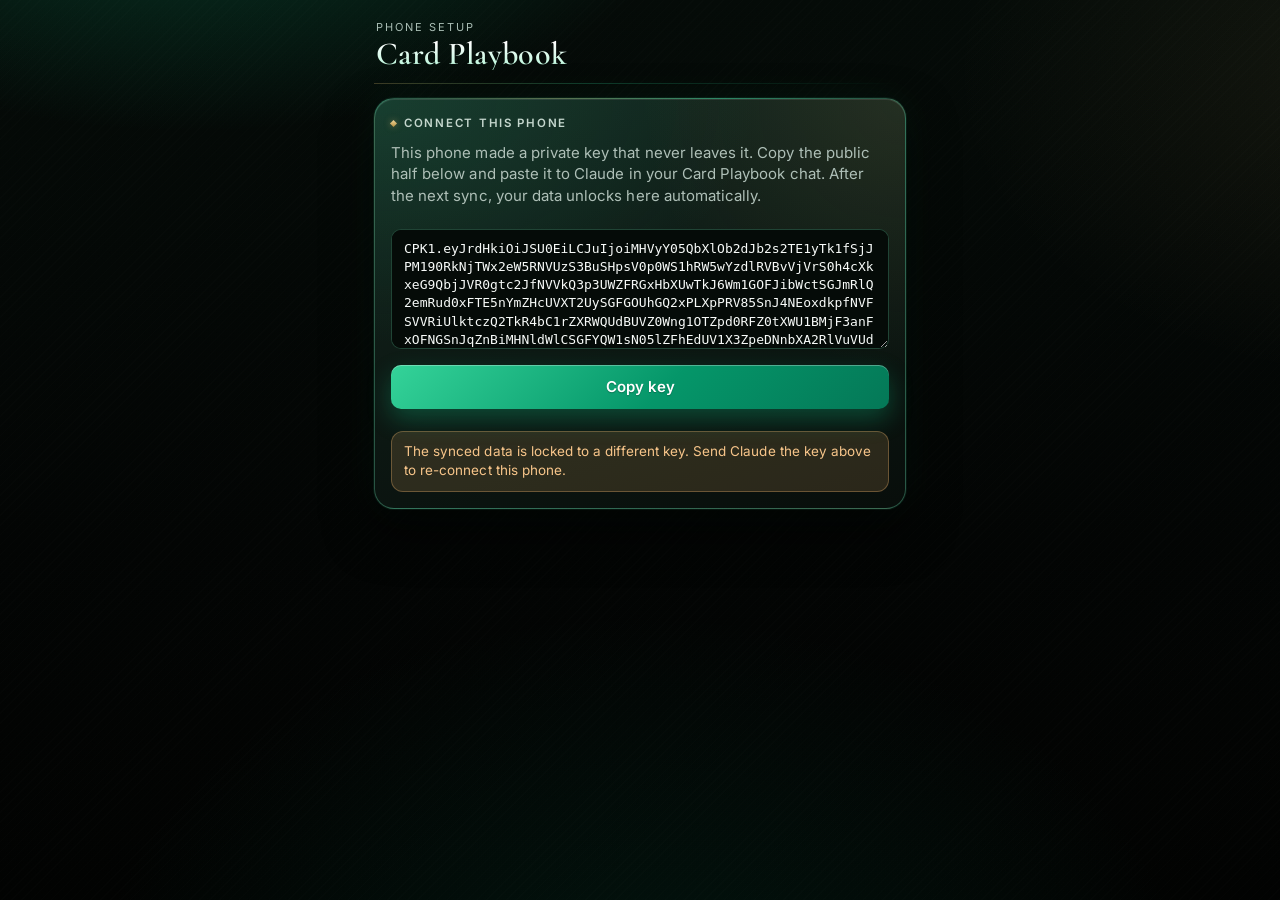
<file: index.html>
<!DOCTYPE html>
<html lang="en">
<head>
<meta charset="utf-8">
<meta name="viewport" content="width=device-width, initial-scale=1, viewport-fit=cover">
<meta name="theme-color" content="#06100c">
<meta name="apple-mobile-web-app-capable" content="yes">
<meta name="mobile-web-app-capable" content="yes">
<meta name="apple-mobile-web-app-status-bar-style" content="black-translucent">
<meta name="apple-mobile-web-app-title" content="Card Playbook">
<meta name="robots" content="noindex">
<link rel="apple-touch-icon" href="icon-180.png">
<link rel="icon" href="icon-180.png">
<title>Card Playbook</title>
<style id="css">
@import url('https://fonts.googleapis.com/css2?family=Cormorant+Garamond:wght@500;600;700&family=Inter:wght@400;500;600;700&display=swap');
:root{color-scheme:dark;--bg:#070b09;--card:#0f1613;--ink:#eef3ef;--muted:#8a9c94;--line:rgba(110,231,183,.13);--accent:#34d399;--accent-soft:rgba(52,211,153,.13);--warn:#f2b46d;--warn-soft:rgba(242,180,109,.11);--bar:#16211c;--c2:#d6b46a;--c3:#7fa7d9;--b1:#5b6b64;--b2:#34d399;--b3:#0f9f73;--b4:#d6b46a;--b5:#e08a5e;--b6:#7fa7d9;--b7:#a99fc9}
*{box-sizing:border-box}
body{margin:0;background:var(--bg);color:var(--ink);font:15px/1.45 -apple-system,BlinkMacSystemFont,"SF Pro Text","Segoe UI",Roboto,sans-serif;-webkit-font-smoothing:antialiased}
.wrap{max-width:560px;margin:0 auto;padding:16px 16px 96px}
header{display:flex;justify-content:space-between;align-items:baseline;margin:4px 0 14px}
h1{font-size:22px;letter-spacing:-.01em;margin:0}
.save{font-size:12px;color:var(--muted)}
.synclink{color:var(--accent);font-weight:600;text-decoration:none}
nav{display:grid;grid-template-columns:repeat(4,1fr);gap:4px;background:var(--card);border:1px solid var(--line);border-radius:12px;padding:4px;margin-bottom:16px;position:sticky;top:8px;z-index:5}
nav button{border:0;background:none;color:var(--muted);font:inherit;font-size:12px;line-height:1.15;font-weight:600;padding:8px 0;border-radius:9px;cursor:pointer}
nav button.on{background:var(--accent-soft);color:var(--accent)}
.card{background:var(--card);border:1px solid var(--line);border-radius:14px;padding:16px;margin-bottom:12px}
h2{font-size:13px;text-transform:uppercase;letter-spacing:.06em;color:var(--muted);margin:0 0 10px;font-weight:600}
.cats{display:grid;grid-template-columns:1fr 1fr;gap:8px}
.cats button{text-align:left;border:1px solid var(--line);background:var(--card);color:var(--ink);border-radius:12px;padding:12px;font:inherit;font-weight:600;cursor:pointer}
.cats button span{display:block;font-size:12px;font-weight:400;color:var(--muted);margin-top:2px}
.cats button.on{border-color:var(--accent);background:var(--accent-soft)}
.pick{font-size:24px;font-weight:700;letter-spacing:-.01em;margin:2px 0}
.rate{display:inline-block;background:var(--accent-soft);color:var(--accent);font-weight:700;font-size:13px;border-radius:99px;padding:2px 10px;margin-bottom:8px}
.why{color:var(--muted);margin:6px 0 0}
.rank{margin-top:12px;border-top:1px solid var(--line)}
.rk{display:flex;align-items:center;gap:10px;padding:10px 0;border-bottom:1px solid var(--line);cursor:pointer}
.rk:last-child{border-bottom:0}
.dot{width:18px;height:18px;border-radius:50%;border:2px solid var(--line);flex:none}
.rk.sel .dot{border:6px solid var(--accent)}
.rk .nm{flex:1;min-width:0}
.rk .nm b{display:block;font-weight:600}
.rk .nm small{color:var(--muted)}
.rk .pc{font-weight:700;font-variant-numeric:tabular-nums}
.rk.na{opacity:.5;cursor:default}
.row{display:flex;gap:8px;margin-top:12px}
input[type=number],input[type=text],select{flex:1;min-width:0;font:inherit;font-size:16px;padding:10px 12px;border:1px solid var(--line);border-radius:10px;background:var(--bg);color:var(--ink)}
select{appearance:none;-webkit-appearance:none}
.btn{border:0;background:var(--accent);color:#fff;font:inherit;font-weight:600;padding:10px 16px;border-radius:10px;cursor:pointer}
@media (prefers-color-scheme:dark){.btn{color:#10201a}}
.btn.ghost{background:none;color:var(--accent);border:1px solid var(--line)}
.btn.danger{background:none;color:var(--warn);border:1px solid var(--line)}
.meter{margin:12px 0 4px}
.mhead{display:flex;justify-content:space-between;font-size:14px;margin-bottom:6px;gap:8px}
.mhead b{font-variant-numeric:tabular-nums;white-space:nowrap}
.bar{height:10px;background:var(--bar);border-radius:99px;overflow:hidden}
.bar i{display:block;height:100%;background:var(--accent);border-radius:99px;transition:width .3s}
.bar.warn i{background:var(--warn)}
.ticks{position:relative;height:18px;font-size:11px;color:var(--muted)}
.ticks span{position:absolute;transform:translateX(-50%);top:3px}
.big{font-size:30px;font-weight:700;letter-spacing:-.02em;font-variant-numeric:tabular-nums}
.sub{color:var(--muted);font-size:14px}
.note{background:var(--warn-soft);color:var(--warn);border-radius:10px;padding:10px 12px;font-size:14px;margin-top:10px}
.ok{background:var(--accent-soft);color:var(--accent)}
.credit{display:flex;align-items:center;gap:12px;padding:11px 0;border-top:1px solid var(--line);cursor:pointer}
.credit:first-of-type{border-top:0}
.chk{width:24px;height:24px;border-radius:7px;border:2px solid var(--line);flex:none;display:grid;place-items:center}
.credit.done .chk{background:var(--accent);border-color:var(--accent)}
.credit.done .chk::after{content:"";width:6px;height:11px;border:solid var(--card);border-width:0 2.5px 2.5px 0;transform:rotate(45deg) translate(-1px,-1px)}
.credit.done .ctext b{color:var(--muted);text-decoration:line-through}
.ctext{flex:1}
.ctext b{display:block;font-weight:600}
.ctext small{color:var(--muted)}
.amt{font-weight:700;font-variant-numeric:tabular-nums}
.toast{position:fixed;left:50%;bottom:24px;transform:translateX(-50%);background:var(--ink);color:var(--bg);padding:10px 16px;border-radius:99px;font-size:14px;opacity:0;transition:opacity .2s;pointer-events:none;z-index:20}
.toast.show{opacity:1}
body.busy #app{pointer-events:none;opacity:.7;transition:opacity .2s}
.foot{font-size:12px;color:var(--muted);text-align:center;margin-top:18px}
label.inline{display:flex;align-items:center;justify-content:space-between;gap:10px;font-size:14px;margin-top:8px}
label.inline input,label.inline select{max-width:150px;flex:none}
textarea{width:100%;min-height:88px;font:13px/1.4 ui-monospace,Menlo,monospace;padding:10px 12px;border:1px solid var(--line);border-radius:10px;background:var(--bg);color:var(--ink);resize:vertical;margin-top:10px;word-break:break-all}
.chead{display:flex;justify-content:space-between;align-items:center;gap:8px}
.chead b{font-size:17px}
.tags{display:flex;flex-wrap:wrap;gap:6px;margin-top:8px}
.tag{font-size:12px;background:var(--bar);border-radius:99px;padding:2px 9px;color:var(--ink)}
.tag.hi{background:var(--accent-soft);color:var(--accent);font-weight:600}
.grid3{display:grid;grid-template-columns:1.2fr .8fr 1fr;gap:8px;align-items:center;margin-top:8px;font-size:14px}
.grid3 input{width:100%;padding:8px 10px;font-size:16px}
.grid3 .h{font-size:12px;color:var(--muted);text-transform:uppercase;letter-spacing:.05em}
.check{display:flex;align-items:center;gap:10px;margin-top:12px;font-size:14px}
.check input{width:20px;height:20px}
.link{background:none;border:0;color:var(--accent);font:inherit;font-weight:600;cursor:pointer;padding:0}
.calcrow{display:flex;align-items:center;gap:10px;margin-top:8px;flex-wrap:wrap}
.calcrow input{flex:0 0 150px;width:150px;padding:8px 10px}
.calcout{display:block;font-weight:700;color:var(--accent);font-variant-numeric:tabular-nums;margin-top:2px}
.calcout:empty{display:none}
details.earn{margin-top:12px;border-top:1px solid var(--line);padding-top:10px}
.cvt{margin-top:14px;border-top:1px solid var(--line);padding-top:12px}
.cvt h3{font-size:12px;text-transform:uppercase;letter-spacing:.06em;color:var(--muted);margin:0 0 6px;font-weight:600}
.cvt .net{display:flex;align-items:baseline;justify-content:space-between;gap:8px}
.cvt .net .big{font-size:26px}
.sbar{position:relative;display:flex;height:12px;background:var(--bar);border-radius:99px;overflow:visible;margin:10px 0 4px}
.sbar i{display:block;height:100%}
.sbar i:first-child{border-radius:99px 0 0 99px}
.sbar .fee{position:absolute;top:-4px;bottom:-4px;width:2px;background:var(--ink);border-radius:2px}
.legend{display:flex;flex-wrap:wrap;gap:4px 12px;font-size:12px;color:var(--muted);margin-bottom:6px}
.legend span::before{content:"";display:inline-block;width:8px;height:8px;border-radius:2px;margin-right:5px;background:var(--k)}
.lines{margin-top:6px}
.line{display:flex;justify-content:space-between;gap:10px;padding:6px 0;font-size:14px;border-bottom:1px solid var(--line)}
.line b{font-variant-numeric:tabular-nums}
.line.tot{border-bottom:0;font-weight:700}
.cred{display:flex;align-items:center;gap:10px;padding:8px 0;border-bottom:1px solid var(--line);font-size:14px}
.cred:last-child{border-bottom:0}
.cred .ctext{flex:1;min-width:0}
.cred small{display:block;color:var(--muted)}
.step{display:flex;align-items:center;gap:6px}
.step button{width:30px;height:30px;border-radius:8px;border:1px solid var(--line);background:var(--bg);color:var(--ink);font:inherit;font-size:17px;line-height:1;cursor:pointer}
.step span{min-width:44px;text-align:center;font-variant-numeric:tabular-nums;font-size:13px}
details.earn summary{display:flex;justify-content:space-between;align-items:center;cursor:pointer;list-style:none;font-size:14px;font-weight:600}
details.earn summary::-webkit-details-marker{display:none}
details.earn summary::after{content:"";width:7px;height:7px;border:solid var(--muted);border-width:0 2px 2px 0;transform:rotate(45deg);margin-left:10px;transition:transform .2s}
details.earn[open] summary::after{transform:rotate(-135deg)}
details.earn summary span{margin-left:auto;font-variant-numeric:tabular-nums;color:var(--accent)}
.erow{display:grid;grid-template-columns:1fr auto;gap:2px 10px;padding:8px 0;border-bottom:1px solid var(--line);font-size:14px}
.erow:last-child{border-bottom:0}
.erow b{font-weight:600;font-variant-numeric:tabular-nums;text-align:right}
.erow small{color:var(--muted);grid-column:1/-1}
.ebar{grid-column:1/-1;height:6px;background:var(--bar);border-radius:99px;overflow:hidden}
.ebar i{display:block;height:100%;background:var(--accent);border-radius:99px}
.stmt{display:flex;align-items:center;gap:10px;padding:9px 0;border-bottom:1px solid var(--line);font-size:14px}
.stmt:last-of-type{border-bottom:0}
.stmt .nm{flex:1;min-width:0}
.stmt .nm b{display:block;font-weight:600}
.stmt .nm small{color:var(--muted)}
.stmt .soon{color:var(--warn);font-weight:600}
.stmt label{display:flex;align-items:center;gap:6px;font-size:12px;color:var(--muted)}
.stmt input{width:56px;flex:none;padding:7px 6px;font-size:16px;text-align:center}
.stmt .ins{display:flex;gap:6px;align-items:flex-start}
.tip{padding:12px 0;border-bottom:1px solid var(--line)}
.tip:last-child{border-bottom:0;padding-bottom:0}
.tip:first-of-type{padding-top:2px}
.tip .th{display:flex;justify-content:space-between;align-items:baseline;gap:10px}
.tip .th b{font-weight:600}
.tip .imp{flex:none;font-size:12px;font-weight:700;color:var(--accent);background:var(--accent-soft);border-radius:99px;padding:2px 9px;white-space:nowrap}
.tip .imp.w{color:var(--warn);background:var(--warn-soft)}
.tip p{margin:4px 0 0;color:var(--muted);font-size:14px}
.kpis{display:grid;grid-template-columns:1fr 1fr;gap:10px;margin-top:6px}
.kpi{background:var(--bg);border-radius:10px;padding:10px 12px}
.kpi b{display:block;font-size:20px;font-variant-numeric:tabular-nums;letter-spacing:-.01em}
.kpi span{font-size:12px;color:var(--muted)}
.ibar{display:grid;grid-template-columns:1fr auto;gap:3px 10px;padding:7px 0;font-size:14px}
.ibar .tr{grid-column:1/-1;height:10px;background:var(--bar);border-radius:99px;overflow:hidden}
.ibar .tr i{display:block;height:100%;border-radius:99px}
.ibar b{font-variant-numeric:tabular-nums}
.stack{display:flex;height:22px;border-radius:7px;overflow:hidden;margin:4px 0 2px;background:var(--bar)}
.stack i{display:block;height:100%}
.stk-l{display:flex;justify-content:space-between;font-size:12px;color:var(--muted);margin-top:10px}
.btab{width:100%;border-collapse:collapse;font-size:14px;margin-top:10px}
.btab th{font-size:11px;text-transform:uppercase;letter-spacing:.05em;color:var(--muted);font-weight:600;text-align:right;padding:4px 0}
.btab th:first-child,.btab td:first-child{text-align:left}
.btab td{padding:7px 0;border-top:1px solid var(--line);text-align:right;font-variant-numeric:tabular-nums}
.btab td:first-child span{display:inline-block;width:9px;height:9px;border-radius:2px;margin-right:7px;vertical-align:0}
.btab .dn{color:var(--accent);font-weight:600}
.btab .up{color:var(--warn);font-weight:600}
.btab tr.tot td{font-weight:700}
.stmt .ins label{flex-direction:column;gap:2px;align-items:center}
.stmt .nm small.ln{display:block}
/* ---- Luxe theme: deep emerald on black ---- */
body{background:radial-gradient(1100px 560px at 50% -220px,rgba(16,185,129,.24),transparent 62%),radial-gradient(700px 420px at 110% 30%,rgba(4,120,87,.10),transparent 70%),linear-gradient(180deg,#06100c 0%,#040706 70%);background-attachment:fixed;font-family:Inter,-apple-system,BlinkMacSystemFont,"SF Pro Text","Segoe UI",Roboto,sans-serif;letter-spacing:.003em}
::selection{background:rgba(52,211,153,.35)}
header{padding:2px 2px 12px;border-bottom:1px solid var(--line);margin-bottom:14px}
h1{font-family:"Cormorant Garamond",Georgia,serif;font-size:31px;font-weight:600;letter-spacing:.01em;background:linear-gradient(180deg,#f4fbf7 10%,#8fe3bf 100%);-webkit-background-clip:text;background-clip:text;color:transparent}
.save{color:#7f948a}
nav{background:rgba(8,14,11,.78);backdrop-filter:blur(16px) saturate(140%);-webkit-backdrop-filter:blur(16px) saturate(140%);border:1px solid var(--line);border-radius:16px;box-shadow:0 10px 28px rgba(0,0,0,.45)}
nav button{position:relative;color:#7f948a;letter-spacing:.02em}
nav button.on{background:linear-gradient(180deg,rgba(52,211,153,.24),rgba(16,185,129,.08));color:#d1fae5;box-shadow:inset 0 0 0 1px rgba(52,211,153,.35)}
.card{background:linear-gradient(160deg,rgba(21,35,29,.94),rgba(10,16,13,.97));border:1px solid var(--line);border-radius:18px;box-shadow:inset 0 1px 0 rgba(255,255,255,.04),0 14px 34px rgba(0,0,0,.38)}
h2{color:#93ada2;letter-spacing:.15em;font-size:11.5px}
.big,.pick{font-family:"Cormorant Garamond",Georgia,serif;font-weight:600;letter-spacing:0;color:#f2f7f4}
.big{font-size:38px;line-height:1.1}.pick{font-size:31px}
.big .sub,.pick .sub{font-family:Inter,-apple-system,sans-serif}
.chead b{font-family:"Cormorant Garamond",Georgia,serif;font-size:21px;font-weight:600;letter-spacing:.005em}
.amt{color:#6ee7b7}
.btn{background:linear-gradient(135deg,#10b981 0%,#047857 100%);color:#ecfdf5;box-shadow:0 8px 20px rgba(16,185,129,.22),inset 0 1px 0 rgba(255,255,255,.2)}
.btn.ghost{background:rgba(52,211,153,.06);color:#a7f3d0;border:1px solid rgba(52,211,153,.24);box-shadow:none}
.btn.danger{background:rgba(242,180,109,.04);box-shadow:none}
.link,.synclink{color:#6ee7b7}
.tag{background:rgba(255,255,255,.045);color:#cfdcd5;border:1px solid rgba(255,255,255,.06)}
.tag.hi{background:rgba(52,211,153,.12);color:#6ee7b7;border-color:rgba(52,211,153,.26)}
.rate{background:rgba(52,211,153,.12);color:#6ee7b7;box-shadow:inset 0 0 0 1px rgba(52,211,153,.25)}
.bar,.ebar,.ibar .tr,.stack{background:#16211c}
.bar i,.ebar i{background:linear-gradient(90deg,#047857,#34d399);box-shadow:0 0 12px rgba(52,211,153,.35)}
.cats button{background:rgba(255,255,255,.02)}
.cats button.on{background:rgba(52,211,153,.10);border-color:rgba(52,211,153,.55);box-shadow:0 0 0 1px rgba(52,211,153,.2)}
.rk.sel .dot{border-color:#34d399}
input[type=number],input[type=text],input[type=search],input[type=date],select,textarea{background:#08100c!important;border-color:rgba(110,231,183,.16)!important;color:var(--ink)!important}
input:focus,select:focus,textarea:focus{outline:none;border-color:#34d399!important;box-shadow:0 0 0 3px rgba(52,211,153,.18)}
.note{border:1px solid rgba(242,180,109,.18)}
.note.ok,.ok{border-color:rgba(52,211,153,.22)}
.kpi{background:rgba(255,255,255,.03);border:1px solid var(--line)}
.credit.done .chk{background:linear-gradient(135deg,#34d399,#059669);border-color:#34d399}
.toast{background:linear-gradient(135deg,#10b981,#047857);color:#ecfdf5;box-shadow:0 10px 26px rgba(0,0,0,.45)}
.foot{color:#5f7369}
/* red "new" dots */
.rdot{display:inline-block;width:8px;height:8px;border-radius:50%;background:#ff4d5e;box-shadow:0 0 0 2px rgba(6,12,9,.9),0 0 10px rgba(255,77,94,.7);margin-left:7px;vertical-align:middle;position:relative;top:-2px}
nav button .rdot{position:absolute;top:5px;right:7px;margin:0;width:7px;height:7px}
.note.new{background:rgba(255,77,94,.10);color:#ff9aa4;border-color:rgba(255,77,94,.25)}
/* ---- Phone polish ---- */
html{-webkit-text-size-adjust:100%}
body{-webkit-tap-highlight-color:transparent;touch-action:manipulation;overscroll-behavior-y:none}
.wrap{padding:max(14px,env(safe-area-inset-top)) max(14px,env(safe-area-inset-right)) calc(88px + env(safe-area-inset-bottom)) max(14px,env(safe-area-inset-left))}
nav{display:flex;gap:4px;overflow-x:auto;scrollbar-width:none;-webkit-overflow-scrolling:touch;scroll-snap-type:x proximity;top:max(8px,env(safe-area-inset-top))}
nav::-webkit-scrollbar{display:none}
nav button{flex:none;min-height:40px;padding:10px 14px;font-size:13px;white-space:nowrap;scroll-snap-align:center}
.btn{min-height:44px}
label.btn{display:inline-flex;align-items:center;justify-content:center}
.step button{width:36px;height:36px}
/* ---- Card faces (Cards tab) ---- */
.cface{position:relative;aspect-ratio:1.586;border-radius:16px;padding:16px 18px;display:flex;flex-direction:column;justify-content:space-between;gap:8px;overflow:hidden;box-shadow:0 18px 40px rgba(0,0,0,.5),inset 0 1px 0 rgba(255,255,255,.28);margin-bottom:6px}
.cface::before{content:"";position:absolute;inset:0;background:radial-gradient(120% 80% at 0% 0%,rgba(255,255,255,.24),transparent 55%),repeating-linear-gradient(115deg,rgba(255,255,255,.035) 0 2px,transparent 2px 6px);pointer-events:none}
.cface>*{position:relative}
.cf-top{display:flex;justify-content:space-between;align-items:flex-start;gap:10px}
.cf-name{font-family:"Cormorant Garamond",Georgia,serif;font-size:23px;font-weight:600;letter-spacing:.02em;line-height:1.1}
.cf-edit{border:1px solid currentColor;background:rgba(255,255,255,.12);color:inherit;font:inherit;font-size:12px;font-weight:600;padding:4px 11px;border-radius:99px;opacity:.85;cursor:pointer}
.cf-mid{display:flex;align-items:center;gap:12px}
.cf-chip{display:none;width:40px;height:30px;border-radius:6px;background:linear-gradient(135deg,#f5e1a4,#c9a24e 55%,#f1dc9a);box-shadow:inset 0 0 0 1px rgba(0,0,0,.18)}
/* realism layer */
.cface{border-radius:15px;box-shadow:0 22px 44px -10px rgba(0,0,0,.7),0 6px 14px rgba(0,0,0,.35),inset 0 1px 0 rgba(255,255,255,.35),inset 0 -1px 0 rgba(0,0,0,.35),inset 1px 0 0 rgba(255,255,255,.12),inset -1px 0 0 rgba(0,0,0,.2)}
.cface::after{content:"";position:absolute;inset:0;border-radius:inherit;pointer-events:none;opacity:.22;mix-blend-mode:overlay;background-image:url("data:image/svg+xml;utf8,<svg xmlns='http://www.w3.org/2000/svg' width='160' height='160'><filter id='n'><feTurbulence type='fractalNoise' baseFrequency='.9' numOctaves='2' stitchTiles='stitch'/><feColorMatrix values='0 0 0 0 .5 0 0 0 0 .5 0 0 0 0 .5 0 0 0 .9 0'/></filter><rect width='100%' height='100%' filter='url(%23n)'/></svg>")}
.cface::before{background:linear-gradient(115deg,transparent 30%,rgba(255,255,255,.22) 45%,rgba(255,255,255,.05) 52%,transparent 60%),radial-gradient(130% 90% at 0% 0%,rgba(255,255,255,.2),transparent 55%),radial-gradient(90% 70% at 100% 100%,rgba(0,0,0,.28),transparent 60%)}
.cface.metal::before{background:linear-gradient(115deg,transparent 30%,rgba(255,255,255,.3) 45%,rgba(255,255,255,.06) 52%,transparent 60%),repeating-linear-gradient(90deg,rgba(255,255,255,.05) 0 1px,rgba(0,0,0,.04) 1px 2px,transparent 2px 3px),radial-gradient(90% 70% at 100% 100%,rgba(0,0,0,.25),transparent 60%)}
.cf-emv{display:block;width:44px;height:34px;filter:drop-shadow(0 1px 1px rgba(0,0,0,.35))}
.cf-nfc{display:block;width:20px;height:22px;opacity:.8}
.cf-name,.cf-val,.cf-cur,.cf-net,.cf-num{text-shadow:0 -1px 0 rgba(0,0,0,.45),0 1px 0 rgba(255,255,255,.18)}
.cface.light .cf-name,.cface.light .cf-val,.cface.light .cf-cur,.cface.light .cf-net,.cface.light .cf-num{text-shadow:0 1px 0 rgba(255,255,255,.45),0 -1px 0 rgba(0,0,0,.25)}
.cf-num{font-family:"OCR A Std","Courier New",monospace;font-size:13px;letter-spacing:.18em;opacity:.8;margin-left:auto}
.cf-net{font-family:Georgia,serif;font-size:15px;letter-spacing:.06em}
.cf-cur{font-size:11.5px;letter-spacing:.14em;text-transform:uppercase;opacity:.85}
.cface .tags{margin:0;gap:5px}
.cface .tag{background:rgba(255,255,255,.16);border:1px solid rgba(255,255,255,.24);color:inherit;font-size:11.5px;padding:2px 8px}
.cface .tag.hi{background:rgba(255,255,255,.32);border-color:rgba(255,255,255,.5);color:inherit;font-weight:700}
.cface.light .tag{background:rgba(0,0,0,.08);border-color:rgba(0,0,0,.14)}
.cface.light .tag.hi{background:rgba(0,0,0,.17);border-color:rgba(0,0,0,.28)}
.cface.light .cf-edit{background:rgba(0,0,0,.06)}
.cf-bot{display:flex;justify-content:space-between;align-items:flex-end;gap:10px}
.cf-lbl{display:block;font-size:10px;letter-spacing:.14em;text-transform:uppercase;opacity:.75;margin-bottom:2px}
.cf-val{font-family:"Cormorant Garamond",Georgia,serif;font-size:27px;font-weight:600;font-variant-numeric:tabular-nums;line-height:1}
.cf-net{font-size:13px;font-weight:700;letter-spacing:.16em;text-transform:uppercase;font-style:italic;opacity:.9}
.txrow{display:flex;align-items:center;gap:8px;padding:9px 0;border-top:1px solid var(--line,rgba(255,255,255,.08))}
.txm{flex:1;min-width:0;display:flex;flex-direction:column}
.txm b{font-weight:600;white-space:nowrap;overflow:hidden;text-overflow:ellipsis}
.txm span{font-size:12px;opacity:.65}
.txrow select{max-width:118px;font-size:13px;padding:6px 4px;min-height:36px}
.txa{font-variant-numeric:tabular-nums;white-space:nowrap}
.txx{background:none;border:0;color:inherit;opacity:.5;font-size:20px;min-width:32px;min-height:36px;cursor:pointer}

/* ==== Refined shell v2: textures, bottom tab bar, compact lists ==== */
:root{--gold:#d6b46a;--gold-soft:rgba(214,180,106,.12);--glass:rgba(9,15,12,.72);--hair:rgba(214,180,106,.28)}
body{background:
 radial-gradient(900px 520px at 15% -180px,rgba(16,185,129,.22),transparent 60%),
 radial-gradient(700px 480px at 110% 8%,rgba(214,180,106,.07),transparent 65%),
 radial-gradient(800px 600px at 50% 115%,rgba(4,120,87,.14),transparent 70%),
 linear-gradient(180deg,#06100c 0%,#040806 60%,#030504 100%);background-attachment:fixed}
body::before{content:"";position:fixed;inset:0;pointer-events:none;z-index:0;opacity:.06;mix-blend-mode:overlay;background-image:url("data:image/svg+xml;utf8,<svg xmlns='http://www.w3.org/2000/svg' width='180' height='180'><filter id='n'><feTurbulence type='fractalNoise' baseFrequency='.85' numOctaves='3' stitchTiles='stitch'/></filter><rect width='100%' height='100%' filter='url(%23n)'/></svg>")}
body::after{content:"";position:fixed;inset:0;pointer-events:none;z-index:0;background:repeating-linear-gradient(135deg,rgba(255,255,255,.012) 0 1px,transparent 1px 7px)}
.wrap{position:relative;z-index:1;padding-bottom:calc(112px + env(safe-area-inset-bottom))}
/* header */
header{display:flex;justify-content:space-between;align-items:flex-end;padding:6px 2px 14px;margin:0 0 14px;border-bottom:0;position:relative}
header::after{content:"";position:absolute;left:0;right:0;bottom:0;height:1px;background:linear-gradient(90deg,var(--hair),rgba(52,211,153,.25) 40%,transparent)}
.eyebrow{font-size:11px;letter-spacing:.18em;text-transform:uppercase;color:#8aa197;margin-bottom:2px}
h1{font-size:32px;line-height:1}
.hdr-r{display:flex;align-items:center;gap:10px}
.save{font-size:11.5px;letter-spacing:.04em}.save.err{color:var(--warn)}
.gear{width:38px;height:38px;border-radius:12px;border:1px solid var(--line);background:rgba(255,255,255,.03);color:#a7c4b8;display:grid;place-items:center;cursor:pointer;padding:0}
.gear svg{width:19px;height:19px}.gear.on{color:#d1fae5;border-color:rgba(52,211,153,.45);background:rgba(52,211,153,.12)}
/* segmented sub-tabs */
.seg{display:flex;gap:4px;padding:4px;margin:0 0 14px;border-radius:14px;background:var(--glass);border:1px solid var(--line);backdrop-filter:blur(14px);-webkit-backdrop-filter:blur(14px);position:sticky;top:max(8px,env(safe-area-inset-top));z-index:6;box-shadow:0 8px 24px rgba(0,0,0,.35)}
.seg button{flex:1;border:0;background:none;color:#86a094;font:inherit;font-size:13.5px;font-weight:600;padding:9px 6px;border-radius:10px;cursor:pointer;position:relative;transition:background .2s,color .2s}
.seg button.on{color:#ecfdf5;background:linear-gradient(180deg,rgba(52,211,153,.26),rgba(16,185,129,.1));box-shadow:inset 0 0 0 1px rgba(52,211,153,.35),0 4px 14px rgba(16,185,129,.15)}
.seg .rdot{position:absolute;top:7px;right:10px;margin:0}
/* bottom tab bar */
nav.tabbar{grid-template-columns:repeat(6,1fr)!important;position:fixed;left:50%;transform:translateX(-50%);bottom:max(10px,env(safe-area-inset-bottom));top:auto;width:min(528px,calc(100% - 20px));display:grid;grid-template-columns:repeat(5,1fr);gap:2px;padding:6px;margin:0;border-radius:22px;overflow:visible;background:rgba(7,12,10,.82);border:1px solid rgba(110,231,183,.16);box-shadow:0 18px 40px rgba(0,0,0,.6),inset 0 1px 0 rgba(255,255,255,.05);backdrop-filter:blur(20px) saturate(150%);-webkit-backdrop-filter:blur(20px) saturate(150%);z-index:10;scroll-snap-type:none}
nav.tabbar button{display:flex;flex-direction:column;align-items:center;gap:3px;min-height:52px;padding:7px 0 5px;border-radius:16px;background:none;color:#728a80;font-size:10.5px;letter-spacing:.04em;box-shadow:none;scroll-snap-align:none}
nav.tabbar .ti{position:relative;width:24px;height:24px}
nav.tabbar svg{width:24px;height:24px}
nav.tabbar .tl{font-weight:600}
nav.tabbar button.on{color:#d1fae5;background:radial-gradient(80% 90% at 50% 0%,rgba(52,211,153,.22),rgba(52,211,153,.04) 70%);box-shadow:inset 0 0 0 1px rgba(52,211,153,.22)}
nav.tabbar button.on svg{filter:drop-shadow(0 0 8px rgba(52,211,153,.55))}
nav.tabbar .rdot{position:absolute;top:-2px;right:-5px;margin:0}
.toast{bottom:calc(96px + env(safe-area-inset-bottom))}
/* view transition */
.view.enter{animation:vin .32s cubic-bezier(.2,.7,.2,1)}
@keyframes vin{from{opacity:0;transform:translateY(8px)}to{opacity:1;transform:none}}
@media (prefers-reduced-motion:reduce){.view.enter{animation:none}}
/* cards */
.card{position:relative;border-radius:20px;background:
 radial-gradient(120% 90% at 0% 0%,rgba(52,211,153,.06),transparent 55%),
 linear-gradient(165deg,rgba(22,36,30,.95),rgba(9,15,12,.97));border:1px solid rgba(110,231,183,.11)}
.card::before{content:"";position:absolute;left:20px;right:20px;top:-1px;height:1px;background:linear-gradient(90deg,transparent,var(--hair),rgba(52,211,153,.4),transparent);pointer-events:none}
.card.hero{background:
 radial-gradient(90% 120% at 100% 0%,rgba(214,180,106,.10),transparent 55%),
 radial-gradient(120% 100% at 0% 0%,rgba(52,211,153,.14),transparent 60%),
 linear-gradient(165deg,rgba(20,40,32,.96),rgba(8,14,11,.98));border-color:rgba(110,231,183,.18)}
h2{display:flex;align-items:center;gap:8px;color:#9cb6aa}
h2::before{content:"";width:5px;height:5px;flex:none;transform:rotate(45deg);background:linear-gradient(135deg,#f1d79a,#b8913f);box-shadow:0 0 6px rgba(214,180,106,.5)}
.big:not([style]){background:linear-gradient(180deg,#ffffff 0%,#b7f0d6 120%);-webkit-background-clip:text;background-clip:text;color:transparent}
.big:not([style]) .sub{-webkit-text-fill-color:var(--muted);color:var(--muted)}
.hint{color:#7f978c;font-size:13px;line-height:1.5;margin:10px 0 0}
.wide{width:100%;margin:2px 0 12px}
.kpis.three{grid-template-columns:repeat(3,1fr);gap:8px;margin-top:12px}
.kpis.three .kpi{padding:10px}
.kpis.three .kpi b{font-size:17px}
.kpi{background:linear-gradient(160deg,rgba(255,255,255,.04),rgba(255,255,255,.01))}
/* collapsible sections */
details.more>summary{display:flex;align-items:center;gap:8px;cursor:pointer;list-style:none;font-size:11.5px;font-weight:600;letter-spacing:.15em;text-transform:uppercase;color:#9cb6aa}
details.more>summary::-webkit-details-marker{display:none}
details.more>summary::before{content:"";width:5px;height:5px;flex:none;transform:rotate(45deg);background:linear-gradient(135deg,#f1d79a,#b8913f)}
details.more>summary::after{content:"";width:7px;height:7px;margin-left:auto;flex:none;border:solid #7f978c;border-width:0 1.8px 1.8px 0;transform:rotate(45deg) translateY(-2px);transition:transform .2s}
details.more[open]>summary::after{transform:rotate(-135deg) translateY(-2px)}
details.more[open]>summary{margin-bottom:10px}
details.more .sumr{margin-left:auto;font-size:12px;letter-spacing:0;text-transform:none;color:var(--warn);font-weight:600}
.card details.more{margin-top:12px;padding-top:12px;border-top:1px solid var(--line)}
details.vt .cvt{margin-top:6px;border-top:0;padding-top:0}
/* Pay tiles */
.cats button{position:relative;display:flex;flex-direction:column;gap:1px;padding:12px 12px 12px 54px;min-height:62px;justify-content:center;border-radius:14px;background:linear-gradient(160deg,rgba(255,255,255,.035),rgba(255,255,255,.008));transition:transform .15s,border-color .2s,background .2s}
.cats button:active{transform:scale(.98)}
.cats button b{font-weight:600}
.cats button span{margin:0}
.cats .ci{position:absolute;left:11px;top:50%;transform:translateY(-50%);width:32px;height:32px;border-radius:10px;display:grid;place-items:center;color:var(--k);background:color-mix(in srgb,var(--k) 15%,transparent);box-shadow:inset 0 0 0 1px color-mix(in srgb,var(--k) 30%,transparent)}
.cats .ci svg{width:18px;height:18px}
.cats button.on{border-color:color-mix(in srgb,var(--k) 70%,transparent);background:linear-gradient(160deg,color-mix(in srgb,var(--k) 16%,transparent),rgba(255,255,255,.01));box-shadow:0 0 0 1px color-mix(in srgb,var(--k) 25%,transparent),0 8px 22px color-mix(in srgb,var(--k) 14%,transparent)}
.rk{border-radius:10px}
.rk.sel{background:linear-gradient(90deg,rgba(52,211,153,.08),transparent)}
/* toolbar: search + chips */
.toolbar{position:sticky;top:calc(max(8px,env(safe-area-inset-top)) + 58px);z-index:5;margin:0 -4px 10px;padding:8px 4px 4px;background:linear-gradient(180deg,rgba(5,10,8,.97) 88%,rgba(5,10,8,0));backdrop-filter:blur(10px);-webkit-backdrop-filter:blur(10px)}
.search{display:flex;align-items:center;gap:8px;padding:0 12px;border-radius:14px;border:1px solid rgba(110,231,183,.16);background:#08100c}
.search svg{width:18px;height:18px;color:#7f978c;flex:none}
.search input{border:0!important;background:transparent!important;box-shadow:none!important;padding:11px 0!important;width:100%}
.chips{display:flex;gap:6px;overflow-x:auto;padding:8px 0 2px;scrollbar-width:none;-webkit-overflow-scrolling:touch}
.chips::-webkit-scrollbar{display:none}
.chip{flex:none;display:inline-flex;align-items:center;gap:6px;border:1px solid var(--line);background:rgba(255,255,255,.025);color:#cfe0d8;border-radius:999px;padding:7px 12px;font:inherit;font-size:13px;white-space:nowrap;cursor:pointer}
.chip span{color:#7f978c;font-variant-numeric:tabular-nums}
.chip.on{border-color:color-mix(in srgb,var(--k) 65%,transparent);background:color-mix(in srgb,var(--k) 14%,transparent);color:#fff}
.chip.on span{color:#e6efe9}
.cdot{display:inline-block;width:8px;height:8px;border-radius:50%;background:var(--k);box-shadow:0 0 6px color-mix(in srgb,var(--k) 60%,transparent);flex:none}
/* compact list rows */
.card.list{padding:4px 16px}
.ofr{display:flex;gap:10px;padding:13px 0;border-top:1px solid rgba(110,231,183,.08);content-visibility:auto;contain-intrinsic-size:auto 92px}
.ofr:first-child{border-top:0}
.ofr.lz:not(.q){display:none}
.ofr-m{flex:1;min-width:0}
.ofr-t{display:flex;justify-content:space-between;align-items:baseline;gap:10px}
.ofr-t b{font-family:"Cormorant Garamond",Georgia,serif;font-size:19px;font-weight:600;line-height:1.15;min-width:0;overflow:hidden;text-overflow:ellipsis;white-space:nowrap}
.ofr-t .amt{flex:none;font-weight:700;font-variant-numeric:tabular-nums;color:#6ee7b7;max-width:48%;text-align:right;font-size:14px}
.ofr-s{display:flex;align-items:center;gap:6px;font-size:12.5px;color:#8aa197;margin-top:2px;white-space:nowrap;overflow:hidden;text-overflow:ellipsis}
.ofr-s.free{display:block;white-space:normal}
.ofr-s .cdot{width:6px;height:6px}
.ofr-f{display:flex;flex-wrap:wrap;align-items:center;gap:5px;margin-top:8px}
.ofr-a{margin-left:auto;display:flex;gap:5px}
.pill{font-size:11.5px;line-height:1;padding:6px 9px;border-radius:99px;background:rgba(255,255,255,.04);border:1px solid rgba(255,255,255,.06);color:#c3d3cb;font-family:inherit;white-space:nowrap}
.pill.warn{background:var(--warn-soft);border-color:rgba(242,180,109,.25);color:var(--warn)}
.pill.ok{background:rgba(52,211,153,.1);border-color:rgba(52,211,153,.25);color:#6ee7b7}
.pill.act{background:rgba(214,180,106,.1);border-color:rgba(214,180,106,.35);color:#ecd49a;cursor:pointer;font-weight:600}
.pill.code{background:rgba(52,211,153,.12);border-color:rgba(52,211,153,.35);color:#a7f3d0;cursor:pointer;font-weight:700;letter-spacing:.04em}
.mini{font:inherit;font-size:12px;font-weight:600;line-height:1;padding:7px 11px;min-height:30px;border-radius:9px;border:1px solid rgba(110,231,183,.2);background:rgba(52,211,153,.06);color:#a7f3d0;cursor:pointer;text-decoration:none;display:inline-flex;align-items:center}
.mini.x{color:#9aa9a2;border-color:rgba(255,255,255,.08);background:none;padding:7px 9px}
h3.sec{display:flex;align-items:center;gap:8px;margin:18px 4px 8px;font-family:"Cormorant Garamond",Georgia,serif;font-size:20px;font-weight:600;color:#e9f2ed}
h3.sec span{font-family:Inter,sans-serif;font-size:11px;font-weight:700;color:#0b1a14;background:#6ee7b7;border-radius:99px;padding:2px 7px}
/* wallet card wrapper */
.card.cwrap{padding:12px 12px 6px;background:linear-gradient(170deg,rgba(18,30,25,.9),rgba(8,13,11,.96))}
.card.cwrap .meter,.card.cwrap details.earn{margin-left:4px;margin-right:4px}
.card.cwrap details.earn{margin-top:10px;padding-bottom:8px}
.cface{margin-bottom:10px}
/* quieter notes */
.note{border-radius:12px;font-size:13.5px;line-height:1.45}
/* sync log list */
.stmts .stmt:first-of-type{padding-top:0}
.perk{display:flex;align-items:center;gap:8px;margin:2px 0 6px;font-size:13.5px;font-weight:600;color:#ecd49a}
.perk svg{width:17px;height:17px;flex:none;color:#e6c776}
.rk small.pk{display:block;font-size:12px;color:#c9b27a;margin-top:1px}
.rk small.pk.neg{color:#e7a07a}
details.pkd,details.perkd{margin-top:2px}
details.pkd>summary,details.perkd>summary{list-style:none;cursor:pointer}
details.pkd>summary::-webkit-details-marker,details.perkd>summary::-webkit-details-marker{display:none}
details.pkd>summary.pk{display:flex;align-items:baseline;gap:6px;flex-wrap:wrap}
.pkm{display:inline-flex;align-items:center;gap:4px;font-size:11px;font-weight:700;letter-spacing:.04em;color:#e6c776;border-bottom:1px dotted rgba(230,199,118,.6);line-height:1.3;white-space:nowrap}
.pkm::after{content:"";width:5px;height:5px;border:solid currentColor;border-width:0 1.5px 1.5px 0;transform:rotate(45deg) translateY(-2px);transition:transform .2s}
details[open]>summary .pkm::after{transform:rotate(-135deg) translateY(-1px)}
details.perkd>summary.perk{flex-wrap:wrap}
details.perkd>summary.perk .pkm{margin-left:auto}
.pki{margin:8px 0 4px;padding:10px 12px;border-radius:12px;background:linear-gradient(160deg,rgba(214,180,106,.09),rgba(214,180,106,.03));border:1px solid rgba(214,180,106,.22);color:#d9e4de;font-size:13px;line-height:1.55;animation:vin .25s ease}
.pks{display:block;margin-top:6px;font-size:11px;color:#8aa197}
.rk summary.pk{font-size:12px;color:#c9b27a;margin-top:1px}
.rk summary.pk.neg{color:#e7a07a}
.fcface{background:radial-gradient(120% 140% at 100% 0%,rgba(214,180,106,.22),transparent 50%),linear-gradient(135deg,#0d0f0e 0%,#1a1d1b 55%,#2a2e2b 100%);color:#efe6cf}
.fcface::before{background:repeating-linear-gradient(90deg,rgba(255,255,255,.035) 0 1px,transparent 1px 3px),linear-gradient(115deg,transparent 35%,rgba(255,255,255,.14) 47%,transparent 58%)}
.fcface .cf-name{letter-spacing:.08em;text-transform:uppercase;font-size:20px;color:#ecd49a}
.fc-badge{font-size:10px;letter-spacing:.2em;text-transform:uppercase;border:1px solid rgba(236,212,154,.5);color:#ecd49a;border-radius:99px;padding:4px 9px}
.fcb{padding:9px 0;border-bottom:1px solid var(--line);font-size:14px}
.fcb:last-child{border-bottom:0}
.fcb b{display:block;font-weight:600}
.fcb p{margin:2px 0 0;color:#a9bbb2;font-size:13px;line-height:1.5}
.fcb.num{display:flex;gap:10px;align-items:flex-start}
.fcb.num i{flex:none;width:22px;height:22px;border-radius:50%;display:grid;place-items:center;font-style:normal;font-size:12px;font-weight:700;color:#0b1a14;background:linear-gradient(135deg,#f1d79a,#b8913f)}
.fcb.tipline p{position:relative;padding-left:14px;color:#cfdcd5}
.fcb.tipline p::before{content:"";position:absolute;left:0;top:7px;width:5px;height:5px;transform:rotate(45deg);background:#d6b46a}
.fcsave{margin:10px 4px 4px;padding-top:6px;border-top:1px solid var(--line)}
.perk.fcp{color:#cfe0d8}.perk.fcp svg{color:#d6b46a}
.tgrid{display:grid;grid-template-columns:1fr auto 1fr;gap:8px;align-items:end}
.tgrid2{display:grid;grid-template-columns:1fr 1fr;gap:8px;margin-top:10px}
.tgrid label,.tgrid2 label{display:flex;flex-direction:column;gap:5px;font-size:12px;font-weight:600;letter-spacing:.06em;text-transform:uppercase;color:#9cb6aa;min-width:0}
.tgrid label small,.tgrid2 label small{text-transform:none;letter-spacing:0;font-weight:400;color:#7f978c}
.tgrid input,.tgrid2 input,.tgrid2 select{width:100%;font-size:16px;text-transform:none;letter-spacing:0;font-weight:500}
input[type=date]{min-height:44px;color-scheme:dark}
.tswap{width:40px;height:44px;border-radius:12px;border:1px solid var(--line);background:rgba(255,255,255,.03);color:#a7f3d0;font-size:18px;cursor:pointer}
.segs{display:flex;gap:4px;padding:4px;margin-top:10px;border-radius:12px;background:rgba(0,0,0,.25);border:1px solid var(--line)}
.segs button{flex:1;border:0;background:none;color:#86a094;font:inherit;font-size:13px;font-weight:600;padding:8px 4px;border-radius:9px;cursor:pointer}
.segs button.on{color:#ecfdf5;background:linear-gradient(180deg,rgba(52,211,153,.26),rgba(16,185,129,.1));box-shadow:inset 0 0 0 1px rgba(52,211,153,.35)}
.topt{padding:14px 0;border-top:1px solid rgba(110,231,183,.08)}
.topt:first-child{border-top:0}
.topt.best .to-h b{color:#fff}
.to-h{display:flex;justify-content:space-between;align-items:baseline;gap:10px}
.to-h b{font-family:"Cormorant Garamond",Georgia,serif;font-size:19px;font-weight:600;line-height:1.2}
.to-c{flex:none;text-align:right;font-weight:700;color:#6ee7b7;font-variant-numeric:tabular-nums}
.to-c small{display:block;font-size:11.5px;font-weight:600;color:#c9b27a}
.to-s{font-size:13px;color:#a9bbb2;margin-top:4px;line-height:1.5}
.to-s b{color:#e6efe9;font-weight:600}
.to-f{display:flex;flex-wrap:wrap;gap:5px;margin-top:8px}
.to-f .pill:empty{display:none}
.to-a{display:flex;flex-wrap:wrap;gap:6px;margin-top:10px}
.tsteps{margin-top:8px}
.trow{display:block;width:100%;text-align:left;font:inherit;font-size:13px;color:#cfe0d8;background:none;border:0;border-top:1px solid var(--line);padding:10px 0;cursor:pointer}
.trow:first-of-type{border-top:0}
nav.tabbar .tl{font-size:10px;letter-spacing:.02em}
.live{margin-left:auto;font-size:10.5px;letter-spacing:.06em;text-transform:none;color:#6ee7b7;display:inline-flex;align-items:center;gap:6px}
.live::before{content:"";width:7px;height:7px;border-radius:50%;background:#34d399;box-shadow:0 0 8px #34d399;animation:pulse 1.8s infinite}
@keyframes pulse{0%,100%{opacity:1}50%{opacity:.35}}
.lf{padding:11px 0;border-top:1px solid rgba(110,231,183,.08)}
.lf:first-of-type{border-top:0}
.lf-h{display:flex;justify-content:space-between;align-items:baseline;gap:10px}
.lf-h b{font-weight:600}
.lf-l{font-size:13px;color:#a9bbb2;margin-top:3px;font-variant-numeric:tabular-nums}
.lf-l span{display:inline-block;width:38px;font-size:10.5px;letter-spacing:.1em;text-transform:uppercase;color:#7f978c}
.lf-l sup{color:#e7a07a;font-size:10px}
/* Tab bar position: bottom (default), raised above anything covering the screen edge, or docked at the top */
body.nav-top nav.tabbar{position:sticky!important;top:max(6px,env(safe-area-inset-top))!important;bottom:auto!important;left:auto!important;transform:none!important;width:auto!important;margin:0 0 12px!important;z-index:12}
body.nav-top .seg{position:static!important}
body.nav-top .toolbar{top:calc(max(6px,env(safe-area-inset-top)) + 70px)}
body.nav-top .wrap{padding-bottom:calc(28px + env(safe-area-inset-bottom))!important}
body.nav-top .toast{bottom:calc(24px + env(safe-area-inset-bottom))!important}
html.tracking body:not(.nav-top) nav.tabbar{position:absolute!important;bottom:auto!important;transition:none!important;will-change:top}
body.nav-raised nav.tabbar{bottom:calc(max(10px,env(safe-area-inset-bottom)) + 64px)!important}
body.nav-raised .wrap{padding-bottom:calc(176px + env(safe-area-inset-bottom))!important}
body.nav-raised .toast{bottom:calc(160px + env(safe-area-inset-bottom))!important}
nav.tabbar button{min-height:50px}
@media (max-width:420px){h1{font-size:29px}.cats button{padding-left:50px}.ofr-t b{font-size:18px}}
@media (max-width:420px){h1{font-size:28px}.big{font-size:34px}.pick{font-size:28px}.card{border-radius:16px;padding:14px}.chead b{font-size:19px}}
.swatches{display:grid;grid-template-columns:repeat(3,1fr);gap:8px}
.sw{display:flex;align-items:center;gap:9px;padding:10px;border-radius:12px;border:1px solid rgba(255,255,255,.08);background:rgba(255,255,255,.025);color:#dfe3e6;font:inherit;font-size:13px;font-weight:600;cursor:pointer}
.sw i{width:22px;height:22px;border-radius:50%;flex:none;background:linear-gradient(135deg,var(--a),var(--b));box-shadow:0 0 10px color-mix(in srgb,var(--a) 45%,transparent)}
.sw.on{border-color:var(--a);background:color-mix(in srgb,var(--a) 13%,transparent);color:#fff}
/* ==== Contrast pass: deeper base, brighter text, crisper edges ==== */
:root{--ink:#f8fbf9;--muted:#b3c4bc;--line:rgba(110,231,183,.2);--bar:#1c2b25}
body{background:
 radial-gradient(900px 520px at 15% -180px,rgba(16,185,129,.30),transparent 60%),
 radial-gradient(700px 480px at 110% 8%,rgba(214,180,106,.08),transparent 65%),
 radial-gradient(800px 600px at 50% 115%,rgba(4,120,87,.16),transparent 70%),
 linear-gradient(180deg,#040a07 0%,#020403 60%,#010201 100%);background-attachment:fixed}
h1{background:linear-gradient(180deg,#ffffff 15%,#a7f3d0 110%);-webkit-background-clip:text;background-clip:text}
.eyebrow{color:#a9bdb4}
.card{background:radial-gradient(120% 90% at 0% 0%,rgba(52,211,153,.09),transparent 55%),linear-gradient(165deg,rgba(27,44,37,.98),rgba(11,19,15,.99));border-color:rgba(110,231,183,.26);box-shadow:inset 0 1px 0 rgba(255,255,255,.08),0 18px 42px rgba(0,0,0,.65)}
.card.hero{border-color:rgba(110,231,183,.32);box-shadow:inset 0 1px 0 rgba(255,255,255,.1),0 0 0 1px rgba(52,211,153,.08),0 22px 48px rgba(0,0,0,.7),0 0 40px rgba(16,185,129,.08)}
.card.cwrap{background:linear-gradient(170deg,rgba(24,40,33,.96),rgba(9,15,12,.99))}
h2,details.more>summary{color:#c4d6cd}
.why,.sub,.hint,.rk .nm small,.ctext small,.cred small,.stmt .nm small,.erow small,.tip p,.kpi span,.legend,.stk-l,.foot{color:#aebfb7}
.ofr-s,.to-s,.lf-l,.fcb p,.pks{color:#b9c9c1}
.chip span,.search svg,.lf-l span,.tgrid label small,.tgrid2 label small{color:#98aca3}
.amt,.ofr-t .amt,.to-c,.link,.synclink,.live{color:#86f0c4}
.rate,.tag.hi,.pill.ok{color:#9ff5d0;background:rgba(52,211,153,.17);border-color:rgba(52,211,153,.4)}
.tag{color:#e2ebe6;border-color:rgba(255,255,255,.1)}
.pill{color:#d9e4de;border-color:rgba(255,255,255,.11);background:rgba(255,255,255,.055)}
.btn{background:linear-gradient(135deg,#34d399 0%,#059669 55%,#047857 100%);color:#ffffff;text-shadow:0 1px 1px rgba(0,0,0,.25);box-shadow:0 10px 24px rgba(16,185,129,.32),inset 0 1px 0 rgba(255,255,255,.3)}
.btn.ghost{background:rgba(52,211,153,.1);color:#b4f6d9;border-color:rgba(52,211,153,.4)}
.mini{background:rgba(52,211,153,.11);border-color:rgba(110,231,183,.34);color:#b9f7dc}
.seg,.segs{border-color:rgba(110,231,183,.2)}
.seg button,.segs button{color:#a5bab0}
.seg button.on,.segs button.on{color:#ffffff;background:linear-gradient(180deg,rgba(52,211,153,.42),rgba(16,185,129,.16));box-shadow:inset 0 0 0 1px rgba(52,211,153,.55),0 4px 16px rgba(16,185,129,.25)}
nav.tabbar{background:rgba(3,7,5,.9);border-color:rgba(110,231,183,.24);box-shadow:0 18px 44px rgba(0,0,0,.75),inset 0 1px 0 rgba(255,255,255,.07)}
nav.tabbar button{color:#8ea59a}
nav.tabbar button.on{color:#ffffff;background:radial-gradient(80% 90% at 50% 0%,rgba(52,211,153,.36),rgba(52,211,153,.07) 70%);box-shadow:inset 0 0 0 1px rgba(52,211,153,.42)}
nav.tabbar button.on svg{color:#9ff5d0;filter:drop-shadow(0 0 9px rgba(52,211,153,.75))}
.cats button{border-color:rgba(255,255,255,.14);background:linear-gradient(160deg,rgba(255,255,255,.055),rgba(255,255,255,.015))}
.cats button span{color:#a9bbb3}
.cats .ci{background:color-mix(in srgb,var(--k) 22%,transparent);box-shadow:inset 0 0 0 1px color-mix(in srgb,var(--k) 45%,transparent)}
.cats button.on{border-color:var(--k);background:linear-gradient(160deg,color-mix(in srgb,var(--k) 26%,transparent),rgba(255,255,255,.02));box-shadow:0 0 0 1px color-mix(in srgb,var(--k) 45%,transparent),0 10px 26px color-mix(in srgb,var(--k) 22%,transparent)}
.rk.sel{background:linear-gradient(90deg,rgba(52,211,153,.16),transparent)}
.rk,.ofr,.topt,.lf,.erow,.stmt,.cred,.line,.txrow,.fcb,.tip{border-color:rgba(110,231,183,.13)!important}
.bar,.ebar,.ibar .tr,.stack,.sbar{background:#1c2b25}
.bar i,.ebar i{background:linear-gradient(90deg,#059669,#6ee7b7);box-shadow:0 0 14px rgba(52,211,153,.5)}
.kpi{background:linear-gradient(160deg,rgba(255,255,255,.07),rgba(255,255,255,.02));border-color:rgba(110,231,183,.18)}
.note{color:#f7c58a;background:rgba(242,180,109,.15);border-color:rgba(242,180,109,.32)}
.note.ok,.ok{color:#9ff5d0;background:rgba(52,211,153,.14);border-color:rgba(52,211,153,.32)}
.search,input[type=number],input[type=text],input[type=search],input[type=date],select,textarea{background:#050b08!important;border-color:rgba(110,231,183,.26)!important}
.chip{border-color:rgba(255,255,255,.12);color:#e2ebe6}
.chip.on{background:color-mix(in srgb,var(--k) 24%,transparent);border-color:var(--k)}
.gear{color:#c4ddd1;border-color:rgba(110,231,183,.24)}
.pki{color:#e8efeb;border-color:rgba(214,180,106,.34)}
.cface{box-shadow:0 24px 48px -10px rgba(0,0,0,.85),0 6px 16px rgba(0,0,0,.45),inset 0 1px 0 rgba(255,255,255,.4),inset 0 -1px 0 rgba(0,0,0,.4)}
.sw{border-color:rgba(255,255,255,.12)}
.opaste{margin-top:12px}
.opaste textarea{min-height:70px}

#wallet-review h3{font-size:15px;letter-spacing:.01em}
.tip details.wrd{margin-top:8px}
.tip details.wrd summary{cursor:pointer;font-size:13px;font-weight:600;opacity:.85;list-style:none}
.tip details.wrd summary::-webkit-details-marker{display:none}
.tip details.wrd summary::before{content:"+ "}
.tip details.wrd[open] summary::before{content:"− "}
.tip details.wrd span{display:block;margin-top:6px;font-size:13px;line-height:1.5;opacity:.85}

.wbar{margin-bottom:12px}
.cface .cf-edit.cf-rm{background:#c0262d!important;color:#fff!important;border-color:transparent!important;opacity:1!important;font-weight:600}
.cface .cf-edit.cf-rm.sure{background:#fff!important;color:#c0262d!important}
.addres{margin-top:10px;display:flex;flex-direction:column;gap:6px}
.addrow{display:flex;align-items:center;gap:12px;width:100%;text-align:left;padding:10px 12px;border-radius:12px;border:1px solid rgba(255,255,255,.08);background:rgba(255,255,255,.03);color:inherit;font:inherit;cursor:pointer}
.addrow.on{opacity:.5;cursor:default}
.addsw{flex:none;width:38px;height:24px;border-radius:4px;box-shadow:inset 0 0 0 1px rgba(255,255,255,.15)}
.addtx{flex:1;min-width:0;display:flex;flex-direction:column}
.addtx b{font-size:14px;white-space:nowrap;overflow:hidden;text-overflow:ellipsis}
.addtx small{opacity:.7;font-size:12px}
.addgo{flex:none;font-size:13px;font-weight:600;color:#6ee7b7}

#portals .prow{display:flex;align-items:center;gap:10px;padding:9px 0;border-top:1px solid rgba(255,255,255,.07)}
#portals .prow-m{flex:1;min-width:0;display:flex;flex-direction:column}
#portals .prow-m b{font-size:14px;white-space:nowrap;overflow:hidden;text-overflow:ellipsis}
#portals .prow-m small{font-size:12px;opacity:.75}
#portals .prow-m s{opacity:.7}
#portals .prow-v{flex:none;text-align:right;font-weight:700;font-size:15px;line-height:1.1}
#portals .prow-v small{display:block;font-size:10px;font-weight:500;opacity:.65}
#portals .prow-v.hot{color:#6ee7b7}
#portals .phead{display:flex;align-items:center;justify-content:space-between;gap:8px;margin-bottom:4px}
#portals .phead h2{margin:0}
#portals .prow-m small.ppay{opacity:.9;margin-top:2px}
#portals .prow-m small.ppay b{font-weight:600!important;font-size:12px!important;white-space:normal!important;display:inline!important}

.htcard{display:flex;align-items:center;justify-content:space-between;gap:12px;width:100%;text-align:left;font:inherit;color:inherit;cursor:pointer}
.htcard span{display:flex;flex-direction:column;gap:2px}.htcard b{font-size:16px}.htcard small{opacity:.7;font-size:13px}.htcard i{font-style:normal;font-size:22px;opacity:.6}
.seglbl{font-size:12px;letter-spacing:.08em;text-transform:uppercase;opacity:.6;margin:14px 0 6px}
details.imp{margin-top:12px}details.imp>summary{font-weight:600;cursor:pointer}
.stack2>details.card{margin-bottom:10px}
.seg.isec{margin-bottom:12px}
.link.htl{background:none;border:0;padding:0;font:inherit;font-weight:600;cursor:pointer;text-decoration:underline;text-underline-offset:2px}
details.gd-s{border:1px solid rgba(255,255,255,.08);border-radius:14px;background:rgba(255,255,255,.03);margin-bottom:8px}
details.gd-s>summary{list-style:none;cursor:pointer;padding:13px 14px;font-weight:600;display:flex;justify-content:space-between;align-items:center}
details.gd-s>summary::-webkit-details-marker{display:none}
details.gd-s>summary::after{content:"";width:7px;height:7px;border:solid currentColor;opacity:.6;border-width:0 1.8px 1.8px 0;transform:rotate(45deg);margin-right:4px}
details.gd-s[open]>summary::after{transform:rotate(-135deg)}
.gd-b{padding:0 14px 12px;font-size:14px;line-height:1.55}.gd-b p{margin:0 0 8px}
</style>
</head>
<body>
<div class="wrap" id="app"></div>
<div class="toast" id="toast"></div>
<script id="state" type="application/json">{}</script>
<script id="transfers" type="application/json">{
"asOf":"2026-11-26",
"partners":{
"aerlingus":{"n":"Aer Lingus AerClub","t":"air","avios":1},
"aeromexico":{"n":"Aeromexico Rewards","t":"air"},
"aircanada":{"n":"Air Canada Aeroplan","t":"air"},
"alaska":{"n":"Alaska / Hawaiian Atmos Rewards","t":"air"},
"american":{"n":"American AAdvantage","t":"air"},
"amtrak":{"n":"Amtrak Guest Rewards","t":"air"},
"ana":{"n":"ANA Mileage Club","t":"air"},
"avianca":{"n":"Avianca LifeMiles","t":"air"},
"ba":{"n":"British Airways Club","t":"air","avios":1},
"cathay":{"n":"Cathay Pacific Asia Miles","t":"air"},
"copa":{"n":"Copa ConnectMiles","t":"air"},
"delta":{"n":"Delta SkyMiles","t":"air"},
"emirates":{"n":"Emirates Skywards","t":"air"},
"etihad":{"n":"Etihad Guest","t":"air"},
"eva":{"n":"EVA Air Infinity MileageLands","t":"air"},
"finnair":{"n":"Finnair Plus","t":"air","avios":1},
"flyingblue":{"n":"Air France / KLM Flying Blue","t":"air"},
"iberia":{"n":"Iberia Plus","t":"air","avios":1},
"jal":{"n":"Japan Airlines Mileage Bank","t":"air"},
"jetblue":{"n":"JetBlue TrueBlue","t":"air"},
"qantas":{"n":"Qantas Frequent Flyer","t":"air"},
"qatar":{"n":"Qatar Privilege Club","t":"air","avios":1},
"singapore":{"n":"Singapore KrisFlyer","t":"air"},
"southwest":{"n":"Southwest Rapid Rewards","t":"air"},
"tap":{"n":"TAP Miles&Go","t":"air"},
"thai":{"n":"Thai Royal Orchid Plus","t":"air"},
"turkish":{"n":"Turkish Miles&Smiles","t":"air"},
"united":{"n":"United MileagePlus","t":"air"},
"virgin":{"n":"Virgin Atlantic Flying Club / Virgin Red","t":"air"},
"accor":{"n":"Accor Live Limitless","t":"hotel"},
"choice":{"n":"Choice Privileges","t":"hotel"},
"hilton":{"n":"Hilton Honors","t":"hotel"},
"hyatt":{"n":"World of Hyatt","t":"hotel"},
"ihg":{"n":"IHG One Rewards","t":"hotel"},
"ipre":{"n":"I Prefer (Preferred Hotels)","t":"hotel"},
"lhw":{"n":"Leaders Club (LHW)","t":"hotel"},
"marriott":{"n":"Marriott Bonvoy","t":"hotel"},
"wyndham":{"n":"Wyndham Rewards","t":"hotel"}
},
"routes":{
"amex":{"aerlingus":1,"aeromexico":1.6,"aircanada":1,"flyingblue":1,"ana":1,"avianca":1,"ba":1,"cathay":0.8,"choice":1,"delta":1,"emirates":0.8,"hilton":2,"iberia":1,"jetblue":0.8,"lhw":0.25,"marriott":1,"qantas":1,"qatar":1,"singapore":1,"virgin":1},
"chase":{"aerlingus":1,"aircanada":1,"flyingblue":1,"ba":1,"cathay":1,"qantas":1,"hyatt":"chase-hyatt","iberia":1,"ihg":1,"jetblue":1,"marriott":1,"singapore":1,"southwest":1,"united":1,"virgin":1,"wyndham":1},
"c1":{"accor":0.5,"aeromexico":1,"aircanada":1,"flyingblue":1,"avianca":1,"ba":1,"cathay":1,"choice":1,"copa":0.75,"emirates":0.75,"etihad":1,"eva":0.75,"finnair":1,"jal":0.75,"jetblue":0.6,"ipre":2,"qantas":1,"qatar":1,"singapore":1,"tap":1,"turkish":1,"virgin":1,"wyndham":1},
"bilt":{"accor":0.667,"aerlingus":1,"aircanada":1,"flyingblue":1,"alaska":1,"amtrak":0.5,"avianca":1,"ba":1,"cathay":1,"emirates":1,"etihad":1,"hilton":1,"hyatt":"bilt-hyatt","iberia":1,"ihg":1,"jal":1,"jetblue":1,"marriott":1,"ipre":2,"qatar":1,"southwest":1,"tap":1,"turkish":1,"united":1,"virgin":1,"wyndham":1},
"citi":{"accor":0.5,"flyingblue":1,"american":1,"avianca":1,"cathay":1,"choice":1.5,"copa":1,"emirates":0.8,"etihad":1,"eva":1,"jal":1,"jetblue":1,"lhw":0.2,"ipre":2,"qantas":1,"qatar":1,"singapore":1,"thai":1,"turkish":1,"virgin":1,"wyndham":1},
"wf":{"aerlingus":1,"flyingblue":1,"avianca":1,"ba":1,"cathay":1,"iberia":1,"jetblue":1,"virgin":1,"choice":2,"wyndham":2}
},
"bonuses":[
{"from":"amex","to":"avianca","pct":10,"ends":"2026-12-16"},
{"from":"amex","to":"marriott","pct":35,"ends":"2026-12-10"},
{"from":"amex","to":"virgin","pct":30,"ends":"2026-11-30"},
{"from":"chase","to":"aerlingus","pct":30,"ends":"2026-12-01"},
{"from":"chase","to":"ba","pct":30,"ends":"2026-12-01"},
{"from":"chase","to":"iberia","pct":30,"ends":"2026-12-01"},
{"from":"chase","to":"ihg","pct":80,"ends":"2026-12-03"},
{"from":"chase","to":"virgin","pct":40,"ends":"2026-12-30"},
{"from":"chase","to":"wyndham","pct":30,"ends":"2026-12-03"},
{"from":"c1","to":"copa","pct":30,"ends":"2026-12-01"},
{"from":"c1","to":"flyingblue","pct":20,"ends":"2026-11-30"},
{"from":"c1","to":"qatar","pct":15,"ends":"2026-12-14"}
]}</script>
<script id="inbox" type="application/json">{"asOf":"","updates":[]}</script>
<script id="emailoffers" type="application/json">{"asOf":"","items":[]}</script>
<script id="carddb" type="application/json">{"asOf":"2026-11-20","note":"Earn rates, fees and credits as of Nov 2026. Card terms change; edit any card in the app if yours differs.","cards":[{"id":"amex-plat","name":"Amex Platinum","issuer":"American Express","network":"amex","currency":"amex","fee":895,"rates":{"flights":5,"cars":1},"tint":"#c9ccd1","face":["linear-gradient(135deg,#848a96 0%,#d6d9dc 40%,#e8eaec 50%,#c9ccd1 62%,#8c929d 100%)","#1a1a1a"],"perks":{"cars":[2,"Secondary rental car coverage"],"flights":[1.5,"Trip delay, cancellation and baggage coverage"],"hotels":[0.75,"Trip cancellation covers prepaid stays"],"goods":[0.5,"Purchase protection and extended warranty"],"phone":[3,"Cell phone protection when the bill is on this card"],"abroad":[-0.5,"No foreign fee, but accepted less widely abroad"]},"credits":[{"name":"Hotel credit (FHR/Hotel Collection)","amt":300,"per":"half","how":"Prepaid via Amex Travel"},{"name":"Uber Cash","amt":15,"per":"month","how":"$35 in December"},{"name":"Digital entertainment","amt":25,"per":"month","how":"Disney+, Hulu, Peacock, NYT and more"},{"name":"Resy dining","amt":100,"per":"quarter","how":"U.S. Resy restaurants"},{"name":"lululemon","amt":75,"per":"quarter","how":"U.S. stores and online"},{"name":"Airline fee credit","amt":200,"per":"year","how":"Incidentals on one chosen airline"},{"name":"CLEAR+","amt":209,"per":"year","how":""},{"name":"Uber One","amt":120,"per":"year","how":"Auto-renewing membership"},{"name":"Walmart+","amt":155,"per":"year","how":"Monthly membership"}],"notes":{"flights":"5x booked directly with airlines or Amex Travel.","hotels":"5x on prepaid hotels through Amex Travel."},"caps":{},"kind":"travel","metal":1,"popular":1},{"id":"gold","name":"Amex Gold","issuer":"American Express","network":"amex","currency":"amex","fee":325,"rates":{"dining":4,"grocery":4,"flights":3,"cars":1},"tint":"#d9b45a","face":["linear-gradient(135deg,#917121 0%,#ddbd6e 40%,#f0e3c1 50%,#d9b459 62%,#9e7a24 100%)","#1a1a1a"],"perks":{"cars":[2,"Secondary rental car coverage"],"flights":[0.75,"Trip delay or cancellation coverage"],"goods":[0.5,"Purchase protection and extended warranty"],"abroad":[-0.5,"No foreign fee, but accepted less widely abroad"]},"credits":[{"name":"Uber Cash","amt":10,"per":"month","how":""},{"name":"Dining credit","amt":10,"per":"month","how":"Grubhub & partners"},{"name":"Dunkin' credit","amt":7,"per":"month","how":""},{"name":"Resy credit","amt":50,"per":"half","how":""}],"notes":{"grocery":"Walmart, Target and warehouse clubs don't count as supermarkets.","hotels":"5x on prepaid hotels through Amex Travel."},"caps":{"dining":{"limit":50000,"after":1},"grocery":{"limit":25000,"after":1}},"kind":"travel","metal":1,"popular":1},{"id":"amex-green","name":"Amex Green","issuer":"American Express","network":"amex","currency":"amex","fee":150,"rates":{"dining":3,"flights":3,"hotels":3,"cars":3},"tint":"#3f8f5f","face":["linear-gradient(135deg,#132b1d 0%,#32724c 55%,#56b47c 100%)","#f4f6fa"],"perks":{"cars":[2,"Secondary rental car coverage"],"flights":[0.75,"Trip delay or cancellation coverage"],"goods":[0.5,"Purchase protection and extended warranty"],"abroad":[-0.5,"No foreign fee, but accepted less widely abroad"]},"credits":[{"name":"CLEAR+","amt":209,"per":"year","how":""}],"notes":{"flights":"3x on travel and transit."},"caps":{},"kind":"travel"},{"id":"bcp","name":"Blue Cash Preferred","issuer":"American Express","network":"amex","currency":"cash","fee":95,"rates":{"grocery":6,"streaming":6,"gas":3,"cars":1},"tint":"#3b6fd8","face":["linear-gradient(135deg,#15336e 0%,#265ac3 55%,#6e94e2 100%)","#f4f6fa"],"perks":{"cars":[2,"Secondary rental car coverage"],"goods":[0.5,"Purchase protection and extended warranty"],"abroad":[-3,"Charges a 3% foreign transaction fee"]},"credits":[{"name":"Disney Bundle credit","amt":10,"per":"month","how":"Disney+, Hulu, ESPN+ bundle"}],"notes":{"grocery":"6% on up to $6,000 a year at U.S. supermarkets, then 1%.","gas":"3% also on transit."},"caps":{"grocery":{"limit":6000,"after":1}},"kind":"cash","popular":1},{"id":"bce","name":"Blue Cash Everyday","issuer":"American Express","network":"amex","currency":"cash","fee":0,"rates":{"grocery":3,"gas":3,"cars":1},"tint":"#5aa0e8","face":["linear-gradient(135deg,#15589d 0%,#368be3 55%,#8fbeef 100%)","#f4f6fa"],"perks":{"cars":[2,"Secondary rental car coverage"],"goods":[0.5,"Purchase protection and extended warranty"],"abroad":[-3,"Charges a 3% foreign transaction fee"]},"credits":[],"notes":{"grocery":"3% on up to $6,000 a year each at U.S. supermarkets, U.S. gas and U.S. online retail."},"caps":{"grocery":{"limit":6000,"after":1},"gas":{"limit":6000,"after":1}},"kind":"cash"},{"id":"delta-gold","name":"Delta SkyMiles Gold","issuer":"American Express","network":"amex","currency":"delta","fee":150,"rates":{"flights":2,"dining":2,"grocery":2,"cars":1},"tint":"#c9a24e","face":["linear-gradient(135deg,#68511f 0%,#b68e37 55%,#d7ba7c 100%)","#1a1a1a"],"perks":{"cars":[2,"Secondary rental car coverage"],"goods":[0.5,"Purchase protection and extended warranty"],"abroad":[-0.5,"No foreign fee, but accepted less widely abroad"]},"credits":[{"name":"Delta Stays credit","amt":100,"per":"year","how":"Prepaid hotels on delta.com"}],"notes":{"flights":"2x on Delta purchases."},"caps":{},"kind":"airline","curName":"Delta miles","cpp":1.1},{"id":"delta-plat","name":"Delta SkyMiles Platinum","issuer":"American Express","network":"amex","currency":"delta","fee":350,"rates":{"flights":3,"hotels":3,"dining":2,"grocery":2,"cars":1},"tint":"#9aa3ad","face":["linear-gradient(135deg,#59636e 0%,#a8afb8 40%,#e0e3e6 50%,#99a2ad 62%,#606a76 100%)","#1a1a1a"],"perks":{"cars":[2,"Secondary rental car coverage"],"flights":[0.75,"Trip delay or cancellation coverage"],"goods":[0.5,"Purchase protection and extended warranty"],"phone":[3,"Cell phone protection when the bill is on this card"],"abroad":[-0.5,"No foreign fee, but accepted less widely abroad"]},"credits":[{"name":"Resy credit","amt":10,"per":"month","how":""},{"name":"Rideshare credit","amt":10,"per":"month","how":""},{"name":"Delta Stays credit","amt":150,"per":"year","how":""}],"notes":{"flights":"3x on Delta purchases.","hotels":"3x on hotels booked direct."},"caps":{},"kind":"airline","metal":1,"curName":"Delta miles","cpp":1.1},{"id":"delta-reserve","name":"Delta SkyMiles Reserve","issuer":"American Express","network":"amex","currency":"delta","fee":650,"rates":{"flights":3,"cars":1},"tint":"#2b2f36","face":["linear-gradient(135deg,#000000 0%,#363b44 40%,#636c7c 50%,#2a2e36 62%,#000000 100%)","#f4f6fa"],"perks":{"cars":[2,"Secondary rental car coverage"],"flights":[1.5,"Trip delay, cancellation and baggage coverage"],"hotels":[0.75,"Trip cancellation covers prepaid stays"],"goods":[0.5,"Purchase protection and extended warranty"],"phone":[3,"Cell phone protection when the bill is on this card"],"abroad":[-0.5,"No foreign fee, but accepted less widely abroad"]},"credits":[{"name":"Resy credit","amt":20,"per":"month","how":""},{"name":"Rideshare credit","amt":10,"per":"month","how":""},{"name":"Delta Stays credit","amt":200,"per":"year","how":""}],"notes":{"flights":"3x on Delta purchases."},"caps":{},"kind":"airline","metal":1,"curName":"Delta miles","cpp":1.1},{"id":"hilton","name":"Hilton Honors Card","issuer":"American Express","network":"amex","currency":"hilton","fee":0,"rates":{"hotels":7,"dining":5,"grocery":5,"gas":5,"other":3,"cars":3},"tint":"#2c4f86","face":["linear-gradient(135deg,#080f1a 0%,#213c67 55%,#3b6ab4 100%)","#f4f6fa"],"perks":{"cars":[2,"Secondary rental car coverage"],"goods":[0.5,"Purchase protection and extended warranty"],"abroad":[-0.5,"No foreign fee, but accepted less widely abroad"]},"credits":[],"notes":{"hotels":"7x at Hilton hotels."},"caps":{},"kind":"hotel","curName":"Hilton points","cpp":0.5},{"id":"hilton-surpass","name":"Hilton Honors Surpass","issuer":"American Express","network":"amex","currency":"hilton","fee":150,"rates":{"hotels":12,"dining":6,"grocery":6,"gas":6,"other":3,"cars":3},"tint":"#2b3a67","face":["linear-gradient(135deg,#000102 0%,#1e294a 55%,#3d5292 100%)","#f4f6fa"],"perks":{"cars":[2,"Secondary rental car coverage"],"goods":[0.5,"Purchase protection and extended warranty"],"abroad":[-0.5,"No foreign fee, but accepted less widely abroad"]},"credits":[{"name":"Hilton credit","amt":50,"per":"quarter","how":"Purchases at Hilton hotels"}],"notes":{"hotels":"12x at Hilton hotels."},"caps":{},"kind":"hotel","curName":"Hilton points","cpp":0.5},{"id":"hilton-aspire","name":"Hilton Honors Aspire","issuer":"American Express","network":"amex","currency":"hilton","fee":550,"rates":{"hotels":14,"flights":7,"cars":7,"dining":7,"other":3},"tint":"#1d2b4a","face":["linear-gradient(135deg,#000000 0%,#24355c 40%,#4060a5 50%,#1c2a4a 62%,#000000 100%)","#f4f6fa"],"perks":{"cars":[2,"Secondary rental car coverage"],"flights":[1.5,"Trip delay, cancellation and baggage coverage"],"hotels":[0.75,"Trip cancellation covers prepaid stays"],"goods":[0.5,"Purchase protection and extended warranty"],"phone":[3,"Cell phone protection when the bill is on this card"],"abroad":[-0.5,"No foreign fee, but accepted less widely abroad"]},"credits":[{"name":"Hilton resort credit","amt":200,"per":"half","how":"Participating Hilton resorts"},{"name":"Flight credit","amt":50,"per":"quarter","how":"Airline or Amex Travel flights"},{"name":"CLEAR+","amt":209,"per":"year","how":""}],"notes":{"hotels":"14x at Hilton hotels.","flights":"7x on flights booked direct or through Amex Travel."},"caps":{},"kind":"hotel","metal":1,"curName":"Hilton points","cpp":0.5},{"id":"marriott-brilliant","name":"Marriott Bonvoy Brilliant","issuer":"American Express","network":"amex","currency":"marriott","fee":650,"rates":{"hotels":6,"dining":3,"flights":3,"other":2,"cars":2},"tint":"#3a2a2f","face":["linear-gradient(135deg,#000000 0%,#48343a 40%,#835f6a 50%,#392a2f 62%,#000000 100%)","#f4f6fa"],"perks":{"cars":[2,"Secondary rental car coverage"],"flights":[1.5,"Trip delay, cancellation and baggage coverage"],"hotels":[0.75,"Trip cancellation covers prepaid stays"],"goods":[0.5,"Purchase protection and extended warranty"],"phone":[3,"Cell phone protection when the bill is on this card"],"abroad":[-0.5,"No foreign fee, but accepted less widely abroad"]},"credits":[{"name":"Dining credit","amt":25,"per":"month","how":"Restaurants worldwide"}],"notes":{"hotels":"6x at Marriott hotels."},"caps":{},"kind":"hotel","metal":1,"curName":"Marriott points","cpp":0.7},{"id":"marriott-bevy","name":"Marriott Bonvoy Bevy","issuer":"American Express","network":"amex","currency":"marriott","fee":250,"rates":{"hotels":6,"dining":4,"grocery":4,"other":2,"cars":2},"tint":"#7a5c3e","face":["linear-gradient(135deg,#1b140d 0%,#5e4730 55%,#a27a52 100%)","#f4f6fa"],"perks":{"cars":[2,"Secondary rental car coverage"],"goods":[0.5,"Purchase protection and extended warranty"],"abroad":[-0.5,"No foreign fee, but accepted less widely abroad"]},"credits":[],"notes":{"dining":"4x on up to $15,000 a year combined dining and supermarkets."},"caps":{"dining":{"limit":15000,"after":2}},"kind":"hotel","curName":"Marriott points","cpp":0.7},{"id":"csp","name":"Sapphire Preferred","issuer":"Chase","network":"visa","currency":"chase","fee":95,"rates":{"dining":3,"streaming":3,"flights":2,"hotels":2,"cars":2},"tint":"#1d4c8f","face":["linear-gradient(135deg,#040c18 0%,#16396d 55%,#2767c1 100%)","#f4f6fa"],"perks":{"cars":[5,"Primary rental car coverage"],"flights":[1.5,"Trip delay, cancellation and baggage coverage"],"hotels":[0.75,"Trip cancellation covers prepaid stays"],"goods":[0.5,"Purchase protection and extended warranty"]},"credits":[{"name":"Hotel credit","amt":50,"per":"half","how":"Hotels booked through Chase Travel"}],"notes":{"grocery":"3x on online grocery orders only.","flights":"5x through Chase Travel.","hotels":"5x through Chase Travel."},"caps":{},"kind":"travel","popular":1},{"id":"csr","name":"Sapphire Reserve","issuer":"Chase","network":"visa","currency":"chase","fee":795,"rates":{"flights":4,"hotels":4,"dining":3,"cars":1},"tint":"#0f2340","face":["linear-gradient(135deg,#000000 0%,#132e54 40%,#275ba7 50%,#0f2240 62%,#000000 100%)","#f4f6fa"],"perks":{"cars":[5,"Primary rental car coverage"],"flights":[1.5,"Trip delay, cancellation and baggage coverage"],"hotels":[0.75,"Trip cancellation covers prepaid stays"],"goods":[0.5,"Purchase protection and extended warranty"]},"credits":[{"name":"Travel credit","amt":300,"per":"year","how":"Any travel purchase"},{"name":"The Edit hotel credit","amt":250,"per":"half","how":"Prepaid The Edit stays"},{"name":"Exclusive Tables dining","amt":150,"per":"half","how":"Sapphire Reserve Exclusive Tables"},{"name":"StubHub credit","amt":150,"per":"half","how":"Activate first"},{"name":"Lyft credit","amt":10,"per":"month","how":""},{"name":"Peloton credit","amt":10,"per":"month","how":""},{"name":"DoorDash promos","amt":25,"per":"month","how":"$5 restaurant + two $10 non-restaurant"}],"notes":{"flights":"4x booked direct; 8x through Chase Travel.","hotels":"4x booked direct; 8x through Chase Travel."},"caps":{},"kind":"travel","metal":1,"popular":1},{"id":"cfu","name":"Freedom Unlimited","issuer":"Chase","network":"visa","currency":"chase","fee":0,"rates":{"dining":3,"drugstore":3,"other":1.5,"grocery":1.5,"gas":1.5,"costco":1.5,"superstore":1.5,"flights":1.5,"hotels":1.5,"cars":1.5},"tint":"#1e6fd0","face":["linear-gradient(135deg,#0c2c53 0%,#185bac 55%,#468ee4 100%)","#f4f6fa"],"perks":{"cars":[2,"Secondary rental car coverage"],"flights":[0.75,"Trip delay or cancellation coverage"],"goods":[0.5,"Purchase protection and extended warranty"],"abroad":[-3,"Charges a 3% foreign transaction fee"]},"credits":[],"notes":{"dining":"Points pool with a Sapphire card to transfer to airlines and hotels.","flights":"5x through Chase Travel."},"caps":{},"kind":"travel","popular":1},{"id":"cff","name":"Freedom Flex","issuer":"Chase","network":"mastercard","currency":"chase","fee":0,"rates":{"dining":3,"drugstore":3,"cars":1},"tint":"#2a7fe0","face":["linear-gradient(135deg,#0f3a6b 0%,#1c6bc4 55%,#5f9fe7 100%)","#f4f6fa"],"perks":{"cars":[2,"Secondary rental car coverage"],"flights":[0.75,"Trip delay or cancellation coverage"],"goods":[0.5,"Purchase protection and extended warranty"],"phone":[3,"Cell phone protection when the bill is on this card"],"abroad":[-3,"Charges a 3% foreign transaction fee"]},"credits":[{"name":"Activate 5% category","amt":0,"per":"quarter","how":"Rotating categories, up to $1,500 a quarter"}],"notes":{"other":"5% on rotating quarterly categories after you activate."},"caps":{},"kind":"travel"},{"id":"amazon-prime","name":"Prime Visa","issuer":"Chase","network":"visa","currency":"cash","fee":0,"rates":{"dining":2,"gas":2,"cars":1},"tint":"#232f3e","face":["linear-gradient(135deg,#000000 0%,#141b23 55%,#394c65 100%)","#f4f6fa"],"perks":{"cars":[2,"Secondary rental car coverage"],"flights":[0.75,"Trip delay or cancellation coverage"],"goods":[0.5,"Purchase protection and extended warranty"]},"credits":[],"notes":{"other":"5% at Amazon, Whole Foods and Chase Travel with Prime.","grocery":"5% at Whole Foods with Prime."},"caps":{},"kind":"cash","popular":1},{"id":"marriott-boundless","name":"Marriott Bonvoy Boundless","issuer":"Chase","network":"visa","currency":"marriott","fee":95,"rates":{"hotels":6,"grocery":3,"gas":3,"dining":3,"other":2,"cars":2},"tint":"#5b3b2c","face":["linear-gradient(135deg,#000000 0%,#3f291e 55%,#84553f 100%)","#f4f6fa"],"perks":{"cars":[2,"Secondary rental car coverage"],"flights":[0.75,"Trip delay or cancellation coverage"],"goods":[0.5,"Purchase protection and extended warranty"]},"credits":[],"notes":{"grocery":"3x on the first $6,000 a year combined grocery, gas and dining."},"caps":{"grocery":{"limit":6000,"after":2}},"kind":"hotel","curName":"Marriott points","cpp":0.7},{"id":"hyatt","name":"World of Hyatt","issuer":"Chase","network":"visa","currency":"hyatt","fee":95,"rates":{"hotels":4,"dining":2,"flights":2,"other":1,"cars":1},"tint":"#1c3d5a","face":["linear-gradient(135deg,#000000 0%,#12273a 55%,#2a5c88 100%)","#f4f6fa"],"perks":{"cars":[2,"Secondary rental car coverage"],"flights":[0.75,"Trip delay or cancellation coverage"],"goods":[0.5,"Purchase protection and extended warranty"]},"credits":[],"notes":{"hotels":"4x at Hyatt (plus up to 5x as a member)."},"caps":{},"kind":"hotel","curName":"Hyatt points","cpp":1.7},{"id":"ihg-premier","name":"IHG One Rewards Premier","issuer":"Chase","network":"mastercard","currency":"ihg","fee":99,"rates":{"hotels":10,"dining":5,"gas":5,"flights":5,"other":3,"cars":3},"tint":"#1e3c34","face":["linear-gradient(135deg,#000000 0%,#10201c 55%,#326457 100%)","#f4f6fa"],"perks":{"cars":[2,"Secondary rental car coverage"],"flights":[0.75,"Trip delay or cancellation coverage"],"goods":[0.5,"Purchase protection and extended warranty"],"phone":[3,"Cell phone protection when the bill is on this card"]},"credits":[],"notes":{"hotels":"10x at IHG hotels (more with member bonuses)."},"caps":{},"kind":"hotel","curName":"IHG points","cpp":0.5},{"id":"united-explorer","name":"United Explorer","issuer":"Chase","network":"visa","currency":"united","fee":150,"rates":{"flights":2,"dining":2,"hotels":2,"cars":1},"tint":"#1b3f8b","face":["linear-gradient(135deg,#030813 0%,#142f68 55%,#2456be 100%)","#f4f6fa"],"perks":{"cars":[5,"Primary rental car coverage"],"flights":[1.5,"Trip delay, cancellation and baggage coverage"],"hotels":[0.75,"Trip cancellation covers prepaid stays"],"goods":[0.5,"Purchase protection and extended warranty"]},"credits":[{"name":"United Hotels credit","amt":50,"per":"half","how":"Prepaid United Hotels"},{"name":"Rideshare credit","amt":5,"per":"month","how":""}],"notes":{"flights":"2x on United purchases."},"caps":{},"kind":"airline","curName":"United miles","cpp":1.2},{"id":"united-quest","name":"United Quest","issuer":"Chase","network":"visa","currency":"united","fee":350,"rates":{"flights":3,"dining":2,"hotels":2,"streaming":2,"cars":1},"tint":"#14306a","face":["linear-gradient(135deg,#000000 0%,#18397f 40%,#2860d5 50%,#142f6a 62%,#02050b 100%)","#f4f6fa"],"perks":{"cars":[5,"Primary rental car coverage"],"flights":[1.5,"Trip delay, cancellation and baggage coverage"],"hotels":[0.75,"Trip cancellation covers prepaid stays"],"goods":[0.5,"Purchase protection and extended warranty"]},"credits":[{"name":"United travel credit","amt":200,"per":"year","how":"United purchases"},{"name":"Rideshare credit","amt":8,"per":"month","how":""}],"notes":{"flights":"3x on United purchases."},"caps":{},"kind":"airline","metal":1,"curName":"United miles","cpp":1.2},{"id":"united-club","name":"United Club Card","issuer":"Chase","network":"visa","currency":"united","fee":695,"rates":{"flights":4,"dining":2,"hotels":2,"cars":1},"tint":"#0c1f45","face":["linear-gradient(135deg,#000000 0%,#0f285a 40%,#1e4fb1 50%,#0c1e45 62%,#000000 100%)","#f4f6fa"],"perks":{"cars":[5,"Primary rental car coverage"],"flights":[1.5,"Trip delay, cancellation and baggage coverage"],"hotels":[0.75,"Trip cancellation covers prepaid stays"],"goods":[0.5,"Purchase protection and extended warranty"]},"credits":[],"notes":{"flights":"4x on United purchases."},"caps":{},"kind":"airline","metal":1,"curName":"United miles","cpp":1.2},{"id":"sw-plus","name":"Southwest Rapid Rewards Plus","issuer":"Chase","network":"visa","currency":"sw","fee":99,"rates":{"flights":2,"grocery":2,"gas":2,"cars":1},"tint":"#304cb2","face":["linear-gradient(135deg,#111b41 0%,#273e91 55%,#4f6bcf 100%)","#f4f6fa"],"perks":{"cars":[2,"Secondary rental car coverage"],"flights":[0.75,"Trip delay or cancellation coverage"],"goods":[0.5,"Purchase protection and extended warranty"]},"credits":[],"notes":{"grocery":"2x on the first $5,000 a year combined grocery and gas."},"caps":{"grocery":{"limit":5000,"after":1}},"kind":"airline","curName":"Southwest points","cpp":1.3},{"id":"sw-priority","name":"Southwest Rapid Rewards Priority","issuer":"Chase","network":"visa","currency":"sw","fee":229,"rates":{"flights":4,"dining":2,"gas":2,"cars":1},"tint":"#1c2f7a","face":["linear-gradient(135deg,#010205 0%,#142258 55%,#2742ab 100%)","#f4f6fa"],"perks":{"cars":[2,"Secondary rental car coverage"],"flights":[0.75,"Trip delay or cancellation coverage"],"goods":[0.5,"Purchase protection and extended warranty"]},"credits":[],"notes":{"flights":"4x on Southwest purchases."},"caps":{},"kind":"airline","curName":"Southwest points","cpp":1.3},{"id":"ink-preferred","name":"Ink Business Preferred","issuer":"Chase","network":"visa","currency":"chase","fee":95,"rates":{"flights":3,"hotels":3,"cars":3,"phone":3},"tint":"#2b3440","face":["linear-gradient(135deg,#000000 0%,#1a2027 55%,#435164 100%)","#f4f6fa"],"perks":{"cars":[5,"Primary rental car coverage"],"flights":[0.75,"Trip delay or cancellation coverage"],"goods":[0.5,"Purchase protection and extended warranty"],"phone":[3,"Cell phone protection when the bill is on this card"]},"credits":[],"notes":{"phone":"3x on shipping, internet, cable, phone and social ads, on the first $150,000 a year."},"caps":{},"kind":"business"},{"id":"ink-cash","name":"Ink Business Cash","issuer":"Chase","network":"visa","currency":"chase","fee":0,"rates":{"phone":5,"gas":2,"dining":2,"cars":1},"tint":"#3d6a8f","face":["linear-gradient(135deg,#121f2a 0%,#305472 55%,#5389b5 100%)","#f4f6fa"],"perks":{"cars":[5,"Primary rental car coverage"],"goods":[0.5,"Purchase protection and extended warranty"],"abroad":[-3,"Charges a 3% foreign transaction fee"]},"credits":[],"notes":{"phone":"5% at office supply stores and on internet, cable and phone, up to $25,000 a year."},"caps":{"phone":{"limit":25000,"after":1}},"kind":"business"},{"id":"ink-unlimited","name":"Ink Business Unlimited","issuer":"Chase","network":"visa","currency":"chase","fee":0,"rates":{"dining":1.5,"grocery":1.5,"gas":1.5,"costco":1.5,"superstore":1.5,"flights":1.5,"hotels":1.5,"other":1.5,"cars":1.5},"tint":"#5d7fa3","face":["linear-gradient(135deg,#293848 0%,#4d6a89 55%,#849db9 100%)","#f4f6fa"],"perks":{"cars":[5,"Primary rental car coverage"],"goods":[0.5,"Purchase protection and extended warranty"],"abroad":[-3,"Charges a 3% foreign transaction fee"]},"credits":[],"notes":{},"caps":{},"kind":"business"},{"id":"vx","name":"Venture X","issuer":"Capital One","network":"visa","currency":"c1","fee":395,"rates":{"dining":2,"grocery":2,"gas":2,"costco":2,"superstore":2,"flights":2,"hotels":2,"other":2,"cars":2},"tint":"#353c4a","face":["linear-gradient(135deg,#000000 0%,#3f4858 40%,#6a7894 50%,#353b49 62%,#060608 100%)","#f4f6fa"],"perks":{"cars":[5,"Primary rental car coverage"],"flights":[1.5,"Trip delay, cancellation and baggage coverage"],"hotels":[0.75,"Trip cancellation covers prepaid stays"],"goods":[0.5,"Purchase protection and extended warranty"],"phone":[3,"Cell phone protection when the bill is on this card"]},"credits":[{"name":"Travel credit","amt":300,"per":"year","how":"Book through Capital One Travel"}],"notes":{"flights":"5x through Capital One Travel.","hotels":"10x through Capital One Travel."},"caps":{},"kind":"travel","metal":1,"popular":1},{"id":"venture","name":"Venture Rewards","issuer":"Capital One","network":"visa","currency":"c1","fee":95,"rates":{"dining":2,"grocery":2,"gas":2,"costco":2,"superstore":2,"flights":2,"hotels":2,"other":2,"cars":2},"tint":"#5a6e8c","face":["linear-gradient(135deg,#222935 0%,#4a5a73 55%,#798ca9 100%)","#f4f6fa"],"perks":{"cars":[2,"Secondary rental car coverage"],"goods":[0.5,"Purchase protection and extended warranty"]},"credits":[],"notes":{"hotels":"5x on hotels and rental cars through Capital One Travel."},"caps":{},"kind":"travel","popular":1},{"id":"ventureone","name":"VentureOne","issuer":"Capital One","network":"visa","currency":"c1","fee":0,"rates":{"dining":1.25,"grocery":1.25,"gas":1.25,"costco":1.25,"superstore":1.25,"flights":1.25,"hotels":1.25,"other":1.25,"cars":1.25},"tint":"#7d8fa8","face":["linear-gradient(135deg,#3c4859 0%,#657a97 55%,#a1aec0 100%)","#f4f6fa"],"perks":{"cars":[2,"Secondary rental car coverage"],"goods":[0.5,"Purchase protection and extended warranty"]},"credits":[],"notes":{},"caps":{},"kind":"travel"},{"id":"savor","name":"Savor","issuer":"Capital One","network":"mastercard","currency":"cash","fee":0,"rates":{"dining":3,"grocery":3,"streaming":3,"cars":1},"tint":"#8a3b2d","face":["linear-gradient(135deg,#1e0c09 0%,#6b2d22 55%,#b84e3c 100%)","#f4f6fa"],"perks":{"cars":[-1,"No rental car coverage, so you'd need the counter's waiver"],"goods":[0.5,"Purchase protection and extended warranty"]},"credits":[],"notes":{"grocery":"3% at grocery stores, not Walmart or Target."},"caps":{},"kind":"cash","popular":1},{"id":"quicksilver","name":"Quicksilver","issuer":"Capital One","network":"mastercard","currency":"cash","fee":0,"rates":{"dining":1.5,"grocery":1.5,"gas":1.5,"costco":1.5,"superstore":1.5,"flights":1.5,"hotels":1.5,"other":1.5,"cars":1.5},"tint":"#8c96a3","face":["linear-gradient(135deg,#474e58 0%,#758190 55%,#aeb5be 100%)","#f4f6fa"],"perks":{"cars":[-1,"No rental car coverage, so you'd need the counter's waiver"],"goods":[0.5,"Purchase protection and extended warranty"]},"credits":[],"notes":{},"caps":{},"kind":"cash"},{"id":"citi-strata-elite","name":"Citi Strata Elite","issuer":"Citi","network":"mastercard","currency":"citi","fee":595,"rates":{"dining":3,"other":1.5,"grocery":1.5,"gas":1.5,"costco":1.5,"superstore":1.5,"flights":1.5,"hotels":1.5,"cars":1.5},"tint":"#1f2a36","face":["linear-gradient(135deg,#000000 0%,#283646 40%,#4d6986 50%,#1f2a35 62%,#000000 100%)","#f4f6fa"],"perks":{"cars":[-1,"No rental car coverage, so you'd need the counter's waiver"],"flights":[1.5,"Trip delay, cancellation and baggage coverage"],"hotels":[0.75,"Trip cancellation covers prepaid stays"],"goods":[0.5,"Purchase protection and extended warranty"]},"credits":[{"name":"Hotel credit","amt":300,"per":"year","how":"2+ night stays via Citi Travel"},{"name":"Splurge credit","amt":200,"per":"year","how":"Chosen brands"},{"name":"Blacklane credit","amt":100,"per":"half","how":""}],"notes":{"dining":"6x on Citi Nights (Fri-Sat 6pm-6am ET).","hotels":"12x on hotels and cars through Citi Travel."},"caps":{},"kind":"travel","metal":1},{"id":"citi-strata-premier","name":"Citi Strata Premier","issuer":"Citi","network":"mastercard","currency":"citi","fee":95,"rates":{"dining":3,"grocery":3,"gas":3,"flights":3,"hotels":3,"cars":1},"tint":"#2b3f6b","face":["linear-gradient(135deg,#020305 0%,#1f2d4d 55%,#3c5896 100%)","#f4f6fa"],"perks":{"cars":[-1,"No rental car coverage, so you'd need the counter's waiver"],"flights":[1.5,"Trip delay, cancellation and baggage coverage"],"hotels":[0.75,"Trip cancellation covers prepaid stays"],"goods":[0.5,"Purchase protection and extended warranty"]},"credits":[{"name":"Hotel savings","amt":100,"per":"year","how":"$500+ stay via Citi Travel"}],"notes":{"hotels":"10x on hotels and cars through Citi Travel."},"caps":{},"kind":"travel","popular":1},{"id":"citi-strata","name":"Citi Strata","issuer":"Citi","network":"mastercard","currency":"citi","fee":0,"rates":{"grocery":3,"gas":3,"dining":2,"cars":1},"tint":"#4a6fa5","face":["linear-gradient(135deg,#1d2c42 0%,#3d5c88 55%,#6e8ebe 100%)","#f4f6fa"],"perks":{"cars":[-1,"No rental car coverage, so you'd need the counter's waiver"],"goods":[0.5,"Purchase protection and extended warranty"],"abroad":[-3,"Charges a 3% foreign transaction fee"]},"credits":[],"notes":{"other":"3x on one self-select category too."},"caps":{},"kind":"travel"},{"id":"double-cash","name":"Citi Double Cash","issuer":"Citi","network":"mastercard","currency":"cash","fee":0,"rates":{"dining":2,"grocery":2,"gas":2,"costco":2,"superstore":2,"flights":2,"hotels":2,"other":2,"cars":2},"tint":"#5f8fb5","face":["linear-gradient(135deg,#2a455b 0%,#4a7aa0 55%,#88acc8 100%)","#f4f6fa"],"perks":{"cars":[-1,"No rental car coverage, so you'd need the counter's waiver"],"goods":[0.5,"Purchase protection and extended warranty"],"abroad":[-3,"Charges a 3% foreign transaction fee"]},"credits":[],"notes":{},"caps":{},"kind":"cash","popular":1},{"id":"custom-cash","name":"Citi Custom Cash","issuer":"Citi","network":"mastercard","currency":"cash","fee":0,"rates":{"cars":1},"tint":"#2f9e8f","face":["linear-gradient(135deg,#0e2f2b 0%,#257e72 55%,#43c7b5 100%)","#f4f6fa"],"perks":{"cars":[-1,"No rental car coverage, so you'd need the counter's waiver"],"goods":[0.5,"Purchase protection and extended warranty"],"abroad":[-3,"Charges a 3% foreign transaction fee"]},"credits":[],"notes":{"other":"5% on your top category each month (up to $500), 1% otherwise. Edit this card to set it."},"caps":{},"kind":"cash"},{"id":"costco","name":"Costco Anywhere Visa","issuer":"Citi","network":"visa","currency":"cash","fee":0,"rates":{"gas":4,"dining":3,"flights":3,"hotels":3,"costco":2,"cars":1},"tint":"#b9bec6","face":["linear-gradient(135deg,#727c8c 0%,#c7cbd1 40%,#e8eaec 50%,#b9bec6 62%,#7b8493 100%)","#1a1a1a"],"perks":{"cars":[2,"Secondary rental car coverage"],"goods":[0.25,"Purchase protection"]},"credits":[],"notes":{"gas":"5% at Costco gas; 4% elsewhere on the first $7,000 a year."},"caps":{"gas":{"limit":7000,"after":1}},"kind":"cash","metal":1,"popular":1},{"id":"aa-plat","name":"AAdvantage Platinum Select","issuer":"Citi","network":"mastercard","currency":"aa","fee":99,"rates":{"flights":2,"dining":2,"gas":2,"cars":1},"tint":"#36495e","face":["linear-gradient(135deg,#010203 0%,#273444 55%,#4c6784 100%)","#f4f6fa"],"perks":{"cars":[-1,"No rental car coverage, so you'd need the counter's waiver"],"goods":[0.5,"Purchase protection and extended warranty"]},"credits":[],"notes":{"flights":"2x on American Airlines."},"caps":{},"kind":"airline","curName":"AAdvantage miles","cpp":1.2},{"id":"aa-exec","name":"AAdvantage Executive","issuer":"Citi","network":"mastercard","currency":"aa","fee":595,"rates":{"flights":4,"cars":1},"tint":"#1a2533","face":["linear-gradient(135deg,#000000 0%,#223143 40%,#456287 50%,#1a2533 62%,#000000 100%)","#f4f6fa"],"perks":{"cars":[-1,"No rental car coverage, so you'd need the counter's waiver"],"flights":[1.5,"Trip delay, cancellation and baggage coverage"],"hotels":[0.75,"Trip cancellation covers prepaid stays"],"goods":[0.5,"Purchase protection and extended warranty"]},"credits":[],"notes":{"flights":"4x on American; 10x on hotels and cars through AA."},"caps":{},"kind":"airline","metal":1,"curName":"AAdvantage miles","cpp":1.2},{"id":"bilt","name":"Bilt Blue","issuer":"Bilt","network":"mastercard","currency":"bilt","fee":0,"rates":{"cars":1},"tint":"#1f56c9","face":["linear-gradient(135deg,#0b214d 0%,#1946a5 55%,#4376e2 100%)","#f4f6fa"],"perks":{"cars":[2,"Secondary rental car coverage"],"goods":[0.25,"Purchase protection"],"phone":[3,"Cell phone protection when the bill is on this card"]},"credits":[],"notes":{"other":"Up to 1.25x on rent and mortgage (needs Bilt Cash or spend tiers)."},"caps":{},"kind":"travel","rent":true,"popular":1},{"id":"bilt-obsidian","name":"Bilt Obsidian","issuer":"Bilt","network":"mastercard","currency":"bilt","fee":95,"rates":{"dining":3,"flights":2,"hotels":2,"cars":2},"tint":"#22252b","face":["linear-gradient(135deg,#000000 0%,#2d3139 40%,#5a6272 50%,#22252b 62%,#000000 100%)","#f4f6fa"],"perks":{"cars":[2,"Secondary rental car coverage"],"flights":[0.75,"Trip delay or cancellation coverage"],"goods":[0.25,"Purchase protection"],"phone":[3,"Cell phone protection when the bill is on this card"]},"credits":[{"name":"Bilt Travel hotel credit","amt":50,"per":"half","how":"Bilt Travel bookings"}],"notes":{"dining":"3x on dining or groceries (you pick one); groceries capped at $25,000."},"caps":{},"kind":"travel","metal":1,"rent":true},{"id":"bilt-palladium","name":"Bilt Palladium","issuer":"Bilt","network":"mastercard","currency":"bilt","fee":495,"rates":{"dining":2,"grocery":2,"gas":2,"costco":2,"superstore":2,"flights":2,"hotels":2,"other":2,"cars":2},"tint":"#8d939c","face":["linear-gradient(135deg,#4e535a 0%,#9a9fa7 40%,#d1d3d7 50%,#8d939c 62%,#555b62 100%)","#1a1a1a"],"perks":{"cars":[2,"Secondary rental car coverage"],"flights":[1.5,"Trip delay, cancellation and baggage coverage"],"hotels":[0.75,"Trip cancellation covers prepaid stays"],"goods":[0.5,"Purchase protection and extended warranty"],"phone":[3,"Cell phone protection when the bill is on this card"]},"credits":[{"name":"Bilt Travel hotel credit","amt":200,"per":"half","how":"Bilt Travel bookings"},{"name":"Bilt Cash","amt":200,"per":"year","how":""}],"notes":{},"caps":{},"kind":"travel","metal":1,"rent":true},{"id":"disc","name":"Discover it Cash Back","issuer":"Discover","network":"discover","currency":"cash","fee":0,"rates":{"dining":5,"cars":1},"tint":"#ef7a2a","face":["linear-gradient(135deg,#803909 0%,#df6410 55%,#f39d62 100%)","#1a1a1a"],"perks":{"cars":[-1,"No rental car coverage, so you'd need the counter's waiver"],"goods":[0.25,"Purchase protection"],"abroad":[-0.5,"No foreign fee, but accepted less widely abroad"]},"credits":[{"name":"Activate 5% category","amt":0,"per":"quarter","how":"Up to $1,500 a quarter, then 1%"}],"notes":{"dining":"5% only in quarters when dining is the category; edit to match this quarter."},"caps":{"dining":{"limit":1500,"after":1}},"kind":"cash","popular":1},{"id":"disc-miles","name":"Discover it Miles","issuer":"Discover","network":"discover","currency":"cash","fee":0,"rates":{"dining":1.5,"grocery":1.5,"gas":1.5,"costco":1.5,"superstore":1.5,"flights":1.5,"hotels":1.5,"other":1.5,"cars":1.5},"tint":"#d2672a","face":["linear-gradient(135deg,#5a2c12 0%,#b05623 55%,#de8a5a 100%)","#1a1a1a"],"perks":{"cars":[-1,"No rental car coverage, so you'd need the counter's waiver"],"goods":[0.25,"Purchase protection"],"abroad":[-0.5,"No foreign fee, but accepted less widely abroad"]},"credits":[],"notes":{},"caps":{},"kind":"cash"},{"id":"wf-active-cash","name":"Wells Fargo Active Cash","issuer":"Wells Fargo","network":"visa","currency":"cash","fee":0,"rates":{"dining":2,"grocery":2,"gas":2,"costco":2,"superstore":2,"flights":2,"hotels":2,"other":2,"cars":2},"tint":"#b31b1b","face":["linear-gradient(135deg,#360808 0%,#8f1515 55%,#df2c2c 100%)","#f4f6fa"],"perks":{"cars":[-1,"No rental car coverage, so you'd need the counter's waiver"],"goods":[0.25,"Purchase protection"],"phone":[3,"Cell phone protection when the bill is on this card"],"abroad":[-3,"Charges a 3% foreign transaction fee"]},"credits":[],"notes":{},"caps":{},"kind":"cash","popular":1},{"id":"wf-autograph","name":"Wells Fargo Autograph","issuer":"Wells Fargo","network":"visa","currency":"wf","fee":0,"rates":{"dining":3,"flights":3,"hotels":3,"cars":3,"gas":3,"streaming":3,"phone":3},"tint":"#7a1f2b","face":["linear-gradient(135deg,#080202 0%,#59161f 55%,#aa2b3c 100%)","#f4f6fa"],"perks":{"cars":[-1,"No rental car coverage, so you'd need the counter's waiver"],"goods":[0.25,"Purchase protection"],"phone":[3,"Cell phone protection when the bill is on this card"]},"credits":[],"notes":{},"caps":{},"kind":"travel","curName":"Wells Fargo points","cpp":1.0},{"id":"wf-journey","name":"Wells Fargo Autograph Journey","issuer":"Wells Fargo","network":"visa","currency":"wf","fee":95,"rates":{"hotels":5,"flights":4,"dining":3,"cars":3},"tint":"#4a1520","face":["linear-gradient(135deg,#000000 0%,#2a0b12 55%,#792234 100%)","#f4f6fa"],"perks":{"cars":[-1,"No rental car coverage, so you'd need the counter's waiver"],"flights":[1.5,"Trip delay, cancellation and baggage coverage"],"hotels":[0.75,"Trip cancellation covers prepaid stays"],"goods":[0.25,"Purchase protection"],"phone":[3,"Cell phone protection when the bill is on this card"]},"credits":[{"name":"Airline credit","amt":50,"per":"year","how":"First airline purchase each year"}],"notes":{},"caps":{},"kind":"travel","curName":"Wells Fargo points","cpp":1.1},{"id":"boa-premium","name":"BofA Premium Rewards","issuer":"Bank of America","network":"visa","currency":"cash","fee":95,"rates":{"dining":2,"flights":2,"hotels":2,"cars":2,"other":1.5,"grocery":1.5,"gas":1.5,"costco":1.5,"superstore":1.5},"tint":"#2b3a55","face":["linear-gradient(135deg,#000000 0%,#1d2739 55%,#3f557d 100%)","#f4f6fa"],"perks":{"cars":[2,"Secondary rental car coverage"],"flights":[1.5,"Trip delay, cancellation and baggage coverage"],"hotels":[0.75,"Trip cancellation covers prepaid stays"],"goods":[0.5,"Purchase protection and extended warranty"]},"credits":[{"name":"Airline incidental credit","amt":100,"per":"year","how":""}],"notes":{"other":"Preferred Rewards members earn 25-75% more."},"caps":{},"kind":"cash"},{"id":"boa-custom","name":"BofA Customized Cash","issuer":"Bank of America","network":"visa","currency":"cash","fee":0,"rates":{"gas":3,"grocery":2,"cars":1},"tint":"#c8102e","face":["linear-gradient(135deg,#43050f 0%,#a20c25 55%,#ed2747 100%)","#f4f6fa"],"perks":{"cars":[-1,"No rental car coverage, so you'd need the counter's waiver"],"goods":[0.25,"Purchase protection"],"abroad":[-3,"Charges a 3% foreign transaction fee"]},"credits":[],"notes":{"gas":"3% in your chosen category (gas shown); 3% and 2% share $2,500 a quarter."},"caps":{"gas":{"limit":10000,"after":1}},"kind":"cash"},{"id":"boa-unlimited","name":"BofA Unlimited Cash","issuer":"Bank of America","network":"visa","currency":"cash","fee":0,"rates":{"dining":1.5,"grocery":1.5,"gas":1.5,"costco":1.5,"superstore":1.5,"flights":1.5,"hotels":1.5,"other":1.5,"cars":1.5},"tint":"#9b2335","face":["linear-gradient(135deg,#26080d 0%,#791b29 55%,#cc2e46 100%)","#f4f6fa"],"perks":{"cars":[-1,"No rental car coverage, so you'd need the counter's waiver"],"goods":[0.25,"Purchase protection"],"abroad":[-3,"Charges a 3% foreign transaction fee"]},"credits":[],"notes":{},"caps":{},"kind":"cash"},{"id":"atmos-ascent","name":"Atmos Rewards Ascent","issuer":"Bank of America","network":"visa","currency":"atmos","fee":95,"rates":{"flights":3,"gas":2,"streaming":2,"cars":1},"tint":"#0b5c7a","face":["linear-gradient(135deg,#000000 0%,#073f54 55%,#1086b2 100%)","#f4f6fa"],"perks":{"cars":[2,"Secondary rental car coverage"],"goods":[0.25,"Purchase protection"]},"credits":[],"notes":{"flights":"3x on Alaska and Hawaiian purchases."},"caps":{},"kind":"airline","curName":"Atmos points","cpp":1.3},{"id":"atmos-summit","name":"Atmos Rewards Summit","issuer":"Bank of America","network":"visa","currency":"atmos","fee":395,"rates":{"flights":3,"dining":3,"abroad":3,"cars":1},"tint":"#06384d","face":["linear-gradient(135deg,#000000 0%,#074964 40%,#0f8ec3 50%,#05374d 62%,#000000 100%)","#f4f6fa"],"perks":{"cars":[2,"Secondary rental car coverage"],"flights":[1.5,"Trip delay, cancellation and baggage coverage"],"hotels":[0.75,"Trip cancellation covers prepaid stays"],"goods":[0.5,"Purchase protection and extended warranty"]},"credits":[],"notes":{"abroad":"3x on purchases in foreign currencies."},"caps":{},"kind":"airline","metal":1,"curName":"Atmos points","cpp":1.3},{"id":"usb-go","name":"U.S. Bank Altitude Go","issuer":"U.S. Bank","network":"visa","currency":"cash","fee":0,"rates":{"dining":4,"grocery":2,"gas":2,"streaming":2,"cars":1},"tint":"#24303f","face":["linear-gradient(135deg,#000000 0%,#151c25 55%,#3a4d65 100%)","#f4f6fa"],"perks":{"cars":[-1,"No rental car coverage, so you'd need the counter's waiver"],"goods":[0.25,"Purchase protection"]},"credits":[],"notes":{"dining":"4x on dining, takeout and delivery (first $2,000 a quarter)."},"caps":{},"kind":"cash"},{"id":"usb-cashplus","name":"U.S. Bank Cash+","issuer":"U.S. Bank","network":"visa","currency":"cash","fee":0,"rates":{"phone":5,"grocery":2,"cars":1},"tint":"#3a4a5c","face":["linear-gradient(135deg,#020304 0%,#2a3542 55%,#516881 100%)","#f4f6fa"],"perks":{"cars":[-1,"No rental car coverage, so you'd need the counter's waiver"],"goods":[0.25,"Purchase protection"],"phone":[3,"Cell phone protection when the bill is on this card"],"abroad":[-3,"Charges a 3% foreign transaction fee"]},"credits":[{"name":"Pick 5% categories","amt":0,"per":"quarter","how":"Choose two each quarter in the app"}],"notes":{"phone":"5% on two categories you pick (phone shown) up to $2,000 a quarter; 2% on one everyday category."},"caps":{},"kind":"cash"},{"id":"apple-card","name":"Apple Card","issuer":"Goldman Sachs","network":"mastercard","currency":"cash","fee":0,"rates":{"dining":2,"grocery":2,"gas":2,"costco":2,"superstore":2,"flights":2,"hotels":2,"other":2,"cars":2},"tint":"#e8e8ea","face":["linear-gradient(135deg,#a5a5ad 0%,#f5f5f6 40%,#e9e9eb 50%,#e7e7ea 62%,#adadb4 100%)","#1a1a1a"],"perks":{"cars":[-1,"No rental car coverage, so you'd need the counter's waiver"]},"credits":[],"notes":{"other":"2% with Apple Pay, 3% at Apple and select merchants, 1% with the physical card."},"caps":{},"kind":"cash","metal":1,"popular":1},{"id":"robinhood-gold","name":"Robinhood Gold Card","issuer":"Robinhood","network":"visa","currency":"cash","fee":0,"rates":{"dining":3,"grocery":3,"gas":3,"costco":3,"superstore":3,"flights":3,"hotels":3,"other":3,"cars":3},"tint":"#b08d3c","face":["linear-gradient(135deg,#50401b 0%,#bf9a45 40%,#d9c491 50%,#b08d3c 62%,#5c491f 100%)","#f4f6fa"],"perks":{"cars":[2,"Secondary rental car coverage"],"goods":[0.25,"Purchase protection"]},"credits":[],"notes":{"hotels":"5% on travel booked through Robinhood.","other":"Needs a Robinhood Gold membership ($50 a year)."},"caps":{},"kind":"cash","metal":1},{"id":"target-circle","name":"Target Circle Card","issuer":"Target","network":"mastercard","currency":"cash","fee":0,"rates":{"superstore":5,"cars":1},"tint":"#cc0000","face":["linear-gradient(135deg,#3d0000 0%,#a30000 55%,#ff0a0a 100%)","#f4f6fa"],"perks":{"cars":[-1,"No rental car coverage, so you'd need the counter's waiver"],"abroad":[-3,"Charges a 3% foreign transaction fee"]},"credits":[],"notes":{"superstore":"5% off at Target only, not Walmart."},"caps":{},"kind":"cash"},{"id":"paypal-mc","name":"PayPal Cashback Mastercard","issuer":"Synchrony","network":"mastercard","currency":"cash","fee":0,"rates":{"dining":2,"grocery":2,"gas":2,"costco":2,"superstore":2,"flights":2,"hotels":2,"other":2,"cars":2},"tint":"#1b3a8a","face":["linear-gradient(135deg,#030712 0%,#142b67 55%,#254fbd 100%)","#f4f6fa"],"perks":{"cars":[-1,"No rental car coverage, so you'd need the counter's waiver"],"goods":[0.25,"Purchase protection"]},"credits":[],"notes":{"other":"3% when you check out with PayPal."},"caps":{},"kind":"cash"}]}</script>
<script id="main" type="text/plain">
(function(){
var MODE = 'local';
var LS_KEY = 'cardplaybook-v1';
var now = new Date(), Y = now.getFullYear(), M = now.getMonth();

var CATS = [
  ['dining','Restaurants','Dine-in, takeout'],
  ['grocery','Groceries','U.S. supermarkets'],
  ['gas','Gas','Stations & EV charging'],
  ['costco','Costco','Warehouse purchases'],
  ['superstore','Walmart / Target','Superstores'],
  ['flights','Flights','Airline tickets'],
  ['hotels','Hotels','Stays, vacation rentals'],
  ['cars','Car rentals','Rental counters'],
  ['drugstore','Drugstores','CVS, Walgreens'],
  ['streaming','Streaming','Netflix, Spotify, etc.'],
  ['phone','Phone bill','Monthly wireless bill'],
  ['abroad','Abroad','Charged in another currency'],
  ['other','Everything else','Bills, shopping'],
  ['rent','Rent','Monthly payment']
];
var SPEND_CATS = CATS.filter(function(c){return c[0]!=='rent';});
var CUR = {amex:'Amex points', chase:'Chase points', c1:'Capital One miles', bilt:'Bilt points', citi:'Citi points', wf:'Wells Fargo points', cash:'cash back', other:'points'};
var NET = {visa:'Visa', mastercard:'Mastercard', amex:'Amex', discover:'Discover'};

function defaultCards(){
  return [
    {id:'gold', name:'Amex Gold', currency:'amex', network:'amex', rates:{dining:4,grocery:4,flights:3}, caps:{dining:{limit:50000,after:1},grocery:{limit:25000,after:1}}, notes:{grocery:'Walmart, Target and warehouse clubs don\'t count as supermarkets.',flights:'Book directly with the airline (or via Amex Travel).',hotels:'5x on prepaid hotels through Amex Travel.'}},
    {id:'csp', name:'Sapphire Preferred', currency:'chase', network:'visa', rates:{dining:3,gas:3,flights:2,hotels:2}, caps:{}, notes:{grocery:'3x on online grocery orders only.',flights:'5x through Chase Travel.',hotels:'5x through Chase Travel; $100 hotel credit there too.'}},
    {id:'vx', name:'Venture X', currency:'c1', network:'visa', rates:{dining:2,grocery:2,gas:2,costco:2,superstore:2,flights:2,hotels:2,other:2}, caps:{}, notes:{flights:'5x through Capital One Travel.',hotels:'10x through Capital One Travel; use the $300 credit there first.'}},
    {id:'bilt', name:'Bilt Blue', currency:'bilt', network:'mastercard', rates:{}, caps:{}, rent:true, notes:{}},
    {id:'costco', name:'Costco Citi', currency:'cash', network:'visa', rates:{gas:4,dining:3,flights:3,hotels:3,costco:2}, caps:{gas:{limit:7000,after:1}}, notes:{gas:'5% at Costco gas stations. Superstore and supermarket stations may earn 1%.'}}
  ];
}
var PRESETS = {
  'bilt-palladium': {name:'Bilt Palladium', currency:'bilt', network:'mastercard', rent:true, rates:{dining:2,grocery:2,gas:2,costco:2,superstore:2,flights:2,hotels:2,other:2}},
  'citi-strata-premier': {name:'Citi Strata Premier', currency:'citi', network:'mastercard', rates:{dining:3,grocery:3,gas:3,flights:3,hotels:3}},
  'sapphire-reserve': {name:'Sapphire Reserve', currency:'chase', network:'visa', rates:{dining:3,flights:4,hotels:4}, notes:{flights:'Booked direct; 8x through Chase Travel.',hotels:'Booked direct; 8x through Chase Travel.'}},
  'freedom-unlimited': {name:'Freedom Unlimited', currency:'chase', network:'visa', rates:{dining:3,grocery:1.5,gas:1.5,costco:1.5,superstore:1.5,flights:1.5,hotels:1.5,other:1.5}},
  'double-cash': {name:'Citi Double Cash', currency:'cash', network:'mastercard', rates:{dining:2,grocery:2,gas:2,costco:2,superstore:2,flights:2,hotels:2,other:2}}
};

// ---- Transfer partner data (checked Nov 16, 2026) ----
var EMBEDDED_T = JSON.parse(document.getElementById('transfers').textContent);
var T = EMBEDDED_T;
if (MODE === 'local') { try { var st = JSON.parse(localStorage.getItem('cardplaybook-transfers')||'null'); if (st && st.asOf > T.asOf) T = st; } catch(e) {} }
var PARTNERS = T.partners, ROUTES = T.routes, BONUSES = T.bonuses;
function asOfLabel(){ return fmtDate(T.asOf); }
function dataAgeDays(){ return Math.floor((new Date() - new Date(T.asOf+'T12:00:00'))/86400000); }
var POINT_CURS = ['amex','chase','c1','bilt','citi','wf'];
var SHORT = {amex:'Amex', chase:'Chase', c1:'Capital One', bilt:'Bilt', citi:'Citi'};
// Airline alliance membership (as of Nov 2026). Kept here, not in the transfers JSON, so data refreshes don't touch it.
var ALLIANCE = {
  aircanada:'star', ana:'star', avianca:'star', copa:'star', eva:'star', singapore:'star', tap:'star', thai:'star', turkish:'star', united:'star',
  alaska:'oneworld', american:'oneworld', ba:'oneworld', cathay:'oneworld', finnair:'oneworld', iberia:'oneworld', jal:'oneworld', qantas:'oneworld', qatar:'oneworld',
  aeromexico:'skyteam', delta:'skyteam', flyingblue:'skyteam', virgin:'skyteam'
};
var ALLIANCES = [
  ['star','Star Alliance','Miles in any of these can book flights on the others: United, Lufthansa, ANA, Singapore, Air Canada, Turkish and more.'],
  ['oneworld','Oneworld','Book American, British Airways, Qatar, Cathay, JAL, Alaska and the rest of Oneworld.'],
  ['skyteam','SkyTeam','Book Delta, Air France, KLM, Korean Air, Aeromexico and the rest of SkyTeam.'],
  ['none','Not in an alliance','These have their own partner lists. Aer Lingus uses Avios, so it can still book British Airways and Iberia flights.']
];
var ALLIANCE_NAME = {star:'Star Alliance', oneworld:'Oneworld', skyteam:'SkyTeam'};
function allianceOf(k){ return ALLIANCE[k] || 'none'; }
// Alliances have no points currency of their own: you reach one by transferring to a member program.
// For each held currency: one row per live bonus into the alliance, plus the best plain ratio (with the other programs at that ratio).
function allianceRoutes(al){
  var rows=[];
  heldCurs().forEach(function(cur){
    var plain=null, plainKeys=[], bal=S.balances[cur]||0;
    Object.keys(PARTNERS).forEach(function(k){
      if (PARTNERS[k].t!=='air' || allianceOf(k)!==al) return;
      var b=baseRatio(cur,k); if(!b) return;
      var bon=activeBonus(cur,k);
      if (bon){
        var same=rows.filter(function(r){return r.cur===cur && r.bonus && r.bonus.pct===bon.pct && r.bonus.ends===bon.ends && r.base===b.r;})[0];
        if (same) same.k.push(k); else rows.push({cur:cur,k:[k],eff:b.r*(1+bon.pct/100),base:b.r,bonus:bon,bal:bal});
        return;
      }
      // Aeromexico's high ratio would hide the more useful 1:1 partners, so it gets its own row.
      if (k==='aeromexico' && b.r>1){ rows.push({cur:cur,k:[k],eff:b.r,base:b.r,bonus:null,bal:bal}); return; }
      if (!plain || b.r>plain+0.001){ plain=b.r; plainKeys=[k]; }
      else if (Math.abs(b.r-plain)<=0.001) plainKeys.push(k);
    });
    if (plain) rows.push({cur:cur,k:plainKeys,eff:plain,base:plain,bonus:null,bal:bal});
  });
  var am=function(r){return r.k.length===1 && r.k[0]==='aeromexico' && r.eff>1 ? 1 : 0;};
  return rows.sort(function(a,b){ return am(a)-am(b) || b.eff-a.eff || b.bal-a.bal; });
}
function viewAllianceRoutes(){
  var h='<h3 class="sec">Transfer to an alliance</h3><p class="hint" style="margin:-4px 4px 10px">Transfer to one member airline, then book any airline in its alliance.</p>';
  ALLIANCES.forEach(function(a){
    if (a[0]==='none') return;
    var rs=allianceRoutes(a[0]);
    var curs={}; rs.forEach(function(r){curs[r.cur]=1;});
    var top=rs[0];
    h+='<details class="card more"><summary>'+a[1]+'<span class="sumr">'+(rs.length?'best '+fmtRatio(top.eff)+' from '+SHORT[top.cur]+(rs.some(function(r){return r.bonus;})?' · bonus live':''):'not reachable')+'</span></summary>';
    if (!rs.length){ h+='<p class="why">None of your points reach this alliance.</p></details>'; return; }
    h+='<div class="rank">';
    rs.forEach(function(r){
      var gets = r.bal ? ' · your '+r.bal.toLocaleString()+' → '+Math.floor(r.bal*r.eff).toLocaleString() : '';
      var names = r.k.map(function(k){return PARTNERS[k].n;});
      var title = names.length>3 ? names.slice(0,3).join(', ')+' +'+(names.length-3)+' more' : names.join(', ');
      var detail = r.bonus ? fmtRatio(r.base)+' → '+fmtRatio(r.eff)+' until '+fmtDate(r.bonus.ends) : fmtRatio(r.eff);
      if (r.k.length===1 && r.k[0]==='aeromexico' && r.eff>1) detail+=' · ratio looks high but Aeromexico awards cost more miles';
      h+='<div class="rk" style="cursor:default"><div class="nm"><b>'+SHORT[r.cur]+(r.bonus?' <span class="tag hi">+'+r.bonus.pct+'%</span>':'')+'</b><small>→ '+esc(title)+'<br>'+detail+gets+'</small></div><div class="pc">'+fmtRatio(r.eff)+'</div></div>';
    });
    h+='</div><p class="hint" style="margin:8px 0 0">The best ratio isn\'t always the cheapest award. Search the award first, then pick the program.</p></details>';
  });
  return h;
}
function todayStr(){var d=new Date();return d.getFullYear()+'-'+String(d.getMonth()+1).padStart(2,'0')+'-'+String(d.getDate()).padStart(2,'0');}
function heldCurs(){
  var set={}; S.cards.forEach(function(c){ if (ROUTES[c.currency]) set[c.currency]=1; });
  POINT_CURS.forEach(function(k){ if ((S.balances[k]||0)>0) set[k]=1; });
  return POINT_CURS.filter(function(k){return set[k];});
}
function baseRatio(cur, p){
  var r = ROUTES[cur] && ROUTES[cur][p];
  if (r==='chase-hyatt'){ var res=S.cards.some(function(c){return c.currency==='chase' && /reserve/i.test(c.name);}); return {r:res?1:0.75, note:res?'1:1 with a Sapphire Reserve':'4:3 on Sapphire Preferred (1:1 only with a Sapphire Reserve)'}; }
  if (r==='bilt-hyatt'){ var later = todayStr() >= '2027-01-01'; return {r:later?0.75:1, note:later?'Dropped to 4:3 on Jan 1, 2027':'Reported to drop to 4:3 on Jan 1, 2027'}; }
  return r ? {r:r} : null;
}
function activeBonus(cur, p){
  var t=todayStr();
  return BONUSES.filter(function(b){return b.from===cur && b.to===p && b.ends>=t;})[0]||null;
}
function daysLeft(ends){var e=new Date(ends+'T23:59:59'); return Math.max(0,Math.ceil((e-new Date())/86400000));}
function fmtDate(s){var d=new Date(s+'T12:00:00'); return d.toLocaleDateString(undefined,{month:'short',day:'numeric'});}
function fmtRatio(r){ if (r===1) return '1:1'; var x=Math.round(r*1000)/1000; return '1:'+x; }
function routesTo(p){
  return heldCurs().map(function(cur){
    var b=baseRatio(cur,p); if(!b) return null;
    var bon=activeBonus(cur,p), eff=b.r*(1+(bon?bon.pct/100:0));
    return {cur:cur, base:b.r, eff:eff, bonus:bon, note:b.note, bal:S.balances[cur]||0};
  }).filter(Boolean);
}

function blankState(){
  return {v:2, rent:3400, year:Y, cards:defaultCards(), cpp:{amex:1.3,chase:1.3,c1:1.3,bilt:1.3,citi:1.3,cash:1,other:1}, spent:{}, bilt:{spend:0,txns:0}, credits:{}, balances:{}, programs:[], offers:[]};
}
function migrate(d){
  if (!d) return blankState();
  if (d.v===2) { d.cpp=d.cpp||blankState().cpp; d.spent=d.spent||{}; d.credits=d.credits||{}; d.bilt=d.bilt||{spend:0,txns:0}; d.balances=d.balances||{}; d.programs=d.programs||[]; d.offers=d.offers||[]; return d; }
  var s=blankState();
  if (typeof d.rent==='number') s.rent=d.rent;
  if (d.bilt) s.bilt=d.bilt;
  if (d.credits) s.credits=d.credits;
  if (d.caps && d.caps.year===Y){
    s.spent['gold:dining']=d.caps.goldDining||0;
    s.spent['gold:grocery']=d.caps.goldGrocery||0;
    s.spent['costco:gas']=d.caps.costcoGas||0;
  }
  return s;
}

var S = migrate(JSON.parse(document.getElementById('state').textContent));
if (MODE === 'local') { try { var saved = localStorage.getItem(LS_KEY); if (saved) S = migrate(JSON.parse(saved)); } catch(e) {} mineLoad(); }
// Things imported on this phone (portal rates, pasted offers) are also kept under their own key, so a sync from the Claude version can't wipe them.
function mineSave(){ if (MODE!=='local') return; try{ var at=S.offersAt||{}; localStorage.setItem('cardplaybook-mine', JSON.stringify({portals:S.portals||{}, portalPay:S.portalPay, portalFold:S.portalFold, wrCredit:S.wrCredit, offersAt:at, offers:(S.offers||[]).filter(function(x){ return at[x.card]; })})); }catch(e){} }
function mineLoad(){
  try{ var o=JSON.parse(localStorage.getItem('cardplaybook-mine')||'null'); if(!o) return;
    ['portalPay','portalFold','wrCredit'].forEach(function(k){ if(o[k]!=null && S[k]==null) S[k]=o[k]; });
    S.portals=S.portals||{}; Object.keys(o.portals||{}).forEach(function(p){ var a=o.portals[p], b=S.portals[p]; if(a&&(!b||String(a.at||'')>String(b.at||''))) S.portals[p]=a; });
    var ra=S.offersAt||{}, oa=o.offersAt||{};
    Object.keys(oa).forEach(function(c){ if(!ra[c]||oa[c]>ra[c]){ S.offers=(S.offers||[]).filter(function(x){return x.card!==c;}).concat((o.offers||[]).filter(function(x){return x.card===c;})); ra[c]=oa[c]; } });
    S.offersAt=ra;
  }catch(e){}
}
if (S.year !== Y) { S.year = Y; S.spent = {}; S.creditCount = {}; S.benefits = {}; S.reported = {}; }
// ---- Updates found in Gmail by the scheduled sync (each applied once) ----
var INBOX = {asOf:'', updates:[]};
try { INBOX = JSON.parse((document.getElementById('inbox')||{}).textContent || '{}'); INBOX.updates = INBOX.updates || []; } catch(e) {}
S.applied = S.applied || {}; S.balanceAsOf = S.balanceAsOf || {};
// Balances typed before email sync existed were entered on Nov 16, 2026 or later: don't let older emails overwrite them.
Object.keys(S.balances||{}).forEach(function(c){ if ((S.balances[c]||0) > 0 && !S.balanceAsOf[c]) S.balanceAsOf[c] = '2026-11-16'; });
var INBOX_NEW = [], BILT_CLOSED = null, TX_NEW = 0;
// ---- Purchases read from card alert emails (logged once each) ----
S.txns = S.txns || []; if (!S.txnSince) S.txnSince = '2026-11-19';
var TX_IDS = {}; S.txns.forEach(function(t){ TX_IDS[t.id]=1; });
function txCat(k){ return SPEND_CATS.some(function(c){return c[0]===k;}) ? k : 'other'; }
function applyTxn(u){
  var amt=+u.amt, c=cardById(u.card);
  if (!c || !(amt>0) || TX_IDS[u.id] || !u.date || u.date < S.txnSince || u.date.slice(0,4)!==String(S.year)) return;
  var cat=txCat(u.cat), key=c.id+':'+cat; amt=Math.round(amt*100)/100;
  S.spent[key]=(S.spent[key]||0)+amt;
  S.txns.unshift({id:u.id, card:c.id, amt:amt, m:String(u.m||'Purchase').slice(0,40), cat:cat, date:u.date});
  TX_IDS[u.id]=1; TX_NEW++;
  S.txns.sort(function(a,b){ return a.date<b.date?1:a.date>b.date?-1:0; });
  if (S.txns.length>400) S.txns.length=400;
}
function txMove(t, newCat){
  var o=t.card+':'+t.cat; S.spent[o]=Math.max(0,(S.spent[o]||0)-t.amt);
  if (newCat){ t.cat=txCat(newCat); var n=t.card+':'+t.cat; S.spent[n]=(S.spent[n]||0)+t.amt; }
}
function txRemove(t){
  txMove(t, null);
  if (t.b===1){ S.bilt.spend=Math.max(0,S.bilt.spend-t.amt); if (t.rd) S.bilt.rdSpend=Math.max(0,(S.bilt.rdSpend||0)-t.amt); }
  t.x=1;
}
function txCard(){
  var list=(S.txns||[]).filter(function(t){return !t.x;});
  var h='<details class="card more txs"><summary>Recent purchases'+(TX_NEW?' '+rdot():'')+'<span class="sumr">'+(list.length?list.length+' synced':'none yet')+'</span></summary>';
  var sending={}; list.forEach(function(t){ sending[t.card]=1; });
  var quiet=S.cards.filter(function(c){return !sending[c.id];}).map(function(c){return c.name;});
  if (quiet.length) h+='<div class="note">No purchase alerts yet from '+esc(quiet.join(', '))+'. '+howtoLink('purchases','Set them up')+'</div>';
  if (!list.length) h+='<p class="sub" style="margin:8px 0 0">No synced purchases yet.</p>';
  list.slice(0,15).forEach(function(t){
    var c=cardById(t.card);
    h+='<div class="txrow"><div class="txm"><b>'+esc(t.m)+'</b><span>'+esc(c?c.name:'')+' \u00b7 '+esc(t.date.slice(5).replace('-','/'))+'</span></div>'
      +'<select data-txcat="'+esc(t.id)+'">'+SPEND_CATS.map(function(k){return '<option value="'+k[0]+'"'+(k[0]===t.cat?' selected':'')+'>'+esc(k[1])+'</option>';}).join('')+'</select>'
      +'<b class="txa">$'+t.amt.toFixed(2)+'</b><button class="txx" data-txdel="'+esc(t.id)+'" aria-label="Remove">\u00d7</button></div>';
  });
  if (list.length>15) h+='<p class="sub" style="margin:8px 0 0">+'+(list.length-15)+' earlier purchases counted.</p>';
  return h+'</details>';
}
INBOX.updates.forEach(function(u){
  if (!u || !u.id) return;
  if (u.type==='biltStatement' && u.date && u.date > (S.biltCycleStart||'')) BILT_CLOSED = u.date;
  if (S.applied[u.id]) return;
  var did = false;
  if (u.type==='balance' && typeof u.value==='number' && u.cur && (u.asOf||'') >= (S.balanceAsOf[u.cur]||'')) { S.balances = S.balances||{}; S.balances[u.cur]=Math.round(u.value); S.balanceAsOf[u.cur]=u.asOf||''; did=true; }
  else if (u.type==='credit' && u.credit && u.period) { S.credits[u.credit]=u.period; did=true; }
  else if (u.type==='rent' && u.value>0) { S.rent=Math.round(u.value); did=true; }
  if (u.type==='txn') { applyTxn(u); S.applied[u.id]=1; return; }
  if (u.type!=='biltStatement') { S.applied[u.id]=1; if (did) INBOX_NEW.push(u); }
});
(function(){ var k=Object.keys(S.applied); if (k.length>300) k.slice(0,k.length-300).forEach(function(x){ delete S.applied[x]; }); })();

// ---- Bilt statement cycle: auto-roll and spend-by date ----
function ymd(d){ return d.getFullYear()+'-'+String(d.getMonth()+1).padStart(2,'0')+'-'+String(d.getDate()).padStart(2,'0'); }
function closeIn(y,m,day){ var t=new Date(y,m,1); var last=new Date(t.getFullYear(),t.getMonth()+1,0).getDate(); return new Date(t.getFullYear(),t.getMonth(),Math.min(day,last)); }
function biltCloseDay(){ if (S.biltCloseDay) return S.biltCloseDay; var d=''; (INBOX.updates||[]).forEach(function(u){ if (u&&u.type==='biltStatement'&&u.date&&u.date>d) d=u.date; }); return d ? +d.slice(8,10) : null; }
function biltCycle(){
  var day=biltCloseDay(); if (!day) return null;
  var now=new Date(); now.setHours(0,0,0,0);
  var c=closeIn(now.getFullYear(), now.getMonth(), day);
  var next = c>=now ? c : closeIn(now.getFullYear(), now.getMonth()+1, day);
  var last = closeIn(next.getFullYear(), next.getMonth()-1, day);
  var start=new Date(last); start.setDate(start.getDate()+1);
  var post=(typeof S.biltPostDays==='number')?S.biltPostDays:3;
  var by=new Date(next), n=post;
  while (n>0) { by.setDate(by.getDate()-1); var wd=by.getDay(); if (wd!==0 && wd!==6) n--; }
  return {last:ymd(last), start:ymd(start), close:ymd(next), by:ymd(by), post:post,
    daysToClose:Math.round((next-now)/864e5), daysToBy:Math.round((by-now)/864e5), total:Math.round((next-last)/864e5), elapsed:Math.round((now-last)/864e5)};
}
var BILT_ROLLED=null;
(function(){
  if (BILT_CLOSED) { var cy0=biltCycle(); if (!S.biltCloseDay || (cy0 && BILT_CLOSED>cy0.last)) S.biltCloseDay=+BILT_CLOSED.slice(8,10); }
  BILT_CLOSED=null;
  var cy=biltCycle(); if (!cy) return;
  if (!S.biltCycleStart) { S.biltCycleStart=cy.start; return; }
  if (S.biltCycleStart < cy.last) {
    S.biltLast={spend:S.bilt.spend, txns:S.bilt.txns, closed:cy.last};
    S.bilt={spend:0, txns:0}; S.biltCycleStart=cy.start; BILT_ROLLED=cy.last;
  }
})();
// Purchases from card alert emails count toward this Bilt statement only if made on or after it started.
(function(){
  var rc=S.cards.filter(function(c){return c.rent;})[0]; if (!rc || !S.biltCycleStart) return;
  (S.txns||[]).forEach(function(t){
    if (t.card!==rc.id || t.b || t.x) return;
    if (t.date >= S.biltCycleStart){ S.bilt.spend+=t.amt; S.bilt.txns=(S.bilt.txns||0)+1; if (t.date.slice(8,10)==='01' && t.date<'2027-01-01') { S.bilt.rdSpend=(S.bilt.rdSpend||0)+t.amt; t.rd=1; } t.b=1; }
    else t.b=2;
  });
})();

var tab='pick', cat=null, selCard=null, editId=null, artifact=null, saveTimer=null, saveState='loading', busy=false, restoreY=0;
// Saving republishes the page, which reloads every open view. Put the viewer back where they were.
if (S.ui) { if (Date.now() - S.ui.at < 120000) { tab=S.ui.tab||'pick'; cat=S.ui.cat||null; selCard=S.ui.selCard||null; editId=S.ui.editId||null; restoreY=S.ui.y||0; if (tab==='edit' && !editId) tab='cards'; } delete S.ui; }
var periods = {month:Y+'-'+(M+1), quarter:Y+'-Q'+(Math.floor(M/3)+1), half:Y+'-H'+(M<6?1:2), year:''+Y};

var CREDITS = [
  {id:'gold-uber', card:'gold', name:'Uber Cash', amt:10, per:'month', how:'Add Gold to Uber; posts monthly'},
  {id:'gold-dining', card:'gold', name:'Dining credit', amt:10, per:'month', how:'Grubhub & partner restaurants'},
  {id:'gold-dunkin', card:'gold', name:"Dunkin' credit", amt:7, per:'month', how:'Pay with Gold at Dunkin\''},
  {id:'gold-resy', card:'gold', name:'Resy credit', amt:50, per:'half', how:'Eligible U.S. Resy restaurants'},
  {id:'vx-travel', card:'vx', name:'Travel credit', amt:300, per:'year', how:'Book through Capital One Travel'},
  {id:'csp-hotel', card:'csp', name:'Hotel credit', amt:100, per:'year', how:'Hotel booked through Chase Travel'},
  {id:'cfu-doordash', card:'cfu', name:'DoorDash $10 off', amt:10, per:'quarter', how:'One non-restaurant order (grocery, convenience) while on DashPass; through 2027'},
  {id:'cfu-dashpass', card:'cfu', name:'Activate free DashPass', amt:0, per:'year', how:'6 months free; activate by Dec 31, 2027. Needed for the $10 quarterly discount'},
  {id:'disc-activate', card:'disc', name:'Activate 5% category', amt:0, per:'quarter', how:'Discover app, before you spend; not retroactive. 5% on up to $1,500 ($75 max)'},
  {id:'bilt-rentday', card:'bilt', name:'Rent Day purchase', amt:0, per:'month', how:'1st of the month: card points doubled, up to 1,000 bonus'},
  {id:'bilt-cash', card:'bilt', name:'Use Bilt Cash', amt:0, per:'year', how:'Expires Dec 31 (only $100 rolls over); Lyft, Grubhub, Walgreens and more'},
  {id:'costco-cert', card:'costco', name:'Redeem reward certificate', amt:0, per:'year', how:'Arrives with February statement'}
];
var PER_LABEL = {month:'this month', quarter:'this quarter', half:'this half-year', year:'this year'};

function esc(t){return String(t==null?'':t).replace(/[&<>"']/g,function(c){return {'&':'&amp;','<':'&lt;','>':'&gt;','"':'&quot;',"'":'&#39;'}[c];});}
function money(n){return '$'+Math.round(n).toLocaleString();}
function pct(a,b){return Math.max(0,Math.min(100,b?a/b*100:0));}
function fmtX(n){return (Math.round(n*100)/100)+'x';}
function cardById(id){return S.cards.filter(function(c){return c.id===id;})[0];}
function rentCard(){return S.cards.filter(function(c){return c.rent;})[0];}
function cpp(c){var v=S.cpp[c.currency]; return typeof v==='number'?v:1;}
function rateLabel(c, x){return c.currency==='cash' ? (Math.round(x*100)/100)+'% back' : fmtX(x)+' '+CUR[c.currency];}

function tiers(){var r=S.rent; return [{need:r*0.25,rate:0.5},{need:r*0.5,rate:0.75},{need:r*0.75,rate:1},{need:r,rate:1.25}];}
function biltTier(){
  var t=tiers(), cur={rate:0,need:0}, next=t[0];
  for (var i=0;i<t.length;i++){ if (S.bilt.spend>=t[i].need){cur=t[i]; next=t[i+1]||null;} }
  return {cur:cur,next:next};
}
// Extra rent points earned per $1 of card spend at the current position.
// Exact extra rent points per $1 of card spend from where you are this statement:
// (rent points at the next tier − rent points now) ÷ (spend still needed to reach it).
// Tiers pay in steps, so this only materializes if you actually reach the next tier.
function rentBonusInfo(){
  var s=S.bilt.spend, r=S.rent, t=biltTier();
  if (!t.next || !(r>0)) return {x:0};
  var curPts = t.cur.rate ? r*t.cur.rate : 250, nextPts = r*t.next.rate, toGo = Math.max(1, t.next.need - s);
  var cy = (typeof biltCycle==='function') ? biltCycle() : null;
  return {x:Math.min(50,(nextPts-curPts)/toGo), toGo:t.next.need - s, rate:t.next.rate, gain:Math.round(nextPts-curPts), by:cy?cy.by:null};
}
function rentBonus(){ return Math.round(rentBonusInfo().x*100)/100; }

function score(c, k){
  if (k==='costco' && c.network!=='visa') return {ok:false, why:'Costco warehouses only take Visa'};
  if (k==='rent'){
    if (!c.rent) return {ok:false, why:'No rent rewards'};
    var t=biltTier();
    return {ok:true, pts:1.25, val:1.25*cpp(c), label:'Up to 1.25x, no fee', detail:'Currently '+(t.cur.rate? t.cur.rate+'x':'250 points minimum')+'. See the Bilt tab.'};
  }
  var base = rateOf(c,k);
  var cap = c.caps && c.caps[k], spent = S.spent[c.id+':'+k]||0, capped=false, detail=[];
  if (cap && cap.limit){
    if (spent >= cap.limit){ capped=true; base = cap.after==null?1:cap.after; detail.push('Hit its '+money(cap.limit)+' cap this year'); }
    else detail.push(money(cap.limit-spent)+' left before the '+money(cap.limit)+' cap');
  }
  if (c.rent && rentDayToday()){ base*=2; detail.push('Rent Day: double points until 11:59 pm PT, up to 1,000 bonus points'); }
  var bonus = c.rent ? rentBonus() : 0;
  if (bonus){ var rb=rentBonusInfo(); detail.push('+'+fmtX(bonus)+' from rent tiers, only if you put '+money(rb.toGo)+' more on '+c.name+(rb.by?' by '+fmtDate(rb.by):' this statement')+'. That lifts rent to '+rb.rate+'x (+'+rb.gain.toLocaleString()+' pts). If you won\'t get there, this card earns 1x.'); }
  if (c.notes && c.notes[k]) detail.push(c.notes[k]); else if (PERK_NOTES[c.id] && PERK_NOTES[c.id][k]) detail.push(PERK_NOTES[c.id][k]);
  var pts = base + bonus, val = pts*cpp(c), pk = perkFor(c,k);
  return {ok:true, pts:pts, val:val, perk:pk?pk[0]:0, perkWhy:pk?pk[1]:'', rankVal:val+(pk?pk[0]:0), label: rateLabel(c, pts), detail: detail.join(' · '), capped:capped};
}
function ranked(k){
  return S.cards.map(function(c){var s=score(c,k); s.card=c; return s;})
    .sort(function(a,b){ if(a.ok!==b.ok) return a.ok?-1:1; var d=(b.rankVal!=null?b.rankVal:b.val||0)-(a.rankVal!=null?a.rankVal:a.val||0); return Math.abs(d)>1e-9?d:(b.val||0)-(a.val||0); });
}

function viewPick(){
  if (!S.cards.length) return '<div class="card"><h2>No cards yet</h2><p class="why">Add your cards on the Cards tab and this will pick the best one for each purchase.</p><div class="row"><button class="btn" data-act="add">Add a card</button></div></div>';
  var h='<div class="card"><h2>What are you buying?</h2><div class="cats">';
  CATS.forEach(function(c){ var ic=CAT_ICON[c[0]]||CAT_ICON.other; h+='<button data-cat="'+c[0]+'" class="'+(cat===c[0]?'on':'')+'" style="--k:'+ic[0]+'"><i class="ci">'+svgI(ic[1])+'</i><b>'+c[1]+'</b><span>'+c[2]+'</span></button>';});
  h+='</div></div>';
  if (cat){
    var list=ranked(cat), top=list[0];
    if (!top || !top.ok){ return h+'<div class="card"><h2>No eligible card</h2><p class="why">'+(cat==='rent'?'None of your cards earn on rent.':'None of your cards work here.')+'</p></div>'; }
    if (!selCard || !list.some(function(x){return x.ok && x.card.id===selCard;})) selCard=top.card.id;
    var byPts=list.filter(function(x){return x.ok;}).slice().sort(function(a,b){return b.val-a.val;})[0];
    h+='<div class="card hero"><h2>Use</h2><div class="pick">'+esc(top.card.name)+'</div><div class="rate">'+esc(top.label)+' · ≈'+top.val.toFixed(1)+'% back in value</div>';
    if (top.perkWhy && top.perk>0){ var tinfo=perkInfo(top.card,cat); h+=(tinfo?'<details class="perkd"><summary class="perk">':'<div class="perk">')+svgI('<path d="M12 3 4.5 6v5.5c0 4.6 3.2 8.4 7.5 9.5 4.3-1.1 7.5-4.9 7.5-9.5V6z"/><path d="m9 12 2 2 4-4"/>')+'<span>'+esc(top.perkWhy)+'</span>'+(tinfo?'<span class="pkm">How it works</span></summary><div class="pki">'+esc(tinfo)+'<span class="pks">Summary as of Nov 2026. Check the card\'s guide to benefits for full terms.</span></div></details>':'</div>'); }
    if (byPts && byPts.card.id!==top.card.id) h+='<p class="why"><b>Why not '+esc(byPts.card.name)+'?</b> It earns more ('+byPts.val.toFixed(1)+'% vs '+top.val.toFixed(1)+'%), but '+esc((top.perkWhy||'this card\'s benefits').replace(/^./,function(ch){return ch.toLowerCase();}))+(byPts.perk<0&&byPts.perkWhy?' and '+esc(byPts.card.name)+': '+esc(byPts.perkWhy.replace(/^./,function(ch){return ch.toLowerCase();})):'')+' is worth more on this purchase.</p>';
    if (top.detail) h+='<p class="why">'+esc(top.detail)+'</p>';
    if (FC_TIP[cat]) h+='<details class="perkd fctip"><summary class="perk fcp">'+svgI('<rect x="3" y="6" width="18" height="12" rx="2"/><path d="M7 14h4"/>')+'<span>Stack with FoundersCard</span><span class="pkm">How</span></summary><div class="pki">'+esc(FC_TIP[cat])+'<span class="pks">Details in Wallet → Cards → Memberships.</span></div></details>';
    h+='<div class="rank">';
    list.forEach(function(x){
      if (!x.ok){ h+='<div class="rk na"><div class="dot"></div><div class="nm"><b>'+esc(x.card.name)+'</b><small>'+esc(x.why)+'</small></div></div>'; return; }
      h+='<div class="rk'+(selCard===x.card.id?' sel':'')+'" data-sel="'+x.card.id+'"><div class="dot"></div><div class="nm"><b>'+esc(x.card.name)+'</b><small>'+esc(x.label)+(x.card.notes&&x.card.notes[cat]&&x.card.id!==top.card.id?' · '+esc(x.card.notes[cat]):'')+'</small>'+perkBlock(x,cat)+'</div><div class="pc">'+x.val.toFixed(1)+'%</div></div>';
    });
    h+='</div>';
    if (cat!=='rent') h+='<div class="row"><input type="number" inputmode="decimal" placeholder="Amount on '+esc((cardById(selCard)||{}).name||'card')+'" id="amt"><button class="btn" data-act="log">Log it</button></div>';
    h+='<p class="hint">Ranked by rewards plus the card\'s protections for this kind of purchase, like rental car coverage, trip insurance and purchase protection. % = points × what each point is worth to you (Wallet → Cards → Point values).</p></div>';
  }
  return h;
}

function meter(label, val, max, ticks){
  var p=pct(val,max), warn = val>=max*0.9;
  var h='<div class="meter"><div class="mhead"><span>'+label+'</span><b>'+money(val)+' / '+money(max)+'</b></div><div class="bar'+(warn?' warn':'')+'"><i style="width:'+p+'%"></i></div>';
  if (ticks){ h+='<div class="ticks">'; ticks.forEach(function(t){h+='<span style="left:'+pct(t[0],max)+'%">'+t[1]+'</span>';}); h+='</div>'; }
  return h+'</div>';
}

var RENTDAY_END='2027-01-01'; // Bilt confirmed 2x Rent Day on Bilt 2.0 cards through Jan 1, 2027
function rentDayToday(){ return new Date().getDate()===1 && todayStr()<=RENTDAY_END; }
function rentDayBonus(pr){ return Math.min(1000, Math.round((S.bilt.rdSpend||0)*pr)); }
function rentDayNote(rc,pr){
  var cy=biltCycle(), used=rentDayBonus(pr), left=Math.max(0,1000-used);
  if (rentDayToday()) return '<div class="note ok"><b>Today is Rent Day.</b> Purchases on '+esc(rc.name)+' earn '+fmtX(pr*2)+' until 11:59 pm PT'+(left?', up to '+left.toLocaleString()+' more bonus points (about '+money(left/pr)+' of spending).':'. You\'ve hit the 1,000 bonus-point cap.')+' Rent and mortgage payments don\'t get the bonus.</div>';
  var n=new Date(), next=new Date(n.getFullYear(), n.getMonth()+1, 1), ns=ymd(next);
  if (ns>RENTDAY_END) return '<p class="sub" style="margin:8px 0 0">Bilt has confirmed 2x Rent Day only through Jan 1, 2027.</p>';
  var days=Math.round((next-new Date(n.getFullYear(),n.getMonth(),n.getDate()))/864e5), inCycle=cy?ns<=cy.close:true;
  return '<div class="note ok">Next Rent Day: <b>'+fmtDate(ns)+'</b> (in '+days+' day'+(days===1?'':'s')+')'+(cy?(inCycle?', before this statement closes':', after this statement closes'):'')+'. Purchases that day earn '+fmtX(pr*2)+', up to 1,000 bonus points (about '+money(1000/pr)+' of spending). A good day for bigger buys or prepaying bills.</div>';
}
function viewBilt(){
  var rc=rentCard();
  if (!rc) return '<div class="card"><h2>No rent card</h2><p class="why">Add a card with "Earns on rent" turned on (like Bilt) to track rent rewards here.</p></div>';
  var t=biltTier(), pts=Math.round(S.rent*t.cur.rate), ts=tiers();
  var cy=biltCycle(), banner='';
  var h=banner+'<div class="card hero"><h2>'+esc(rc.name)+' · this statement</h2>';
  var rentPts=t.cur.rate?pts:250, pr=rateOf(rc,'other'), buyPts=Math.round((S.bilt.spend||0)*pr), rdPts=rentDayBonus(pr), totPts=rentPts+buyPts+rdPts;
  h+='<div class="big">'+totPts.toLocaleString()+' <span class="sub">points this statement</span></div><div class="sub">Rent and purchases combined, if the statement closed today.</div>';
  h+='<div class="lines"><div class="line"><span>Rent · '+money(S.rent)+(t.cur.rate?' at '+t.cur.rate+'x':' · below the first tier, flat minimum')+'</span><b>'+rentPts.toLocaleString()+'</b></div>';
  h+='<div class="line"><span>Purchases · '+money(S.bilt.spend||0)+' at '+fmtX(pr)+'</span><b>'+buyPts.toLocaleString()+'</b></div>';
  h+='<div class="line"><span>Rent Day 2x bonus · '+money(S.bilt.rdSpend||0)+' spent on the 1st'+(rdPts>=1000?' · capped':'')+'</span><b>'+(rdPts?'+'+rdPts.toLocaleString():'0')+'</b></div>';
  h+='<div class="line tot"><span>Total</span><b>'+totPts.toLocaleString()+'</b></div></div>';
  h+=meter('Spent on '+esc(rc.name), S.bilt.spend, S.rent, ts.map(function(x){return [x.need, x.rate+'x'];}));
  if (t.next) h+='<div class="note">Spend '+money(t.next.need - S.bilt.spend)+' more to reach '+t.next.rate+'x ('+Math.round(S.rent*t.next.rate).toLocaleString()+' points).</div>';
  else h+='<div class="note ok">Top tier reached: 1.25x on rent.</div>';
  h+=rentDayNote(rc,pr);
  h+='</div>';
  if (cy) {
    var late=cy.daysToBy<0, need=t.next?Math.max(0,t.next.need-S.bilt.spend):0;
    h+='<div class="card"><h2>Spend-by date</h2>';
    if (!late) {
      h+='<div class="big">'+(cy.daysToBy===0?'Today':fmtDate(cy.by))+' <span class="sub">'+(cy.daysToBy===0?'is the last day':cy.daysToBy+' day'+(cy.daysToBy===1?'':'s')+' left')+'</span></div>';
      h+='<div class="sub">Statement closes '+fmtDate(cy.close)+' ('+cy.daysToClose+'d). Charges take about '+cy.post+' business day'+(cy.post===1?'':'s')+' to post, so make them by '+fmtDate(cy.by)+' to count this statement.</div>';
    } else {
      h+='<div class="big">Closes '+fmtDate(cy.close)+' <span class="sub">'+cy.daysToClose+'d left</span></div>';
      h+='<div class="note">The spend-by date ('+fmtDate(cy.by)+') has passed. New charges may post after the close and count toward next statement instead.</div>';
    }
    h+=meter('Statement cycle', cy.elapsed, cy.total, [[cy.total-Math.round((new Date(cy.close+'T12:00:00')-new Date(cy.by+'T12:00:00'))/864e5),'spend by']]).replace(/<b>[^<]*<\/b>/, '<b>Day '+cy.elapsed+' of '+cy.total+'</b>');
    if (!late && need>0) h+='<div class="note">To reach '+t.next.rate+'x: '+money(need)+' more by '+fmtDate(cy.by)+(cy.daysToBy>0?' (about '+money(need/(cy.daysToBy+1))+' a day)':'')+'.</div>';
    if (S.biltLast) h+='<p class="sub" style="margin:8px 0 0">Last statement (closed '+fmtDate(S.biltLast.closed)+'): '+money(S.biltLast.spend)+' spent.</p>';
    h+='</div>';
  } else {
    h+='<div class="card"><h2>Spend-by date</h2><p class="why" style="margin:0">Set the day your statement closes in Settings below to get a spend-by date and countdown.</p></div>';
  }
  var rbx=rentBonusInfo();
  h+='<details class="card more"><summary>How Bilt points work</summary><p class="why">Purchases do double duty: they earn their own points and set your rent tier. The rent rate locks in at your tier when the statement closes, so more spending before then can raise it. Purchases count at '+fmtX(pr)+' here; dining or travel may earn more.</p><p class="why">'+(rbx.x?'From where you are now, each dollar on '+esc(rc.name)+' toward the next tier is worth about <b>'+fmtX(rbx.x)+'</b> in extra rent points: '+rbx.gain.toLocaleString()+' more points once you\'ve spent '+money(rbx.toGo)+' more'+(rbx.by?' by '+fmtDate(rbx.by):'')+'. Tiers pay in steps, so the extra only counts if you reach it; stop short and those dollars earn 1x.':'You\'ve reached the top rent tier, so extra spending on '+esc(rc.name)+' earns its normal rate.')+' The Pay tab uses this number.</p></details>';
  h+='<details class="card more"><summary>Settings</summary><label class="inline">Monthly rent<input type="number" inputmode="decimal" id="rent" value="'+S.rent+'"></label>';
  h+='<label class="inline">Statement closes on day<input type="number" inputmode="numeric" id="biltday" min="1" max="31" value="'+(biltCloseDay()||'')+'"></label>';
  h+='<label class="inline">Business days for a charge to post<input type="number" inputmode="numeric" id="biltpost" min="0" max="10" value="'+(cy?cy.post:3)+'"></label>';
  h+='<label class="inline">Spent on Rent Day (the 1st)<input type="number" inputmode="decimal" id="biltrd" value="'+(S.bilt.rdSpend||'')+'" placeholder="0"></label>';
  h+='<div class="row"><button class="btn ghost" data-act="newcycle" style="flex:1">Start new statement</button></div><p class="hint">A new statement starts on its own the day after it closes. Use this only to reset early. Purchases synced from alert emails, including Rent Day ones, are added automatically.</p></details>';
  return h;
}

var RSEQ=0, TOPC={seq:-1,m:{}};
function topCardFor(k){ if(TOPC.seq!==RSEQ) TOPC={seq:RSEQ,m:{}}; if(!(k in TOPC.m)){ var r=ranked(k)[0]; TOPC.m[k]=r&&r.ok?r.card.id:null; } return TOPC.m[k]; }
function cardTags(c){
  var best=[];
  SPEND_CATS.forEach(function(k){ if (topCardFor(k[0])===c.id) best.push(k[0]); });
  var h='<div class="tags">';
  SPEND_CATS.forEach(function(k){
    var v=(c.rates&&typeof c.rates[k[0]]==='number')?c.rates[k[0]]:(best.indexOf(k[0])>=0?rateOf(c,k[0]):1);
    if (v>1 || best.indexOf(k[0])>=0) h+='<span class="tag'+(best.indexOf(k[0])>=0?' hi':'')+'">'+k[1]+' '+(c.currency==='cash'?v+'%':v+'x')+'</span>';
  });
  if (c.rent) h+='<span class="tag'+(rentCard()===c?' hi':'')+'">Rent</span>';
  return h+'</div>';
}

// ---- Annual fee break-even ----
var DEFAULT_FEE = {gold:325, csp:95, vx:395, costco:130}; // costco = Executive membership // as of Nov 2026; editable per card
var FEE_NOTE = {costco:'The card itself has no fee; the $130 is your Costco Executive membership. Gold Star is $65, so the $65 upgrade pays for itself once you spend $3,250 a year at Costco. The 2% Executive reward counts Costco spending however you pay, and it arrives as a Costco-only certificate with your renewal.'};
var PER_YEAR = {month:12, quarter:4, half:2, year:1};
var ANNIV_PTS = {vx:10000}; // Venture X: 10,000 bonus miles each account anniversary
function feeOf(c){ return typeof c.fee==='number' ? c.fee : (DEFAULT_FEE[c.id]||0); }
// Categories added later fall back to the closest category the card already has a rate for.
var RATE_FALLBACK={cars:'hotels', drugstore:'other', streaming:'other', phone:'other', abroad:'other'};
var EXTRA_RATES={cfu:{drugstore:3}, csp:{streaming:3}};
function rateOf(c,k){
  if (c.rates && typeof c.rates[k]==='number') return c.rates[k];
  var x=EXTRA_RATES[c.id]; if (x && typeof x[k]==='number') return x[k];
  if (RATE_FALLBACK[k]) return rateOf(c, RATE_FALLBACK[k]);
  return 1;
}
// ---- Card benefits that change which card is best (as extra % of the purchase; used for ranking only) ----
var GOODS={superstore:1,costco:1,other:1};
var PERKS={
  csp:{cars:[5,'Primary rental car coverage'], flights:[1.5,'Trip delay, cancellation and baggage coverage'], hotels:[0.75,'Trip cancellation covers prepaid stays'], goods:[0.5,'Purchase protection and extended warranty']},
  vx:{cars:[5,'Primary rental car coverage (U.S. rentals up to 15 days)'], flights:[1.5,'Trip delay (6 hr), cancellation and lost-luggage coverage'], hotels:[0.75,'Trip cancellation covers prepaid stays'], goods:[0.5,'Purchase protection and extended warranty'], phone:[3,'Cell phone protection when the bill is on this card']},
  gold:{cars:[2,'Secondary rental car coverage'], flights:[0.75,'Trip delay coverage (12 hr, up to $300)'], goods:[0.5,'Purchase protection and extended warranty'], abroad:[-0.5,'No foreign fee, but Amex is accepted less widely abroad']},
  cfu:{cars:[2,'Secondary rental car coverage'], flights:[0.5,'Trip cancellation coverage'], hotels:[0.25,'Trip cancellation covers prepaid stays'], goods:[0.5,'Purchase protection and extended warranty'], abroad:[-3,'Charges a 3% foreign transaction fee']},
  costco:{cars:[2,'Secondary rental car coverage'], goods:[0.25,'Purchase protection, no extended warranty']},
  bilt:{cars:[2,'Secondary rental car coverage'], goods:[0.25,'Purchase protection'], phone:[3,'Cell phone protection when the bill is on this card']},
  disc:{cars:[-1,'No rental car coverage, so you\'d need the counter\'s waiver'], abroad:[-0.5,'No foreign fee, but Discover is accepted less widely abroad']}};
var PERK_NOTES={csp:{hotels:'3x on vacation rentals; 5x through Chase Travel.', cars:'5x through Chase Travel.'}, vx:{cars:'10x through Capital One Travel.'}, gold:{cars:'2x on prepaid rentals through Amex Travel.'}, cfu:{cars:'5x through Chase Travel.'}};

// ---- In-depth benefit notes shown when a benefit line is tapped (summaries as of Nov 2026) ----
var RENT_PRIMARY_HOW='To be covered: reserve and pay for the whole rental with this card and decline the rental company\'s collision damage waiver (CDW/LDW) at the counter. Covers theft and collision damage to the rental car only, not liability, injuries or damage to other cars, so you still need liability coverage from your own auto policy or the rental company.';
var PERK_INFO={
  csp:{
    cars:'Primary coverage means you file with Chase\'s benefit administrator first and never touch your own auto insurance, so no deductible and no premium increase. Reimburses up to $60,000 for theft and collision damage on most cars with an MSRP of $125,000 or less, in the U.S. and abroad. '+RENT_PRIMARY_HOW,
    flights:'Trip delay: up to $500 per ticket for meals, lodging and essentials when a flight is delayed 12+ hours or overnight. Trip cancellation/interruption: up to $10,000 per person and $20,000 per trip for prepaid, non-refundable fares if illness, severe weather or another covered reason stops the trip. Baggage delay: up to $100 a day for 5 days when bags are 6+ hours late. Lost luggage coverage too. Pay for the fare with this card (points bookings through Chase count).',
    hotels:'Trip cancellation and interruption insurance covers prepaid, non-refundable hotel and vacation-rental stays (up to $10,000 per person) if a covered reason like illness or severe weather forces you to cancel or cut the trip short. Pay with this card.',
    goods:'Purchase protection: new items are covered against damage or theft for 120 days, up to $500 per claim. Extended warranty: adds one year to U.S. manufacturer warranties of three years or less. Keep the receipt and file through Chase\'s benefits site.'},
  vx:{
    cars:'Primary coverage up to $75,000 for theft and collision damage, so you skip your own insurer. Covers rentals up to 15 consecutive days in the U.S. and up to 31 days abroad. '+RENT_PRIMARY_HOW,
    flights:'Trip delay: up to $500 per ticket when a covered trip is delayed 6+ hours or needs an overnight stay. Trip cancellation/interruption: up to $2,000 per person for prepaid, non-refundable travel. Lost luggage reimbursement and travel accident insurance are included. Pay for the trip with this card (travel credit and miles bookings through Capital One count).',
    hotels:'Trip cancellation and interruption coverage reimburses prepaid, non-refundable hotel stays (up to $2,000 per person) if a covered reason forces you to cancel or cut the trip short. Pay with this card.',
    goods:'Purchase security covers new items against damage or theft for a limited time after purchase. Extended warranty adds time to eligible manufacturer warranties. Return protection can refund an item a store won\'t take back. Limits apply; check the Visa Infinite guide to benefits.',
    phone:'Pay your monthly wireless bill with this card and every line on the account is covered for theft or damage: up to $800 per claim, $50 deductible, two claims a year. Coverage starts the month after you first pay the bill with the card.'},
  gold:{
    cars:'Secondary coverage: it pays only after your own auto insurance, so you\'d still file a claim (and pay your deductible) with your insurer first. It does cover theft and damage to the rental. Not available in some countries (including Australia and Italy). '+RENT_PRIMARY_HOW,
    flights:'Trip delay insurance: up to $300 for meals, lodging and essentials when a round trip paid entirely with this card is delayed 12+ hours, up to two claims every 12 months. Baggage insurance: up to $1,250 for carry-ons and $500 for checked bags lost or damaged by the airline. No trip cancellation coverage.',
    goods:'Purchase protection: covers new items against accidental damage or theft for 90 days. Extended warranty: adds up to one year to eligible U.S. manufacturer warranties. File through Amex\'s claims site with your receipt.',
    abroad:'No foreign transaction fee on this card, but many shops and restaurants outside the U.S. don\'t take Amex. Carry a Visa or Mastercard with no foreign fee as a backup.'},
  cfu:{
    cars:'Secondary in the U.S.: covers theft and collision damage after your personal auto insurance pays, so you\'d still file with your insurer first. Outside the U.S. it acts as primary. '+RENT_PRIMARY_HOW,
    flights:'Trip cancellation/interruption: up to $1,500 per person and $6,000 per trip for prepaid, non-refundable fares if illness, severe weather or another covered reason stops the trip. No trip delay or baggage coverage.',
    hotels:'Trip cancellation/interruption covers prepaid, non-refundable stays (up to $1,500 per person, $6,000 per trip) for covered reasons. Pay with this card.',
    goods:'Purchase protection: new items are covered against damage or theft for 120 days, up to $500 per claim. Extended warranty: adds one year to U.S. manufacturer warranties of three years or less.',
    abroad:'This card adds a 3% fee to every purchase charged in a foreign currency or processed abroad, which wipes out its rewards. Use Venture X, Sapphire Preferred or Bilt instead.'},
  costco:{
    cars:'Worldwide car rental coverage is secondary: it pays after your own auto insurance. Covers theft and damage when you pay for the whole rental with this card and decline the rental company\'s collision waiver. No liability coverage.',
    goods:'Damage and theft purchase protection covers new items for 120 days after purchase. Citi dropped extended warranty coverage from this card in 2023, so pay with Venture X, Sapphire Preferred, Freedom Unlimited or Gold when a longer warranty matters.'},
  bilt:{
    cars:'MasterRental coverage is secondary in your home country (it pays after your own auto insurance) and primary abroad. Covers rentals up to 31 days, including theft, damage and loss-of-use charges up to $500. '+RENT_PRIMARY_HOW,
    goods:'Purchase assurance covers new items against damage or theft for a limited time after purchase. No extended warranty on the Blue Card.',
    phone:'Pay your monthly wireless bill with this card to cover your phones against theft or damage: up to $800 per claim and $1,000 per 12 months, $50 deductible, two claims per 12 months.'},
  disc:{
    cars:'Discover it doesn\'t include rental car coverage. If you pay with it, buy the rental company\'s collision waiver or rely on your own auto policy.',
    abroad:'No foreign transaction fee, but Discover is accepted at far fewer places outside the U.S. Bring a Visa or Mastercard as a backup.'}};
function perkKey(c,k){ var p=PERKS[c.id]; if (!p) return null; return p[k]?k:(GOODS[k]&&p.goods?'goods':null); }
function perkInfo(c,k){ var key=perkKey(c,k); return key&&PERK_INFO[c.id]?PERK_INFO[c.id][key]||'':''; }
function perkBlock(x,k,cls){
  if (!x.perkWhy) return '';
  var info=perkInfo(x.card,k);
  var head=(x.perk<0?'− ':'+ ')+esc(x.perkWhy);
  if (!info) return '<small class="pk'+(x.perk<0?' neg':'')+'">'+head+'</small>';
  return '<details class="pkd '+(cls||'')+'"><summary class="pk'+(x.perk<0?' neg':'')+'">'+head+'<span class="pkm">Details</span></summary><div class="pki">'+esc(info)+'<span class="pks">Summary as of Nov 2026. Check the card\'s guide to benefits for full terms.</span></div></details>';
}
function perkFor(c,k){ var p=PERKS[c.id]; if (!p) return null; return p[k] || (GOODS[k] ? p.goods : null) || null; }
function ptVal(c){ return cpp(c)/100; } // $ per point (or per 1% for cash back)
// Value of rewards from spending logged in this app this year, respecting caps.
function rewardsSoFar(c){
  var v=0, logged=0, rep=S.reported&&S.reported[c.id];
  Object.keys(S.spent).forEach(function(key){
    var parts=key.split(':'); if (parts[0]!==c.id) return;
    var k=parts[1], amt=S.spent[key]||0, r=rateOf(c,k), cap=c.caps&&c.caps[k];
    logged+=amt;
    if (cap && cap.limit && amt>cap.limit) v += (cap.limit*r + (amt-cap.limit)*(cap.after==null?1:cap.after))*ptVal(c);
    else v += amt*r*ptVal(c);
  });
  // Points reported by the issuer are exact (they include bonuses and odd categories), so prefer them.
  if (rep && rep.pts) return {v:rep.cash?rep.pts:rep.pts*ptVal(c), logged:logged, pts:rep.cash?0:rep.pts, cashAmt:rep.cash?rep.pts:0, since:rep.since};
  return {v:v, logged:logged};
}
// ---- Card value tracker: rewards + credits used + benefits, against the annual fee ----
var BENEFITS = [
  {id:'vx-anniv', card:'vx', name:'10,000 anniversary miles', how:'Posts each account anniversary', val:function(c){return 10000*ptVal(c);}},
  // Executive 2% reward: counted automatically from Costco purchases logged on this card (max $1,250/yr).
  {id:'costco-exec', card:'costco', auto:true, name:'Executive 2% reward', how:'2% back on Costco, Costco.com and Costco Travel, up to $1,250 a year',
   val:function(c){ return Math.min(1250, 0.02*((S.spent['costco:costco']||0)+(S.spent['costco:flights']||0)+(S.spent['costco:hotels']||0))); }}
];
var CVT_OPEN = {};
document.addEventListener('toggle', function(e){ var d=e.target; if (d.matches && d.matches('details.cvt-be')) CVT_OPEN[d.dataset.card]=d.open; }, true);
function creditsUsed(c){
  return CREDITS.filter(function(cr){return cr.card===c.id && cr.amt;}).reduce(function(t,cr){return t+cr.amt*((S.creditCount||{})[cr.id]||0);},0);
}
function benefitsGot(c){
  return BENEFITS.filter(function(b){return b.card===c.id && (b.auto || (S.benefits||{})[b.id]);}).reduce(function(t,b){return t+b.val(c);},0);
}
function valueTracker(c){
  var fee=feeOf(c), rs=rewardsSoFar(c), cu=creditsUsed(c), bg=benefitsGot(c), total=rs.v+cu+bg, net=total-fee;
  var myCredits=CREDITS.filter(function(cr){return cr.card===c.id && cr.amt;}), myBen=BENEFITS.filter(function(b){return b.card===c.id;});
  var h='<div class="cvt">';
  h+='<div class="net"><div><div class="big" style="color:'+(net>=0?'var(--accent)':'var(--warn)')+'">'+(net>=0?'+':'−')+money(Math.abs(net))+'</div><div class="sub">'+(fee?(net>=0?'ahead of the '+money(fee)+' annual fee':'still short of the '+money(fee)+' annual fee'):'value this year · no annual fee')+'</div></div></div>';
  var scale=Math.max(total,fee)||1;
  h+='<div class="sbar"><i style="width:'+(rs.v/scale*100)+'%;background:var(--accent)"></i><i style="width:'+(cu/scale*100)+'%;background:var(--c2)"></i><i style="width:'+(bg/scale*100)+'%;background:var(--c3)"></i>'+(fee?'<span class="fee" style="left:calc('+(fee/scale*100)+'% - 1px)" title="Annual fee"></span>':'')+'</div>';
  h+='<div class="legend"><span style="--k:var(--accent)">Rewards</span>'+(myCredits.length?'<span style="--k:var(--c2)">Credits</span>':'')+(myBen.length?'<span style="--k:var(--c3)">Benefits</span>':'')+(fee?'<span style="--k:var(--ink)">Fee</span>':'')+'</div>';
  h+='<div class="lines">';
  h+='<div class="line"><span>Rewards'+(rs.pts?' · '+rs.pts.toLocaleString()+(c.currency==='c1'?' miles':' pts'):'')+'</span><b>'+money(rs.v)+'</b></div>';
  if (myCredits.length) h+='<div class="line"><span>Credits used</span><b>'+money(cu)+'</b></div>';
  if (myBen.length) h+='<div class="line"><span>Benefits</span><b>'+money(bg)+'</b></div>';
  if (fee) h+='<div class="line"><span>Annual fee</span><b>−'+money(fee)+'</b></div>';
  h+='<div class="line tot"><span>Net value this year</span><b>'+(net>=0?'':'−')+money(Math.abs(net))+'</b></div></div>';
  if (myCredits.length || myBen.length){
    h+='<div style="margin-top:8px">';
    myCredits.forEach(function(cr){
      var n=(S.creditCount||{})[cr.id]||0, max=PER_YEAR[cr.per]||1;
      h+='<div class="cred"><div class="ctext">'+esc(cr.name)+' <small>'+money(cr.amt)+' '+({month:'a month',quarter:'a quarter',half:'every 6 months',year:'a year'})[cr.per]+' · '+money(cr.amt*n)+' of '+money(cr.amt*max)+' used</small></div><div class="step"><button data-cc="'+cr.id+'" data-d="-1" aria-label="One less">−</button><span>'+n+' of '+max+'</span><button data-cc="'+cr.id+'" data-d="1" aria-label="One more">+</button></div></div>';
    });
    myBen.forEach(function(b){
      if (b.auto){ h+='<div class="cred"><div class="ctext">'+esc(b.name)+' <small>'+esc(b.how)+' · counted automatically</small></div><b style="font-variant-numeric:tabular-nums">'+money(b.val(c))+'</b></div>'; return; }
      var on=(S.benefits||{})[b.id];
      h+='<div class="cred credit'+(on?' done':'')+'" data-ben="'+b.id+'" style="cursor:pointer"><div class="chk"></div><div class="ctext"><b style="text-decoration:none;color:var(--ink);font-weight:500">'+esc(b.name)+'</b><small>'+esc(b.how)+' · worth '+money(b.val(c))+' · '+(on?'received this year':'tap when it posts')+'</small></div></div>';
    });
    h+='</div>';
  }
  if (rs.cashAmt) h+='<p class="sub" style="margin:6px 0 0">Rewards: '+money(rs.cashAmt)+' cash back since '+esc(rs.since)+', on about '+money(rs.logged)+' of spending.</p>';
  else if (rs.pts) h+='<p class="sub" style="margin:6px 0 0">Rewards: '+rs.pts.toLocaleString()+(c.currency==='c1'?' miles':' points')+' since '+esc(rs.since)+' at '+cpp(c)+'¢.</p>';
  else h+='<p class="sub" style="margin:6px 0 0">Rewards count spending logged here ('+money(rs.logged)+' so far)'+(c.currency==='cash'?'':' at '+cpp(c)+'¢')+'.</p>';
  if (FEE_NOTE[c.id]) h+='<p class="sub" style="margin:4px 0 0">'+FEE_NOTE[c.id]+'</p>';
  if (fee){
    var still=Math.max(0, fee-cu-bg);
    var rates={}; Object.keys(c.rates||{}).forEach(function(k){ var r=c.rates[k]; if(r>1){ (rates[r]=rates[r]||[]).push((CATS.filter(function(x){return x[0]===k;})[0]||[k,k])[1]); } });
    if (rateOf(c,'other')===1) rates[1]=rates[1]||['Everything else'];
    var order=Object.keys(rates).map(Number).sort(function(a,b){return b-a;});
    h+='<details class="earn cvt-be" data-card="'+c.id+'"'+(CVT_OPEN[c.id]?' open':'')+'><summary>Spend to break even<span>'+(still?money(still/(order[0]*ptVal(c)))+' at '+(c.currency==='cash'?order[0]+'%':order[0]+'x'):'covered by credits')+'</span></summary>';
    h+='<p class="sub" style="margin:8px 0 4px">'+(still?'After '+money(cu+bg)+' in credits and benefits, '+money(still)+' of the fee is left for rewards to cover. Spend needed from zero:':'Credits and benefits you\'ve used already cover the fee, so every point is profit.')+'</p>';
    if (still) order.forEach(function(r){
      h+='<div class="erow"><span>'+(c.currency==='cash'?r+'%':r+'x')+' · '+esc(rates[r].join(', '))+'</span><b>'+money(still/(r*ptVal(c)))+'</b></div>';
    });
    h+='</details>';
  }
  return h+'</div>';
}

// Points (or cash back) earned by category, from the issuer's own breakdown when you've given one.
var EARN_OPEN = {};
document.addEventListener('toggle', function(e){ var d=e.target; if (d.matches && d.matches('details.earn')) EARN_OPEN[d.dataset.card]=d.open; }, true);
function earnedBlock(c){
  var rep=S.reported&&S.reported[c.id], rows=[], cash=c.currency==='cash', unit=cash?'':(c.currency==='c1'?' miles':' pts');
  if (rep && rep.cats){
    rows=rep.cats.map(function(x){return {label:x[0], pts:x[1]};});
  } else {
    Object.keys(S.spent).forEach(function(key){
      var parts=key.split(':'); if (parts[0]!==c.id) return;
      var k=parts[1], amt=S.spent[key]||0; if(!amt) return;
      var r=rateOf(c,k), cap=c.caps&&c.caps[k], pts;
      if (cap && cap.limit && amt>cap.limit) pts=cap.limit*r+(amt-cap.limit)*(cap.after==null?1:cap.after); else pts=amt*r;
      var lbl=(CATS.filter(function(x){return x[0]===k;})[0]||[k,k])[1];
      rows.push({label:lbl+' ('+(cash?r+'%':r+'x')+')', pts:cash?pts/100:pts, spent:amt});
    });
  }
  rows.sort(function(a,b){return b.pts-a.pts;});
  var total=rows.reduce(function(t,r){return t+r.pts;},0);
  var fmt=function(n){return cash?'$'+n.toFixed(2):Math.round(n).toLocaleString()+unit;};
  var title=cash?'Cash back earned':(c.currency==='c1'?'Miles earned':'Points earned');
  var h='<details class="earn" data-card="'+c.id+'"'+(EARN_OPEN[c.id]?' open':'')+'><summary>'+title+'<span>'+(rows.length?fmt(total):'none logged')+'</span></summary>';
  if (!rows.length) return h+'<p class="sub" style="margin:8px 0 0">Log purchases on the Card tab, or send a screenshot of the issuer\'s rewards summary.</p></details>';
  var max=rows[0].pts||1;
  rows.forEach(function(r){
    h+='<div class="erow"><span>'+esc(r.label)+'</span><b>'+fmt(r.pts)+'</b><div class="ebar"><i style="width:'+Math.max(2,r.pts/max*100)+'%"></i></div>'+(r.spent?'<small>'+money(r.spent)+' spent</small>':'')+'</div>';
  });
  h+='<p class="sub" style="margin:8px 0 0">'+(rep&&rep.src?esc(rep.src)+'.':rep&&rep.cats?'From '+(c.currency==='chase'?'Chase':'your issuer')+', since '+esc(rep.since)+'.':'Estimated from spending logged here this year.')+(cash?'':' Worth about '+money(total*ptVal(c))+' at '+cpp(c)+'¢.')+'</p>';
  return h+'</details>';
}

// ---- Statement closing dates (credit score: balances are usually reported to the bureaus at closing) ----
function closeDayOf(c){ return c.rent ? biltCloseDay() : (c.closeDay||null); }
function nextCloseDate(day){
  var now=new Date(); now.setHours(0,0,0,0);
  var d=closeIn(now.getFullYear(), now.getMonth(), day);
  if (d<now) d=closeIn(now.getFullYear(), now.getMonth()+1, day);
  return {date:ymd(d), days:Math.round((d-now)/864e5)};
}
function whenText(n, word){
  if (!n) return '';
  var t = n.days===0 ? word+' today' : word+' '+fmtDate(n.date)+' · in '+n.days+' day'+(n.days===1?'':'s');
  return n.days<=5 ? '<span class="soon">'+t+'</span>' : t;
}
function statementCard(){
  var rows=S.cards.map(function(c){ var day=closeDayOf(c); return {c:c, day:day, n:day?nextCloseDate(day):null, d:c.dueDay?nextCloseDate(c.dueDay):null}; });
  rows.sort(function(a,b){ if(!a.n!==!b.n) return a.n?-1:1; return a.n? a.n.days-b.n.days : 0; });
  var nx=rows.filter(function(r){return r.n;})[0];
  var h='<details class="card more stmts"><summary>Due dates'+(nx?'<span class="sumr">'+esc(nx.c.name)+' closes '+(nx.n.days===0?'today':'in '+nx.n.days+'d')+'</span>':'')+'</summary>';
  rows.forEach(function(r){
    var c=r.c;
    var closeLine = r.n ? whenText(r.n,'Closes')+(c.closeEst?' · est.':'') : 'Add the day it closes';
    var dueLine = r.d ? whenText(r.d,'Due')+(c.dueEst?' · est.':'') : 'Add the due day';
    var srcs=[c.closeSrc, c.dueSrc].filter(Boolean).join(' · ');
    h+='<div class="stmt"><div class="nm"><b>'+esc(c.name)+'</b><small class="ln">'+closeLine+'</small><small class="ln">'+dueLine+'</small>'+(srcs?'<small class="ln" style="font-size:11px">'+esc(srcs)+'</small>':'')+'</div>'
      +'<div class="ins"><label>Close<input type="number" inputmode="numeric" min="1" max="31" placeholder="—" data-close="'+c.id+'" value="'+(r.day||'')+'"></label>'
      +'<label>Due<input type="number" inputmode="numeric" min="1" max="31" placeholder="—" data-due="'+c.id+'" value="'+(c.dueDay||'')+'"></label></div></div>';
  });
  h+='<p class="hint">Pay down a few days before each close to report a low balance, then pay in full by the due date.</p></details>';
  return h;
}

// ---- Suggestions: annual picture vs income, plus specific moves for rewards, credit and savings ----
var SUG_CATS = [['dining','Dining'],['grocery','Groceries & merchandise'],['travel','Travel'],['gas','Gas'],['costco','Costco'],['superstore','Target / Walmart'],['other','Everything else']];
function spendByCat(){
  var t={}; Object.keys(S.spent).forEach(function(key){
    var p=key.split(':'), k=p[1]; if(!cardById(p[0])) return;
    if (k==='flights'||k==='hotels') k='travel';
    t[k]=(t[k]||0)+(S.spent[key]||0);
  }); return t;
}
function creditGaps(){
  var missed=0, left=0, M2=new Date().getMonth();
  var before={month:M2, quarter:Math.floor(M2/3), half:M2>=6?1:0, year:0};
  CREDITS.forEach(function(cr){
    if(!cr.amt || !cardById(cr.card)) return;
    var n=(S.creditCount||{})[cr.id]||0, cur=S.credits[cr.id]===periods[cr.per]?1:0, tot=PER_YEAR[cr.per]||1;
    missed += Math.max(0, before[cr.per]-(n-cur))*cr.amt;
    left += Math.max(0, tot-before[cr.per]-cur)*cr.amt;
  });
  return {missed:missed, left:left};
}
function tipHTML(t){ return '<div class="tip"><div class="th"><b>'+t[0]+'</b>'+(t[2]?'<span class="imp'+(t[3]?' w':'')+'">'+t[2]+'</span>':'')+'</div><p>'+t[1]+'</p></div>'; }
var OPENED = {vx:'2026-05-18'}; // cards opened this year: averages use months since opening
function monthsFor(id){
  var now=new Date(), start=OPENED[id]?new Date(OPENED[id]+'T00:00:00'):new Date(now.getFullYear(),0,1);
  return Math.max(1,(now-start)/(30.44*864e5));
}
function monthlyNow(){
  var t={dining:0,grocery:0,travel:0,gas:0,other:0}, tot=0;
  Object.keys(S.spent).forEach(function(key){
    var p=key.split(':'); if(!cardById(p[0])) return;
    var k=p[1], m=(S.spent[key]||0)/monthsFor(p[0]);
    if (k==='flights'||k==='hotels') k='travel'; else if (k==='costco') k='grocery'; else if (k==='superstore') k='other';
    t[k]=(t[k]||0)+m; tot+=m;
  });
  t.total=tot; return t;
}
// ---- Wallet review: which cards earn their keep, what to drop, add or combine ----
// Works from the cards you hold, your logged spending (annualized) and the card database.
var WR_DB=null;
function wrDB(){
  if (WR_DB) return WR_DB; if (typeof CARD_DB!=='undefined' && Object.keys(CARD_DB).length) return (WR_DB=CARD_DB); WR_DB={};
  try{ (JSON.parse((document.getElementById('carddb')||{}).textContent||'{}').cards||[]).forEach(function(x){ WR_DB[x.id]=x; }); }catch(e){}
  return WR_DB;
}
// Co-brand point values (¢) when neither you nor the database set one.
var WR_CPP={delta:1.1,hilton:0.5,marriott:0.7,hyatt:1.7,ihg:0.5,united:1.2,sw:1.3,aa:1.2,atmos:1.3,wf:1.0};
// Yearly perks that aren't statement credits. auto = arrives on its own (full value); otherwise counted like credits.
var WR_ANNIV={
  'vx':[{name:'10,000 anniversary miles',pts:10000,auto:1}],
  'sw-plus':[{name:'3,000 anniversary points',pts:3000,auto:1}],
  'sw-priority':[{name:'7,500 anniversary points',pts:7500,auto:1}],
  'hyatt':[{name:'Category 1–4 free night each year',amt:150}],
  'ihg-premier':[{name:'Anniversary free night (up to 40k points)',amt:120}],
  'marriott-boundless':[{name:'Anniversary free night (up to 35k points)',amt:150}],
  'marriott-brilliant':[{name:'Anniversary free night (up to 85k points)',amt:400}],
  'hilton-aspire':[{name:'Free night reward each year',amt:300}],
  'delta-plat':[{name:'Companion certificate each year',amt:200}],
  'delta-reserve':[{name:'Companion certificate each year',amt:250}],
  'atmos-ascent':[{name:'Companion fare each year',amt:200}],
  'atmos-summit':[{name:'25,000-point Global Companion Award',amt:250}]
};
var WR_LOUNGE={'amex-plat':'Centurion and Priority Pass lounges','csr':'Chase Sapphire and Priority Pass lounges','vx':'Capital One and Priority Pass lounges','united-club':'United Club membership','delta-reserve':'Delta Sky Club visits','aa-exec':'Admirals Club membership','citi-strata-elite':'Priority Pass lounges','atmos-summit':'Alaska Lounge passes'};
var WR_MEMBER={'robinhood-gold':[50,'Needs a Robinhood Gold membership ($50/yr)'],'costco':[0,'Needs a Costco membership'],'target-circle':[0,'Works only at Target']};
var WR_ROTATE={'disc':'Discover\'s 5% quarterly categories','cff':'Freedom Flex\'s 5% quarterly categories'};
var WR_PICK={'custom-cash':{cats:['dining','grocery','gas','drugstore','streaming','flights','hotels'],rate:5,limit:6000},'boa-custom':{cats:['gas','dining','drugstore','flights','hotels'],rate:3,limit:10000}};
var WR_PREMIUM={chase:['csp','csr','ink-preferred'],citi:['citi-strata-premier','citi-strata-elite']};
var WR_CHARGE={'amex-plat':1,'gold':1,'amex-green':1};
var WR_SKIP={rent:1,abroad:1};
var WR_DEFAULT_SPEND={dining:4000,grocery:6000,gas:2500,flights:1500,hotels:1500,streaming:400,phone:1200,other:12000};
var WR_CAT_NAME={dining:'dining',grocery:'groceries',gas:'gas',costco:'Costco',superstore:'Target/Walmart',flights:'flights',hotels:'hotels',cars:'car rentals',drugstore:'drugstores',streaming:'streaming',phone:'your phone bill',other:'everything else'};

function wrSpend(){
  var t={}, tot=0;
  Object.keys(S.spent||{}).forEach(function(key){ var k=key.split(':')[1]; if(!k||WR_SKIP[k]) return; var v=S.spent[key]||0; if(v>0){ t[k]=(t[k]||0)+v; tot+=v; } });
  var now=new Date(), day=Math.max(30,(now-new Date(now.getFullYear(),0,1))/864e5), f=365/day;
  if (tot<1000) return {sp:JSON.parse(JSON.stringify(WR_DEFAULT_SPEND)), sample:true};
  Object.keys(t).forEach(function(k){ t[k]*=f; });
  return {sp:t, sample:false};
}
function wrCardModel(c, held){
  var db=wrDB(), x=db[c.id]||{}, m={id:c.id, name:c.name||x.name, issuer:x.issuer||'', currency:c.currency||x.currency||'cash', network:c.network||x.network||'',
    fee:(held? (c.id==='costco'?(x.fee||0):(c.fee!=null?c.fee:(x.fee!=null?x.fee:(DEFAULT_FEE[c.id]||0)))) : (x.fee||0)),
    rates:JSON.parse(JSON.stringify((held&&c.rates&&Object.keys(c.rates).length)?c.rates:(x.rates||c.rates||{}))),
    caps:JSON.parse(JSON.stringify((held&&c.rates&&Object.keys(c.rates).length)?(c.caps||{}):(x.caps||{}))),
    credits:x.credits||[], perks:x.perks||{}, cpp:x.cpp, rent:!!(c.rent||x.rent), kind:x.kind||'', held:held, popular:!!x.popular};
  if (WR_ROTATE[m.id]){ Object.keys(m.rates).forEach(function(k){ if(m.rates[k]>=5) delete m.rates[k]; }); delete m.caps.dining; }
  if (m.id==='custom-cash') m.rates={}; // handled by WR_PICK
  // Airline and hotel co-brand bonuses only apply to that brand, so they don't count toward general flights/hotels.
  if (m.kind==='airline'||m.kind==='hotel'){ m.brandOnly={}; ['flights','hotels'].forEach(function(k){ if(m.rates[k]!=null&&m.rates[k]>(m.rates.other||1)){ m.brandOnly[k]=m.rates[k]; delete m.rates[k]; } }); }
  return m;
}
function wrCpp(m, set){
  var cur=m.currency; if (cur==='cash') return 1;
  var base=(S.cpp&&S.cpp[cur])||m.cpp||WR_CPP[cur]||1.3;
  var prem=WR_PREMIUM[cur];
  if (prem && prem.indexOf(m.id)<0 && !set.some(function(o){ return prem.indexOf(o.id)>=0; })) return 1; // points stay cash-back-only without a premium card
  return base;
}
function wrRate(m,k){ var r=m.rates[k]; if(r==null) r=(m.rates.other!=null?m.rates.other:1); return r; }
function wrOk(m,k){ return k!=='costco' || m.network==='visa'; } // Costco warehouses take Visa only
// Best possible yearly rewards for a set of cards, using each card where it earns most (with caps).
function wrEarn(set, sp){
  var tot=0, by={}, win={};
  set.forEach(function(m){ by[m.id]=0; win[m.id]={}; m._c=wrCpp(m,set); });
  Object.keys(sp).forEach(function(k){
    var amt=sp[k]; if(!amt) return; var slots=[];
    set.forEach(function(m){ if(!wrOk(m,k)) return;
      var pk=WR_PICK[m.id];
      if (pk){ var best=null; pk.cats.forEach(function(c){ if(!best||(sp[c]||0)>(sp[best]||0)) best=c; }); if(best===k) slots.push({m:m,v:pk.rate*m._c,lim:pk.limit}); slots.push({m:m,v:1*m._c,lim:1e12}); return; }
      var cap=m.caps&&m.caps[k], r=wrRate(m,k);
      if (cap&&cap.limit){ slots.push({m:m,v:r*m._c,lim:cap.limit}); slots.push({m:m,v:(cap.after!=null?cap.after:1)*m._c,lim:1e12}); }
      else slots.push({m:m,v:r*m._c,lim:1e12});
    });
    slots.sort(function(a,b){return b.v-a.v;});
    var left=amt;
    for (var i=0;i<slots.length&&left>0;i++){ var s=slots[i], use=Math.min(left,s.lim); var val=use*s.v/100; tot+=val; by[s.m.id]+=val; win[s.m.id][k]=(win[s.m.id][k]||0)+use; left-=use; }
  });
  return {tot:tot, by:by, win:win};
}
function wrPerYear(c){ return c.amt*({month:12,quarter:4,half:2,year:1}[c.per]||1); }
function wrExtras(m, cf){
  var cr=0, face=0; (m.credits||[]).forEach(function(c){ var y=wrPerYear(c); face+=y; cr+=y*cf; });
  (WR_ANNIV[m.id]||[]).forEach(function(a){ if (a.pts){ var v=a.pts*((S.cpp&&S.cpp[m.currency])||m.cpp||WR_CPP[m.currency]||1.3)/100; cr+=v; face+=v; } else { face+=a.amt; cr+=a.amt*cf; } });
  if (WR_ROTATE[m.id]){ cr+=120; face+=240; }
  return {v:cr, face:face};
}
function wrNet(set, sp, cf){
  var e=wrEarn(set,sp), ex=0, fee=0;
  set.forEach(function(m){ ex+=wrExtras(m,cf).v; fee+=m.fee+((WR_MEMBER[m.id]||[0])[0]); });
  return {net:e.tot+ex-fee, earn:e, extras:ex, fees:fee};
}
function wrCats(win){ var a=Object.keys(win).filter(function(k){return win[k]>=200;}).sort(function(x,y){return win[y]-win[x];}); return a.map(function(k){return WR_CAT_NAME[k]||k;}); }
function wrList(a){ return a.length<2?a.join(''):a.slice(0,-1).join(', ')+' and '+a[a.length-1]; }
function wrPerkSet(m){ var p=[]; var P=m.perks||{};
  if (P.cars&&P.cars[0]>=5) p.push('primary rental car coverage');
  if (P.phone) p.push('cell phone protection');
  if (P.flights&&P.flights[0]>=1.5) p.push('trip delay and baggage coverage');
  if (!P.abroad) p.push('no foreign transaction fee');
  if (WR_LOUNGE[m.id]) p.push(WR_LOUNGE[m.id]);
  return p; }
function wrPtsVal(m){ return (S.cpp&&S.cpp[m.currency])||m.cpp||WR_CPP[m.currency]||1.3; }
// Value of keeping an existing points balance transferable (vs cashing out at 1¢) when this card is what unlocks transfers.
function r0pool(m, held, bal){
  var prem=WR_PREMIUM[m.currency]; if(!prem||prem.indexOf(m.id)<0||!bal) return 0;
  if (held.some(function(o){ return o.id!==m.id && prem.indexOf(o.id)>=0; })) return 0;
  return Math.max(0, bal*(wrPtsVal(m)-1)/100);
}
function wrDowngrade(m, set, sp, cf){
  var db=wrDB(), opts=Object.keys(db).map(function(id){return db[id];}).filter(function(x){ return x.issuer===m.issuer && x.currency===m.currency && x.id!==m.id && (x.fee||0)<m.fee && x.kind!=='business' && !set.some(function(o){return o.id===x.id;}); });
  var others=set.filter(function(o){return o.id!==m.id;}), best=null;
  opts.forEach(function(x){ var mm=wrCardModel(x,false), n=wrNet(others.concat([mm]),sp,cf).net, same=x.currency===m.currency?1:0;
    if(!best||same>best.same||(same===best.same&&n>best.n)) best={x:x,n:n,same:same}; });
  return best;
}
function wrCreditNote(m, ctx){
  var s=[];
  if (WR_CHARGE[m.id]) s.push('It\'s a charge card with no preset limit, so closing it won\'t raise your utilization.');
  else s.push('Closing it removes its credit limit, so the same balances become a higher share of your total limit (utilization, about 30% of your score). That hit starts with the next report and lasts as long as your other limits stay the same.');
  s.push('The account stays on your report for up to 10 years if it was in good standing, and FICO keeps counting it toward your average age until it falls off, so the age hit comes much later. If it\'s one of your oldest cards, keep it open.');
  if (m.fee>0) s.push('Most issuers refund the annual fee if you close or downgrade within about 30 days of it posting.');
  return s.join(' ');
}
function wrAddNote(x, held){
  var s=['A new application adds a hard inquiry (often 5–10 points, mostly back within a few months; FICO counts it for 12 months and it drops off after 2 years) and lowers your average account age.'];
  if (x.issuer==='Chase') s.push('Chase usually declines if you\'ve opened 5 or more personal cards with any bank in the last 24 months (5/24).');
  if (x.issuer==='American Express') s.push('Amex gives each welcome bonus once per lifetime, and may skip it if you\'ve had a related card.');
  if (x.issuer==='Capital One') s.push('Capital One usually approves about one new card every 6 months.');
  if (x.issuer==='Citi') s.push('Citi limits new cards to 1 every 8 days and 2 every 65 days.');
  if (held.some(function(h){return h.issuer===x.issuer;})) s.push('You may be able to product-change one of your '+x.issuer+' cards into it instead: no inquiry, and the account keeps its age, but no welcome bonus.');
  s.push('Skip new cards in the 6–12 months before a mortgage or car loan.');
  return s.join(' ');
}

function wrMore(t,body){ return '<details class="wrd"><summary>'+t+'</summary><span>'+body+'</span></details>'; }

var WR_CACHE={k:'',h:''};
function walletReview(){
  var key=JSON.stringify([S.cards.map(function(c){return [c.id,c.fee,c.rates,c.caps];}),S.spent,S.wrCredit,S.cpp,S.balances,S.rent]);
  if (WR_CACHE.k===key) return WR_CACHE.h;
  WR_CACHE.h=walletReviewBuild(); WR_CACHE.k=key; return WR_CACHE.h;
}
function walletReviewBuild(){
  var db=wrDB(); if (!Object.keys(db).length || !S.cards.length) return '';
  var cf=(S.wrCredit==null?0.5:S.wrCredit), W=wrSpend(), sp=W.sp;
  var held=S.cards.map(function(c){ return wrCardModel(c,true); });
  var base=wrNet(held,sp,cf);
  var rows=[], drops=[], overlap=[];
  held.forEach(function(m){
    var others=held.filter(function(o){return o.id!==m.id;});
    var wo=wrNet(others,sp,cf), marg=base.net-wo.net, ex=wrExtras(m,cf), earnOwn=base.earn.by[m.id]||0;
    var earnDelta=base.earn.tot-wo.earn.tot, cats=wrCats(base.earn.win[m.id]||{});
    var perks=wrPerkSet(m), uniq=perks.filter(function(p){ return !others.some(function(o){ return wrPerkSet(o).indexOf(p)>=0; }); });
    var pooled=WR_PREMIUM[m.currency]&&WR_PREMIUM[m.currency].indexOf(m.id)>=0&&held.some(function(o){return o.id!==m.id&&o.currency===m.currency&&WR_PREMIUM[m.currency].indexOf(o.id)<0;});
    var bal=(S.balances&&S.balances[m.currency])||0;
    var st= (m.rent&&S.rent>0)||m.fee===0 ? 'keep' : (marg>=40?'keep':(marg>=0?'review':'drop'));
    var keepVal= r0pool(m,held,bal);
    rows.push({m:m,marg:marg,earnDelta:earnDelta,cats:cats,ex:ex,uniq:uniq,pooled:pooled,st:st,bal:bal,keepVal:keepVal});
    if (earnDelta<25 && marg<40 && st==='keep' && !(m.rent&&S.rent>0)){
      var beat=others.filter(function(o){ return Object.keys(base.earn.win[o.id]||{}).length; }).map(function(o){return o.name;});
      overlap.push({m:m,beat:beat});
    }
    if (st!=='keep') drops.push(rows[rows.length-1]);
  });

  // Cards to add
  var have={}; held.forEach(function(m){have[m.id]=1;});
  var hasBilt=held.some(function(m){return m.currency==='bilt';});
  var cands=Object.keys(db).map(function(id){return db[id];}).filter(function(x){ return !have[x.id] && x.kind!=='business' && !(hasBilt&&x.currency==='bilt'); });
  var base0=wrNet(held,sp,0);
  var adds=cands.map(function(x){ var mm=wrCardModel(x,false), n=wrNet(held.concat([mm]),sp,cf); return {x:x,mm:mm,gain:n.net-base.net,gain0:wrNet(held.concat([mm]),sp,0).net-base0.net,n:n}; })
    .filter(function(a){return a.gain>=50;}).sort(function(a,b){return (b.gain+b.gain0)-(a.gain+a.gain0);}).slice(0,3);

  // Gaps: categories where your best card returns under 2%
  var gaps=[];
  Object.keys(sp).forEach(function(k){ if(sp[k]<500) return; var best=0, bm=null;
    held.forEach(function(m){ if(!wrOk(m,k)) return; var v=wrRate(m,k)*wrCpp(m,held); if(v>best){best=v;bm=m;} });
    if (best<2){ var fill=null; cands.forEach(function(x){ var mm=wrCardModel(x,false); if(!wrOk(mm,k)) return; var v=wrRate(mm,k)*wrCpp(mm,held.concat([mm])); if(v>=best+0.5&&(!fill||v>fill.v)) fill={x:x,v:v}; });
      gaps.push({k:k,best:best,bm:bm,fill:fill}); } });

  // Combine: replace one or two fee cards with one new card
  var combos=[];
  var feeHeld=held.filter(function(m){return m.fee>0 && !(m.rent&&S.rent>0);});
  var pairs=[]; feeHeld.forEach(function(a,i){ for(var j=i+1;j<feeHeld.length;j++) pairs.push([a,feeHeld[j]]); });
  if (feeHeld.length===1) {}
  // also allow a fee card paired with a no-fee card it overlaps
  held.forEach(function(a){ if(a.fee>0) return; feeHeld.forEach(function(b){ if (overlap.some(function(o){return o.m.id===a.id;})) pairs.push([b,a]); }); });
  var weight={}; rows.forEach(function(r){ weight[r.m.id]=r.earnDelta; });
  pairs.forEach(function(pr){
    if (pr.some(function(m){ return (weight[m.id]||0)<25; })) return; // both cards must be doing real work
    var rest=held.filter(function(m){return pr.indexOf(m)<0;});
    cands.forEach(function(x){ var mm=wrCardModel(x,false), n=wrNet(rest.concat([mm]),sp,cf), g=n.net-base.net, g0=wrNet(rest.concat([mm]),sp,0).net-base0.net;
      if (g>=40 && g0>=0) combos.push({out:pr,x:x,gain:g,fees:pr.reduce(function(s,m){return s+m.fee;},0)}); });
  });
  combos.sort(function(a,b){return b.gain-a.gain;});
  var seen={}, cTop=[]; combos.forEach(function(c){ var k=c.out.map(function(m){return m.id;}).join('+'); if(seen[k]||seen['x:'+c.x.id]||cTop.length>=2) return; seen['x:'+c.x.id]=1; if(adds[0]&&adds[0].x.id===c.x.id&&c.gain<=adds[0].gain+20) return; seen[k]=1; cTop.push(c); });

  // ---- Render ----
  var h='<div class="card" id="wallet-review"><h2>Card recommendations</h2>';
  h+='<p class="sub" style="margin:0 0 10px">'+(W.sample?'Based on a typical household (log purchases to make it yours).':'Based on your spending over a full year ('+money(Object.keys(sp).reduce(function(s,k){return s+sp[k];},0))+'), each purchase on its best card.')+'</p>';
  h+='<div class="kpis"><div class="kpi"><b>'+money(base.earn.tot)+'</b><span>rewards a year if each purchase goes on the right card</span></div><div class="kpi"><b>'+money(base.extras)+'</b><span>credits & perks you\'d use</span></div><div class="kpi"><b>'+money(base.fees)+'</b><span>annual fees</span></div><div class="kpi"><b>'+money(base.net)+'</b><span>net value of your wallet</span></div></div>';
  h+='<div class="row" style="margin:10px 0 4px;align-items:center"><span class="sub" style="margin:0;flex:none">Credits I\'d actually use</span></div><div class="seg" style="margin-bottom:12px">'+[[0,'None'],[0.5,'About half'],[1,'All']].map(function(o){return '<button data-act="wrc" data-v="'+o[0]+'"'+(cf===o[0]?' class="on"':'')+'>'+o[1]+'</button>';}).join('')+'</div>';

  h+='<h3 style="margin:14px 0 6px">What each card does for you</h3>';
  rows.sort(function(a,b){return b.marg-a.marg;}).forEach(function(r){
    var m=r.m, chip={keep:['',''],review:['',' w'],drop:['',' w']}[r.st];
    var why=[];
    if (r.cats.length) why.push('Best card for '+wrList(r.cats)+(r.earnDelta>=5?', adding about '+money(r.earnDelta)+' a year over your next-best cards':'')+'.');
    else why.push('Not your best card for any category you spend in.');
    if (r.ex.face>0) why.push('Credits and perks worth '+money(r.ex.face)+' at face value (counted as '+money(r.ex.v)+').');
    if (m.fee>0) why.push('Fee '+money(m.fee)+'.'); else why.push('No annual fee.');
    if (r.uniq.length) why.push('Only card in your wallet with '+wrList(r.uniq)+'.');
    if (r.pooled) why.push('It also makes your other '+(CUR[m.currency]||'points')+' transferable to airlines and hotels.');
    if (m.rent&&S.rent>0) why.push('Earns points on your rent (not counted here), so keep it.');
    if (m.brandOnly) why.push('Its higher rate on its own brand\'s '+Object.keys(m.brandOnly).map(function(k){return WR_CAT_NAME[k];}).join(' and ')+' isn\'t counted.');
    if (WR_ROTATE[m.id]) why.push(WR_ROTATE[m.id]+' are counted at about $120 a year if you activate each quarter.');
    if (WR_MEMBER[m.id]) why.push(WR_MEMBER[m.id][1]+'.');
    h+=tipHTML([esc(m.name), why[0]+(why.length>1?wrMore('More',why.slice(1).join(' ')):''), (r.marg>=0?'+':'−')+money(Math.abs(r.marg))+'/yr', chip[1]]);
  });
  h+='<p class="hint" style="margin-top:2px">Amount = what you\'d lose each year without the card, after its fee.</p>';

  if (overlap.length){
    h+='<h3 style="margin:16px 0 6px">Overlap</h3>';
    overlap.forEach(function(o){ var m=o.m, r=rows.filter(function(x){return x.m.id===m.id;})[0];
      h+=tipHTML([esc(m.name)+' is mostly covered', 'Your other cards earn as much or more everywhere you spend.'+(r&&r.pooled?' Keep it: it makes your other '+(CUR[m.currency]||'points')+' transferable.':'')+(m.fee===0?' No fee, so keep it open for your credit and use it now and then.':''), '']); });
  }

  if (drops.length){
    h+='<h3 style="margin:16px 0 6px">Could drop or downgrade</h3>';
    drops.sort(function(a,b){return a.marg-b.marg;}).forEach(function(r){
      var m=r.m, dg=m.fee>0?wrDowngrade(m,held,sp,cf):null, t=[];
      t.push('Without it your wallet nets about '+money(Math.abs(r.marg))+' a year '+(r.marg<0?'more':'less')+'.');
      if (r.uniq.length) t.push('You\'d lose '+wrList(r.uniq)+', since no other card of yours has '+(r.uniq.length>1?'them':'it')+'.');
      if (r.keepVal>0) t.push('Weigh that against your points: keeping it lets your '+Math.round(r.bal).toLocaleString()+' '+(CUR[m.currency]||'points')+' transfer at about '+wrPtsVal(m)+'¢ instead of 1¢ as cash back, worth about '+money(r.keepVal)+' if you use them for travel. If you\'ll redeem them for travel, keeping it is likely worth the fee.');
      if (r.pooled && r.bal>0) t.push('Important: your '+Math.round(r.bal).toLocaleString()+' '+(CUR[m.currency]||'points')+' only transfer to airlines and hotels while you hold this card. Use or transfer them first, or move them to another card from the same program before you change anything.');
      else if (r.bal>0 && !held.some(function(o){return o.id!==m.id&&o.currency===m.currency;})) t.push('Use your '+Math.round(r.bal).toLocaleString()+' '+(CUR[m.currency]||'points')+' before closing: they can be lost when the last card earning them closes.');
      if (dg && m.fee>0) t.push('Better than closing: ask '+m.issuer+' to product-change it to the '+dg.x.name+(dg.x.fee?' ('+money(dg.x.fee)+' fee)':' (no annual fee)')+'. You keep the account\'s age and limit, and there\'s no hard inquiry.');
      if (!dg && m.fee>0) t.push('Better than closing: ask '+m.issuer+' whether it has a no-annual-fee version of this card you can switch to. That keeps the account open with no hard inquiry.');
      if (m.fee===0) t.push('With no fee, keeping it open costs nothing and helps your credit, so closing it rarely makes sense.');
      h+=tipHTML([(m.fee>0?'Downgrade or close ':'Keep, but rarely use ')+esc(m.name), t[0]+(t.length>1?wrMore('Details',t.slice(1).join(' ')):'')+wrMore('How closing affects your credit',wrCreditNote(m)), (r.marg<0?'+':'−')+money(Math.abs(r.marg))+'/yr', r.marg<0?'':'w']);
    });
  }

  if (gaps.length){
    h+='<h3 style="margin:16px 0 6px">Gaps</h3>';
    gaps.sort(function(a,b){return sp[b.k]-sp[a.k];}).slice(0,3).forEach(function(g){
      var nm=WR_CAT_NAME[g.k]||g.k;
      h+=tipHTML(['Under 2% back on '+nm, 'You spend about '+money(sp[g.k])+' a year on '+nm+', and your best card for it returns about '+(Math.floor(g.best*10)/10).toFixed(1)+'%'+(g.bm?' ('+esc(g.bm.name)+')':'')+'.'+(g.k==='costco'&&!g.bm?' Costco warehouses take only Visa cards.':'')+(g.fill?' The '+esc(g.fill.x.name)+' would return about '+g.fill.v.toFixed(1)+'%.':''), '']); });
  }

  h+='<h3 style="margin:16px 0 6px">Cards worth adding</h3>';
  if (!adds.length) h+='<p class="sub">No card in the database adds at least $50 a year after its fee for your spending. Your wallet already covers it well.</p>';
  adds.forEach(function(a){ var x=a.x, cats=wrCats(a.n.earn.win[x.id]||{}), ex=wrExtras(a.mm,cf), t=[];
    t.push(cats.length?'It would become your best card for '+wrList(cats)+'.':(WR_ROTATE[x.id]?'Its value comes from '+WR_ROTATE[x.id]+' (about $120 a year if you activate each quarter).':'Its value comes mostly from credits and perks.'));
    if (a.mm.brandOnly) t.push('Its higher rate on its own brand\'s '+Object.keys(a.mm.brandOnly).map(function(k){return WR_CAT_NAME[k];}).join(' and ')+' isn\'t counted, since that depends on how often you use that brand.');
    if (ex.face>0) t.push('Credits and perks worth '+money(ex.face)+' at face value (counted as '+money(ex.v)+').');
    t.push(x.fee?'Fee '+money(x.fee)+'.':'No annual fee.');
    var pk=wrPerkSet(a.mm).filter(function(p){ return !held.some(function(o){return wrPerkSet(o).indexOf(p)>=0;}); }); if (pk.length) t.push('Adds '+wrList(pk)+'.');
    if (WR_MEMBER[x.id]) t.push(WR_MEMBER[x.id][1]+'.');
    if (ex.face>(x.fee||0) && a.gain0<0) t.push('Most of its value is credits: if you wouldn\'t use them, it costs about '+money(-a.gain0)+' a year. Count only credits that replace spending you\'d do anyway.');
    t.push('Welcome bonuses aren\'t counted, so year one is usually better.');
    h+=tipHTML(['Add '+esc(x.name), t[0]+(t.length>1?wrMore('Details',t.slice(1).join(' ')):'')+wrMore('How applying affects your credit',wrAddNote(x,held)), '+'+money(a.gain)+'/yr']); });
  if (!hasBilt && S.rent>0) h+=tipHTML(['You pay rent: look at Bilt', 'Bilt cards can earn points on rent with no fee from Bilt, and they transfer to Hyatt, United, Alaska and more. Rent isn\'t counted in the numbers above.', '']);

  if (cTop.length){
    h+='<h3 style="margin:16px 0 6px">Combine into one card</h3>';
    cTop.forEach(function(c){ var names=c.out.map(function(m){return esc(m.name);}), cats=wrCats(wrEarn(held.filter(function(m){return c.out.indexOf(m)<0;}).concat([wrCardModel(c.x,false)]),sp).win[c.x.id]||{});
      var lost=[]; c.out.forEach(function(m){ wrPerkSet(m).forEach(function(pk){ var rest=held.filter(function(o){return c.out.indexOf(o)<0;}).concat([wrCardModel(c.x,false)]); if(lost.indexOf(pk)<0 && !rest.some(function(o){return wrPerkSet(o).indexOf(pk)>=0;})) lost.push(pk); }); });
      c.out.forEach(function(m){ var bal=(S.balances&&S.balances[m.currency])||0; if (bal>0 && m.currency!=='cash' && !held.some(function(o){return c.out.indexOf(o)<0&&o.currency===m.currency;})) lost.push('your '+Math.round(bal).toLocaleString()+' '+(CUR[m.currency]||'points')+' unless you use or transfer them first'); });
      h+=tipHTML(['Swap '+wrList(names)+' for the '+esc(c.x.name), (lost.length?'You\'d give up '+wrList(lost)+'. ':'')+'One '+esc(c.x.name)+(cats.length?' (your best card for '+wrList(cats)+')':'')+' does more for you than '+(c.out.length>1?'those two together':names[0])+', even after fees ('+money(c.x.fee||0)+' versus '+money(c.fees)+' now). Downgrade rather than close where you can, to keep the accounts\' age and limits.'+wrMore('How this affects your credit',wrAddNote(c.x,held)+' '+wrCreditNote(c.out[0]).replace(/^It\'s a charge card[^.]*\. /,'')), '+'+money(c.gain)+'/yr']); });
  }
  h+='<p class="foot">Excludes rent, portal bookings and welcome bonuses. Chase and Citi points from no-fee cards count as cash back without a Sapphire, Ink Preferred or Strata Premier/Elite. '+howtoLink('tips','More on how this works')+' General information, not financial advice.</p>';
  h+='</div>';
  return h;
}

// ---- Wallet: add cards from the database, remove cards ----
var WALLET_RM=false;
function cardDBHydrate(){
  var db=wrDB();
  S.cards.forEach(function(c){
    var x=db[c.id]; if(!x) return;
    if(!FACES[c.id] && x.face) FACES[c.id]=x.face;
    if(typeof CARD_TINT!=='undefined' && !CARD_TINT[c.id] && x.tint) CARD_TINT[c.id]=x.tint;
    if(x.metal) METAL[c.id]=1;
    if(DEFAULT_FEE[c.id]==null && x.fee) DEFAULT_FEE[c.id]=x.fee;
    if(!PERKS[c.id] && x.perks) PERKS[c.id]=x.perks;
    if(x.credits && !CREDITS.some(function(cr){ return cr.card===c.id; })) x.credits.forEach(function(cr,i){ CREDITS.push({id:c.id+'-'+i, card:c.id, name:cr.name, amt:cr.amt, per:cr.per, how:cr.how||''}); });
    if(x.curName && !CUR[c.currency]) CUR[c.currency]=x.curName;
    if(S.cpp[c.currency]==null) S.cpp[c.currency]=x.cpp||1;
  });
}
function cardFromDBEntry(x){
  return {id:x.id, name:x.name, currency:x.currency, network:x.network, fee:x.fee||0, rent:!!x.rent,
    rates:JSON.parse(JSON.stringify(x.rates||{})), caps:JSON.parse(JSON.stringify(x.caps||{})), notes:{}};
}
function walletBar(){
  return '<div class="row wbar"><button class="btn" data-act="add" style="flex:1">+ Add a card</button>'
    +(S.cards.length?'<button class="btn '+(WALLET_RM?'':'ghost')+'" data-act="rmmode" style="flex:1">'+(WALLET_RM?'Done':'Remove a card')+'</button>':'')+'</div>'
    +(WALLET_RM?'<p class="hint" style="margin:-4px 2px 10px">Tap Remove on a card, then tap again to confirm. Its logged spending for this year is removed too.</p>':'');
}
function addSearchHTML(){
  var n=Object.keys(wrDB()).length;
  if(!n) return '';
  return '<div class="card"><h2>Find your card</h2><div class="search"><svg viewBox="0 0 24 24" width="18" height="18" fill="none" stroke="currentColor" stroke-width="1.8"><circle cx="11" cy="11" r="7"/><path d="m20 20-3.5-3.5"/></svg><input id="addq" type="search" autocomplete="off" placeholder="Search '+n+' cards by name or bank"></div><div id="addres" class="addres">'+addResults('')+'</div><p class="sub" style="margin:10px 0 0">Tap a card to add it with its rates, fee, credits and perks. Not listed? Set it up yourself below.</p></div>';
}
function addResults(q){
  var db=wrDB(), held={}; S.cards.forEach(function(c){ held[c.id]=1; });
  q=(q||'').toLowerCase().trim();
  var list=Object.keys(db).map(function(id){return db[id];}).filter(function(x){
    return !q || (x.name+' '+(x.issuer||'')).toLowerCase().indexOf(q)>=0;
  }).sort(function(a,b){ return q ? a.name.localeCompare(b.name) : ((b.popular?1:0)-(a.popular?1:0)) || a.name.localeCompare(b.name); });
  if(!list.length) return '<p class="sub" style="margin:10px 2px 0">No match. Set it up yourself below.</p>';
  return list.slice(0, q?30:12).map(function(x){
    var on=held[x.id];
    return '<button class="addrow'+(on?' on':'')+'" data-adddb="'+x.id+'"'+(on?' disabled':'')+'><span class="addsw" style="background:'+((x.face&&x.face[0])||x.tint||'#333')+'"></span><span class="addtx"><b>'+esc(x.name)+'</b><small>'+esc(x.issuer||'')+' · '+(x.fee?money(x.fee)+' fee':'No annual fee')+'</small></span><span class="addgo">'+(on?'In wallet':'Add')+'</span></button>';
  }).join('');
}
document.addEventListener('input',function(e){
  if(e.target && e.target.id==='addq'){ var r=document.getElementById('addres'); if(r) r.innerHTML=addResults(e.target.value); }
});
document.addEventListener('click',function(e){
  var t=e.target.closest && e.target.closest('[data-adddb],[data-rmcard],[data-act="rmmode"],[data-tab]');
  if(!t) return;
  if(t.dataset.tab){ WALLET_RM=false; return; }
  if(t.dataset.act==='rmmode'){ e.preventDefault(); e.stopImmediatePropagation(); WALLET_RM=!WALLET_RM; var y=window.scrollY; render(); window.scrollTo(0,y); return; }
  e.preventDefault(); e.stopImmediatePropagation();
  if(t.dataset.adddb){
    var x=wrDB()[t.dataset.adddb]; if(!x||cardById(x.id)) return;
    var c=cardFromDBEntry(x);
    if(c.rent && S.cards.some(function(o){return o.rent;})) c.rent=false;
    S.cards.push(c); cardDBHydrate(); editId=null; tab='cards'; toast(x.name+' added'); changed(); window.scrollTo(0,0);
    return;
  }
  if(t.dataset.rmcard){
    var id=t.dataset.rmcard, card=cardById(id); if(!card) return;
    if(!t.dataset.sure){ t.dataset.sure='1'; t.textContent='Tap to confirm'; t.classList.add('sure'); return; }
    S.cards=S.cards.filter(function(o){return o.id!==id;});
    Object.keys(S.spent).forEach(function(k){ if(k.indexOf(id+':')===0) delete S.spent[k]; });
    if(S.offers) S.offers=S.offers.filter(function(o){return o.card!==id;});
    if(!S.cards.length) WALLET_RM=false;
    toast(card.name+' removed'); var y2=window.scrollY; changed(); window.scrollTo(0,y2);
  }
}, true);

// ---- Shopping portals (Rakuten, Rove): boosted store rates, read by the Grab offers bookmark ----
var PORTALS={rakuten:'Rakuten', rove:'Rove'}, PORTAL_ALL=false;
function portalItems(){
  var out=[], cache={}; S.portals=S.portals||{};
  Object.keys(PORTALS).forEach(function(k){ var p=S.portals[k]; if(!p) return; var seen={}; (p.items||[]).forEach(function(it){ var m=portalClean(it.m); if(!m||seen[m.toLowerCase()]) return; seen[m.toLowerCase()]=1; var x=JSON.parse(JSON.stringify(it)); x.m=m; var v=portalVal(k,x), pay=portalCardFor(m,cache); out.push({p:k, it:x, v:v, pay:pay, tot:v+(pay.use?pay.use.val:0)}); }); });
  var rk=function(r){ return r.tot*(r.it.upto?0.6:1)*(r.it.was?1.1:1); }; // 'up to' rates rarely apply in full
  return out.sort(function(a,b){ return rk(b)-rk(a); });
}
function portalVal(k,it){ // cents back per $1
  if (k==='rakuten') return it.pct*(S.portalPay==='amex'?(S.cpp.amex||1.3):1);
  if (it.unit==='pct') return it.pct;
  return it.pct*((S.cpp&&S.cpp.rove)||1.2);
}
function portalRate(k,it){
  if (k==='rakuten') return S.portalPay==='amex' ? it.pct+'x Amex points' : it.pct+'% cash back';
  return it.unit==='pct' ? it.pct+'% back' : it.pct+'x Rove miles';
}
function portalAge(k){ var p=(S.portals||{})[k]; if(!p||!p.at) return null; return Math.max(0,Math.floor((Date.now()-new Date(p.at))/864e5)); }
function portalClean(m){
  m=String(m||'').replace(/\s+/g,' ').trim();
  m=m.replace(/^(find out more at|shop at|shop now at|visit|go to|earn (?:cash back|points) at)\s+/i,'');
  m=m.replace(/\s+[-–—|:]\s+(rakuten|rove|coupons?|cash back|promo).*$/i,'').replace(/\s+(coupons?|promo codes?)(\s+(and|&)\s+.*)?$/i,'').replace(/\s*(logo|icon)$/i,'').trim();
  if (!m || /^\d+\s+of\s+\d+$/i.test(m) || /^(earn|shop|see|view|find|get|save|exclusive|featured|limited|new|more|select|all)\b/i.test(m) || /\.$/.test(m) || m.length>36) return '';
  return m;
}
var PORTAL_CAT=[[/hotels?\b|expedia|booking\.com|priceline|vrbo|airbnb|marriott|hilton|hyatt|ihg|wyndham|agoda|trip\.com/i,'hotels'],[/airlines?|airways|united|delta|southwest|jetblue|alaska air|frontier|spirit|flights?/i,'flights'],[/hertz|avis|budget|enterprise|national car|sixt|turo|car rental/i,'cars'],[/doordash|uber eats|grubhub|postmates|seamless/i,'dining'],[/instacart|safeway|whole foods|kroger|albertsons/i,'grocery'],[/walmart|target/i,'superstore'],[/cvs|walgreens|rite aid/i,'drugstore']];
function portalCatOf(m){ for(var i=0;i<PORTAL_CAT.length;i++) if(PORTAL_CAT[i][0].test(m)) return PORTAL_CAT[i][1]; return 'other'; }
function pNorm(x){ return String(x||'').toLowerCase().replace(/\.com\b/g,'').replace(/&/g,'and').replace(/[^a-z0-9]/g,''); }
function pMatch(a,b){ a=pNorm(a); b=pNorm(b); if(a.length<3||b.length<3) return a===b&&a.length>0; return a.indexOf(b)>=0||b.indexOf(a)>=0; }
function portalCardFor(m, cache){
  var k=portalCatOf(m);
  if (!(k in cache)) cache[k]=(typeof ranked==='function'?ranked(k):[]).filter(function(x){return x.ok;});
  var list=cache[k], best=list[0]?{card:list[0].card, val:list[0].val}:null, t=todayStr(), ml=m.toLowerCase();
  var off=(S.offers||[]).filter(function(o){ if(o.used||(o.ends&&o.ends<t)) return false; if(OFFER_CARD&&o.card!==OFFER_CARD) return false; return pMatch(o.merchant,m); })
    .sort(function(a,b){ return offerValue(b)-offerValue(a); })[0];
  var use=best;
  if (off){ var oc=list.filter(function(x){return x.card.id===off.card;})[0]; use=oc?{card:oc.card, val:oc.val}:{card:cardById(off.card), val:0}; }
  return {best:best, use:use, offer:off||null};
}
function portalCard(){
  var all=portalItems(); if(!all.length) return '';
  var cname=OFFER_CARD?((cardById(OFFER_CARD)||{}).name||'this card'):'';
  if (OFFER_CARD) all=all.filter(function(r){ return r.pay.offer; });
  if (OFFER_CARD && !all.length) return '<div class="card" id="portals"><div class="phead"><h2>Shopping portals</h2></div><p class="sub" style="margin:0">No Rakuten or Rove stores match '+esc(cname)+' offers right now. Tap All to see every store.</p></div>';
  var fold=!!S.portalFold;
  var h='<div class="card" id="portals"><div class="phead"><h2>Shopping portals'+(OFFER_CARD?' · '+esc(cname):'')+'</h2><button class="mini" data-pact="fold">'+(fold?'Expand':'Collapse')+'</button></div>';
  var src=Object.keys(PORTALS).filter(function(k){return S.portals[k];}).map(function(k){ var d=portalAge(k); return PORTALS[k]+' · '+(d===0?'today':d===1?'yesterday':d+'d ago'); });
  if (fold){ h+='<p class="sub" style="margin:0">'+all.length+' stores · best '+(Math.round(all[0].tot*10)/10)+'¢ per $ at '+esc(all[0].it.m)+'. '+src.join(' · ')+'</p></div>'; return h; }
  h+='<p class="sub" style="margin:0 0 6px">Start at the portal, add any card offer, pay with the card shown. '+src.join(' · ')+' · '+howtoLink('portals')+'</p>';
  var stale=Object.keys(PORTALS).filter(function(k){ var d=portalAge(k); return d!=null&&d>=7; });
  if (stale.length) h+='<div class="note">Boosted rates change every few days. Tap the Grab offers bookmark on '+stale.map(function(k){return PORTALS[k];}).join(' and ')+' again to refresh.</div>';
  if (all.length>4 && PORTAL_ALL) h+='<button class="btn ghost wide" data-pact="all" style="margin:4px 0 6px">Show top 4</button>';
  var qw=String(typeof OFFER_Q!=='undefined'?OFFER_Q:'').toLowerCase().split(/\s+/).filter(Boolean);
  all.forEach(function(r,i){
    var it=r.it, top=i<4, st=(it.m+' '+PORTALS[r.p]).toLowerCase();
    var show=qw.length? qw.every(function(x){return st.indexOf(x)>=0;}) : (top||PORTAL_ALL);
    var u=r.p==='rakuten'?(S.portalPay==='amex'?'x':'%'):(it.unit==='pct'?'%':'x');
    var pay=r.pay, card=pay.use&&pay.use.card;
    var payLine=card?('Pay with <b>'+esc(card.name)+'</b> +'+(Math.round(pay.use.val*10)/10)+'¢'+(pay.offer?' · add its offer: '+esc(offerText(pay.offer)):'')):'';
    h+='<div class="prow'+(top?' top':'')+'" data-ps="'+esc(st)+'"'+(show?'':' style="display:none"')+'><div class="prow-m"><b>'+esc(it.m)+'</b><small>'+PORTALS[r.p]+' '+esc((it.upto?'up to ':'')+portalRate(r.p,it).replace(' cash back','').replace(' Amex points',' Amex pts').replace(' Rove miles',' miles'))+(it.was?' <s>'+it.was+u+'</s>':'')+'</small>'+(payLine?'<small class="ppay">'+payLine+'</small>':'')+'</div><span class="prow-v'+(it.was?' hot':'')+'">'+(Math.round(r.tot*10)/10)+'¢<small>per $ total</small></span></div>';
  });
  if (all.length>4) h+='<button class="btn ghost wide" data-pact="all" id="portalmore">'+(PORTAL_ALL?'Show top 4':'Show all '+all.length)+'</button>';
  if (S.portals.rakuten) h+='<div class="row" style="margin-top:8px;align-items:center"><span class="sub" style="margin:0;flex:1">Rakuten pays you in</span><div class="seg" style="flex:none">'+[['cash','Cash'],['amex','Amex points']].map(function(o){ return '<button data-pact="pay" data-v="'+o[0]+'"'+((S.portalPay||'cash')===o[0]?' class="on"':'')+'>'+o[1]+'</button>'; }).join('')+'</div></div>';
  h+='<p class="foot">Total = portal + card rewards per $1 at your point values (Rove miles '+((S.cpp&&S.cpp.rove)||1.2)+'¢). Card offers add on top.</p></div>';
  return h;
}

function portalPasteBlock(){
  var p=OP.p, n=p.offers.length, nb=p.offers.filter(function(o){return o.was;}).length;
  var h='<div class="opaste"><div class="note ok">Found '+n+' '+PORTALS[p.iss]+' store'+(n===1?'':'s')+(nb?' ('+nb+' boosted)':'')+'.</div>';
  h+='<p class="hint" style="margin:6px 0 0">This replaces your '+PORTALS[p.iss]+' list, so ended boosts drop off.</p>';
  h+='<div class="row"><button class="btn" data-act="opimport" style="flex:1">Import '+PORTALS[p.iss]+' rates</button><button class="btn ghost" data-act="opcancel">Cancel</button></div></div>';
  return h;
}
function portalImport(){
  var p=OP.p; S.portals=S.portals||{};
  var seen={}, items=[];
  p.offers.forEach(function(o){ var m=portalClean(o.merchant), r=+o.pct; if(!m||!(r>0)) return; var k=m.toLowerCase(); if(seen[k]&&seen[k].pct>=r) return;
    var it={m:m, pct:r, unit:o.unit==='pct'?'pct':'x'}; if(p.iss==='rakuten') it.unit='pct'; if(+o.was>0&&+o.was<r) it.was=+o.was; if(o.upto) it.upto=1;
    if(seen[k]) items[items.indexOf(seen[k])]=it; else items.push(it); seen[k]=it; });
  S.portals[p.iss]={at:new Date().toISOString(), items:items.slice(0,500)};
  OP.p=null; OP.txt=false; OP.msg='';
  toast(PORTALS[p.iss]+': '+items.length+' stores imported'); changed();
}
document.addEventListener('click',function(e){
  var b=e.target.closest&&e.target.closest('[data-pact]'); if(!b) return;
  e.preventDefault(); e.stopImmediatePropagation();
  var y=window.scrollY;
  if (b.dataset.pact==='fold'){ S.portalFold=!S.portalFold; PORTAL_ALL=false; changed(); var pc=document.getElementById('portals'); if(pc&&pc.getBoundingClientRect().top<0) pc.scrollIntoView(); else window.scrollTo(0,y); return; }
  if (b.dataset.pact==='all'){ var was=PORTAL_ALL; PORTAL_ALL=!PORTAL_ALL; render(); var pc2=document.getElementById('portals'); if(was&&pc2&&pc2.getBoundingClientRect().top<0) pc2.scrollIntoView(); else window.scrollTo(0,y); return; }
  if (b.dataset.pact==='pay'){ S.portalPay=b.dataset.v; changed(); window.scrollTo(0,y); }
}, true);
document.addEventListener('input',function(e){
  if (!e.target || e.target.id!=='offerq') return;
  var w=e.target.value.toLowerCase().split(/\s+/).filter(Boolean), any=0;
  document.querySelectorAll('[data-ps]').forEach(function(el){ var t=el.getAttribute('data-ps'), ok=w.length? w.every(function(x){return t.indexOf(x)>=0;}) : (PORTAL_ALL||el.classList.contains('top')); el.style.display=ok?'':'none'; if(ok) any++; });
  var pc=document.getElementById('portals'); if(pc) pc.style.display=(w.length&&!any)?'none':'';
  var pm=document.getElementById('portalmore'); if(pm) pm.style.display=w.length?'none':'';
});

// ---- How-to page (Settings → How to use) and small shared UI helpers ----
function isPublic(){ return typeof PUBLIC!=='undefined' && PUBLIC; }
function howtoTopics(){
  var pub=isPublic(), G=typeof GRAB_URL!=='undefined'?GRAB_URL:'#';
  var t=[
    ['pick','Pay: at the register','<p>Tap what you\'re buying and use the card at the top. Rankings count earning rates <b>and</b> benefits like primary rental car coverage, trip delay insurance, phone protection and foreign transaction fees.</p><p>Tap <b>Details</b> on any card to see the math, or read "Why not…" under the top pick.</p>'],
    ['travel','Travel: booking a trip','<p>Fill in from, to, dates, cabin and stops, then search. You\'ll see paying cash with your best card, booking through a card\'s travel site, and transferring points to an airline, ranked by real cost.</p><p>Award prices are estimates. Find the actual seat on the airline\'s site before transferring points, because transfers can\'t be undone.</p>'],
    ['offers','Offers: card-linked deals','<p>Install the <a class="link" href="'+G+'" target="_blank" rel="noopener">Grab offers bookmark</a> once. On your bank\'s offers page (in Safari, not the bank\'s app), tap it, tap <b>Copy for Card Playbook</b>, then in Offers tap <b>Paste offers from your bank</b>.</p><p>Do it about once a week per card. Offers still have to be added to your card in the bank\'s app before you buy. <b>Email deals</b> collects promo codes and points offers from your inbox.</p>'],
    ['portals','Shopping portals: Rakuten and Rove','<p>Tap the same bookmark on Rakuten\'s <b>Double Cash Back</b> page or Rove\'s shopping page, then paste in Offers. The <b>Shopping portals</b> list shows the best stores, the card to pay with, and the total you\'d earn.</p><p>To max out a purchase: open the store through the portal, add any card offer for that store, then pay with the card shown. All three stack. Boosted rates change every few days, so grab again before a big purchase.</p>'],
    ['wallet','Wallet: cards, credits and points','<p><b>Cards</b> shows what each card has earned this year against its fee. Use <b>+ Add a card</b> to pick from the card list and <b>Remove a card</b> to take one off. <b>Edit</b> fixes rates, caps, fees and rotating 5% categories.</p><p><b>Credits</b> lists every statement credit; tap one when used. Checks clear on their own when the period resets.</p><p><b>Points</b> holds your balances, live transfer bonuses and where each currency transfers.</p>'],
    ['purchases','Purchases and due dates','<p>'+(pub?'Connect Gmail in Settings and turn on $0 purchase alerts in each card\'s app. Purchases from those emails are logged for you.':'Purchases are read from your card\'s alert emails every evening. Turn on email alerts for every purchase ($0 minimum) in each card\'s app.')+' Open <b>Recent purchases</b> on the Cards page to fix a category or remove a refund.</p><p><b>Due dates</b> sorts your cards by next statement close. The balance on the closing date is what gets reported, so pay down a few days before it to keep utilization low.</p>'],
    ['bilt','Bilt: rent and Rent Day','<p>Shows points earned this statement from rent and purchases, your tier, and how much more to spend to reach the next one. Rent Day (the 1st) doubles points on purchases.</p>'],
    ['tips','Insights','<p>Split into <b>Overview</b> (your year), <b>Cards</b> (tips and which cards to keep, drop or add), <b>Budget</b> and <b>Credit</b>.</p><p>Card recommendations assume you use each card where it earns most. Credit-score notes explain how closing or opening a card affects utilization, account age and inquiries. General information, not financial advice.</p>'],
    ['sync', pub?'Backups and new phones':'Syncing between versions', pub?'<p>Everything is saved only on this phone. Clearing Safari\'s website data or deleting the Home Screen icon erases it. Settings → <b>Copy data</b> makes a backup code; save it in Notes, and paste it under <b>Import</b> on a new phone.</p>':'<p>The Claude version and your phone version keep separate data. Settings → <b>Copy data</b> on one, then <b>Import</b> on the other. Whichever you import into is overwritten, so log mostly on one.</p><p>Transfer bonuses, email deals and Gmail purchases refresh on their own and reach your phone each evening.</p>'],
    ['look','Make it yours','<p>Settings → <b>Appearance</b> changes the accent color and moves the tab bar if something covers it.</p>']
  ];
  return t;
}
var HOWTO_OPEN='';
function viewHowto(){
  var h='<div class="row" style="margin:0 0 10px"><button class="btn ghost" data-tab="sync" style="flex:none">‹ Settings</button></div>';
  h+='<div class="card"><h2>How to use Card Playbook</h2><p class="sub" style="margin:0">Use the right card for each purchase, use every credit and offer, and know whether each card is worth its fee.</p></div>';
  h+=howtoTopics().map(function(g){ return '<details class="gd-s"'+(HOWTO_OPEN===g[0]?' open':'')+' id="ht-'+g[0]+'"><summary>'+g[1]+'</summary><div class="gd-b">'+g[2]+'</div></details>'; }).join('');
  if (typeof tourOpen==='function') h+='<button class="btn ghost wide" data-tour="open" style="margin-top:12px">Replay the quick tour</button>';
  return h;
}
function howtoLink(topic,label){ return '<button class="link htl" data-howto="'+topic+'">'+(label||'How it works')+'</button>'; }
function guideOpen(){ HOWTO_OPEN=''; tab='howto'; render(); window.scrollTo(0,0); }
// Collapsible "show more" for long lists, without re-rendering.
function moreBtn(group,n,label){ return '<button class="btn ghost wide" data-more="'+group+'">'+(label||('Show '+n+' more'))+'</button>'; }
document.addEventListener('click',function(e){
  var b=e.target.closest&&e.target.closest('[data-howto],[data-more],[data-gd],[data-isec]'); if(!b) return;
  e.preventDefault(); e.stopImmediatePropagation();
  if (b.dataset.howto){ HOWTO_OPEN=b.dataset.howto; tab='howto'; render(); var el=document.getElementById('ht-'+HOWTO_OPEN); if(el) el.scrollIntoView(); else window.scrollTo(0,0); return; }
  if (b.dataset.gd){ if(b.dataset.gd==='open') guideOpen(); return; }
  if (b.dataset.more){ document.querySelectorAll('[data-mg="'+b.dataset.more+'"]').forEach(function(x){ x.style.display=''; }); b.remove(); return; }
  if (b.dataset.isec){ INS_TAB=b.dataset.isec; document.querySelectorAll('[data-isec-sec]').forEach(function(x){ x.style.display=x.getAttribute('data-isec-sec')===INS_TAB?'':'none'; }); document.querySelectorAll('[data-isec]').forEach(function(x){ x.classList.toggle('on',x.dataset.isec===INS_TAB); }); window.scrollTo(0,0); }
}, true);
// Lazy "Value breakdown" on card pages: built when opened.
document.addEventListener('toggle',function(e){
  var d=e.target; if(!d||!d.dataset||!d.dataset.vt||!d.open||d.dataset.done) return;
  var c=cardById(d.dataset.vt); if(!c) return; d.dataset.done='1'; d.insertAdjacentHTML('beforeend', valueTracker(c));
}, true);
// Insights: split one long page into four short sections.
var INS_TAB='overview';
var INS_SEC=[['overview','Overview'],['cards','Cards'],['money','Budget'],['credit','Credit']];
var INS_MAP=[[/credit score|credit/i,'credit'],[/maximize|recommendation|annual fee|offer|card/i,'cards'],[/budget|subscription|saving|bills?/i,'money']];
function insightsSplit(html){
  var box=document.createElement('div'); box.innerHTML=html; var have={};
  Array.prototype.slice.call(box.children).forEach(function(el){
    if (el.classList.contains('foot')) return;
    var h2=el.querySelector('h2'), t=h2?h2.textContent:'', s='overview';
    for (var i=0;i<INS_MAP.length;i++) if (INS_MAP[i][0].test(t)){ s=INS_MAP[i][1]; break; }
    el.setAttribute('data-isec-sec',s); have[s]=1;
  });
  var avail=INS_SEC.filter(function(x){return have[x[0]];});
  if (avail.length<2) return html;
  if (!have[INS_TAB]) INS_TAB=avail[0][0];
  Array.prototype.slice.call(box.querySelectorAll('[data-isec-sec]')).forEach(function(el){ if(el.getAttribute('data-isec-sec')!==INS_TAB) el.style.display='none'; });
  return '<div class="seg isec">'+avail.map(function(x){ return '<button data-isec="'+x[0]+'"'+(x[0]===INS_TAB?' class="on"':'')+'>'+x[1]+'</button>'; }).join('')+'</div>'+box.innerHTML;
}

/*__PRIV__*/

// ---- Card faces: original designs in each card's color (not the issuers' artwork) ----
var FACES={gold:['linear-gradient(135deg,#8a6420 0%,#e9c873 38%,#fff1c1 50%,#d6ab4f 62%,#8f6a22 100%)','#2a1d05'],
 csp:['linear-gradient(135deg,#071a3d 0%,#0f2f66 55%,#1d4c8f 100%)','#eaf1ff'],
 vx:['linear-gradient(135deg,#0b0d12 0%,#1c212b 55%,#353c4a 100%)','#eef1f6'],
 bilt:['linear-gradient(135deg,#0b2a6b 0%,#1f56c9 60%,#5b8def 100%)','#f2f6ff'],
 cfu:['linear-gradient(135deg,#0d3b7a 0%,#1e6fd0 60%,#7cc4f5 100%)','#f2f8ff'],
 disc:['linear-gradient(135deg,#b4410f 0%,#ef7a2a 60%,#ffc27a 100%)','#2b1204'],
 costco:['linear-gradient(135deg,#5b616b 0%,#b9bec6 45%,#e9ecef 55%,#8d939c 100%)','#15181c']};
var EMV='<svg class="cf-emv" viewBox="0 0 44 34"><defs><linearGradient id="emvg" x1="0" y1="0" x2="1" y2="1"><stop offset="0" stop-color="#f7e7b0"/><stop offset=".45" stop-color="#cfa955"/><stop offset=".55" stop-color="#e9cf86"/><stop offset="1" stop-color="#a98336"/></linearGradient></defs><rect x=".5" y=".5" width="43" height="33" rx="6" fill="url(#emvg)" stroke="rgba(0,0,0,.35)"/><g fill="none" stroke="rgba(80,55,10,.55)" stroke-width="1"><path d="M0 11.5h14M0 22.5h14M30 11.5h14M30 22.5h14M14 0v34M30 0v34"/><rect x="14" y="8" width="16" height="18" rx="3"/></g></svg>';
var NFC='<svg class="cf-nfc" viewBox="0 0 20 22" fill="none" stroke="currentColor" stroke-width="1.8" stroke-linecap="round"><path d="M3 7.5a5 5 0 0 1 0 7"/><path d="M7 5a9 9 0 0 1 0 12"/><path d="M11 2.5a13 13 0 0 1 0 17"/><path d="M15 .8a16.5 16.5 0 0 1 0 20.4"/></svg>';
var METAL={gold:1,vx:1,costco:1};
function faceOf(c){ return FACES[c.id] || (c.rent?FACES.bilt:null) || ['linear-gradient(135deg,'+themeHex('#033d2b')+' 0%,'+themeHex('#0f8a5f')+' 60%,'+themeHex('#34d399')+' 100%)','#f5f5f7']; }
function cardFace(c){
  var f=faceOf(c), light=/^#[0-3]/.test(f[1]);
  var rs=rewardsSoFar(c), fee=feeOf(c), net=rs.v+creditsUsed(c)+benefitsGot(c)-fee;
  return '<div class="cface'+(light?' light':'')+(METAL[c.id]?' metal':'')+'" style="background:'+f[0]+';color:'+f[1]+'">'
    +'<div class="cf-top"><b class="cf-name">'+esc(c.name)+'</b>'+(WALLET_RM?'<button class="cf-edit cf-rm" data-rmcard="'+c.id+'">Remove</button>':'<button class="cf-edit" data-edit="'+c.id+'">Edit</button>')+'</div>'
    +'<div class="cf-mid">'+EMV+NFC+'<span class="cf-cur">'+esc(CUR[c.currency]||'points')+'</span><span class="cf-num">\u2022\u2022\u2022\u2022</span></div>'
    +cardTags(c)
    +'<div class="cf-bot"><div><span class="cf-lbl">'+(fee?'Net of '+money(fee)+' fee':'Value this year')+'</span><b class="cf-val">'+(net>=0?'+':'−')+money(Math.abs(net))+'</b></div><span class="cf-net">'+esc(NET[c.network]||'')+'</span></div></div>';
}

// ---- FoundersCard: a membership (not a payment card) that adds discounts and elite status on top of your credit cards ----
var FC_RENEW='2027-10-19', FC_FEE=395;
var FC_GROUPS=[
  ['Hotels',[
    ['Hilton Honors Gold','Included for all members. Bonus points on stays, a daily food-and-beverage credit at U.S. Hilton hotels, and space-available room upgrades. None of your credit cards give you Hilton status, so this is new value.'],
    ['IHG One Rewards Gold','Bonus points and late checkout when available. The Elite tier gets Platinum instead.'],
    ['Marriott Platinum challenge','Register, then stay 15 paid nights within 90 days to earn Platinum Elite (lounge access, breakfast, upgrades). Marriott usually allows one challenge per person, so only start it when you have that many nights planned.'],
    ['Founders Hotel Collection','Member rates at 500+ luxury hotels, often with breakfast, a property credit or waived resort fees. Booked directly with the hotel, so you still earn hotel points and elite credit.'],
    ['Hyatt','Up to 15% off the standard rate at participating Hyatt hotels.']]],
  ['Flights',[
    ['United discount fares','Discounted United fares booked through the FoundersCard link, advertised at up to 35% off (actual savings vary by route and fare). Fares still earn United miles.'],
    ['Other airlines','Smaller discounts with Alaska (5% off economy) and several international airlines, plus access to American\'s AAdvantage Business program.']]],
  ['Car rentals',[
    ['Avis','Upgrade when available plus up to 15% off.'],
    ['Sixt','Platinum status plus up to 15% off.'],
    ['Budget','Up to 35% off.'],
    ['Hertz','Elite status plus up to 20% off. You already get Hertz President\'s Circle from Venture X and Five Star from Amex Gold, so the discount is the useful part here.']]],
  ['Business & everyday',[
    ['Shipping and software','Discounts with FedEx, UPS and a long list of business tools and services.'],
    ['Events','Presale and preferred pricing for select concerts, sports and live events.']]]];
var FC_STACK=[
  ['Status and price first, card second','FoundersCard never pays for anything and earns no points. Book with its rate or code, then pay with the card the Pay tab picks so you also get the points and the insurance.'],
  ['Rental cars','Book Avis, Sixt or Budget with the FoundersCard code and pay with Sapphire Preferred or Venture X for primary rental coverage; decline the counter\'s collision waiver. A 15%+ discount plus 2x beats booking through Capital One Travel at 10x (about 13% back at your point values).'],
  ['Flights','Book United discount fares directly on United and pay with Amex Gold for 3x, or Sapphire Preferred / Venture X if you want trip delay and cancellation coverage on that trip.'],
  ['Hotels','Book FoundersCard, Hilton or IHG rates directly (not through card travel portals, which usually skip elite perks and hotel points) and pay with Sapphire Preferred for 2x plus trip cancellation. Use Capital One Travel at 10x for independent hotels where status doesn\'t matter. Clicking through a shopping portal like Rakuten first can add 1–3% more.'],
  ['Amex Offers and card offers still apply','A FoundersCard discount doesn\'t block card-linked offers. Check the Offers tab for the merchant before you pay.']];
var FC_TIP={
  hotels:'Book the FoundersCard or Hilton/IHG member rate directly with the hotel, then pay with the card above. You keep Hilton Gold perks and hotel points, which portal bookings usually lose.',
  flights:'Flying United? Check the FoundersCard discount fare first, book it on United, then pay with the card above.',
  cars:'Use the FoundersCard code at Avis, Sixt or Budget (up to 15–35% off), pay with the card above, and decline the collision waiver.'};
function fcDate(){ return new Date(FC_RENEW+'T12:00:00').toLocaleDateString('en-US',{month:'short',day:'numeric',year:'numeric'}); }
function fcSpend(k){ return Object.keys(S.spent||{}).reduce(function(t,key){ return key.split(':')[1]===k ? t+(S.spent[key]||0) : t; },0); }
function foundersSection(){
  S.fc=S.fc||{saved:0};
  var fl=fcSpend('flights'), ho=fcSpend('hotels'), ca=fcSpend('cars'), saved=+S.fc.saved||0;
  var daysToRenew=Math.round((new Date(FC_RENEW+'T12:00:00')-new Date())/864e5);
  var h='<h3 class="sec">Memberships</h3><div class="card cwrap fc">';
  h+='<div class="cface fcface"><div class="cf-top"><b class="cf-name">FoundersCard</b><span class="fc-badge">Member</span></div>'
    +'<div class="cf-mid"><span class="cf-cur">Hotel status · travel discounts</span></div>'
    +'<div class="cf-bot"><div><span class="cf-lbl">Free until</span><b class="cf-val">'+fcDate()+'</b></div><span class="cf-net">Membership</span></div></div>';
  h+='<p class="hint" style="margin:2px 4px 8px">Not a payment card. It adds discounts and elite status; your credit cards still earn the points and carry the insurance.</p>';
  FC_GROUPS.forEach(function(g){
    h+='<details class="earn"><summary>'+g[0]+'<span>'+g[1].length+' perks</span></summary>';
    g[1].forEach(function(b){ h+='<div class="fcb"><b>'+esc(b[0])+'</b><p>'+esc(b[1])+'</p></div>'; });
    h+='</details>';
  });
  h+='<details class="earn"><summary>How to use it with your cards<span></span></summary>';
  FC_STACK.forEach(function(b,i){ h+='<div class="fcb num"><i>'+(i+1)+'</i><div><b>'+esc(b[0])+'</b><p>'+esc(b[1])+'</p></div></div>'; });
  h+='</details>';
  var sug=[];
  if (fl>500) sug.push('You\'ve put '+money(fl)+' on flights this year. If any of that is United, compare the FoundersCard fare before booking; even a 5% discount on that much travel is about '+money(fl*0.05)+'.');
  if (ho>0) sug.push('You\'ve spent '+money(ho)+' on hotels. On Hilton or IHG stays, book direct with your member status instead of a card portal so you get upgrades and bonus points.');
  sug.push(ca>0?'You\'ve spent '+money(ca)+' on rental cars. Next time, try an Avis or Sixt FoundersCard code with Sapphire Preferred for the discount plus primary coverage.':'Next time you rent a car, try an Avis or Sixt FoundersCard code and pay with Sapphire Preferred for the discount plus primary coverage.');
  sug.push('Skip the Marriott Platinum challenge unless you have 15 paid nights planned within 90 days, since it\'s usually a one-time chance.');
  sug.push('It\'s free until '+fcDate()+' (then $'+FC_FEE+'/yr). Log what each perk saves you below, and renew only if the total beats the fee.');
  h+='<details class="earn" open><summary>Suggestions<span>'+sug.length+'</span></summary>'+sug.map(function(x){ return '<div class="fcb tipline"><p>'+esc(x)+'</p></div>'; }).join('')+'</details>';
  h+='<div class="fcsave"><label class="inline">Saved with FoundersCard so far<input type="number" inputmode="decimal" id="fcsaved" value="'+(saved||'')+'" placeholder="$0"></label>';
  h+=meter('Toward the $'+FC_FEE+' renewal', saved, FC_FEE)+'<p class="hint" style="margin:4px 0 6px">'+(saved>=FC_FEE?'It has already paid for itself.':(daysToRenew>0?daysToRenew+' days until the renewal decision.':'Renewal date reached.'))+'</p></div>';
  return h+'</div>';
}

// ---- Travel: find the cheapest way to pay for a flight with your cards, points and live transfer bonuses ----
var TRIP_BUSY=false, TRIP_ERR='';
var CABINS=[['economy','Economy'],['premium','Premium economy'],['business','Business'],['first','First']];
var TIMES=[['any','Any time'],['morning','Morning'],['afternoon','Afternoon'],['evening','Evening'],['redeye','Red-eye']];
var PORTAL_CPP={chase:1.0, c1:1.0, amex:1.0, bilt:1.25};
var PORTAL_NAME={chase:'Chase Travel', c1:'Capital One Travel', amex:'Amex Travel', bilt:'Bilt Travel'};
var PORTAL_URL={chase:'https://www.chase.com', c1:'https://travel.capitalone.com', amex:'https://www.amextravel.com', bilt:'https://www.bilt.com'};
var ISSUER_URL={chase:'https://www.chase.com', c1:'https://www.capitalone.com', amex:'https://www.americanexpress.com', bilt:'https://www.bilt.com', citi:'https://www.citi.com'};
var AWARD_URL={united:'https://www.united.com', aircanada:'https://www.aircanada.com/aeroplan', flyingblue:'https://www.flyingblue.com', ba:'https://www.britishairways.com', iberia:'https://www.iberia.com', aerlingus:'https://www.aerlingus.com', virgin:'https://www.virginatlantic.com', alaska:'https://www.alaskaair.com', delta:'https://www.delta.com', singapore:'https://www.singaporeair.com', jetblue:'https://www.jetblue.com', southwest:'https://www.southwest.com', avianca:'https://www.lifemiles.com', turkish:'https://www.turkishairlines.com', emirates:'https://www.emirates.com', qatar:'https://www.qatarairways.com', cathay:'https://www.cathaypacific.com', ana:'https://www.ana.co.jp/en/us/', finnair:'https://www.finnair.com', aeromexico:'https://www.aeromexico.com', etihad:'https://www.etihad.com', eva:'https://www.evaair.com', jal:'https://www.jal.co.jp/jp/en/', tap:'https://www.flytap.com', qantas:'https://www.qantas.com', copa:'https://www.copaair.com', american:'https://www.aa.com'};
function tripQ(){ S.tripQ=S.tripQ||{from:'',to:'',depart:'',ret:'',time:'any',cabin:'economy',stops:'any',pax:1}; return S.tripQ; }
function cabinName(k){ return (CABINS.filter(function(c){return c[0]===k;})[0]||['','Economy'])[1]; }
function gfUrl(q, airline){
  var t='Flights from '+q.from+' to '+q.to+' on '+q.depart+(q.ret?' returning '+q.ret:' one way')+' '+cabinName(q.cabin).toLowerCase()+(q.cabin!=='economy'?' class':'')+(q.stops==='nonstop'?' nonstop':'')+(q.pax>1?' for '+q.pax+' adults':'')+(q.time&&q.time!=='any'?' departing in the '+(q.time==='redeye'?'night':q.time):'')+(airline?' on '+airline:'');
  return 'https://www.google.com/travel/flights?q='+encodeURIComponent(t);
}
function kayakUrl(q, r){
  var kc={premium:'premium',business:'business',first:'first'}[q.cabin];
  return 'https://www.kayak.com/flights/'+r.from.code+'-'+r.to.code+'/'+q.depart+(q.ret?'/'+q.ret:'')+(kc?'/'+kc:'')+(q.pax>1?'/'+q.pax+'adults':'')+'?sort=bestflight_a'+(q.stops==='nonstop'?'&fs=stops=0':'');
}
function tripText(q, r){ return (r?r.from.code+' → '+r.to.code:q.from+' → '+q.to)+' · '+fmtDate(q.depart)+(q.ret?' – '+fmtDate(q.ret):' one way')+' · '+cabinName(q.cabin)+' · '+(q.stops==='nonstop'?'Nonstop':'Stops OK')+' · '+q.pax+' traveler'+(q.pax>1?'s':'')+(q.time&&q.time!=='any'?' · '+(TIMES.filter(function(t){return t[0]===q.time;})[0]||['',''])[1]:''); }
function tripOptions(q, r){
  var pax=Math.max(1,+q.pax||1), cash=(r.cash&&r.cash.typical||0)*pax, opts=[];
  // 1. Points transferred to an airline program
  (r.awards||[]).forEach(function(a){
    if (!PARTNERS[a.program] || !(a.points>0)) return;
    var best=null;
    routesTo(a.program).forEach(function(rt){
      if (!(rt.eff>0)) return;
      var need=Math.ceil(a.points*pax/rt.eff/1000)*1000, cost=need*cpp({currency:rt.cur})/100+(a.fees||0)*pax, ok=need<=rt.bal;
      var o={kind:'award', program:a.program, airline:a.airline||PARTNERS[a.program].n, cur:rt.cur, miles:a.points*pax, need:need, eff:rt.eff, base:rt.base, bonus:rt.bonus, fees:(a.fees||0)*pax, cashOut:(a.fees||0)*pax, cost:cost, ok:ok, bal:rt.bal, conf:a.confidence, note:a.note};
      o.cppGot = need ? Math.max(0,(cash-o.fees))/need*100 : 0;
      if (!best || (o.ok&&!best.ok) || (o.ok===best.ok && o.cost<best.cost)) best=o;
    });
    if (best) opts.push(best);
  });
  // 2. Pay with points through a card's travel portal (fixed value per point)
  if (cash>0) heldCurs().forEach(function(cur){
    if (!PORTAL_CPP[cur]) return;
    var need=Math.ceil(cash/PORTAL_CPP[cur]*100/100)*100, bal=S.balances[cur]||0;
    opts.push({kind:'portal', cur:cur, need:need, cashOut:0, cost:need*cpp({currency:cur})/100, ok:need<=bal, bal:bal, cppGot:PORTAL_CPP[cur]});
  });
  // 3. Pay cash with the best card for flights
  if (cash>0){
    var top=ranked('flights').filter(function(x){return x.ok;})[0];
    if (top) opts.push({kind:'cash', card:top.card, val:top.val, perkWhy:top.perkWhy, cashOut:cash, cost:cash-cash*top.val/100, ok:true, earn:cash*top.val/100});
  }
  opts.sort(function(a,b){ if (a.ok!==b.ok) return a.ok?-1:1; return a.cost-b.cost; });
  return opts;
}
function optHtml(o, q, r, i, lowestCash){
  var pax=Math.max(1,+q.pax||1), h='<div class="topt'+(i===0?' best':'')+'">', badges='';
  if (i===0) badges+='<span class="pill ok">Best value</span>';
  if (o.ok && o===lowestCash && i!==0) badges+='<span class="pill act">Least cash</span>';
  if (!o.ok) badges+='<span class="pill warn">Short '+(o.need-o.bal).toLocaleString()+' pts</span>';
  if (o.kind==='award'){
    h+='<div class="to-h"><b>Fly '+esc(o.airline)+' on points</b><span class="to-c">'+money(o.cashOut)+' <small>+ '+o.need.toLocaleString()+' pts</small></span></div>';
    h+='<div class="to-s">Book with <b>'+esc(PARTNERS[o.program].n)+'</b>. Transfer '+o.need.toLocaleString()+' '+SHORT[o.cur]+' points → '+Math.floor(o.need*o.eff).toLocaleString()+' '+esc(PARTNERS[o.program].n)+' ('+fmtRatio(o.eff)+(o.bonus?', includes +'+o.bonus.pct+'% bonus until '+fmtDate(o.bonus.ends):'')+'). About '+o.miles.toLocaleString()+' miles'+(pax>1?' for '+pax+' travelers':'')+' plus ~'+money(o.fees)+' in taxes and fees.</div>';
    h+='<div class="to-f">'+badges+(o.bonus?'<span class="pill code">+'+o.bonus.pct+'% bonus</span>':'')+'<span class="pill">'+(o.cppGot?o.cppGot.toFixed(1)+'¢ a point':'')+'</span>'+(o.conf==='low'?'<span class="pill warn">Rough estimate</span>':'')+'</div>';
    if (o.note) h+='<p class="hint" style="margin:6px 0 0">'+esc(o.note)+'</p>';
    h+='<details class="pkd tsteps"><summary class="pk">How to book this<span class="pkm">Steps</span></summary><div class="pki"><b>1.</b> Search award space on '+esc(o.airline)+' for your dates first. Don\'t transfer until you see a seat.<br><b>2.</b> Transfer '+o.need.toLocaleString()+' points from '+SHORT[o.cur]+' to '+esc(PARTNERS[o.program].n)+' (usually instant; transfers can\'t be undone).<br><b>3.</b> Book the award and pay the taxes with '+esc(feeCard().name)+'.</div></details>';
    h+='<div class="to-a"><a class="mini" href="'+esc(AWARD_URL[o.program]||('https://www.google.com/search?q='+encodeURIComponent(PARTNERS[o.program].n+' award booking')))+'" target="_blank" rel="noopener">Search awards</a><a class="mini" href="'+esc(gfUrl(q,o.airline))+'" target="_blank" rel="noopener">See flights</a><a class="mini" href="'+esc(ISSUER_URL[o.cur])+'" target="_blank" rel="noopener">Transfer</a></div>';
  } else if (o.kind==='portal'){
    h+='<div class="to-h"><b>Book through '+PORTAL_NAME[o.cur]+'</b><span class="to-c">$0 <small>+ '+o.need.toLocaleString()+' pts</small></span></div>';
    h+='<div class="to-s">Pay the '+(r.cashLive?'live':'')+' cash fare (~'+money((r.cash.typical||0)*pax)+') with '+SHORT[o.cur]+' points at '+o.cppGot+'¢ each.'+(o.cur==='chase'?' Some flights get a Points Boost worth up to 1.5¢, so check before booking.':'')+' You still earn airline miles on the ticket.</div>';
    h+='<div class="to-f">'+badges+'<span class="pill">'+o.cppGot+'¢ a point</span></div>';
    h+='<div class="to-a"><a class="mini" href="'+esc(PORTAL_URL[o.cur])+'" target="_blank" rel="noopener">Open '+PORTAL_NAME[o.cur]+'</a></div>';
  } else {
    h+='<div class="to-h"><b>Pay cash with '+esc(o.card.name)+'</b><span class="to-c">'+money(o.cashOut)+'</span></div>';
    h+='<div class="to-s">Earns about '+money(o.earn)+' back in value ('+o.val.toFixed(1)+'%)'+(o.perkWhy?', plus '+esc(o.perkWhy.replace(/^./,function(ch){return ch.toLowerCase();})):'')+'. Keeps all your points for a better redemption.</div>';
    h+='<div class="to-f">'+badges+'</div>';
    h+='<div class="to-a"><a class="mini" href="'+esc(gfUrl(q))+'" target="_blank" rel="noopener">Google Flights</a><a class="mini" href="'+esc(kayakUrl(q,r))+'" target="_blank" rel="noopener">Kayak</a></div>';
  }
  return h+'</div>';
}
function feeCard(){ var t=ranked('flights').filter(function(x){return x.ok;})[0]; return t?t.card:{name:'your travel card'}; }
function viewTravel(){
  var q=tripQ(), last=(S.trips||[])[0];
  var h='<div class="card hero"><h2>Plan a flight</h2>';
  h+='<div class="tgrid"><label>From<input type="text" id="t-from" value="'+esc(q.from)+'" placeholder="City or airport (SFO)" autocomplete="off"></label><button class="tswap" data-act="tripswap" aria-label="Swap">⇄</button><label>To<input type="text" id="t-to" value="'+esc(q.to)+'" placeholder="City or airport" autocomplete="off"></label></div>';
  h+='<div class="tgrid2"><label>Depart<input type="date" id="t-depart" value="'+esc(q.depart)+'"></label><label>Return, optional<input type="date" id="t-ret" value="'+esc(q.ret)+'"></label></div>';
  h+='<div class="tgrid2"><label>Time<select id="t-time">'+TIMES.map(function(t){return '<option value="'+t[0]+'"'+(q.time===t[0]?' selected':'')+'>'+t[1]+'</option>';}).join('')+'</select></label><label>Travelers<select id="t-pax">'+[1,2,3,4,5,6].map(function(n){return '<option'+(+q.pax===n?' selected':'')+'>'+n+'</option>';}).join('')+'</select></label></div>';
  h+='<div class="segs" data-g="cabin">'+CABINS.map(function(c){return '<button data-tset="cabin:'+c[0]+'" class="'+(q.cabin===c[0]?'on':'')+'">'+c[1].replace('Premium economy','Premium')+'</button>';}).join('')+'</div>';
  h+='<div class="segs" data-g="stops"><button data-tset="stops:nonstop" class="'+(q.stops==='nonstop'?'on':'')+'">Nonstop only</button><button data-tset="stops:any" class="'+(q.stops!=='nonstop'?'on':'')+'">Layovers OK</button></div>';
  h+='<button class="btn wide" data-act="tripgo"'+(TRIP_BUSY?' disabled':'')+' style="margin-top:12px">'+(TRIP_BUSY?'Finding the best way to pay…':'Find the cheapest way to pay')+'</button>';
  if (TRIP_ERR) h+='<div class="note">'+esc(TRIP_ERR)+'</div>';
  h+='<p class="hint">'+(MCP?'Live fares from Expedia':'Fares are estimates')+(SAMPLE?' · award prices estimated by Claude':'')+'.'+(!SAMPLE&&!MCP?' Searches work in the Claude version of this app; here the button opens Google Flights.':'')+'</p>';
  h+='</div>';
  h+='<details class="card more"><summary>Before you book</summary>'+['Incognito mode doesn\'t change fares. Prices move with demand, so book when the fare is good.','Flying internationally? The departure country\'s version of the airline site (or a VPN) is sometimes cheaper, mostly on foreign airlines. Ask Claude to compare it for you.','Paying in a foreign currency? Use Venture X, Sapphire Preferred, Bilt or Amex Gold. Freedom Unlimited adds a 3% fee.','At your computer? Ask Claude to pull real award prices from seats.aero, point.me or Rove into this trip.','Confirm the award seat on the airline\'s site before you transfer points. Transfers can\'t be undone.'].map(function(t){return '<div class="fcb tipline"><p>'+esc(t)+'</p></div>';}).join('')+'</details>';
  if (last && last.r){
    var r=last.r, lq=last.q, opts=tripOptions(lq,r), lowCash=opts.filter(function(o){return o.ok;}).slice().sort(function(a,b){return a.cashOut-b.cashOut||a.cost-b.cost;})[0];
    h+='<div class="card"><h2>'+esc(r.from.code)+' → '+esc(r.to.code)+'</h2><p class="why" style="margin:0">'+esc(tripText(lq,r))+'</p>';
    if (r.summary) h+='<p class="why">'+esc(r.summary)+'</p>';
    h+='<div class="kpis three"><div class="kpi"><b>'+money((r.cash.typical||0)*Math.max(1,+lq.pax||1))+'</b><span>'+(r.cashLive?'lowest live fare':'typical cash fare')+'</span></div><div class="kpi"><b>'+(r.nonstop?'Yes':'No')+'</b><span>nonstop flights</span></div><div class="kpi"><b>'+esc((r.carriers||[]).slice(0,2).join(', ')||'—')+'</b><span>main airlines</span></div></div>';
    h+='<div class="to-a" style="margin-top:12px"><a class="mini" href="'+esc(gfUrl(lq))+'" target="_blank" rel="noopener">Open in Google Flights</a><a class="mini" href="'+esc(kayakUrl(lq,r))+'" target="_blank" rel="noopener">Open in Kayak</a><button class="mini" data-copy="'+esc(tripText(lq,r))+'">Copy trip details</button></div></div>';
    h+=liveCard(lq,r);
    h+='<h3 class="sec">Ways to pay<span>'+opts.length+'</span></h3>';
    h+='<div class="card list">'+opts.slice(0,5).map(function(o,i){ return optHtml(o,lq,r,i,lowCash); }).join('')+'</div>';
    if (opts.length>5) h+='<details class="card more"><summary>'+(opts.length-5)+' more ways to pay</summary><div class="list">'+opts.slice(5).map(function(o,i){ return optHtml(o,lq,r,i+5,lowCash); }).join('')+'</div></details>';
    h+='<p class="hint" style="margin:-4px 4px 12px">Ranked by real cost: cash you pay plus the points you use, valued at your point values ('+heldCurs().map(function(c){return SHORT[c]+' '+cpp({currency:c})+'¢';}).join(', ')+'). '+(r.cashLive?'Cash fares are live from Expedia as of '+fmtDate(last.at.slice(0,10))+'; award prices are typical estimates, not live availability.':'Award prices and fares are estimates from '+fmtDate(last.at.slice(0,10))+', not live availability.')+' Always confirm the seat before you transfer points.</p>';
    if (r.tips && r.tips.length) h+='<details class="card more"><summary>Tips for this route</summary>'+r.tips.map(function(t){return '<div class="fcb tipline"><p>'+esc(t)+'</p></div>';}).join('')+'</details>';
    if ((S.trips||[]).length>1) h+='<details class="card more"><summary>Recent searches</summary>'+S.trips.slice(1).map(function(t,i){ return '<button class="trow" data-trip="'+(i+1)+'">'+esc(tripText(t.q,t.r))+'</button>'; }).join('')+'</details>';
  }
  return h;
}
function readTripForm(){
  var q=tripQ();
  ['from','to','depart','ret','time','pax'].forEach(function(k){ var el=document.getElementById('t-'+k); if (el) q[k]=k==='pax'?(+el.value||1):el.value.trim(); });
  return q;
}
// ---- Live fares from the Expedia connector ----
var MCP=null;
function hourOf(t){ var m=String(t||'').match(/(\d+):(\d+)\s*(AM|PM)/i); if(!m) return null; var h=+m[1]%12; if(/pm/i.test(m[3])) h+=12; return h+(+m[2])/60; }
function fitsTime(h,pref){ if(h==null||!pref||pref==='any') return true; if(pref==='morning') return h>=5&&h<12; if(pref==='afternoon') return h>=12&&h<17; if(pref==='evening') return h>=17&&h<22; return h>=21||h<5; }
function parseLive(p, q){
  if (!p || !p.options || !p.options.length) return null;
  var all=p.options.map(function(o){
    var s=o.slices||[], out=s[0]||{}, back=s[1]||null, legs=(out.legs||[]);
    var names=[]; legs.forEach(function(l){ if(l.marketing_airline_name && names.indexOf(l.marketing_airline_name)<0) names.push(l.marketing_airline_name); });
    function sl(x){ return x?{dep:x.departure_time, arr:x.arrival_time, plus:x.departure_arrival_day_difference||0, dur:x.flight_duration, stops:x.number_of_stops, from:x.departure_airport_code, to:x.arrival_airport_code, via:(x.legs||[]).slice(0,-1).map(function(l){return l.arrival_airport_code;})}:null; }
    var pr=o.price||{}, tot=+((pr.total_price||{}).value||0), per=+((pr.average_price_per_ticket||pr.total_price||{}).value||0);
    return {price:tot, per:per, airline:names.join(' + ')||'Airline', out:sl(out), back:sl(back), seats:out.seats_left, refundable:!!o.refundable, fare:((o.fare_options||[])[0]||{}).fare_name||''};
  }).filter(function(f){ return f.price>0 && f.out; });
  if (!all.length) return null;
  var fit=all.filter(function(f){ return fitsTime(hourOf(f.out.dep), q.time); });
  var list=(fit.length?fit:all).sort(function(a,b){ return a.price-b.price; });
  return {at:new Date().toISOString(), timeMatched:!!fit.length || q.time==='any', flights:list.slice(0,6), from:all[0].out.from, to:all[0].out.to};
}
function expUrl(q, r){
  function d(s){ var p=String(s).split('-'); return p[1]+'/'+p[2]+'/'+p[0]; }
  var f=r.from.code, t=r.to.code, pax=Math.max(1,+q.pax||1);
  return 'https://www.expedia.com/Flights-Search?trip='+(q.ret?'roundtrip':'oneway')+'&leg1='+encodeURIComponent('from:'+f+',to:'+t+',departure:'+d(q.depart)+'TANYT')+(q.ret?'&leg2='+encodeURIComponent('from:'+t+',to:'+f+',departure:'+d(q.ret)+'TANYT'):'')+'&passengers='+encodeURIComponent('adults:'+pax)+'&options='+encodeURIComponent('cabinclass:'+({economy:'economy',premium:'premium',business:'business',first:'first'}[q.cabin]||'economy'))+'&mode=search';
}
function liveCard(q, r){
  var L=r.live; if (!L || !L.flights.length) return '';
  var card=feeCard(), h='<div class="card"><h2>Live fares <span class="live">Expedia · '+new Date(L.at).toLocaleString('en-US',{month:'short',day:'numeric',hour:'numeric',minute:'2-digit'})+'</span></h2>';
  if (!L.timeMatched) h+='<p class="hint" style="margin:0 0 6px">Nothing matched your time of day, so these are the cheapest at any time.</p>';
  L.flights.forEach(function(f,i){
    var hide=i>=3;
    function line(x,lbl){ return x?'<div class="lf-l"><span>'+lbl+'</span>'+esc(x.dep)+' → '+esc(x.arr)+(x.plus?' <sup>+'+x.plus+'</sup>':'')+' · '+(x.stops?x.stops+' stop'+(x.stops>1?'s':'')+(x.via&&x.via.length?' ('+esc(x.via.join(', '))+')':''):'Nonstop')+' · '+esc(x.dur||'')+'</div>':''; }
    h+='<div class="lf'+(i===0?' best':'')+'"'+(hide?' data-mg="fares" style="display:none"':'')+'><div class="lf-h"><b>'+esc(f.airline)+'</b><span class="amt">'+money(f.price)+'</span></div>'+line(f.out,'Out')+line(f.back,'Back')
      +'<div class="to-f">'+(i===0?'<span class="pill ok">Cheapest</span>':'')+(f.seats&&f.seats<=4?'<span class="pill warn">'+f.seats+' seats left</span>':'')+(f.fare?'<span class="pill">'+esc(f.fare.charAt(0)+f.fare.slice(1).toLowerCase())+' fare</span>':'')+(f.refundable?'<span class="pill">Refundable</span>':'')+'</div></div>';
  });
  if (L.flights.length>3) h+=moreBtn('fares',L.flights.length-3,'Show '+(L.flights.length-3)+' more fares');
  h+='<div class="to-a" style="margin-top:10px"><a class="mini" href="'+esc(expUrl(q,r))+'" target="_blank" rel="noopener">Book on Expedia</a><a class="mini" href="'+esc(gfUrl(q))+'" target="_blank" rel="noopener">Compare on Google Flights</a></div>';
  h+='<p class="hint" style="margin:8px 0 0">Total for '+Math.max(1,+q.pax||1)+' traveler'+(+q.pax>1?'s':'')+', taxes included. Pay with '+esc(card.name)+'. Booking on the airline\'s own site instead of Expedia keeps elite perks and makes changes easier.</p>';
  return h+'</div>';
}
function tripGo(){
  var q=readTripForm(); TRIP_ERR='';
  if (!q.from || !q.to || !q.depart){ TRIP_ERR='Add where you\'re flying from, to, and a departure date.'; render(); return; }
  if (q.ret && q.ret<q.depart){ TRIP_ERR='The return date is before the departure date.'; render(); return; }
  if (!SAMPLE && !MCP){ window.open(gfUrl(q),'_blank'); return; }
  var progs=Object.keys(PARTNERS).filter(function(k){ return PARTNERS[k].t==='air' && routesTo(k).some(function(r){return r.eff>0;}); });
  var prompt='You estimate flight prices for a points-and-miles app. No live data is available, so give realistic typical figures as of late 2026 from your knowledge.\n'
   +'Trip: from "'+q.from+'" to "'+q.to+'", depart '+q.depart+(q.ret?', return '+q.ret+' (round trip)':' (one way)')+', cabin: '+cabinName(q.cabin)+', '+(q.stops==='nonstop'?'nonstop only':'connections OK')+', preferred departure time: '+q.time+'. Prices are PER TRAVELER for the whole trip (both directions if round trip).\n'
   +'Award programs the user can transfer points to (use only these keys): '+progs.map(function(k){return k+' = '+PARTNERS[k].n;}).join('; ')+'.\n'
   +'Return ONLY JSON: {"from":{"code":"IATA","city":"..."},"to":{"code":"IATA","city":"..."},"summary":"one plain sentence about the route","nonstop":true|false,"carriers":["main airlines on this route"],"cash":{"low":number,"typical":number,"high":number},"awards":[{"program":"key","airline":"airline you would actually fly","points":number,"fees":number,"confidence":"high|medium|low","note":"one short sentence, e.g. saver space is rare on this route"}],"tips":["2-4 short, specific tips"]}.\n'
   +'Rules: pick the 4-7 programs that realistically book this route best in this cabin (partner awards count), use typical saver or common dynamic prices, include taxes/fees in USD (note high carrier surcharges, e.g. British Airways), respect the nonstop preference when choosing the airline, and pick the nearest major airport for a city. Use the user\'s words for airports if they gave codes.';
  TRIP_BUSY=true; render();
  var cabinMap={economy:'ECONOMY',premium:'PREMIUMECONOMY',business:'BUSINESS',first:'FIRST'};
  var liveIn={origin:q.from, destination:q.to, departure_date:q.depart, adult_count:Math.max(1,+q.pax||1), cabin_class:cabinMap[q.cabin]||'ECONOMY', limit:20, sort_type:'PRICE', filter_nearby_airport:false, user_locale:'en-US', client_device_info:{device_type:'mobile_app', agent_name:'ClaudeAI'}};
  if (q.ret) liveIn.return_date=q.ret;
  if (q.stops==='nonstop') liveIn.number_of_stops=0;
  var pS = SAMPLE ? SAMPLE.json(prompt,{modelTier:'complex'}).catch(function(e){ return {__err:e}; }) : Promise.resolve(null);
  var pE = MCP ? (typeof MCP.callTool==='function' ? MCP.callTool('Expedia','search_flights',liveIn).then(function(res){ return res && (res.payload||res); }) : MCP.server('Expedia').then(function(sv){ return sv.search_flights(liveIn); })).catch(function(e){ return {__err:e}; }) : Promise.resolve(null);
  Promise.all([pS,pE]).then(function(out){
    TRIP_BUSY=false;
    var r=out[0], lp=out[1], errs=[];
    if (r && r.__err){ var c=(r.__err&&r.__err.code)||''; if (c==='not_granted') SAMPLE=null; errs.push(c==='rate_limited'?'Award estimates are busy; try again in a minute.':'Award estimates didn\'t load this time.'); r=null; }
    if (lp && lp.__err){ var c2=(lp.__err&&lp.__err.code)||''; if (c2==='not_granted'||c2==='server_not_connected') MCP=null; errs.push(c2==='server_not_connected'?'Expedia isn\'t connected, so fares are estimates.':'Live fares from Expedia didn\'t load, so fares are estimates.'); lp=null; }
    var live=parseLive(lp,q);
    if (lp && !live) errs.push('Expedia found no flights that match. Try allowing layovers or nearby dates.');
    if (!r || !r.from || !r.to){
      if (!live){ TRIP_ERR=errs[0]||'Couldn\'t read that route. Try airport codes like SFO and JFK.'; render(); return; }
      var carriers=[]; live.flights.forEach(function(f){ if (carriers.indexOf(f.airline)<0) carriers.push(f.airline); });
      r={from:{code:live.from,city:''}, to:{code:live.to,city:''}, summary:'', nonstop:live.flights.some(function(f){return f.out.stops===0;}), carriers:carriers, cash:{}, awards:[], tips:[]};
    }
    r.awards=(r.awards||[]).filter(function(a){ return a && PARTNERS[a.program] && a.points>0; });
    r.cash=r.cash||{};
    if (live){ r.live=live; r.cash.est=r.cash.typical; r.cash.typical=live.flights[0].per||Math.round(live.flights[0].price/Math.max(1,+q.pax||1)); r.cashLive=true; r.from.code=live.from||r.from.code; r.to.code=live.to||r.to.code; }
    if (!(r.cash.typical>0)){ TRIP_ERR=errs[0]||'Couldn\'t price that route. Try airport codes like SFO and JFK.'; render(); return; }
    TRIP_ERR=errs.join(' ');
    S.trips=S.trips||[]; S.trips.unshift({q:JSON.parse(JSON.stringify(q)), r:r, at:new Date().toISOString()}); S.trips=S.trips.slice(0,6);
    changed(); window.scrollTo(0,0);
  });
}
function walletSummary(){
  var fees=0, val=0; S.cards.forEach(function(c){ var rs=rewardsSoFar(c), f=feeOf(c); fees+=f; val+=rs.v+creditsUsed(c)+benefitsGot(c); });
  var net=val-fees;
  return '<div class="card hero"><h2>Your wallet</h2><div class="big">'+(net>=0?'+':'−')+money(Math.abs(net))+' <span class="sub">net value this year</span></div>'
    +'<div class="kpis three"><div class="kpi"><b>'+S.cards.length+'</b><span>cards</span></div><div class="kpi"><b>'+money(val)+'</b><span>earned + credits</span></div><div class="kpi"><b>'+money(fees)+'</b><span>annual fees</span></div></div></div>';
}
function viewCards(){
  cardDBHydrate();
  var h=walletBar()+walletSummary()+'<div class="stack2">'+statementCard()+txCard()+'</div>';
  S.cards.forEach(function(c){
    h+='<div class="card cwrap">'+cardFace(c);
    Object.keys(c.caps||{}).forEach(function(k){
      var cap=c.caps[k]; if(!cap||!cap.limit) return;
      var lbl=(CATS.filter(function(x){return x[0]===k;})[0]||[k,k])[1];
      h+=meter(lbl+' cap', S.spent[c.id+':'+k]||0, cap.limit);
    });
    h+=earnedBlock(c)+'<details class="earn vt" data-vt="'+c.id+'"><summary>Value breakdown<span></span></summary></details>';
    h+='</div>';
  });
  h+=''+foundersSection();
  h+='<details class="card more"><summary>Point values</summary><p class="hint" style="margin:0 0 4px">Cents per point, used to compare rewards. 1.3¢ is a conservative middle; raise it if you transfer to airlines or hotels for more.</p>';
  Object.keys(CUR).forEach(function(k){
    if (k==='cash') return;
    h+='<label class="inline">'+CUR[k]+'<input type="number" step="0.05" inputmode="decimal" data-cpp="'+k+'" value="'+S.cpp[k]+'"></label>';
  });
  h+='</details><p class="foot">Brighter tags mark where a card is your best pick. Card designs are illustrations, not the issuers\' artwork.</p>';
  return h;
}

function viewEdit(){
  var c = editId ? cardById(editId) : {name:'', currency:'chase', network:'visa', rates:{}, caps:{}, notes:{}};
  var h=(editId?'':addSearchHTML())+'<div class="card"><h2>'+(editId?'Edit card':(Object.keys(wrDB()).length?'Set up a card yourself':'Add a card'))+'</h2>';
  if (!editId){
    h+='<label class="inline">Start from<select id="preset"><option value="">Blank</option>';
    Object.keys(PRESETS).forEach(function(k){h+='<option value="'+k+'">'+PRESETS[k].name+'</option>';});
    h+='</select></label>';
  }
  h+='<label class="inline">Name<input type="text" id="f-name" value="'+esc(c.name)+'" placeholder="e.g. Freedom Flex" style="max-width:200px"></label>';
  h+='<label class="inline">Rewards<select id="f-cur">';
  Object.keys(CUR).forEach(function(k){h+='<option value="'+k+'"'+(c.currency===k?' selected':'')+'>'+CUR[k]+'</option>';});
  h+='</select></label>';
  h+='<label class="inline">Network<select id="f-net">';
  Object.keys(NET).forEach(function(k){h+='<option value="'+k+'"'+(c.network===k?' selected':'')+'>'+NET[k]+'</option>';});
  h+='</select></label>';
  h+='<label class="inline">Annual fee $<input type="number" inputmode="decimal" id="f-fee" value="'+feeOf(c)+'"></label>';
  h+='<label class="check"><input type="checkbox" id="f-rent"'+(c.rent?' checked':'')+'> Earns on rent (Bilt-style rent tiers)</label>';
  h+='</div><div class="card"><h2>Earning rates</h2><p class="sub" style="margin:0">Points per $1, or % for cash back. Leave cap blank if there isn\'t one; spending past a cap earns 1x.</p>';
  h+='<div class="grid3"><span class="h">Category</span><span class="h">Rate</span><span class="h">Yearly cap $</span>';
  SPEND_CATS.forEach(function(k){
    var v=rateOf(c,k[0]);
    var cap=(c.caps&&c.caps[k[0]]&&c.caps[k[0]].limit)||'';
    h+='<span>'+k[1]+'</span><input type="number" step="0.25" inputmode="decimal" data-rate="'+k[0]+'" value="'+v+'"><input type="number" inputmode="numeric" data-capin="'+k[0]+'" value="'+cap+'" placeholder="none">';
  });
  h+='</div><p class="sub" style="margin:12px 0 0">Starting rates are as of Nov 2026. Double-check them against the card\'s current terms.</p></div>';
  h+='<div class="row"><button class="btn" data-act="savecard" style="flex:1">Save card</button><button class="btn ghost" data-act="cancel">Cancel</button></div>';
  if (editId) h+='<div class="row"><button class="btn danger" data-act="delcard" style="flex:1">Delete card</button></div>';
  return h;
}

function viewCredits(){
  var groups={}, total=0, used=0, order=[];
  CREDITS.forEach(function(cr){ var c=cardById(cr.card); if(!c) return; if(!groups[c.name]){groups[c.name]=[];order.push(c.name);} groups[c.name].push(cr); });
  var h='';
  order.forEach(function(g){
    h+='<div class="card"><h2>'+esc(g)+'</h2>';
    groups[g].forEach(function(cr){
      var done = S.credits[cr.id]===periods[cr.per];
      if (cr.amt){ total+=cr.amt; if(done) used+=cr.amt; }
      h+='<div class="credit'+(done?' done':'')+'" data-credit="'+cr.id+'"><div class="chk"></div><div class="ctext"><b>'+cr.name+'</b><small>'+cr.how+' · '+PER_LABEL[cr.per]+'</small></div>'+(cr.amt?'<div class="amt">'+money(cr.amt)+'</div>':'')+'</div>';
    });
    h+='</div>';
  });
  return '<div class="card"><h2>Current periods</h2><div class="big">'+money(used)+' <span class="sub">of '+money(total)+' used</span></div><div class="sub">Checks clear automatically when a new month, quarter, half-year or year starts.</div></div>'+h+'<p class="foot">Venture X and Sapphire credits renew on your account anniversary, so the yearly reset is approximate. Check each issuer\'s app for exact amounts.</p>';
}

function bestRoute(p, routes){
  if (!routes.length) return null;
  // Exclusivity: how many of your other chosen programs each currency can reach.
  var reach = {};
  routes.forEach(function(r){ reach[r.cur]=S.programs.filter(function(q){return q!==p && baseRatio(r.cur,q);}).length; });
  var sorted = routes.slice().sort(function(a,b){
    if (Math.abs(b.eff-a.eff)>0.001) return b.eff-a.eff;
    var aEnough=a.bal>0, bEnough=b.bal>0; if (aEnough!==bEnough) return aEnough?-1:1;
    return reach[a.cur]-reach[b.cur];
  });
  var top=sorted[0], tie = sorted.length>1 && Math.abs(sorted[1].eff-top.eff)<0.001;
  var why;
  if (top.bonus) {
    why='Bonus ends '+fmtDate(top.bonus.ends)+' ('+daysLeft(top.bonus.ends)+' days).';
    if (tie) { var o=sorted[1]; why+=' '+SHORT[o.cur]+' has the same rate'+(o.bonus?' until '+fmtDate(o.bonus.ends):'')+', so either works. '+SHORT[top.cur]+' is listed first because it reaches fewer of your other programs.'; }
    why+=' Only transfer once you\'ve found the award you want.';
  }
  else if (tie) why='Same ratio from '+sorted.filter(function(r){return Math.abs(r.eff-top.eff)<0.001;}).map(function(r){return SHORT[r.cur];}).join(' and ')+'. '+SHORT[top.cur]+' is picked because it reaches fewer of your other programs, so you keep the more flexible points.';
  else if (top.eff < 1) why='Every route here loses value (under 1:1). Make sure the award is worth it.';
  else why='Best ratio of your points.';
  return {top:top, why:why, sorted:sorted};
}

function inboxCard(){
  var recent = INBOX.updates.filter(function(u){ return u.type!=='txn'; }).slice(-6).reverse();
  if (!INBOX.asOf) return '<div class="card"><h2>Gmail sync</h2><p class="why" style="margin:0">Waiting for the first Gmail sync.</p></div>';
  var h='<details class="card more"><summary>Gmail sync<span class="sumr">checked '+fmtDate(INBOX.asOf)+'</span></summary>';
  if (!recent.length) h+='<p class="why" style="margin:0">Nothing new found yet.</p>';
  recent.forEach(function(u){ h+='<div class="sub" style="padding:4px 0">• '+esc(u.label||u.type)+(u.asOf?' <span style="opacity:.7">('+fmtDate(u.asOf)+')</span>':'')+'</div>'; });
  return h+'</details>';
}

// ---- Transfer calculator (not saved; just for quick math) ----
var CALC={};
function unitFor(p){ return PARTNERS[p] && PARTNERS[p].t==='hotel' ? 'points' : 'miles'; }
function calcText(a,eff,unit){ a=parseFloat(a); if(!(a>0)) return ''; return '→ '+Math.floor(a*eff+1e-9).toLocaleString()+' '+unit; }
function calcOut(k,eff,unit){ return '<span class="calcout" data-ck="'+k+'" data-eff="'+eff+'" data-unit="'+unit+'">'+calcText(CALC[k],eff,unit)+'</span>'; }
function calcInput(k,ph){ return '<input type="number" inputmode="numeric" min="0" placeholder="'+esc(ph)+'" data-calc="'+k+'" value="'+esc(CALC[k]||'')+'">'; }

function viewPoints(){
  var held=heldCurs();
  var h='<div class="card"><h2>Your balances</h2>';
  if (!held.length) h+='<p class="why" style="margin:0">None of your cards earn transferable points. Add one on the Cards tab.</p>';
  held.forEach(function(k){
    h+='<label class="inline"><span>'+CUR[k]+(S.balanceAsOf&&S.balanceAsOf[k]?'<br><small class="sub">as of '+fmtDate(S.balanceAsOf[k])+'</small>':'')+'</span><input type="number" inputmode="numeric" data-bal="'+k+'" value="'+(S.balances[k]||'')+'" placeholder="0"></label>';
  });
  h+='</div>';

  var t=todayStr();
  var live=BONUSES.filter(function(b){return b.ends>=t && held.indexOf(b.from)>=0;}).sort(function(a,b){return a.ends<b.ends?-1:1;});
  var age=dataAgeDays();
  h+='<div class="note '+(age<=7?'ok':'')+'">'+(age<=7?'Transfer data updated '+asOfLabel()+'.':'Transfer data is '+age+' days old (from '+asOfLabel()+').')+(MODE==='local'?' Import from the Claude version to get the latest.':' It refreshes automatically twice a week.')+'</div>';
  h+='<div class="card"><h2>Transfer bonuses now</h2>';
  if (!live.length) h+='<p class="why" style="margin:0">No bonuses on file for your points. Transfer only when you\'ve found award space.</p>';
  live.forEach(function(b,bi){
    var mine=S.programs.indexOf(b.to)>=0, br=baseRatio(b.from,b.to);
    h+='<div class="credit" style="cursor:default'+(bi>=5?';display:none':'')+'"'+(bi>=5?' data-mg="bonus"':'')+'><div class="ctext"><b>'+SHORT[b.from]+' → '+PARTNERS[b.to].n+(mine?' ★':'')+(isNew('points',bonusKey(b))?rdot():'')+'</b><small>+'+b.pct+'% · '+fmtRatio(br.r)+' becomes '+fmtRatio(br.r*(1+b.pct/100))+' · ends '+fmtDate(b.ends)+'</small><div class="calcrow">'+calcInput('b:'+b.from+':'+b.to, 'Points')+calcOut('b:'+b.from+':'+b.to, br.r*(1+b.pct/100), unitFor(b.to))+'</div></div><div class="amt">'+daysLeft(b.ends)+'d</div></div>';
  });
  if (live.length>5) h+=moreBtn('bonus',live.length-5,'Show '+(live.length-5)+' more bonuses');
  h+='<p class="sub" style="margin:8px 0 0">★ = one of your programs.</p></div>';
  h+=viewAllianceRoutes();

  h+='<div class="card"><div class="chead"><h2 style="margin:0">Your airlines &amp; hotels</h2><button class="link" data-tab="programs">Choose</button></div>';
  if (!S.programs.length) h+='<p class="why">Pick the programs you actually use. You\'ll see which of your points reach each one, the best route, and any overlap.</p><div class="row"><button class="btn" data-tab="programs" style="flex:1">Choose programs</button></div>';
  h+='</div>';

  S.programs.forEach(function(p){
    var P=PARTNERS[p]; if(!P) return;
    var routes=routesTo(p), best=bestRoute(p, routes);
    h+='<div class="card"><div class="chead"><b>'+P.n+(P.t==='air'&&ALLIANCE_NAME[allianceOf(p)]?' <span class="tag">'+ALLIANCE_NAME[allianceOf(p)]+'</span>':'')+'</b><span class="sub">'+(routes.length>1?routes.length+' of your currencies':routes.length?'1 currency':'')+'</span></div>';
    if (!routes.length){ h+='<p class="why">None of your points transfer here.</p></div>'; return; }
    h+='<div class="pick" style="font-size:19px;margin-top:8px">Use '+SHORT[best.top.cur]+'</div><div class="rate">'+fmtRatio(best.top.eff)+(best.top.bonus?' with +'+best.top.bonus.pct+'% bonus':'')+'</div><p class="why">'+best.why+'</p>';
    h+='<div class="calcrow" style="margin-top:10px"><span class="sub">Calculator</span>'+calcInput('p:'+p, 'Points to transfer')+'</div>';
    h+='<div class="rank">';
    best.sorted.forEach(function(r){
      var gets = r.bal ? Math.floor(r.bal*r.eff).toLocaleString() : '';
      h+='<div class="rk" style="cursor:default"><div class="nm"><b>'+SHORT[r.cur]+(r.bonus?' <span class="tag hi">+'+r.bonus.pct+'%</span>':'')+'</b><small>'+(r.bonus?fmtRatio(r.base)+' → '+fmtRatio(r.eff):fmtRatio(r.eff))+(r.note?' · '+r.note:'')+(gets?' · your '+r.bal.toLocaleString()+' → '+gets:'')+'</small>'+calcOut('p:'+p, r.eff, unitFor(p))+'</div><div class="pc">'+fmtRatio(r.eff)+'</div></div>';
    });
    h+='</div>';
    if (P.avios) h+='<p class="sub" style="margin:8px 0 0">Avios program: you can usually move Avios between British Airways, Iberia, Aer Lingus, Qatar and Finnair, so a bonus to one of them works for the others too.</p>';
    h+='</div>';
  });

  h+='<div class="card"><h2>Rules of thumb</h2><p class="why" style="margin:0">Transfers are one-way and final. Find award space first, then transfer only what you need. Ratios and bonuses are as of '+asOfLabel()+', so check the transfer screen before you move points.</p></div>';
  return h;
}

function viewPrograms(){
  var held=heldCurs();
  var h='<div class="card"><h2>Choose your programs</h2><p class="sub" style="margin:0">Badges show which of your points transfer there. Programs reachable from several of your currencies are where you get a choice.</p><div class="row"><button class="btn" data-tab="points" style="flex:1">Done</button></div></div>';
  var groups = ALLIANCES.map(function(a){ return {title:a[1], blurb:a[2], keys:Object.keys(PARTNERS).filter(function(k){return PARTNERS[k].t==='air' && allianceOf(k)===a[0];})}; });
  groups.push({title:'Hotels', blurb:'', keys:Object.keys(PARTNERS).filter(function(k){return PARTNERS[k].t==='hotel';})});
  groups.forEach(function(g){
    var keys=g.keys; if (!keys.length) return;
    keys.sort(function(a,b){
      var ra=held.filter(function(c){return baseRatio(c,a);}).length, rb=held.filter(function(c){return baseRatio(c,b);}).length;
      return rb-ra || PARTNERS[a].n.localeCompare(PARTNERS[b].n);
    });
    h+='<div class="card"><h2>'+g.title+'</h2>'+(g.blurb?'<p class="sub" style="margin:-4px 0 6px">'+g.blurb+'</p>':'');
    keys.forEach(function(k){
      var on=S.programs.indexOf(k)>=0, srcs=held.filter(function(c){return baseRatio(c,k);});
      h+='<div class="credit'+(on?' done':'')+'" data-prog="'+k+'"><div class="chk"></div><div class="ctext"><b style="text-decoration:none;color:var(--ink)">'+PARTNERS[k].n+'</b><div class="tags" style="margin-top:4px">';
      if (!srcs.length) h+='<span class="tag" style="opacity:.6">None of your points</span>';
      srcs.forEach(function(c){ var bon=activeBonus(c,k); h+='<span class="tag'+(bon?' hi':'')+'">'+SHORT[c]+' '+fmtRatio(baseRatio(c,k).r)+(bon?' +'+bon.pct+'%':'')+'</span>'; });
      h+='</div></div></div>';
    });
    h+='</div>';
  });
  return h;
}

// ---- Card-linked offers (Amex Offers, Chase Offers, etc.) ----
var SAMPLE = null, SCAN_BUSY = false, SCAN_MSG = '', OFFER_CARD = '';
function offerValue(o){
  var c = cardById(o.card), cp = c ? cpp(c) : 1.3;
  if (o.kind==='cash') return +o.amount||0;
  if (o.kind==='points') return (+o.amount||0)*cp/100;
  if (o.kind==='percent') return +o.cap || ((+o.spend||0)*(+o.pct||0)/100);
  return 0;
}
function offerText(o){
  var t='';
  if (o.kind==='cash') t='$'+(+o.amount||0).toLocaleString()+' back';
  else if (o.kind==='points') t=(+o.amount||0).toLocaleString()+' '+((cardById(o.card)&&CUR[cardById(o.card).currency])||'points');
  else if (o.kind==='percent') t=(+o.pct||0)+'% back'+(o.cap?' up to $'+(+o.cap).toLocaleString():'');
  if (o.spend) t+=' on $'+(+o.spend).toLocaleString()+'+';
  return t;
}
var OFFER_Q = '', OFFER_PAGE = 30, OFFER_FULL = false;
var OFFER_CATS = [
 ['Dining','dining restaurants restaurant food coffee',/shake shack|mcdonald|chick-fil|taco bell|wendy|burger king|panera|bojangles|jack in the box|dunkin|chang|lazy dog|barcelona wine|cracker barrel|little caesars|nepali|grubhub|doordash|ezcater|chuck e|tiff's|levain|peet|blue bottle|la colombe|starbucks/],
 ['Grocery','grocery groceries food delivery meal',/whole foods|trader joe|aldi|instacart|hungryroot|home chef|blue apron|misfits|daily harvest|fresh meal|nurture life|trifecta|omaha steaks|wild alaskan|sam's club|walmart|target|nuts\.com|huel|ag1/],
 ['Travel','travel hotel hotels flights car rental trip',/hotel|resort|marriott|hilton|ihg|omni|melia|auberge|lotte|chateaux|great wolf|booking|expedia|europcar|avis|turo|carey|italo|emirates|airalo|klook|^away|samaritaine|red rock|lyft|regus/],
 ['Streaming & events','streaming tv entertainment tickets events movies music sports news subscription',/hbo|disney|paramount|youtube|sling|fubo|directv|dish|espn|discovery|mgm\+|ms now|cnn|new york magazine|bbc|economist|stubhub|seatgeek|vivid|ticket|broadway|goldenvoice|venue|nfl mexico|grand prix/],
 ['Phone & internet','phone wireless internet cell utilities',/verizon|t-mobile|at&t|xfinity|cox|quantum fiber|optimum|boost|mint mobile|visible|total wireless|straight talk|metro by|ooma/],
 ['Clothing & shoes','clothing clothes apparel shoes fashion jewelry accessories',/nordstrom|bloomingdale|levi|calvin klein|tommy|cole haan|ariat|heydude|meundies|harper wilde|veronica beard|criquet|vineyard vines|under armour|adidas|nike|new balance|skechers|vans|foot locker|dsw|famous footwear|rack room|brooks|nobull|lululemon|alo yoga|old navy|^gap|madewell|boden|j\.jill|bonobos|lands' end|wrangler|carhartt|duluth|brunt|paka|kicks crew|timberland|north face|hollister|carter|anthropologie|kate spade|michael kors|allsaints|skims|vince|l'agence|jennifer fisher|mytheresa|saks|belk|macy|jcpenney|marshalls|tj maxx|dxl|gudrun|rue la la|gilt|pink blush|banter|kendra scott|kay |zales|citizen|brilliant earth|gld shop|ekster|ray-ban|oakley|sunglass|lids|fanatics|nflshop|nbastore|stanley1913/],
 ['Home','home furniture mattress kitchen appliances security fitness',/simplisafe|arlo|moen|caraway|sur la table|oxo|kitchenaid|shark|bissell|dyson|irobot|braun|casper|serta|tuft|mattress|sleep number|plushbeds|cozy earth|coleman|castlery|baccarat|frontdoor|terminix|home depot|lowe|wayfair|gardyn|flexispot|hydro flask|stanley$|primo|sharper image|major fitness|nordictrack|johnson fitness|lectric|guardian bikes|qvc|hsn|woot|ebay|etsy|temu|amazon|groupon|whatnot|faire/],
 ['Beauty & health','beauty health pharmacy drugstore skincare wellness eyewear glasses contacts',/cvs|walgreens|ulta|lanc[oô]me|mac cosmetics|biossance|skinceuticals|osea|la roche|elizabeth arden|k[eé]rastase|aveda|valentino beauty|salt & stone|cakes body|goop|fragrance|therabody|massage envy|stretchlab|function health|quest|^seed|iherb|musely|myeyedr|lenscrafters|lensdirect|contacts|zenni|glassesusa|ancestry/],
 ['Gas & auto','gas fuel auto car ev charging',/quikstop|quik stop|sunoco|citgo|chevron|circle k|marathon|mercedes|tire agent|advance auto|ford/],
 ['Pets','pets pet dog cat vet',/petsmart|petco|chewy|small door|dutch|meowtel|farmer's dog|whisker/],
 ['Tech & software','tech electronics software apps computer subscription',/best buy|apple|sony|jbl|lg electronics|hp\.com|microsoft|meta|dropbox|replit|grammarly|hostinger|hubspot|mailchimp|quickbooks|quicken|shopify|autodesk|expressvpn|lifelock|norton|mcafee|bitdefender|keeper|aura\.com|upwork|udemy|babbel|duolingo|monarch|office depot|quill|staples|xtool|walmart business|wayfair professional|verizon business/],
 ['Gifts & flowers','gifts gift flowers cards photos chocolate',/teleflora|flowers|bouqs|simply blooms|bloomsybox|hallmark|harry|lindt|giftcards|giftory|snapfish|shutterfly|vistaprint|1-800/],
 ['Wine','wine alcohol drinks',/wine|winc|scout & cellar|duckhorn|chandon|mondavi/],
 ['Sports & outdoors','sports outdoors golf gear',/taylormade|club champion|wilson|scheels|dick's|^rei$|sun & ski|peak design|tractor supply|las vegas grand prix/],
 ['Legal & finance','legal finance estate taxes business',/legalzoom|rocket lawyer|trust & will|northwest|motley fool/]
];
function offerCats(o){ var n=String(o.merchant||'').toLowerCase(); return OFFER_CATS.filter(function(c){ return c[2].test(n); }); }
function offerSearchText(o){ var c=cardById(o.card); return (o.merchant+' '+(o.note||'')+' '+(c?c.name:'')+' '+offerCats(o).map(function(x){return x[0]+' '+x[1];}).join(' ')).toLowerCase(); }
function applyOfferQ(){
  var words=OFFER_Q.toLowerCase().split(/\s+/).filter(Boolean), shown=0, total=0;
  document.querySelectorAll('[data-os]').forEach(function(el){ total++; var t=el.getAttribute('data-os'); var ok=words.every(function(w){ return t.indexOf(w)>=0; }); el.style.display=ok?'':'none'; if(ok) shown++; if (words.length) el.classList.add('q'); else el.classList.remove('q'); });
  var mb=document.getElementById('offermore'); if (mb) mb.style.display=words.length?'none':'';
  var n=document.getElementById('offerqn'); if(n) n.textContent = words.length ? (shown ? shown+' of '+total+' offers match' : 'No offers match "'+OFFER_Q+'"') : '';
}
document.addEventListener('input', function(e){ if (e.target && e.target.id==='offerq') { OFFER_Q=e.target.value; if (OFFER_Q && !OFFER_FULL){ OFFER_FULL=true; var y=window.scrollY; render(); window.scrollTo(0,y); var q=document.getElementById('offerq'); if(q){ q.focus(); q.setSelectionRange(q.value.length,q.value.length); } } applyOfferQ(); } });
function viewOffers(){
  S.offers = S.offers || [];
  var t=todayStr();
  var live=S.offers.filter(function(o){ return !o.used && (!o.ends || o.ends>=t); });
  var used=S.offers.filter(function(o){ return o.used; }).length;
  var expired=S.offers.filter(function(o){ return !o.used && o.ends && o.ends<t; }).length;
  var counts={}; live.forEach(function(o){ counts[o.card]=(counts[o.card]||0)+1; });
  if (OFFER_CARD && !counts[OFFER_CARD]) OFFER_CARD='';
  var allCount=live.length;
  if (OFFER_CARD) live=live.filter(function(o){ return o.card===OFFER_CARD; });
  function chip(id,label,n){ var on=OFFER_CARD===id; return '<button data-ofc="'+id+'" class="chip'+(on?' on':'')+'" style="--k:'+(CARD_TINT[id]||'var(--accent)')+'">'+(id?'<i class="cdot"></i>':'')+esc(label)+' <span>'+n+'</span>'+((S.offers||[]).some(function(o){ return (!id || o.card===id) && isNew('offers',o.id); })?rdot():'')+'</button>'; }
  live.sort(function(a,b){ var na=isNew('offers',a.id)?1:0, nb=isNew('offers',b.id)?1:0; if (na!==nb) return nb-na; var d=offerValue(b)-offerValue(a); if (Math.abs(d)>0.009) return d; return (a.ends||'9999')<(b.ends||'9999')?-1:1; });
  var total=live.reduce(function(s,o){return s+offerValue(o);},0), notAdded=live.filter(function(o){return !o.added;}).length;
  var h='';
  var cardsWith=S.cards.filter(function(cd){ return counts[cd.id]; });
  h+='<div class="card hero"><h2>'+(OFFER_CARD?esc((cardById(OFFER_CARD)||{}).name||'Card')+' offers':'Your offers')+'</h2><div class="big">'+money(total)+' <span class="sub">possible across '+live.length+' offer'+(live.length===1?'':'s')+'</span></div>';
  var nNew=live.filter(function(o){ return isNew('offers',o.id); }).length;
  if (nNew) h+='<div class="note new">'+rdot()+' '+nNew+' new offer'+(nNew===1?'':'s')+' since you last looked, listed first.</div>';
  if (notAdded) h+='<div class="note">'+notAdded+' not added to a card yet. Add them in the card\'s app before you buy.</div>';
  h+=offerPasteBlock()+'<details class="more"><summary>More ways to add offers</summary>';
  if (SAMPLE) {
    h+='<p class="why" style="margin:0 0 10px">Screenshot the offers list in your card\'s app (Amex Offers, Chase Offers, Capital One Offers, Bilt) and upload it, or screen-record yourself scrolling through the whole list and upload the video. Claude reads the offers and adds them here.</p>';
    h+='<label class="inline">Screenshots are from<select id="scancard"><option value="auto">MaxRewards / several cards</option>'+S.cards.map(function(c){return '<option value="'+c.id+'">'+esc(c.name)+'</option>';}).join('')+'</select></label>';
    h+='<div class="row"><label class="btn" style="flex:1;text-align:center">'+(SCAN_BUSY?'Reading…':'Upload screenshots or recording')+'<input type="file" id="scanfile" accept="image/*,video/*" multiple style="display:none"'+(SCAN_BUSY?' disabled':'')+'></label></div>';
    if (SCAN_MSG) h+='<div class="note'+(/^Added/.test(SCAN_MSG)?' ok':'')+'">'+esc(SCAN_MSG)+'</div>';
  }
  h+='<div class="row"><button class="btn ghost" data-act="offeradd" style="flex:1">+ Add one by hand</button></div></details></div>';
  h+='<div class="toolbar"><div class="search">'+svgI('<circle cx="11" cy="11" r="6.5"/><path d="m20 20-4-4"/>')+'<input type="search" id="offerq" autocomplete="off" placeholder="Search stores or categories" value="'+esc(OFFER_Q)+'"></div>';
  if (cardsWith.length) h+='<div class="chips">'+chip('','All',allCount)+cardsWith.map(function(cd){ return chip(cd.id, cd.name, counts[cd.id]); }).join('')+'</div>';
  h+='<div id="offerqn" class="hint" style="margin:2px 4px 0;min-height:0"></div></div>';
  h+=portalCard();
  if (!live.length) h+='<div class="card"><p class="why" style="margin:0">No active offers yet.</p></div>';
  else h+='<div class="card list">';
  live.forEach(function(o,i){
    if (i>=OFFER_PAGE && !OFFER_FULL) return;
    var c=cardById(o.card), v=offerValue(o), dl=o.ends?daysLeft(o.ends):null, ret=o.spend?Math.round(v/o.spend*100):null;
    h+='<div class="ofr'+(i>=OFFER_PAGE?' lz':'')+'" data-os="'+esc(offerSearchText(o))+(isNew('offers',o.id)?' new':'')+'" style="--k:'+(CARD_TINT[o.card]||'var(--accent)')+'"><div class="ofr-m"><div class="ofr-t"><b>'+esc(o.merchant)+(isNew('offers',o.id)?rdot():'')+'</b><span class="amt">'+(v?money(v):'')+'</span></div>';
    h+='<div class="ofr-s"><i class="cdot"></i>'+esc(c?c.name:'Card')+' · '+esc(offerText(o))+(ret?' · '+ret+'%':'')+'</div>';
    h+='<div class="ofr-f">';
    if (dl!==null) h+='<span class="pill'+(dl<=7?' warn':'')+'">'+(dl<=7?dl+'d left':'Ends '+fmtDate(o.ends))+'</span>';
    h+=o.added?'<span class="pill ok">Added</span>':'<button class="pill act" data-offer="added" data-oid="'+o.id+'">+ Add to card</button>';
    if (o.note) h+='<span class="pill">'+esc(o.note)+'</span>';
    offerCats(o).slice(0,1).forEach(function(cg){ h+='<span class="pill">'+esc(cg[0])+'</span>'; });
    h+='<span class="ofr-a"><button class="mini" data-offer="used" data-oid="'+o.id+'">Used</button><button class="mini x" data-offer="del" data-oid="'+o.id+'" aria-label="Remove">✕</button></span></div></div></div>';
  });
  if (live.length) h+='</div>';
  if (live.length>OFFER_PAGE) h+='<button class="btn ghost wide" id="offermore" data-act="offerall">Show all '+live.length+' offers</button>';
  if (used||expired) h+='<div class="row" style="margin-top:4px"><button class="btn ghost" data-act="offerclear" style="flex:1">Clear '+used+' used & '+expired+' expired</button></div>';
  return h;
}
function viewOfferAdd(){
  var h='<div class="card"><h2>Add an offer</h2>';
  h+='<label class="inline">Card<select id="of-card">'+S.cards.map(function(c){return '<option value="'+c.id+'">'+esc(c.name)+'</option>';}).join('')+'</select></label>';
  h+='<label class="inline">Merchant<input type="text" id="of-merchant" placeholder="e.g. Hilton" style="max-width:200px"></label>';
  h+='<label class="inline">Reward<select id="of-kind"><option value="cash">$ back</option><option value="points">Points back</option><option value="percent">% back</option></select></label>';
  h+='<label class="inline">Amount ($, points or %)<input type="number" inputmode="decimal" id="of-amount"></label>';
  h+='<label class="inline">Minimum spend $<input type="number" inputmode="decimal" id="of-spend" placeholder="optional"></label>';
  h+='<label class="inline">Max reward $ (for %)<input type="number" inputmode="decimal" id="of-cap" placeholder="optional"></label>';
  h+='<label class="inline">Expires<input type="date" id="of-ends" style="max-width:170px;font:inherit;padding:8px;border:1px solid var(--line);border-radius:10px;background:var(--bg);color:var(--ink)"></label>';
  h+='<label class="check"><input type="checkbox" id="of-added"> Already added to the card</label></div>';
  h+='<div class="row"><button class="btn" data-act="offersave" style="flex:1">Save offer</button><button class="btn ghost" data-tab="offers">Cancel</button></div>';
  return h;
}
function cleanOffer(o, cardId){
  var k = ['cash','points','percent'].indexOf(o.kind)>=0 ? o.kind : 'cash';
  var num = function(x){ x=parseFloat(x); return isFinite(x)&&x>0 ? x : null; };
  var ends = /^\d{4}-\d{2}-\d{2}$/.test(o.ends||'') ? o.ends : null;
  return {id:'o'+Date.now().toString(36)+Math.random().toString(36).slice(2,6), card:cardId, merchant:String(o.merchant||'Offer').slice(0,60), kind:k,
    amount: k==='percent'?null:num(o.amount), pct: k==='percent'?num(o.pct!=null?o.pct:o.amount):null, spend:num(o.spend), cap:num(o.cap), ends:ends, added:!!o.added, used:false, note:String(o.note||'').slice(0,40)};
}
function mergeOffers(list){
  var n=0, seen={};
  list.forEach(function(o){
    var key=function(x){ return x.card+'|'+x.merchant.toLowerCase().replace(/[^a-z0-9]/g,'')+'|'+(x.ends||''); };
    var i=S.offers.findIndex(function(x){ return key(x)===key(o); });
    if (i>=0) { o.id=S.offers[i].id; o.used=S.offers[i].used; o.added=o.added||S.offers[i].added; S.offers[i]=o; } else S.offers.push(o);
    var kk=key(o); if(!seen[kk]){ seen[kk]=1; n++; }
  });
  return n;
}
function fitImage(f, il){
  var types=il.mediaTypes||['image/jpeg','image/png','image/webp','image/gif'], max=+il.maxInputBytes||5000000;
  if (types.indexOf(f.type)>=0 && f.size<=max) return Promise.resolve(f);
  return new Promise(function(res){
    var url=URL.createObjectURL(f), im=new Image();
    im.onload=function(){
      var w=im.naturalWidth, h=im.naturalHeight, s=Math.min(1, 1600/Math.max(w,h)), c=document.createElement('canvas');
      c.width=Math.round(w*s); c.height=Math.round(h*s);
      try{ c.getContext('2d').drawImage(im,0,0,c.width,c.height); }catch(e){ URL.revokeObjectURL(url); return res(null); }
      URL.revokeObjectURL(url); c.toBlob(function(b){ res(b); }, 'image/jpeg', 0.85);
    };
    im.onerror=function(){ URL.revokeObjectURL(url); res(null); };
    im.src=url;
  });
}
function matchCard(name){
  var words=function(s){ s=String(s||'').toLowerCase().replace(/american express/g,'amex').replace(/capital one/g,'capitalone venture').replace(/costco/g,'costco citi'); return s.split(/[^a-z0-9]+/).filter(function(w){return w.length>2;}); };
  var want=words(name), best=null, bestScore=0;
  S.cards.forEach(function(cd){ var have=words(cd.name+' '+(cd.issuer||'')); var sc=want.filter(function(w){return have.indexOf(w)>=0;}).length; if(sc>bestScore){bestScore=sc;best=cd;} });
  return best ? best.id : (S.cards[0]||{}).id;
}
function isVideo(f){ return /^video\//.test(f.type||'') || /\.(mov|mp4|m4v|webm|3gp)$/i.test(f.name||''); }
function videoFrames(file){
  return new Promise(function(resolve){
    var v=document.createElement('video'), url=URL.createObjectURL(file), out=[], times=[], i=0, started=false, finished=false, seekTimer=null, handled=-1;
    v.muted=true; v.defaultMuted=true; v.playsInline=true; v.setAttribute('playsinline',''); v.setAttribute('webkit-playsinline',''); v.setAttribute('muted',''); v.preload='auto';
    v.style.cssText='position:fixed;left:0;top:0;width:2px;height:2px;opacity:0.01;pointer-events:none;z-index:-1';
    document.body.appendChild(v);
    var done=function(){ if(finished) return; finished=true; clearTimeout(timer); clearTimeout(seekTimer); try{ v.pause(); v.removeAttribute('src'); v.load(); }catch(e){} if(v.parentNode) v.parentNode.removeChild(v); URL.revokeObjectURL(url); resolve(out); };
    var timer=setTimeout(done, 120000);
    function grab(){
      if(finished || handled===i) return; handled=i; clearTimeout(seekTimer);
      var vw=v.videoWidth, vh=v.videoHeight;
      if(!vw || !vh) return next();
      var w=Math.min(720,vw), h=Math.round(vh*w/vw), c=document.createElement('canvas'); c.width=w; c.height=h;
      try{ c.getContext('2d').drawImage(v,0,0,w,h); }catch(e){ return next(); }
      SCAN_MSG='Pulling frames from your recording… '+i+' of '+times.length; render();
      c.toBlob(function(b){ if(b && b.size>3000) out.push(b); next(); }, 'image/jpeg', 0.8);
    }
    function next(){ if(finished) return; if(i>=times.length) return done(); v.currentTime=times[i++]; seekTimer=setTimeout(grab, 4000); }
    function begin(){
      if(started) return; started=true;
      var d=v.duration; if(!isFinite(d)||d<=0) return done();
      var n=Math.min(50, Math.max(1, Math.ceil(d/1.2)));
      for(var k=0;k<n;k++) times.push(Math.min(d-0.1,(k+0.5)*d/n));
      next();
    }
    v.addEventListener('seeked', grab);
    v.addEventListener('loadeddata', begin);
    v.addEventListener('canplay', begin);
    v.addEventListener('error', done);
    v.src=url; v.load();
    try{ var p=v.play(); if(p && p.then) p.then(function(){ v.pause(); begin(); }).catch(function(){}); }catch(e){}
  });
}
function scanScreenshots(files, cardId){
  if (!SAMPLE || !files.length) return;
  SCAN_BUSY=true; SCAN_MSG=''; render();
  var c=cardById(cardId), auto=cardId==='auto';
  var prompt='You are reading screenshots of card-linked offers from '+(auto?'the MaxRewards app, which lists offers for several cards. For each offer also give "card": the card or bank name shown with it (the user has: '+S.cards.map(function(x){return x.name;}).join(', ')+')':'a credit card app ('+(c?c.name:'a credit card')+')')+', such as Amex Offers, Chase Offers, Capital One Offers or Bilt benefits. Today is '+todayStr()+'.\n'+
    'Return ONLY a JSON array, no prose. One object per offer you can see:\n'+
    '{'+(auto?'"card":string,':'')+'"merchant":string,"kind":"cash"|"points"|"percent","amount":number|null,"pct":number|null,"spend":number|null,"cap":number|null,"ends":"YYYY-MM-DD"|null,"added":boolean,"note":string}\n'+
    'amount = dollars back for "cash", number of points/miles for "points". pct = percent for "percent". spend = minimum purchase in dollars. cap = maximum reward in dollars. '+
    'If an offer gives extra points per dollar (e.g. "+5 points per dollar up to 10,000 points"), use kind "points" with amount = the maximum points. '+
    'ends = expiry date; if only month/day is shown, use the next such date on or after today. added = true if the offer shows as added, enrolled, activated or saved to card. '+
    'note = 2-4 words if important (e.g. "online only", "new customers"). Use null when unsure. Ignore anything that is not an offer. The images may be overlapping frames from one scrolling screen recording: list each offer only once.';
  SAMPLE.limits().then(function(lim){
    if (!lim || !lim.images) throw {code:'no_images'};
    var il=lim.images||{}, per=Math.max(1, Math.min(6, +il.maxCount||1));
    return Promise.all(files.map(function(f){ return fitImage(f, il); })).then(function(fit){ return fit.filter(Boolean); }).then(function(files){
    if (!files.length) throw {code:'image_rejected'};
    var batches=[]; for (var bi=0; bi<files.length; bi+=per) batches.push(files.slice(bi, bi+per));
    var all=[], bad=0;
    return batches.reduce(function(p, b, ix){
      return p.then(function(){
        if (batches.length>1) { SCAN_MSG='Reading part '+(ix+1)+' of '+batches.length+'…'; render(); }
        return SAMPLE.json(prompt, {images: b, modelTier:'default'}).then(function(r){
          if (!Array.isArray(r)) r = (r && Array.isArray(r.offers)) ? r.offers : [];
          all = all.concat(r);
        }).catch(function(e){ if (e && e.code==='image_rejected' && batches.length>1) { bad++; return; } throw e; });
      });
    }, Promise.resolve()).then(function(){ if (bad===batches.length) throw {code:'image_rejected'}; return all; });
    });
  }).then(function(arr){
    if (!Array.isArray(arr)) arr = (arr && Array.isArray(arr.offers)) ? arr.offers : [];
    var n = mergeOffers(arr.filter(function(o){return o&&o.merchant;}).map(function(o){ return cleanOffer(o, auto?matchCard(o.card):cardId); }));
    SCAN_BUSY=false; SCAN_MSG = n ? 'Added or updated '+n+' offer'+(n===1?'':'s')+' from '+(c?c.name:'your card')+'.' : 'Couldn\'t find offers in those screenshots. Try a clearer screenshot of the offers list.';
    changed();
  }).catch(function(e){
    SCAN_BUSY=false;
    var code=(e&&e.code)||'';
    if (code==='not_granted') { SAMPLE=null; SCAN_MSG=''; }
    else SCAN_MSG = code==='rate_limited' ? 'Too many requests right now. Try again in a few minutes.' : code==='no_images' ? 'Image reading isn\'t available here. Add offers by hand.' : 'Couldn\'t read those screenshots'+(code?' ('+code+')':'')+'. Try again or add by hand.';
    render();
  });
}

var EMAIL = {asOf:'', items:[]};
try { EMAIL = JSON.parse((document.getElementById('emailoffers')||{}).textContent || '{}'); EMAIL.items = EMAIL.items || []; } catch(e) { EMAIL = {asOf:'', items:[]}; }
function viewEmail(){
  S.emailDone = S.emailDone || {};
  var t=todayStr();
  var live=EMAIL.items.filter(function(o){ return !S.emailDone[o.id] && (!o.ends || o.ends>=t); });
  var sortf=function(a,b){ var na=isNew('email',a.id)?1:0, nb=isNew('email',b.id)?1:0; if (na!==nb) return nb-na; var d=(b.value||0)-(a.value||0); if (Math.abs(d)>0.009) return d; d=(b.pct||0)-(a.pct||0); if (d) return d; return (a.ends||'9999')<(b.ends||'9999')?-1:1; };
  var deals=live.filter(function(o){ return o.type==='discount'; }).sort(sortf);
  var pts=live.filter(function(o){ return o.type!=='discount'; }).sort(sortf);
  var h='<div class="card hero"><h2>Email deals</h2><div class="big">'+live.length+' <span class="sub">current deal'+(live.length===1?'':'s')+'</span></div>';
  h+='<p class="hint">Set discounts, codes and points offers from your Gmail'+(EMAIL.asOf?', checked '+fmtDate(EMAIL.asOf):'')+'. Refreshed every morning.</p></div>';
  var eNew=live.filter(function(o){ return isNew('email',o.id); }).length;
  if (eNew) h+='<div class="note new" style="margin:0 0 12px">'+rdot()+' '+eNew+' new email offer'+(eNew===1?'':'s')+' since you last looked, listed first.</div>';
  function sec(title, list){
    if (!list.length) return '';
    var s='<h3 class="sec">'+title+'<span>'+list.length+'</span></h3><div class="card list">';
    list.forEach(function(o){
      var dl=o.ends?daysLeft(o.ends):null;
      s+='<div class="ofr"><div class="ofr-m"><div class="ofr-t"><b>'+esc(o.merchant)+(isNew('email',o.id)?rdot():'')+'</b><span class="amt">'+esc(o.headline||'')+'</span></div>';
      s+='<div class="ofr-s free">'+esc(o.detail||'')+'</div><div class="ofr-f">';
      if (o.code) s+='<button class="pill code" data-copy="'+esc(o.code)+'">'+esc(o.code)+' · Copy</button>';
      if (dl!==null) s+='<span class="pill'+(dl<=3?' warn':'')+'">'+(dl<=3?dl+'d left':'Ends '+fmtDate(o.ends))+'</span>';
      if (o.card) s+='<span class="pill">Use '+esc(o.card)+'</span>';
      s+='<span class="ofr-a">'+(o.url?'<a class="mini" href="'+esc(o.url)+'" target="_blank" rel="noopener">Open</a>':'')+'<button class="mini" data-edone="'+esc(o.id)+'">Done</button></span></div></div></div>';
    });
    return s+'</div>';
  }
  h+=sec('Discount codes & % off', deals)+sec('Points & upgrade opportunities', pts);
  if (!live.length) h+='<div class="card"><p class="why" style="margin:0">No current email offers.</p></div>';
  var hid=Object.keys(S.emailDone).length;
  if (hid) h+='<button class="btn ghost wide" data-act="emailreset">Show '+hid+' hidden</button>';
  return h;
}

function exportCode(){
  var payload = JSON.parse(JSON.stringify(S)); delete payload.ui; payload._t = T;
  return 'CP1.' + btoa(unescape(encodeURIComponent(JSON.stringify(payload))));
}
function adoptTransfers(t){
  if (!t || !t.asOf || !t.routes || !t.bonuses || !(t.asOf > T.asOf)) return false;
  T = t; PARTNERS = T.partners; ROUTES = T.routes; BONUSES = T.bonuses;
  if (MODE === 'local') { try { localStorage.setItem('cardplaybook-transfers', JSON.stringify(T)); } catch(e) {} }
  return true;
}
function parseCode(txt){
  var m = String(txt||'').trim().match(/CP1\.([A-Za-z0-9+\/=]+)/);
  if (!m) return null;
  try { var d = JSON.parse(decodeURIComponent(escape(atob(m[1])))); if (!d || typeof d.rent!=='number' || !d.bilt) return null; var t=d._t; delete d._t; d=migrate(d); d._incomingT=t; return d; } catch(e){ return null; }
}
function viewSync(){
  var other = MODE==='local' ? 'the version in Claude' : 'your phone version';
  var np=S.navPos||'bottom';
  var h='<button class="card htcard" data-gd="open"><span><b>How to use Card Playbook</b><small>Every tab, offers and portals setup, syncing</small></span><i>›</i></button>';
  h+=themeCard().replace('<h2>Accent color</h2>','<h2>Appearance</h2>').replace(/<\/div>$/,'')+'<div class="seglbl">Tab bar</div><div class="segs"><button data-navpos="bottom" class="'+(np==='bottom'?'on':'')+'">Bottom</button><button data-navpos="raised" class="'+(np==='raised'?'on':'')+'">Raised</button><button data-navpos="top" class="'+(np==='top'?'on':'')+'">Top</button></div><p class="hint">Use Raised if something covers the tabs at the bottom.</p></div>';
  h+=inboxCard();
  h+='<div class="card"><h2>'+(isPublic()?'Backup':'Move data')+'</h2><p class="why" style="margin:0 0 12px">'+(isPublic()?'Copy a backup code and keep it in Notes. Paste it under Import on a new phone.':'Copy a code here, then paste it into '+other+' under Import.')+'</p>';
  h+='<button class="btn" data-act="copy" style="width:100%">Copy data</button><textarea id="outcode" readonly style="display:none"></textarea>';
  h+='<details class="more imp"><summary>Import</summary><p class="why" style="margin:8px 0 10px">Paste a code from '+other+'. This replaces everything here.</p><textarea id="incode" placeholder="Paste code (starts with CP1.)"></textarea><div id="confirm"></div><button class="btn" data-act="import" style="width:100%;margin-top:10px">Import</button></details></div>';
  return h;
}

// ---- "New since you last looked" red dots (remembered on this device) ----
var SEEN_KEY='cp-seen-v1', SEEN={}, NEWS={offers:{},email:{},points:{}}, LAST_TAB=null;
var TAB_SEC={offers:'offers',offeradd:'offers',email:'email',points:'points',programs:'points'};
function bonusKey(b){ return b.from+'>'+b.to+'>'+b.pct+'>'+b.ends; }
function seenCurrent(){ var t=todayStr(); return {
  offers:(S.offers||[]).filter(function(o){ return !o.used && (!o.ends || o.ends>=t); }).map(function(o){ return o.id; }),
  email:(EMAIL.items||[]).filter(function(o){ return !o.ends || o.ends>=t; }).map(function(o){ return o.id; }),
  points:BONUSES.filter(function(b){ return b.ends>=t; }).map(bonusKey) }; }
function saveSeen(){ try { localStorage.setItem(SEEN_KEY, JSON.stringify(SEEN)); } catch(e) {} }
(function(){
  try { SEEN=JSON.parse(localStorage.getItem(SEEN_KEY)||'{}')||{}; } catch(e) { SEEN={}; }
  var cur=seenCurrent(), fresh=false;
  Object.keys(cur).forEach(function(sec){
    if (!SEEN[sec]) { SEEN[sec]={}; cur[sec].forEach(function(id){ SEEN[sec][id]=1; }); fresh=true; return; }
    cur[sec].forEach(function(id){ if (!SEEN[sec][id]) NEWS[sec][id]=1; });
  });
  if (fresh) saveSeen();
})();
function isNew(sec,id){ return !!(NEWS[sec] && NEWS[sec][id]); }
function newCount(sec){ return seenCurrent()[sec].filter(function(id){ return NEWS[sec][id]; }).length; }
function commitSeen(sec){ if (!NEWS[sec]) return; var s={}; seenCurrent()[sec].forEach(function(id){ s[id]=1; }); SEEN[sec]=s; NEWS[sec]={}; saveSeen(); }
function rdot(){ return '<i class="rdot" aria-label="New"></i>'; }

// ---- App shell: five sections, two of them with sub-tabs ----
var GROUPS=[
  {k:'pick',label:'Pay',tabs:['pick']},
  {k:'travel',label:'Travel',tabs:['travel']},
  {k:'offers',label:'Offers',tabs:['offers','email','offeradd'],subs:[['offers','Card offers'],['email','Email deals']]},
  {k:'bilt',label:'Bilt',tabs:['bilt']},
  {k:'wallet',label:'Wallet',tabs:['cards','credits','points','programs','edit'],subs:[['cards','Cards'],['credits','Credits'],['points','Points']]},
  {k:'tips',label:'Insights',tabs:['tips']}];
var GROUP_LAST={}, RENDER_TAB=null;
var CARD_TINT={gold:'#d9b45a',csp:'#4a7fe0',vx:'#a7b0bf',bilt:'#5b8def',cfu:'#62b0f0',disc:'#ef8a3a',costco:'#c4c9d0'};
function groupOf(t){ return GROUPS.filter(function(gr){ return gr.tabs.indexOf(t)>=0; })[0]||null; }
function greet(){ var hr=new Date().getHours(); var d=new Date().toLocaleDateString('en-US',{weekday:'long',month:'short',day:'numeric'}); return d; }
function svgI(p){ return '<svg viewBox="0 0 24 24" fill="none" stroke="currentColor" stroke-width="1.7" stroke-linecap="round" stroke-linejoin="round" aria-hidden="true">'+p+'</svg>'; }
var ICON={
  pick:svgI('<rect x="2.5" y="5" width="19" height="14" rx="2.5"/><path d="M2.5 9.5h19M6.5 15h4"/>'),
  travel:svgI('<path d="M21.5 15.5 13 10V4.5a1.5 1.5 0 0 0-3 0V10l-8.5 5.5v2l8.5-2.5V19l-2.5 1.8V22l4-1 4 1v-1.2L13 19v-4l8.5 2.5z"/>'),
  offers:svgI('<path d="M20.6 13.4 13.4 20.6a2 2 0 0 1-2.8 0L3 13V3h10l7.6 7.6a2 2 0 0 1 0 2.8z"/><circle cx="7.5" cy="7.5" r="1.3"/>'),
  bilt:svgI('<path d="M3 11 12 4l9 7"/><path d="M5.5 9.5V20h13V9.5"/><path d="M10 20v-5.5h4V20"/>'),
  wallet:svgI('<path d="M4 7.5V18a2 2 0 0 0 2 2h14V8H6a2 2 0 0 1-2-2 2 2 0 0 1 2-2h11v4"/><circle cx="16.5" cy="14" r="1.2"/>'),
  tips:svgI('<path d="M4 20V10M10 20V4M16 20v-7M22 20H2"/>'),
  gear:svgI('<path d="M12 15.5a3.5 3.5 0 1 0 0-7 3.5 3.5 0 0 0 0 7z"/><path d="M19.4 15a1.7 1.7 0 0 0 .3 1.8l.1.1a2 2 0 1 1-2.8 2.8l-.1-.1a1.7 1.7 0 0 0-1.8-.3 1.7 1.7 0 0 0-1 1.5V21a2 2 0 1 1-4 0v-.1a1.7 1.7 0 0 0-1.1-1.5 1.7 1.7 0 0 0-1.8.3l-.1.1a2 2 0 1 1-2.8-2.8l.1-.1a1.7 1.7 0 0 0 .3-1.8 1.7 1.7 0 0 0-1.5-1H3a2 2 0 1 1 0-4h.1a1.7 1.7 0 0 0 1.5-1.1 1.7 1.7 0 0 0-.3-1.8l-.1-.1a2 2 0 1 1 2.8-2.8l.1.1a1.7 1.7 0 0 0 1.8.3H9a1.7 1.7 0 0 0 1-1.5V3a2 2 0 1 1 4 0v.1a1.7 1.7 0 0 0 1 1.5 1.7 1.7 0 0 0 1.8-.3l.1-.1a2 2 0 1 1 2.8 2.8l-.1.1a1.7 1.7 0 0 0-.3 1.8V9a1.7 1.7 0 0 0 1.5 1H21a2 2 0 1 1 0 4h-.1a1.7 1.7 0 0 0-1.5 1z"/>')};
var CAT_ICON={
  dining:['#e8b25c','<path d="M7 3v8M5 3v4.5a2 2 0 0 0 4 0V3M7 11v10M17 21V3c-2.2 1.6-3 4.2-3 7.5V13h3"/>'],
  grocery:['#9fcf6a','<path d="M3 4h2.2l2.3 11h10.2L20 7.5H6.4"/><circle cx="9" cy="19.5" r="1.2"/><circle cx="17" cy="19.5" r="1.2"/>'],
  gas:['#e8836b','<path d="M4 21V5a2 2 0 0 1 2-2h6a2 2 0 0 1 2 2v16M3 21h12M6.5 9h5M14 10h2a2 2 0 0 1 2 2v5a1.5 1.5 0 0 0 3 0V8.5L18 5.5"/>'],
  costco:['#7fa7d9','<path d="M3 21V9l9-5 9 5v12M7 21v-7h10v7M7 17.5h10"/>'],
  superstore:['#e58fb0','<path d="M5.5 8h13l-1 13h-11zM9 8V6.5a3 3 0 0 1 6 0V8"/>'],
  flights:['#d3ade5','<path d="M21.5 3 2.5 10.5l7 2.5 2.5 7z"/><path d="m9.5 13 5-5"/>'],
  hotels:['#a99fc9','<path d="M3 19V6M3 15h18v4M21 15v-3a3 3 0 0 0-3-3h-7v6"/><circle cx="7" cy="11.5" r="1.6"/>'],
  other:['#c9b48a','<rect x="4" y="4" width="7" height="7" rx="1.5"/><rect x="13" y="4" width="7" height="7" rx="1.5"/><rect x="4" y="13" width="7" height="7" rx="1.5"/><rect x="13" y="13" width="7" height="7" rx="1.5"/>'],
  cars:['#8fb8e8','<path d="M5 17h14M3.5 17v-4l2-5.5A2 2 0 0 1 7.4 6h9.2a2 2 0 0 1 1.9 1.5l2 5.5v4"/><path d="M3.5 13h17"/><circle cx="7.5" cy="17" r="1.8"/><circle cx="16.5" cy="17" r="1.8"/>'],
  drugstore:['#f0a3a3','<rect x="3.5" y="8" width="17" height="8" rx="4"/><path d="M12 8v8"/>'],
  streaming:['#b9a2e8','<rect x="3" y="5" width="18" height="12" rx="2"/><path d="M8 21h8M10.5 9v4l3.5-2z"/>'],
  phone:['#cb9fe2','<rect x="7" y="2.5" width="10" height="19" rx="2.5"/><path d="M11 18.5h2"/>'],
  abroad:['#e0c27a','<circle cx="12" cy="12" r="9"/><path d="M3 12h18M12 3c2.5 2.6 3.8 5.6 3.8 9s-1.3 6.4-3.8 9c-2.5-2.6-3.8-5.6-3.8-9S9.5 5.6 12 3z"/>'],
  rent:['#d6b46a','<path d="M3 11 12 4l9 7M5.5 9.5V20h13V9.5M10 20v-5.5h4V20"/>']};

// ---- Keep the bottom tab bar on screen while scrolling ----
// Some viewers stretch the page to its full length and scroll it from outside, so a fixed bar would sit at the very
// end of the page. In that case the app watches which slice of the page is on screen and moves the bar to its bottom.
var NAV_MODE='', NAV_BUSY=false, NAV_OK=false, VIS=null, TRK_IO=null, TRK_H=0, TRK_EL=null;
function navPosNow(){ return NAV_MODE==='topfallback' ? 'top' : (S.navPos||'bottom'); }
function placeNav(){
  if (NAV_MODE!=='tracking' || !VIS) return;
  var nv=document.querySelector('nav.tabbar'), app=document.getElementById('app'); if (!nv || !app) return;
  var lift=navPosNow()==='raised'?64:0;
  var appTop=app.getBoundingClientRect().top+window.scrollY;
  var top=Math.max(VIS.top+8, VIS.bottom-nv.offsetHeight-12-lift)-appTop;
  nv.style.top=Math.round(top)+'px';
}
function trackSetup(){
  if (NAV_MODE!=='tracking') return;
  var h=Math.max(document.documentElement.scrollHeight, document.body.scrollHeight);
  if (Math.abs(h-TRK_H)<40 && TRK_IO){ placeNav(); return; }
  TRK_H=h;
  if (TRK_IO) TRK_IO.disconnect();
  if (TRK_EL) TRK_EL.remove();
  // Stack of 160px strips: as each strip scrolls in or out, its visible slice tells us where the screen's bottom edge is.
  TRK_EL=document.createElement('div'); TRK_EL.setAttribute('aria-hidden','true'); TRK_EL.style.cssText='position:absolute;left:0;top:0;width:1px;pointer-events:none;visibility:hidden';
  var SH=48, cnt=Math.ceil(h/SH), strips=[], seen={};
  for (var k=0;k<cnt;k++){ var d=document.createElement('div'); d.style.cssText='position:absolute;left:0;width:1px;top:'+(k*SH)+'px;height:'+SH+'px'; d.dataset.i=k; TRK_EL.appendChild(d); strips.push(d); }
  document.body.appendChild(TRK_EL);
  var th=[]; for (var t=0;t<=24;t++) th.push(t/24);
  TRK_IO=new IntersectionObserver(function(es){
    es.forEach(function(e){ var i=e.target.dataset.i, r=e.intersectionRect; if (e.isIntersecting && r.height>0) seen[i]=[r.top+window.scrollY, r.bottom+window.scrollY]; else delete seen[i]; });
    var lo=Infinity, hi=-Infinity; Object.keys(seen).forEach(function(i){ lo=Math.min(lo,seen[i][0]); hi=Math.max(hi,seen[i][1]); });
    if (hi>lo){ VIS={top:lo, bottom:hi}; placeNav(); }
  }, {threshold:th});
  strips.forEach(function(d){ TRK_IO.observe(d); });
}
function navCheck(){
  if (NAV_MODE==='tracking'){ document.documentElement.classList.toggle('tracking', navPosNow()!=='top'); trackSetup(); placeNav(); return; }
  if (NAV_BUSY || navPosNow()==='top' || !window.IntersectionObserver) return;
  NAV_BUSY=true;
  setTimeout(function(){
    var nv=document.querySelector('nav.tabbar'); if (!nv){ NAV_BUSY=false; return; }
    var io=new IntersectionObserver(function(es){
      io.disconnect(); NAV_BUSY=false;
      if (((es[0]||{}).intersectionRatio||0)>=0.6){ NAV_OK=true; return; }
      NAV_MODE='tracking'; document.documentElement.classList.add('tracking'); trackSetup();
      setTimeout(function(){ if (!VIS){ NAV_MODE='topfallback'; document.documentElement.classList.remove('tracking'); toast('Tabs moved to the top so they stay visible'); render(); } }, 1500);
    });
    io.observe(nv);
  }, 900);
}
window.addEventListener('resize', function(){ if (NAV_MODE==='tracking'){ TRK_H=0; trackSetup(); } });
setInterval(function(){ if (NAV_MODE!=='tracking') navCheck(); }, 3000);
var THEMES={
  purple:{n:'Purple',h:272,l:.13},
  emerald:{n:'Emerald',h:158,l:0},
  sapphire:{n:'Sapphire',h:218,l:.1},
  teal:{n:'Teal',h:188,l:.02},
  rose:{n:'Rose',h:338,l:.08},
  copper:{n:'Copper',h:24,l:.05}
};
var THEME_ORDER=['purple','emerald','sapphire','teal','rose','copper'];
var CSS0=null, THEME_ON=null;
function curTheme(){ return THEMES[S&&S.theme]||THEMES.purple; }
function hlsOf(r,g,b){ r/=255;g/=255;b/=255; var mx=Math.max(r,g,b),mn=Math.min(r,g,b),l=(mx+mn)/2,h=0,s=0; if(mx!==mn){ var d=mx-mn; s=l<=.5?d/(mx+mn):d/(2-mx-mn); var rc=(mx-r)/d,gc=(mx-g)/d,bc=(mx-b)/d; h=r===mx?bc-gc:g===mx?2+rc-bc:4+gc-rc; h=((h/6)%1+1)%1; } return [h,l,s]; }
function hlsTo(h,l,s){ if(!s) return [l,l,l]; var m2=l<=.5?l*(1+s):l+s-l*s, m1=2*l-m2; function v(hh){ hh=((hh%1)+1)%1; return hh<1/6?m1+(m2-m1)*hh*6:hh<.5?m2:hh<2/3?m1+(m2-m1)*(2/3-hh)*6:m1; } return [v(h+1/3),v(h),v(h-1/3)]; }
function themeRgb(r,g,b,th){ th=th||curTheme(); if(th.h===158&&!th.l) return null; var q=hlsOf(r,g,b), hd=q[0]*360, l=q[1], s=q[2]; if(!(hd>=95&&hd<=185&&s>.04)) return null; hd=(hd+th.h-158+360)%360; if(l>=.35&&l<=.8) l=Math.min(.86,l+th.l); var o=hlsTo(hd/360,l,Math.min(1,s*1.05)); return o.map(function(x){ return Math.round(x*255); }); }
function hx(n){ return ('0'+n.toString(16)).slice(-2); }
function themeHex(c,th){ var x=c.slice(1); if(x.length===3) x=x.replace(/./g,'$&$&'); var o=themeRgb(parseInt(x.slice(0,2),16),parseInt(x.slice(2,4),16),parseInt(x.slice(4,6),16),th); return o?'#'+hx(o[0])+hx(o[1])+hx(o[2]):c; }
function themeText(t,th){
  t=t.replace(/#[0-9a-fA-F]{6}\b|#[0-9a-fA-F]{3}\b(?![0-9a-fA-F])/g,function(m){ return themeHex(m,th); });
  return t.replace(/(rgba?)\(\s*(\d+)\s*,\s*(\d+)\s*,\s*(\d+)\s*(\)|,)/g,function(m,f,r,g,b,e){ var o=themeRgb(+r,+g,+b,th); return o?f+'('+o[0]+','+o[1]+','+o[2]+e:m; });
}
function applyTheme(){
  var el=document.getElementById('css'); if(!el) return;
  if(CSS0===null) CSS0=el.textContent;
  THEME_ON=S.theme||'purple';
  el.textContent=themeText(CSS0);
  var mt=document.querySelector('meta[name=theme-color]'); if(mt) mt.setAttribute('content',themeHex('#06100c'));
}
function themeCard(){
  var cur=S.theme||'purple';
  return '<div class="card"><h2>Accent color</h2><div class="swatches">'+THEME_ORDER.map(function(k){ var th=THEMES[k]; return '<button data-theme="'+k+'" class="sw'+(k===cur?' on':'')+'" style="--a:'+themeHex('#34d399',th)+';--b:'+themeHex('#047857',th)+'"><i></i><span>'+th.n+'</span></button>'; }).join('')+'</div><p class="hint">Changes buttons, highlights, bars and the background tint. Card faces, category colors and gold details stay the same.</p></div>';
}
function render(){
  RSEQ++;
  if (THEME_ON!==(S.theme||'purple')) applyTheme();
  if (LAST_TAB!==null && TAB_SEC[LAST_TAB] && TAB_SEC[LAST_TAB]!==TAB_SEC[tab]) commitSeen(TAB_SEC[LAST_TAB]);
  LAST_TAB=tab;
  var prevTab=RENDER_TAB; RENDER_TAB=tab;
  var g=groupOf(tab); if (g) GROUP_LAST[g.k]=tab==='edit'?'cards':tab==='programs'?'points':tab==='offeradd'?'offers':tab;
  var saveTxt = {loading:'', saved:'Saved', saving:'Saving…', local:'On this device', error:'Couldn\'t save'}[saveState]||'';
  var h='<header><div><div class="eyebrow">'+esc(greet())+'</div><h1>Card Playbook</h1></div><div class="hdr-r"><span class="save'+(saveState==='error'?' err':'')+'">'+saveTxt+'</span><button class="gear'+(tab==='sync'?' on':'')+'" data-tab="sync" aria-label="Sync and settings">'+ICON.gear+'</button></div></header>';
  h+='<nav class="tabbar">'+GROUPS.map(function(gr){ var on=g&&g.k===gr.k; var dot=gr.tabs.some(function(tb){ return TAB_SEC[tb]&&newCount(TAB_SEC[tb]); }); return '<button data-tab="'+(GROUP_LAST[gr.k]||gr.tabs[0])+'" class="'+(on?'on':'')+'"><span class="ti">'+ICON[gr.k]+(dot?rdot():'')+'</span><span class="tl">'+gr.label+'</span></button>'; }).join('')+'</nav>';
  if (g && g.subs) h+='<div class="seg">'+g.subs.map(function(sb){ var on=(GROUP_LAST[g.k]===sb[0]); var dot=TAB_SEC[sb[0]]&&newCount(TAB_SEC[sb[0]]); return '<button data-tab="'+sb[0]+'" class="'+(on?'on':'')+'">'+sb[1]+(dot?rdot():'')+'</button>'; }).join('')+'</div>';
  h+='<main class="view'+(prevTab!==tab&&prevTab!==null?' enter':'')+'">';
  h+= tab==='pick'?viewPick(): tab==='bilt'?viewBilt(): tab==='cards'?viewCards(): tab==='edit'?viewEdit(): tab==='points'?viewPoints(): tab==='programs'?viewPrograms(): tab==='offers'?viewOffers(): tab==='email'?viewEmail(): tab==='offeradd'?viewOfferAdd(): tab==='sync'?viewSync(): tab==='tips'?insightsSplit(viewSuggestions()): tab==='howto'?viewHowto(): tab==='travel'?viewTravel(): viewCredits();
  h+='</main>';
  var np=navPosNow(); document.body.classList.toggle('nav-top',np==='top'); document.body.classList.toggle('nav-raised',np==='raised');
  document.getElementById('app').innerHTML=h;
  if (prevTab!==null && prevTab!==tab) window.scrollTo(0,0);
  navCheck();
  if (tab==='offers' && typeof applyOfferQ==='function') applyOfferQ();
}

function toast(msg){var t=document.getElementById('toast');t.textContent=msg;t.classList.add('show');clearTimeout(t._h);t._h=setTimeout(function(){t.classList.remove('show');},1800);}

function buildDoc(){
  var css=CSS0!==null?CSS0:document.getElementById('css').textContent;
  var js=document.getElementById('main').textContent;
  S.ui={tab:tab,cat:cat,selCard:selCard,editId:editId,y:window.scrollY||0,at:Date.now()};
  var json=JSON.stringify(S).replace(/</g,'\\u003c');
  delete S.ui;
  var tjson=document.getElementById('transfers').textContent;
  var ijson=(document.getElementById('inbox')||{textContent:'{"asOf":"","updates":[]}'}).textContent;
  var ejson=(document.getElementById('emailoffers')||{textContent:'{"asOf":"","items":[]}'}).textContent;
  var end='<'+'/script>';
  return '<!DOCTYPE html>\n<html lang="en">\n<head>\n<meta charset="utf-8">\n<meta name="viewport" content="width=device-width, initial-scale=1">\n<meta name="theme-color" content="'+themeHex('#06100c')+'">\n<title>Card Playbook</title>\n<style id="css">'+css+'</style>\n</head>\n<body>\n<div class="wrap" id="app"></div>\n<div class="toast" id="toast"></div>\n<script id="state" type="application/json">'+json+end+'\n<script id="transfers" type="application/json">'+tjson+end+'\n<script id="inbox" type="application/json">'+ijson+end+'\n<script id="emailoffers" type="application/json">'+ejson+end+'\n<script id="carddb" type="application/json">'+((document.getElementById('carddb')||{}).textContent||'{"cards":[]}')+end+'\n<script id="main">'+js+end+'\n</body>\n</html>\n';
}

function changed(skipRender){
  if (MODE === 'local'){
    try { localStorage.setItem(LS_KEY, JSON.stringify(S)); saveState='saved'; } catch(e){ saveState='error'; }
    mineSave();
    if(!skipRender) render(); return;
  }
  if (!artifact){ if(!skipRender) render(); return; }
  saveState='saving'; if(!skipRender) render();
  clearTimeout(saveTimer);
  // Wait for a pause in tapping so several check-offs go out as one save.
  saveTimer=setTimeout(function(){
    busy=true; document.body.classList.add('busy');
    artifact.publish(buildDoc()).then(function(){saveState='saved';busy=false;document.body.classList.remove('busy');render();}).catch(function(e){
      var code=(e&&(e.code||e.message))||'';
      busy=false; document.body.classList.remove('busy');
      saveState = /conflict/.test(code)?'saved':'error'; render();
    });
  },2500);
}

function logAmount(){
  var el=document.getElementById('amt'); var v=parseFloat(el&&el.value);
  if(!(v>0)){toast('Enter an amount first');return;}
  var c=cardById(selCard); if(!c) return;
  var key=c.id+':'+cat; S.spent[key]=(S.spent[key]||0)+v;
  if (c.rent){ S.bilt.spend+=v; S.bilt.txns+=1; if (rentDayToday()) S.bilt.rdSpend=(S.bilt.rdSpend||0)+v; }
  toast('Logged '+money(v)+' on '+c.name);
  changed();
}

function fillPreset(k){
  var p=PRESETS[k]; if(!p) return;
  document.getElementById('f-name').value=p.name;
  document.getElementById('f-cur').value=p.currency;
  document.getElementById('f-net').value=p.network;
  document.getElementById('f-rent').checked=!!p.rent;
  SPEND_CATS.forEach(function(c){
    var r=document.querySelector('[data-rate="'+c[0]+'"]'); r.value=(p.rates&&typeof p.rates[c[0]]==='number')?p.rates[c[0]]:1;
    document.querySelector('[data-capin="'+c[0]+'"]').value='';
  });
}

function saveCard(){
  var name=document.getElementById('f-name').value.trim();
  if(!name){toast('Give the card a name');return;}
  var c = editId ? cardById(editId) : {id:'c'+Date.now().toString(36), notes:{}};
  var presetKey = !editId && document.getElementById('preset') ? document.getElementById('preset').value : '';
  c.name=name.slice(0,40);
  c.currency=document.getElementById('f-cur').value;
  c.network=document.getElementById('f-net').value;
  c.rent=document.getElementById('f-rent').checked;
  var feeIn=parseFloat(document.getElementById('f-fee').value); c.fee = feeIn>=0 ? feeIn : 0;
  c.rates={}; c.caps={};
  SPEND_CATS.forEach(function(k){
    var r=parseFloat(document.querySelector('[data-rate="'+k[0]+'"]').value); if(!(r>=0)) r=1;
    if (r!==1) c.rates[k[0]]=r;
    var cap=parseFloat(document.querySelector('[data-capin="'+k[0]+'"]').value);
    if (cap>0) c.caps[k[0]]={limit:cap, after:1};
  });
  if (presetKey && PRESETS[presetKey].notes) c.notes=JSON.parse(JSON.stringify(PRESETS[presetKey].notes));
  if (c.rent){ S.cards.forEach(function(o){ if(o!==c) o.rent=false; }); }
  if (!editId) S.cards.push(c);
  toast(editId?'Card updated':'Card added');
  editId=null; tab='cards'; changed();
}

document.addEventListener('click',function(e){
  if (e.target.closest && e.target.closest('details.pkd, details.perkd')) return;
  var b=e.target.closest('[data-tab],[data-cat],[data-sel],[data-credit],[data-act],[data-edit],[data-prog],[data-offer],[data-ofc],[data-copy],[data-edone],[data-cc],[data-ben],[data-txdel],[data-tset],[data-trip],[data-navpos],[data-theme]'); if(!b) return;
  if(b.dataset.theme){ S.theme=b.dataset.theme; changed(); return; }
  if(b.dataset.navpos){ S.navPos=b.dataset.navpos; if (NAV_MODE==='topfallback') NAV_MODE=''; NAV_OK=false; changed(); return; }
  if(b.dataset.tset){ var tqq=readTripForm(), pr=b.dataset.tset.split(':'); tqq[pr[0]]=pr[1]; render(); return; }
  if(b.dataset.trip){ var ti=+b.dataset.trip, tr=S.trips.splice(ti,1)[0]; S.trips.unshift(tr); S.tripQ=JSON.parse(JSON.stringify(tr.q)); changed(); window.scrollTo(0,0); return; }
  if(b.dataset.cc){ var ccr=CREDITS.filter(function(x){return x.id===b.dataset.cc;})[0]; S.creditCount=S.creditCount||{}; var nn=(S.creditCount[ccr.id]||0)+Number(b.dataset.d); S.creditCount[ccr.id]=Math.max(0,Math.min(PER_YEAR[ccr.per]||1,nn)); var cy=window.scrollY; changed(); window.scrollTo(0,cy); return; }
  if(b.dataset.ben){ S.benefits=S.benefits||{}; S.benefits[b.dataset.ben]=!S.benefits[b.dataset.ben]; var by=window.scrollY; changed(); window.scrollTo(0,by); return; }
  if(b.dataset.copy){ var cc=b.dataset.copy; try{ navigator.clipboard.writeText(cc).then(function(){toast('Copied '+cc);},function(){toast('Code: '+cc);}); }catch(err){ toast('Code: '+cc); } return; }
  if(b.dataset.edone){ S.emailDone=S.emailDone||{}; S.emailDone[b.dataset.edone]=1; var ey=window.scrollY; changed(); window.scrollTo(0,ey); return; }
  if(b.dataset.act==='wrc'){ S.wrCredit=Number(b.dataset.v); var wy=window.scrollY; changed(); window.scrollTo(0,wy); return; }
  if(b.dataset.act==='emailreset'){ S.emailDone={}; changed(); return; }
  if(b.dataset.ofc!==undefined){ OFFER_CARD=b.dataset.ofc; render(); return; }
  if(b.dataset.offer){
    var oi=S.offers.findIndex(function(o){return o.id===b.dataset.oid;}); if(oi<0) return;
    if(b.dataset.offer==='added') S.offers[oi].added=true;
    else if(b.dataset.offer==='used'){ S.offers[oi].used=true; toast('Marked used'); }
    else if(b.dataset.offer==='del'){ if(!b.dataset.sure){b.dataset.sure='1';b.textContent='Delete?';return;} S.offers.splice(oi,1); }
    var oy=window.scrollY; changed(); window.scrollTo(0,oy); return;
  }
  if(b.dataset.act==='offeradd'){ tab='offeradd'; render(); window.scrollTo(0,0); return; }
  if(b.dataset.act==='offerclear'){ var td=todayStr(); S.offers=S.offers.filter(function(o){return !o.used && !(o.ends&&o.ends<td);}); changed(); return; }
  if(b.dataset.act==='offersave'){
    var m=document.getElementById('of-merchant').value.trim(); if(!m){toast('Add the merchant');return;}
    var k=document.getElementById('of-kind').value, amt=document.getElementById('of-amount').value;
    var o=cleanOffer({merchant:m, kind:k, amount:amt, pct:k==='percent'?amt:null, spend:document.getElementById('of-spend').value, cap:document.getElementById('of-cap').value, ends:document.getElementById('of-ends').value, added:document.getElementById('of-added').checked}, document.getElementById('of-card').value);
    mergeOffers([o]); tab='offers'; toast('Offer saved'); changed(); return;
  }
  if(b.dataset.prog){
    var pk=b.dataset.prog, i=S.programs.indexOf(pk);
    if(i>=0) S.programs.splice(i,1); else S.programs.push(pk);
    var y=window.scrollY; changed(); window.scrollTo(0,y); return;
  }
  if(b.dataset.tab){e.preventDefault();tab=b.dataset.tab;editId=null;render();window.scrollTo(0,0);var se=document.scrollingElement;if(se)se.scrollTop=0;}
  else if(b.dataset.cat){cat=b.dataset.cat;selCard=null;render();}
  else if(b.dataset.sel){selCard=b.dataset.sel;var keep=(document.getElementById('amt')||{}).value;render();var a=document.getElementById('amt');if(a&&keep)a.value=keep;}
  else if(b.dataset.edit){editId=b.dataset.edit;tab='edit';render();window.scrollTo(0,0);}
  else if(b.dataset.credit){
    var cr=CREDITS.filter(function(c){return c.id===b.dataset.credit;})[0];
    var wasOn = S.credits[cr.id]===periods[cr.per];
    S.credits[cr.id] = wasOn ? null : periods[cr.per];
    // Keep the card value tracker's yearly count in step with the Credits tab.
    if (cr.amt){ S.creditCount=S.creditCount||{}; var cn=(S.creditCount[cr.id]||0)+(wasOn?-1:1); S.creditCount[cr.id]=Math.max(0,Math.min(PER_YEAR[cr.per]||1,cn)); }
    changed();
  }
  else {
    var act=b.dataset.act;
    if(act==='log') logAmount();
    else if(act==='add'){editId=null;tab='edit';render();window.scrollTo(0,0);}
    else if(act==='cancel'){editId=null;tab='cards';render();}
    else if(act==='savecard') saveCard();
    else if(act==='delcard'){
      if(!b.dataset.sure){b.dataset.sure='1';b.textContent='Tap again to delete';return;}
      S.cards=S.cards.filter(function(c){return c.id!==editId;});
      Object.keys(S.spent).forEach(function(k){ if(k.indexOf(editId+':')===0) delete S.spent[k]; });
      editId=null; tab='cards'; toast('Card deleted'); changed();
    }
    else if(b.dataset.txdel){ var tq=(S.txns||[]).filter(function(x){return x.id===b.dataset.txdel;})[0]; if(tq){ txRemove(tq); toast('Removed '+tq.m); changed(); } }
    else if(act==='tripgo'){ tripGo(); }
    else if(act==='tripswap'){ var tq=readTripForm(), tf=tq.from; tq.from=tq.to; tq.to=tf; render(); }
    else if(act==='offerall'){ OFFER_PAGE=100000; var oy=window.scrollY; render(); window.scrollTo(0,oy); }
    else if(act==='newcycle'){S.bilt={spend:0,txns:0}; var cyn=biltCycle(); S.biltCycleStart=cyn?cyn.start:todayStr(); BILT_CLOSED=null;toast('Statement reset');changed();}
    else if(act==='copy'){
      var code=exportCode(), out=document.getElementById('outcode'); out.value=code;
      var showBox=function(){out.style.display='block';out.focus();out.select();toast('Select all and copy');};
      try { navigator.clipboard.writeText(code).then(function(){toast('Copied');},showBox); } catch(err){ showBox(); }
    }
    else if(act==='import'){
      var d=parseCode(document.getElementById('incode').value);
      var cf=document.getElementById('confirm');
      if(!d){cf.innerHTML='<div class="note">That code doesn\'t look right. Copy it again and paste the whole thing.</div>';return;}
      if(!b.dataset.sure){
        b.dataset.sure='1'; b.textContent='Tap again to replace your data';
        cf.innerHTML='<div class="note">This replaces everything here with the pasted data ('+d.cards.length+' cards, Bilt '+money(d.bilt.spend)+' this statement).</div>';
        return;
      }
      var newT = d._incomingT; delete d._incomingT; var gotT = MODE==='local' && adoptTransfers(newT);
      S=d; if (S.year !== Y) { S.year=Y; S.spent={}; S.creditCount={}; S.benefits={}; S.reported={}; }
      if (gotT) toast('Imported · bonuses updated to '+asOfLabel());
      tab='pick'; cat=null; toast('Imported'); changed();
    }
  }
});
document.addEventListener('change',function(e){
  var t=e.target;
  if(t.dataset && t.dataset.suboff){ S.subOff=S.subOff||{}; S.subOff[t.dataset.suboff]=t.checked; var sy2=window.scrollY; changed(); window.scrollTo(0,sy2); return; }
  if(t.id==='takehome'){var tv=parseFloat(t.value); if(tv>0){S.takeHome=tv;changed();}}
  if(t.id==='k457'){var kv=parseFloat(t.value); if(kv>=0){S.k457=kv;changed();}}
  if(t.id==='paychecks'){S.paychecks=parseInt(t.value,10)||26;changed();}
  if(t.id==='income'){var iv=parseFloat(t.value); if(iv>0){S.income=iv;changed();}}
  if(t.id==='rent'){var v=parseFloat(t.value); if(v>0){S.rent=v;changed();}}
  if(t.id==='fcsaved'){ var fv=parseFloat(t.value); S.fc=S.fc||{}; S.fc.saved=fv>=0?Math.round(fv*100)/100:0; var fy=window.scrollY; changed(); window.scrollTo(0,fy); }
  if(t.id && /^t-/.test(t.id)){ readTripForm(); }
  if(t.dataset && t.dataset.txcat){ var tx=(S.txns||[]).filter(function(x){return x.id===t.dataset.txcat;})[0]; if(tx && t.value!==tx.cat){ txMove(tx,t.value); changed(true); } }
  if(t.id==='biltday'){var bd=parseInt(t.value,10); if(bd>=1&&bd<=31){S.biltCloseDay=bd; var cyx=biltCycle(); if(cyx && (!S.biltCycleStart || S.biltCycleStart<cyx.start)) S.biltCycleStart=cyx.start; changed();}}
  if(t.dataset && t.dataset.due){ var dd=parseInt(t.value,10), dc=cardById(t.dataset.due); if(dc){ var okdd=dd>=1&&dd<=31; dc.dueDay=okdd?dd:null; dc.dueEst=false; dc.dueSrc=okdd?'Due entered by you':''; var dy=window.scrollY; changed(); window.scrollTo(0,dy);} return; }
  if(t.dataset && t.dataset.close){ var cd=parseInt(t.value,10), cc=cardById(t.dataset.close); if(cc){ var okd=cd>=1&&cd<=31;
      if (cc.rent){ if(okd){ S.biltCloseDay=cd; var cyz=biltCycle(); if(cyz && (!S.biltCycleStart || S.biltCycleStart<cyz.start)) S.biltCycleStart=cyz.start; } }
      else { cc.closeDay = okd ? cd : null; cc.closeEst=false; cc.closeSrc=okd?'Entered by you':''; }
      var sy=window.scrollY; changed(); window.scrollTo(0,sy); } return; }
  if(t.id==='biltpost'){var bp=parseInt(t.value,10); if(bp>=0&&bp<=10){S.biltPostDays=bp; changed();}}
  if(t.id==='biltrd'){var rd=parseFloat(t.value); S.bilt.rdSpend=rd>0?rd:0; changed();}
  else if(t.dataset.bal){var bv=parseFloat(t.value); S.balances[t.dataset.bal]=bv>0?Math.round(bv):0; S.balanceAsOf=S.balanceAsOf||{}; S.balanceAsOf[t.dataset.bal]=todayStr(); changed();}
  else if(t.dataset.cpp){var c=parseFloat(t.value); if(c>0){S.cpp[t.dataset.cpp]=c;changed(true);}}
  else if(t.id==='preset'){fillPreset(t.value);}
  else if(t.id==='scanfile'){
    var allf=Array.prototype.slice.call(t.files||[]), sc=document.getElementById('scancard'), cid=sc?sc.value:(S.cards[0]||{}).id;
    var imgs=allf.filter(function(f){return !isVideo(f);}).slice(0,12), vids=allf.filter(isVideo).slice(0,1);
    if(!vids.length){ scanScreenshots(imgs, cid); return; }
    SCAN_BUSY=true; SCAN_MSG='Pulling frames from your recording…'; render();
    videoFrames(vids[0]).then(function(fr){
      SCAN_BUSY=false;
      if(!fr.length && !imgs.length){ SCAN_MSG='Couldn\'t pull frames from that recording on this device. Try a shorter recording, or screenshots instead.'; render(); return; }
      scanScreenshots(imgs.concat(fr), cid);
    });
  }
});
document.addEventListener('input',function(e){
  var t=e.target; if(!t.dataset || !t.dataset.calc) return;
  var k=t.dataset.calc; CALC[k]=t.value;
  Array.prototype.forEach.call(document.querySelectorAll('.calcout'), function(o){ if(o.dataset.ck===k) o.textContent=calcText(t.value, parseFloat(o.dataset.eff), o.dataset.unit); });
});
document.addEventListener('keydown',function(e){
  if(e.key==='Enter'&&e.target.id==='amt'){logAmount();}
});

// ---- Paste offers (from the Grab offers bookmark) ----
var OP={p:null, txt:false, msg:''};
var GRAB_URL='https://ikedatyler.github.io/card-playbook/offers.html';
var ISS_LABEL={amex:'Amex',chase:'Chase',c1:'Capital One',citi:'Citi',boa:'Bank of America',usb:'U.S. Bank',wf:'Wells Fargo'};
function issuerOf(c){
  var x=(typeof CARD_DB!=='undefined') && CARD_DB[c.id];
  if (x) return {'American Express':'amex','Chase':'chase','Capital One':'c1','Citi':'citi','Bank of America':'boa','Wells Fargo':'wf','U.S. Bank':'usb'}[x.issuer]||'';
  if (c.currency==='amex'||c.network==='amex') return 'amex';
  if (c.currency==='chase') return 'chase';
  if (c.currency==='c1') return 'c1';
  if (c.currency==='citi'||c.id==='costco') return 'citi';
  return '';
}
function opDecode(t){ var m=String(t||'').match(/CPO1\.([A-Za-z0-9_\-]+)/); if(!m) return null; try{ var s=m[1].replace(/-/g,'+').replace(/_/g,'/'); while(s.length%4) s+='='; var j=JSON.parse(decodeURIComponent(escape(atob(s)))); return (j&&j.offers&&j.offers.length)?j:null; }catch(e){ return null; } }
function opGuess(p){ var cs=S.cards.filter(function(c){ return issuerOf(c)===p.iss; }); if(!cs.length) return (S.cards[0]||{}).id||''; var h=(p.cardHint||'').toLowerCase(); var hit=cs.filter(function(c){ return c.name.toLowerCase().split(/\s+/).some(function(w){ return w.length>3 && !/^(card|rewards|visa|amex|chase|citi|capital|business)$/.test(w) && h.indexOf(w)>=0; }); })[0]; return (hit||cs[0]).id; }
function hashStr(s){ var h=5381; for(var i=0;i<s.length;i++) h=((h<<5)+h+s.charCodeAt(i))|0; return (h>>>0).toString(36); }
function offerPasteBlock(){
  if (OP.p && PORTALS[OP.p.iss]) return portalPasteBlock();
  var h='<div class="opaste">';
  if (OP.p){
    var p=OP.p, g=opGuess(p), n=p.offers.length, na=p.offers.filter(function(o){return o.added;}).length;
    h+='<div class="note ok">Found '+n+' '+(ISS_LABEL[p.iss]||'')+' offer'+(n===1?'':'s')+' ('+na+' on your card)'+(p.cardHint?' from '+esc(p.cardHint):'')+'.</div>';
    h+='<label class="inline">These are for<select id="opcard">'+S.cards.map(function(c){ return '<option value="'+c.id+'"'+(c.id===g?' selected':'')+'>'+esc(c.name)+'</option>'; }).join('')+'</select></label>';
    h+='<p class="hint" style="margin:6px 0 0">This replaces that card\'s offer list, so expired offers drop off. Offers you marked used stay that way.</p>';
    h+='<div class="row"><button class="btn" data-act="opimport" style="flex:1">Import offers</button><button class="btn ghost" data-act="opcancel">Cancel</button></div>';
  } else {
    h+='<div class="row"><button class="btn" data-act="opaste" style="flex:1">Paste offers from your bank</button></div>';
    if (OP.txt) h+='<textarea id="optext" placeholder="Paste the code from the Grab offers bookmark (starts with CPO1.)"></textarea><div class="row"><button class="btn ghost" data-act="optext" style="flex:1">Read code</button></div>';
    if (OP.msg) h+='<div class="note">'+esc(OP.msg)+'</div>';
    h+='<p class="hint" style="margin:8px 0 0">Use the <a class="link" href="'+GRAB_URL+'" target="_blank" rel="noopener">Grab offers bookmark</a> on your bank\'s offers page, Rakuten or Rove. '+howtoLink('offers')+'</p>';
  }
  return h+'</div>';
}
function opImport(){
  if (OP.p && PORTALS[OP.p.iss]) return portalImport();
  var p=OP.p, sel=document.getElementById('opcard'), card=sel?sel.value:opGuess(p); if(!p||!card) return;
  S.offers=S.offers||[];
  var used={}; S.offers.forEach(function(o){ if(o.card===card&&o.used) used[String(o.merchant).toLowerCase()]=1; });
  var keep=S.offers.filter(function(o){ return o.card!==card || o.used; });
  var add=p.offers.filter(function(o){ return o.merchant && !used[String(o.merchant).toLowerCase()]; }).map(function(o){
    var x={card:card, merchant:String(o.merchant).slice(0,60), kind:o.kind||'cash', id:'o'+hashStr(card+'|'+o.merchant+'|'+(o.amount||o.pct||o.note||''))};
    ['spend','amount','pct','cap','ends','note'].forEach(function(k){ if(o[k]!=null&&o[k]!=='') x[k]=o[k]; });
    if (o.added) x.added=true;
    return x;
  });
  S.offers=keep.concat(add); S.offersAt=S.offersAt||{}; S.offersAt[card]=new Date().toISOString();
  var name=(cardById(card)||{}).name||'your card';
  OP.p=null; OP.txt=false; OP.msg='';
  changed(); render(); toast('Imported '+add.length+' offers for '+name);
}
document.addEventListener('click',function(e){
  var b=e.target.closest('[data-act="opaste"],[data-act="optext"],[data-act="opimport"],[data-act="opcancel"]'); if(!b) return;
  e.preventDefault(); e.stopImmediatePropagation();
  var a=b.dataset.act;
  if (a==='opaste'){
    var go=function(t){ var p=opDecode(t); if(p){ OP.p=p; OP.msg=''; OP.txt=false; } else { OP.txt=true; OP.msg=t?'That isn\'t an offers code. Copy it again from the bookmark, or paste it below.':''; } render(); };
    if (navigator.clipboard&&navigator.clipboard.readText) navigator.clipboard.readText().then(go).catch(function(){ OP.txt=true; render(); }); else { OP.txt=true; render(); }
  } else if (a==='optext'){ var p=opDecode((document.getElementById('optext')||{}).value||''); if(p){ OP.p=p; OP.msg=''; OP.txt=false; } else OP.msg='That isn\'t an offers code.'; render(); }
  else if (a==='opimport') opImport();
  else { OP.p=null; render(); }
}, true);

render();
if (restoreY) { window.scrollTo(0, restoreY); setTimeout(function(){ window.scrollTo(0, restoreY); }, 50); }
if (MODE === 'local'){ saveState='saved'; render(); }
else if (window.claude && window.claude.use){
  window.claude.use('sample').then(function(sm){ SAMPLE=sm||null; if(tab==='offers'||tab==='travel') render(); }).catch(function(){});
  window.claude.use('mcp').then(function(m){ MCP=m||null; if(tab==='travel') render(); }).catch(function(){});
  window.claude.use('artifact').then(function(a){artifact=a; saveState=a?'saved':'local'; render(); if(a && BILT_ROLLED){ toast('New Bilt statement started'); changed(); }}).catch(function(){saveState='local';render();});
} else { saveState='local'; render(); }
})();
</script>
<script id="boot">/* Card Playbook phone loader: pulls the encrypted nightly data, unlocks it with this phone's private key, then starts the app. */
(function(){
  var LS='cardplaybook-v1', SYNC='cardplaybook-sync', EXTRA='cardplaybook-extra';
  var subtle=window.crypto&&window.crypto.subtle;
  function b64u(buf){ var s='',b=new Uint8Array(buf); for(var i=0;i<b.length;i++) s+=String.fromCharCode(b[i]); return btoa(s).replace(/\+/g,'-').replace(/\//g,'_').replace(/=+$/,''); }
  function unb64(s){ s=s.replace(/-/g,'+').replace(/_/g,'/'); while(s.length%4) s+='='; var r=atob(s),b=new Uint8Array(r.length); for(var i=0;i<r.length;i++) b[i]=r.charCodeAt(i); return b; }
  function idb(){ return new Promise(function(res,rej){ var q=indexedDB.open('cardplaybook-keys',1); q.onupgradeneeded=function(){ q.result.createObjectStore('k'); }; q.onsuccess=function(){ res(q.result); }; q.onerror=function(){ rej(q.error); }; }); }
  function idbGet(db,k){ return new Promise(function(res,rej){ var r=db.transaction('k').objectStore('k').get(k); r.onsuccess=function(){ res(r.result); }; r.onerror=function(){ rej(r.error); }; }); }
  function idbPut(db,k,v){ return new Promise(function(res,rej){ var t=db.transaction('k','readwrite'); t.objectStore('k').put(v,k); t.oncomplete=function(){ res(); }; t.onerror=function(){ rej(t.error); }; }); }
  function keys(){
    return idb().then(function(db){
      return idbGet(db,'pair').then(function(p){
        if(p&&p.priv&&p.pub) return p;
        return subtle.generateKey({name:'RSA-OAEP',modulusLength:2048,publicExponent:new Uint8Array([1,0,1]),hash:'SHA-256'},false,['decrypt','encrypt']).then(function(kp){
          return subtle.exportKey('jwk',kp.publicKey).then(function(j){ var p={priv:kp.privateKey,pub:{kty:'RSA',n:j.n,e:j.e},made:new Date().toISOString()}; return idbPut(db,'pair',p).then(function(){ return p; }); });
        });
      });
    });
  }
  function pubCode(p){ return 'CPK1.'+b64u(new TextEncoder().encode(JSON.stringify(p.pub))); }
  function decrypt(env,priv){
    return subtle.decrypt({name:'RSA-OAEP'},priv,unb64(env.key)).then(function(raw){
      return subtle.importKey('raw',raw,{name:'AES-GCM'},false,['decrypt']);
    }).then(function(k){ return subtle.decrypt({name:'AES-GCM',iv:unb64(env.iv)},k,unb64(env.ct)); })
    .then(function(pt){ return JSON.parse(new TextDecoder().decode(pt)); });
  }
  function setBlock(id,txt){ var el=document.getElementById(id); if(el&&txt) el.textContent=txt; }
  function toast(msg){ setTimeout(function(){ var t=document.getElementById('toast'); if(!t) return; t.textContent=msg; t.classList.add('show'); setTimeout(function(){ t.classList.remove('show'); },2600); },700); }
  var STUB="function viewSuggestions(){ return '<div class=\"card\"><p class=\"why\" style=\"margin:0\">Insights appear after your next nightly sync.</p></div>'; }";
  function run(){
    var src=document.getElementById('main'), ex={}; try{ ex=JSON.parse(localStorage.getItem(EXTRA)||'{}'); }catch(e){}
    var s=document.createElement('script'); s.textContent=src.textContent.replace('/*__PRIV__*/', function(){ return ex.priv||STUB; }); document.body.appendChild(s);
  }
  function pairScreen(p,note){
    var code=pubCode(p), standalone=window.navigator.standalone===true||matchMedia('(display-mode: standalone)').matches;
    var ios=/iphone|ipad|ipod/i.test(navigator.userAgent);
    var app=document.getElementById('app');
    app.innerHTML='<header><div><div class="eyebrow">Phone setup</div><h1>Card Playbook</h1></div></header>'+
      (ios&&!standalone?'<div class="card"><h2>Step 1 · Add to Home Screen</h2><p class="why" style="margin:0">Tap <b>Share</b> → <b>Add to Home Screen</b>, then open Card Playbook from the new icon. Do the next step there (the icon keeps its own storage, separate from Safari).</p></div>':'')+
      '<div class="card hero"><h2>'+(ios&&!standalone?'Step 2 · ':'')+'Connect this phone</h2><p class="why" style="margin:0 0 12px">This phone made a private key that never leaves it. Copy the public half below and paste it to Claude in your Card Playbook chat. After the next sync, your data unlocks here automatically.</p>'+
      '<textarea id="cpk" readonly style="min-height:120px">'+code+'</textarea><button class="btn wide" id="cpkcopy" style="margin-top:10px">Copy key</button>'+
      (note?'<div class="note">'+note+'</div>':'')+'</div>';
    document.getElementById('cpkcopy').onclick=function(){ var ta=document.getElementById('cpk'); ta.select(); (navigator.clipboard?navigator.clipboard.writeText(code):Promise.reject()).catch(function(){ document.execCommand('copy'); }); this.textContent='Copied'; };
  }
  if(!subtle||!window.indexedDB){ run(); return; }
  keys().then(function(p){
    return fetch('data.enc.json?t='+Date.now(),{cache:'no-store'}).then(function(r){ return r.ok?r.json():null; }).catch(function(){ return null; }).then(function(env){
      if(!env) return {p:p,remote:null,why:'none'};
      return decrypt(env,p.priv).then(function(d){ return {p:p,remote:d}; }).catch(function(){ return {p:p,remote:null,why:'locked'}; });
    });
  }).then(function(o){
    var meta={}; try{ meta=JSON.parse(localStorage.getItem(SYNC)||'{}'); }catch(e){}
    var local=localStorage.getItem(LS), r=o.remote, synced=false;
    if(r&&r.state&&(!meta.at||r.at>meta.at)){
      var st=r.state;
      // Keep what was set on this phone: look settings, and anything imported here more recently than the synced copy.
      try{ var l=JSON.parse(local||'null'); if(l){
        ['theme','navPos','portalPay','portalFold','wrCredit'].forEach(function(k){ if(l[k]!=null) st[k]=l[k]; });
        if(l.portals){ st.portals=st.portals||{}; Object.keys(l.portals).forEach(function(p){ var a=l.portals[p], b=st.portals[p]; if(a&&(!b||String(a.at||'')>String(b.at||''))) st.portals[p]=a; }); }
        var la=l.offersAt||{}, ra=st.offersAt||{};
        Object.keys(la).forEach(function(c){ if(!ra[c]||la[c]>ra[c]){ st.offers=(st.offers||[]).filter(function(o){return o.card!==c;}).concat((l.offers||[]).filter(function(o){return o.card===c;})); ra[c]=la[c]; } });
        st.offersAt=ra;
      } }catch(e){}
      try{
        localStorage.setItem(LS,JSON.stringify(st));
        localStorage.setItem(EXTRA,JSON.stringify({transfers:r.transfers||null,inbox:r.inbox||null,emailoffers:r.emailoffers||null,priv:r.priv||''}));
        localStorage.setItem(SYNC,JSON.stringify({at:r.at}));
      }catch(e){}
      local=localStorage.getItem(LS); synced=!!meta.at;
    }
    if(!local){ pairScreen(o.p,o.why==='locked'?'The synced data is locked to a different key. Send Claude the key above to re-connect this phone.':''); return; }
    var ex={}; try{ ex=JSON.parse(localStorage.getItem(EXTRA)||'{}'); }catch(e){}
    setBlock('state',local);
    if(ex.transfers) setBlock('transfers',JSON.stringify(ex.transfers));
    if(ex.inbox) setBlock('inbox',JSON.stringify(ex.inbox));
    if(ex.emailoffers) setBlock('emailoffers',JSON.stringify(ex.emailoffers));
    run();
    if(synced) toast('Updated with your latest synced data');
  }).catch(function(){ if(localStorage.getItem(LS)){ setBlock('state',localStorage.getItem(LS)); run(); } else document.getElementById('app').innerHTML='<div class="card" style="margin-top:40px"><p class="why">Couldn\'t start. Close and reopen the app.</p></div>'; });
})();
</script>
</body>
</html>
</file>
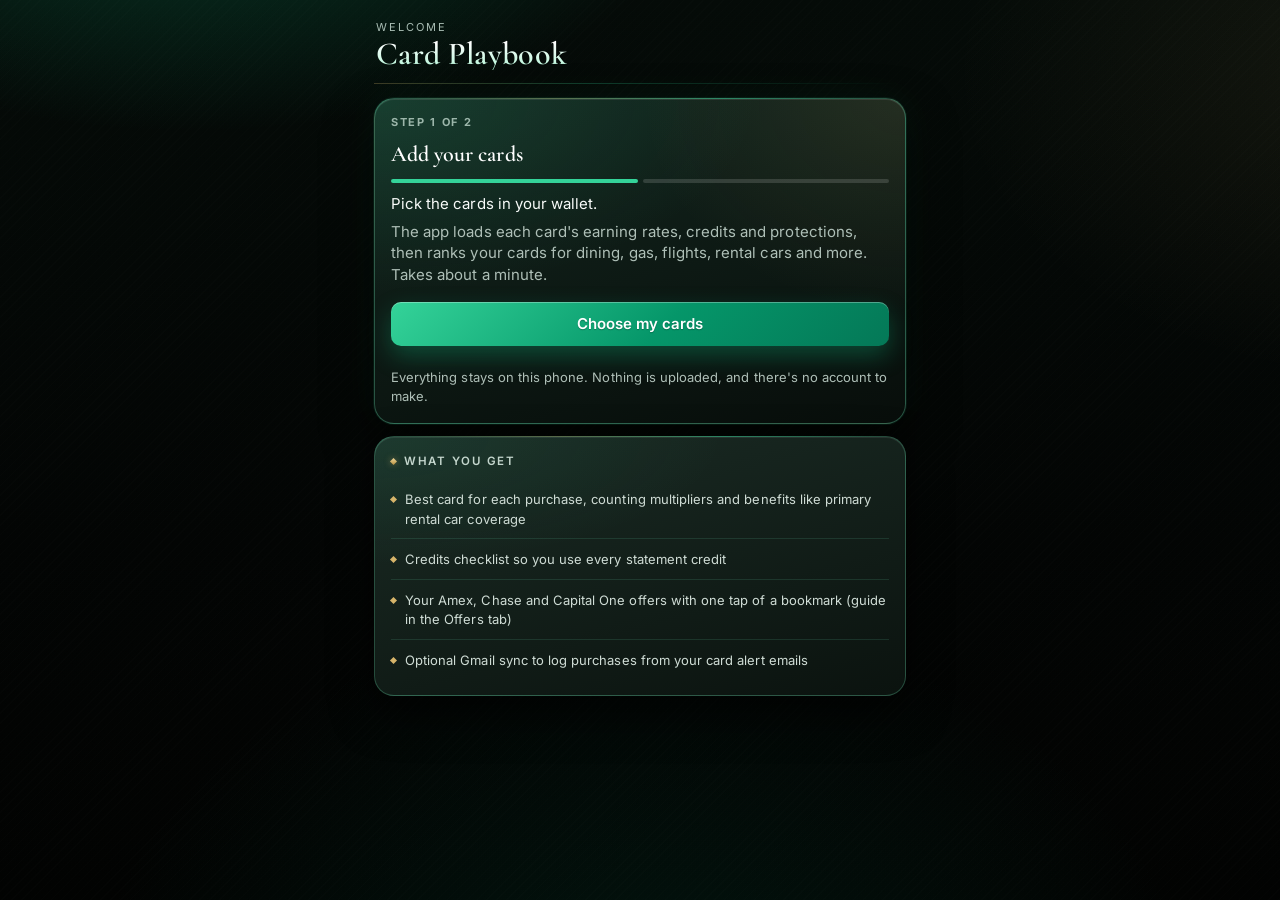
<file: app/index.html>
<!DOCTYPE html>
<html lang="en">
<head>
<meta charset="utf-8">
<meta name="viewport" content="width=device-width, initial-scale=1, viewport-fit=cover">
<meta name="theme-color" content="#06100c">
<meta name="apple-mobile-web-app-capable" content="yes">
<meta name="mobile-web-app-capable" content="yes">
<meta name="apple-mobile-web-app-status-bar-style" content="black-translucent">
<meta name="apple-mobile-web-app-title" content="Card Playbook">
<meta name="description" content="Pick your credit cards and see which one to use for every purchase.">
<link rel="apple-touch-icon" href="../icon-180.png">
<link rel="icon" href="../icon-180.png">
<link rel="manifest" href="manifest.webmanifest">
<title>Card Playbook</title>
<style id="css">
@import url('https://fonts.googleapis.com/css2?family=Cormorant+Garamond:wght@500;600;700&family=Inter:wght@400;500;600;700&display=swap');
:root{color-scheme:dark;--bg:#070b09;--card:#0f1613;--ink:#eef3ef;--muted:#8a9c94;--line:rgba(110,231,183,.13);--accent:#34d399;--accent-soft:rgba(52,211,153,.13);--warn:#f2b46d;--warn-soft:rgba(242,180,109,.11);--bar:#16211c;--c2:#d6b46a;--c3:#7fa7d9;--b1:#5b6b64;--b2:#34d399;--b3:#0f9f73;--b4:#d6b46a;--b5:#e08a5e;--b6:#7fa7d9;--b7:#a99fc9}
*{box-sizing:border-box}
body{margin:0;background:var(--bg);color:var(--ink);font:15px/1.45 -apple-system,BlinkMacSystemFont,"SF Pro Text","Segoe UI",Roboto,sans-serif;-webkit-font-smoothing:antialiased}
.wrap{max-width:560px;margin:0 auto;padding:16px 16px 96px}
header{display:flex;justify-content:space-between;align-items:baseline;margin:4px 0 14px}
h1{font-size:22px;letter-spacing:-.01em;margin:0}
.save{font-size:12px;color:var(--muted)}
.synclink{color:var(--accent);font-weight:600;text-decoration:none}
nav{display:grid;grid-template-columns:repeat(4,1fr);gap:4px;background:var(--card);border:1px solid var(--line);border-radius:12px;padding:4px;margin-bottom:16px;position:sticky;top:8px;z-index:5}
nav button{border:0;background:none;color:var(--muted);font:inherit;font-size:12px;line-height:1.15;font-weight:600;padding:8px 0;border-radius:9px;cursor:pointer}
nav button.on{background:var(--accent-soft);color:var(--accent)}
.card{background:var(--card);border:1px solid var(--line);border-radius:14px;padding:16px;margin-bottom:12px}
h2{font-size:13px;text-transform:uppercase;letter-spacing:.06em;color:var(--muted);margin:0 0 10px;font-weight:600}
.cats{display:grid;grid-template-columns:1fr 1fr;gap:8px}
.cats button{text-align:left;border:1px solid var(--line);background:var(--card);color:var(--ink);border-radius:12px;padding:12px;font:inherit;font-weight:600;cursor:pointer}
.cats button span{display:block;font-size:12px;font-weight:400;color:var(--muted);margin-top:2px}
.cats button.on{border-color:var(--accent);background:var(--accent-soft)}
.pick{font-size:24px;font-weight:700;letter-spacing:-.01em;margin:2px 0}
.rate{display:inline-block;background:var(--accent-soft);color:var(--accent);font-weight:700;font-size:13px;border-radius:99px;padding:2px 10px;margin-bottom:8px}
.why{color:var(--muted);margin:6px 0 0}
.rank{margin-top:12px;border-top:1px solid var(--line)}
.rk{display:flex;align-items:center;gap:10px;padding:10px 0;border-bottom:1px solid var(--line);cursor:pointer}
.rk:last-child{border-bottom:0}
.dot{width:18px;height:18px;border-radius:50%;border:2px solid var(--line);flex:none}
.rk.sel .dot{border:6px solid var(--accent)}
.rk .nm{flex:1;min-width:0}
.rk .nm b{display:block;font-weight:600}
.rk .nm small{color:var(--muted)}
.rk .pc{font-weight:700;font-variant-numeric:tabular-nums}
.rk.na{opacity:.5;cursor:default}
.row{display:flex;gap:8px;margin-top:12px}
input[type=number],input[type=text],select{flex:1;min-width:0;font:inherit;font-size:16px;padding:10px 12px;border:1px solid var(--line);border-radius:10px;background:var(--bg);color:var(--ink)}
select{appearance:none;-webkit-appearance:none}
.btn{border:0;background:var(--accent);color:#fff;font:inherit;font-weight:600;padding:10px 16px;border-radius:10px;cursor:pointer}
@media (prefers-color-scheme:dark){.btn{color:#10201a}}
.btn.ghost{background:none;color:var(--accent);border:1px solid var(--line)}
.btn.danger{background:none;color:var(--warn);border:1px solid var(--line)}
.meter{margin:12px 0 4px}
.mhead{display:flex;justify-content:space-between;font-size:14px;margin-bottom:6px;gap:8px}
.mhead b{font-variant-numeric:tabular-nums;white-space:nowrap}
.bar{height:10px;background:var(--bar);border-radius:99px;overflow:hidden}
.bar i{display:block;height:100%;background:var(--accent);border-radius:99px;transition:width .3s}
.bar.warn i{background:var(--warn)}
.ticks{position:relative;height:18px;font-size:11px;color:var(--muted)}
.ticks span{position:absolute;transform:translateX(-50%);top:3px}
.big{font-size:30px;font-weight:700;letter-spacing:-.02em;font-variant-numeric:tabular-nums}
.sub{color:var(--muted);font-size:14px}
.note{background:var(--warn-soft);color:var(--warn);border-radius:10px;padding:10px 12px;font-size:14px;margin-top:10px}
.ok{background:var(--accent-soft);color:var(--accent)}
.credit{display:flex;align-items:center;gap:12px;padding:11px 0;border-top:1px solid var(--line);cursor:pointer}
.credit:first-of-type{border-top:0}
.chk{width:24px;height:24px;border-radius:7px;border:2px solid var(--line);flex:none;display:grid;place-items:center}
.credit.done .chk{background:var(--accent);border-color:var(--accent)}
.credit.done .chk::after{content:"";width:6px;height:11px;border:solid var(--card);border-width:0 2.5px 2.5px 0;transform:rotate(45deg) translate(-1px,-1px)}
.credit.done .ctext b{color:var(--muted);text-decoration:line-through}
.ctext{flex:1}
.ctext b{display:block;font-weight:600}
.ctext small{color:var(--muted)}
.amt{font-weight:700;font-variant-numeric:tabular-nums}
.toast{position:fixed;left:50%;bottom:24px;transform:translateX(-50%);background:var(--ink);color:var(--bg);padding:10px 16px;border-radius:99px;font-size:14px;opacity:0;transition:opacity .2s;pointer-events:none;z-index:20}
.toast.show{opacity:1}
body.busy #app{pointer-events:none;opacity:.7;transition:opacity .2s}
.foot{font-size:12px;color:var(--muted);text-align:center;margin-top:18px}
label.inline{display:flex;align-items:center;justify-content:space-between;gap:10px;font-size:14px;margin-top:8px}
label.inline input,label.inline select{max-width:150px;flex:none}
textarea{width:100%;min-height:88px;font:13px/1.4 ui-monospace,Menlo,monospace;padding:10px 12px;border:1px solid var(--line);border-radius:10px;background:var(--bg);color:var(--ink);resize:vertical;margin-top:10px;word-break:break-all}
.chead{display:flex;justify-content:space-between;align-items:center;gap:8px}
.chead b{font-size:17px}
.tags{display:flex;flex-wrap:wrap;gap:6px;margin-top:8px}
.tag{font-size:12px;background:var(--bar);border-radius:99px;padding:2px 9px;color:var(--ink)}
.tag.hi{background:var(--accent-soft);color:var(--accent);font-weight:600}
.grid3{display:grid;grid-template-columns:1.2fr .8fr 1fr;gap:8px;align-items:center;margin-top:8px;font-size:14px}
.grid3 input{width:100%;padding:8px 10px;font-size:16px}
.grid3 .h{font-size:12px;color:var(--muted);text-transform:uppercase;letter-spacing:.05em}
.check{display:flex;align-items:center;gap:10px;margin-top:12px;font-size:14px}
.check input{width:20px;height:20px}
.link{background:none;border:0;color:var(--accent);font:inherit;font-weight:600;cursor:pointer;padding:0}
.calcrow{display:flex;align-items:center;gap:10px;margin-top:8px;flex-wrap:wrap}
.calcrow input{flex:0 0 150px;width:150px;padding:8px 10px}
.calcout{display:block;font-weight:700;color:var(--accent);font-variant-numeric:tabular-nums;margin-top:2px}
.calcout:empty{display:none}
details.earn{margin-top:12px;border-top:1px solid var(--line);padding-top:10px}
.cvt{margin-top:14px;border-top:1px solid var(--line);padding-top:12px}
.cvt h3{font-size:12px;text-transform:uppercase;letter-spacing:.06em;color:var(--muted);margin:0 0 6px;font-weight:600}
.cvt .net{display:flex;align-items:baseline;justify-content:space-between;gap:8px}
.cvt .net .big{font-size:26px}
.sbar{position:relative;display:flex;height:12px;background:var(--bar);border-radius:99px;overflow:visible;margin:10px 0 4px}
.sbar i{display:block;height:100%}
.sbar i:first-child{border-radius:99px 0 0 99px}
.sbar .fee{position:absolute;top:-4px;bottom:-4px;width:2px;background:var(--ink);border-radius:2px}
.legend{display:flex;flex-wrap:wrap;gap:4px 12px;font-size:12px;color:var(--muted);margin-bottom:6px}
.legend span::before{content:"";display:inline-block;width:8px;height:8px;border-radius:2px;margin-right:5px;background:var(--k)}
.lines{margin-top:6px}
.line{display:flex;justify-content:space-between;gap:10px;padding:6px 0;font-size:14px;border-bottom:1px solid var(--line)}
.line b{font-variant-numeric:tabular-nums}
.line.tot{border-bottom:0;font-weight:700}
.cred{display:flex;align-items:center;gap:10px;padding:8px 0;border-bottom:1px solid var(--line);font-size:14px}
.cred:last-child{border-bottom:0}
.cred .ctext{flex:1;min-width:0}
.cred small{display:block;color:var(--muted)}
.step{display:flex;align-items:center;gap:6px}
.step button{width:30px;height:30px;border-radius:8px;border:1px solid var(--line);background:var(--bg);color:var(--ink);font:inherit;font-size:17px;line-height:1;cursor:pointer}
.step span{min-width:44px;text-align:center;font-variant-numeric:tabular-nums;font-size:13px}
details.earn summary{display:flex;justify-content:space-between;align-items:center;cursor:pointer;list-style:none;font-size:14px;font-weight:600}
details.earn summary::-webkit-details-marker{display:none}
details.earn summary::after{content:"";width:7px;height:7px;border:solid var(--muted);border-width:0 2px 2px 0;transform:rotate(45deg);margin-left:10px;transition:transform .2s}
details.earn[open] summary::after{transform:rotate(-135deg)}
details.earn summary span{margin-left:auto;font-variant-numeric:tabular-nums;color:var(--accent)}
.erow{display:grid;grid-template-columns:1fr auto;gap:2px 10px;padding:8px 0;border-bottom:1px solid var(--line);font-size:14px}
.erow:last-child{border-bottom:0}
.erow b{font-weight:600;font-variant-numeric:tabular-nums;text-align:right}
.erow small{color:var(--muted);grid-column:1/-1}
.ebar{grid-column:1/-1;height:6px;background:var(--bar);border-radius:99px;overflow:hidden}
.ebar i{display:block;height:100%;background:var(--accent);border-radius:99px}
.stmt{display:flex;align-items:center;gap:10px;padding:9px 0;border-bottom:1px solid var(--line);font-size:14px}
.stmt:last-of-type{border-bottom:0}
.stmt .nm{flex:1;min-width:0}
.stmt .nm b{display:block;font-weight:600}
.stmt .nm small{color:var(--muted)}
.stmt .soon{color:var(--warn);font-weight:600}
.stmt label{display:flex;align-items:center;gap:6px;font-size:12px;color:var(--muted)}
.stmt input{width:56px;flex:none;padding:7px 6px;font-size:16px;text-align:center}
.stmt .ins{display:flex;gap:6px;align-items:flex-start}
.tip{padding:12px 0;border-bottom:1px solid var(--line)}
.tip:last-child{border-bottom:0;padding-bottom:0}
.tip:first-of-type{padding-top:2px}
.tip .th{display:flex;justify-content:space-between;align-items:baseline;gap:10px}
.tip .th b{font-weight:600}
.tip .imp{flex:none;font-size:12px;font-weight:700;color:var(--accent);background:var(--accent-soft);border-radius:99px;padding:2px 9px;white-space:nowrap}
.tip .imp.w{color:var(--warn);background:var(--warn-soft)}
.tip p{margin:4px 0 0;color:var(--muted);font-size:14px}
.kpis{display:grid;grid-template-columns:1fr 1fr;gap:10px;margin-top:6px}
.kpi{background:var(--bg);border-radius:10px;padding:10px 12px}
.kpi b{display:block;font-size:20px;font-variant-numeric:tabular-nums;letter-spacing:-.01em}
.kpi span{font-size:12px;color:var(--muted)}
.ibar{display:grid;grid-template-columns:1fr auto;gap:3px 10px;padding:7px 0;font-size:14px}
.ibar .tr{grid-column:1/-1;height:10px;background:var(--bar);border-radius:99px;overflow:hidden}
.ibar .tr i{display:block;height:100%;border-radius:99px}
.ibar b{font-variant-numeric:tabular-nums}
.stack{display:flex;height:22px;border-radius:7px;overflow:hidden;margin:4px 0 2px;background:var(--bar)}
.stack i{display:block;height:100%}
.stk-l{display:flex;justify-content:space-between;font-size:12px;color:var(--muted);margin-top:10px}
.btab{width:100%;border-collapse:collapse;font-size:14px;margin-top:10px}
.btab th{font-size:11px;text-transform:uppercase;letter-spacing:.05em;color:var(--muted);font-weight:600;text-align:right;padding:4px 0}
.btab th:first-child,.btab td:first-child{text-align:left}
.btab td{padding:7px 0;border-top:1px solid var(--line);text-align:right;font-variant-numeric:tabular-nums}
.btab td:first-child span{display:inline-block;width:9px;height:9px;border-radius:2px;margin-right:7px;vertical-align:0}
.btab .dn{color:var(--accent);font-weight:600}
.btab .up{color:var(--warn);font-weight:600}
.btab tr.tot td{font-weight:700}
.stmt .ins label{flex-direction:column;gap:2px;align-items:center}
.stmt .nm small.ln{display:block}
/* ---- Luxe theme: deep emerald on black ---- */
body{background:radial-gradient(1100px 560px at 50% -220px,rgba(16,185,129,.24),transparent 62%),radial-gradient(700px 420px at 110% 30%,rgba(4,120,87,.10),transparent 70%),linear-gradient(180deg,#06100c 0%,#040706 70%);background-attachment:fixed;font-family:Inter,-apple-system,BlinkMacSystemFont,"SF Pro Text","Segoe UI",Roboto,sans-serif;letter-spacing:.003em}
::selection{background:rgba(52,211,153,.35)}
header{padding:2px 2px 12px;border-bottom:1px solid var(--line);margin-bottom:14px}
h1{font-family:"Cormorant Garamond",Georgia,serif;font-size:31px;font-weight:600;letter-spacing:.01em;background:linear-gradient(180deg,#f4fbf7 10%,#8fe3bf 100%);-webkit-background-clip:text;background-clip:text;color:transparent}
.save{color:#7f948a}
nav{background:rgba(8,14,11,.78);backdrop-filter:blur(16px) saturate(140%);-webkit-backdrop-filter:blur(16px) saturate(140%);border:1px solid var(--line);border-radius:16px;box-shadow:0 10px 28px rgba(0,0,0,.45)}
nav button{position:relative;color:#7f948a;letter-spacing:.02em}
nav button.on{background:linear-gradient(180deg,rgba(52,211,153,.24),rgba(16,185,129,.08));color:#d1fae5;box-shadow:inset 0 0 0 1px rgba(52,211,153,.35)}
.card{background:linear-gradient(160deg,rgba(21,35,29,.94),rgba(10,16,13,.97));border:1px solid var(--line);border-radius:18px;box-shadow:inset 0 1px 0 rgba(255,255,255,.04),0 14px 34px rgba(0,0,0,.38)}
h2{color:#93ada2;letter-spacing:.15em;font-size:11.5px}
.big,.pick{font-family:"Cormorant Garamond",Georgia,serif;font-weight:600;letter-spacing:0;color:#f2f7f4}
.big{font-size:38px;line-height:1.1}.pick{font-size:31px}
.big .sub,.pick .sub{font-family:Inter,-apple-system,sans-serif}
.chead b{font-family:"Cormorant Garamond",Georgia,serif;font-size:21px;font-weight:600;letter-spacing:.005em}
.amt{color:#6ee7b7}
.btn{background:linear-gradient(135deg,#10b981 0%,#047857 100%);color:#ecfdf5;box-shadow:0 8px 20px rgba(16,185,129,.22),inset 0 1px 0 rgba(255,255,255,.2)}
.btn.ghost{background:rgba(52,211,153,.06);color:#a7f3d0;border:1px solid rgba(52,211,153,.24);box-shadow:none}
.btn.danger{background:rgba(242,180,109,.04);box-shadow:none}
.link,.synclink{color:#6ee7b7}
.tag{background:rgba(255,255,255,.045);color:#cfdcd5;border:1px solid rgba(255,255,255,.06)}
.tag.hi{background:rgba(52,211,153,.12);color:#6ee7b7;border-color:rgba(52,211,153,.26)}
.rate{background:rgba(52,211,153,.12);color:#6ee7b7;box-shadow:inset 0 0 0 1px rgba(52,211,153,.25)}
.bar,.ebar,.ibar .tr,.stack{background:#16211c}
.bar i,.ebar i{background:linear-gradient(90deg,#047857,#34d399);box-shadow:0 0 12px rgba(52,211,153,.35)}
.cats button{background:rgba(255,255,255,.02)}
.cats button.on{background:rgba(52,211,153,.10);border-color:rgba(52,211,153,.55);box-shadow:0 0 0 1px rgba(52,211,153,.2)}
.rk.sel .dot{border-color:#34d399}
input[type=number],input[type=text],input[type=search],input[type=date],select,textarea{background:#08100c!important;border-color:rgba(110,231,183,.16)!important;color:var(--ink)!important}
input:focus,select:focus,textarea:focus{outline:none;border-color:#34d399!important;box-shadow:0 0 0 3px rgba(52,211,153,.18)}
.note{border:1px solid rgba(242,180,109,.18)}
.note.ok,.ok{border-color:rgba(52,211,153,.22)}
.kpi{background:rgba(255,255,255,.03);border:1px solid var(--line)}
.credit.done .chk{background:linear-gradient(135deg,#34d399,#059669);border-color:#34d399}
.toast{background:linear-gradient(135deg,#10b981,#047857);color:#ecfdf5;box-shadow:0 10px 26px rgba(0,0,0,.45)}
.foot{color:#5f7369}
/* red "new" dots */
.rdot{display:inline-block;width:8px;height:8px;border-radius:50%;background:#ff4d5e;box-shadow:0 0 0 2px rgba(6,12,9,.9),0 0 10px rgba(255,77,94,.7);margin-left:7px;vertical-align:middle;position:relative;top:-2px}
nav button .rdot{position:absolute;top:5px;right:7px;margin:0;width:7px;height:7px}
.note.new{background:rgba(255,77,94,.10);color:#ff9aa4;border-color:rgba(255,77,94,.25)}
/* ---- Phone polish ---- */
html{-webkit-text-size-adjust:100%}
body{-webkit-tap-highlight-color:transparent;touch-action:manipulation;overscroll-behavior-y:none}
.wrap{padding:max(14px,env(safe-area-inset-top)) max(14px,env(safe-area-inset-right)) calc(88px + env(safe-area-inset-bottom)) max(14px,env(safe-area-inset-left))}
nav{display:flex;gap:4px;overflow-x:auto;scrollbar-width:none;-webkit-overflow-scrolling:touch;scroll-snap-type:x proximity;top:max(8px,env(safe-area-inset-top))}
nav::-webkit-scrollbar{display:none}
nav button{flex:none;min-height:40px;padding:10px 14px;font-size:13px;white-space:nowrap;scroll-snap-align:center}
.btn{min-height:44px}
label.btn{display:inline-flex;align-items:center;justify-content:center}
.step button{width:36px;height:36px}
/* ---- Card faces (Cards tab) ---- */
.cface{position:relative;aspect-ratio:1.586;border-radius:16px;padding:16px 18px;display:flex;flex-direction:column;justify-content:space-between;gap:8px;overflow:hidden;box-shadow:0 18px 40px rgba(0,0,0,.5),inset 0 1px 0 rgba(255,255,255,.28);margin-bottom:6px}
.cface::before{content:"";position:absolute;inset:0;background:radial-gradient(120% 80% at 0% 0%,rgba(255,255,255,.24),transparent 55%),repeating-linear-gradient(115deg,rgba(255,255,255,.035) 0 2px,transparent 2px 6px);pointer-events:none}
.cface>*{position:relative}
.cf-top{display:flex;justify-content:space-between;align-items:flex-start;gap:10px}
.cf-name{font-family:"Cormorant Garamond",Georgia,serif;font-size:23px;font-weight:600;letter-spacing:.02em;line-height:1.1}
.cf-edit{border:1px solid currentColor;background:rgba(255,255,255,.12);color:inherit;font:inherit;font-size:12px;font-weight:600;padding:4px 11px;border-radius:99px;opacity:.85;cursor:pointer}
.cf-mid{display:flex;align-items:center;gap:12px}
.cf-chip{display:none;width:40px;height:30px;border-radius:6px;background:linear-gradient(135deg,#f5e1a4,#c9a24e 55%,#f1dc9a);box-shadow:inset 0 0 0 1px rgba(0,0,0,.18)}
/* realism layer */
.cface{border-radius:15px;box-shadow:0 22px 44px -10px rgba(0,0,0,.7),0 6px 14px rgba(0,0,0,.35),inset 0 1px 0 rgba(255,255,255,.35),inset 0 -1px 0 rgba(0,0,0,.35),inset 1px 0 0 rgba(255,255,255,.12),inset -1px 0 0 rgba(0,0,0,.2)}
.cface::after{content:"";position:absolute;inset:0;border-radius:inherit;pointer-events:none;opacity:.22;mix-blend-mode:overlay;background-image:url("data:image/svg+xml;utf8,<svg xmlns='http://www.w3.org/2000/svg' width='160' height='160'><filter id='n'><feTurbulence type='fractalNoise' baseFrequency='.9' numOctaves='2' stitchTiles='stitch'/><feColorMatrix values='0 0 0 0 .5 0 0 0 0 .5 0 0 0 0 .5 0 0 0 .9 0'/></filter><rect width='100%' height='100%' filter='url(%23n)'/></svg>")}
.cface::before{background:linear-gradient(115deg,transparent 30%,rgba(255,255,255,.22) 45%,rgba(255,255,255,.05) 52%,transparent 60%),radial-gradient(130% 90% at 0% 0%,rgba(255,255,255,.2),transparent 55%),radial-gradient(90% 70% at 100% 100%,rgba(0,0,0,.28),transparent 60%)}
.cface.metal::before{background:linear-gradient(115deg,transparent 30%,rgba(255,255,255,.3) 45%,rgba(255,255,255,.06) 52%,transparent 60%),repeating-linear-gradient(90deg,rgba(255,255,255,.05) 0 1px,rgba(0,0,0,.04) 1px 2px,transparent 2px 3px),radial-gradient(90% 70% at 100% 100%,rgba(0,0,0,.25),transparent 60%)}
.cf-emv{display:block;width:44px;height:34px;filter:drop-shadow(0 1px 1px rgba(0,0,0,.35))}
.cf-nfc{display:block;width:20px;height:22px;opacity:.8}
.cf-name,.cf-val,.cf-cur,.cf-net,.cf-num{text-shadow:0 -1px 0 rgba(0,0,0,.45),0 1px 0 rgba(255,255,255,.18)}
.cface.light .cf-name,.cface.light .cf-val,.cface.light .cf-cur,.cface.light .cf-net,.cface.light .cf-num{text-shadow:0 1px 0 rgba(255,255,255,.45),0 -1px 0 rgba(0,0,0,.25)}
.cf-num{font-family:"OCR A Std","Courier New",monospace;font-size:13px;letter-spacing:.18em;opacity:.8;margin-left:auto}
.cf-net{font-family:Georgia,serif;font-size:15px;letter-spacing:.06em}
.cf-cur{font-size:11.5px;letter-spacing:.14em;text-transform:uppercase;opacity:.85}
.cface .tags{margin:0;gap:5px}
.cface .tag{background:rgba(255,255,255,.16);border:1px solid rgba(255,255,255,.24);color:inherit;font-size:11.5px;padding:2px 8px}
.cface .tag.hi{background:rgba(255,255,255,.32);border-color:rgba(255,255,255,.5);color:inherit;font-weight:700}
.cface.light .tag{background:rgba(0,0,0,.08);border-color:rgba(0,0,0,.14)}
.cface.light .tag.hi{background:rgba(0,0,0,.17);border-color:rgba(0,0,0,.28)}
.cface.light .cf-edit{background:rgba(0,0,0,.06)}
.cf-bot{display:flex;justify-content:space-between;align-items:flex-end;gap:10px}
.cf-lbl{display:block;font-size:10px;letter-spacing:.14em;text-transform:uppercase;opacity:.75;margin-bottom:2px}
.cf-val{font-family:"Cormorant Garamond",Georgia,serif;font-size:27px;font-weight:600;font-variant-numeric:tabular-nums;line-height:1}
.cf-net{font-size:13px;font-weight:700;letter-spacing:.16em;text-transform:uppercase;font-style:italic;opacity:.9}
.txrow{display:flex;align-items:center;gap:8px;padding:9px 0;border-top:1px solid var(--line,rgba(255,255,255,.08))}
.txm{flex:1;min-width:0;display:flex;flex-direction:column}
.txm b{font-weight:600;white-space:nowrap;overflow:hidden;text-overflow:ellipsis}
.txm span{font-size:12px;opacity:.65}
.txrow select{max-width:118px;font-size:13px;padding:6px 4px;min-height:36px}
.txa{font-variant-numeric:tabular-nums;white-space:nowrap}
.txx{background:none;border:0;color:inherit;opacity:.5;font-size:20px;min-width:32px;min-height:36px;cursor:pointer}

/* ==== Refined shell v2: textures, bottom tab bar, compact lists ==== */
:root{--gold:#d6b46a;--gold-soft:rgba(214,180,106,.12);--glass:rgba(9,15,12,.72);--hair:rgba(214,180,106,.28)}
body{background:
 radial-gradient(900px 520px at 15% -180px,rgba(16,185,129,.22),transparent 60%),
 radial-gradient(700px 480px at 110% 8%,rgba(214,180,106,.07),transparent 65%),
 radial-gradient(800px 600px at 50% 115%,rgba(4,120,87,.14),transparent 70%),
 linear-gradient(180deg,#06100c 0%,#040806 60%,#030504 100%);background-attachment:fixed}
body::before{content:"";position:fixed;inset:0;pointer-events:none;z-index:0;opacity:.06;mix-blend-mode:overlay;background-image:url("data:image/svg+xml;utf8,<svg xmlns='http://www.w3.org/2000/svg' width='180' height='180'><filter id='n'><feTurbulence type='fractalNoise' baseFrequency='.85' numOctaves='3' stitchTiles='stitch'/></filter><rect width='100%' height='100%' filter='url(%23n)'/></svg>")}
body::after{content:"";position:fixed;inset:0;pointer-events:none;z-index:0;background:repeating-linear-gradient(135deg,rgba(255,255,255,.012) 0 1px,transparent 1px 7px)}
.wrap{position:relative;z-index:1;padding-bottom:calc(112px + env(safe-area-inset-bottom))}
/* header */
header{display:flex;justify-content:space-between;align-items:flex-end;padding:6px 2px 14px;margin:0 0 14px;border-bottom:0;position:relative}
header::after{content:"";position:absolute;left:0;right:0;bottom:0;height:1px;background:linear-gradient(90deg,var(--hair),rgba(52,211,153,.25) 40%,transparent)}
.eyebrow{font-size:11px;letter-spacing:.18em;text-transform:uppercase;color:#8aa197;margin-bottom:2px}
h1{font-size:32px;line-height:1}
.hdr-r{display:flex;align-items:center;gap:10px}
.save{font-size:11.5px;letter-spacing:.04em}.save.err{color:var(--warn)}
.gear{width:38px;height:38px;border-radius:12px;border:1px solid var(--line);background:rgba(255,255,255,.03);color:#a7c4b8;display:grid;place-items:center;cursor:pointer;padding:0}
.gear svg{width:19px;height:19px}.gear.on{color:#d1fae5;border-color:rgba(52,211,153,.45);background:rgba(52,211,153,.12)}
/* segmented sub-tabs */
.seg{display:flex;gap:4px;padding:4px;margin:0 0 14px;border-radius:14px;background:var(--glass);border:1px solid var(--line);backdrop-filter:blur(14px);-webkit-backdrop-filter:blur(14px);position:sticky;top:max(8px,env(safe-area-inset-top));z-index:6;box-shadow:0 8px 24px rgba(0,0,0,.35)}
.seg button{flex:1;border:0;background:none;color:#86a094;font:inherit;font-size:13.5px;font-weight:600;padding:9px 6px;border-radius:10px;cursor:pointer;position:relative;transition:background .2s,color .2s}
.seg button.on{color:#ecfdf5;background:linear-gradient(180deg,rgba(52,211,153,.26),rgba(16,185,129,.1));box-shadow:inset 0 0 0 1px rgba(52,211,153,.35),0 4px 14px rgba(16,185,129,.15)}
.seg .rdot{position:absolute;top:7px;right:10px;margin:0}
/* bottom tab bar */
nav.tabbar{grid-template-columns:repeat(6,1fr)!important;position:fixed;left:50%;transform:translateX(-50%);bottom:max(10px,env(safe-area-inset-bottom));top:auto;width:min(528px,calc(100% - 20px));display:grid;grid-template-columns:repeat(5,1fr);gap:2px;padding:6px;margin:0;border-radius:22px;overflow:visible;background:rgba(7,12,10,.82);border:1px solid rgba(110,231,183,.16);box-shadow:0 18px 40px rgba(0,0,0,.6),inset 0 1px 0 rgba(255,255,255,.05);backdrop-filter:blur(20px) saturate(150%);-webkit-backdrop-filter:blur(20px) saturate(150%);z-index:10;scroll-snap-type:none}
nav.tabbar button{display:flex;flex-direction:column;align-items:center;gap:3px;min-height:52px;padding:7px 0 5px;border-radius:16px;background:none;color:#728a80;font-size:10.5px;letter-spacing:.04em;box-shadow:none;scroll-snap-align:none}
nav.tabbar .ti{position:relative;width:24px;height:24px}
nav.tabbar svg{width:24px;height:24px}
nav.tabbar .tl{font-weight:600}
nav.tabbar button.on{color:#d1fae5;background:radial-gradient(80% 90% at 50% 0%,rgba(52,211,153,.22),rgba(52,211,153,.04) 70%);box-shadow:inset 0 0 0 1px rgba(52,211,153,.22)}
nav.tabbar button.on svg{filter:drop-shadow(0 0 8px rgba(52,211,153,.55))}
nav.tabbar .rdot{position:absolute;top:-2px;right:-5px;margin:0}
.toast{bottom:calc(96px + env(safe-area-inset-bottom))}
/* view transition */
.view.enter{animation:vin .32s cubic-bezier(.2,.7,.2,1)}
@keyframes vin{from{opacity:0;transform:translateY(8px)}to{opacity:1;transform:none}}
@media (prefers-reduced-motion:reduce){.view.enter{animation:none}}
/* cards */
.card{position:relative;border-radius:20px;background:
 radial-gradient(120% 90% at 0% 0%,rgba(52,211,153,.06),transparent 55%),
 linear-gradient(165deg,rgba(22,36,30,.95),rgba(9,15,12,.97));border:1px solid rgba(110,231,183,.11)}
.card::before{content:"";position:absolute;left:20px;right:20px;top:-1px;height:1px;background:linear-gradient(90deg,transparent,var(--hair),rgba(52,211,153,.4),transparent);pointer-events:none}
.card.hero{background:
 radial-gradient(90% 120% at 100% 0%,rgba(214,180,106,.10),transparent 55%),
 radial-gradient(120% 100% at 0% 0%,rgba(52,211,153,.14),transparent 60%),
 linear-gradient(165deg,rgba(20,40,32,.96),rgba(8,14,11,.98));border-color:rgba(110,231,183,.18)}
h2{display:flex;align-items:center;gap:8px;color:#9cb6aa}
h2::before{content:"";width:5px;height:5px;flex:none;transform:rotate(45deg);background:linear-gradient(135deg,#f1d79a,#b8913f);box-shadow:0 0 6px rgba(214,180,106,.5)}
.big:not([style]){background:linear-gradient(180deg,#ffffff 0%,#b7f0d6 120%);-webkit-background-clip:text;background-clip:text;color:transparent}
.big:not([style]) .sub{-webkit-text-fill-color:var(--muted);color:var(--muted)}
.hint{color:#7f978c;font-size:13px;line-height:1.5;margin:10px 0 0}
.wide{width:100%;margin:2px 0 12px}
.kpis.three{grid-template-columns:repeat(3,1fr);gap:8px;margin-top:12px}
.kpis.three .kpi{padding:10px}
.kpis.three .kpi b{font-size:17px}
.kpi{background:linear-gradient(160deg,rgba(255,255,255,.04),rgba(255,255,255,.01))}
/* collapsible sections */
details.more>summary{display:flex;align-items:center;gap:8px;cursor:pointer;list-style:none;font-size:11.5px;font-weight:600;letter-spacing:.15em;text-transform:uppercase;color:#9cb6aa}
details.more>summary::-webkit-details-marker{display:none}
details.more>summary::before{content:"";width:5px;height:5px;flex:none;transform:rotate(45deg);background:linear-gradient(135deg,#f1d79a,#b8913f)}
details.more>summary::after{content:"";width:7px;height:7px;margin-left:auto;flex:none;border:solid #7f978c;border-width:0 1.8px 1.8px 0;transform:rotate(45deg) translateY(-2px);transition:transform .2s}
details.more[open]>summary::after{transform:rotate(-135deg) translateY(-2px)}
details.more[open]>summary{margin-bottom:10px}
details.more .sumr{margin-left:auto;font-size:12px;letter-spacing:0;text-transform:none;color:var(--warn);font-weight:600}
.card details.more{margin-top:12px;padding-top:12px;border-top:1px solid var(--line)}
details.vt .cvt{margin-top:6px;border-top:0;padding-top:0}
/* Pay tiles */
.cats button{position:relative;display:flex;flex-direction:column;gap:1px;padding:12px 12px 12px 54px;min-height:62px;justify-content:center;border-radius:14px;background:linear-gradient(160deg,rgba(255,255,255,.035),rgba(255,255,255,.008));transition:transform .15s,border-color .2s,background .2s}
.cats button:active{transform:scale(.98)}
.cats button b{font-weight:600}
.cats button span{margin:0}
.cats .ci{position:absolute;left:11px;top:50%;transform:translateY(-50%);width:32px;height:32px;border-radius:10px;display:grid;place-items:center;color:var(--k);background:color-mix(in srgb,var(--k) 15%,transparent);box-shadow:inset 0 0 0 1px color-mix(in srgb,var(--k) 30%,transparent)}
.cats .ci svg{width:18px;height:18px}
.cats button.on{border-color:color-mix(in srgb,var(--k) 70%,transparent);background:linear-gradient(160deg,color-mix(in srgb,var(--k) 16%,transparent),rgba(255,255,255,.01));box-shadow:0 0 0 1px color-mix(in srgb,var(--k) 25%,transparent),0 8px 22px color-mix(in srgb,var(--k) 14%,transparent)}
.rk{border-radius:10px}
.rk.sel{background:linear-gradient(90deg,rgba(52,211,153,.08),transparent)}
/* toolbar: search + chips */
.toolbar{position:sticky;top:calc(max(8px,env(safe-area-inset-top)) + 58px);z-index:5;margin:0 -4px 10px;padding:8px 4px 4px;background:linear-gradient(180deg,rgba(5,10,8,.97) 88%,rgba(5,10,8,0));backdrop-filter:blur(10px);-webkit-backdrop-filter:blur(10px)}
.search{display:flex;align-items:center;gap:8px;padding:0 12px;border-radius:14px;border:1px solid rgba(110,231,183,.16);background:#08100c}
.search svg{width:18px;height:18px;color:#7f978c;flex:none}
.search input{border:0!important;background:transparent!important;box-shadow:none!important;padding:11px 0!important;width:100%}
.chips{display:flex;gap:6px;overflow-x:auto;padding:8px 0 2px;scrollbar-width:none;-webkit-overflow-scrolling:touch}
.chips::-webkit-scrollbar{display:none}
.chip{flex:none;display:inline-flex;align-items:center;gap:6px;border:1px solid var(--line);background:rgba(255,255,255,.025);color:#cfe0d8;border-radius:999px;padding:7px 12px;font:inherit;font-size:13px;white-space:nowrap;cursor:pointer}
.chip span{color:#7f978c;font-variant-numeric:tabular-nums}
.chip.on{border-color:color-mix(in srgb,var(--k) 65%,transparent);background:color-mix(in srgb,var(--k) 14%,transparent);color:#fff}
.chip.on span{color:#e6efe9}
.cdot{display:inline-block;width:8px;height:8px;border-radius:50%;background:var(--k);box-shadow:0 0 6px color-mix(in srgb,var(--k) 60%,transparent);flex:none}
/* compact list rows */
.card.list{padding:4px 16px}
.ofr{display:flex;gap:10px;padding:13px 0;border-top:1px solid rgba(110,231,183,.08);content-visibility:auto;contain-intrinsic-size:auto 92px}
.ofr:first-child{border-top:0}
.ofr.lz:not(.q){display:none}
.ofr-m{flex:1;min-width:0}
.ofr-t{display:flex;justify-content:space-between;align-items:baseline;gap:10px}
.ofr-t b{font-family:"Cormorant Garamond",Georgia,serif;font-size:19px;font-weight:600;line-height:1.15;min-width:0;overflow:hidden;text-overflow:ellipsis;white-space:nowrap}
.ofr-t .amt{flex:none;font-weight:700;font-variant-numeric:tabular-nums;color:#6ee7b7;max-width:48%;text-align:right;font-size:14px}
.ofr-s{display:flex;align-items:center;gap:6px;font-size:12.5px;color:#8aa197;margin-top:2px;white-space:nowrap;overflow:hidden;text-overflow:ellipsis}
.ofr-s.free{display:block;white-space:normal}
.ofr-s .cdot{width:6px;height:6px}
.ofr-f{display:flex;flex-wrap:wrap;align-items:center;gap:5px;margin-top:8px}
.ofr-a{margin-left:auto;display:flex;gap:5px}
.pill{font-size:11.5px;line-height:1;padding:6px 9px;border-radius:99px;background:rgba(255,255,255,.04);border:1px solid rgba(255,255,255,.06);color:#c3d3cb;font-family:inherit;white-space:nowrap}
.pill.warn{background:var(--warn-soft);border-color:rgba(242,180,109,.25);color:var(--warn)}
.pill.ok{background:rgba(52,211,153,.1);border-color:rgba(52,211,153,.25);color:#6ee7b7}
.pill.act{background:rgba(214,180,106,.1);border-color:rgba(214,180,106,.35);color:#ecd49a;cursor:pointer;font-weight:600}
.pill.code{background:rgba(52,211,153,.12);border-color:rgba(52,211,153,.35);color:#a7f3d0;cursor:pointer;font-weight:700;letter-spacing:.04em}
.mini{font:inherit;font-size:12px;font-weight:600;line-height:1;padding:7px 11px;min-height:30px;border-radius:9px;border:1px solid rgba(110,231,183,.2);background:rgba(52,211,153,.06);color:#a7f3d0;cursor:pointer;text-decoration:none;display:inline-flex;align-items:center}
.mini.x{color:#9aa9a2;border-color:rgba(255,255,255,.08);background:none;padding:7px 9px}
h3.sec{display:flex;align-items:center;gap:8px;margin:18px 4px 8px;font-family:"Cormorant Garamond",Georgia,serif;font-size:20px;font-weight:600;color:#e9f2ed}
h3.sec span{font-family:Inter,sans-serif;font-size:11px;font-weight:700;color:#0b1a14;background:#6ee7b7;border-radius:99px;padding:2px 7px}
/* wallet card wrapper */
.card.cwrap{padding:12px 12px 6px;background:linear-gradient(170deg,rgba(18,30,25,.9),rgba(8,13,11,.96))}
.card.cwrap .meter,.card.cwrap details.earn{margin-left:4px;margin-right:4px}
.card.cwrap details.earn{margin-top:10px;padding-bottom:8px}
.cface{margin-bottom:10px}
/* quieter notes */
.note{border-radius:12px;font-size:13.5px;line-height:1.45}
/* sync log list */
.stmts .stmt:first-of-type{padding-top:0}
.perk{display:flex;align-items:center;gap:8px;margin:2px 0 6px;font-size:13.5px;font-weight:600;color:#ecd49a}
.perk svg{width:17px;height:17px;flex:none;color:#e6c776}
.rk small.pk{display:block;font-size:12px;color:#c9b27a;margin-top:1px}
.rk small.pk.neg{color:#e7a07a}
details.pkd,details.perkd{margin-top:2px}
details.pkd>summary,details.perkd>summary{list-style:none;cursor:pointer}
details.pkd>summary::-webkit-details-marker,details.perkd>summary::-webkit-details-marker{display:none}
details.pkd>summary.pk{display:flex;align-items:baseline;gap:6px;flex-wrap:wrap}
.pkm{display:inline-flex;align-items:center;gap:4px;font-size:11px;font-weight:700;letter-spacing:.04em;color:#e6c776;border-bottom:1px dotted rgba(230,199,118,.6);line-height:1.3;white-space:nowrap}
.pkm::after{content:"";width:5px;height:5px;border:solid currentColor;border-width:0 1.5px 1.5px 0;transform:rotate(45deg) translateY(-2px);transition:transform .2s}
details[open]>summary .pkm::after{transform:rotate(-135deg) translateY(-1px)}
details.perkd>summary.perk{flex-wrap:wrap}
details.perkd>summary.perk .pkm{margin-left:auto}
.pki{margin:8px 0 4px;padding:10px 12px;border-radius:12px;background:linear-gradient(160deg,rgba(214,180,106,.09),rgba(214,180,106,.03));border:1px solid rgba(214,180,106,.22);color:#d9e4de;font-size:13px;line-height:1.55;animation:vin .25s ease}
.pks{display:block;margin-top:6px;font-size:11px;color:#8aa197}
.rk summary.pk{font-size:12px;color:#c9b27a;margin-top:1px}
.rk summary.pk.neg{color:#e7a07a}
.fcface{background:radial-gradient(120% 140% at 100% 0%,rgba(214,180,106,.22),transparent 50%),linear-gradient(135deg,#0d0f0e 0%,#1a1d1b 55%,#2a2e2b 100%);color:#efe6cf}
.fcface::before{background:repeating-linear-gradient(90deg,rgba(255,255,255,.035) 0 1px,transparent 1px 3px),linear-gradient(115deg,transparent 35%,rgba(255,255,255,.14) 47%,transparent 58%)}
.fcface .cf-name{letter-spacing:.08em;text-transform:uppercase;font-size:20px;color:#ecd49a}
.fc-badge{font-size:10px;letter-spacing:.2em;text-transform:uppercase;border:1px solid rgba(236,212,154,.5);color:#ecd49a;border-radius:99px;padding:4px 9px}
.fcb{padding:9px 0;border-bottom:1px solid var(--line);font-size:14px}
.fcb:last-child{border-bottom:0}
.fcb b{display:block;font-weight:600}
.fcb p{margin:2px 0 0;color:#a9bbb2;font-size:13px;line-height:1.5}
.fcb.num{display:flex;gap:10px;align-items:flex-start}
.fcb.num i{flex:none;width:22px;height:22px;border-radius:50%;display:grid;place-items:center;font-style:normal;font-size:12px;font-weight:700;color:#0b1a14;background:linear-gradient(135deg,#f1d79a,#b8913f)}
.fcb.tipline p{position:relative;padding-left:14px;color:#cfdcd5}
.fcb.tipline p::before{content:"";position:absolute;left:0;top:7px;width:5px;height:5px;transform:rotate(45deg);background:#d6b46a}
.fcsave{margin:10px 4px 4px;padding-top:6px;border-top:1px solid var(--line)}
.perk.fcp{color:#cfe0d8}.perk.fcp svg{color:#d6b46a}
.tgrid{display:grid;grid-template-columns:1fr auto 1fr;gap:8px;align-items:end}
.tgrid2{display:grid;grid-template-columns:1fr 1fr;gap:8px;margin-top:10px}
.tgrid label,.tgrid2 label{display:flex;flex-direction:column;gap:5px;font-size:12px;font-weight:600;letter-spacing:.06em;text-transform:uppercase;color:#9cb6aa;min-width:0}
.tgrid label small,.tgrid2 label small{text-transform:none;letter-spacing:0;font-weight:400;color:#7f978c}
.tgrid input,.tgrid2 input,.tgrid2 select{width:100%;font-size:16px;text-transform:none;letter-spacing:0;font-weight:500}
input[type=date]{min-height:44px;color-scheme:dark}
.tswap{width:40px;height:44px;border-radius:12px;border:1px solid var(--line);background:rgba(255,255,255,.03);color:#a7f3d0;font-size:18px;cursor:pointer}
.segs{display:flex;gap:4px;padding:4px;margin-top:10px;border-radius:12px;background:rgba(0,0,0,.25);border:1px solid var(--line)}
.segs button{flex:1;border:0;background:none;color:#86a094;font:inherit;font-size:13px;font-weight:600;padding:8px 4px;border-radius:9px;cursor:pointer}
.segs button.on{color:#ecfdf5;background:linear-gradient(180deg,rgba(52,211,153,.26),rgba(16,185,129,.1));box-shadow:inset 0 0 0 1px rgba(52,211,153,.35)}
.topt{padding:14px 0;border-top:1px solid rgba(110,231,183,.08)}
.topt:first-child{border-top:0}
.topt.best .to-h b{color:#fff}
.to-h{display:flex;justify-content:space-between;align-items:baseline;gap:10px}
.to-h b{font-family:"Cormorant Garamond",Georgia,serif;font-size:19px;font-weight:600;line-height:1.2}
.to-c{flex:none;text-align:right;font-weight:700;color:#6ee7b7;font-variant-numeric:tabular-nums}
.to-c small{display:block;font-size:11.5px;font-weight:600;color:#c9b27a}
.to-s{font-size:13px;color:#a9bbb2;margin-top:4px;line-height:1.5}
.to-s b{color:#e6efe9;font-weight:600}
.to-f{display:flex;flex-wrap:wrap;gap:5px;margin-top:8px}
.to-f .pill:empty{display:none}
.to-a{display:flex;flex-wrap:wrap;gap:6px;margin-top:10px}
.tsteps{margin-top:8px}
.trow{display:block;width:100%;text-align:left;font:inherit;font-size:13px;color:#cfe0d8;background:none;border:0;border-top:1px solid var(--line);padding:10px 0;cursor:pointer}
.trow:first-of-type{border-top:0}
nav.tabbar .tl{font-size:10px;letter-spacing:.02em}
.live{margin-left:auto;font-size:10.5px;letter-spacing:.06em;text-transform:none;color:#6ee7b7;display:inline-flex;align-items:center;gap:6px}
.live::before{content:"";width:7px;height:7px;border-radius:50%;background:#34d399;box-shadow:0 0 8px #34d399;animation:pulse 1.8s infinite}
@keyframes pulse{0%,100%{opacity:1}50%{opacity:.35}}
.lf{padding:11px 0;border-top:1px solid rgba(110,231,183,.08)}
.lf:first-of-type{border-top:0}
.lf-h{display:flex;justify-content:space-between;align-items:baseline;gap:10px}
.lf-h b{font-weight:600}
.lf-l{font-size:13px;color:#a9bbb2;margin-top:3px;font-variant-numeric:tabular-nums}
.lf-l span{display:inline-block;width:38px;font-size:10.5px;letter-spacing:.1em;text-transform:uppercase;color:#7f978c}
.lf-l sup{color:#e7a07a;font-size:10px}
/* Tab bar position: bottom (default), raised above anything covering the screen edge, or docked at the top */
body.nav-top nav.tabbar{position:sticky!important;top:max(6px,env(safe-area-inset-top))!important;bottom:auto!important;left:auto!important;transform:none!important;width:auto!important;margin:0 0 12px!important;z-index:12}
body.nav-top .seg{position:static!important}
body.nav-top .toolbar{top:calc(max(6px,env(safe-area-inset-top)) + 70px)}
body.nav-top .wrap{padding-bottom:calc(28px + env(safe-area-inset-bottom))!important}
body.nav-top .toast{bottom:calc(24px + env(safe-area-inset-bottom))!important}
html.tracking body:not(.nav-top) nav.tabbar{position:absolute!important;bottom:auto!important;transition:none!important;will-change:top}
body.nav-raised nav.tabbar{bottom:calc(max(10px,env(safe-area-inset-bottom)) + 64px)!important}
body.nav-raised .wrap{padding-bottom:calc(176px + env(safe-area-inset-bottom))!important}
body.nav-raised .toast{bottom:calc(160px + env(safe-area-inset-bottom))!important}
nav.tabbar button{min-height:50px}
@media (max-width:420px){h1{font-size:29px}.cats button{padding-left:50px}.ofr-t b{font-size:18px}}
@media (max-width:420px){h1{font-size:28px}.big{font-size:34px}.pick{font-size:28px}.card{border-radius:16px;padding:14px}.chead b{font-size:19px}}
.swatches{display:grid;grid-template-columns:repeat(3,1fr);gap:8px}
.sw{display:flex;align-items:center;gap:9px;padding:10px;border-radius:12px;border:1px solid rgba(255,255,255,.08);background:rgba(255,255,255,.025);color:#dfe3e6;font:inherit;font-size:13px;font-weight:600;cursor:pointer}
.sw i{width:22px;height:22px;border-radius:50%;flex:none;background:linear-gradient(135deg,var(--a),var(--b));box-shadow:0 0 10px color-mix(in srgb,var(--a) 45%,transparent)}
.sw.on{border-color:var(--a);background:color-mix(in srgb,var(--a) 13%,transparent);color:#fff}
/* ==== Contrast pass: deeper base, brighter text, crisper edges ==== */
:root{--ink:#f8fbf9;--muted:#b3c4bc;--line:rgba(110,231,183,.2);--bar:#1c2b25}
body{background:
 radial-gradient(900px 520px at 15% -180px,rgba(16,185,129,.30),transparent 60%),
 radial-gradient(700px 480px at 110% 8%,rgba(214,180,106,.08),transparent 65%),
 radial-gradient(800px 600px at 50% 115%,rgba(4,120,87,.16),transparent 70%),
 linear-gradient(180deg,#040a07 0%,#020403 60%,#010201 100%);background-attachment:fixed}
h1{background:linear-gradient(180deg,#ffffff 15%,#a7f3d0 110%);-webkit-background-clip:text;background-clip:text}
.eyebrow{color:#a9bdb4}
.card{background:radial-gradient(120% 90% at 0% 0%,rgba(52,211,153,.09),transparent 55%),linear-gradient(165deg,rgba(27,44,37,.98),rgba(11,19,15,.99));border-color:rgba(110,231,183,.26);box-shadow:inset 0 1px 0 rgba(255,255,255,.08),0 18px 42px rgba(0,0,0,.65)}
.card.hero{border-color:rgba(110,231,183,.32);box-shadow:inset 0 1px 0 rgba(255,255,255,.1),0 0 0 1px rgba(52,211,153,.08),0 22px 48px rgba(0,0,0,.7),0 0 40px rgba(16,185,129,.08)}
.card.cwrap{background:linear-gradient(170deg,rgba(24,40,33,.96),rgba(9,15,12,.99))}
h2,details.more>summary{color:#c4d6cd}
.why,.sub,.hint,.rk .nm small,.ctext small,.cred small,.stmt .nm small,.erow small,.tip p,.kpi span,.legend,.stk-l,.foot{color:#aebfb7}
.ofr-s,.to-s,.lf-l,.fcb p,.pks{color:#b9c9c1}
.chip span,.search svg,.lf-l span,.tgrid label small,.tgrid2 label small{color:#98aca3}
.amt,.ofr-t .amt,.to-c,.link,.synclink,.live{color:#86f0c4}
.rate,.tag.hi,.pill.ok{color:#9ff5d0;background:rgba(52,211,153,.17);border-color:rgba(52,211,153,.4)}
.tag{color:#e2ebe6;border-color:rgba(255,255,255,.1)}
.pill{color:#d9e4de;border-color:rgba(255,255,255,.11);background:rgba(255,255,255,.055)}
.btn{background:linear-gradient(135deg,#34d399 0%,#059669 55%,#047857 100%);color:#ffffff;text-shadow:0 1px 1px rgba(0,0,0,.25);box-shadow:0 10px 24px rgba(16,185,129,.32),inset 0 1px 0 rgba(255,255,255,.3)}
.btn.ghost{background:rgba(52,211,153,.1);color:#b4f6d9;border-color:rgba(52,211,153,.4)}
.mini{background:rgba(52,211,153,.11);border-color:rgba(110,231,183,.34);color:#b9f7dc}
.seg,.segs{border-color:rgba(110,231,183,.2)}
.seg button,.segs button{color:#a5bab0}
.seg button.on,.segs button.on{color:#ffffff;background:linear-gradient(180deg,rgba(52,211,153,.42),rgba(16,185,129,.16));box-shadow:inset 0 0 0 1px rgba(52,211,153,.55),0 4px 16px rgba(16,185,129,.25)}
nav.tabbar{background:rgba(3,7,5,.9);border-color:rgba(110,231,183,.24);box-shadow:0 18px 44px rgba(0,0,0,.75),inset 0 1px 0 rgba(255,255,255,.07)}
nav.tabbar button{color:#8ea59a}
nav.tabbar button.on{color:#ffffff;background:radial-gradient(80% 90% at 50% 0%,rgba(52,211,153,.36),rgba(52,211,153,.07) 70%);box-shadow:inset 0 0 0 1px rgba(52,211,153,.42)}
nav.tabbar button.on svg{color:#9ff5d0;filter:drop-shadow(0 0 9px rgba(52,211,153,.75))}
.cats button{border-color:rgba(255,255,255,.14);background:linear-gradient(160deg,rgba(255,255,255,.055),rgba(255,255,255,.015))}
.cats button span{color:#a9bbb3}
.cats .ci{background:color-mix(in srgb,var(--k) 22%,transparent);box-shadow:inset 0 0 0 1px color-mix(in srgb,var(--k) 45%,transparent)}
.cats button.on{border-color:var(--k);background:linear-gradient(160deg,color-mix(in srgb,var(--k) 26%,transparent),rgba(255,255,255,.02));box-shadow:0 0 0 1px color-mix(in srgb,var(--k) 45%,transparent),0 10px 26px color-mix(in srgb,var(--k) 22%,transparent)}
.rk.sel{background:linear-gradient(90deg,rgba(52,211,153,.16),transparent)}
.rk,.ofr,.topt,.lf,.erow,.stmt,.cred,.line,.txrow,.fcb,.tip{border-color:rgba(110,231,183,.13)!important}
.bar,.ebar,.ibar .tr,.stack,.sbar{background:#1c2b25}
.bar i,.ebar i{background:linear-gradient(90deg,#059669,#6ee7b7);box-shadow:0 0 14px rgba(52,211,153,.5)}
.kpi{background:linear-gradient(160deg,rgba(255,255,255,.07),rgba(255,255,255,.02));border-color:rgba(110,231,183,.18)}
.note{color:#f7c58a;background:rgba(242,180,109,.15);border-color:rgba(242,180,109,.32)}
.note.ok,.ok{color:#9ff5d0;background:rgba(52,211,153,.14);border-color:rgba(52,211,153,.32)}
.search,input[type=number],input[type=text],input[type=search],input[type=date],select,textarea{background:#050b08!important;border-color:rgba(110,231,183,.26)!important}
.chip{border-color:rgba(255,255,255,.12);color:#e2ebe6}
.chip.on{background:color-mix(in srgb,var(--k) 24%,transparent);border-color:var(--k)}
.gear{color:#c4ddd1;border-color:rgba(110,231,183,.24)}
.pki{color:#e8efeb;border-color:rgba(214,180,106,.34)}
.cface{box-shadow:0 24px 48px -10px rgba(0,0,0,.85),0 6px 16px rgba(0,0,0,.45),inset 0 1px 0 rgba(255,255,255,.4),inset 0 -1px 0 rgba(0,0,0,.4)}
.sw{border-color:rgba(255,255,255,.12)}
.opaste{margin-top:12px}
.opaste textarea{min-height:70px}

#wallet-review h3{font-size:15px;letter-spacing:.01em}
.tip details.wrd{margin-top:8px}
.tip details.wrd summary{cursor:pointer;font-size:13px;font-weight:600;opacity:.85;list-style:none}
.tip details.wrd summary::-webkit-details-marker{display:none}
.tip details.wrd summary::before{content:"+ "}
.tip details.wrd[open] summary::before{content:"− "}
.tip details.wrd span{display:block;margin-top:6px;font-size:13px;line-height:1.5;opacity:.85}

.wbar{margin-bottom:12px}
.cface .cf-edit.cf-rm{background:#c0262d!important;color:#fff!important;border-color:transparent!important;opacity:1!important;font-weight:600}
.cface .cf-edit.cf-rm.sure{background:#fff!important;color:#c0262d!important}
.addres{margin-top:10px;display:flex;flex-direction:column;gap:6px}
.addrow{display:flex;align-items:center;gap:12px;width:100%;text-align:left;padding:10px 12px;border-radius:12px;border:1px solid rgba(255,255,255,.08);background:rgba(255,255,255,.03);color:inherit;font:inherit;cursor:pointer}
.addrow.on{opacity:.5;cursor:default}
.addsw{flex:none;width:38px;height:24px;border-radius:4px;box-shadow:inset 0 0 0 1px rgba(255,255,255,.15)}
.addtx{flex:1;min-width:0;display:flex;flex-direction:column}
.addtx b{font-size:14px;white-space:nowrap;overflow:hidden;text-overflow:ellipsis}
.addtx small{opacity:.7;font-size:12px}
.addgo{flex:none;font-size:13px;font-weight:600;color:#6ee7b7}

#portals .prow{display:flex;align-items:center;gap:10px;padding:9px 0;border-top:1px solid rgba(255,255,255,.07)}
#portals .prow-m{flex:1;min-width:0;display:flex;flex-direction:column}
#portals .prow-m b{font-size:14px;white-space:nowrap;overflow:hidden;text-overflow:ellipsis}
#portals .prow-m small{font-size:12px;opacity:.75}
#portals .prow-m s{opacity:.7}
#portals .prow-v{flex:none;text-align:right;font-weight:700;font-size:15px;line-height:1.1}
#portals .prow-v small{display:block;font-size:10px;font-weight:500;opacity:.65}
#portals .prow-v.hot{color:#6ee7b7}
#portals .phead{display:flex;align-items:center;justify-content:space-between;gap:8px;margin-bottom:4px}
#portals .phead h2{margin:0}
#portals .prow-m small.ppay{opacity:.9;margin-top:2px}
#portals .prow-m small.ppay b{font-weight:600!important;font-size:12px!important;white-space:normal!important;display:inline!important}

.htcard{display:flex;align-items:center;justify-content:space-between;gap:12px;width:100%;text-align:left;font:inherit;color:inherit;cursor:pointer}
.htcard span{display:flex;flex-direction:column;gap:2px}.htcard b{font-size:16px}.htcard small{opacity:.7;font-size:13px}.htcard i{font-style:normal;font-size:22px;opacity:.6}
.seglbl{font-size:12px;letter-spacing:.08em;text-transform:uppercase;opacity:.6;margin:14px 0 6px}
details.imp{margin-top:12px}details.imp>summary{font-weight:600;cursor:pointer}
.stack2>details.card{margin-bottom:10px}
.seg.isec{margin-bottom:12px}
.link.htl{background:none;border:0;padding:0;font:inherit;font-weight:600;cursor:pointer;text-decoration:underline;text-underline-offset:2px}
details.gd-s{border:1px solid rgba(255,255,255,.08);border-radius:14px;background:rgba(255,255,255,.03);margin-bottom:8px}
details.gd-s>summary{list-style:none;cursor:pointer;padding:13px 14px;font-weight:600;display:flex;justify-content:space-between;align-items:center}
details.gd-s>summary::-webkit-details-marker{display:none}
details.gd-s>summary::after{content:"";width:7px;height:7px;border:solid currentColor;opacity:.6;border-width:0 1.8px 1.8px 0;transform:rotate(45deg);margin-right:4px}
details.gd-s[open]>summary::after{transform:rotate(-135deg)}
.gd-b{padding:0 14px 12px;font-size:14px;line-height:1.55}.gd-b p{margin:0 0 8px}

/* ---- Public app: card picker ---- */
body.pk-open{overflow:hidden}
.pk-ov{position:fixed;inset:0;z-index:50;background:rgba(0,0,0,.6);backdrop-filter:blur(6px);-webkit-backdrop-filter:blur(6px);display:flex;align-items:flex-end;justify-content:center}
.pk{width:min(560px,100%);height:min(92vh,100%);display:flex;flex-direction:column;gap:10px;padding:16px 16px calc(16px + env(safe-area-inset-bottom));border-radius:22px 22px 0 0;background:linear-gradient(170deg,#101a15,#060a08);border:1px solid rgba(110,231,183,.2);box-shadow:0 -20px 50px rgba(0,0,0,.6)}
.pk-h{display:flex;justify-content:space-between;align-items:center}
.pk-h b{font-family:"Cormorant Garamond",Georgia,serif;font-size:24px;font-weight:600}
.pk-sel{display:flex;flex-wrap:wrap;gap:6px}.pk-sel:empty{display:none}
.pk-list{flex:1;overflow-y:auto;-webkit-overflow-scrolling:touch;margin:0 -4px;padding:0 4px}
.pk-g{font-size:11px;font-weight:700;letter-spacing:.15em;text-transform:uppercase;color:#9cb6aa;margin:14px 2px 6px}
.pk-row{display:flex;align-items:center;gap:12px;width:100%;text-align:left;font:inherit;color:inherit;background:rgba(255,255,255,.03);border:1px solid rgba(255,255,255,.08);border-radius:14px;padding:10px 12px;margin-bottom:6px;cursor:pointer}
.pk-row.on{border-color:rgba(52,211,153,.6);background:rgba(52,211,153,.1)}
.pk-dot{width:42px;height:27px;border-radius:5px;flex:none;box-shadow:inset 0 1px 0 rgba(255,255,255,.3),0 2px 6px rgba(0,0,0,.4)}
.pk-m{flex:1;min-width:0}.pk-m b{display:block;font-weight:600}.pk-m small{display:block;font-size:12px;color:#a9bbb2;margin-top:1px}
.pk-ck{width:22px;height:22px;border-radius:50%;border:2px solid rgba(255,255,255,.25);flex:none}
.pk-row.on .pk-ck{background:#34d399;border-color:#34d399;box-shadow:inset 0 0 0 4px #0b1a14}
.pk .btn:disabled{opacity:.5}
nav.tabbar{grid-auto-flow:column;grid-template-columns:none!important;grid-auto-columns:minmax(0,1fr)}
.optut{margin-top:12px;padding-top:12px;border-top:1px solid var(--line)}
/* help: tour, guide, setup */
.tr-ov{align-items:center;padding:16px}
.tr-card{width:min(440px,100%);border-radius:22px;padding:22px 20px 18px;background:radial-gradient(120% 90% at 0% 0%,rgba(52,211,153,.14),transparent 60%),linear-gradient(170deg,#13221b,#070c0a);border:1px solid rgba(110,231,183,.28);box-shadow:0 24px 60px rgba(0,0,0,.6);animation:vin .3s ease}
.tr-ic{width:48px;height:48px;border-radius:14px;display:grid;place-items:center;color:#9ff5d0;background:rgba(52,211,153,.14);box-shadow:inset 0 0 0 1px rgba(52,211,153,.35);margin-bottom:12px}.tr-ic svg{width:26px;height:26px}
.tr-step{font-size:11px;font-weight:700;letter-spacing:.15em;text-transform:uppercase;color:#9cb6aa}
.tr-card h3{font-family:"Cormorant Garamond",Georgia,serif;font-size:26px;font-weight:600;margin:2px 0 8px;color:#fff}
.tr-body p{margin:0 0 8px;color:#cfdcd5;font-size:14.5px;line-height:1.5}.tr-body b{color:#fff}
.tr-dots{display:flex;gap:6px;justify-content:center;margin:12px 0 4px}.tr-dots i{width:7px;height:7px;border-radius:50%;background:rgba(255,255,255,.2)}.tr-dots i.on{background:#34d399;width:18px;border-radius:4px}
.gd .pk-list{padding-bottom:10px}
.card.su .su-h{display:flex;justify-content:space-between;align-items:center}.su-n{font-size:12px;font-weight:700;color:#9ff5d0}
.su-row{display:flex;align-items:center;gap:10px;width:100%;text-align:left;font:inherit;font-size:14px;color:#e2ebe6;background:none;border:0;border-top:1px solid var(--line);padding:10px 2px;cursor:pointer}
.su-row:first-of-type{border-top:0}.su-row span:nth-child(2){flex:1}
.su-ck{width:20px;height:20px;border-radius:50%;border:2px solid rgba(255,255,255,.28);flex:none}
.su-row.done{color:#8ea59a;cursor:default}.su-row.done span:nth-child(2){text-decoration:line-through}
.su-row.done .su-ck{background:#34d399;border-color:#34d399;box-shadow:inset 0 0 0 4px #0b1a14}
.su-go{color:#9cb6aa;font-size:20px;line-height:1}
.gs-steps{display:flex;align-items:center;gap:8px;flex-wrap:wrap;margin:0 0 10px}
.gs-steps span{font-size:11px;font-weight:700;letter-spacing:.15em;text-transform:uppercase;color:#9cb6aa}
.gs-steps b{font-family:"Cormorant Garamond",Georgia,serif;font-size:22px;font-weight:600;color:#fff;flex-basis:100%}
.gs-dots{display:flex;gap:5px;flex-basis:100%}.gs-dots i{height:4px;flex:1;border-radius:2px;background:rgba(255,255,255,.14)}.gs-dots i.on{background:#34d399}
.gs-ol{margin:0;padding-left:22px;color:#e2ebe6}.gs-ol li{margin:10px 0;line-height:1.5}.gs-ol b{color:#fff}.gs-ol svg{color:#9ff5d0}
.gs-skip{display:block;margin:14px auto 0;background:none;border:0;color:#9fb3aa;font:inherit;font-size:14px;text-decoration:underline;cursor:pointer}
</style>
</head>
<body>
<div class="wrap" id="app"></div>
<div class="toast" id="toast"></div>
<script id="state" type="application/json">{}</script>
<script id="transfers" type="application/json">{
"asOf":"2026-11-26",
"partners":{
"aerlingus":{"n":"Aer Lingus AerClub","t":"air","avios":1},
"aeromexico":{"n":"Aeromexico Rewards","t":"air"},
"aircanada":{"n":"Air Canada Aeroplan","t":"air"},
"alaska":{"n":"Alaska / Hawaiian Atmos Rewards","t":"air"},
"american":{"n":"American AAdvantage","t":"air"},
"amtrak":{"n":"Amtrak Guest Rewards","t":"air"},
"ana":{"n":"ANA Mileage Club","t":"air"},
"avianca":{"n":"Avianca LifeMiles","t":"air"},
"ba":{"n":"British Airways Club","t":"air","avios":1},
"cathay":{"n":"Cathay Pacific Asia Miles","t":"air"},
"copa":{"n":"Copa ConnectMiles","t":"air"},
"delta":{"n":"Delta SkyMiles","t":"air"},
"emirates":{"n":"Emirates Skywards","t":"air"},
"etihad":{"n":"Etihad Guest","t":"air"},
"eva":{"n":"EVA Air Infinity MileageLands","t":"air"},
"finnair":{"n":"Finnair Plus","t":"air","avios":1},
"flyingblue":{"n":"Air France / KLM Flying Blue","t":"air"},
"iberia":{"n":"Iberia Plus","t":"air","avios":1},
"jal":{"n":"Japan Airlines Mileage Bank","t":"air"},
"jetblue":{"n":"JetBlue TrueBlue","t":"air"},
"qantas":{"n":"Qantas Frequent Flyer","t":"air"},
"qatar":{"n":"Qatar Privilege Club","t":"air","avios":1},
"singapore":{"n":"Singapore KrisFlyer","t":"air"},
"southwest":{"n":"Southwest Rapid Rewards","t":"air"},
"tap":{"n":"TAP Miles&Go","t":"air"},
"thai":{"n":"Thai Royal Orchid Plus","t":"air"},
"turkish":{"n":"Turkish Miles&Smiles","t":"air"},
"united":{"n":"United MileagePlus","t":"air"},
"virgin":{"n":"Virgin Atlantic Flying Club / Virgin Red","t":"air"},
"accor":{"n":"Accor Live Limitless","t":"hotel"},
"choice":{"n":"Choice Privileges","t":"hotel"},
"hilton":{"n":"Hilton Honors","t":"hotel"},
"hyatt":{"n":"World of Hyatt","t":"hotel"},
"ihg":{"n":"IHG One Rewards","t":"hotel"},
"ipre":{"n":"I Prefer (Preferred Hotels)","t":"hotel"},
"lhw":{"n":"Leaders Club (LHW)","t":"hotel"},
"marriott":{"n":"Marriott Bonvoy","t":"hotel"},
"wyndham":{"n":"Wyndham Rewards","t":"hotel"}
},
"routes":{
"amex":{"aerlingus":1,"aeromexico":1.6,"aircanada":1,"flyingblue":1,"ana":1,"avianca":1,"ba":1,"cathay":0.8,"choice":1,"delta":1,"emirates":0.8,"hilton":2,"iberia":1,"jetblue":0.8,"lhw":0.25,"marriott":1,"qantas":1,"qatar":1,"singapore":1,"virgin":1},
"chase":{"aerlingus":1,"aircanada":1,"flyingblue":1,"ba":1,"cathay":1,"qantas":1,"hyatt":"chase-hyatt","iberia":1,"ihg":1,"jetblue":1,"marriott":1,"singapore":1,"southwest":1,"united":1,"virgin":1,"wyndham":1},
"c1":{"accor":0.5,"aeromexico":1,"aircanada":1,"flyingblue":1,"avianca":1,"ba":1,"cathay":1,"choice":1,"copa":0.75,"emirates":0.75,"etihad":1,"eva":0.75,"finnair":1,"jal":0.75,"jetblue":0.6,"ipre":2,"qantas":1,"qatar":1,"singapore":1,"tap":1,"turkish":1,"virgin":1,"wyndham":1},
"bilt":{"accor":0.667,"aerlingus":1,"aircanada":1,"flyingblue":1,"alaska":1,"amtrak":0.5,"avianca":1,"ba":1,"cathay":1,"emirates":1,"etihad":1,"hilton":1,"hyatt":"bilt-hyatt","iberia":1,"ihg":1,"jal":1,"jetblue":1,"marriott":1,"ipre":2,"qatar":1,"southwest":1,"tap":1,"turkish":1,"united":1,"virgin":1,"wyndham":1},
"citi":{"accor":0.5,"flyingblue":1,"american":1,"avianca":1,"cathay":1,"choice":1.5,"copa":1,"emirates":0.8,"etihad":1,"eva":1,"jal":1,"jetblue":1,"lhw":0.2,"ipre":2,"qantas":1,"qatar":1,"singapore":1,"thai":1,"turkish":1,"virgin":1,"wyndham":1},
"wf":{"aerlingus":1,"flyingblue":1,"avianca":1,"ba":1,"cathay":1,"iberia":1,"jetblue":1,"virgin":1,"choice":2,"wyndham":2}
},
"bonuses":[
{"from":"amex","to":"avianca","pct":10,"ends":"2026-12-16"},
{"from":"amex","to":"marriott","pct":35,"ends":"2026-12-10"},
{"from":"amex","to":"virgin","pct":30,"ends":"2026-11-30"},
{"from":"chase","to":"aerlingus","pct":30,"ends":"2026-12-01"},
{"from":"chase","to":"ba","pct":30,"ends":"2026-12-01"},
{"from":"chase","to":"iberia","pct":30,"ends":"2026-12-01"},
{"from":"chase","to":"ihg","pct":80,"ends":"2026-12-03"},
{"from":"chase","to":"virgin","pct":40,"ends":"2026-12-30"},
{"from":"chase","to":"wyndham","pct":30,"ends":"2026-12-03"},
{"from":"c1","to":"copa","pct":30,"ends":"2026-12-01"},
{"from":"c1","to":"flyingblue","pct":20,"ends":"2026-11-30"},
{"from":"c1","to":"qatar","pct":15,"ends":"2026-12-14"}
]}</script>
<script id="inbox" type="application/json">{"asOf":"","updates":[]}</script>
<script id="emailoffers" type="application/json">{"asOf":"","items":[]}</script>
<script id="carddb" type="application/json">{"asOf":"2026-11-20","note":"Earn rates, fees and credits as of Nov 2026. Card terms change; edit any card in the app if yours differs.","cards":[{"id":"amex-plat","name":"Amex Platinum","issuer":"American Express","network":"amex","currency":"amex","fee":895,"rates":{"flights":5,"cars":1},"tint":"#c9ccd1","face":["linear-gradient(135deg,#848a96 0%,#d6d9dc 40%,#e8eaec 50%,#c9ccd1 62%,#8c929d 100%)","#1a1a1a"],"perks":{"cars":[2,"Secondary rental car coverage"],"flights":[1.5,"Trip delay, cancellation and baggage coverage"],"hotels":[0.75,"Trip cancellation covers prepaid stays"],"goods":[0.5,"Purchase protection and extended warranty"],"phone":[3,"Cell phone protection when the bill is on this card"],"abroad":[-0.5,"No foreign fee, but accepted less widely abroad"]},"credits":[{"name":"Hotel credit (FHR/Hotel Collection)","amt":300,"per":"half","how":"Prepaid via Amex Travel"},{"name":"Uber Cash","amt":15,"per":"month","how":"$35 in December"},{"name":"Digital entertainment","amt":25,"per":"month","how":"Disney+, Hulu, Peacock, NYT and more"},{"name":"Resy dining","amt":100,"per":"quarter","how":"U.S. Resy restaurants"},{"name":"lululemon","amt":75,"per":"quarter","how":"U.S. stores and online"},{"name":"Airline fee credit","amt":200,"per":"year","how":"Incidentals on one chosen airline"},{"name":"CLEAR+","amt":209,"per":"year","how":""},{"name":"Uber One","amt":120,"per":"year","how":"Auto-renewing membership"},{"name":"Walmart+","amt":155,"per":"year","how":"Monthly membership"}],"notes":{"flights":"5x booked directly with airlines or Amex Travel.","hotels":"5x on prepaid hotels through Amex Travel."},"caps":{},"kind":"travel","metal":1,"popular":1},{"id":"gold","name":"Amex Gold","issuer":"American Express","network":"amex","currency":"amex","fee":325,"rates":{"dining":4,"grocery":4,"flights":3,"cars":1},"tint":"#d9b45a","face":["linear-gradient(135deg,#917121 0%,#ddbd6e 40%,#f0e3c1 50%,#d9b459 62%,#9e7a24 100%)","#1a1a1a"],"perks":{"cars":[2,"Secondary rental car coverage"],"flights":[0.75,"Trip delay or cancellation coverage"],"goods":[0.5,"Purchase protection and extended warranty"],"abroad":[-0.5,"No foreign fee, but accepted less widely abroad"]},"credits":[{"name":"Uber Cash","amt":10,"per":"month","how":""},{"name":"Dining credit","amt":10,"per":"month","how":"Grubhub & partners"},{"name":"Dunkin' credit","amt":7,"per":"month","how":""},{"name":"Resy credit","amt":50,"per":"half","how":""}],"notes":{"grocery":"Walmart, Target and warehouse clubs don't count as supermarkets.","hotels":"5x on prepaid hotels through Amex Travel."},"caps":{"dining":{"limit":50000,"after":1},"grocery":{"limit":25000,"after":1}},"kind":"travel","metal":1,"popular":1},{"id":"amex-green","name":"Amex Green","issuer":"American Express","network":"amex","currency":"amex","fee":150,"rates":{"dining":3,"flights":3,"hotels":3,"cars":3},"tint":"#3f8f5f","face":["linear-gradient(135deg,#132b1d 0%,#32724c 55%,#56b47c 100%)","#f4f6fa"],"perks":{"cars":[2,"Secondary rental car coverage"],"flights":[0.75,"Trip delay or cancellation coverage"],"goods":[0.5,"Purchase protection and extended warranty"],"abroad":[-0.5,"No foreign fee, but accepted less widely abroad"]},"credits":[{"name":"CLEAR+","amt":209,"per":"year","how":""}],"notes":{"flights":"3x on travel and transit."},"caps":{},"kind":"travel"},{"id":"bcp","name":"Blue Cash Preferred","issuer":"American Express","network":"amex","currency":"cash","fee":95,"rates":{"grocery":6,"streaming":6,"gas":3,"cars":1},"tint":"#3b6fd8","face":["linear-gradient(135deg,#15336e 0%,#265ac3 55%,#6e94e2 100%)","#f4f6fa"],"perks":{"cars":[2,"Secondary rental car coverage"],"goods":[0.5,"Purchase protection and extended warranty"],"abroad":[-3,"Charges a 3% foreign transaction fee"]},"credits":[{"name":"Disney Bundle credit","amt":10,"per":"month","how":"Disney+, Hulu, ESPN+ bundle"}],"notes":{"grocery":"6% on up to $6,000 a year at U.S. supermarkets, then 1%.","gas":"3% also on transit."},"caps":{"grocery":{"limit":6000,"after":1}},"kind":"cash","popular":1},{"id":"bce","name":"Blue Cash Everyday","issuer":"American Express","network":"amex","currency":"cash","fee":0,"rates":{"grocery":3,"gas":3,"cars":1},"tint":"#5aa0e8","face":["linear-gradient(135deg,#15589d 0%,#368be3 55%,#8fbeef 100%)","#f4f6fa"],"perks":{"cars":[2,"Secondary rental car coverage"],"goods":[0.5,"Purchase protection and extended warranty"],"abroad":[-3,"Charges a 3% foreign transaction fee"]},"credits":[],"notes":{"grocery":"3% on up to $6,000 a year each at U.S. supermarkets, U.S. gas and U.S. online retail."},"caps":{"grocery":{"limit":6000,"after":1},"gas":{"limit":6000,"after":1}},"kind":"cash"},{"id":"delta-gold","name":"Delta SkyMiles Gold","issuer":"American Express","network":"amex","currency":"delta","fee":150,"rates":{"flights":2,"dining":2,"grocery":2,"cars":1},"tint":"#c9a24e","face":["linear-gradient(135deg,#68511f 0%,#b68e37 55%,#d7ba7c 100%)","#1a1a1a"],"perks":{"cars":[2,"Secondary rental car coverage"],"goods":[0.5,"Purchase protection and extended warranty"],"abroad":[-0.5,"No foreign fee, but accepted less widely abroad"]},"credits":[{"name":"Delta Stays credit","amt":100,"per":"year","how":"Prepaid hotels on delta.com"}],"notes":{"flights":"2x on Delta purchases."},"caps":{},"kind":"airline","curName":"Delta miles","cpp":1.1},{"id":"delta-plat","name":"Delta SkyMiles Platinum","issuer":"American Express","network":"amex","currency":"delta","fee":350,"rates":{"flights":3,"hotels":3,"dining":2,"grocery":2,"cars":1},"tint":"#9aa3ad","face":["linear-gradient(135deg,#59636e 0%,#a8afb8 40%,#e0e3e6 50%,#99a2ad 62%,#606a76 100%)","#1a1a1a"],"perks":{"cars":[2,"Secondary rental car coverage"],"flights":[0.75,"Trip delay or cancellation coverage"],"goods":[0.5,"Purchase protection and extended warranty"],"phone":[3,"Cell phone protection when the bill is on this card"],"abroad":[-0.5,"No foreign fee, but accepted less widely abroad"]},"credits":[{"name":"Resy credit","amt":10,"per":"month","how":""},{"name":"Rideshare credit","amt":10,"per":"month","how":""},{"name":"Delta Stays credit","amt":150,"per":"year","how":""}],"notes":{"flights":"3x on Delta purchases.","hotels":"3x on hotels booked direct."},"caps":{},"kind":"airline","metal":1,"curName":"Delta miles","cpp":1.1},{"id":"delta-reserve","name":"Delta SkyMiles Reserve","issuer":"American Express","network":"amex","currency":"delta","fee":650,"rates":{"flights":3,"cars":1},"tint":"#2b2f36","face":["linear-gradient(135deg,#000000 0%,#363b44 40%,#636c7c 50%,#2a2e36 62%,#000000 100%)","#f4f6fa"],"perks":{"cars":[2,"Secondary rental car coverage"],"flights":[1.5,"Trip delay, cancellation and baggage coverage"],"hotels":[0.75,"Trip cancellation covers prepaid stays"],"goods":[0.5,"Purchase protection and extended warranty"],"phone":[3,"Cell phone protection when the bill is on this card"],"abroad":[-0.5,"No foreign fee, but accepted less widely abroad"]},"credits":[{"name":"Resy credit","amt":20,"per":"month","how":""},{"name":"Rideshare credit","amt":10,"per":"month","how":""},{"name":"Delta Stays credit","amt":200,"per":"year","how":""}],"notes":{"flights":"3x on Delta purchases."},"caps":{},"kind":"airline","metal":1,"curName":"Delta miles","cpp":1.1},{"id":"hilton","name":"Hilton Honors Card","issuer":"American Express","network":"amex","currency":"hilton","fee":0,"rates":{"hotels":7,"dining":5,"grocery":5,"gas":5,"other":3,"cars":3},"tint":"#2c4f86","face":["linear-gradient(135deg,#080f1a 0%,#213c67 55%,#3b6ab4 100%)","#f4f6fa"],"perks":{"cars":[2,"Secondary rental car coverage"],"goods":[0.5,"Purchase protection and extended warranty"],"abroad":[-0.5,"No foreign fee, but accepted less widely abroad"]},"credits":[],"notes":{"hotels":"7x at Hilton hotels."},"caps":{},"kind":"hotel","curName":"Hilton points","cpp":0.5},{"id":"hilton-surpass","name":"Hilton Honors Surpass","issuer":"American Express","network":"amex","currency":"hilton","fee":150,"rates":{"hotels":12,"dining":6,"grocery":6,"gas":6,"other":3,"cars":3},"tint":"#2b3a67","face":["linear-gradient(135deg,#000102 0%,#1e294a 55%,#3d5292 100%)","#f4f6fa"],"perks":{"cars":[2,"Secondary rental car coverage"],"goods":[0.5,"Purchase protection and extended warranty"],"abroad":[-0.5,"No foreign fee, but accepted less widely abroad"]},"credits":[{"name":"Hilton credit","amt":50,"per":"quarter","how":"Purchases at Hilton hotels"}],"notes":{"hotels":"12x at Hilton hotels."},"caps":{},"kind":"hotel","curName":"Hilton points","cpp":0.5},{"id":"hilton-aspire","name":"Hilton Honors Aspire","issuer":"American Express","network":"amex","currency":"hilton","fee":550,"rates":{"hotels":14,"flights":7,"cars":7,"dining":7,"other":3},"tint":"#1d2b4a","face":["linear-gradient(135deg,#000000 0%,#24355c 40%,#4060a5 50%,#1c2a4a 62%,#000000 100%)","#f4f6fa"],"perks":{"cars":[2,"Secondary rental car coverage"],"flights":[1.5,"Trip delay, cancellation and baggage coverage"],"hotels":[0.75,"Trip cancellation covers prepaid stays"],"goods":[0.5,"Purchase protection and extended warranty"],"phone":[3,"Cell phone protection when the bill is on this card"],"abroad":[-0.5,"No foreign fee, but accepted less widely abroad"]},"credits":[{"name":"Hilton resort credit","amt":200,"per":"half","how":"Participating Hilton resorts"},{"name":"Flight credit","amt":50,"per":"quarter","how":"Airline or Amex Travel flights"},{"name":"CLEAR+","amt":209,"per":"year","how":""}],"notes":{"hotels":"14x at Hilton hotels.","flights":"7x on flights booked direct or through Amex Travel."},"caps":{},"kind":"hotel","metal":1,"curName":"Hilton points","cpp":0.5},{"id":"marriott-brilliant","name":"Marriott Bonvoy Brilliant","issuer":"American Express","network":"amex","currency":"marriott","fee":650,"rates":{"hotels":6,"dining":3,"flights":3,"other":2,"cars":2},"tint":"#3a2a2f","face":["linear-gradient(135deg,#000000 0%,#48343a 40%,#835f6a 50%,#392a2f 62%,#000000 100%)","#f4f6fa"],"perks":{"cars":[2,"Secondary rental car coverage"],"flights":[1.5,"Trip delay, cancellation and baggage coverage"],"hotels":[0.75,"Trip cancellation covers prepaid stays"],"goods":[0.5,"Purchase protection and extended warranty"],"phone":[3,"Cell phone protection when the bill is on this card"],"abroad":[-0.5,"No foreign fee, but accepted less widely abroad"]},"credits":[{"name":"Dining credit","amt":25,"per":"month","how":"Restaurants worldwide"}],"notes":{"hotels":"6x at Marriott hotels."},"caps":{},"kind":"hotel","metal":1,"curName":"Marriott points","cpp":0.7},{"id":"marriott-bevy","name":"Marriott Bonvoy Bevy","issuer":"American Express","network":"amex","currency":"marriott","fee":250,"rates":{"hotels":6,"dining":4,"grocery":4,"other":2,"cars":2},"tint":"#7a5c3e","face":["linear-gradient(135deg,#1b140d 0%,#5e4730 55%,#a27a52 100%)","#f4f6fa"],"perks":{"cars":[2,"Secondary rental car coverage"],"goods":[0.5,"Purchase protection and extended warranty"],"abroad":[-0.5,"No foreign fee, but accepted less widely abroad"]},"credits":[],"notes":{"dining":"4x on up to $15,000 a year combined dining and supermarkets."},"caps":{"dining":{"limit":15000,"after":2}},"kind":"hotel","curName":"Marriott points","cpp":0.7},{"id":"csp","name":"Sapphire Preferred","issuer":"Chase","network":"visa","currency":"chase","fee":95,"rates":{"dining":3,"streaming":3,"flights":2,"hotels":2,"cars":2},"tint":"#1d4c8f","face":["linear-gradient(135deg,#040c18 0%,#16396d 55%,#2767c1 100%)","#f4f6fa"],"perks":{"cars":[5,"Primary rental car coverage"],"flights":[1.5,"Trip delay, cancellation and baggage coverage"],"hotels":[0.75,"Trip cancellation covers prepaid stays"],"goods":[0.5,"Purchase protection and extended warranty"]},"credits":[{"name":"Hotel credit","amt":50,"per":"half","how":"Hotels booked through Chase Travel"}],"notes":{"grocery":"3x on online grocery orders only.","flights":"5x through Chase Travel.","hotels":"5x through Chase Travel."},"caps":{},"kind":"travel","popular":1},{"id":"csr","name":"Sapphire Reserve","issuer":"Chase","network":"visa","currency":"chase","fee":795,"rates":{"flights":4,"hotels":4,"dining":3,"cars":1},"tint":"#0f2340","face":["linear-gradient(135deg,#000000 0%,#132e54 40%,#275ba7 50%,#0f2240 62%,#000000 100%)","#f4f6fa"],"perks":{"cars":[5,"Primary rental car coverage"],"flights":[1.5,"Trip delay, cancellation and baggage coverage"],"hotels":[0.75,"Trip cancellation covers prepaid stays"],"goods":[0.5,"Purchase protection and extended warranty"]},"credits":[{"name":"Travel credit","amt":300,"per":"year","how":"Any travel purchase"},{"name":"The Edit hotel credit","amt":250,"per":"half","how":"Prepaid The Edit stays"},{"name":"Exclusive Tables dining","amt":150,"per":"half","how":"Sapphire Reserve Exclusive Tables"},{"name":"StubHub credit","amt":150,"per":"half","how":"Activate first"},{"name":"Lyft credit","amt":10,"per":"month","how":""},{"name":"Peloton credit","amt":10,"per":"month","how":""},{"name":"DoorDash promos","amt":25,"per":"month","how":"$5 restaurant + two $10 non-restaurant"}],"notes":{"flights":"4x booked direct; 8x through Chase Travel.","hotels":"4x booked direct; 8x through Chase Travel."},"caps":{},"kind":"travel","metal":1,"popular":1},{"id":"cfu","name":"Freedom Unlimited","issuer":"Chase","network":"visa","currency":"chase","fee":0,"rates":{"dining":3,"drugstore":3,"other":1.5,"grocery":1.5,"gas":1.5,"costco":1.5,"superstore":1.5,"flights":1.5,"hotels":1.5,"cars":1.5},"tint":"#1e6fd0","face":["linear-gradient(135deg,#0c2c53 0%,#185bac 55%,#468ee4 100%)","#f4f6fa"],"perks":{"cars":[2,"Secondary rental car coverage"],"flights":[0.75,"Trip delay or cancellation coverage"],"goods":[0.5,"Purchase protection and extended warranty"],"abroad":[-3,"Charges a 3% foreign transaction fee"]},"credits":[],"notes":{"dining":"Points pool with a Sapphire card to transfer to airlines and hotels.","flights":"5x through Chase Travel."},"caps":{},"kind":"travel","popular":1},{"id":"cff","name":"Freedom Flex","issuer":"Chase","network":"mastercard","currency":"chase","fee":0,"rates":{"dining":3,"drugstore":3,"cars":1},"tint":"#2a7fe0","face":["linear-gradient(135deg,#0f3a6b 0%,#1c6bc4 55%,#5f9fe7 100%)","#f4f6fa"],"perks":{"cars":[2,"Secondary rental car coverage"],"flights":[0.75,"Trip delay or cancellation coverage"],"goods":[0.5,"Purchase protection and extended warranty"],"phone":[3,"Cell phone protection when the bill is on this card"],"abroad":[-3,"Charges a 3% foreign transaction fee"]},"credits":[{"name":"Activate 5% category","amt":0,"per":"quarter","how":"Rotating categories, up to $1,500 a quarter"}],"notes":{"other":"5% on rotating quarterly categories after you activate."},"caps":{},"kind":"travel"},{"id":"amazon-prime","name":"Prime Visa","issuer":"Chase","network":"visa","currency":"cash","fee":0,"rates":{"dining":2,"gas":2,"cars":1},"tint":"#232f3e","face":["linear-gradient(135deg,#000000 0%,#141b23 55%,#394c65 100%)","#f4f6fa"],"perks":{"cars":[2,"Secondary rental car coverage"],"flights":[0.75,"Trip delay or cancellation coverage"],"goods":[0.5,"Purchase protection and extended warranty"]},"credits":[],"notes":{"other":"5% at Amazon, Whole Foods and Chase Travel with Prime.","grocery":"5% at Whole Foods with Prime."},"caps":{},"kind":"cash","popular":1},{"id":"marriott-boundless","name":"Marriott Bonvoy Boundless","issuer":"Chase","network":"visa","currency":"marriott","fee":95,"rates":{"hotels":6,"grocery":3,"gas":3,"dining":3,"other":2,"cars":2},"tint":"#5b3b2c","face":["linear-gradient(135deg,#000000 0%,#3f291e 55%,#84553f 100%)","#f4f6fa"],"perks":{"cars":[2,"Secondary rental car coverage"],"flights":[0.75,"Trip delay or cancellation coverage"],"goods":[0.5,"Purchase protection and extended warranty"]},"credits":[],"notes":{"grocery":"3x on the first $6,000 a year combined grocery, gas and dining."},"caps":{"grocery":{"limit":6000,"after":2}},"kind":"hotel","curName":"Marriott points","cpp":0.7},{"id":"hyatt","name":"World of Hyatt","issuer":"Chase","network":"visa","currency":"hyatt","fee":95,"rates":{"hotels":4,"dining":2,"flights":2,"other":1,"cars":1},"tint":"#1c3d5a","face":["linear-gradient(135deg,#000000 0%,#12273a 55%,#2a5c88 100%)","#f4f6fa"],"perks":{"cars":[2,"Secondary rental car coverage"],"flights":[0.75,"Trip delay or cancellation coverage"],"goods":[0.5,"Purchase protection and extended warranty"]},"credits":[],"notes":{"hotels":"4x at Hyatt (plus up to 5x as a member)."},"caps":{},"kind":"hotel","curName":"Hyatt points","cpp":1.7},{"id":"ihg-premier","name":"IHG One Rewards Premier","issuer":"Chase","network":"mastercard","currency":"ihg","fee":99,"rates":{"hotels":10,"dining":5,"gas":5,"flights":5,"other":3,"cars":3},"tint":"#1e3c34","face":["linear-gradient(135deg,#000000 0%,#10201c 55%,#326457 100%)","#f4f6fa"],"perks":{"cars":[2,"Secondary rental car coverage"],"flights":[0.75,"Trip delay or cancellation coverage"],"goods":[0.5,"Purchase protection and extended warranty"],"phone":[3,"Cell phone protection when the bill is on this card"]},"credits":[],"notes":{"hotels":"10x at IHG hotels (more with member bonuses)."},"caps":{},"kind":"hotel","curName":"IHG points","cpp":0.5},{"id":"united-explorer","name":"United Explorer","issuer":"Chase","network":"visa","currency":"united","fee":150,"rates":{"flights":2,"dining":2,"hotels":2,"cars":1},"tint":"#1b3f8b","face":["linear-gradient(135deg,#030813 0%,#142f68 55%,#2456be 100%)","#f4f6fa"],"perks":{"cars":[5,"Primary rental car coverage"],"flights":[1.5,"Trip delay, cancellation and baggage coverage"],"hotels":[0.75,"Trip cancellation covers prepaid stays"],"goods":[0.5,"Purchase protection and extended warranty"]},"credits":[{"name":"United Hotels credit","amt":50,"per":"half","how":"Prepaid United Hotels"},{"name":"Rideshare credit","amt":5,"per":"month","how":""}],"notes":{"flights":"2x on United purchases."},"caps":{},"kind":"airline","curName":"United miles","cpp":1.2},{"id":"united-quest","name":"United Quest","issuer":"Chase","network":"visa","currency":"united","fee":350,"rates":{"flights":3,"dining":2,"hotels":2,"streaming":2,"cars":1},"tint":"#14306a","face":["linear-gradient(135deg,#000000 0%,#18397f 40%,#2860d5 50%,#142f6a 62%,#02050b 100%)","#f4f6fa"],"perks":{"cars":[5,"Primary rental car coverage"],"flights":[1.5,"Trip delay, cancellation and baggage coverage"],"hotels":[0.75,"Trip cancellation covers prepaid stays"],"goods":[0.5,"Purchase protection and extended warranty"]},"credits":[{"name":"United travel credit","amt":200,"per":"year","how":"United purchases"},{"name":"Rideshare credit","amt":8,"per":"month","how":""}],"notes":{"flights":"3x on United purchases."},"caps":{},"kind":"airline","metal":1,"curName":"United miles","cpp":1.2},{"id":"united-club","name":"United Club Card","issuer":"Chase","network":"visa","currency":"united","fee":695,"rates":{"flights":4,"dining":2,"hotels":2,"cars":1},"tint":"#0c1f45","face":["linear-gradient(135deg,#000000 0%,#0f285a 40%,#1e4fb1 50%,#0c1e45 62%,#000000 100%)","#f4f6fa"],"perks":{"cars":[5,"Primary rental car coverage"],"flights":[1.5,"Trip delay, cancellation and baggage coverage"],"hotels":[0.75,"Trip cancellation covers prepaid stays"],"goods":[0.5,"Purchase protection and extended warranty"]},"credits":[],"notes":{"flights":"4x on United purchases."},"caps":{},"kind":"airline","metal":1,"curName":"United miles","cpp":1.2},{"id":"sw-plus","name":"Southwest Rapid Rewards Plus","issuer":"Chase","network":"visa","currency":"sw","fee":99,"rates":{"flights":2,"grocery":2,"gas":2,"cars":1},"tint":"#304cb2","face":["linear-gradient(135deg,#111b41 0%,#273e91 55%,#4f6bcf 100%)","#f4f6fa"],"perks":{"cars":[2,"Secondary rental car coverage"],"flights":[0.75,"Trip delay or cancellation coverage"],"goods":[0.5,"Purchase protection and extended warranty"]},"credits":[],"notes":{"grocery":"2x on the first $5,000 a year combined grocery and gas."},"caps":{"grocery":{"limit":5000,"after":1}},"kind":"airline","curName":"Southwest points","cpp":1.3},{"id":"sw-priority","name":"Southwest Rapid Rewards Priority","issuer":"Chase","network":"visa","currency":"sw","fee":229,"rates":{"flights":4,"dining":2,"gas":2,"cars":1},"tint":"#1c2f7a","face":["linear-gradient(135deg,#010205 0%,#142258 55%,#2742ab 100%)","#f4f6fa"],"perks":{"cars":[2,"Secondary rental car coverage"],"flights":[0.75,"Trip delay or cancellation coverage"],"goods":[0.5,"Purchase protection and extended warranty"]},"credits":[],"notes":{"flights":"4x on Southwest purchases."},"caps":{},"kind":"airline","curName":"Southwest points","cpp":1.3},{"id":"ink-preferred","name":"Ink Business Preferred","issuer":"Chase","network":"visa","currency":"chase","fee":95,"rates":{"flights":3,"hotels":3,"cars":3,"phone":3},"tint":"#2b3440","face":["linear-gradient(135deg,#000000 0%,#1a2027 55%,#435164 100%)","#f4f6fa"],"perks":{"cars":[5,"Primary rental car coverage"],"flights":[0.75,"Trip delay or cancellation coverage"],"goods":[0.5,"Purchase protection and extended warranty"],"phone":[3,"Cell phone protection when the bill is on this card"]},"credits":[],"notes":{"phone":"3x on shipping, internet, cable, phone and social ads, on the first $150,000 a year."},"caps":{},"kind":"business"},{"id":"ink-cash","name":"Ink Business Cash","issuer":"Chase","network":"visa","currency":"chase","fee":0,"rates":{"phone":5,"gas":2,"dining":2,"cars":1},"tint":"#3d6a8f","face":["linear-gradient(135deg,#121f2a 0%,#305472 55%,#5389b5 100%)","#f4f6fa"],"perks":{"cars":[5,"Primary rental car coverage"],"goods":[0.5,"Purchase protection and extended warranty"],"abroad":[-3,"Charges a 3% foreign transaction fee"]},"credits":[],"notes":{"phone":"5% at office supply stores and on internet, cable and phone, up to $25,000 a year."},"caps":{"phone":{"limit":25000,"after":1}},"kind":"business"},{"id":"ink-unlimited","name":"Ink Business Unlimited","issuer":"Chase","network":"visa","currency":"chase","fee":0,"rates":{"dining":1.5,"grocery":1.5,"gas":1.5,"costco":1.5,"superstore":1.5,"flights":1.5,"hotels":1.5,"other":1.5,"cars":1.5},"tint":"#5d7fa3","face":["linear-gradient(135deg,#293848 0%,#4d6a89 55%,#849db9 100%)","#f4f6fa"],"perks":{"cars":[5,"Primary rental car coverage"],"goods":[0.5,"Purchase protection and extended warranty"],"abroad":[-3,"Charges a 3% foreign transaction fee"]},"credits":[],"notes":{},"caps":{},"kind":"business"},{"id":"vx","name":"Venture X","issuer":"Capital One","network":"visa","currency":"c1","fee":395,"rates":{"dining":2,"grocery":2,"gas":2,"costco":2,"superstore":2,"flights":2,"hotels":2,"other":2,"cars":2},"tint":"#353c4a","face":["linear-gradient(135deg,#000000 0%,#3f4858 40%,#6a7894 50%,#353b49 62%,#060608 100%)","#f4f6fa"],"perks":{"cars":[5,"Primary rental car coverage"],"flights":[1.5,"Trip delay, cancellation and baggage coverage"],"hotels":[0.75,"Trip cancellation covers prepaid stays"],"goods":[0.5,"Purchase protection and extended warranty"],"phone":[3,"Cell phone protection when the bill is on this card"]},"credits":[{"name":"Travel credit","amt":300,"per":"year","how":"Book through Capital One Travel"}],"notes":{"flights":"5x through Capital One Travel.","hotels":"10x through Capital One Travel."},"caps":{},"kind":"travel","metal":1,"popular":1},{"id":"venture","name":"Venture Rewards","issuer":"Capital One","network":"visa","currency":"c1","fee":95,"rates":{"dining":2,"grocery":2,"gas":2,"costco":2,"superstore":2,"flights":2,"hotels":2,"other":2,"cars":2},"tint":"#5a6e8c","face":["linear-gradient(135deg,#222935 0%,#4a5a73 55%,#798ca9 100%)","#f4f6fa"],"perks":{"cars":[2,"Secondary rental car coverage"],"goods":[0.5,"Purchase protection and extended warranty"]},"credits":[],"notes":{"hotels":"5x on hotels and rental cars through Capital One Travel."},"caps":{},"kind":"travel","popular":1},{"id":"ventureone","name":"VentureOne","issuer":"Capital One","network":"visa","currency":"c1","fee":0,"rates":{"dining":1.25,"grocery":1.25,"gas":1.25,"costco":1.25,"superstore":1.25,"flights":1.25,"hotels":1.25,"other":1.25,"cars":1.25},"tint":"#7d8fa8","face":["linear-gradient(135deg,#3c4859 0%,#657a97 55%,#a1aec0 100%)","#f4f6fa"],"perks":{"cars":[2,"Secondary rental car coverage"],"goods":[0.5,"Purchase protection and extended warranty"]},"credits":[],"notes":{},"caps":{},"kind":"travel"},{"id":"savor","name":"Savor","issuer":"Capital One","network":"mastercard","currency":"cash","fee":0,"rates":{"dining":3,"grocery":3,"streaming":3,"cars":1},"tint":"#8a3b2d","face":["linear-gradient(135deg,#1e0c09 0%,#6b2d22 55%,#b84e3c 100%)","#f4f6fa"],"perks":{"cars":[-1,"No rental car coverage, so you'd need the counter's waiver"],"goods":[0.5,"Purchase protection and extended warranty"]},"credits":[],"notes":{"grocery":"3% at grocery stores, not Walmart or Target."},"caps":{},"kind":"cash","popular":1},{"id":"quicksilver","name":"Quicksilver","issuer":"Capital One","network":"mastercard","currency":"cash","fee":0,"rates":{"dining":1.5,"grocery":1.5,"gas":1.5,"costco":1.5,"superstore":1.5,"flights":1.5,"hotels":1.5,"other":1.5,"cars":1.5},"tint":"#8c96a3","face":["linear-gradient(135deg,#474e58 0%,#758190 55%,#aeb5be 100%)","#f4f6fa"],"perks":{"cars":[-1,"No rental car coverage, so you'd need the counter's waiver"],"goods":[0.5,"Purchase protection and extended warranty"]},"credits":[],"notes":{},"caps":{},"kind":"cash"},{"id":"citi-strata-elite","name":"Citi Strata Elite","issuer":"Citi","network":"mastercard","currency":"citi","fee":595,"rates":{"dining":3,"other":1.5,"grocery":1.5,"gas":1.5,"costco":1.5,"superstore":1.5,"flights":1.5,"hotels":1.5,"cars":1.5},"tint":"#1f2a36","face":["linear-gradient(135deg,#000000 0%,#283646 40%,#4d6986 50%,#1f2a35 62%,#000000 100%)","#f4f6fa"],"perks":{"cars":[-1,"No rental car coverage, so you'd need the counter's waiver"],"flights":[1.5,"Trip delay, cancellation and baggage coverage"],"hotels":[0.75,"Trip cancellation covers prepaid stays"],"goods":[0.5,"Purchase protection and extended warranty"]},"credits":[{"name":"Hotel credit","amt":300,"per":"year","how":"2+ night stays via Citi Travel"},{"name":"Splurge credit","amt":200,"per":"year","how":"Chosen brands"},{"name":"Blacklane credit","amt":100,"per":"half","how":""}],"notes":{"dining":"6x on Citi Nights (Fri-Sat 6pm-6am ET).","hotels":"12x on hotels and cars through Citi Travel."},"caps":{},"kind":"travel","metal":1},{"id":"citi-strata-premier","name":"Citi Strata Premier","issuer":"Citi","network":"mastercard","currency":"citi","fee":95,"rates":{"dining":3,"grocery":3,"gas":3,"flights":3,"hotels":3,"cars":1},"tint":"#2b3f6b","face":["linear-gradient(135deg,#020305 0%,#1f2d4d 55%,#3c5896 100%)","#f4f6fa"],"perks":{"cars":[-1,"No rental car coverage, so you'd need the counter's waiver"],"flights":[1.5,"Trip delay, cancellation and baggage coverage"],"hotels":[0.75,"Trip cancellation covers prepaid stays"],"goods":[0.5,"Purchase protection and extended warranty"]},"credits":[{"name":"Hotel savings","amt":100,"per":"year","how":"$500+ stay via Citi Travel"}],"notes":{"hotels":"10x on hotels and cars through Citi Travel."},"caps":{},"kind":"travel","popular":1},{"id":"citi-strata","name":"Citi Strata","issuer":"Citi","network":"mastercard","currency":"citi","fee":0,"rates":{"grocery":3,"gas":3,"dining":2,"cars":1},"tint":"#4a6fa5","face":["linear-gradient(135deg,#1d2c42 0%,#3d5c88 55%,#6e8ebe 100%)","#f4f6fa"],"perks":{"cars":[-1,"No rental car coverage, so you'd need the counter's waiver"],"goods":[0.5,"Purchase protection and extended warranty"],"abroad":[-3,"Charges a 3% foreign transaction fee"]},"credits":[],"notes":{"other":"3x on one self-select category too."},"caps":{},"kind":"travel"},{"id":"double-cash","name":"Citi Double Cash","issuer":"Citi","network":"mastercard","currency":"cash","fee":0,"rates":{"dining":2,"grocery":2,"gas":2,"costco":2,"superstore":2,"flights":2,"hotels":2,"other":2,"cars":2},"tint":"#5f8fb5","face":["linear-gradient(135deg,#2a455b 0%,#4a7aa0 55%,#88acc8 100%)","#f4f6fa"],"perks":{"cars":[-1,"No rental car coverage, so you'd need the counter's waiver"],"goods":[0.5,"Purchase protection and extended warranty"],"abroad":[-3,"Charges a 3% foreign transaction fee"]},"credits":[],"notes":{},"caps":{},"kind":"cash","popular":1},{"id":"custom-cash","name":"Citi Custom Cash","issuer":"Citi","network":"mastercard","currency":"cash","fee":0,"rates":{"cars":1},"tint":"#2f9e8f","face":["linear-gradient(135deg,#0e2f2b 0%,#257e72 55%,#43c7b5 100%)","#f4f6fa"],"perks":{"cars":[-1,"No rental car coverage, so you'd need the counter's waiver"],"goods":[0.5,"Purchase protection and extended warranty"],"abroad":[-3,"Charges a 3% foreign transaction fee"]},"credits":[],"notes":{"other":"5% on your top category each month (up to $500), 1% otherwise. Edit this card to set it."},"caps":{},"kind":"cash"},{"id":"costco","name":"Costco Anywhere Visa","issuer":"Citi","network":"visa","currency":"cash","fee":0,"rates":{"gas":4,"dining":3,"flights":3,"hotels":3,"costco":2,"cars":1},"tint":"#b9bec6","face":["linear-gradient(135deg,#727c8c 0%,#c7cbd1 40%,#e8eaec 50%,#b9bec6 62%,#7b8493 100%)","#1a1a1a"],"perks":{"cars":[2,"Secondary rental car coverage"],"goods":[0.25,"Purchase protection"]},"credits":[],"notes":{"gas":"5% at Costco gas; 4% elsewhere on the first $7,000 a year."},"caps":{"gas":{"limit":7000,"after":1}},"kind":"cash","metal":1,"popular":1},{"id":"aa-plat","name":"AAdvantage Platinum Select","issuer":"Citi","network":"mastercard","currency":"aa","fee":99,"rates":{"flights":2,"dining":2,"gas":2,"cars":1},"tint":"#36495e","face":["linear-gradient(135deg,#010203 0%,#273444 55%,#4c6784 100%)","#f4f6fa"],"perks":{"cars":[-1,"No rental car coverage, so you'd need the counter's waiver"],"goods":[0.5,"Purchase protection and extended warranty"]},"credits":[],"notes":{"flights":"2x on American Airlines."},"caps":{},"kind":"airline","curName":"AAdvantage miles","cpp":1.2},{"id":"aa-exec","name":"AAdvantage Executive","issuer":"Citi","network":"mastercard","currency":"aa","fee":595,"rates":{"flights":4,"cars":1},"tint":"#1a2533","face":["linear-gradient(135deg,#000000 0%,#223143 40%,#456287 50%,#1a2533 62%,#000000 100%)","#f4f6fa"],"perks":{"cars":[-1,"No rental car coverage, so you'd need the counter's waiver"],"flights":[1.5,"Trip delay, cancellation and baggage coverage"],"hotels":[0.75,"Trip cancellation covers prepaid stays"],"goods":[0.5,"Purchase protection and extended warranty"]},"credits":[],"notes":{"flights":"4x on American; 10x on hotels and cars through AA."},"caps":{},"kind":"airline","metal":1,"curName":"AAdvantage miles","cpp":1.2},{"id":"bilt","name":"Bilt Blue","issuer":"Bilt","network":"mastercard","currency":"bilt","fee":0,"rates":{"cars":1},"tint":"#1f56c9","face":["linear-gradient(135deg,#0b214d 0%,#1946a5 55%,#4376e2 100%)","#f4f6fa"],"perks":{"cars":[2,"Secondary rental car coverage"],"goods":[0.25,"Purchase protection"],"phone":[3,"Cell phone protection when the bill is on this card"]},"credits":[],"notes":{"other":"Up to 1.25x on rent and mortgage (needs Bilt Cash or spend tiers)."},"caps":{},"kind":"travel","rent":true,"popular":1},{"id":"bilt-obsidian","name":"Bilt Obsidian","issuer":"Bilt","network":"mastercard","currency":"bilt","fee":95,"rates":{"dining":3,"flights":2,"hotels":2,"cars":2},"tint":"#22252b","face":["linear-gradient(135deg,#000000 0%,#2d3139 40%,#5a6272 50%,#22252b 62%,#000000 100%)","#f4f6fa"],"perks":{"cars":[2,"Secondary rental car coverage"],"flights":[0.75,"Trip delay or cancellation coverage"],"goods":[0.25,"Purchase protection"],"phone":[3,"Cell phone protection when the bill is on this card"]},"credits":[{"name":"Bilt Travel hotel credit","amt":50,"per":"half","how":"Bilt Travel bookings"}],"notes":{"dining":"3x on dining or groceries (you pick one); groceries capped at $25,000."},"caps":{},"kind":"travel","metal":1,"rent":true},{"id":"bilt-palladium","name":"Bilt Palladium","issuer":"Bilt","network":"mastercard","currency":"bilt","fee":495,"rates":{"dining":2,"grocery":2,"gas":2,"costco":2,"superstore":2,"flights":2,"hotels":2,"other":2,"cars":2},"tint":"#8d939c","face":["linear-gradient(135deg,#4e535a 0%,#9a9fa7 40%,#d1d3d7 50%,#8d939c 62%,#555b62 100%)","#1a1a1a"],"perks":{"cars":[2,"Secondary rental car coverage"],"flights":[1.5,"Trip delay, cancellation and baggage coverage"],"hotels":[0.75,"Trip cancellation covers prepaid stays"],"goods":[0.5,"Purchase protection and extended warranty"],"phone":[3,"Cell phone protection when the bill is on this card"]},"credits":[{"name":"Bilt Travel hotel credit","amt":200,"per":"half","how":"Bilt Travel bookings"},{"name":"Bilt Cash","amt":200,"per":"year","how":""}],"notes":{},"caps":{},"kind":"travel","metal":1,"rent":true},{"id":"disc","name":"Discover it Cash Back","issuer":"Discover","network":"discover","currency":"cash","fee":0,"rates":{"dining":5,"cars":1},"tint":"#ef7a2a","face":["linear-gradient(135deg,#803909 0%,#df6410 55%,#f39d62 100%)","#1a1a1a"],"perks":{"cars":[-1,"No rental car coverage, so you'd need the counter's waiver"],"goods":[0.25,"Purchase protection"],"abroad":[-0.5,"No foreign fee, but accepted less widely abroad"]},"credits":[{"name":"Activate 5% category","amt":0,"per":"quarter","how":"Up to $1,500 a quarter, then 1%"}],"notes":{"dining":"5% only in quarters when dining is the category; edit to match this quarter."},"caps":{"dining":{"limit":1500,"after":1}},"kind":"cash","popular":1},{"id":"disc-miles","name":"Discover it Miles","issuer":"Discover","network":"discover","currency":"cash","fee":0,"rates":{"dining":1.5,"grocery":1.5,"gas":1.5,"costco":1.5,"superstore":1.5,"flights":1.5,"hotels":1.5,"other":1.5,"cars":1.5},"tint":"#d2672a","face":["linear-gradient(135deg,#5a2c12 0%,#b05623 55%,#de8a5a 100%)","#1a1a1a"],"perks":{"cars":[-1,"No rental car coverage, so you'd need the counter's waiver"],"goods":[0.25,"Purchase protection"],"abroad":[-0.5,"No foreign fee, but accepted less widely abroad"]},"credits":[],"notes":{},"caps":{},"kind":"cash"},{"id":"wf-active-cash","name":"Wells Fargo Active Cash","issuer":"Wells Fargo","network":"visa","currency":"cash","fee":0,"rates":{"dining":2,"grocery":2,"gas":2,"costco":2,"superstore":2,"flights":2,"hotels":2,"other":2,"cars":2},"tint":"#b31b1b","face":["linear-gradient(135deg,#360808 0%,#8f1515 55%,#df2c2c 100%)","#f4f6fa"],"perks":{"cars":[-1,"No rental car coverage, so you'd need the counter's waiver"],"goods":[0.25,"Purchase protection"],"phone":[3,"Cell phone protection when the bill is on this card"],"abroad":[-3,"Charges a 3% foreign transaction fee"]},"credits":[],"notes":{},"caps":{},"kind":"cash","popular":1},{"id":"wf-autograph","name":"Wells Fargo Autograph","issuer":"Wells Fargo","network":"visa","currency":"wf","fee":0,"rates":{"dining":3,"flights":3,"hotels":3,"cars":3,"gas":3,"streaming":3,"phone":3},"tint":"#7a1f2b","face":["linear-gradient(135deg,#080202 0%,#59161f 55%,#aa2b3c 100%)","#f4f6fa"],"perks":{"cars":[-1,"No rental car coverage, so you'd need the counter's waiver"],"goods":[0.25,"Purchase protection"],"phone":[3,"Cell phone protection when the bill is on this card"]},"credits":[],"notes":{},"caps":{},"kind":"travel","curName":"Wells Fargo points","cpp":1.0},{"id":"wf-journey","name":"Wells Fargo Autograph Journey","issuer":"Wells Fargo","network":"visa","currency":"wf","fee":95,"rates":{"hotels":5,"flights":4,"dining":3,"cars":3},"tint":"#4a1520","face":["linear-gradient(135deg,#000000 0%,#2a0b12 55%,#792234 100%)","#f4f6fa"],"perks":{"cars":[-1,"No rental car coverage, so you'd need the counter's waiver"],"flights":[1.5,"Trip delay, cancellation and baggage coverage"],"hotels":[0.75,"Trip cancellation covers prepaid stays"],"goods":[0.25,"Purchase protection"],"phone":[3,"Cell phone protection when the bill is on this card"]},"credits":[{"name":"Airline credit","amt":50,"per":"year","how":"First airline purchase each year"}],"notes":{},"caps":{},"kind":"travel","curName":"Wells Fargo points","cpp":1.1},{"id":"boa-premium","name":"BofA Premium Rewards","issuer":"Bank of America","network":"visa","currency":"cash","fee":95,"rates":{"dining":2,"flights":2,"hotels":2,"cars":2,"other":1.5,"grocery":1.5,"gas":1.5,"costco":1.5,"superstore":1.5},"tint":"#2b3a55","face":["linear-gradient(135deg,#000000 0%,#1d2739 55%,#3f557d 100%)","#f4f6fa"],"perks":{"cars":[2,"Secondary rental car coverage"],"flights":[1.5,"Trip delay, cancellation and baggage coverage"],"hotels":[0.75,"Trip cancellation covers prepaid stays"],"goods":[0.5,"Purchase protection and extended warranty"]},"credits":[{"name":"Airline incidental credit","amt":100,"per":"year","how":""}],"notes":{"other":"Preferred Rewards members earn 25-75% more."},"caps":{},"kind":"cash"},{"id":"boa-custom","name":"BofA Customized Cash","issuer":"Bank of America","network":"visa","currency":"cash","fee":0,"rates":{"gas":3,"grocery":2,"cars":1},"tint":"#c8102e","face":["linear-gradient(135deg,#43050f 0%,#a20c25 55%,#ed2747 100%)","#f4f6fa"],"perks":{"cars":[-1,"No rental car coverage, so you'd need the counter's waiver"],"goods":[0.25,"Purchase protection"],"abroad":[-3,"Charges a 3% foreign transaction fee"]},"credits":[],"notes":{"gas":"3% in your chosen category (gas shown); 3% and 2% share $2,500 a quarter."},"caps":{"gas":{"limit":10000,"after":1}},"kind":"cash"},{"id":"boa-unlimited","name":"BofA Unlimited Cash","issuer":"Bank of America","network":"visa","currency":"cash","fee":0,"rates":{"dining":1.5,"grocery":1.5,"gas":1.5,"costco":1.5,"superstore":1.5,"flights":1.5,"hotels":1.5,"other":1.5,"cars":1.5},"tint":"#9b2335","face":["linear-gradient(135deg,#26080d 0%,#791b29 55%,#cc2e46 100%)","#f4f6fa"],"perks":{"cars":[-1,"No rental car coverage, so you'd need the counter's waiver"],"goods":[0.25,"Purchase protection"],"abroad":[-3,"Charges a 3% foreign transaction fee"]},"credits":[],"notes":{},"caps":{},"kind":"cash"},{"id":"atmos-ascent","name":"Atmos Rewards Ascent","issuer":"Bank of America","network":"visa","currency":"atmos","fee":95,"rates":{"flights":3,"gas":2,"streaming":2,"cars":1},"tint":"#0b5c7a","face":["linear-gradient(135deg,#000000 0%,#073f54 55%,#1086b2 100%)","#f4f6fa"],"perks":{"cars":[2,"Secondary rental car coverage"],"goods":[0.25,"Purchase protection"]},"credits":[],"notes":{"flights":"3x on Alaska and Hawaiian purchases."},"caps":{},"kind":"airline","curName":"Atmos points","cpp":1.3},{"id":"atmos-summit","name":"Atmos Rewards Summit","issuer":"Bank of America","network":"visa","currency":"atmos","fee":395,"rates":{"flights":3,"dining":3,"abroad":3,"cars":1},"tint":"#06384d","face":["linear-gradient(135deg,#000000 0%,#074964 40%,#0f8ec3 50%,#05374d 62%,#000000 100%)","#f4f6fa"],"perks":{"cars":[2,"Secondary rental car coverage"],"flights":[1.5,"Trip delay, cancellation and baggage coverage"],"hotels":[0.75,"Trip cancellation covers prepaid stays"],"goods":[0.5,"Purchase protection and extended warranty"]},"credits":[],"notes":{"abroad":"3x on purchases in foreign currencies."},"caps":{},"kind":"airline","metal":1,"curName":"Atmos points","cpp":1.3},{"id":"usb-go","name":"U.S. Bank Altitude Go","issuer":"U.S. Bank","network":"visa","currency":"cash","fee":0,"rates":{"dining":4,"grocery":2,"gas":2,"streaming":2,"cars":1},"tint":"#24303f","face":["linear-gradient(135deg,#000000 0%,#151c25 55%,#3a4d65 100%)","#f4f6fa"],"perks":{"cars":[-1,"No rental car coverage, so you'd need the counter's waiver"],"goods":[0.25,"Purchase protection"]},"credits":[],"notes":{"dining":"4x on dining, takeout and delivery (first $2,000 a quarter)."},"caps":{},"kind":"cash"},{"id":"usb-cashplus","name":"U.S. Bank Cash+","issuer":"U.S. Bank","network":"visa","currency":"cash","fee":0,"rates":{"phone":5,"grocery":2,"cars":1},"tint":"#3a4a5c","face":["linear-gradient(135deg,#020304 0%,#2a3542 55%,#516881 100%)","#f4f6fa"],"perks":{"cars":[-1,"No rental car coverage, so you'd need the counter's waiver"],"goods":[0.25,"Purchase protection"],"phone":[3,"Cell phone protection when the bill is on this card"],"abroad":[-3,"Charges a 3% foreign transaction fee"]},"credits":[{"name":"Pick 5% categories","amt":0,"per":"quarter","how":"Choose two each quarter in the app"}],"notes":{"phone":"5% on two categories you pick (phone shown) up to $2,000 a quarter; 2% on one everyday category."},"caps":{},"kind":"cash"},{"id":"apple-card","name":"Apple Card","issuer":"Goldman Sachs","network":"mastercard","currency":"cash","fee":0,"rates":{"dining":2,"grocery":2,"gas":2,"costco":2,"superstore":2,"flights":2,"hotels":2,"other":2,"cars":2},"tint":"#e8e8ea","face":["linear-gradient(135deg,#a5a5ad 0%,#f5f5f6 40%,#e9e9eb 50%,#e7e7ea 62%,#adadb4 100%)","#1a1a1a"],"perks":{"cars":[-1,"No rental car coverage, so you'd need the counter's waiver"]},"credits":[],"notes":{"other":"2% with Apple Pay, 3% at Apple and select merchants, 1% with the physical card."},"caps":{},"kind":"cash","metal":1,"popular":1},{"id":"robinhood-gold","name":"Robinhood Gold Card","issuer":"Robinhood","network":"visa","currency":"cash","fee":0,"rates":{"dining":3,"grocery":3,"gas":3,"costco":3,"superstore":3,"flights":3,"hotels":3,"other":3,"cars":3},"tint":"#b08d3c","face":["linear-gradient(135deg,#50401b 0%,#bf9a45 40%,#d9c491 50%,#b08d3c 62%,#5c491f 100%)","#f4f6fa"],"perks":{"cars":[2,"Secondary rental car coverage"],"goods":[0.25,"Purchase protection"]},"credits":[],"notes":{"hotels":"5% on travel booked through Robinhood.","other":"Needs a Robinhood Gold membership ($50 a year)."},"caps":{},"kind":"cash","metal":1},{"id":"target-circle","name":"Target Circle Card","issuer":"Target","network":"mastercard","currency":"cash","fee":0,"rates":{"superstore":5,"cars":1},"tint":"#cc0000","face":["linear-gradient(135deg,#3d0000 0%,#a30000 55%,#ff0a0a 100%)","#f4f6fa"],"perks":{"cars":[-1,"No rental car coverage, so you'd need the counter's waiver"],"abroad":[-3,"Charges a 3% foreign transaction fee"]},"credits":[],"notes":{"superstore":"5% off at Target only, not Walmart."},"caps":{},"kind":"cash"},{"id":"paypal-mc","name":"PayPal Cashback Mastercard","issuer":"Synchrony","network":"mastercard","currency":"cash","fee":0,"rates":{"dining":2,"grocery":2,"gas":2,"costco":2,"superstore":2,"flights":2,"hotels":2,"other":2,"cars":2},"tint":"#1b3a8a","face":["linear-gradient(135deg,#030712 0%,#142b67 55%,#254fbd 100%)","#f4f6fa"],"perks":{"cars":[-1,"No rental car coverage, so you'd need the counter's waiver"],"goods":[0.25,"Purchase protection"]},"credits":[],"notes":{"other":"3% when you check out with PayPal."},"caps":{},"kind":"cash"}]}</script>
<script id="cfg" type="application/json">{"googleClientId":"926245066747-iavshtlatbbvf7np640odm8tr7vj36aa.apps.googleusercontent.com"}
</script>
<script id="main" type="text/plain">
(function(){
var MODE = 'local'; var PUBLIC = true;
var LS_KEY = 'cardplaybook-pub-v1';
var now = new Date(), Y = now.getFullYear(), M = now.getMonth();

var CATS = [
  ['dining','Restaurants','Dine-in, takeout'],
  ['grocery','Groceries','U.S. supermarkets'],
  ['gas','Gas','Stations & EV charging'],
  ['costco','Costco','Warehouse purchases'],
  ['superstore','Walmart / Target','Superstores'],
  ['flights','Flights','Airline tickets'],
  ['hotels','Hotels','Stays, vacation rentals'],
  ['cars','Car rentals','Rental counters'],
  ['drugstore','Drugstores','CVS, Walgreens'],
  ['streaming','Streaming','Netflix, Spotify, etc.'],
  ['phone','Phone bill','Monthly wireless bill'],
  ['abroad','Abroad','Charged in another currency'],
  ['other','Everything else','Bills, shopping'],
  ['rent','Rent','Monthly payment']
];
var SPEND_CATS = CATS.filter(function(c){return c[0]!=='rent';});
var CUR = {amex:'Amex points', chase:'Chase points', c1:'Capital One miles', bilt:'Bilt points', citi:'Citi points', wf:'Wells Fargo points', cash:'cash back', other:'points'};
var NET = {visa:'Visa', mastercard:'Mastercard', amex:'Amex', discover:'Discover'};

function defaultCards(){
  return [
    {id:'gold', name:'Amex Gold', currency:'amex', network:'amex', rates:{dining:4,grocery:4,flights:3}, caps:{dining:{limit:50000,after:1},grocery:{limit:25000,after:1}}, notes:{grocery:'Walmart, Target and warehouse clubs don\'t count as supermarkets.',flights:'Book directly with the airline (or via Amex Travel).',hotels:'5x on prepaid hotels through Amex Travel.'}},
    {id:'csp', name:'Sapphire Preferred', currency:'chase', network:'visa', rates:{dining:3,gas:3,flights:2,hotels:2}, caps:{}, notes:{grocery:'3x on online grocery orders only.',flights:'5x through Chase Travel.',hotels:'5x through Chase Travel; $100 hotel credit there too.'}},
    {id:'vx', name:'Venture X', currency:'c1', network:'visa', rates:{dining:2,grocery:2,gas:2,costco:2,superstore:2,flights:2,hotels:2,other:2}, caps:{}, notes:{flights:'5x through Capital One Travel.',hotels:'10x through Capital One Travel; use the $300 credit there first.'}},
    {id:'bilt', name:'Bilt Blue', currency:'bilt', network:'mastercard', rates:{}, caps:{}, rent:true, notes:{}},
    {id:'costco', name:'Costco Citi', currency:'cash', network:'visa', rates:{gas:4,dining:3,flights:3,hotels:3,costco:2}, caps:{gas:{limit:7000,after:1}}, notes:{gas:'5% at Costco gas stations. Superstore and supermarket stations may earn 1%.'}}
  ];
}
var PRESETS = {
  'bilt-palladium': {name:'Bilt Palladium', currency:'bilt', network:'mastercard', rent:true, rates:{dining:2,grocery:2,gas:2,costco:2,superstore:2,flights:2,hotels:2,other:2}},
  'citi-strata-premier': {name:'Citi Strata Premier', currency:'citi', network:'mastercard', rates:{dining:3,grocery:3,gas:3,flights:3,hotels:3}},
  'sapphire-reserve': {name:'Sapphire Reserve', currency:'chase', network:'visa', rates:{dining:3,flights:4,hotels:4}, notes:{flights:'Booked direct; 8x through Chase Travel.',hotels:'Booked direct; 8x through Chase Travel.'}},
  'freedom-unlimited': {name:'Freedom Unlimited', currency:'chase', network:'visa', rates:{dining:3,grocery:1.5,gas:1.5,costco:1.5,superstore:1.5,flights:1.5,hotels:1.5,other:1.5}},
  'double-cash': {name:'Citi Double Cash', currency:'cash', network:'mastercard', rates:{dining:2,grocery:2,gas:2,costco:2,superstore:2,flights:2,hotels:2,other:2}}
};

// ---- Transfer partner data (checked Nov 16, 2026) ----
var EMBEDDED_T = JSON.parse(document.getElementById('transfers').textContent);
var T = EMBEDDED_T;
if (MODE === 'local') { try { var st = JSON.parse(localStorage.getItem('cardplaybook-transfers')||'null'); if (st && st.asOf > T.asOf) T = st; } catch(e) {} }
var PARTNERS = T.partners, ROUTES = T.routes, BONUSES = T.bonuses;
function asOfLabel(){ return fmtDate(T.asOf); }
function dataAgeDays(){ return Math.floor((new Date() - new Date(T.asOf+'T12:00:00'))/86400000); }
var POINT_CURS = ['amex','chase','c1','bilt','citi','wf'];
var SHORT = {amex:'Amex', chase:'Chase', c1:'Capital One', bilt:'Bilt', citi:'Citi'};
// Airline alliance membership (as of Nov 2026). Kept here, not in the transfers JSON, so data refreshes don't touch it.
var ALLIANCE = {
  aircanada:'star', ana:'star', avianca:'star', copa:'star', eva:'star', singapore:'star', tap:'star', thai:'star', turkish:'star', united:'star',
  alaska:'oneworld', american:'oneworld', ba:'oneworld', cathay:'oneworld', finnair:'oneworld', iberia:'oneworld', jal:'oneworld', qantas:'oneworld', qatar:'oneworld',
  aeromexico:'skyteam', delta:'skyteam', flyingblue:'skyteam', virgin:'skyteam'
};
var ALLIANCES = [
  ['star','Star Alliance','Miles in any of these can book flights on the others: United, Lufthansa, ANA, Singapore, Air Canada, Turkish and more.'],
  ['oneworld','Oneworld','Book American, British Airways, Qatar, Cathay, JAL, Alaska and the rest of Oneworld.'],
  ['skyteam','SkyTeam','Book Delta, Air France, KLM, Korean Air, Aeromexico and the rest of SkyTeam.'],
  ['none','Not in an alliance','These have their own partner lists. Aer Lingus uses Avios, so it can still book British Airways and Iberia flights.']
];
var ALLIANCE_NAME = {star:'Star Alliance', oneworld:'Oneworld', skyteam:'SkyTeam'};
function allianceOf(k){ return ALLIANCE[k] || 'none'; }
// Alliances have no points currency of their own: you reach one by transferring to a member program.
// For each held currency: one row per live bonus into the alliance, plus the best plain ratio (with the other programs at that ratio).
function allianceRoutes(al){
  var rows=[];
  heldCurs().forEach(function(cur){
    var plain=null, plainKeys=[], bal=S.balances[cur]||0;
    Object.keys(PARTNERS).forEach(function(k){
      if (PARTNERS[k].t!=='air' || allianceOf(k)!==al) return;
      var b=baseRatio(cur,k); if(!b) return;
      var bon=activeBonus(cur,k);
      if (bon){
        var same=rows.filter(function(r){return r.cur===cur && r.bonus && r.bonus.pct===bon.pct && r.bonus.ends===bon.ends && r.base===b.r;})[0];
        if (same) same.k.push(k); else rows.push({cur:cur,k:[k],eff:b.r*(1+bon.pct/100),base:b.r,bonus:bon,bal:bal});
        return;
      }
      // Aeromexico's high ratio would hide the more useful 1:1 partners, so it gets its own row.
      if (k==='aeromexico' && b.r>1){ rows.push({cur:cur,k:[k],eff:b.r,base:b.r,bonus:null,bal:bal}); return; }
      if (!plain || b.r>plain+0.001){ plain=b.r; plainKeys=[k]; }
      else if (Math.abs(b.r-plain)<=0.001) plainKeys.push(k);
    });
    if (plain) rows.push({cur:cur,k:plainKeys,eff:plain,base:plain,bonus:null,bal:bal});
  });
  var am=function(r){return r.k.length===1 && r.k[0]==='aeromexico' && r.eff>1 ? 1 : 0;};
  return rows.sort(function(a,b){ return am(a)-am(b) || b.eff-a.eff || b.bal-a.bal; });
}
function viewAllianceRoutes(){
  var h='<h3 class="sec">Transfer to an alliance</h3><p class="hint" style="margin:-4px 4px 10px">Transfer to one member airline, then book any airline in its alliance.</p>';
  ALLIANCES.forEach(function(a){
    if (a[0]==='none') return;
    var rs=allianceRoutes(a[0]);
    var curs={}; rs.forEach(function(r){curs[r.cur]=1;});
    var top=rs[0];
    h+='<details class="card more"><summary>'+a[1]+'<span class="sumr">'+(rs.length?'best '+fmtRatio(top.eff)+' from '+SHORT[top.cur]+(rs.some(function(r){return r.bonus;})?' · bonus live':''):'not reachable')+'</span></summary>';
    if (!rs.length){ h+='<p class="why">None of your points reach this alliance.</p></details>'; return; }
    h+='<div class="rank">';
    rs.forEach(function(r){
      var gets = r.bal ? ' · your '+r.bal.toLocaleString()+' → '+Math.floor(r.bal*r.eff).toLocaleString() : '';
      var names = r.k.map(function(k){return PARTNERS[k].n;});
      var title = names.length>3 ? names.slice(0,3).join(', ')+' +'+(names.length-3)+' more' : names.join(', ');
      var detail = r.bonus ? fmtRatio(r.base)+' → '+fmtRatio(r.eff)+' until '+fmtDate(r.bonus.ends) : fmtRatio(r.eff);
      if (r.k.length===1 && r.k[0]==='aeromexico' && r.eff>1) detail+=' · ratio looks high but Aeromexico awards cost more miles';
      h+='<div class="rk" style="cursor:default"><div class="nm"><b>'+SHORT[r.cur]+(r.bonus?' <span class="tag hi">+'+r.bonus.pct+'%</span>':'')+'</b><small>→ '+esc(title)+'<br>'+detail+gets+'</small></div><div class="pc">'+fmtRatio(r.eff)+'</div></div>';
    });
    h+='</div><p class="hint" style="margin:8px 0 0">The best ratio isn\'t always the cheapest award. Search the award first, then pick the program.</p></details>';
  });
  return h;
}
function todayStr(){var d=new Date();return d.getFullYear()+'-'+String(d.getMonth()+1).padStart(2,'0')+'-'+String(d.getDate()).padStart(2,'0');}
function heldCurs(){
  var set={}; S.cards.forEach(function(c){ if (ROUTES[c.currency]) set[c.currency]=1; });
  POINT_CURS.forEach(function(k){ if ((S.balances[k]||0)>0) set[k]=1; });
  return POINT_CURS.filter(function(k){return set[k];});
}
function baseRatio(cur, p){
  var r = ROUTES[cur] && ROUTES[cur][p];
  if (r==='chase-hyatt'){ var res=S.cards.some(function(c){return c.currency==='chase' && /reserve/i.test(c.name);}); return {r:res?1:0.75, note:res?'1:1 with a Sapphire Reserve':'4:3 on Sapphire Preferred (1:1 only with a Sapphire Reserve)'}; }
  if (r==='bilt-hyatt'){ var later = todayStr() >= '2027-01-01'; return {r:later?0.75:1, note:later?'Dropped to 4:3 on Jan 1, 2027':'Reported to drop to 4:3 on Jan 1, 2027'}; }
  return r ? {r:r} : null;
}
function activeBonus(cur, p){
  var t=todayStr();
  return BONUSES.filter(function(b){return b.from===cur && b.to===p && b.ends>=t;})[0]||null;
}
function daysLeft(ends){var e=new Date(ends+'T23:59:59'); return Math.max(0,Math.ceil((e-new Date())/86400000));}
function fmtDate(s){var d=new Date(s+'T12:00:00'); return d.toLocaleDateString(undefined,{month:'short',day:'numeric'});}
function fmtRatio(r){ if (r===1) return '1:1'; var x=Math.round(r*1000)/1000; return '1:'+x; }
function routesTo(p){
  return heldCurs().map(function(cur){
    var b=baseRatio(cur,p); if(!b) return null;
    var bon=activeBonus(cur,p), eff=b.r*(1+(bon?bon.pct/100:0));
    return {cur:cur, base:b.r, eff:eff, bonus:bon, note:b.note, bal:S.balances[cur]||0};
  }).filter(Boolean);
}

function blankState(){
  return {v:2, rent:3400, year:Y, cards:defaultCards(), cpp:{amex:1.3,chase:1.3,c1:1.3,bilt:1.3,citi:1.3,cash:1,other:1}, spent:{}, bilt:{spend:0,txns:0}, credits:{}, balances:{}, programs:[], offers:[]};
}
function migrate(d){
  if (!d) return blankState();
  if (d.v===2) { d.cpp=d.cpp||blankState().cpp; d.spent=d.spent||{}; d.credits=d.credits||{}; d.bilt=d.bilt||{spend:0,txns:0}; d.balances=d.balances||{}; d.programs=d.programs||[]; d.offers=d.offers||[]; return d; }
  var s=blankState();
  if (typeof d.rent==='number') s.rent=d.rent;
  if (d.bilt) s.bilt=d.bilt;
  if (d.credits) s.credits=d.credits;
  if (d.caps && d.caps.year===Y){
    s.spent['gold:dining']=d.caps.goldDining||0;
    s.spent['gold:grocery']=d.caps.goldGrocery||0;
    s.spent['costco:gas']=d.caps.costcoGas||0;
  }
  return s;
}

var S = migrate(JSON.parse(document.getElementById('state').textContent));
if (MODE === 'local') { try { var saved = localStorage.getItem(LS_KEY); if (saved) S = migrate(JSON.parse(saved)); } catch(e) {} mineLoad(); }
// Things imported on this phone (portal rates, pasted offers) are also kept under their own key, so a sync from the Claude version can't wipe them.
function mineSave(){ if (MODE!=='local') return; try{ var at=S.offersAt||{}; localStorage.setItem('cardplaybook-mine', JSON.stringify({portals:S.portals||{}, portalPay:S.portalPay, portalFold:S.portalFold, wrCredit:S.wrCredit, offersAt:at, offers:(S.offers||[]).filter(function(x){ return at[x.card]; })})); }catch(e){} }
function mineLoad(){
  try{ var o=JSON.parse(localStorage.getItem('cardplaybook-mine')||'null'); if(!o) return;
    ['portalPay','portalFold','wrCredit'].forEach(function(k){ if(o[k]!=null && S[k]==null) S[k]=o[k]; });
    S.portals=S.portals||{}; Object.keys(o.portals||{}).forEach(function(p){ var a=o.portals[p], b=S.portals[p]; if(a&&(!b||String(a.at||'')>String(b.at||''))) S.portals[p]=a; });
    var ra=S.offersAt||{}, oa=o.offersAt||{};
    Object.keys(oa).forEach(function(c){ if(!ra[c]||oa[c]>ra[c]){ S.offers=(S.offers||[]).filter(function(x){return x.card!==c;}).concat((o.offers||[]).filter(function(x){return x.card===c;})); ra[c]=oa[c]; } });
    S.offersAt=ra;
  }catch(e){}
}
if (S.year !== Y) { S.year = Y; S.spent = {}; S.creditCount = {}; S.benefits = {}; S.reported = {}; }
// ---- Updates found in Gmail by the scheduled sync (each applied once) ----
var INBOX = {asOf:'', updates:[]};
try { INBOX = JSON.parse((document.getElementById('inbox')||{}).textContent || '{}'); INBOX.updates = INBOX.updates || []; } catch(e) {}
S.applied = S.applied || {}; S.balanceAsOf = S.balanceAsOf || {};
// Balances typed before email sync existed were entered on Nov 16, 2026 or later: don't let older emails overwrite them.
Object.keys(S.balances||{}).forEach(function(c){ if ((S.balances[c]||0) > 0 && !S.balanceAsOf[c]) S.balanceAsOf[c] = '2026-11-16'; });
var INBOX_NEW = [], BILT_CLOSED = null, TX_NEW = 0;
// ---- Purchases read from card alert emails (logged once each) ----
S.txns = S.txns || []; if (!S.txnSince) S.txnSince = '2026-11-19';
var TX_IDS = {}; S.txns.forEach(function(t){ TX_IDS[t.id]=1; });
function txCat(k){ return SPEND_CATS.some(function(c){return c[0]===k;}) ? k : 'other'; }
function applyTxn(u){
  var amt=+u.amt, c=cardById(u.card);
  if (!c || !(amt>0) || TX_IDS[u.id] || !u.date || u.date < S.txnSince || u.date.slice(0,4)!==String(S.year)) return;
  var cat=txCat(u.cat), key=c.id+':'+cat; amt=Math.round(amt*100)/100;
  S.spent[key]=(S.spent[key]||0)+amt;
  S.txns.unshift({id:u.id, card:c.id, amt:amt, m:String(u.m||'Purchase').slice(0,40), cat:cat, date:u.date});
  TX_IDS[u.id]=1; TX_NEW++;
  S.txns.sort(function(a,b){ return a.date<b.date?1:a.date>b.date?-1:0; });
  if (S.txns.length>400) S.txns.length=400;
}
function txMove(t, newCat){
  var o=t.card+':'+t.cat; S.spent[o]=Math.max(0,(S.spent[o]||0)-t.amt);
  if (newCat){ t.cat=txCat(newCat); var n=t.card+':'+t.cat; S.spent[n]=(S.spent[n]||0)+t.amt; }
}
function txRemove(t){
  txMove(t, null);
  if (t.b===1){ S.bilt.spend=Math.max(0,S.bilt.spend-t.amt); if (t.rd) S.bilt.rdSpend=Math.max(0,(S.bilt.rdSpend||0)-t.amt); }
  t.x=1;
}
function txCard(){
  var list=(S.txns||[]).filter(function(t){return !t.x;});
  var h='<details class="card more txs"><summary>Recent purchases'+(TX_NEW?' '+rdot():'')+'<span class="sumr">'+(list.length?list.length+' synced':'none yet')+'</span></summary>';
  var sending={}; list.forEach(function(t){ sending[t.card]=1; });
  var quiet=S.cards.filter(function(c){return !sending[c.id];}).map(function(c){return c.name;});
  if (quiet.length) h+='<div class="note">No purchase alerts yet from '+esc(quiet.join(', '))+'. '+howtoLink('purchases','Set them up')+'</div>';
  if (!list.length) h+='<p class="sub" style="margin:8px 0 0">No synced purchases yet.</p>';
  list.slice(0,15).forEach(function(t){
    var c=cardById(t.card);
    h+='<div class="txrow"><div class="txm"><b>'+esc(t.m)+'</b><span>'+esc(c?c.name:'')+' \u00b7 '+esc(t.date.slice(5).replace('-','/'))+'</span></div>'
      +'<select data-txcat="'+esc(t.id)+'">'+SPEND_CATS.map(function(k){return '<option value="'+k[0]+'"'+(k[0]===t.cat?' selected':'')+'>'+esc(k[1])+'</option>';}).join('')+'</select>'
      +'<b class="txa">$'+t.amt.toFixed(2)+'</b><button class="txx" data-txdel="'+esc(t.id)+'" aria-label="Remove">\u00d7</button></div>';
  });
  if (list.length>15) h+='<p class="sub" style="margin:8px 0 0">+'+(list.length-15)+' earlier purchases counted.</p>';
  return h+'</details>';
}
INBOX.updates.forEach(function(u){
  if (!u || !u.id) return;
  if (u.type==='biltStatement' && u.date && u.date > (S.biltCycleStart||'')) BILT_CLOSED = u.date;
  if (S.applied[u.id]) return;
  var did = false;
  if (u.type==='balance' && typeof u.value==='number' && u.cur && (u.asOf||'') >= (S.balanceAsOf[u.cur]||'')) { S.balances = S.balances||{}; S.balances[u.cur]=Math.round(u.value); S.balanceAsOf[u.cur]=u.asOf||''; did=true; }
  else if (u.type==='credit' && u.credit && u.period) { S.credits[u.credit]=u.period; did=true; }
  else if (u.type==='rent' && u.value>0) { S.rent=Math.round(u.value); did=true; }
  if (u.type==='txn') { applyTxn(u); S.applied[u.id]=1; return; }
  if (u.type!=='biltStatement') { S.applied[u.id]=1; if (did) INBOX_NEW.push(u); }
});
(function(){ var k=Object.keys(S.applied); if (k.length>300) k.slice(0,k.length-300).forEach(function(x){ delete S.applied[x]; }); })();

// ---- Bilt statement cycle: auto-roll and spend-by date ----
function ymd(d){ return d.getFullYear()+'-'+String(d.getMonth()+1).padStart(2,'0')+'-'+String(d.getDate()).padStart(2,'0'); }
function closeIn(y,m,day){ var t=new Date(y,m,1); var last=new Date(t.getFullYear(),t.getMonth()+1,0).getDate(); return new Date(t.getFullYear(),t.getMonth(),Math.min(day,last)); }
function biltCloseDay(){ if (S.biltCloseDay) return S.biltCloseDay; var d=''; (INBOX.updates||[]).forEach(function(u){ if (u&&u.type==='biltStatement'&&u.date&&u.date>d) d=u.date; }); return d ? +d.slice(8,10) : null; }
function biltCycle(){
  var day=biltCloseDay(); if (!day) return null;
  var now=new Date(); now.setHours(0,0,0,0);
  var c=closeIn(now.getFullYear(), now.getMonth(), day);
  var next = c>=now ? c : closeIn(now.getFullYear(), now.getMonth()+1, day);
  var last = closeIn(next.getFullYear(), next.getMonth()-1, day);
  var start=new Date(last); start.setDate(start.getDate()+1);
  var post=(typeof S.biltPostDays==='number')?S.biltPostDays:3;
  var by=new Date(next), n=post;
  while (n>0) { by.setDate(by.getDate()-1); var wd=by.getDay(); if (wd!==0 && wd!==6) n--; }
  return {last:ymd(last), start:ymd(start), close:ymd(next), by:ymd(by), post:post,
    daysToClose:Math.round((next-now)/864e5), daysToBy:Math.round((by-now)/864e5), total:Math.round((next-last)/864e5), elapsed:Math.round((now-last)/864e5)};
}
var BILT_ROLLED=null;
(function(){
  if (BILT_CLOSED) { var cy0=biltCycle(); if (!S.biltCloseDay || (cy0 && BILT_CLOSED>cy0.last)) S.biltCloseDay=+BILT_CLOSED.slice(8,10); }
  BILT_CLOSED=null;
  var cy=biltCycle(); if (!cy) return;
  if (!S.biltCycleStart) { S.biltCycleStart=cy.start; return; }
  if (S.biltCycleStart < cy.last) {
    S.biltLast={spend:S.bilt.spend, txns:S.bilt.txns, closed:cy.last};
    S.bilt={spend:0, txns:0}; S.biltCycleStart=cy.start; BILT_ROLLED=cy.last;
  }
})();
// Purchases from card alert emails count toward this Bilt statement only if made on or after it started.
(function(){
  var rc=S.cards.filter(function(c){return c.rent;})[0]; if (!rc || !S.biltCycleStart) return;
  (S.txns||[]).forEach(function(t){
    if (t.card!==rc.id || t.b || t.x) return;
    if (t.date >= S.biltCycleStart){ S.bilt.spend+=t.amt; S.bilt.txns=(S.bilt.txns||0)+1; if (t.date.slice(8,10)==='01' && t.date<'2027-01-01') { S.bilt.rdSpend=(S.bilt.rdSpend||0)+t.amt; t.rd=1; } t.b=1; }
    else t.b=2;
  });
})();

var tab='pick', cat=null, selCard=null, editId=null, artifact=null, saveTimer=null, saveState='loading', busy=false, restoreY=0;
// Saving republishes the page, which reloads every open view. Put the viewer back where they were.
if (S.ui) { if (Date.now() - S.ui.at < 120000) { tab=S.ui.tab||'pick'; cat=S.ui.cat||null; selCard=S.ui.selCard||null; editId=S.ui.editId||null; restoreY=S.ui.y||0; if (tab==='edit' && !editId) tab='cards'; } delete S.ui; }
var periods = {month:Y+'-'+(M+1), quarter:Y+'-Q'+(Math.floor(M/3)+1), half:Y+'-H'+(M<6?1:2), year:''+Y};

var CREDITS = [
  {id:'gold-uber', card:'gold', name:'Uber Cash', amt:10, per:'month', how:'Add Gold to Uber; posts monthly'},
  {id:'gold-dining', card:'gold', name:'Dining credit', amt:10, per:'month', how:'Grubhub & partner restaurants'},
  {id:'gold-dunkin', card:'gold', name:"Dunkin' credit", amt:7, per:'month', how:'Pay with Gold at Dunkin\''},
  {id:'gold-resy', card:'gold', name:'Resy credit', amt:50, per:'half', how:'Eligible U.S. Resy restaurants'},
  {id:'vx-travel', card:'vx', name:'Travel credit', amt:300, per:'year', how:'Book through Capital One Travel'},
  {id:'csp-hotel', card:'csp', name:'Hotel credit', amt:100, per:'year', how:'Hotel booked through Chase Travel'},
  {id:'cfu-doordash', card:'cfu', name:'DoorDash $10 off', amt:10, per:'quarter', how:'One non-restaurant order (grocery, convenience) while on DashPass; through 2027'},
  {id:'cfu-dashpass', card:'cfu', name:'Activate free DashPass', amt:0, per:'year', how:'6 months free; activate by Dec 31, 2027. Needed for the $10 quarterly discount'},
  {id:'disc-activate', card:'disc', name:'Activate 5% category', amt:0, per:'quarter', how:'Discover app, before you spend; not retroactive. 5% on up to $1,500 ($75 max)'},
  {id:'bilt-rentday', card:'bilt', name:'Rent Day purchase', amt:0, per:'month', how:'1st of the month: card points doubled, up to 1,000 bonus'},
  {id:'bilt-cash', card:'bilt', name:'Use Bilt Cash', amt:0, per:'year', how:'Expires Dec 31 (only $100 rolls over); Lyft, Grubhub, Walgreens and more'},
  {id:'costco-cert', card:'costco', name:'Redeem reward certificate', amt:0, per:'year', how:'Arrives with February statement'}
];
var PER_LABEL = {month:'this month', quarter:'this quarter', half:'this half-year', year:'this year'};

function esc(t){return String(t==null?'':t).replace(/[&<>"']/g,function(c){return {'&':'&amp;','<':'&lt;','>':'&gt;','"':'&quot;',"'":'&#39;'}[c];});}
function money(n){return '$'+Math.round(n).toLocaleString();}
function pct(a,b){return Math.max(0,Math.min(100,b?a/b*100:0));}
function fmtX(n){return (Math.round(n*100)/100)+'x';}
function cardById(id){return S.cards.filter(function(c){return c.id===id;})[0];}
function rentCard(){return S.cards.filter(function(c){return c.rent;})[0];}
function cpp(c){var v=S.cpp[c.currency]; return typeof v==='number'?v:1;}
function rateLabel(c, x){return c.currency==='cash' ? (Math.round(x*100)/100)+'% back' : fmtX(x)+' '+CUR[c.currency];}

function tiers(){var r=S.rent; return [{need:r*0.25,rate:0.5},{need:r*0.5,rate:0.75},{need:r*0.75,rate:1},{need:r,rate:1.25}];}
function biltTier(){
  var t=tiers(), cur={rate:0,need:0}, next=t[0];
  for (var i=0;i<t.length;i++){ if (S.bilt.spend>=t[i].need){cur=t[i]; next=t[i+1]||null;} }
  return {cur:cur,next:next};
}
// Extra rent points earned per $1 of card spend at the current position.
// Exact extra rent points per $1 of card spend from where you are this statement:
// (rent points at the next tier − rent points now) ÷ (spend still needed to reach it).
// Tiers pay in steps, so this only materializes if you actually reach the next tier.
function rentBonusInfo(){
  var s=S.bilt.spend, r=S.rent, t=biltTier();
  if (!t.next || !(r>0)) return {x:0};
  var curPts = t.cur.rate ? r*t.cur.rate : 250, nextPts = r*t.next.rate, toGo = Math.max(1, t.next.need - s);
  var cy = (typeof biltCycle==='function') ? biltCycle() : null;
  return {x:Math.min(50,(nextPts-curPts)/toGo), toGo:t.next.need - s, rate:t.next.rate, gain:Math.round(nextPts-curPts), by:cy?cy.by:null};
}
function rentBonus(){ return Math.round(rentBonusInfo().x*100)/100; }

function score(c, k){
  if (k==='costco' && c.network!=='visa') return {ok:false, why:'Costco warehouses only take Visa'};
  if (k==='rent'){
    if (!c.rent) return {ok:false, why:'No rent rewards'};
    var t=biltTier();
    return {ok:true, pts:1.25, val:1.25*cpp(c), label:'Up to 1.25x, no fee', detail:'Currently '+(t.cur.rate? t.cur.rate+'x':'250 points minimum')+'. See the Bilt tab.'};
  }
  var base = rateOf(c,k);
  var cap = c.caps && c.caps[k], spent = S.spent[c.id+':'+k]||0, capped=false, detail=[];
  if (cap && cap.limit){
    if (spent >= cap.limit){ capped=true; base = cap.after==null?1:cap.after; detail.push('Hit its '+money(cap.limit)+' cap this year'); }
    else detail.push(money(cap.limit-spent)+' left before the '+money(cap.limit)+' cap');
  }
  if (c.rent && rentDayToday()){ base*=2; detail.push('Rent Day: double points until 11:59 pm PT, up to 1,000 bonus points'); }
  var bonus = c.rent ? rentBonus() : 0;
  if (bonus){ var rb=rentBonusInfo(); detail.push('+'+fmtX(bonus)+' from rent tiers, only if you put '+money(rb.toGo)+' more on '+c.name+(rb.by?' by '+fmtDate(rb.by):' this statement')+'. That lifts rent to '+rb.rate+'x (+'+rb.gain.toLocaleString()+' pts). If you won\'t get there, this card earns 1x.'); }
  if (c.notes && c.notes[k]) detail.push(c.notes[k]); else if (PERK_NOTES[c.id] && PERK_NOTES[c.id][k]) detail.push(PERK_NOTES[c.id][k]);
  var pts = base + bonus, val = pts*cpp(c), pk = perkFor(c,k);
  return {ok:true, pts:pts, val:val, perk:pk?pk[0]:0, perkWhy:pk?pk[1]:'', rankVal:val+(pk?pk[0]:0), label: rateLabel(c, pts), detail: detail.join(' · '), capped:capped};
}
function ranked(k){
  return S.cards.map(function(c){var s=score(c,k); s.card=c; return s;})
    .sort(function(a,b){ if(a.ok!==b.ok) return a.ok?-1:1; var d=(b.rankVal!=null?b.rankVal:b.val||0)-(a.rankVal!=null?a.rankVal:a.val||0); return Math.abs(d)>1e-9?d:(b.val||0)-(a.val||0); });
}

function viewPick(){
  if (!S.cards.length) return '<div class="card"><h2>No cards yet</h2><p class="why">Add your cards on the Cards tab and this will pick the best one for each purchase.</p><div class="row"><button class="btn" data-act="add">Add a card</button></div></div>';
  var h='<div class="card"><h2>What are you buying?</h2><div class="cats">';
  CATS.forEach(function(c){ var ic=CAT_ICON[c[0]]||CAT_ICON.other; h+='<button data-cat="'+c[0]+'" class="'+(cat===c[0]?'on':'')+'" style="--k:'+ic[0]+'"><i class="ci">'+svgI(ic[1])+'</i><b>'+c[1]+'</b><span>'+c[2]+'</span></button>';});
  h+='</div></div>';
  if (cat){
    var list=ranked(cat), top=list[0];
    if (!top || !top.ok){ return h+'<div class="card"><h2>No eligible card</h2><p class="why">'+(cat==='rent'?'None of your cards earn on rent.':'None of your cards work here.')+'</p></div>'; }
    if (!selCard || !list.some(function(x){return x.ok && x.card.id===selCard;})) selCard=top.card.id;
    var byPts=list.filter(function(x){return x.ok;}).slice().sort(function(a,b){return b.val-a.val;})[0];
    h+='<div class="card hero"><h2>Use</h2><div class="pick">'+esc(top.card.name)+'</div><div class="rate">'+esc(top.label)+' · ≈'+top.val.toFixed(1)+'% back in value</div>';
    if (top.perkWhy && top.perk>0){ var tinfo=perkInfo(top.card,cat); h+=(tinfo?'<details class="perkd"><summary class="perk">':'<div class="perk">')+svgI('<path d="M12 3 4.5 6v5.5c0 4.6 3.2 8.4 7.5 9.5 4.3-1.1 7.5-4.9 7.5-9.5V6z"/><path d="m9 12 2 2 4-4"/>')+'<span>'+esc(top.perkWhy)+'</span>'+(tinfo?'<span class="pkm">How it works</span></summary><div class="pki">'+esc(tinfo)+'<span class="pks">Summary as of Nov 2026. Check the card\'s guide to benefits for full terms.</span></div></details>':'</div>'); }
    if (byPts && byPts.card.id!==top.card.id) h+='<p class="why"><b>Why not '+esc(byPts.card.name)+'?</b> It earns more ('+byPts.val.toFixed(1)+'% vs '+top.val.toFixed(1)+'%), but '+esc((top.perkWhy||'this card\'s benefits').replace(/^./,function(ch){return ch.toLowerCase();}))+(byPts.perk<0&&byPts.perkWhy?' and '+esc(byPts.card.name)+': '+esc(byPts.perkWhy.replace(/^./,function(ch){return ch.toLowerCase();})):'')+' is worth more on this purchase.</p>';
    if (top.detail) h+='<p class="why">'+esc(top.detail)+'</p>';
    if (fcOn() && FC_TIP[cat]) h+='<details class="perkd fctip"><summary class="perk fcp">'+svgI('<rect x="3" y="6" width="18" height="12" rx="2"/><path d="M7 14h4"/>')+'<span>Stack with FoundersCard</span><span class="pkm">How</span></summary><div class="pki">'+esc(FC_TIP[cat])+'<span class="pks">Details in Wallet → Cards → Memberships.</span></div></details>';
    h+='<div class="rank">';
    list.forEach(function(x){
      if (!x.ok){ h+='<div class="rk na"><div class="dot"></div><div class="nm"><b>'+esc(x.card.name)+'</b><small>'+esc(x.why)+'</small></div></div>'; return; }
      h+='<div class="rk'+(selCard===x.card.id?' sel':'')+'" data-sel="'+x.card.id+'"><div class="dot"></div><div class="nm"><b>'+esc(x.card.name)+'</b><small>'+esc(x.label)+(x.card.notes&&x.card.notes[cat]&&x.card.id!==top.card.id?' · '+esc(x.card.notes[cat]):'')+'</small>'+perkBlock(x,cat)+'</div><div class="pc">'+x.val.toFixed(1)+'%</div></div>';
    });
    h+='</div>';
    if (cat!=='rent') h+='<div class="row"><input type="number" inputmode="decimal" placeholder="Amount on '+esc((cardById(selCard)||{}).name||'card')+'" id="amt"><button class="btn" data-act="log">Log it</button></div>';
    h+='<p class="hint">Ranked by rewards plus the card\'s protections for this kind of purchase, like rental car coverage, trip insurance and purchase protection. % = points × what each point is worth to you (Wallet → Cards → Point values).</p></div>';
  }
  return h;
}

function meter(label, val, max, ticks){
  var p=pct(val,max), warn = val>=max*0.9;
  var h='<div class="meter"><div class="mhead"><span>'+label+'</span><b>'+money(val)+' / '+money(max)+'</b></div><div class="bar'+(warn?' warn':'')+'"><i style="width:'+p+'%"></i></div>';
  if (ticks){ h+='<div class="ticks">'; ticks.forEach(function(t){h+='<span style="left:'+pct(t[0],max)+'%">'+t[1]+'</span>';}); h+='</div>'; }
  return h+'</div>';
}

var RENTDAY_END='2027-01-01'; // Bilt confirmed 2x Rent Day on Bilt 2.0 cards through Jan 1, 2027
function rentDayToday(){ return new Date().getDate()===1 && todayStr()<=RENTDAY_END; }
function rentDayBonus(pr){ return Math.min(1000, Math.round((S.bilt.rdSpend||0)*pr)); }
function rentDayNote(rc,pr){
  var cy=biltCycle(), used=rentDayBonus(pr), left=Math.max(0,1000-used);
  if (rentDayToday()) return '<div class="note ok"><b>Today is Rent Day.</b> Purchases on '+esc(rc.name)+' earn '+fmtX(pr*2)+' until 11:59 pm PT'+(left?', up to '+left.toLocaleString()+' more bonus points (about '+money(left/pr)+' of spending).':'. You\'ve hit the 1,000 bonus-point cap.')+' Rent and mortgage payments don\'t get the bonus.</div>';
  var n=new Date(), next=new Date(n.getFullYear(), n.getMonth()+1, 1), ns=ymd(next);
  if (ns>RENTDAY_END) return '<p class="sub" style="margin:8px 0 0">Bilt has confirmed 2x Rent Day only through Jan 1, 2027.</p>';
  var days=Math.round((next-new Date(n.getFullYear(),n.getMonth(),n.getDate()))/864e5), inCycle=cy?ns<=cy.close:true;
  return '<div class="note ok">Next Rent Day: <b>'+fmtDate(ns)+'</b> (in '+days+' day'+(days===1?'':'s')+')'+(cy?(inCycle?', before this statement closes':', after this statement closes'):'')+'. Purchases that day earn '+fmtX(pr*2)+', up to 1,000 bonus points (about '+money(1000/pr)+' of spending). A good day for bigger buys or prepaying bills.</div>';
}
function viewBilt(){
  var rc=rentCard();
  if (!rc) return '<div class="card"><h2>No rent card</h2><p class="why">Add a card with "Earns on rent" turned on (like Bilt) to track rent rewards here.</p></div>';
  var t=biltTier(), pts=Math.round(S.rent*t.cur.rate), ts=tiers();
  var cy=biltCycle(), banner='';
  var h=banner+'<div class="card hero"><h2>'+esc(rc.name)+' · this statement</h2>';
  var rentPts=t.cur.rate?pts:250, pr=rateOf(rc,'other'), buyPts=Math.round((S.bilt.spend||0)*pr), rdPts=rentDayBonus(pr), totPts=rentPts+buyPts+rdPts;
  h+='<div class="big">'+totPts.toLocaleString()+' <span class="sub">points this statement</span></div><div class="sub">Rent and purchases combined, if the statement closed today.</div>';
  h+='<div class="lines"><div class="line"><span>Rent · '+money(S.rent)+(t.cur.rate?' at '+t.cur.rate+'x':' · below the first tier, flat minimum')+'</span><b>'+rentPts.toLocaleString()+'</b></div>';
  h+='<div class="line"><span>Purchases · '+money(S.bilt.spend||0)+' at '+fmtX(pr)+'</span><b>'+buyPts.toLocaleString()+'</b></div>';
  h+='<div class="line"><span>Rent Day 2x bonus · '+money(S.bilt.rdSpend||0)+' spent on the 1st'+(rdPts>=1000?' · capped':'')+'</span><b>'+(rdPts?'+'+rdPts.toLocaleString():'0')+'</b></div>';
  h+='<div class="line tot"><span>Total</span><b>'+totPts.toLocaleString()+'</b></div></div>';
  h+=meter('Spent on '+esc(rc.name), S.bilt.spend, S.rent, ts.map(function(x){return [x.need, x.rate+'x'];}));
  if (t.next) h+='<div class="note">Spend '+money(t.next.need - S.bilt.spend)+' more to reach '+t.next.rate+'x ('+Math.round(S.rent*t.next.rate).toLocaleString()+' points).</div>';
  else h+='<div class="note ok">Top tier reached: 1.25x on rent.</div>';
  h+=rentDayNote(rc,pr);
  h+='</div>';
  if (cy) {
    var late=cy.daysToBy<0, need=t.next?Math.max(0,t.next.need-S.bilt.spend):0;
    h+='<div class="card"><h2>Spend-by date</h2>';
    if (!late) {
      h+='<div class="big">'+(cy.daysToBy===0?'Today':fmtDate(cy.by))+' <span class="sub">'+(cy.daysToBy===0?'is the last day':cy.daysToBy+' day'+(cy.daysToBy===1?'':'s')+' left')+'</span></div>';
      h+='<div class="sub">Statement closes '+fmtDate(cy.close)+' ('+cy.daysToClose+'d). Charges take about '+cy.post+' business day'+(cy.post===1?'':'s')+' to post, so make them by '+fmtDate(cy.by)+' to count this statement.</div>';
    } else {
      h+='<div class="big">Closes '+fmtDate(cy.close)+' <span class="sub">'+cy.daysToClose+'d left</span></div>';
      h+='<div class="note">The spend-by date ('+fmtDate(cy.by)+') has passed. New charges may post after the close and count toward next statement instead.</div>';
    }
    h+=meter('Statement cycle', cy.elapsed, cy.total, [[cy.total-Math.round((new Date(cy.close+'T12:00:00')-new Date(cy.by+'T12:00:00'))/864e5),'spend by']]).replace(/<b>[^<]*<\/b>/, '<b>Day '+cy.elapsed+' of '+cy.total+'</b>');
    if (!late && need>0) h+='<div class="note">To reach '+t.next.rate+'x: '+money(need)+' more by '+fmtDate(cy.by)+(cy.daysToBy>0?' (about '+money(need/(cy.daysToBy+1))+' a day)':'')+'.</div>';
    if (S.biltLast) h+='<p class="sub" style="margin:8px 0 0">Last statement (closed '+fmtDate(S.biltLast.closed)+'): '+money(S.biltLast.spend)+' spent.</p>';
    h+='</div>';
  } else {
    h+='<div class="card"><h2>Spend-by date</h2><p class="why" style="margin:0">Set the day your statement closes in Settings below to get a spend-by date and countdown.</p></div>';
  }
  var rbx=rentBonusInfo();
  h+='<details class="card more"><summary>How Bilt points work</summary><p class="why">Purchases do double duty: they earn their own points and set your rent tier. The rent rate locks in at your tier when the statement closes, so more spending before then can raise it. Purchases count at '+fmtX(pr)+' here; dining or travel may earn more.</p><p class="why">'+(rbx.x?'From where you are now, each dollar on '+esc(rc.name)+' toward the next tier is worth about <b>'+fmtX(rbx.x)+'</b> in extra rent points: '+rbx.gain.toLocaleString()+' more points once you\'ve spent '+money(rbx.toGo)+' more'+(rbx.by?' by '+fmtDate(rbx.by):'')+'. Tiers pay in steps, so the extra only counts if you reach it; stop short and those dollars earn 1x.':'You\'ve reached the top rent tier, so extra spending on '+esc(rc.name)+' earns its normal rate.')+' The Pay tab uses this number.</p></details>';
  h+='<details class="card more"><summary>Settings</summary><label class="inline">Monthly rent<input type="number" inputmode="decimal" id="rent" value="'+S.rent+'"></label>';
  h+='<label class="inline">Statement closes on day<input type="number" inputmode="numeric" id="biltday" min="1" max="31" value="'+(biltCloseDay()||'')+'"></label>';
  h+='<label class="inline">Business days for a charge to post<input type="number" inputmode="numeric" id="biltpost" min="0" max="10" value="'+(cy?cy.post:3)+'"></label>';
  h+='<label class="inline">Spent on Rent Day (the 1st)<input type="number" inputmode="decimal" id="biltrd" value="'+(S.bilt.rdSpend||'')+'" placeholder="0"></label>';
  h+='<div class="row"><button class="btn ghost" data-act="newcycle" style="flex:1">Start new statement</button></div><p class="hint">A new statement starts on its own the day after it closes. Use this only to reset early. Purchases synced from alert emails, including Rent Day ones, are added automatically.</p></details>';
  return h;
}

var RSEQ=0, TOPC={seq:-1,m:{}};
function topCardFor(k){ if(TOPC.seq!==RSEQ) TOPC={seq:RSEQ,m:{}}; if(!(k in TOPC.m)){ var r=ranked(k)[0]; TOPC.m[k]=r&&r.ok?r.card.id:null; } return TOPC.m[k]; }
function cardTags(c){
  var best=[];
  SPEND_CATS.forEach(function(k){ if (topCardFor(k[0])===c.id) best.push(k[0]); });
  var h='<div class="tags">';
  SPEND_CATS.forEach(function(k){
    var v=(c.rates&&typeof c.rates[k[0]]==='number')?c.rates[k[0]]:(best.indexOf(k[0])>=0?rateOf(c,k[0]):1);
    if (v>1 || best.indexOf(k[0])>=0) h+='<span class="tag'+(best.indexOf(k[0])>=0?' hi':'')+'">'+k[1]+' '+(c.currency==='cash'?v+'%':v+'x')+'</span>';
  });
  if (c.rent) h+='<span class="tag'+(rentCard()===c?' hi':'')+'">Rent</span>';
  return h+'</div>';
}

// ---- Annual fee break-even ----
var DEFAULT_FEE = {gold:325, csp:95, vx:395, costco:130}; // costco = Executive membership // as of Nov 2026; editable per card
var FEE_NOTE = {costco:'The card itself has no fee; the $130 is your Costco Executive membership. Gold Star is $65, so the $65 upgrade pays for itself once you spend $3,250 a year at Costco. The 2% Executive reward counts Costco spending however you pay, and it arrives as a Costco-only certificate with your renewal.'};
var PER_YEAR = {month:12, quarter:4, half:2, year:1};
var ANNIV_PTS = {vx:10000}; // Venture X: 10,000 bonus miles each account anniversary
function feeOf(c){ return typeof c.fee==='number' ? c.fee : (DEFAULT_FEE[c.id]||0); }
// Categories added later fall back to the closest category the card already has a rate for.
var RATE_FALLBACK={cars:'hotels', drugstore:'other', streaming:'other', phone:'other', abroad:'other'};
var EXTRA_RATES={cfu:{drugstore:3}, csp:{streaming:3}};
function rateOf(c,k){
  if (c.rates && typeof c.rates[k]==='number') return c.rates[k];
  var x=EXTRA_RATES[c.id]; if (x && typeof x[k]==='number') return x[k];
  if (RATE_FALLBACK[k]) return rateOf(c, RATE_FALLBACK[k]);
  return 1;
}
// ---- Card benefits that change which card is best (as extra % of the purchase; used for ranking only) ----
var GOODS={superstore:1,costco:1,other:1};
var PERKS={
  csp:{cars:[5,'Primary rental car coverage'], flights:[1.5,'Trip delay, cancellation and baggage coverage'], hotels:[0.75,'Trip cancellation covers prepaid stays'], goods:[0.5,'Purchase protection and extended warranty']},
  vx:{cars:[5,'Primary rental car coverage (U.S. rentals up to 15 days)'], flights:[1.5,'Trip delay (6 hr), cancellation and lost-luggage coverage'], hotels:[0.75,'Trip cancellation covers prepaid stays'], goods:[0.5,'Purchase protection and extended warranty'], phone:[3,'Cell phone protection when the bill is on this card']},
  gold:{cars:[2,'Secondary rental car coverage'], flights:[0.75,'Trip delay coverage (12 hr, up to $300)'], goods:[0.5,'Purchase protection and extended warranty'], abroad:[-0.5,'No foreign fee, but Amex is accepted less widely abroad']},
  cfu:{cars:[2,'Secondary rental car coverage'], flights:[0.5,'Trip cancellation coverage'], hotels:[0.25,'Trip cancellation covers prepaid stays'], goods:[0.5,'Purchase protection and extended warranty'], abroad:[-3,'Charges a 3% foreign transaction fee']},
  costco:{cars:[2,'Secondary rental car coverage'], goods:[0.25,'Purchase protection, no extended warranty']},
  bilt:{cars:[2,'Secondary rental car coverage'], goods:[0.25,'Purchase protection'], phone:[3,'Cell phone protection when the bill is on this card']},
  disc:{cars:[-1,'No rental car coverage, so you\'d need the counter\'s waiver'], abroad:[-0.5,'No foreign fee, but Discover is accepted less widely abroad']}};
var PERK_NOTES={csp:{hotels:'3x on vacation rentals; 5x through Chase Travel.', cars:'5x through Chase Travel.'}, vx:{cars:'10x through Capital One Travel.'}, gold:{cars:'2x on prepaid rentals through Amex Travel.'}, cfu:{cars:'5x through Chase Travel.'}};

// ---- In-depth benefit notes shown when a benefit line is tapped (summaries as of Nov 2026) ----
var RENT_PRIMARY_HOW='To be covered: reserve and pay for the whole rental with this card and decline the rental company\'s collision damage waiver (CDW/LDW) at the counter. Covers theft and collision damage to the rental car only, not liability, injuries or damage to other cars, so you still need liability coverage from your own auto policy or the rental company.';
var PERK_INFO={
  csp:{
    cars:'Primary coverage means you file with Chase\'s benefit administrator first and never touch your own auto insurance, so no deductible and no premium increase. Reimburses up to $60,000 for theft and collision damage on most cars with an MSRP of $125,000 or less, in the U.S. and abroad. '+RENT_PRIMARY_HOW,
    flights:'Trip delay: up to $500 per ticket for meals, lodging and essentials when a flight is delayed 12+ hours or overnight. Trip cancellation/interruption: up to $10,000 per person and $20,000 per trip for prepaid, non-refundable fares if illness, severe weather or another covered reason stops the trip. Baggage delay: up to $100 a day for 5 days when bags are 6+ hours late. Lost luggage coverage too. Pay for the fare with this card (points bookings through Chase count).',
    hotels:'Trip cancellation and interruption insurance covers prepaid, non-refundable hotel and vacation-rental stays (up to $10,000 per person) if a covered reason like illness or severe weather forces you to cancel or cut the trip short. Pay with this card.',
    goods:'Purchase protection: new items are covered against damage or theft for 120 days, up to $500 per claim. Extended warranty: adds one year to U.S. manufacturer warranties of three years or less. Keep the receipt and file through Chase\'s benefits site.'},
  vx:{
    cars:'Primary coverage up to $75,000 for theft and collision damage, so you skip your own insurer. Covers rentals up to 15 consecutive days in the U.S. and up to 31 days abroad. '+RENT_PRIMARY_HOW,
    flights:'Trip delay: up to $500 per ticket when a covered trip is delayed 6+ hours or needs an overnight stay. Trip cancellation/interruption: up to $2,000 per person for prepaid, non-refundable travel. Lost luggage reimbursement and travel accident insurance are included. Pay for the trip with this card (travel credit and miles bookings through Capital One count).',
    hotels:'Trip cancellation and interruption coverage reimburses prepaid, non-refundable hotel stays (up to $2,000 per person) if a covered reason forces you to cancel or cut the trip short. Pay with this card.',
    goods:'Purchase security covers new items against damage or theft for a limited time after purchase. Extended warranty adds time to eligible manufacturer warranties. Return protection can refund an item a store won\'t take back. Limits apply; check the Visa Infinite guide to benefits.',
    phone:'Pay your monthly wireless bill with this card and every line on the account is covered for theft or damage: up to $800 per claim, $50 deductible, two claims a year. Coverage starts the month after you first pay the bill with the card.'},
  gold:{
    cars:'Secondary coverage: it pays only after your own auto insurance, so you\'d still file a claim (and pay your deductible) with your insurer first. It does cover theft and damage to the rental. Not available in some countries (including Australia and Italy). '+RENT_PRIMARY_HOW,
    flights:'Trip delay insurance: up to $300 for meals, lodging and essentials when a round trip paid entirely with this card is delayed 12+ hours, up to two claims every 12 months. Baggage insurance: up to $1,250 for carry-ons and $500 for checked bags lost or damaged by the airline. No trip cancellation coverage.',
    goods:'Purchase protection: covers new items against accidental damage or theft for 90 days. Extended warranty: adds up to one year to eligible U.S. manufacturer warranties. File through Amex\'s claims site with your receipt.',
    abroad:'No foreign transaction fee on this card, but many shops and restaurants outside the U.S. don\'t take Amex. Carry a Visa or Mastercard with no foreign fee as a backup.'},
  cfu:{
    cars:'Secondary in the U.S.: covers theft and collision damage after your personal auto insurance pays, so you\'d still file with your insurer first. Outside the U.S. it acts as primary. '+RENT_PRIMARY_HOW,
    flights:'Trip cancellation/interruption: up to $1,500 per person and $6,000 per trip for prepaid, non-refundable fares if illness, severe weather or another covered reason stops the trip. No trip delay or baggage coverage.',
    hotels:'Trip cancellation/interruption covers prepaid, non-refundable stays (up to $1,500 per person, $6,000 per trip) for covered reasons. Pay with this card.',
    goods:'Purchase protection: new items are covered against damage or theft for 120 days, up to $500 per claim. Extended warranty: adds one year to U.S. manufacturer warranties of three years or less.',
    abroad:'This card adds a 3% fee to every purchase charged in a foreign currency or processed abroad, which wipes out its rewards. Use Venture X, Sapphire Preferred or Bilt instead.'},
  costco:{
    cars:'Worldwide car rental coverage is secondary: it pays after your own auto insurance. Covers theft and damage when you pay for the whole rental with this card and decline the rental company\'s collision waiver. No liability coverage.',
    goods:'Damage and theft purchase protection covers new items for 120 days after purchase. Citi dropped extended warranty coverage from this card in 2023, so pay with Venture X, Sapphire Preferred, Freedom Unlimited or Gold when a longer warranty matters.'},
  bilt:{
    cars:'MasterRental coverage is secondary in your home country (it pays after your own auto insurance) and primary abroad. Covers rentals up to 31 days, including theft, damage and loss-of-use charges up to $500. '+RENT_PRIMARY_HOW,
    goods:'Purchase assurance covers new items against damage or theft for a limited time after purchase. No extended warranty on the Blue Card.',
    phone:'Pay your monthly wireless bill with this card to cover your phones against theft or damage: up to $800 per claim and $1,000 per 12 months, $50 deductible, two claims per 12 months.'},
  disc:{
    cars:'Discover it doesn\'t include rental car coverage. If you pay with it, buy the rental company\'s collision waiver or rely on your own auto policy.',
    abroad:'No foreign transaction fee, but Discover is accepted at far fewer places outside the U.S. Bring a Visa or Mastercard as a backup.'}};
function perkKey(c,k){ var p=PERKS[c.id]; if (!p) return null; return p[k]?k:(GOODS[k]&&p.goods?'goods':null); }
function perkInfo(c,k){ var key=perkKey(c,k); return key&&PERK_INFO[c.id]?PERK_INFO[c.id][key]||'':''; }
function perkBlock(x,k,cls){
  if (!x.perkWhy) return '';
  var info=perkInfo(x.card,k);
  var head=(x.perk<0?'− ':'+ ')+esc(x.perkWhy);
  if (!info) return '<small class="pk'+(x.perk<0?' neg':'')+'">'+head+'</small>';
  return '<details class="pkd '+(cls||'')+'"><summary class="pk'+(x.perk<0?' neg':'')+'">'+head+'<span class="pkm">Details</span></summary><div class="pki">'+esc(info)+'<span class="pks">Summary as of Nov 2026. Check the card\'s guide to benefits for full terms.</span></div></details>';
}
function perkFor(c,k){ var p=PERKS[c.id]; if (!p) return null; return p[k] || (GOODS[k] ? p.goods : null) || null; }
function ptVal(c){ return cpp(c)/100; } // $ per point (or per 1% for cash back)
// Value of rewards from spending logged in this app this year, respecting caps.
function rewardsSoFar(c){
  var v=0, logged=0, rep=S.reported&&S.reported[c.id];
  Object.keys(S.spent).forEach(function(key){
    var parts=key.split(':'); if (parts[0]!==c.id) return;
    var k=parts[1], amt=S.spent[key]||0, r=rateOf(c,k), cap=c.caps&&c.caps[k];
    logged+=amt;
    if (cap && cap.limit && amt>cap.limit) v += (cap.limit*r + (amt-cap.limit)*(cap.after==null?1:cap.after))*ptVal(c);
    else v += amt*r*ptVal(c);
  });
  // Points reported by the issuer are exact (they include bonuses and odd categories), so prefer them.
  if (rep && rep.pts) return {v:rep.cash?rep.pts:rep.pts*ptVal(c), logged:logged, pts:rep.cash?0:rep.pts, cashAmt:rep.cash?rep.pts:0, since:rep.since};
  return {v:v, logged:logged};
}
// ---- Card value tracker: rewards + credits used + benefits, against the annual fee ----
var BENEFITS = [
  {id:'vx-anniv', card:'vx', name:'10,000 anniversary miles', how:'Posts each account anniversary', val:function(c){return 10000*ptVal(c);}},
  // Executive 2% reward: counted automatically from Costco purchases logged on this card (max $1,250/yr).
  {id:'costco-exec', card:'costco', auto:true, name:'Executive 2% reward', how:'2% back on Costco, Costco.com and Costco Travel, up to $1,250 a year',
   val:function(c){ return Math.min(1250, 0.02*((S.spent['costco:costco']||0)+(S.spent['costco:flights']||0)+(S.spent['costco:hotels']||0))); }}
];
var CVT_OPEN = {};
document.addEventListener('toggle', function(e){ var d=e.target; if (d.matches && d.matches('details.cvt-be')) CVT_OPEN[d.dataset.card]=d.open; }, true);
function creditsUsed(c){
  return CREDITS.filter(function(cr){return cr.card===c.id && cr.amt;}).reduce(function(t,cr){return t+cr.amt*((S.creditCount||{})[cr.id]||0);},0);
}
function benefitsGot(c){
  return BENEFITS.filter(function(b){return b.card===c.id && (b.auto || (S.benefits||{})[b.id]);}).reduce(function(t,b){return t+b.val(c);},0);
}
function valueTracker(c){
  var fee=feeOf(c), rs=rewardsSoFar(c), cu=creditsUsed(c), bg=benefitsGot(c), total=rs.v+cu+bg, net=total-fee;
  var myCredits=CREDITS.filter(function(cr){return cr.card===c.id && cr.amt;}), myBen=BENEFITS.filter(function(b){return b.card===c.id;});
  var h='<div class="cvt">';
  h+='<div class="net"><div><div class="big" style="color:'+(net>=0?'var(--accent)':'var(--warn)')+'">'+(net>=0?'+':'−')+money(Math.abs(net))+'</div><div class="sub">'+(fee?(net>=0?'ahead of the '+money(fee)+' annual fee':'still short of the '+money(fee)+' annual fee'):'value this year · no annual fee')+'</div></div></div>';
  var scale=Math.max(total,fee)||1;
  h+='<div class="sbar"><i style="width:'+(rs.v/scale*100)+'%;background:var(--accent)"></i><i style="width:'+(cu/scale*100)+'%;background:var(--c2)"></i><i style="width:'+(bg/scale*100)+'%;background:var(--c3)"></i>'+(fee?'<span class="fee" style="left:calc('+(fee/scale*100)+'% - 1px)" title="Annual fee"></span>':'')+'</div>';
  h+='<div class="legend"><span style="--k:var(--accent)">Rewards</span>'+(myCredits.length?'<span style="--k:var(--c2)">Credits</span>':'')+(myBen.length?'<span style="--k:var(--c3)">Benefits</span>':'')+(fee?'<span style="--k:var(--ink)">Fee</span>':'')+'</div>';
  h+='<div class="lines">';
  h+='<div class="line"><span>Rewards'+(rs.pts?' · '+rs.pts.toLocaleString()+(c.currency==='c1'?' miles':' pts'):'')+'</span><b>'+money(rs.v)+'</b></div>';
  if (myCredits.length) h+='<div class="line"><span>Credits used</span><b>'+money(cu)+'</b></div>';
  if (myBen.length) h+='<div class="line"><span>Benefits</span><b>'+money(bg)+'</b></div>';
  if (fee) h+='<div class="line"><span>Annual fee</span><b>−'+money(fee)+'</b></div>';
  h+='<div class="line tot"><span>Net value this year</span><b>'+(net>=0?'':'−')+money(Math.abs(net))+'</b></div></div>';
  if (myCredits.length || myBen.length){
    h+='<div style="margin-top:8px">';
    myCredits.forEach(function(cr){
      var n=(S.creditCount||{})[cr.id]||0, max=PER_YEAR[cr.per]||1;
      h+='<div class="cred"><div class="ctext">'+esc(cr.name)+' <small>'+money(cr.amt)+' '+({month:'a month',quarter:'a quarter',half:'every 6 months',year:'a year'})[cr.per]+' · '+money(cr.amt*n)+' of '+money(cr.amt*max)+' used</small></div><div class="step"><button data-cc="'+cr.id+'" data-d="-1" aria-label="One less">−</button><span>'+n+' of '+max+'</span><button data-cc="'+cr.id+'" data-d="1" aria-label="One more">+</button></div></div>';
    });
    myBen.forEach(function(b){
      if (b.auto){ h+='<div class="cred"><div class="ctext">'+esc(b.name)+' <small>'+esc(b.how)+' · counted automatically</small></div><b style="font-variant-numeric:tabular-nums">'+money(b.val(c))+'</b></div>'; return; }
      var on=(S.benefits||{})[b.id];
      h+='<div class="cred credit'+(on?' done':'')+'" data-ben="'+b.id+'" style="cursor:pointer"><div class="chk"></div><div class="ctext"><b style="text-decoration:none;color:var(--ink);font-weight:500">'+esc(b.name)+'</b><small>'+esc(b.how)+' · worth '+money(b.val(c))+' · '+(on?'received this year':'tap when it posts')+'</small></div></div>';
    });
    h+='</div>';
  }
  if (rs.cashAmt) h+='<p class="sub" style="margin:6px 0 0">Rewards: '+money(rs.cashAmt)+' cash back since '+esc(rs.since)+', on about '+money(rs.logged)+' of spending.</p>';
  else if (rs.pts) h+='<p class="sub" style="margin:6px 0 0">Rewards: '+rs.pts.toLocaleString()+(c.currency==='c1'?' miles':' points')+' since '+esc(rs.since)+' at '+cpp(c)+'¢.</p>';
  else h+='<p class="sub" style="margin:6px 0 0">Rewards count spending logged here ('+money(rs.logged)+' so far)'+(c.currency==='cash'?'':' at '+cpp(c)+'¢')+'.</p>';
  if (FEE_NOTE[c.id]) h+='<p class="sub" style="margin:4px 0 0">'+FEE_NOTE[c.id]+'</p>';
  if (fee){
    var still=Math.max(0, fee-cu-bg);
    var rates={}; Object.keys(c.rates||{}).forEach(function(k){ var r=c.rates[k]; if(r>1){ (rates[r]=rates[r]||[]).push((CATS.filter(function(x){return x[0]===k;})[0]||[k,k])[1]); } });
    if (rateOf(c,'other')===1) rates[1]=rates[1]||['Everything else'];
    var order=Object.keys(rates).map(Number).sort(function(a,b){return b-a;});
    h+='<details class="earn cvt-be" data-card="'+c.id+'"'+(CVT_OPEN[c.id]?' open':'')+'><summary>Spend to break even<span>'+(still?money(still/(order[0]*ptVal(c)))+' at '+(c.currency==='cash'?order[0]+'%':order[0]+'x'):'covered by credits')+'</span></summary>';
    h+='<p class="sub" style="margin:8px 0 4px">'+(still?'After '+money(cu+bg)+' in credits and benefits, '+money(still)+' of the fee is left for rewards to cover. Spend needed from zero:':'Credits and benefits you\'ve used already cover the fee, so every point is profit.')+'</p>';
    if (still) order.forEach(function(r){
      h+='<div class="erow"><span>'+(c.currency==='cash'?r+'%':r+'x')+' · '+esc(rates[r].join(', '))+'</span><b>'+money(still/(r*ptVal(c)))+'</b></div>';
    });
    h+='</details>';
  }
  return h+'</div>';
}

// Points (or cash back) earned by category, from the issuer's own breakdown when you've given one.
var EARN_OPEN = {};
document.addEventListener('toggle', function(e){ var d=e.target; if (d.matches && d.matches('details.earn')) EARN_OPEN[d.dataset.card]=d.open; }, true);
function earnedBlock(c){
  var rep=S.reported&&S.reported[c.id], rows=[], cash=c.currency==='cash', unit=cash?'':(c.currency==='c1'?' miles':' pts');
  if (rep && rep.cats){
    rows=rep.cats.map(function(x){return {label:x[0], pts:x[1]};});
  } else {
    Object.keys(S.spent).forEach(function(key){
      var parts=key.split(':'); if (parts[0]!==c.id) return;
      var k=parts[1], amt=S.spent[key]||0; if(!amt) return;
      var r=rateOf(c,k), cap=c.caps&&c.caps[k], pts;
      if (cap && cap.limit && amt>cap.limit) pts=cap.limit*r+(amt-cap.limit)*(cap.after==null?1:cap.after); else pts=amt*r;
      var lbl=(CATS.filter(function(x){return x[0]===k;})[0]||[k,k])[1];
      rows.push({label:lbl+' ('+(cash?r+'%':r+'x')+')', pts:cash?pts/100:pts, spent:amt});
    });
  }
  rows.sort(function(a,b){return b.pts-a.pts;});
  var total=rows.reduce(function(t,r){return t+r.pts;},0);
  var fmt=function(n){return cash?'$'+n.toFixed(2):Math.round(n).toLocaleString()+unit;};
  var title=cash?'Cash back earned':(c.currency==='c1'?'Miles earned':'Points earned');
  var h='<details class="earn" data-card="'+c.id+'"'+(EARN_OPEN[c.id]?' open':'')+'><summary>'+title+'<span>'+(rows.length?fmt(total):'none logged')+'</span></summary>';
  if (!rows.length) return h+'<p class="sub" style="margin:8px 0 0">Log purchases on the Card tab, or send a screenshot of the issuer\'s rewards summary.</p></details>';
  var max=rows[0].pts||1;
  rows.forEach(function(r){
    h+='<div class="erow"><span>'+esc(r.label)+'</span><b>'+fmt(r.pts)+'</b><div class="ebar"><i style="width:'+Math.max(2,r.pts/max*100)+'%"></i></div>'+(r.spent?'<small>'+money(r.spent)+' spent</small>':'')+'</div>';
  });
  h+='<p class="sub" style="margin:8px 0 0">'+(rep&&rep.src?esc(rep.src)+'.':rep&&rep.cats?'From '+(c.currency==='chase'?'Chase':'your issuer')+', since '+esc(rep.since)+'.':'Estimated from spending logged here this year.')+(cash?'':' Worth about '+money(total*ptVal(c))+' at '+cpp(c)+'¢.')+'</p>';
  return h+'</details>';
}

// ---- Statement closing dates (credit score: balances are usually reported to the bureaus at closing) ----
function closeDayOf(c){ return c.rent ? biltCloseDay() : (c.closeDay||null); }
function nextCloseDate(day){
  var now=new Date(); now.setHours(0,0,0,0);
  var d=closeIn(now.getFullYear(), now.getMonth(), day);
  if (d<now) d=closeIn(now.getFullYear(), now.getMonth()+1, day);
  return {date:ymd(d), days:Math.round((d-now)/864e5)};
}
function whenText(n, word){
  if (!n) return '';
  var t = n.days===0 ? word+' today' : word+' '+fmtDate(n.date)+' · in '+n.days+' day'+(n.days===1?'':'s');
  return n.days<=5 ? '<span class="soon">'+t+'</span>' : t;
}
function statementCard(){
  var rows=S.cards.map(function(c){ var day=closeDayOf(c); return {c:c, day:day, n:day?nextCloseDate(day):null, d:c.dueDay?nextCloseDate(c.dueDay):null}; });
  rows.sort(function(a,b){ if(!a.n!==!b.n) return a.n?-1:1; return a.n? a.n.days-b.n.days : 0; });
  var nx=rows.filter(function(r){return r.n;})[0];
  var h='<details class="card more stmts"><summary>Due dates'+(nx?'<span class="sumr">'+esc(nx.c.name)+' closes '+(nx.n.days===0?'today':'in '+nx.n.days+'d')+'</span>':'')+'</summary>';
  rows.forEach(function(r){
    var c=r.c;
    var closeLine = r.n ? whenText(r.n,'Closes')+(c.closeEst?' · est.':'') : 'Add the day it closes';
    var dueLine = r.d ? whenText(r.d,'Due')+(c.dueEst?' · est.':'') : 'Add the due day';
    var srcs=[c.closeSrc, c.dueSrc].filter(Boolean).join(' · ');
    h+='<div class="stmt"><div class="nm"><b>'+esc(c.name)+'</b><small class="ln">'+closeLine+'</small><small class="ln">'+dueLine+'</small>'+(srcs?'<small class="ln" style="font-size:11px">'+esc(srcs)+'</small>':'')+'</div>'
      +'<div class="ins"><label>Close<input type="number" inputmode="numeric" min="1" max="31" placeholder="—" data-close="'+c.id+'" value="'+(r.day||'')+'"></label>'
      +'<label>Due<input type="number" inputmode="numeric" min="1" max="31" placeholder="—" data-due="'+c.id+'" value="'+(c.dueDay||'')+'"></label></div></div>';
  });
  h+='<p class="hint">Pay down a few days before each close to report a low balance, then pay in full by the due date.</p></details>';
  return h;
}

// ---- Suggestions: annual picture vs income, plus specific moves for rewards, credit and savings ----
var SUG_CATS = [['dining','Dining'],['grocery','Groceries & merchandise'],['travel','Travel'],['gas','Gas'],['costco','Costco'],['superstore','Target / Walmart'],['other','Everything else']];
function spendByCat(){
  var t={}; Object.keys(S.spent).forEach(function(key){
    var p=key.split(':'), k=p[1]; if(!cardById(p[0])) return;
    if (k==='flights'||k==='hotels') k='travel';
    t[k]=(t[k]||0)+(S.spent[key]||0);
  }); return t;
}
function creditGaps(){
  var missed=0, left=0, M2=new Date().getMonth();
  var before={month:M2, quarter:Math.floor(M2/3), half:M2>=6?1:0, year:0};
  CREDITS.forEach(function(cr){
    if(!cr.amt || !cardById(cr.card)) return;
    var n=(S.creditCount||{})[cr.id]||0, cur=S.credits[cr.id]===periods[cr.per]?1:0, tot=PER_YEAR[cr.per]||1;
    missed += Math.max(0, before[cr.per]-(n-cur))*cr.amt;
    left += Math.max(0, tot-before[cr.per]-cur)*cr.amt;
  });
  return {missed:missed, left:left};
}
function tipHTML(t){ return '<div class="tip"><div class="th"><b>'+t[0]+'</b>'+(t[2]?'<span class="imp'+(t[3]?' w':'')+'">'+t[2]+'</span>':'')+'</div><p>'+t[1]+'</p></div>'; }
var OPENED = {}; // cards opened this year: averages use months since opening
function monthsFor(id){
  var now=new Date(), start=OPENED[id]?new Date(OPENED[id]+'T00:00:00'):new Date(now.getFullYear(),0,1);
  return Math.max(1,(now-start)/(30.44*864e5));
}
function monthlyNow(){
  var t={dining:0,grocery:0,travel:0,gas:0,other:0}, tot=0;
  Object.keys(S.spent).forEach(function(key){
    var p=key.split(':'); if(!cardById(p[0])) return;
    var k=p[1], m=(S.spent[key]||0)/monthsFor(p[0]);
    if (k==='flights'||k==='hotels') k='travel'; else if (k==='costco') k='grocery'; else if (k==='superstore') k='other';
    t[k]=(t[k]||0)+m; tot+=m;
  });
  t.total=tot; return t;
}
// ---- Wallet review: which cards earn their keep, what to drop, add or combine ----
// Works from the cards you hold, your logged spending (annualized) and the card database.
var WR_DB=null;
function wrDB(){
  if (WR_DB) return WR_DB; if (typeof CARD_DB!=='undefined' && Object.keys(CARD_DB).length) return (WR_DB=CARD_DB); WR_DB={};
  try{ (JSON.parse((document.getElementById('carddb')||{}).textContent||'{}').cards||[]).forEach(function(x){ WR_DB[x.id]=x; }); }catch(e){}
  return WR_DB;
}
// Co-brand point values (¢) when neither you nor the database set one.
var WR_CPP={delta:1.1,hilton:0.5,marriott:0.7,hyatt:1.7,ihg:0.5,united:1.2,sw:1.3,aa:1.2,atmos:1.3,wf:1.0};
// Yearly perks that aren't statement credits. auto = arrives on its own (full value); otherwise counted like credits.
var WR_ANNIV={
  'vx':[{name:'10,000 anniversary miles',pts:10000,auto:1}],
  'sw-plus':[{name:'3,000 anniversary points',pts:3000,auto:1}],
  'sw-priority':[{name:'7,500 anniversary points',pts:7500,auto:1}],
  'hyatt':[{name:'Category 1–4 free night each year',amt:150}],
  'ihg-premier':[{name:'Anniversary free night (up to 40k points)',amt:120}],
  'marriott-boundless':[{name:'Anniversary free night (up to 35k points)',amt:150}],
  'marriott-brilliant':[{name:'Anniversary free night (up to 85k points)',amt:400}],
  'hilton-aspire':[{name:'Free night reward each year',amt:300}],
  'delta-plat':[{name:'Companion certificate each year',amt:200}],
  'delta-reserve':[{name:'Companion certificate each year',amt:250}],
  'atmos-ascent':[{name:'Companion fare each year',amt:200}],
  'atmos-summit':[{name:'25,000-point Global Companion Award',amt:250}]
};
var WR_LOUNGE={'amex-plat':'Centurion and Priority Pass lounges','csr':'Chase Sapphire and Priority Pass lounges','vx':'Capital One and Priority Pass lounges','united-club':'United Club membership','delta-reserve':'Delta Sky Club visits','aa-exec':'Admirals Club membership','citi-strata-elite':'Priority Pass lounges','atmos-summit':'Alaska Lounge passes'};
var WR_MEMBER={'robinhood-gold':[50,'Needs a Robinhood Gold membership ($50/yr)'],'costco':[0,'Needs a Costco membership'],'target-circle':[0,'Works only at Target']};
var WR_ROTATE={'disc':'Discover\'s 5% quarterly categories','cff':'Freedom Flex\'s 5% quarterly categories'};
var WR_PICK={'custom-cash':{cats:['dining','grocery','gas','drugstore','streaming','flights','hotels'],rate:5,limit:6000},'boa-custom':{cats:['gas','dining','drugstore','flights','hotels'],rate:3,limit:10000}};
var WR_PREMIUM={chase:['csp','csr','ink-preferred'],citi:['citi-strata-premier','citi-strata-elite']};
var WR_CHARGE={'amex-plat':1,'gold':1,'amex-green':1};
var WR_SKIP={rent:1,abroad:1};
var WR_DEFAULT_SPEND={dining:4000,grocery:6000,gas:2500,flights:1500,hotels:1500,streaming:400,phone:1200,other:12000};
var WR_CAT_NAME={dining:'dining',grocery:'groceries',gas:'gas',costco:'Costco',superstore:'Target/Walmart',flights:'flights',hotels:'hotels',cars:'car rentals',drugstore:'drugstores',streaming:'streaming',phone:'your phone bill',other:'everything else'};

function wrSpend(){
  var t={}, tot=0;
  Object.keys(S.spent||{}).forEach(function(key){ var k=key.split(':')[1]; if(!k||WR_SKIP[k]) return; var v=S.spent[key]||0; if(v>0){ t[k]=(t[k]||0)+v; tot+=v; } });
  var now=new Date(), day=Math.max(30,(now-new Date(now.getFullYear(),0,1))/864e5), f=365/day;
  if (tot<1000) return {sp:JSON.parse(JSON.stringify(WR_DEFAULT_SPEND)), sample:true};
  Object.keys(t).forEach(function(k){ t[k]*=f; });
  return {sp:t, sample:false};
}
function wrCardModel(c, held){
  var db=wrDB(), x=db[c.id]||{}, m={id:c.id, name:c.name||x.name, issuer:x.issuer||'', currency:c.currency||x.currency||'cash', network:c.network||x.network||'',
    fee:(held? (c.id==='costco'?(x.fee||0):(c.fee!=null?c.fee:(x.fee!=null?x.fee:(DEFAULT_FEE[c.id]||0)))) : (x.fee||0)),
    rates:JSON.parse(JSON.stringify((held&&c.rates&&Object.keys(c.rates).length)?c.rates:(x.rates||c.rates||{}))),
    caps:JSON.parse(JSON.stringify((held&&c.rates&&Object.keys(c.rates).length)?(c.caps||{}):(x.caps||{}))),
    credits:x.credits||[], perks:x.perks||{}, cpp:x.cpp, rent:!!(c.rent||x.rent), kind:x.kind||'', held:held, popular:!!x.popular};
  if (WR_ROTATE[m.id]){ Object.keys(m.rates).forEach(function(k){ if(m.rates[k]>=5) delete m.rates[k]; }); delete m.caps.dining; }
  if (m.id==='custom-cash') m.rates={}; // handled by WR_PICK
  // Airline and hotel co-brand bonuses only apply to that brand, so they don't count toward general flights/hotels.
  if (m.kind==='airline'||m.kind==='hotel'){ m.brandOnly={}; ['flights','hotels'].forEach(function(k){ if(m.rates[k]!=null&&m.rates[k]>(m.rates.other||1)){ m.brandOnly[k]=m.rates[k]; delete m.rates[k]; } }); }
  return m;
}
function wrCpp(m, set){
  var cur=m.currency; if (cur==='cash') return 1;
  var base=(S.cpp&&S.cpp[cur])||m.cpp||WR_CPP[cur]||1.3;
  var prem=WR_PREMIUM[cur];
  if (prem && prem.indexOf(m.id)<0 && !set.some(function(o){ return prem.indexOf(o.id)>=0; })) return 1; // points stay cash-back-only without a premium card
  return base;
}
function wrRate(m,k){ var r=m.rates[k]; if(r==null) r=(m.rates.other!=null?m.rates.other:1); return r; }
function wrOk(m,k){ return k!=='costco' || m.network==='visa'; } // Costco warehouses take Visa only
// Best possible yearly rewards for a set of cards, using each card where it earns most (with caps).
function wrEarn(set, sp){
  var tot=0, by={}, win={};
  set.forEach(function(m){ by[m.id]=0; win[m.id]={}; m._c=wrCpp(m,set); });
  Object.keys(sp).forEach(function(k){
    var amt=sp[k]; if(!amt) return; var slots=[];
    set.forEach(function(m){ if(!wrOk(m,k)) return;
      var pk=WR_PICK[m.id];
      if (pk){ var best=null; pk.cats.forEach(function(c){ if(!best||(sp[c]||0)>(sp[best]||0)) best=c; }); if(best===k) slots.push({m:m,v:pk.rate*m._c,lim:pk.limit}); slots.push({m:m,v:1*m._c,lim:1e12}); return; }
      var cap=m.caps&&m.caps[k], r=wrRate(m,k);
      if (cap&&cap.limit){ slots.push({m:m,v:r*m._c,lim:cap.limit}); slots.push({m:m,v:(cap.after!=null?cap.after:1)*m._c,lim:1e12}); }
      else slots.push({m:m,v:r*m._c,lim:1e12});
    });
    slots.sort(function(a,b){return b.v-a.v;});
    var left=amt;
    for (var i=0;i<slots.length&&left>0;i++){ var s=slots[i], use=Math.min(left,s.lim); var val=use*s.v/100; tot+=val; by[s.m.id]+=val; win[s.m.id][k]=(win[s.m.id][k]||0)+use; left-=use; }
  });
  return {tot:tot, by:by, win:win};
}
function wrPerYear(c){ return c.amt*({month:12,quarter:4,half:2,year:1}[c.per]||1); }
function wrExtras(m, cf){
  var cr=0, face=0; (m.credits||[]).forEach(function(c){ var y=wrPerYear(c); face+=y; cr+=y*cf; });
  (WR_ANNIV[m.id]||[]).forEach(function(a){ if (a.pts){ var v=a.pts*((S.cpp&&S.cpp[m.currency])||m.cpp||WR_CPP[m.currency]||1.3)/100; cr+=v; face+=v; } else { face+=a.amt; cr+=a.amt*cf; } });
  if (WR_ROTATE[m.id]){ cr+=120; face+=240; }
  return {v:cr, face:face};
}
function wrNet(set, sp, cf){
  var e=wrEarn(set,sp), ex=0, fee=0;
  set.forEach(function(m){ ex+=wrExtras(m,cf).v; fee+=m.fee+((WR_MEMBER[m.id]||[0])[0]); });
  return {net:e.tot+ex-fee, earn:e, extras:ex, fees:fee};
}
function wrCats(win){ var a=Object.keys(win).filter(function(k){return win[k]>=200;}).sort(function(x,y){return win[y]-win[x];}); return a.map(function(k){return WR_CAT_NAME[k]||k;}); }
function wrList(a){ return a.length<2?a.join(''):a.slice(0,-1).join(', ')+' and '+a[a.length-1]; }
function wrPerkSet(m){ var p=[]; var P=m.perks||{};
  if (P.cars&&P.cars[0]>=5) p.push('primary rental car coverage');
  if (P.phone) p.push('cell phone protection');
  if (P.flights&&P.flights[0]>=1.5) p.push('trip delay and baggage coverage');
  if (!P.abroad) p.push('no foreign transaction fee');
  if (WR_LOUNGE[m.id]) p.push(WR_LOUNGE[m.id]);
  return p; }
function wrPtsVal(m){ return (S.cpp&&S.cpp[m.currency])||m.cpp||WR_CPP[m.currency]||1.3; }
// Value of keeping an existing points balance transferable (vs cashing out at 1¢) when this card is what unlocks transfers.
function r0pool(m, held, bal){
  var prem=WR_PREMIUM[m.currency]; if(!prem||prem.indexOf(m.id)<0||!bal) return 0;
  if (held.some(function(o){ return o.id!==m.id && prem.indexOf(o.id)>=0; })) return 0;
  return Math.max(0, bal*(wrPtsVal(m)-1)/100);
}
function wrDowngrade(m, set, sp, cf){
  var db=wrDB(), opts=Object.keys(db).map(function(id){return db[id];}).filter(function(x){ return x.issuer===m.issuer && x.currency===m.currency && x.id!==m.id && (x.fee||0)<m.fee && x.kind!=='business' && !set.some(function(o){return o.id===x.id;}); });
  var others=set.filter(function(o){return o.id!==m.id;}), best=null;
  opts.forEach(function(x){ var mm=wrCardModel(x,false), n=wrNet(others.concat([mm]),sp,cf).net, same=x.currency===m.currency?1:0;
    if(!best||same>best.same||(same===best.same&&n>best.n)) best={x:x,n:n,same:same}; });
  return best;
}
function wrCreditNote(m, ctx){
  var s=[];
  if (WR_CHARGE[m.id]) s.push('It\'s a charge card with no preset limit, so closing it won\'t raise your utilization.');
  else s.push('Closing it removes its credit limit, so the same balances become a higher share of your total limit (utilization, about 30% of your score). That hit starts with the next report and lasts as long as your other limits stay the same.');
  s.push('The account stays on your report for up to 10 years if it was in good standing, and FICO keeps counting it toward your average age until it falls off, so the age hit comes much later. If it\'s one of your oldest cards, keep it open.');
  if (m.fee>0) s.push('Most issuers refund the annual fee if you close or downgrade within about 30 days of it posting.');
  return s.join(' ');
}
function wrAddNote(x, held){
  var s=['A new application adds a hard inquiry (often 5–10 points, mostly back within a few months; FICO counts it for 12 months and it drops off after 2 years) and lowers your average account age.'];
  if (x.issuer==='Chase') s.push('Chase usually declines if you\'ve opened 5 or more personal cards with any bank in the last 24 months (5/24).');
  if (x.issuer==='American Express') s.push('Amex gives each welcome bonus once per lifetime, and may skip it if you\'ve had a related card.');
  if (x.issuer==='Capital One') s.push('Capital One usually approves about one new card every 6 months.');
  if (x.issuer==='Citi') s.push('Citi limits new cards to 1 every 8 days and 2 every 65 days.');
  if (held.some(function(h){return h.issuer===x.issuer;})) s.push('You may be able to product-change one of your '+x.issuer+' cards into it instead: no inquiry, and the account keeps its age, but no welcome bonus.');
  s.push('Skip new cards in the 6–12 months before a mortgage or car loan.');
  return s.join(' ');
}

function wrMore(t,body){ return '<details class="wrd"><summary>'+t+'</summary><span>'+body+'</span></details>'; }

var WR_CACHE={k:'',h:''};
function walletReview(){
  var key=JSON.stringify([S.cards.map(function(c){return [c.id,c.fee,c.rates,c.caps];}),S.spent,S.wrCredit,S.cpp,S.balances,S.rent]);
  if (WR_CACHE.k===key) return WR_CACHE.h;
  WR_CACHE.h=walletReviewBuild(); WR_CACHE.k=key; return WR_CACHE.h;
}
function walletReviewBuild(){
  var db=wrDB(); if (!Object.keys(db).length || !S.cards.length) return '';
  var cf=(S.wrCredit==null?0.5:S.wrCredit), W=wrSpend(), sp=W.sp;
  var held=S.cards.map(function(c){ return wrCardModel(c,true); });
  var base=wrNet(held,sp,cf);
  var rows=[], drops=[], overlap=[];
  held.forEach(function(m){
    var others=held.filter(function(o){return o.id!==m.id;});
    var wo=wrNet(others,sp,cf), marg=base.net-wo.net, ex=wrExtras(m,cf), earnOwn=base.earn.by[m.id]||0;
    var earnDelta=base.earn.tot-wo.earn.tot, cats=wrCats(base.earn.win[m.id]||{});
    var perks=wrPerkSet(m), uniq=perks.filter(function(p){ return !others.some(function(o){ return wrPerkSet(o).indexOf(p)>=0; }); });
    var pooled=WR_PREMIUM[m.currency]&&WR_PREMIUM[m.currency].indexOf(m.id)>=0&&held.some(function(o){return o.id!==m.id&&o.currency===m.currency&&WR_PREMIUM[m.currency].indexOf(o.id)<0;});
    var bal=(S.balances&&S.balances[m.currency])||0;
    var st= (m.rent&&S.rent>0)||m.fee===0 ? 'keep' : (marg>=40?'keep':(marg>=0?'review':'drop'));
    var keepVal= r0pool(m,held,bal);
    rows.push({m:m,marg:marg,earnDelta:earnDelta,cats:cats,ex:ex,uniq:uniq,pooled:pooled,st:st,bal:bal,keepVal:keepVal});
    if (earnDelta<25 && marg<40 && st==='keep' && !(m.rent&&S.rent>0)){
      var beat=others.filter(function(o){ return Object.keys(base.earn.win[o.id]||{}).length; }).map(function(o){return o.name;});
      overlap.push({m:m,beat:beat});
    }
    if (st!=='keep') drops.push(rows[rows.length-1]);
  });

  // Cards to add
  var have={}; held.forEach(function(m){have[m.id]=1;});
  var hasBilt=held.some(function(m){return m.currency==='bilt';});
  var cands=Object.keys(db).map(function(id){return db[id];}).filter(function(x){ return !have[x.id] && x.kind!=='business' && !(hasBilt&&x.currency==='bilt'); });
  var base0=wrNet(held,sp,0);
  var adds=cands.map(function(x){ var mm=wrCardModel(x,false), n=wrNet(held.concat([mm]),sp,cf); return {x:x,mm:mm,gain:n.net-base.net,gain0:wrNet(held.concat([mm]),sp,0).net-base0.net,n:n}; })
    .filter(function(a){return a.gain>=50;}).sort(function(a,b){return (b.gain+b.gain0)-(a.gain+a.gain0);}).slice(0,3);

  // Gaps: categories where your best card returns under 2%
  var gaps=[];
  Object.keys(sp).forEach(function(k){ if(sp[k]<500) return; var best=0, bm=null;
    held.forEach(function(m){ if(!wrOk(m,k)) return; var v=wrRate(m,k)*wrCpp(m,held); if(v>best){best=v;bm=m;} });
    if (best<2){ var fill=null; cands.forEach(function(x){ var mm=wrCardModel(x,false); if(!wrOk(mm,k)) return; var v=wrRate(mm,k)*wrCpp(mm,held.concat([mm])); if(v>=best+0.5&&(!fill||v>fill.v)) fill={x:x,v:v}; });
      gaps.push({k:k,best:best,bm:bm,fill:fill}); } });

  // Combine: replace one or two fee cards with one new card
  var combos=[];
  var feeHeld=held.filter(function(m){return m.fee>0 && !(m.rent&&S.rent>0);});
  var pairs=[]; feeHeld.forEach(function(a,i){ for(var j=i+1;j<feeHeld.length;j++) pairs.push([a,feeHeld[j]]); });
  if (feeHeld.length===1) {}
  // also allow a fee card paired with a no-fee card it overlaps
  held.forEach(function(a){ if(a.fee>0) return; feeHeld.forEach(function(b){ if (overlap.some(function(o){return o.m.id===a.id;})) pairs.push([b,a]); }); });
  var weight={}; rows.forEach(function(r){ weight[r.m.id]=r.earnDelta; });
  pairs.forEach(function(pr){
    if (pr.some(function(m){ return (weight[m.id]||0)<25; })) return; // both cards must be doing real work
    var rest=held.filter(function(m){return pr.indexOf(m)<0;});
    cands.forEach(function(x){ var mm=wrCardModel(x,false), n=wrNet(rest.concat([mm]),sp,cf), g=n.net-base.net, g0=wrNet(rest.concat([mm]),sp,0).net-base0.net;
      if (g>=40 && g0>=0) combos.push({out:pr,x:x,gain:g,fees:pr.reduce(function(s,m){return s+m.fee;},0)}); });
  });
  combos.sort(function(a,b){return b.gain-a.gain;});
  var seen={}, cTop=[]; combos.forEach(function(c){ var k=c.out.map(function(m){return m.id;}).join('+'); if(seen[k]||seen['x:'+c.x.id]||cTop.length>=2) return; seen['x:'+c.x.id]=1; if(adds[0]&&adds[0].x.id===c.x.id&&c.gain<=adds[0].gain+20) return; seen[k]=1; cTop.push(c); });

  // ---- Render ----
  var h='<div class="card" id="wallet-review"><h2>Card recommendations</h2>';
  h+='<p class="sub" style="margin:0 0 10px">'+(W.sample?'Based on a typical household (log purchases to make it yours).':'Based on your spending over a full year ('+money(Object.keys(sp).reduce(function(s,k){return s+sp[k];},0))+'), each purchase on its best card.')+'</p>';
  h+='<div class="kpis"><div class="kpi"><b>'+money(base.earn.tot)+'</b><span>rewards a year if each purchase goes on the right card</span></div><div class="kpi"><b>'+money(base.extras)+'</b><span>credits & perks you\'d use</span></div><div class="kpi"><b>'+money(base.fees)+'</b><span>annual fees</span></div><div class="kpi"><b>'+money(base.net)+'</b><span>net value of your wallet</span></div></div>';
  h+='<div class="row" style="margin:10px 0 4px;align-items:center"><span class="sub" style="margin:0;flex:none">Credits I\'d actually use</span></div><div class="seg" style="margin-bottom:12px">'+[[0,'None'],[0.5,'About half'],[1,'All']].map(function(o){return '<button data-act="wrc" data-v="'+o[0]+'"'+(cf===o[0]?' class="on"':'')+'>'+o[1]+'</button>';}).join('')+'</div>';

  h+='<h3 style="margin:14px 0 6px">What each card does for you</h3>';
  rows.sort(function(a,b){return b.marg-a.marg;}).forEach(function(r){
    var m=r.m, chip={keep:['',''],review:['',' w'],drop:['',' w']}[r.st];
    var why=[];
    if (r.cats.length) why.push('Best card for '+wrList(r.cats)+(r.earnDelta>=5?', adding about '+money(r.earnDelta)+' a year over your next-best cards':'')+'.');
    else why.push('Not your best card for any category you spend in.');
    if (r.ex.face>0) why.push('Credits and perks worth '+money(r.ex.face)+' at face value (counted as '+money(r.ex.v)+').');
    if (m.fee>0) why.push('Fee '+money(m.fee)+'.'); else why.push('No annual fee.');
    if (r.uniq.length) why.push('Only card in your wallet with '+wrList(r.uniq)+'.');
    if (r.pooled) why.push('It also makes your other '+(CUR[m.currency]||'points')+' transferable to airlines and hotels.');
    if (m.rent&&S.rent>0) why.push('Earns points on your rent (not counted here), so keep it.');
    if (m.brandOnly) why.push('Its higher rate on its own brand\'s '+Object.keys(m.brandOnly).map(function(k){return WR_CAT_NAME[k];}).join(' and ')+' isn\'t counted.');
    if (WR_ROTATE[m.id]) why.push(WR_ROTATE[m.id]+' are counted at about $120 a year if you activate each quarter.');
    if (WR_MEMBER[m.id]) why.push(WR_MEMBER[m.id][1]+'.');
    h+=tipHTML([esc(m.name), why[0]+(why.length>1?wrMore('More',why.slice(1).join(' ')):''), (r.marg>=0?'+':'−')+money(Math.abs(r.marg))+'/yr', chip[1]]);
  });
  h+='<p class="hint" style="margin-top:2px">Amount = what you\'d lose each year without the card, after its fee.</p>';

  if (overlap.length){
    h+='<h3 style="margin:16px 0 6px">Overlap</h3>';
    overlap.forEach(function(o){ var m=o.m, r=rows.filter(function(x){return x.m.id===m.id;})[0];
      h+=tipHTML([esc(m.name)+' is mostly covered', 'Your other cards earn as much or more everywhere you spend.'+(r&&r.pooled?' Keep it: it makes your other '+(CUR[m.currency]||'points')+' transferable.':'')+(m.fee===0?' No fee, so keep it open for your credit and use it now and then.':''), '']); });
  }

  if (drops.length){
    h+='<h3 style="margin:16px 0 6px">Could drop or downgrade</h3>';
    drops.sort(function(a,b){return a.marg-b.marg;}).forEach(function(r){
      var m=r.m, dg=m.fee>0?wrDowngrade(m,held,sp,cf):null, t=[];
      t.push('Without it your wallet nets about '+money(Math.abs(r.marg))+' a year '+(r.marg<0?'more':'less')+'.');
      if (r.uniq.length) t.push('You\'d lose '+wrList(r.uniq)+', since no other card of yours has '+(r.uniq.length>1?'them':'it')+'.');
      if (r.keepVal>0) t.push('Weigh that against your points: keeping it lets your '+Math.round(r.bal).toLocaleString()+' '+(CUR[m.currency]||'points')+' transfer at about '+wrPtsVal(m)+'¢ instead of 1¢ as cash back, worth about '+money(r.keepVal)+' if you use them for travel. If you\'ll redeem them for travel, keeping it is likely worth the fee.');
      if (r.pooled && r.bal>0) t.push('Important: your '+Math.round(r.bal).toLocaleString()+' '+(CUR[m.currency]||'points')+' only transfer to airlines and hotels while you hold this card. Use or transfer them first, or move them to another card from the same program before you change anything.');
      else if (r.bal>0 && !held.some(function(o){return o.id!==m.id&&o.currency===m.currency;})) t.push('Use your '+Math.round(r.bal).toLocaleString()+' '+(CUR[m.currency]||'points')+' before closing: they can be lost when the last card earning them closes.');
      if (dg && m.fee>0) t.push('Better than closing: ask '+m.issuer+' to product-change it to the '+dg.x.name+(dg.x.fee?' ('+money(dg.x.fee)+' fee)':' (no annual fee)')+'. You keep the account\'s age and limit, and there\'s no hard inquiry.');
      if (!dg && m.fee>0) t.push('Better than closing: ask '+m.issuer+' whether it has a no-annual-fee version of this card you can switch to. That keeps the account open with no hard inquiry.');
      if (m.fee===0) t.push('With no fee, keeping it open costs nothing and helps your credit, so closing it rarely makes sense.');
      h+=tipHTML([(m.fee>0?'Downgrade or close ':'Keep, but rarely use ')+esc(m.name), t[0]+(t.length>1?wrMore('Details',t.slice(1).join(' ')):'')+wrMore('How closing affects your credit',wrCreditNote(m)), (r.marg<0?'+':'−')+money(Math.abs(r.marg))+'/yr', r.marg<0?'':'w']);
    });
  }

  if (gaps.length){
    h+='<h3 style="margin:16px 0 6px">Gaps</h3>';
    gaps.sort(function(a,b){return sp[b.k]-sp[a.k];}).slice(0,3).forEach(function(g){
      var nm=WR_CAT_NAME[g.k]||g.k;
      h+=tipHTML(['Under 2% back on '+nm, 'You spend about '+money(sp[g.k])+' a year on '+nm+', and your best card for it returns about '+(Math.floor(g.best*10)/10).toFixed(1)+'%'+(g.bm?' ('+esc(g.bm.name)+')':'')+'.'+(g.k==='costco'&&!g.bm?' Costco warehouses take only Visa cards.':'')+(g.fill?' The '+esc(g.fill.x.name)+' would return about '+g.fill.v.toFixed(1)+'%.':''), '']); });
  }

  h+='<h3 style="margin:16px 0 6px">Cards worth adding</h3>';
  if (!adds.length) h+='<p class="sub">No card in the database adds at least $50 a year after its fee for your spending. Your wallet already covers it well.</p>';
  adds.forEach(function(a){ var x=a.x, cats=wrCats(a.n.earn.win[x.id]||{}), ex=wrExtras(a.mm,cf), t=[];
    t.push(cats.length?'It would become your best card for '+wrList(cats)+'.':(WR_ROTATE[x.id]?'Its value comes from '+WR_ROTATE[x.id]+' (about $120 a year if you activate each quarter).':'Its value comes mostly from credits and perks.'));
    if (a.mm.brandOnly) t.push('Its higher rate on its own brand\'s '+Object.keys(a.mm.brandOnly).map(function(k){return WR_CAT_NAME[k];}).join(' and ')+' isn\'t counted, since that depends on how often you use that brand.');
    if (ex.face>0) t.push('Credits and perks worth '+money(ex.face)+' at face value (counted as '+money(ex.v)+').');
    t.push(x.fee?'Fee '+money(x.fee)+'.':'No annual fee.');
    var pk=wrPerkSet(a.mm).filter(function(p){ return !held.some(function(o){return wrPerkSet(o).indexOf(p)>=0;}); }); if (pk.length) t.push('Adds '+wrList(pk)+'.');
    if (WR_MEMBER[x.id]) t.push(WR_MEMBER[x.id][1]+'.');
    if (ex.face>(x.fee||0) && a.gain0<0) t.push('Most of its value is credits: if you wouldn\'t use them, it costs about '+money(-a.gain0)+' a year. Count only credits that replace spending you\'d do anyway.');
    t.push('Welcome bonuses aren\'t counted, so year one is usually better.');
    h+=tipHTML(['Add '+esc(x.name), t[0]+(t.length>1?wrMore('Details',t.slice(1).join(' ')):'')+wrMore('How applying affects your credit',wrAddNote(x,held)), '+'+money(a.gain)+'/yr']); });
  if (!hasBilt && S.rent>0) h+=tipHTML(['You pay rent: look at Bilt', 'Bilt cards can earn points on rent with no fee from Bilt, and they transfer to Hyatt, United, Alaska and more. Rent isn\'t counted in the numbers above.', '']);

  if (cTop.length){
    h+='<h3 style="margin:16px 0 6px">Combine into one card</h3>';
    cTop.forEach(function(c){ var names=c.out.map(function(m){return esc(m.name);}), cats=wrCats(wrEarn(held.filter(function(m){return c.out.indexOf(m)<0;}).concat([wrCardModel(c.x,false)]),sp).win[c.x.id]||{});
      var lost=[]; c.out.forEach(function(m){ wrPerkSet(m).forEach(function(pk){ var rest=held.filter(function(o){return c.out.indexOf(o)<0;}).concat([wrCardModel(c.x,false)]); if(lost.indexOf(pk)<0 && !rest.some(function(o){return wrPerkSet(o).indexOf(pk)>=0;})) lost.push(pk); }); });
      c.out.forEach(function(m){ var bal=(S.balances&&S.balances[m.currency])||0; if (bal>0 && m.currency!=='cash' && !held.some(function(o){return c.out.indexOf(o)<0&&o.currency===m.currency;})) lost.push('your '+Math.round(bal).toLocaleString()+' '+(CUR[m.currency]||'points')+' unless you use or transfer them first'); });
      h+=tipHTML(['Swap '+wrList(names)+' for the '+esc(c.x.name), (lost.length?'You\'d give up '+wrList(lost)+'. ':'')+'One '+esc(c.x.name)+(cats.length?' (your best card for '+wrList(cats)+')':'')+' does more for you than '+(c.out.length>1?'those two together':names[0])+', even after fees ('+money(c.x.fee||0)+' versus '+money(c.fees)+' now). Downgrade rather than close where you can, to keep the accounts\' age and limits.'+wrMore('How this affects your credit',wrAddNote(c.x,held)+' '+wrCreditNote(c.out[0]).replace(/^It\'s a charge card[^.]*\. /,'')), '+'+money(c.gain)+'/yr']); });
  }
  h+='<p class="foot">Excludes rent, portal bookings and welcome bonuses. Chase and Citi points from no-fee cards count as cash back without a Sapphire, Ink Preferred or Strata Premier/Elite. '+howtoLink('tips','More on how this works')+' General information, not financial advice.</p>';
  h+='</div>';
  return h;
}

// ---- Wallet: add cards from the database, remove cards ----
var WALLET_RM=false;
function cardDBHydrate(){
  var db=wrDB();
  S.cards.forEach(function(c){
    var x=db[c.id]; if(!x) return;
    if(!FACES[c.id] && x.face) FACES[c.id]=x.face;
    if(typeof CARD_TINT!=='undefined' && !CARD_TINT[c.id] && x.tint) CARD_TINT[c.id]=x.tint;
    if(x.metal) METAL[c.id]=1;
    if(DEFAULT_FEE[c.id]==null && x.fee) DEFAULT_FEE[c.id]=x.fee;
    if(!PERKS[c.id] && x.perks) PERKS[c.id]=x.perks;
    if(x.credits && !CREDITS.some(function(cr){ return cr.card===c.id; })) x.credits.forEach(function(cr,i){ CREDITS.push({id:c.id+'-'+i, card:c.id, name:cr.name, amt:cr.amt, per:cr.per, how:cr.how||''}); });
    if(x.curName && !CUR[c.currency]) CUR[c.currency]=x.curName;
    if(S.cpp[c.currency]==null) S.cpp[c.currency]=x.cpp||1;
  });
}
function cardFromDBEntry(x){
  return {id:x.id, name:x.name, currency:x.currency, network:x.network, fee:x.fee||0, rent:!!x.rent,
    rates:JSON.parse(JSON.stringify(x.rates||{})), caps:JSON.parse(JSON.stringify(x.caps||{})), notes:{}};
}
function walletBar(){
  return '<div class="row wbar"><button class="btn" data-act="add" style="flex:1">+ Add a card</button>'
    +(S.cards.length?'<button class="btn '+(WALLET_RM?'':'ghost')+'" data-act="rmmode" style="flex:1">'+(WALLET_RM?'Done':'Remove a card')+'</button>':'')+'</div>'
    +(WALLET_RM?'<p class="hint" style="margin:-4px 2px 10px">Tap Remove on a card, then tap again to confirm. Its logged spending for this year is removed too.</p>':'');
}
function addSearchHTML(){
  var n=Object.keys(wrDB()).length;
  if(!n) return '';
  return '<div class="card"><h2>Find your card</h2><div class="search"><svg viewBox="0 0 24 24" width="18" height="18" fill="none" stroke="currentColor" stroke-width="1.8"><circle cx="11" cy="11" r="7"/><path d="m20 20-3.5-3.5"/></svg><input id="addq" type="search" autocomplete="off" placeholder="Search '+n+' cards by name or bank"></div><div id="addres" class="addres">'+addResults('')+'</div><p class="sub" style="margin:10px 0 0">Tap a card to add it with its rates, fee, credits and perks. Not listed? Set it up yourself below.</p></div>';
}
function addResults(q){
  var db=wrDB(), held={}; S.cards.forEach(function(c){ held[c.id]=1; });
  q=(q||'').toLowerCase().trim();
  var list=Object.keys(db).map(function(id){return db[id];}).filter(function(x){
    return !q || (x.name+' '+(x.issuer||'')).toLowerCase().indexOf(q)>=0;
  }).sort(function(a,b){ return q ? a.name.localeCompare(b.name) : ((b.popular?1:0)-(a.popular?1:0)) || a.name.localeCompare(b.name); });
  if(!list.length) return '<p class="sub" style="margin:10px 2px 0">No match. Set it up yourself below.</p>';
  return list.slice(0, q?30:12).map(function(x){
    var on=held[x.id];
    return '<button class="addrow'+(on?' on':'')+'" data-adddb="'+x.id+'"'+(on?' disabled':'')+'><span class="addsw" style="background:'+((x.face&&x.face[0])||x.tint||'#333')+'"></span><span class="addtx"><b>'+esc(x.name)+'</b><small>'+esc(x.issuer||'')+' · '+(x.fee?money(x.fee)+' fee':'No annual fee')+'</small></span><span class="addgo">'+(on?'In wallet':'Add')+'</span></button>';
  }).join('');
}
document.addEventListener('input',function(e){
  if(e.target && e.target.id==='addq'){ var r=document.getElementById('addres'); if(r) r.innerHTML=addResults(e.target.value); }
});
document.addEventListener('click',function(e){
  var t=e.target.closest && e.target.closest('[data-adddb],[data-rmcard],[data-act="rmmode"],[data-tab]');
  if(!t) return;
  if(t.dataset.tab){ WALLET_RM=false; return; }
  if(t.dataset.act==='rmmode'){ e.preventDefault(); e.stopImmediatePropagation(); WALLET_RM=!WALLET_RM; var y=window.scrollY; render(); window.scrollTo(0,y); return; }
  e.preventDefault(); e.stopImmediatePropagation();
  if(t.dataset.adddb){
    var x=wrDB()[t.dataset.adddb]; if(!x||cardById(x.id)) return;
    var c=cardFromDBEntry(x);
    if(c.rent && S.cards.some(function(o){return o.rent;})) c.rent=false;
    S.cards.push(c); cardDBHydrate(); editId=null; tab='cards'; toast(x.name+' added'); changed(); window.scrollTo(0,0);
    return;
  }
  if(t.dataset.rmcard){
    var id=t.dataset.rmcard, card=cardById(id); if(!card) return;
    if(!t.dataset.sure){ t.dataset.sure='1'; t.textContent='Tap to confirm'; t.classList.add('sure'); return; }
    S.cards=S.cards.filter(function(o){return o.id!==id;});
    Object.keys(S.spent).forEach(function(k){ if(k.indexOf(id+':')===0) delete S.spent[k]; });
    if(S.offers) S.offers=S.offers.filter(function(o){return o.card!==id;});
    if(!S.cards.length) WALLET_RM=false;
    toast(card.name+' removed'); var y2=window.scrollY; changed(); window.scrollTo(0,y2);
  }
}, true);

// ---- Shopping portals (Rakuten, Rove): boosted store rates, read by the Grab offers bookmark ----
var PORTALS={rakuten:'Rakuten', rove:'Rove'}, PORTAL_ALL=false;
function portalItems(){
  var out=[], cache={}; S.portals=S.portals||{};
  Object.keys(PORTALS).forEach(function(k){ var p=S.portals[k]; if(!p) return; var seen={}; (p.items||[]).forEach(function(it){ var m=portalClean(it.m); if(!m||seen[m.toLowerCase()]) return; seen[m.toLowerCase()]=1; var x=JSON.parse(JSON.stringify(it)); x.m=m; var v=portalVal(k,x), pay=portalCardFor(m,cache); out.push({p:k, it:x, v:v, pay:pay, tot:v+(pay.use?pay.use.val:0)}); }); });
  var rk=function(r){ return r.tot*(r.it.upto?0.6:1)*(r.it.was?1.1:1); }; // 'up to' rates rarely apply in full
  return out.sort(function(a,b){ return rk(b)-rk(a); });
}
function portalVal(k,it){ // cents back per $1
  if (k==='rakuten') return it.pct*(S.portalPay==='amex'?(S.cpp.amex||1.3):1);
  if (it.unit==='pct') return it.pct;
  return it.pct*((S.cpp&&S.cpp.rove)||1.2);
}
function portalRate(k,it){
  if (k==='rakuten') return S.portalPay==='amex' ? it.pct+'x Amex points' : it.pct+'% cash back';
  return it.unit==='pct' ? it.pct+'% back' : it.pct+'x Rove miles';
}
function portalAge(k){ var p=(S.portals||{})[k]; if(!p||!p.at) return null; return Math.max(0,Math.floor((Date.now()-new Date(p.at))/864e5)); }
function portalClean(m){
  m=String(m||'').replace(/\s+/g,' ').trim();
  m=m.replace(/^(find out more at|shop at|shop now at|visit|go to|earn (?:cash back|points) at)\s+/i,'');
  m=m.replace(/\s+[-–—|:]\s+(rakuten|rove|coupons?|cash back|promo).*$/i,'').replace(/\s+(coupons?|promo codes?)(\s+(and|&)\s+.*)?$/i,'').replace(/\s*(logo|icon)$/i,'').trim();
  if (!m || /^\d+\s+of\s+\d+$/i.test(m) || /^(earn|shop|see|view|find|get|save|exclusive|featured|limited|new|more|select|all)\b/i.test(m) || /\.$/.test(m) || m.length>36) return '';
  return m;
}
var PORTAL_CAT=[[/hotels?\b|expedia|booking\.com|priceline|vrbo|airbnb|marriott|hilton|hyatt|ihg|wyndham|agoda|trip\.com/i,'hotels'],[/airlines?|airways|united|delta|southwest|jetblue|alaska air|frontier|spirit|flights?/i,'flights'],[/hertz|avis|budget|enterprise|national car|sixt|turo|car rental/i,'cars'],[/doordash|uber eats|grubhub|postmates|seamless/i,'dining'],[/instacart|safeway|whole foods|kroger|albertsons/i,'grocery'],[/walmart|target/i,'superstore'],[/cvs|walgreens|rite aid/i,'drugstore']];
function portalCatOf(m){ for(var i=0;i<PORTAL_CAT.length;i++) if(PORTAL_CAT[i][0].test(m)) return PORTAL_CAT[i][1]; return 'other'; }
function pNorm(x){ return String(x||'').toLowerCase().replace(/\.com\b/g,'').replace(/&/g,'and').replace(/[^a-z0-9]/g,''); }
function pMatch(a,b){ a=pNorm(a); b=pNorm(b); if(a.length<3||b.length<3) return a===b&&a.length>0; return a.indexOf(b)>=0||b.indexOf(a)>=0; }
function portalCardFor(m, cache){
  var k=portalCatOf(m);
  if (!(k in cache)) cache[k]=(typeof ranked==='function'?ranked(k):[]).filter(function(x){return x.ok;});
  var list=cache[k], best=list[0]?{card:list[0].card, val:list[0].val}:null, t=todayStr(), ml=m.toLowerCase();
  var off=(S.offers||[]).filter(function(o){ if(o.used||(o.ends&&o.ends<t)) return false; if(OFFER_CARD&&o.card!==OFFER_CARD) return false; return pMatch(o.merchant,m); })
    .sort(function(a,b){ return offerValue(b)-offerValue(a); })[0];
  var use=best;
  if (off){ var oc=list.filter(function(x){return x.card.id===off.card;})[0]; use=oc?{card:oc.card, val:oc.val}:{card:cardById(off.card), val:0}; }
  return {best:best, use:use, offer:off||null};
}
function portalCard(){
  var all=portalItems(); if(!all.length) return '';
  var cname=OFFER_CARD?((cardById(OFFER_CARD)||{}).name||'this card'):'';
  if (OFFER_CARD) all=all.filter(function(r){ return r.pay.offer; });
  if (OFFER_CARD && !all.length) return '<div class="card" id="portals"><div class="phead"><h2>Shopping portals</h2></div><p class="sub" style="margin:0">No Rakuten or Rove stores match '+esc(cname)+' offers right now. Tap All to see every store.</p></div>';
  var fold=!!S.portalFold;
  var h='<div class="card" id="portals"><div class="phead"><h2>Shopping portals'+(OFFER_CARD?' · '+esc(cname):'')+'</h2><button class="mini" data-pact="fold">'+(fold?'Expand':'Collapse')+'</button></div>';
  var src=Object.keys(PORTALS).filter(function(k){return S.portals[k];}).map(function(k){ var d=portalAge(k); return PORTALS[k]+' · '+(d===0?'today':d===1?'yesterday':d+'d ago'); });
  if (fold){ h+='<p class="sub" style="margin:0">'+all.length+' stores · best '+(Math.round(all[0].tot*10)/10)+'¢ per $ at '+esc(all[0].it.m)+'. '+src.join(' · ')+'</p></div>'; return h; }
  h+='<p class="sub" style="margin:0 0 6px">Start at the portal, add any card offer, pay with the card shown. '+src.join(' · ')+' · '+howtoLink('portals')+'</p>';
  var stale=Object.keys(PORTALS).filter(function(k){ var d=portalAge(k); return d!=null&&d>=7; });
  if (stale.length) h+='<div class="note">Boosted rates change every few days. Tap the Grab offers bookmark on '+stale.map(function(k){return PORTALS[k];}).join(' and ')+' again to refresh.</div>';
  if (all.length>4 && PORTAL_ALL) h+='<button class="btn ghost wide" data-pact="all" style="margin:4px 0 6px">Show top 4</button>';
  var qw=String(typeof OFFER_Q!=='undefined'?OFFER_Q:'').toLowerCase().split(/\s+/).filter(Boolean);
  all.forEach(function(r,i){
    var it=r.it, top=i<4, st=(it.m+' '+PORTALS[r.p]).toLowerCase();
    var show=qw.length? qw.every(function(x){return st.indexOf(x)>=0;}) : (top||PORTAL_ALL);
    var u=r.p==='rakuten'?(S.portalPay==='amex'?'x':'%'):(it.unit==='pct'?'%':'x');
    var pay=r.pay, card=pay.use&&pay.use.card;
    var payLine=card?('Pay with <b>'+esc(card.name)+'</b> +'+(Math.round(pay.use.val*10)/10)+'¢'+(pay.offer?' · add its offer: '+esc(offerText(pay.offer)):'')):'';
    h+='<div class="prow'+(top?' top':'')+'" data-ps="'+esc(st)+'"'+(show?'':' style="display:none"')+'><div class="prow-m"><b>'+esc(it.m)+'</b><small>'+PORTALS[r.p]+' '+esc((it.upto?'up to ':'')+portalRate(r.p,it).replace(' cash back','').replace(' Amex points',' Amex pts').replace(' Rove miles',' miles'))+(it.was?' <s>'+it.was+u+'</s>':'')+'</small>'+(payLine?'<small class="ppay">'+payLine+'</small>':'')+'</div><span class="prow-v'+(it.was?' hot':'')+'">'+(Math.round(r.tot*10)/10)+'¢<small>per $ total</small></span></div>';
  });
  if (all.length>4) h+='<button class="btn ghost wide" data-pact="all" id="portalmore">'+(PORTAL_ALL?'Show top 4':'Show all '+all.length)+'</button>';
  if (S.portals.rakuten) h+='<div class="row" style="margin-top:8px;align-items:center"><span class="sub" style="margin:0;flex:1">Rakuten pays you in</span><div class="seg" style="flex:none">'+[['cash','Cash'],['amex','Amex points']].map(function(o){ return '<button data-pact="pay" data-v="'+o[0]+'"'+((S.portalPay||'cash')===o[0]?' class="on"':'')+'>'+o[1]+'</button>'; }).join('')+'</div></div>';
  h+='<p class="foot">Total = portal + card rewards per $1 at your point values (Rove miles '+((S.cpp&&S.cpp.rove)||1.2)+'¢). Card offers add on top.</p></div>';
  return h;
}

function portalPasteBlock(){
  var p=OP.p, n=p.offers.length, nb=p.offers.filter(function(o){return o.was;}).length;
  var h='<div class="opaste"><div class="note ok">Found '+n+' '+PORTALS[p.iss]+' store'+(n===1?'':'s')+(nb?' ('+nb+' boosted)':'')+'.</div>';
  h+='<p class="hint" style="margin:6px 0 0">This replaces your '+PORTALS[p.iss]+' list, so ended boosts drop off.</p>';
  h+='<div class="row"><button class="btn" data-act="opimport" style="flex:1">Import '+PORTALS[p.iss]+' rates</button><button class="btn ghost" data-act="opcancel">Cancel</button></div></div>';
  return h;
}
function portalImport(){
  var p=OP.p; S.portals=S.portals||{};
  var seen={}, items=[];
  p.offers.forEach(function(o){ var m=portalClean(o.merchant), r=+o.pct; if(!m||!(r>0)) return; var k=m.toLowerCase(); if(seen[k]&&seen[k].pct>=r) return;
    var it={m:m, pct:r, unit:o.unit==='pct'?'pct':'x'}; if(p.iss==='rakuten') it.unit='pct'; if(+o.was>0&&+o.was<r) it.was=+o.was; if(o.upto) it.upto=1;
    if(seen[k]) items[items.indexOf(seen[k])]=it; else items.push(it); seen[k]=it; });
  S.portals[p.iss]={at:new Date().toISOString(), items:items.slice(0,500)};
  OP.p=null; OP.txt=false; OP.msg='';
  toast(PORTALS[p.iss]+': '+items.length+' stores imported'); changed();
}
document.addEventListener('click',function(e){
  var b=e.target.closest&&e.target.closest('[data-pact]'); if(!b) return;
  e.preventDefault(); e.stopImmediatePropagation();
  var y=window.scrollY;
  if (b.dataset.pact==='fold'){ S.portalFold=!S.portalFold; PORTAL_ALL=false; changed(); var pc=document.getElementById('portals'); if(pc&&pc.getBoundingClientRect().top<0) pc.scrollIntoView(); else window.scrollTo(0,y); return; }
  if (b.dataset.pact==='all'){ var was=PORTAL_ALL; PORTAL_ALL=!PORTAL_ALL; render(); var pc2=document.getElementById('portals'); if(was&&pc2&&pc2.getBoundingClientRect().top<0) pc2.scrollIntoView(); else window.scrollTo(0,y); return; }
  if (b.dataset.pact==='pay'){ S.portalPay=b.dataset.v; changed(); window.scrollTo(0,y); }
}, true);
document.addEventListener('input',function(e){
  if (!e.target || e.target.id!=='offerq') return;
  var w=e.target.value.toLowerCase().split(/\s+/).filter(Boolean), any=0;
  document.querySelectorAll('[data-ps]').forEach(function(el){ var t=el.getAttribute('data-ps'), ok=w.length? w.every(function(x){return t.indexOf(x)>=0;}) : (PORTAL_ALL||el.classList.contains('top')); el.style.display=ok?'':'none'; if(ok) any++; });
  var pc=document.getElementById('portals'); if(pc) pc.style.display=(w.length&&!any)?'none':'';
  var pm=document.getElementById('portalmore'); if(pm) pm.style.display=w.length?'none':'';
});

// ---- How-to page (Settings → How to use) and small shared UI helpers ----
function isPublic(){ return typeof PUBLIC!=='undefined' && PUBLIC; }
function howtoTopics(){
  var pub=isPublic(), G=typeof GRAB_URL!=='undefined'?GRAB_URL:'#';
  var t=[
    ['pick','Pay: at the register','<p>Tap what you\'re buying and use the card at the top. Rankings count earning rates <b>and</b> benefits like primary rental car coverage, trip delay insurance, phone protection and foreign transaction fees.</p><p>Tap <b>Details</b> on any card to see the math, or read "Why not…" under the top pick.</p>'],
    ['travel','Travel: booking a trip','<p>Fill in from, to, dates, cabin and stops, then search. You\'ll see paying cash with your best card, booking through a card\'s travel site, and transferring points to an airline, ranked by real cost.</p><p>Award prices are estimates. Find the actual seat on the airline\'s site before transferring points, because transfers can\'t be undone.</p>'],
    ['offers','Offers: card-linked deals','<p>Install the <a class="link" href="'+G+'" target="_blank" rel="noopener">Grab offers bookmark</a> once. On your bank\'s offers page (in Safari, not the bank\'s app), tap it, tap <b>Copy for Card Playbook</b>, then in Offers tap <b>Paste offers from your bank</b>.</p><p>Do it about once a week per card. Offers still have to be added to your card in the bank\'s app before you buy. <b>Email deals</b> collects promo codes and points offers from your inbox.</p>'],
    ['portals','Shopping portals: Rakuten and Rove','<p>Tap the same bookmark on Rakuten\'s <b>Double Cash Back</b> page or Rove\'s shopping page, then paste in Offers. The <b>Shopping portals</b> list shows the best stores, the card to pay with, and the total you\'d earn.</p><p>To max out a purchase: open the store through the portal, add any card offer for that store, then pay with the card shown. All three stack. Boosted rates change every few days, so grab again before a big purchase.</p>'],
    ['wallet','Wallet: cards, credits and points','<p><b>Cards</b> shows what each card has earned this year against its fee. Use <b>+ Add a card</b> to pick from the card list and <b>Remove a card</b> to take one off. <b>Edit</b> fixes rates, caps, fees and rotating 5% categories.</p><p><b>Credits</b> lists every statement credit; tap one when used. Checks clear on their own when the period resets.</p><p><b>Points</b> holds your balances, live transfer bonuses and where each currency transfers.</p>'],
    ['purchases','Purchases and due dates','<p>'+(pub?'Connect Gmail in Settings and turn on $0 purchase alerts in each card\'s app. Purchases from those emails are logged for you.':'Purchases are read from your card\'s alert emails every evening. Turn on email alerts for every purchase ($0 minimum) in each card\'s app.')+' Open <b>Recent purchases</b> on the Cards page to fix a category or remove a refund.</p><p><b>Due dates</b> sorts your cards by next statement close. The balance on the closing date is what gets reported, so pay down a few days before it to keep utilization low.</p>'],
    ['bilt','Bilt: rent and Rent Day','<p>Shows points earned this statement from rent and purchases, your tier, and how much more to spend to reach the next one. Rent Day (the 1st) doubles points on purchases.</p>'],
    ['tips','Insights','<p>Split into <b>Overview</b> (your year), <b>Cards</b> (tips and which cards to keep, drop or add), <b>Budget</b> and <b>Credit</b>.</p><p>Card recommendations assume you use each card where it earns most. Credit-score notes explain how closing or opening a card affects utilization, account age and inquiries. General information, not financial advice.</p>'],
    ['sync', pub?'Backups and new phones':'Syncing between versions', pub?'<p>Everything is saved only on this phone. Clearing Safari\'s website data or deleting the Home Screen icon erases it. Settings → <b>Copy data</b> makes a backup code; save it in Notes, and paste it under <b>Import</b> on a new phone.</p>':'<p>The Claude version and your phone version keep separate data. Settings → <b>Copy data</b> on one, then <b>Import</b> on the other. Whichever you import into is overwritten, so log mostly on one.</p><p>Transfer bonuses, email deals and Gmail purchases refresh on their own and reach your phone each evening.</p>'],
    ['look','Make it yours','<p>Settings → <b>Appearance</b> changes the accent color and moves the tab bar if something covers it.</p>']
  ];
  return t;
}
var HOWTO_OPEN='';
function viewHowto(){
  var h='<div class="row" style="margin:0 0 10px"><button class="btn ghost" data-tab="sync" style="flex:none">‹ Settings</button></div>';
  h+='<div class="card"><h2>How to use Card Playbook</h2><p class="sub" style="margin:0">Use the right card for each purchase, use every credit and offer, and know whether each card is worth its fee.</p></div>';
  h+=howtoTopics().map(function(g){ return '<details class="gd-s"'+(HOWTO_OPEN===g[0]?' open':'')+' id="ht-'+g[0]+'"><summary>'+g[1]+'</summary><div class="gd-b">'+g[2]+'</div></details>'; }).join('');
  if (typeof tourOpen==='function') h+='<button class="btn ghost wide" data-tour="open" style="margin-top:12px">Replay the quick tour</button>';
  return h;
}
function howtoLink(topic,label){ return '<button class="link htl" data-howto="'+topic+'">'+(label||'How it works')+'</button>'; }
function guideOpen(){ HOWTO_OPEN=''; tab='howto'; render(); window.scrollTo(0,0); }
// Collapsible "show more" for long lists, without re-rendering.
function moreBtn(group,n,label){ return '<button class="btn ghost wide" data-more="'+group+'">'+(label||('Show '+n+' more'))+'</button>'; }
document.addEventListener('click',function(e){
  var b=e.target.closest&&e.target.closest('[data-howto],[data-more],[data-gd],[data-isec]'); if(!b) return;
  e.preventDefault(); e.stopImmediatePropagation();
  if (b.dataset.howto){ HOWTO_OPEN=b.dataset.howto; tab='howto'; render(); var el=document.getElementById('ht-'+HOWTO_OPEN); if(el) el.scrollIntoView(); else window.scrollTo(0,0); return; }
  if (b.dataset.gd){ if(b.dataset.gd==='open') guideOpen(); return; }
  if (b.dataset.more){ document.querySelectorAll('[data-mg="'+b.dataset.more+'"]').forEach(function(x){ x.style.display=''; }); b.remove(); return; }
  if (b.dataset.isec){ INS_TAB=b.dataset.isec; document.querySelectorAll('[data-isec-sec]').forEach(function(x){ x.style.display=x.getAttribute('data-isec-sec')===INS_TAB?'':'none'; }); document.querySelectorAll('[data-isec]').forEach(function(x){ x.classList.toggle('on',x.dataset.isec===INS_TAB); }); window.scrollTo(0,0); }
}, true);
// Lazy "Value breakdown" on card pages: built when opened.
document.addEventListener('toggle',function(e){
  var d=e.target; if(!d||!d.dataset||!d.dataset.vt||!d.open||d.dataset.done) return;
  var c=cardById(d.dataset.vt); if(!c) return; d.dataset.done='1'; d.insertAdjacentHTML('beforeend', valueTracker(c));
}, true);
// Insights: split one long page into four short sections.
var INS_TAB='overview';
var INS_SEC=[['overview','Overview'],['cards','Cards'],['money','Budget'],['credit','Credit']];
var INS_MAP=[[/credit score|credit/i,'credit'],[/maximize|recommendation|annual fee|offer|card/i,'cards'],[/budget|subscription|saving|bills?/i,'money']];
function insightsSplit(html){
  var box=document.createElement('div'); box.innerHTML=html; var have={};
  Array.prototype.slice.call(box.children).forEach(function(el){
    if (el.classList.contains('foot')) return;
    var h2=el.querySelector('h2'), t=h2?h2.textContent:'', s='overview';
    for (var i=0;i<INS_MAP.length;i++) if (INS_MAP[i][0].test(t)){ s=INS_MAP[i][1]; break; }
    el.setAttribute('data-isec-sec',s); have[s]=1;
  });
  var avail=INS_SEC.filter(function(x){return have[x[0]];});
  if (avail.length<2) return html;
  if (!have[INS_TAB]) INS_TAB=avail[0][0];
  Array.prototype.slice.call(box.querySelectorAll('[data-isec-sec]')).forEach(function(el){ if(el.getAttribute('data-isec-sec')!==INS_TAB) el.style.display='none'; });
  return '<div class="seg isec">'+avail.map(function(x){ return '<button data-isec="'+x[0]+'"'+(x[0]===INS_TAB?' class="on"':'')+'>'+x[1]+'</button>'; }).join('')+'</div>'+box.innerHTML;
}

function viewSuggestions(){ return ''; }

// ---- Card faces: original designs in each card's color (not the issuers' artwork) ----
var FACES={gold:['linear-gradient(135deg,#8a6420 0%,#e9c873 38%,#fff1c1 50%,#d6ab4f 62%,#8f6a22 100%)','#2a1d05'],
 csp:['linear-gradient(135deg,#071a3d 0%,#0f2f66 55%,#1d4c8f 100%)','#eaf1ff'],
 vx:['linear-gradient(135deg,#0b0d12 0%,#1c212b 55%,#353c4a 100%)','#eef1f6'],
 bilt:['linear-gradient(135deg,#0b2a6b 0%,#1f56c9 60%,#5b8def 100%)','#f2f6ff'],
 cfu:['linear-gradient(135deg,#0d3b7a 0%,#1e6fd0 60%,#7cc4f5 100%)','#f2f8ff'],
 disc:['linear-gradient(135deg,#b4410f 0%,#ef7a2a 60%,#ffc27a 100%)','#2b1204'],
 costco:['linear-gradient(135deg,#5b616b 0%,#b9bec6 45%,#e9ecef 55%,#8d939c 100%)','#15181c']};
var EMV='<svg class="cf-emv" viewBox="0 0 44 34"><defs><linearGradient id="emvg" x1="0" y1="0" x2="1" y2="1"><stop offset="0" stop-color="#f7e7b0"/><stop offset=".45" stop-color="#cfa955"/><stop offset=".55" stop-color="#e9cf86"/><stop offset="1" stop-color="#a98336"/></linearGradient></defs><rect x=".5" y=".5" width="43" height="33" rx="6" fill="url(#emvg)" stroke="rgba(0,0,0,.35)"/><g fill="none" stroke="rgba(80,55,10,.55)" stroke-width="1"><path d="M0 11.5h14M0 22.5h14M30 11.5h14M30 22.5h14M14 0v34M30 0v34"/><rect x="14" y="8" width="16" height="18" rx="3"/></g></svg>';
var NFC='<svg class="cf-nfc" viewBox="0 0 20 22" fill="none" stroke="currentColor" stroke-width="1.8" stroke-linecap="round"><path d="M3 7.5a5 5 0 0 1 0 7"/><path d="M7 5a9 9 0 0 1 0 12"/><path d="M11 2.5a13 13 0 0 1 0 17"/><path d="M15 .8a16.5 16.5 0 0 1 0 20.4"/></svg>';
var METAL={gold:1,vx:1,costco:1};
function faceOf(c){ return FACES[c.id] || (c.rent?FACES.bilt:null) || ['linear-gradient(135deg,'+themeHex('#033d2b')+' 0%,'+themeHex('#0f8a5f')+' 60%,'+themeHex('#34d399')+' 100%)','#f5f5f7']; }
function cardFace(c){
  var f=faceOf(c), light=/^#[0-3]/.test(f[1]);
  var rs=rewardsSoFar(c), fee=feeOf(c), net=rs.v+creditsUsed(c)+benefitsGot(c)-fee;
  return '<div class="cface'+(light?' light':'')+(METAL[c.id]?' metal':'')+'" style="background:'+f[0]+';color:'+f[1]+'">'
    +'<div class="cf-top"><b class="cf-name">'+esc(c.name)+'</b>'+(WALLET_RM?'<button class="cf-edit cf-rm" data-rmcard="'+c.id+'">Remove</button>':'<button class="cf-edit" data-edit="'+c.id+'">Edit</button>')+'</div>'
    +'<div class="cf-mid">'+EMV+NFC+'<span class="cf-cur">'+esc(CUR[c.currency]||'points')+'</span><span class="cf-num">\u2022\u2022\u2022\u2022</span></div>'
    +cardTags(c)
    +'<div class="cf-bot"><div><span class="cf-lbl">'+(fee?'Net of '+money(fee)+' fee':'Value this year')+'</span><b class="cf-val">'+(net>=0?'+':'−')+money(Math.abs(net))+'</b></div><span class="cf-net">'+esc(NET[c.network]||'')+'</span></div></div>';
}

// ---- FoundersCard: a membership (not a payment card) that adds discounts and elite status on top of your credit cards ----
var FC_RENEW='2027-10-19', FC_FEE=395;
var FC_GROUPS=[
  ['Hotels',[
    ['Hilton Honors Gold','Included for all members. Bonus points on stays, a daily food-and-beverage credit at U.S. Hilton hotels, and space-available room upgrades. None of your credit cards give you Hilton status, so this is new value.'],
    ['IHG One Rewards Gold','Bonus points and late checkout when available. The Elite tier gets Platinum instead.'],
    ['Marriott Platinum challenge','Register, then stay 15 paid nights within 90 days to earn Platinum Elite (lounge access, breakfast, upgrades). Marriott usually allows one challenge per person, so only start it when you have that many nights planned.'],
    ['Founders Hotel Collection','Member rates at 500+ luxury hotels, often with breakfast, a property credit or waived resort fees. Booked directly with the hotel, so you still earn hotel points and elite credit.'],
    ['Hyatt','Up to 15% off the standard rate at participating Hyatt hotels.']]],
  ['Flights',[
    ['United discount fares','Discounted United fares booked through the FoundersCard link, advertised at up to 35% off (actual savings vary by route and fare). Fares still earn United miles.'],
    ['Other airlines','Smaller discounts with Alaska (5% off economy) and several international airlines, plus access to American\'s AAdvantage Business program.']]],
  ['Car rentals',[
    ['Avis','Upgrade when available plus up to 15% off.'],
    ['Sixt','Platinum status plus up to 15% off.'],
    ['Budget','Up to 35% off.'],
    ['Hertz','Elite status plus up to 20% off. You already get Hertz President\'s Circle from Venture X and Five Star from Amex Gold, so the discount is the useful part here.']]],
  ['Business & everyday',[
    ['Shipping and software','Discounts with FedEx, UPS and a long list of business tools and services.'],
    ['Events','Presale and preferred pricing for select concerts, sports and live events.']]]];
var FC_STACK=[
  ['Status and price first, card second','FoundersCard never pays for anything and earns no points. Book with its rate or code, then pay with the card the Pay tab picks so you also get the points and the insurance.'],
  ['Rental cars','Book Avis, Sixt or Budget with the FoundersCard code and pay with Sapphire Preferred or Venture X for primary rental coverage; decline the counter\'s collision waiver. A 15%+ discount plus 2x beats booking through Capital One Travel at 10x (about 13% back at your point values).'],
  ['Flights','Book United discount fares directly on United and pay with Amex Gold for 3x, or Sapphire Preferred / Venture X if you want trip delay and cancellation coverage on that trip.'],
  ['Hotels','Book FoundersCard, Hilton or IHG rates directly (not through card travel portals, which usually skip elite perks and hotel points) and pay with Sapphire Preferred for 2x plus trip cancellation. Use Capital One Travel at 10x for independent hotels where status doesn\'t matter. Clicking through a shopping portal like Rakuten first can add 1–3% more.'],
  ['Amex Offers and card offers still apply','A FoundersCard discount doesn\'t block card-linked offers. Check the Offers tab for the merchant before you pay.']];
var FC_TIP={
  hotels:'Book the FoundersCard or Hilton/IHG member rate directly with the hotel, then pay with the card above. You keep Hilton Gold perks and hotel points, which portal bookings usually lose.',
  flights:'Flying United? Check the FoundersCard discount fare first, book it on United, then pay with the card above.',
  cars:'Use the FoundersCard code at Avis, Sixt or Budget (up to 15–35% off), pay with the card above, and decline the collision waiver.'};
function fcDate(){ return new Date(FC_RENEW+'T12:00:00').toLocaleDateString('en-US',{month:'short',day:'numeric',year:'numeric'}); }
function fcSpend(k){ return Object.keys(S.spent||{}).reduce(function(t,key){ return key.split(':')[1]===k ? t+(S.spent[key]||0) : t; },0); }
function foundersSection(){
  S.fc=S.fc||{saved:0};
  var fl=fcSpend('flights'), ho=fcSpend('hotels'), ca=fcSpend('cars'), saved=+S.fc.saved||0;
  var daysToRenew=Math.round((new Date(FC_RENEW+'T12:00:00')-new Date())/864e5);
  var h='<h3 class="sec">Memberships</h3><div class="card cwrap fc">';
  h+='<div class="cface fcface"><div class="cf-top"><b class="cf-name">FoundersCard</b><span class="fc-badge">Member</span></div>'
    +'<div class="cf-mid"><span class="cf-cur">Hotel status · travel discounts</span></div>'
    +'<div class="cf-bot"><div><span class="cf-lbl">Free until</span><b class="cf-val">'+fcDate()+'</b></div><span class="cf-net">Membership</span></div></div>';
  h+='<p class="hint" style="margin:2px 4px 8px">Not a payment card. It adds discounts and elite status; your credit cards still earn the points and carry the insurance.</p>';
  FC_GROUPS.forEach(function(g){
    h+='<details class="earn"><summary>'+g[0]+'<span>'+g[1].length+' perks</span></summary>';
    g[1].forEach(function(b){ h+='<div class="fcb"><b>'+esc(b[0])+'</b><p>'+esc(b[1])+'</p></div>'; });
    h+='</details>';
  });
  h+='<details class="earn"><summary>How to use it with your cards<span></span></summary>';
  FC_STACK.forEach(function(b,i){ h+='<div class="fcb num"><i>'+(i+1)+'</i><div><b>'+esc(b[0])+'</b><p>'+esc(b[1])+'</p></div></div>'; });
  h+='</details>';
  var sug=[];
  if (fl>500) sug.push('You\'ve put '+money(fl)+' on flights this year. If any of that is United, compare the FoundersCard fare before booking; even a 5% discount on that much travel is about '+money(fl*0.05)+'.');
  if (ho>0) sug.push('You\'ve spent '+money(ho)+' on hotels. On Hilton or IHG stays, book direct with your member status instead of a card portal so you get upgrades and bonus points.');
  sug.push(ca>0?'You\'ve spent '+money(ca)+' on rental cars. Next time, try an Avis or Sixt FoundersCard code with Sapphire Preferred for the discount plus primary coverage.':'Next time you rent a car, try an Avis or Sixt FoundersCard code and pay with Sapphire Preferred for the discount plus primary coverage.');
  sug.push('Skip the Marriott Platinum challenge unless you have 15 paid nights planned within 90 days, since it\'s usually a one-time chance.');
  sug.push('It\'s free until '+fcDate()+' (then $'+FC_FEE+'/yr). Log what each perk saves you below, and renew only if the total beats the fee.');
  h+='<details class="earn" open><summary>Suggestions<span>'+sug.length+'</span></summary>'+sug.map(function(x){ return '<div class="fcb tipline"><p>'+esc(x)+'</p></div>'; }).join('')+'</details>';
  h+='<div class="fcsave"><label class="inline">Saved with FoundersCard so far<input type="number" inputmode="decimal" id="fcsaved" value="'+(saved||'')+'" placeholder="$0"></label>';
  h+=meter('Toward the $'+FC_FEE+' renewal', saved, FC_FEE)+'<p class="hint" style="margin:4px 0 6px">'+(saved>=FC_FEE?'It has already paid for itself.':(daysToRenew>0?daysToRenew+' days until the renewal decision.':'Renewal date reached.'))+'</p></div>';
  return h+'</div>';
}

// ---- Travel: find the cheapest way to pay for a flight with your cards, points and live transfer bonuses ----
var TRIP_BUSY=false, TRIP_ERR='';
var CABINS=[['economy','Economy'],['premium','Premium economy'],['business','Business'],['first','First']];
var TIMES=[['any','Any time'],['morning','Morning'],['afternoon','Afternoon'],['evening','Evening'],['redeye','Red-eye']];
var PORTAL_CPP={chase:1.0, c1:1.0, amex:1.0, bilt:1.25};
var PORTAL_NAME={chase:'Chase Travel', c1:'Capital One Travel', amex:'Amex Travel', bilt:'Bilt Travel'};
var PORTAL_URL={chase:'https://www.chase.com', c1:'https://travel.capitalone.com', amex:'https://www.amextravel.com', bilt:'https://www.bilt.com'};
var ISSUER_URL={chase:'https://www.chase.com', c1:'https://www.capitalone.com', amex:'https://www.americanexpress.com', bilt:'https://www.bilt.com', citi:'https://www.citi.com'};
var AWARD_URL={united:'https://www.united.com', aircanada:'https://www.aircanada.com/aeroplan', flyingblue:'https://www.flyingblue.com', ba:'https://www.britishairways.com', iberia:'https://www.iberia.com', aerlingus:'https://www.aerlingus.com', virgin:'https://www.virginatlantic.com', alaska:'https://www.alaskaair.com', delta:'https://www.delta.com', singapore:'https://www.singaporeair.com', jetblue:'https://www.jetblue.com', southwest:'https://www.southwest.com', avianca:'https://www.lifemiles.com', turkish:'https://www.turkishairlines.com', emirates:'https://www.emirates.com', qatar:'https://www.qatarairways.com', cathay:'https://www.cathaypacific.com', ana:'https://www.ana.co.jp/en/us/', finnair:'https://www.finnair.com', aeromexico:'https://www.aeromexico.com', etihad:'https://www.etihad.com', eva:'https://www.evaair.com', jal:'https://www.jal.co.jp/jp/en/', tap:'https://www.flytap.com', qantas:'https://www.qantas.com', copa:'https://www.copaair.com', american:'https://www.aa.com'};
function tripQ(){ S.tripQ=S.tripQ||{from:'',to:'',depart:'',ret:'',time:'any',cabin:'economy',stops:'any',pax:1}; return S.tripQ; }
function cabinName(k){ return (CABINS.filter(function(c){return c[0]===k;})[0]||['','Economy'])[1]; }
function gfUrl(q, airline){
  var t='Flights from '+q.from+' to '+q.to+' on '+q.depart+(q.ret?' returning '+q.ret:' one way')+' '+cabinName(q.cabin).toLowerCase()+(q.cabin!=='economy'?' class':'')+(q.stops==='nonstop'?' nonstop':'')+(q.pax>1?' for '+q.pax+' adults':'')+(q.time&&q.time!=='any'?' departing in the '+(q.time==='redeye'?'night':q.time):'')+(airline?' on '+airline:'');
  return 'https://www.google.com/travel/flights?q='+encodeURIComponent(t);
}
function kayakUrl(q, r){
  var kc={premium:'premium',business:'business',first:'first'}[q.cabin];
  return 'https://www.kayak.com/flights/'+r.from.code+'-'+r.to.code+'/'+q.depart+(q.ret?'/'+q.ret:'')+(kc?'/'+kc:'')+(q.pax>1?'/'+q.pax+'adults':'')+'?sort=bestflight_a'+(q.stops==='nonstop'?'&fs=stops=0':'');
}
function tripText(q, r){ return (r?r.from.code+' → '+r.to.code:q.from+' → '+q.to)+' · '+fmtDate(q.depart)+(q.ret?' – '+fmtDate(q.ret):' one way')+' · '+cabinName(q.cabin)+' · '+(q.stops==='nonstop'?'Nonstop':'Stops OK')+' · '+q.pax+' traveler'+(q.pax>1?'s':'')+(q.time&&q.time!=='any'?' · '+(TIMES.filter(function(t){return t[0]===q.time;})[0]||['',''])[1]:''); }
function tripOptions(q, r){
  var pax=Math.max(1,+q.pax||1), cash=(r.cash&&r.cash.typical||0)*pax, opts=[];
  // 1. Points transferred to an airline program
  (r.awards||[]).forEach(function(a){
    if (!PARTNERS[a.program] || !(a.points>0)) return;
    var best=null;
    routesTo(a.program).forEach(function(rt){
      if (!(rt.eff>0)) return;
      var need=Math.ceil(a.points*pax/rt.eff/1000)*1000, cost=need*cpp({currency:rt.cur})/100+(a.fees||0)*pax, ok=need<=rt.bal;
      var o={kind:'award', program:a.program, airline:a.airline||PARTNERS[a.program].n, cur:rt.cur, miles:a.points*pax, need:need, eff:rt.eff, base:rt.base, bonus:rt.bonus, fees:(a.fees||0)*pax, cashOut:(a.fees||0)*pax, cost:cost, ok:ok, bal:rt.bal, conf:a.confidence, note:a.note};
      o.cppGot = need ? Math.max(0,(cash-o.fees))/need*100 : 0;
      if (!best || (o.ok&&!best.ok) || (o.ok===best.ok && o.cost<best.cost)) best=o;
    });
    if (best) opts.push(best);
  });
  // 2. Pay with points through a card's travel portal (fixed value per point)
  if (cash>0) heldCurs().forEach(function(cur){
    if (!PORTAL_CPP[cur]) return;
    var need=Math.ceil(cash/PORTAL_CPP[cur]*100/100)*100, bal=S.balances[cur]||0;
    opts.push({kind:'portal', cur:cur, need:need, cashOut:0, cost:need*cpp({currency:cur})/100, ok:need<=bal, bal:bal, cppGot:PORTAL_CPP[cur]});
  });
  // 3. Pay cash with the best card for flights
  if (cash>0){
    var top=ranked('flights').filter(function(x){return x.ok;})[0];
    if (top) opts.push({kind:'cash', card:top.card, val:top.val, perkWhy:top.perkWhy, cashOut:cash, cost:cash-cash*top.val/100, ok:true, earn:cash*top.val/100});
  }
  opts.sort(function(a,b){ if (a.ok!==b.ok) return a.ok?-1:1; return a.cost-b.cost; });
  return opts;
}
function optHtml(o, q, r, i, lowestCash){
  var pax=Math.max(1,+q.pax||1), h='<div class="topt'+(i===0?' best':'')+'">', badges='';
  if (i===0) badges+='<span class="pill ok">Best value</span>';
  if (o.ok && o===lowestCash && i!==0) badges+='<span class="pill act">Least cash</span>';
  if (!o.ok) badges+='<span class="pill warn">Short '+(o.need-o.bal).toLocaleString()+' pts</span>';
  if (o.kind==='award'){
    h+='<div class="to-h"><b>Fly '+esc(o.airline)+' on points</b><span class="to-c">'+money(o.cashOut)+' <small>+ '+o.need.toLocaleString()+' pts</small></span></div>';
    h+='<div class="to-s">Book with <b>'+esc(PARTNERS[o.program].n)+'</b>. Transfer '+o.need.toLocaleString()+' '+SHORT[o.cur]+' points → '+Math.floor(o.need*o.eff).toLocaleString()+' '+esc(PARTNERS[o.program].n)+' ('+fmtRatio(o.eff)+(o.bonus?', includes +'+o.bonus.pct+'% bonus until '+fmtDate(o.bonus.ends):'')+'). About '+o.miles.toLocaleString()+' miles'+(pax>1?' for '+pax+' travelers':'')+' plus ~'+money(o.fees)+' in taxes and fees.</div>';
    h+='<div class="to-f">'+badges+(o.bonus?'<span class="pill code">+'+o.bonus.pct+'% bonus</span>':'')+'<span class="pill">'+(o.cppGot?o.cppGot.toFixed(1)+'¢ a point':'')+'</span>'+(o.conf==='low'?'<span class="pill warn">Rough estimate</span>':'')+'</div>';
    if (o.note) h+='<p class="hint" style="margin:6px 0 0">'+esc(o.note)+'</p>';
    h+='<details class="pkd tsteps"><summary class="pk">How to book this<span class="pkm">Steps</span></summary><div class="pki"><b>1.</b> Search award space on '+esc(o.airline)+' for your dates first. Don\'t transfer until you see a seat.<br><b>2.</b> Transfer '+o.need.toLocaleString()+' points from '+SHORT[o.cur]+' to '+esc(PARTNERS[o.program].n)+' (usually instant; transfers can\'t be undone).<br><b>3.</b> Book the award and pay the taxes with '+esc(feeCard().name)+'.</div></details>';
    h+='<div class="to-a"><a class="mini" href="'+esc(AWARD_URL[o.program]||('https://www.google.com/search?q='+encodeURIComponent(PARTNERS[o.program].n+' award booking')))+'" target="_blank" rel="noopener">Search awards</a><a class="mini" href="'+esc(gfUrl(q,o.airline))+'" target="_blank" rel="noopener">See flights</a><a class="mini" href="'+esc(ISSUER_URL[o.cur])+'" target="_blank" rel="noopener">Transfer</a></div>';
  } else if (o.kind==='portal'){
    h+='<div class="to-h"><b>Book through '+PORTAL_NAME[o.cur]+'</b><span class="to-c">$0 <small>+ '+o.need.toLocaleString()+' pts</small></span></div>';
    h+='<div class="to-s">Pay the '+(r.cashLive?'live':'')+' cash fare (~'+money((r.cash.typical||0)*pax)+') with '+SHORT[o.cur]+' points at '+o.cppGot+'¢ each.'+(o.cur==='chase'?' Some flights get a Points Boost worth up to 1.5¢, so check before booking.':'')+' You still earn airline miles on the ticket.</div>';
    h+='<div class="to-f">'+badges+'<span class="pill">'+o.cppGot+'¢ a point</span></div>';
    h+='<div class="to-a"><a class="mini" href="'+esc(PORTAL_URL[o.cur])+'" target="_blank" rel="noopener">Open '+PORTAL_NAME[o.cur]+'</a></div>';
  } else {
    h+='<div class="to-h"><b>Pay cash with '+esc(o.card.name)+'</b><span class="to-c">'+money(o.cashOut)+'</span></div>';
    h+='<div class="to-s">Earns about '+money(o.earn)+' back in value ('+o.val.toFixed(1)+'%)'+(o.perkWhy?', plus '+esc(o.perkWhy.replace(/^./,function(ch){return ch.toLowerCase();})):'')+'. Keeps all your points for a better redemption.</div>';
    h+='<div class="to-f">'+badges+'</div>';
    h+='<div class="to-a"><a class="mini" href="'+esc(gfUrl(q))+'" target="_blank" rel="noopener">Google Flights</a><a class="mini" href="'+esc(kayakUrl(q,r))+'" target="_blank" rel="noopener">Kayak</a></div>';
  }
  return h+'</div>';
}
function feeCard(){ var t=ranked('flights').filter(function(x){return x.ok;})[0]; return t?t.card:{name:'your travel card'}; }
function viewTravel(){
  var q=tripQ(), last=(S.trips||[])[0];
  var h='<div class="card hero"><h2>Plan a flight</h2>';
  h+='<div class="tgrid"><label>From<input type="text" id="t-from" value="'+esc(q.from)+'" placeholder="City or airport (SFO)" autocomplete="off"></label><button class="tswap" data-act="tripswap" aria-label="Swap">⇄</button><label>To<input type="text" id="t-to" value="'+esc(q.to)+'" placeholder="City or airport" autocomplete="off"></label></div>';
  h+='<div class="tgrid2"><label>Depart<input type="date" id="t-depart" value="'+esc(q.depart)+'"></label><label>Return, optional<input type="date" id="t-ret" value="'+esc(q.ret)+'"></label></div>';
  h+='<div class="tgrid2"><label>Time<select id="t-time">'+TIMES.map(function(t){return '<option value="'+t[0]+'"'+(q.time===t[0]?' selected':'')+'>'+t[1]+'</option>';}).join('')+'</select></label><label>Travelers<select id="t-pax">'+[1,2,3,4,5,6].map(function(n){return '<option'+(+q.pax===n?' selected':'')+'>'+n+'</option>';}).join('')+'</select></label></div>';
  h+='<div class="segs" data-g="cabin">'+CABINS.map(function(c){return '<button data-tset="cabin:'+c[0]+'" class="'+(q.cabin===c[0]?'on':'')+'">'+c[1].replace('Premium economy','Premium')+'</button>';}).join('')+'</div>';
  h+='<div class="segs" data-g="stops"><button data-tset="stops:nonstop" class="'+(q.stops==='nonstop'?'on':'')+'">Nonstop only</button><button data-tset="stops:any" class="'+(q.stops!=='nonstop'?'on':'')+'">Layovers OK</button></div>';
  h+='<button class="btn wide" data-act="tripgo"'+(TRIP_BUSY?' disabled':'')+' style="margin-top:12px">'+(TRIP_BUSY?'Finding the best way to pay…':'Find the cheapest way to pay')+'</button>';
  if (TRIP_ERR) h+='<div class="note">'+esc(TRIP_ERR)+'</div>';
  h+='<p class="hint">'+(MCP?'Live fares from Expedia':'Fares are estimates')+(SAMPLE?' · award prices estimated by Claude':'')+'.'+(!SAMPLE&&!MCP?' The button opens Google Flights.':'')+'</p>';
  h+='</div>';
  h+='<details class="card more"><summary>Before you book</summary>'+['Incognito mode doesn\'t change fares. Prices move with demand, so book when the fare is good.','Flying internationally? The departure country\'s version of the airline site (or a VPN) is sometimes cheaper, mostly on foreign airlines. Ask Claude to compare it for you.','Paying in a foreign currency? Use Venture X, Sapphire Preferred, Bilt or Amex Gold. Freedom Unlimited adds a 3% fee.','At your computer? Ask Claude to pull real award prices from seats.aero, point.me or Rove into this trip.','Confirm the award seat on the airline\'s site before you transfer points. Transfers can\'t be undone.'].map(function(t){return '<div class="fcb tipline"><p>'+esc(t)+'</p></div>';}).join('')+'</details>';
  if (last && last.r){
    var r=last.r, lq=last.q, opts=tripOptions(lq,r), lowCash=opts.filter(function(o){return o.ok;}).slice().sort(function(a,b){return a.cashOut-b.cashOut||a.cost-b.cost;})[0];
    h+='<div class="card"><h2>'+esc(r.from.code)+' → '+esc(r.to.code)+'</h2><p class="why" style="margin:0">'+esc(tripText(lq,r))+'</p>';
    if (r.summary) h+='<p class="why">'+esc(r.summary)+'</p>';
    h+='<div class="kpis three"><div class="kpi"><b>'+money((r.cash.typical||0)*Math.max(1,+lq.pax||1))+'</b><span>'+(r.cashLive?'lowest live fare':'typical cash fare')+'</span></div><div class="kpi"><b>'+(r.nonstop?'Yes':'No')+'</b><span>nonstop flights</span></div><div class="kpi"><b>'+esc((r.carriers||[]).slice(0,2).join(', ')||'—')+'</b><span>main airlines</span></div></div>';
    h+='<div class="to-a" style="margin-top:12px"><a class="mini" href="'+esc(gfUrl(lq))+'" target="_blank" rel="noopener">Open in Google Flights</a><a class="mini" href="'+esc(kayakUrl(lq,r))+'" target="_blank" rel="noopener">Open in Kayak</a><button class="mini" data-copy="'+esc(tripText(lq,r))+'">Copy trip details</button></div></div>';
    h+=liveCard(lq,r);
    h+='<h3 class="sec">Ways to pay<span>'+opts.length+'</span></h3>';
    h+='<div class="card list">'+opts.slice(0,5).map(function(o,i){ return optHtml(o,lq,r,i,lowCash); }).join('')+'</div>';
    if (opts.length>5) h+='<details class="card more"><summary>'+(opts.length-5)+' more ways to pay</summary><div class="list">'+opts.slice(5).map(function(o,i){ return optHtml(o,lq,r,i+5,lowCash); }).join('')+'</div></details>';
    h+='<p class="hint" style="margin:-4px 4px 12px">Ranked by real cost: cash you pay plus the points you use, valued at your point values ('+heldCurs().map(function(c){return SHORT[c]+' '+cpp({currency:c})+'¢';}).join(', ')+'). '+(r.cashLive?'Cash fares are live from Expedia as of '+fmtDate(last.at.slice(0,10))+'; award prices are typical estimates, not live availability.':'Award prices and fares are estimates from '+fmtDate(last.at.slice(0,10))+', not live availability.')+' Always confirm the seat before you transfer points.</p>';
    if (r.tips && r.tips.length) h+='<details class="card more"><summary>Tips for this route</summary>'+r.tips.map(function(t){return '<div class="fcb tipline"><p>'+esc(t)+'</p></div>';}).join('')+'</details>';
    if ((S.trips||[]).length>1) h+='<details class="card more"><summary>Recent searches</summary>'+S.trips.slice(1).map(function(t,i){ return '<button class="trow" data-trip="'+(i+1)+'">'+esc(tripText(t.q,t.r))+'</button>'; }).join('')+'</details>';
  }
  return h;
}
function readTripForm(){
  var q=tripQ();
  ['from','to','depart','ret','time','pax'].forEach(function(k){ var el=document.getElementById('t-'+k); if (el) q[k]=k==='pax'?(+el.value||1):el.value.trim(); });
  return q;
}
// ---- Live fares from the Expedia connector ----
var MCP=null;
function hourOf(t){ var m=String(t||'').match(/(\d+):(\d+)\s*(AM|PM)/i); if(!m) return null; var h=+m[1]%12; if(/pm/i.test(m[3])) h+=12; return h+(+m[2])/60; }
function fitsTime(h,pref){ if(h==null||!pref||pref==='any') return true; if(pref==='morning') return h>=5&&h<12; if(pref==='afternoon') return h>=12&&h<17; if(pref==='evening') return h>=17&&h<22; return h>=21||h<5; }
function parseLive(p, q){
  if (!p || !p.options || !p.options.length) return null;
  var all=p.options.map(function(o){
    var s=o.slices||[], out=s[0]||{}, back=s[1]||null, legs=(out.legs||[]);
    var names=[]; legs.forEach(function(l){ if(l.marketing_airline_name && names.indexOf(l.marketing_airline_name)<0) names.push(l.marketing_airline_name); });
    function sl(x){ return x?{dep:x.departure_time, arr:x.arrival_time, plus:x.departure_arrival_day_difference||0, dur:x.flight_duration, stops:x.number_of_stops, from:x.departure_airport_code, to:x.arrival_airport_code, via:(x.legs||[]).slice(0,-1).map(function(l){return l.arrival_airport_code;})}:null; }
    var pr=o.price||{}, tot=+((pr.total_price||{}).value||0), per=+((pr.average_price_per_ticket||pr.total_price||{}).value||0);
    return {price:tot, per:per, airline:names.join(' + ')||'Airline', out:sl(out), back:sl(back), seats:out.seats_left, refundable:!!o.refundable, fare:((o.fare_options||[])[0]||{}).fare_name||''};
  }).filter(function(f){ return f.price>0 && f.out; });
  if (!all.length) return null;
  var fit=all.filter(function(f){ return fitsTime(hourOf(f.out.dep), q.time); });
  var list=(fit.length?fit:all).sort(function(a,b){ return a.price-b.price; });
  return {at:new Date().toISOString(), timeMatched:!!fit.length || q.time==='any', flights:list.slice(0,6), from:all[0].out.from, to:all[0].out.to};
}
function expUrl(q, r){
  function d(s){ var p=String(s).split('-'); return p[1]+'/'+p[2]+'/'+p[0]; }
  var f=r.from.code, t=r.to.code, pax=Math.max(1,+q.pax||1);
  return 'https://www.expedia.com/Flights-Search?trip='+(q.ret?'roundtrip':'oneway')+'&leg1='+encodeURIComponent('from:'+f+',to:'+t+',departure:'+d(q.depart)+'TANYT')+(q.ret?'&leg2='+encodeURIComponent('from:'+t+',to:'+f+',departure:'+d(q.ret)+'TANYT'):'')+'&passengers='+encodeURIComponent('adults:'+pax)+'&options='+encodeURIComponent('cabinclass:'+({economy:'economy',premium:'premium',business:'business',first:'first'}[q.cabin]||'economy'))+'&mode=search';
}
function liveCard(q, r){
  var L=r.live; if (!L || !L.flights.length) return '';
  var card=feeCard(), h='<div class="card"><h2>Live fares <span class="live">Expedia · '+new Date(L.at).toLocaleString('en-US',{month:'short',day:'numeric',hour:'numeric',minute:'2-digit'})+'</span></h2>';
  if (!L.timeMatched) h+='<p class="hint" style="margin:0 0 6px">Nothing matched your time of day, so these are the cheapest at any time.</p>';
  L.flights.forEach(function(f,i){
    var hide=i>=3;
    function line(x,lbl){ return x?'<div class="lf-l"><span>'+lbl+'</span>'+esc(x.dep)+' → '+esc(x.arr)+(x.plus?' <sup>+'+x.plus+'</sup>':'')+' · '+(x.stops?x.stops+' stop'+(x.stops>1?'s':'')+(x.via&&x.via.length?' ('+esc(x.via.join(', '))+')':''):'Nonstop')+' · '+esc(x.dur||'')+'</div>':''; }
    h+='<div class="lf'+(i===0?' best':'')+'"'+(hide?' data-mg="fares" style="display:none"':'')+'><div class="lf-h"><b>'+esc(f.airline)+'</b><span class="amt">'+money(f.price)+'</span></div>'+line(f.out,'Out')+line(f.back,'Back')
      +'<div class="to-f">'+(i===0?'<span class="pill ok">Cheapest</span>':'')+(f.seats&&f.seats<=4?'<span class="pill warn">'+f.seats+' seats left</span>':'')+(f.fare?'<span class="pill">'+esc(f.fare.charAt(0)+f.fare.slice(1).toLowerCase())+' fare</span>':'')+(f.refundable?'<span class="pill">Refundable</span>':'')+'</div></div>';
  });
  if (L.flights.length>3) h+=moreBtn('fares',L.flights.length-3,'Show '+(L.flights.length-3)+' more fares');
  h+='<div class="to-a" style="margin-top:10px"><a class="mini" href="'+esc(expUrl(q,r))+'" target="_blank" rel="noopener">Book on Expedia</a><a class="mini" href="'+esc(gfUrl(q))+'" target="_blank" rel="noopener">Compare on Google Flights</a></div>';
  h+='<p class="hint" style="margin:8px 0 0">Total for '+Math.max(1,+q.pax||1)+' traveler'+(+q.pax>1?'s':'')+', taxes included. Pay with '+esc(card.name)+'. Booking on the airline\'s own site instead of Expedia keeps elite perks and makes changes easier.</p>';
  return h+'</div>';
}
function tripGo(){
  var q=readTripForm(); TRIP_ERR='';
  if (!q.from || !q.to || !q.depart){ TRIP_ERR='Add where you\'re flying from, to, and a departure date.'; render(); return; }
  if (q.ret && q.ret<q.depart){ TRIP_ERR='The return date is before the departure date.'; render(); return; }
  if (!SAMPLE && !MCP){ window.open(gfUrl(q),'_blank'); return; }
  var progs=Object.keys(PARTNERS).filter(function(k){ return PARTNERS[k].t==='air' && routesTo(k).some(function(r){return r.eff>0;}); });
  var prompt='You estimate flight prices for a points-and-miles app. No live data is available, so give realistic typical figures as of late 2026 from your knowledge.\n'
   +'Trip: from "'+q.from+'" to "'+q.to+'", depart '+q.depart+(q.ret?', return '+q.ret+' (round trip)':' (one way)')+', cabin: '+cabinName(q.cabin)+', '+(q.stops==='nonstop'?'nonstop only':'connections OK')+', preferred departure time: '+q.time+'. Prices are PER TRAVELER for the whole trip (both directions if round trip).\n'
   +'Award programs the user can transfer points to (use only these keys): '+progs.map(function(k){return k+' = '+PARTNERS[k].n;}).join('; ')+'.\n'
   +'Return ONLY JSON: {"from":{"code":"IATA","city":"..."},"to":{"code":"IATA","city":"..."},"summary":"one plain sentence about the route","nonstop":true|false,"carriers":["main airlines on this route"],"cash":{"low":number,"typical":number,"high":number},"awards":[{"program":"key","airline":"airline you would actually fly","points":number,"fees":number,"confidence":"high|medium|low","note":"one short sentence, e.g. saver space is rare on this route"}],"tips":["2-4 short, specific tips"]}.\n'
   +'Rules: pick the 4-7 programs that realistically book this route best in this cabin (partner awards count), use typical saver or common dynamic prices, include taxes/fees in USD (note high carrier surcharges, e.g. British Airways), respect the nonstop preference when choosing the airline, and pick the nearest major airport for a city. Use the user\'s words for airports if they gave codes.';
  TRIP_BUSY=true; render();
  var cabinMap={economy:'ECONOMY',premium:'PREMIUMECONOMY',business:'BUSINESS',first:'FIRST'};
  var liveIn={origin:q.from, destination:q.to, departure_date:q.depart, adult_count:Math.max(1,+q.pax||1), cabin_class:cabinMap[q.cabin]||'ECONOMY', limit:20, sort_type:'PRICE', filter_nearby_airport:false, user_locale:'en-US', client_device_info:{device_type:'mobile_app', agent_name:'ClaudeAI'}};
  if (q.ret) liveIn.return_date=q.ret;
  if (q.stops==='nonstop') liveIn.number_of_stops=0;
  var pS = SAMPLE ? SAMPLE.json(prompt,{modelTier:'complex'}).catch(function(e){ return {__err:e}; }) : Promise.resolve(null);
  var pE = MCP ? (typeof MCP.callTool==='function' ? MCP.callTool('Expedia','search_flights',liveIn).then(function(res){ return res && (res.payload||res); }) : MCP.server('Expedia').then(function(sv){ return sv.search_flights(liveIn); })).catch(function(e){ return {__err:e}; }) : Promise.resolve(null);
  Promise.all([pS,pE]).then(function(out){
    TRIP_BUSY=false;
    var r=out[0], lp=out[1], errs=[];
    if (r && r.__err){ var c=(r.__err&&r.__err.code)||''; if (c==='not_granted') SAMPLE=null; errs.push(c==='rate_limited'?'Award estimates are busy; try again in a minute.':'Award estimates didn\'t load this time.'); r=null; }
    if (lp && lp.__err){ var c2=(lp.__err&&lp.__err.code)||''; if (c2==='not_granted'||c2==='server_not_connected') MCP=null; errs.push(c2==='server_not_connected'?'Expedia isn\'t connected, so fares are estimates.':'Live fares from Expedia didn\'t load, so fares are estimates.'); lp=null; }
    var live=parseLive(lp,q);
    if (lp && !live) errs.push('Expedia found no flights that match. Try allowing layovers or nearby dates.');
    if (!r || !r.from || !r.to){
      if (!live){ TRIP_ERR=errs[0]||'Couldn\'t read that route. Try airport codes like SFO and JFK.'; render(); return; }
      var carriers=[]; live.flights.forEach(function(f){ if (carriers.indexOf(f.airline)<0) carriers.push(f.airline); });
      r={from:{code:live.from,city:''}, to:{code:live.to,city:''}, summary:'', nonstop:live.flights.some(function(f){return f.out.stops===0;}), carriers:carriers, cash:{}, awards:[], tips:[]};
    }
    r.awards=(r.awards||[]).filter(function(a){ return a && PARTNERS[a.program] && a.points>0; });
    r.cash=r.cash||{};
    if (live){ r.live=live; r.cash.est=r.cash.typical; r.cash.typical=live.flights[0].per||Math.round(live.flights[0].price/Math.max(1,+q.pax||1)); r.cashLive=true; r.from.code=live.from||r.from.code; r.to.code=live.to||r.to.code; }
    if (!(r.cash.typical>0)){ TRIP_ERR=errs[0]||'Couldn\'t price that route. Try airport codes like SFO and JFK.'; render(); return; }
    TRIP_ERR=errs.join(' ');
    S.trips=S.trips||[]; S.trips.unshift({q:JSON.parse(JSON.stringify(q)), r:r, at:new Date().toISOString()}); S.trips=S.trips.slice(0,6);
    changed(); window.scrollTo(0,0);
  });
}
function walletSummary(){
  var fees=0, val=0; S.cards.forEach(function(c){ var rs=rewardsSoFar(c), f=feeOf(c); fees+=f; val+=rs.v+creditsUsed(c)+benefitsGot(c); });
  var net=val-fees;
  return '<div class="card hero"><h2>Your wallet</h2><div class="big">'+(net>=0?'+':'−')+money(Math.abs(net))+' <span class="sub">net value this year</span></div>'
    +'<div class="kpis three"><div class="kpi"><b>'+S.cards.length+'</b><span>cards</span></div><div class="kpi"><b>'+money(val)+'</b><span>earned + credits</span></div><div class="kpi"><b>'+money(fees)+'</b><span>annual fees</span></div></div></div>';
}
function viewCards(){
  cardDBHydrate();
  var h=walletBar()+walletSummary()+'<div class="stack2">'+statementCard()+txCard()+'</div>';
  S.cards.forEach(function(c){
    h+='<div class="card cwrap">'+cardFace(c);
    Object.keys(c.caps||{}).forEach(function(k){
      var cap=c.caps[k]; if(!cap||!cap.limit) return;
      var lbl=(CATS.filter(function(x){return x[0]===k;})[0]||[k,k])[1];
      h+=meter(lbl+' cap', S.spent[c.id+':'+k]||0, cap.limit);
    });
    h+=earnedBlock(c)+'<details class="earn vt" data-vt="'+c.id+'"><summary>Value breakdown<span></span></summary></details>';
    h+='</div>';
  });
  h+=''+(fcOn()?foundersSection():'');
  h+='<details class="card more"><summary>Point values</summary><p class="hint" style="margin:0 0 4px">Cents per point, used to compare rewards. 1.3¢ is a conservative middle; raise it if you transfer to airlines or hotels for more.</p>';
  Object.keys(CUR).forEach(function(k){
    if (k==='cash') return;
    h+='<label class="inline">'+CUR[k]+'<input type="number" step="0.05" inputmode="decimal" data-cpp="'+k+'" value="'+S.cpp[k]+'"></label>';
  });
  h+='</details><p class="foot">Brighter tags mark where a card is your best pick. Card designs are illustrations, not the issuers\' artwork.</p>';
  return h;
}

function viewEdit(){
  var c = editId ? cardById(editId) : {name:'', currency:'chase', network:'visa', rates:{}, caps:{}, notes:{}};
  var h=(editId?'':addSearchHTML())+'<div class="card"><h2>'+(editId?'Edit card':(Object.keys(wrDB()).length?'Set up a card yourself':'Add a card'))+'</h2>';
  if (!editId){
    h+='<label class="inline">Start from<select id="preset"><option value="">Blank</option>';
    Object.keys(PRESETS).forEach(function(k){h+='<option value="'+k+'">'+PRESETS[k].name+'</option>';});
    h+='</select></label>';
  }
  h+='<label class="inline">Name<input type="text" id="f-name" value="'+esc(c.name)+'" placeholder="e.g. Freedom Flex" style="max-width:200px"></label>';
  h+='<label class="inline">Rewards<select id="f-cur">';
  Object.keys(CUR).forEach(function(k){h+='<option value="'+k+'"'+(c.currency===k?' selected':'')+'>'+CUR[k]+'</option>';});
  h+='</select></label>';
  h+='<label class="inline">Network<select id="f-net">';
  Object.keys(NET).forEach(function(k){h+='<option value="'+k+'"'+(c.network===k?' selected':'')+'>'+NET[k]+'</option>';});
  h+='</select></label>';
  h+='<label class="inline">Annual fee $<input type="number" inputmode="decimal" id="f-fee" value="'+feeOf(c)+'"></label>';
  h+='<label class="check"><input type="checkbox" id="f-rent"'+(c.rent?' checked':'')+'> Earns on rent (Bilt-style rent tiers)</label>';
  h+='</div><div class="card"><h2>Earning rates</h2><p class="sub" style="margin:0">Points per $1, or % for cash back. Leave cap blank if there isn\'t one; spending past a cap earns 1x.</p>';
  h+='<div class="grid3"><span class="h">Category</span><span class="h">Rate</span><span class="h">Yearly cap $</span>';
  SPEND_CATS.forEach(function(k){
    var v=rateOf(c,k[0]);
    var cap=(c.caps&&c.caps[k[0]]&&c.caps[k[0]].limit)||'';
    h+='<span>'+k[1]+'</span><input type="number" step="0.25" inputmode="decimal" data-rate="'+k[0]+'" value="'+v+'"><input type="number" inputmode="numeric" data-capin="'+k[0]+'" value="'+cap+'" placeholder="none">';
  });
  h+='</div><p class="sub" style="margin:12px 0 0">Starting rates are as of Nov 2026. Double-check them against the card\'s current terms.</p></div>';
  h+='<div class="row"><button class="btn" data-act="savecard" style="flex:1">Save card</button><button class="btn ghost" data-act="cancel">Cancel</button></div>';
  if (editId) h+='<div class="row"><button class="btn danger" data-act="delcard" style="flex:1">Delete card</button></div>';
  return h;
}

function viewCredits(){
  var groups={}, total=0, used=0, order=[];
  CREDITS.forEach(function(cr){ var c=cardById(cr.card); if(!c) return; if(!groups[c.name]){groups[c.name]=[];order.push(c.name);} groups[c.name].push(cr); });
  var h='';
  order.forEach(function(g){
    h+='<div class="card"><h2>'+esc(g)+'</h2>';
    groups[g].forEach(function(cr){
      var done = S.credits[cr.id]===periods[cr.per];
      if (cr.amt){ total+=cr.amt; if(done) used+=cr.amt; }
      h+='<div class="credit'+(done?' done':'')+'" data-credit="'+cr.id+'"><div class="chk"></div><div class="ctext"><b>'+cr.name+'</b><small>'+cr.how+' · '+PER_LABEL[cr.per]+'</small></div>'+(cr.amt?'<div class="amt">'+money(cr.amt)+'</div>':'')+'</div>';
    });
    h+='</div>';
  });
  return '<div class="card"><h2>Current periods</h2><div class="big">'+money(used)+' <span class="sub">of '+money(total)+' used</span></div><div class="sub">Checks clear automatically when a new month, quarter, half-year or year starts.</div></div>'+h+'<p class="foot">Venture X and Sapphire credits renew on your account anniversary, so the yearly reset is approximate. Check each issuer\'s app for exact amounts.</p>';
}

function bestRoute(p, routes){
  if (!routes.length) return null;
  // Exclusivity: how many of your other chosen programs each currency can reach.
  var reach = {};
  routes.forEach(function(r){ reach[r.cur]=S.programs.filter(function(q){return q!==p && baseRatio(r.cur,q);}).length; });
  var sorted = routes.slice().sort(function(a,b){
    if (Math.abs(b.eff-a.eff)>0.001) return b.eff-a.eff;
    var aEnough=a.bal>0, bEnough=b.bal>0; if (aEnough!==bEnough) return aEnough?-1:1;
    return reach[a.cur]-reach[b.cur];
  });
  var top=sorted[0], tie = sorted.length>1 && Math.abs(sorted[1].eff-top.eff)<0.001;
  var why;
  if (top.bonus) {
    why='Bonus ends '+fmtDate(top.bonus.ends)+' ('+daysLeft(top.bonus.ends)+' days).';
    if (tie) { var o=sorted[1]; why+=' '+SHORT[o.cur]+' has the same rate'+(o.bonus?' until '+fmtDate(o.bonus.ends):'')+', so either works. '+SHORT[top.cur]+' is listed first because it reaches fewer of your other programs.'; }
    why+=' Only transfer once you\'ve found the award you want.';
  }
  else if (tie) why='Same ratio from '+sorted.filter(function(r){return Math.abs(r.eff-top.eff)<0.001;}).map(function(r){return SHORT[r.cur];}).join(' and ')+'. '+SHORT[top.cur]+' is picked because it reaches fewer of your other programs, so you keep the more flexible points.';
  else if (top.eff < 1) why='Every route here loses value (under 1:1). Make sure the award is worth it.';
  else why='Best ratio of your points.';
  return {top:top, why:why, sorted:sorted};
}

function inboxCard(){
  var recent = INBOX.updates.filter(function(u){ return u.type!=='txn'; }).slice(-6).reverse();
  if (!INBOX.asOf) return '<div class="card"><h2>Gmail sync</h2><p class="why" style="margin:0">Waiting for the first Gmail sync.</p></div>';
  var h='<details class="card more"><summary>Gmail sync<span class="sumr">checked '+fmtDate(INBOX.asOf)+'</span></summary>';
  if (!recent.length) h+='<p class="why" style="margin:0">Nothing new found yet.</p>';
  recent.forEach(function(u){ h+='<div class="sub" style="padding:4px 0">• '+esc(u.label||u.type)+(u.asOf?' <span style="opacity:.7">('+fmtDate(u.asOf)+')</span>':'')+'</div>'; });
  return h+'</details>';
}

// ---- Transfer calculator (not saved; just for quick math) ----
var CALC={};
function unitFor(p){ return PARTNERS[p] && PARTNERS[p].t==='hotel' ? 'points' : 'miles'; }
function calcText(a,eff,unit){ a=parseFloat(a); if(!(a>0)) return ''; return '→ '+Math.floor(a*eff+1e-9).toLocaleString()+' '+unit; }
function calcOut(k,eff,unit){ return '<span class="calcout" data-ck="'+k+'" data-eff="'+eff+'" data-unit="'+unit+'">'+calcText(CALC[k],eff,unit)+'</span>'; }
function calcInput(k,ph){ return '<input type="number" inputmode="numeric" min="0" placeholder="'+esc(ph)+'" data-calc="'+k+'" value="'+esc(CALC[k]||'')+'">'; }

function viewPoints(){
  var held=heldCurs();
  var h='<div class="card"><h2>Your balances</h2>';
  if (!held.length) h+='<p class="why" style="margin:0">None of your cards earn transferable points. Add one on the Cards tab.</p>';
  held.forEach(function(k){
    h+='<label class="inline"><span>'+CUR[k]+(S.balanceAsOf&&S.balanceAsOf[k]?'<br><small class="sub">as of '+fmtDate(S.balanceAsOf[k])+'</small>':'')+'</span><input type="number" inputmode="numeric" data-bal="'+k+'" value="'+(S.balances[k]||'')+'" placeholder="0"></label>';
  });
  h+='</div>';

  var t=todayStr();
  var live=BONUSES.filter(function(b){return b.ends>=t && held.indexOf(b.from)>=0;}).sort(function(a,b){return a.ends<b.ends?-1:1;});
  var age=dataAgeDays();
  h+='<div class="note '+(age<=7?'ok':'')+'">'+(age<=7?'Transfer data updated '+asOfLabel()+'.':'Transfer data is '+age+' days old (from '+asOfLabel()+').')+(MODE==='local'?' New data arrives with app updates.':' It refreshes automatically twice a week.')+'</div>';
  h+='<div class="card"><h2>Transfer bonuses now</h2>';
  if (!live.length) h+='<p class="why" style="margin:0">No bonuses on file for your points. Transfer only when you\'ve found award space.</p>';
  live.forEach(function(b,bi){
    var mine=S.programs.indexOf(b.to)>=0, br=baseRatio(b.from,b.to);
    h+='<div class="credit" style="cursor:default'+(bi>=5?';display:none':'')+'"'+(bi>=5?' data-mg="bonus"':'')+'><div class="ctext"><b>'+SHORT[b.from]+' → '+PARTNERS[b.to].n+(mine?' ★':'')+(isNew('points',bonusKey(b))?rdot():'')+'</b><small>+'+b.pct+'% · '+fmtRatio(br.r)+' becomes '+fmtRatio(br.r*(1+b.pct/100))+' · ends '+fmtDate(b.ends)+'</small><div class="calcrow">'+calcInput('b:'+b.from+':'+b.to, 'Points')+calcOut('b:'+b.from+':'+b.to, br.r*(1+b.pct/100), unitFor(b.to))+'</div></div><div class="amt">'+daysLeft(b.ends)+'d</div></div>';
  });
  if (live.length>5) h+=moreBtn('bonus',live.length-5,'Show '+(live.length-5)+' more bonuses');
  h+='<p class="sub" style="margin:8px 0 0">★ = one of your programs.</p></div>';
  h+=viewAllianceRoutes();

  h+='<div class="card"><div class="chead"><h2 style="margin:0">Your airlines &amp; hotels</h2><button class="link" data-tab="programs">Choose</button></div>';
  if (!S.programs.length) h+='<p class="why">Pick the programs you actually use. You\'ll see which of your points reach each one, the best route, and any overlap.</p><div class="row"><button class="btn" data-tab="programs" style="flex:1">Choose programs</button></div>';
  h+='</div>';

  S.programs.forEach(function(p){
    var P=PARTNERS[p]; if(!P) return;
    var routes=routesTo(p), best=bestRoute(p, routes);
    h+='<div class="card"><div class="chead"><b>'+P.n+(P.t==='air'&&ALLIANCE_NAME[allianceOf(p)]?' <span class="tag">'+ALLIANCE_NAME[allianceOf(p)]+'</span>':'')+'</b><span class="sub">'+(routes.length>1?routes.length+' of your currencies':routes.length?'1 currency':'')+'</span></div>';
    if (!routes.length){ h+='<p class="why">None of your points transfer here.</p></div>'; return; }
    h+='<div class="pick" style="font-size:19px;margin-top:8px">Use '+SHORT[best.top.cur]+'</div><div class="rate">'+fmtRatio(best.top.eff)+(best.top.bonus?' with +'+best.top.bonus.pct+'% bonus':'')+'</div><p class="why">'+best.why+'</p>';
    h+='<div class="calcrow" style="margin-top:10px"><span class="sub">Calculator</span>'+calcInput('p:'+p, 'Points to transfer')+'</div>';
    h+='<div class="rank">';
    best.sorted.forEach(function(r){
      var gets = r.bal ? Math.floor(r.bal*r.eff).toLocaleString() : '';
      h+='<div class="rk" style="cursor:default"><div class="nm"><b>'+SHORT[r.cur]+(r.bonus?' <span class="tag hi">+'+r.bonus.pct+'%</span>':'')+'</b><small>'+(r.bonus?fmtRatio(r.base)+' → '+fmtRatio(r.eff):fmtRatio(r.eff))+(r.note?' · '+r.note:'')+(gets?' · your '+r.bal.toLocaleString()+' → '+gets:'')+'</small>'+calcOut('p:'+p, r.eff, unitFor(p))+'</div><div class="pc">'+fmtRatio(r.eff)+'</div></div>';
    });
    h+='</div>';
    if (P.avios) h+='<p class="sub" style="margin:8px 0 0">Avios program: you can usually move Avios between British Airways, Iberia, Aer Lingus, Qatar and Finnair, so a bonus to one of them works for the others too.</p>';
    h+='</div>';
  });

  h+='<div class="card"><h2>Rules of thumb</h2><p class="why" style="margin:0">Transfers are one-way and final. Find award space first, then transfer only what you need. Ratios and bonuses are as of '+asOfLabel()+', so check the transfer screen before you move points.</p></div>';
  return h;
}

function viewPrograms(){
  var held=heldCurs();
  var h='<div class="card"><h2>Choose your programs</h2><p class="sub" style="margin:0">Badges show which of your points transfer there. Programs reachable from several of your currencies are where you get a choice.</p><div class="row"><button class="btn" data-tab="points" style="flex:1">Done</button></div></div>';
  var groups = ALLIANCES.map(function(a){ return {title:a[1], blurb:a[2], keys:Object.keys(PARTNERS).filter(function(k){return PARTNERS[k].t==='air' && allianceOf(k)===a[0];})}; });
  groups.push({title:'Hotels', blurb:'', keys:Object.keys(PARTNERS).filter(function(k){return PARTNERS[k].t==='hotel';})});
  groups.forEach(function(g){
    var keys=g.keys; if (!keys.length) return;
    keys.sort(function(a,b){
      var ra=held.filter(function(c){return baseRatio(c,a);}).length, rb=held.filter(function(c){return baseRatio(c,b);}).length;
      return rb-ra || PARTNERS[a].n.localeCompare(PARTNERS[b].n);
    });
    h+='<div class="card"><h2>'+g.title+'</h2>'+(g.blurb?'<p class="sub" style="margin:-4px 0 6px">'+g.blurb+'</p>':'');
    keys.forEach(function(k){
      var on=S.programs.indexOf(k)>=0, srcs=held.filter(function(c){return baseRatio(c,k);});
      h+='<div class="credit'+(on?' done':'')+'" data-prog="'+k+'"><div class="chk"></div><div class="ctext"><b style="text-decoration:none;color:var(--ink)">'+PARTNERS[k].n+'</b><div class="tags" style="margin-top:4px">';
      if (!srcs.length) h+='<span class="tag" style="opacity:.6">None of your points</span>';
      srcs.forEach(function(c){ var bon=activeBonus(c,k); h+='<span class="tag'+(bon?' hi':'')+'">'+SHORT[c]+' '+fmtRatio(baseRatio(c,k).r)+(bon?' +'+bon.pct+'%':'')+'</span>'; });
      h+='</div></div></div>';
    });
    h+='</div>';
  });
  return h;
}

// ---- Card-linked offers (Amex Offers, Chase Offers, etc.) ----
var SAMPLE = null, SCAN_BUSY = false, SCAN_MSG = '', OFFER_CARD = '';
function offerValue(o){
  var c = cardById(o.card), cp = c ? cpp(c) : 1.3;
  if (o.kind==='cash') return +o.amount||0;
  if (o.kind==='points') return (+o.amount||0)*cp/100;
  if (o.kind==='percent') return +o.cap || ((+o.spend||0)*(+o.pct||0)/100);
  return 0;
}
function offerText(o){
  var t='';
  if (o.kind==='cash') t='$'+(+o.amount||0).toLocaleString()+' back';
  else if (o.kind==='points') t=(+o.amount||0).toLocaleString()+' '+((cardById(o.card)&&CUR[cardById(o.card).currency])||'points');
  else if (o.kind==='percent') t=(+o.pct||0)+'% back'+(o.cap?' up to $'+(+o.cap).toLocaleString():'');
  if (o.spend) t+=' on $'+(+o.spend).toLocaleString()+'+';
  return t;
}
var OFFER_Q = '', OFFER_PAGE = 30, OFFER_FULL = false;
var OFFER_CATS = [
 ['Dining','dining restaurants restaurant food coffee',/shake shack|mcdonald|chick-fil|taco bell|wendy|burger king|panera|bojangles|jack in the box|dunkin|chang|lazy dog|barcelona wine|cracker barrel|little caesars|nepali|grubhub|doordash|ezcater|chuck e|tiff's|levain|peet|blue bottle|la colombe|starbucks/],
 ['Grocery','grocery groceries food delivery meal',/whole foods|trader joe|aldi|instacart|hungryroot|home chef|blue apron|misfits|daily harvest|fresh meal|nurture life|trifecta|omaha steaks|wild alaskan|sam's club|walmart|target|nuts\.com|huel|ag1/],
 ['Travel','travel hotel hotels flights car rental trip',/hotel|resort|marriott|hilton|ihg|omni|melia|auberge|lotte|chateaux|great wolf|booking|expedia|europcar|avis|turo|carey|italo|emirates|airalo|klook|^away|samaritaine|red rock|lyft|regus/],
 ['Streaming & events','streaming tv entertainment tickets events movies music sports news subscription',/hbo|disney|paramount|youtube|sling|fubo|directv|dish|espn|discovery|mgm\+|ms now|cnn|new york magazine|bbc|economist|stubhub|seatgeek|vivid|ticket|broadway|goldenvoice|venue|nfl mexico|grand prix/],
 ['Phone & internet','phone wireless internet cell utilities',/verizon|t-mobile|at&t|xfinity|cox|quantum fiber|optimum|boost|mint mobile|visible|total wireless|straight talk|metro by|ooma/],
 ['Clothing & shoes','clothing clothes apparel shoes fashion jewelry accessories',/nordstrom|bloomingdale|levi|calvin klein|tommy|cole haan|ariat|heydude|meundies|harper wilde|veronica beard|criquet|vineyard vines|under armour|adidas|nike|new balance|skechers|vans|foot locker|dsw|famous footwear|rack room|brooks|nobull|lululemon|alo yoga|old navy|^gap|madewell|boden|j\.jill|bonobos|lands' end|wrangler|carhartt|duluth|brunt|paka|kicks crew|timberland|north face|hollister|carter|anthropologie|kate spade|michael kors|allsaints|skims|vince|l'agence|jennifer fisher|mytheresa|saks|belk|macy|jcpenney|marshalls|tj maxx|dxl|gudrun|rue la la|gilt|pink blush|banter|kendra scott|kay |zales|citizen|brilliant earth|gld shop|ekster|ray-ban|oakley|sunglass|lids|fanatics|nflshop|nbastore|stanley1913/],
 ['Home','home furniture mattress kitchen appliances security fitness',/simplisafe|arlo|moen|caraway|sur la table|oxo|kitchenaid|shark|bissell|dyson|irobot|braun|casper|serta|tuft|mattress|sleep number|plushbeds|cozy earth|coleman|castlery|baccarat|frontdoor|terminix|home depot|lowe|wayfair|gardyn|flexispot|hydro flask|stanley$|primo|sharper image|major fitness|nordictrack|johnson fitness|lectric|guardian bikes|qvc|hsn|woot|ebay|etsy|temu|amazon|groupon|whatnot|faire/],
 ['Beauty & health','beauty health pharmacy drugstore skincare wellness eyewear glasses contacts',/cvs|walgreens|ulta|lanc[oô]me|mac cosmetics|biossance|skinceuticals|osea|la roche|elizabeth arden|k[eé]rastase|aveda|valentino beauty|salt & stone|cakes body|goop|fragrance|therabody|massage envy|stretchlab|function health|quest|^seed|iherb|musely|myeyedr|lenscrafters|lensdirect|contacts|zenni|glassesusa|ancestry/],
 ['Gas & auto','gas fuel auto car ev charging',/quikstop|quik stop|sunoco|citgo|chevron|circle k|marathon|mercedes|tire agent|advance auto|ford/],
 ['Pets','pets pet dog cat vet',/petsmart|petco|chewy|small door|dutch|meowtel|farmer's dog|whisker/],
 ['Tech & software','tech electronics software apps computer subscription',/best buy|apple|sony|jbl|lg electronics|hp\.com|microsoft|meta|dropbox|replit|grammarly|hostinger|hubspot|mailchimp|quickbooks|quicken|shopify|autodesk|expressvpn|lifelock|norton|mcafee|bitdefender|keeper|aura\.com|upwork|udemy|babbel|duolingo|monarch|office depot|quill|staples|xtool|walmart business|wayfair professional|verizon business/],
 ['Gifts & flowers','gifts gift flowers cards photos chocolate',/teleflora|flowers|bouqs|simply blooms|bloomsybox|hallmark|harry|lindt|giftcards|giftory|snapfish|shutterfly|vistaprint|1-800/],
 ['Wine','wine alcohol drinks',/wine|winc|scout & cellar|duckhorn|chandon|mondavi/],
 ['Sports & outdoors','sports outdoors golf gear',/taylormade|club champion|wilson|scheels|dick's|^rei$|sun & ski|peak design|tractor supply|las vegas grand prix/],
 ['Legal & finance','legal finance estate taxes business',/legalzoom|rocket lawyer|trust & will|northwest|motley fool/]
];
function offerCats(o){ var n=String(o.merchant||'').toLowerCase(); return OFFER_CATS.filter(function(c){ return c[2].test(n); }); }
function offerSearchText(o){ var c=cardById(o.card); return (o.merchant+' '+(o.note||'')+' '+(c?c.name:'')+' '+offerCats(o).map(function(x){return x[0]+' '+x[1];}).join(' ')).toLowerCase(); }
function applyOfferQ(){
  var words=OFFER_Q.toLowerCase().split(/\s+/).filter(Boolean), shown=0, total=0;
  document.querySelectorAll('[data-os]').forEach(function(el){ total++; var t=el.getAttribute('data-os'); var ok=words.every(function(w){ return t.indexOf(w)>=0; }); el.style.display=ok?'':'none'; if(ok) shown++; if (words.length) el.classList.add('q'); else el.classList.remove('q'); });
  var mb=document.getElementById('offermore'); if (mb) mb.style.display=words.length?'none':'';
  var n=document.getElementById('offerqn'); if(n) n.textContent = words.length ? (shown ? shown+' of '+total+' offers match' : 'No offers match "'+OFFER_Q+'"') : '';
}
document.addEventListener('input', function(e){ if (e.target && e.target.id==='offerq') { OFFER_Q=e.target.value; if (OFFER_Q && !OFFER_FULL){ OFFER_FULL=true; var y=window.scrollY; render(); window.scrollTo(0,y); var q=document.getElementById('offerq'); if(q){ q.focus(); q.setSelectionRange(q.value.length,q.value.length); } } applyOfferQ(); } });
function viewOffers(){
  S.offers = S.offers || [];
  var t=todayStr();
  var live=S.offers.filter(function(o){ return !o.used && (!o.ends || o.ends>=t); });
  var used=S.offers.filter(function(o){ return o.used; }).length;
  var expired=S.offers.filter(function(o){ return !o.used && o.ends && o.ends<t; }).length;
  var counts={}; live.forEach(function(o){ counts[o.card]=(counts[o.card]||0)+1; });
  if (OFFER_CARD && !counts[OFFER_CARD]) OFFER_CARD='';
  var allCount=live.length;
  if (OFFER_CARD) live=live.filter(function(o){ return o.card===OFFER_CARD; });
  function chip(id,label,n){ var on=OFFER_CARD===id; return '<button data-ofc="'+id+'" class="chip'+(on?' on':'')+'" style="--k:'+(CARD_TINT[id]||'var(--accent)')+'">'+(id?'<i class="cdot"></i>':'')+esc(label)+' <span>'+n+'</span>'+((S.offers||[]).some(function(o){ return (!id || o.card===id) && isNew('offers',o.id); })?rdot():'')+'</button>'; }
  live.sort(function(a,b){ var na=isNew('offers',a.id)?1:0, nb=isNew('offers',b.id)?1:0; if (na!==nb) return nb-na; var d=offerValue(b)-offerValue(a); if (Math.abs(d)>0.009) return d; return (a.ends||'9999')<(b.ends||'9999')?-1:1; });
  var total=live.reduce(function(s,o){return s+offerValue(o);},0), notAdded=live.filter(function(o){return !o.added;}).length;
  var h='';
  var cardsWith=S.cards.filter(function(cd){ return counts[cd.id]; });
  h+='<div class="card hero"><h2>'+(OFFER_CARD?esc((cardById(OFFER_CARD)||{}).name||'Card')+' offers':'Your offers')+'</h2><div class="big">'+money(total)+' <span class="sub">possible across '+live.length+' offer'+(live.length===1?'':'s')+'</span></div>';
  var nNew=live.filter(function(o){ return isNew('offers',o.id); }).length;
  if (nNew) h+='<div class="note new">'+rdot()+' '+nNew+' new offer'+(nNew===1?'':'s')+' since you last looked, listed first.</div>';
  if (notAdded) h+='<div class="note">'+notAdded+' not added to a card yet. Add them in the card\'s app before you buy.</div>';
  h+=(!(S.offers||[]).length?offersTutorial():'')+offerPasteBlock()+'<details class="more"><summary>More ways to add offers</summary>';
  if (SAMPLE) {
    h+='<p class="why" style="margin:0 0 10px">Screenshot the offers list in your card\'s app (Amex Offers, Chase Offers, Capital One Offers, Bilt) and upload it, or screen-record yourself scrolling through the whole list and upload the video. Claude reads the offers and adds them here.</p>';
    h+='<label class="inline">Screenshots are from<select id="scancard"><option value="auto">MaxRewards / several cards</option>'+S.cards.map(function(c){return '<option value="'+c.id+'">'+esc(c.name)+'</option>';}).join('')+'</select></label>';
    h+='<div class="row"><label class="btn" style="flex:1;text-align:center">'+(SCAN_BUSY?'Reading…':'Upload screenshots or recording')+'<input type="file" id="scanfile" accept="image/*,video/*" multiple style="display:none"'+(SCAN_BUSY?' disabled':'')+'></label></div>';
    if (SCAN_MSG) h+='<div class="note'+(/^Added/.test(SCAN_MSG)?' ok':'')+'">'+esc(SCAN_MSG)+'</div>';
  }
  h+='<div class="row"><button class="btn ghost" data-act="offeradd" style="flex:1">+ Add one by hand</button></div></details></div>';
  h+='<div class="toolbar"><div class="search">'+svgI('<circle cx="11" cy="11" r="6.5"/><path d="m20 20-4-4"/>')+'<input type="search" id="offerq" autocomplete="off" placeholder="Search stores or categories" value="'+esc(OFFER_Q)+'"></div>';
  if (cardsWith.length) h+='<div class="chips">'+chip('','All',allCount)+cardsWith.map(function(cd){ return chip(cd.id, cd.name, counts[cd.id]); }).join('')+'</div>';
  h+='<div id="offerqn" class="hint" style="margin:2px 4px 0;min-height:0"></div></div>';
  h+=portalCard();
  if (!live.length) h+='<div class="card"><p class="why" style="margin:0">No active offers yet.</p></div>';
  else h+='<div class="card list">';
  live.forEach(function(o,i){
    if (i>=OFFER_PAGE && !OFFER_FULL) return;
    var c=cardById(o.card), v=offerValue(o), dl=o.ends?daysLeft(o.ends):null, ret=o.spend?Math.round(v/o.spend*100):null;
    h+='<div class="ofr'+(i>=OFFER_PAGE?' lz':'')+'" data-os="'+esc(offerSearchText(o))+(isNew('offers',o.id)?' new':'')+'" style="--k:'+(CARD_TINT[o.card]||'var(--accent)')+'"><div class="ofr-m"><div class="ofr-t"><b>'+esc(o.merchant)+(isNew('offers',o.id)?rdot():'')+'</b><span class="amt">'+(v?money(v):'')+'</span></div>';
    h+='<div class="ofr-s"><i class="cdot"></i>'+esc(c?c.name:'Card')+' · '+esc(offerText(o))+(ret?' · '+ret+'%':'')+'</div>';
    h+='<div class="ofr-f">';
    if (dl!==null) h+='<span class="pill'+(dl<=7?' warn':'')+'">'+(dl<=7?dl+'d left':'Ends '+fmtDate(o.ends))+'</span>';
    h+=o.added?'<span class="pill ok">Added</span>':'<button class="pill act" data-offer="added" data-oid="'+o.id+'">+ Add to card</button>';
    if (o.note) h+='<span class="pill">'+esc(o.note)+'</span>';
    offerCats(o).slice(0,1).forEach(function(cg){ h+='<span class="pill">'+esc(cg[0])+'</span>'; });
    h+='<span class="ofr-a"><button class="mini" data-offer="used" data-oid="'+o.id+'">Used</button><button class="mini x" data-offer="del" data-oid="'+o.id+'" aria-label="Remove">✕</button></span></div></div></div>';
  });
  if (live.length) h+='</div>';
  if (live.length>OFFER_PAGE) h+='<button class="btn ghost wide" id="offermore" data-act="offerall">Show all '+live.length+' offers</button>';
  if (used||expired) h+='<div class="row" style="margin-top:4px"><button class="btn ghost" data-act="offerclear" style="flex:1">Clear '+used+' used & '+expired+' expired</button></div>';
  return h;
}
function viewOfferAdd(){
  var h='<div class="card"><h2>Add an offer</h2>';
  h+='<label class="inline">Card<select id="of-card">'+S.cards.map(function(c){return '<option value="'+c.id+'">'+esc(c.name)+'</option>';}).join('')+'</select></label>';
  h+='<label class="inline">Merchant<input type="text" id="of-merchant" placeholder="e.g. Hilton" style="max-width:200px"></label>';
  h+='<label class="inline">Reward<select id="of-kind"><option value="cash">$ back</option><option value="points">Points back</option><option value="percent">% back</option></select></label>';
  h+='<label class="inline">Amount ($, points or %)<input type="number" inputmode="decimal" id="of-amount"></label>';
  h+='<label class="inline">Minimum spend $<input type="number" inputmode="decimal" id="of-spend" placeholder="optional"></label>';
  h+='<label class="inline">Max reward $ (for %)<input type="number" inputmode="decimal" id="of-cap" placeholder="optional"></label>';
  h+='<label class="inline">Expires<input type="date" id="of-ends" style="max-width:170px;font:inherit;padding:8px;border:1px solid var(--line);border-radius:10px;background:var(--bg);color:var(--ink)"></label>';
  h+='<label class="check"><input type="checkbox" id="of-added"> Already added to the card</label></div>';
  h+='<div class="row"><button class="btn" data-act="offersave" style="flex:1">Save offer</button><button class="btn ghost" data-tab="offers">Cancel</button></div>';
  return h;
}
function cleanOffer(o, cardId){
  var k = ['cash','points','percent'].indexOf(o.kind)>=0 ? o.kind : 'cash';
  var num = function(x){ x=parseFloat(x); return isFinite(x)&&x>0 ? x : null; };
  var ends = /^\d{4}-\d{2}-\d{2}$/.test(o.ends||'') ? o.ends : null;
  return {id:'o'+Date.now().toString(36)+Math.random().toString(36).slice(2,6), card:cardId, merchant:String(o.merchant||'Offer').slice(0,60), kind:k,
    amount: k==='percent'?null:num(o.amount), pct: k==='percent'?num(o.pct!=null?o.pct:o.amount):null, spend:num(o.spend), cap:num(o.cap), ends:ends, added:!!o.added, used:false, note:String(o.note||'').slice(0,40)};
}
function mergeOffers(list){
  var n=0, seen={};
  list.forEach(function(o){
    var key=function(x){ return x.card+'|'+x.merchant.toLowerCase().replace(/[^a-z0-9]/g,'')+'|'+(x.ends||''); };
    var i=S.offers.findIndex(function(x){ return key(x)===key(o); });
    if (i>=0) { o.id=S.offers[i].id; o.used=S.offers[i].used; o.added=o.added||S.offers[i].added; S.offers[i]=o; } else S.offers.push(o);
    var kk=key(o); if(!seen[kk]){ seen[kk]=1; n++; }
  });
  return n;
}
function fitImage(f, il){
  var types=il.mediaTypes||['image/jpeg','image/png','image/webp','image/gif'], max=+il.maxInputBytes||5000000;
  if (types.indexOf(f.type)>=0 && f.size<=max) return Promise.resolve(f);
  return new Promise(function(res){
    var url=URL.createObjectURL(f), im=new Image();
    im.onload=function(){
      var w=im.naturalWidth, h=im.naturalHeight, s=Math.min(1, 1600/Math.max(w,h)), c=document.createElement('canvas');
      c.width=Math.round(w*s); c.height=Math.round(h*s);
      try{ c.getContext('2d').drawImage(im,0,0,c.width,c.height); }catch(e){ URL.revokeObjectURL(url); return res(null); }
      URL.revokeObjectURL(url); c.toBlob(function(b){ res(b); }, 'image/jpeg', 0.85);
    };
    im.onerror=function(){ URL.revokeObjectURL(url); res(null); };
    im.src=url;
  });
}
function matchCard(name){
  var words=function(s){ s=String(s||'').toLowerCase().replace(/american express/g,'amex').replace(/capital one/g,'capitalone venture').replace(/costco/g,'costco citi'); return s.split(/[^a-z0-9]+/).filter(function(w){return w.length>2;}); };
  var want=words(name), best=null, bestScore=0;
  S.cards.forEach(function(cd){ var have=words(cd.name+' '+(cd.issuer||'')); var sc=want.filter(function(w){return have.indexOf(w)>=0;}).length; if(sc>bestScore){bestScore=sc;best=cd;} });
  return best ? best.id : (S.cards[0]||{}).id;
}
function isVideo(f){ return /^video\//.test(f.type||'') || /\.(mov|mp4|m4v|webm|3gp)$/i.test(f.name||''); }
function videoFrames(file){
  return new Promise(function(resolve){
    var v=document.createElement('video'), url=URL.createObjectURL(file), out=[], times=[], i=0, started=false, finished=false, seekTimer=null, handled=-1;
    v.muted=true; v.defaultMuted=true; v.playsInline=true; v.setAttribute('playsinline',''); v.setAttribute('webkit-playsinline',''); v.setAttribute('muted',''); v.preload='auto';
    v.style.cssText='position:fixed;left:0;top:0;width:2px;height:2px;opacity:0.01;pointer-events:none;z-index:-1';
    document.body.appendChild(v);
    var done=function(){ if(finished) return; finished=true; clearTimeout(timer); clearTimeout(seekTimer); try{ v.pause(); v.removeAttribute('src'); v.load(); }catch(e){} if(v.parentNode) v.parentNode.removeChild(v); URL.revokeObjectURL(url); resolve(out); };
    var timer=setTimeout(done, 120000);
    function grab(){
      if(finished || handled===i) return; handled=i; clearTimeout(seekTimer);
      var vw=v.videoWidth, vh=v.videoHeight;
      if(!vw || !vh) return next();
      var w=Math.min(720,vw), h=Math.round(vh*w/vw), c=document.createElement('canvas'); c.width=w; c.height=h;
      try{ c.getContext('2d').drawImage(v,0,0,w,h); }catch(e){ return next(); }
      SCAN_MSG='Pulling frames from your recording… '+i+' of '+times.length; render();
      c.toBlob(function(b){ if(b && b.size>3000) out.push(b); next(); }, 'image/jpeg', 0.8);
    }
    function next(){ if(finished) return; if(i>=times.length) return done(); v.currentTime=times[i++]; seekTimer=setTimeout(grab, 4000); }
    function begin(){
      if(started) return; started=true;
      var d=v.duration; if(!isFinite(d)||d<=0) return done();
      var n=Math.min(50, Math.max(1, Math.ceil(d/1.2)));
      for(var k=0;k<n;k++) times.push(Math.min(d-0.1,(k+0.5)*d/n));
      next();
    }
    v.addEventListener('seeked', grab);
    v.addEventListener('loadeddata', begin);
    v.addEventListener('canplay', begin);
    v.addEventListener('error', done);
    v.src=url; v.load();
    try{ var p=v.play(); if(p && p.then) p.then(function(){ v.pause(); begin(); }).catch(function(){}); }catch(e){}
  });
}
function scanScreenshots(files, cardId){
  if (!SAMPLE || !files.length) return;
  SCAN_BUSY=true; SCAN_MSG=''; render();
  var c=cardById(cardId), auto=cardId==='auto';
  var prompt='You are reading screenshots of card-linked offers from '+(auto?'the MaxRewards app, which lists offers for several cards. For each offer also give "card": the card or bank name shown with it (the user has: '+S.cards.map(function(x){return x.name;}).join(', ')+')':'a credit card app ('+(c?c.name:'a credit card')+')')+', such as Amex Offers, Chase Offers, Capital One Offers or Bilt benefits. Today is '+todayStr()+'.\n'+
    'Return ONLY a JSON array, no prose. One object per offer you can see:\n'+
    '{'+(auto?'"card":string,':'')+'"merchant":string,"kind":"cash"|"points"|"percent","amount":number|null,"pct":number|null,"spend":number|null,"cap":number|null,"ends":"YYYY-MM-DD"|null,"added":boolean,"note":string}\n'+
    'amount = dollars back for "cash", number of points/miles for "points". pct = percent for "percent". spend = minimum purchase in dollars. cap = maximum reward in dollars. '+
    'If an offer gives extra points per dollar (e.g. "+5 points per dollar up to 10,000 points"), use kind "points" with amount = the maximum points. '+
    'ends = expiry date; if only month/day is shown, use the next such date on or after today. added = true if the offer shows as added, enrolled, activated or saved to card. '+
    'note = 2-4 words if important (e.g. "online only", "new customers"). Use null when unsure. Ignore anything that is not an offer. The images may be overlapping frames from one scrolling screen recording: list each offer only once.';
  SAMPLE.limits().then(function(lim){
    if (!lim || !lim.images) throw {code:'no_images'};
    var il=lim.images||{}, per=Math.max(1, Math.min(6, +il.maxCount||1));
    return Promise.all(files.map(function(f){ return fitImage(f, il); })).then(function(fit){ return fit.filter(Boolean); }).then(function(files){
    if (!files.length) throw {code:'image_rejected'};
    var batches=[]; for (var bi=0; bi<files.length; bi+=per) batches.push(files.slice(bi, bi+per));
    var all=[], bad=0;
    return batches.reduce(function(p, b, ix){
      return p.then(function(){
        if (batches.length>1) { SCAN_MSG='Reading part '+(ix+1)+' of '+batches.length+'…'; render(); }
        return SAMPLE.json(prompt, {images: b, modelTier:'default'}).then(function(r){
          if (!Array.isArray(r)) r = (r && Array.isArray(r.offers)) ? r.offers : [];
          all = all.concat(r);
        }).catch(function(e){ if (e && e.code==='image_rejected' && batches.length>1) { bad++; return; } throw e; });
      });
    }, Promise.resolve()).then(function(){ if (bad===batches.length) throw {code:'image_rejected'}; return all; });
    });
  }).then(function(arr){
    if (!Array.isArray(arr)) arr = (arr && Array.isArray(arr.offers)) ? arr.offers : [];
    var n = mergeOffers(arr.filter(function(o){return o&&o.merchant;}).map(function(o){ return cleanOffer(o, auto?matchCard(o.card):cardId); }));
    SCAN_BUSY=false; SCAN_MSG = n ? 'Added or updated '+n+' offer'+(n===1?'':'s')+' from '+(c?c.name:'your card')+'.' : 'Couldn\'t find offers in those screenshots. Try a clearer screenshot of the offers list.';
    changed();
  }).catch(function(e){
    SCAN_BUSY=false;
    var code=(e&&e.code)||'';
    if (code==='not_granted') { SAMPLE=null; SCAN_MSG=''; }
    else SCAN_MSG = code==='rate_limited' ? 'Too many requests right now. Try again in a few minutes.' : code==='no_images' ? 'Image reading isn\'t available here. Add offers by hand.' : 'Couldn\'t read those screenshots'+(code?' ('+code+')':'')+'. Try again or add by hand.';
    render();
  });
}

var EMAIL = {asOf:'', items:[]};
try { EMAIL = JSON.parse((document.getElementById('emailoffers')||{}).textContent || '{}'); EMAIL.items = EMAIL.items || []; } catch(e) { EMAIL = {asOf:'', items:[]}; }
function viewEmail(){
  S.emailDone = S.emailDone || {};
  var t=todayStr();
  var live=EMAIL.items.filter(function(o){ return !S.emailDone[o.id] && (!o.ends || o.ends>=t); });
  var sortf=function(a,b){ var na=isNew('email',a.id)?1:0, nb=isNew('email',b.id)?1:0; if (na!==nb) return nb-na; var d=(b.value||0)-(a.value||0); if (Math.abs(d)>0.009) return d; d=(b.pct||0)-(a.pct||0); if (d) return d; return (a.ends||'9999')<(b.ends||'9999')?-1:1; };
  var deals=live.filter(function(o){ return o.type==='discount'; }).sort(sortf);
  var pts=live.filter(function(o){ return o.type!=='discount'; }).sort(sortf);
  var h='<div class="card hero"><h2>Email deals</h2><div class="big">'+live.length+' <span class="sub">current deal'+(live.length===1?'':'s')+'</span></div>';
  h+='<p class="hint">Set discounts, codes and points offers from your Gmail'+(EMAIL.asOf?', checked '+fmtDate(EMAIL.asOf):'')+'. Refreshed every morning.</p></div>';
  var eNew=live.filter(function(o){ return isNew('email',o.id); }).length;
  if (eNew) h+='<div class="note new" style="margin:0 0 12px">'+rdot()+' '+eNew+' new email offer'+(eNew===1?'':'s')+' since you last looked, listed first.</div>';
  function sec(title, list){
    if (!list.length) return '';
    var s='<h3 class="sec">'+title+'<span>'+list.length+'</span></h3><div class="card list">';
    list.forEach(function(o){
      var dl=o.ends?daysLeft(o.ends):null;
      s+='<div class="ofr"><div class="ofr-m"><div class="ofr-t"><b>'+esc(o.merchant)+(isNew('email',o.id)?rdot():'')+'</b><span class="amt">'+esc(o.headline||'')+'</span></div>';
      s+='<div class="ofr-s free">'+esc(o.detail||'')+'</div><div class="ofr-f">';
      if (o.code) s+='<button class="pill code" data-copy="'+esc(o.code)+'">'+esc(o.code)+' · Copy</button>';
      if (dl!==null) s+='<span class="pill'+(dl<=3?' warn':'')+'">'+(dl<=3?dl+'d left':'Ends '+fmtDate(o.ends))+'</span>';
      if (o.card) s+='<span class="pill">Use '+esc(o.card)+'</span>';
      s+='<span class="ofr-a">'+(o.url?'<a class="mini" href="'+esc(o.url)+'" target="_blank" rel="noopener">Open</a>':'')+'<button class="mini" data-edone="'+esc(o.id)+'">Done</button></span></div></div></div>';
    });
    return s+'</div>';
  }
  h+=sec('Discount codes & % off', deals)+sec('Points & upgrade opportunities', pts);
  if (!live.length) h+='<div class="card"><p class="why" style="margin:0">No current email offers.</p></div>';
  var hid=Object.keys(S.emailDone).length;
  if (hid) h+='<button class="btn ghost wide" data-act="emailreset">Show '+hid+' hidden</button>';
  return h;
}

function exportCode(){
  var payload = JSON.parse(JSON.stringify(S)); delete payload.ui; payload._t = T;
  return 'CP1.' + btoa(unescape(encodeURIComponent(JSON.stringify(payload))));
}
function adoptTransfers(t){
  if (!t || !t.asOf || !t.routes || !t.bonuses || !(t.asOf > T.asOf)) return false;
  T = t; PARTNERS = T.partners; ROUTES = T.routes; BONUSES = T.bonuses;
  if (MODE === 'local') { try { localStorage.setItem('cardplaybook-transfers', JSON.stringify(T)); } catch(e) {} }
  return true;
}
function parseCode(txt){
  var m = String(txt||'').trim().match(/CP1\.([A-Za-z0-9+\/=]+)/);
  if (!m) return null;
  try { var d = JSON.parse(decodeURIComponent(escape(atob(m[1])))); if (!d || typeof d.rent!=='number' || !d.bilt) return null; var t=d._t; delete d._t; d=migrate(d); d._incomingT=t; return d; } catch(e){ return null; }
}
function viewSync(){
  var other = 'another phone or browser';
  var np=S.navPos||'bottom';
  var h='<button class="card htcard" data-gd="open"><span><b>How to use Card Playbook</b><small>Every tab, offers and portals setup, syncing</small></span><i>›</i></button>';
  h+=themeCard().replace('<h2>Accent color</h2>','<h2>Appearance</h2>').replace(/<\/div>$/,'')+'<div class="seglbl">Tab bar</div><div class="segs"><button data-navpos="bottom" class="'+(np==='bottom'?'on':'')+'">Bottom</button><button data-navpos="raised" class="'+(np==='raised'?'on':'')+'">Raised</button><button data-navpos="top" class="'+(np==='top'?'on':'')+'">Top</button></div><p class="hint">Use Raised if something covers the tabs at the bottom.</p></div>';
  h+=gmailCard();
  h+='<div class="card"><h2>'+(isPublic()?'Backup':'Move data')+'</h2><p class="why" style="margin:0 0 12px">'+(isPublic()?'Copy a backup code and keep it in Notes. Paste it under Import on a new phone.':'Copy a code here, then paste it into '+other+' under Import.')+'</p>';
  h+='<button class="btn" data-act="copy" style="width:100%">Copy data</button><textarea id="outcode" readonly style="display:none"></textarea>';
  h+='<details class="more imp"><summary>Import</summary><p class="why" style="margin:8px 0 10px">Paste a code from '+other+'. This replaces everything here.</p><textarea id="incode" placeholder="Paste code (starts with CP1.)"></textarea><div id="confirm"></div><button class="btn" data-act="import" style="width:100%;margin-top:10px">Import</button></details></div>';
  return h;
}

// ---- "New since you last looked" red dots (remembered on this device) ----
var SEEN_KEY='cp-seen-v1', SEEN={}, NEWS={offers:{},email:{},points:{}}, LAST_TAB=null;
var TAB_SEC={offers:'offers',offeradd:'offers',email:'email',points:'points',programs:'points'};
function bonusKey(b){ return b.from+'>'+b.to+'>'+b.pct+'>'+b.ends; }
function seenCurrent(){ var t=todayStr(); return {
  offers:(S.offers||[]).filter(function(o){ return !o.used && (!o.ends || o.ends>=t); }).map(function(o){ return o.id; }),
  email:(EMAIL.items||[]).filter(function(o){ return !o.ends || o.ends>=t; }).map(function(o){ return o.id; }),
  points:BONUSES.filter(function(b){ return b.ends>=t; }).map(bonusKey) }; }
function saveSeen(){ try { localStorage.setItem(SEEN_KEY, JSON.stringify(SEEN)); } catch(e) {} }
(function(){
  try { SEEN=JSON.parse(localStorage.getItem(SEEN_KEY)||'{}')||{}; } catch(e) { SEEN={}; }
  var cur=seenCurrent(), fresh=false;
  Object.keys(cur).forEach(function(sec){
    if (!SEEN[sec]) { SEEN[sec]={}; cur[sec].forEach(function(id){ SEEN[sec][id]=1; }); fresh=true; return; }
    cur[sec].forEach(function(id){ if (!SEEN[sec][id]) NEWS[sec][id]=1; });
  });
  if (fresh) saveSeen();
})();
function isNew(sec,id){ return !!(NEWS[sec] && NEWS[sec][id]); }
function newCount(sec){ return seenCurrent()[sec].filter(function(id){ return NEWS[sec][id]; }).length; }
function commitSeen(sec){ if (!NEWS[sec]) return; var s={}; seenCurrent()[sec].forEach(function(id){ s[id]=1; }); SEEN[sec]=s; NEWS[sec]={}; saveSeen(); }
function rdot(){ return '<i class="rdot" aria-label="New"></i>'; }

// ---- App shell: five sections, two of them with sub-tabs ----
var GROUPS=[
  {k:'pick',label:'Pay',tabs:['pick']},
  {k:'travel',label:'Travel',tabs:['travel']},
  {k:'offers',label:'Offers',tabs:['offers','email','offeradd'],subs:[['offers','Card offers'],['email','Email deals']]},
  {k:'bilt',label:'Bilt',tabs:['bilt']},
  {k:'wallet',label:'Wallet',tabs:['cards','credits','points','programs','edit'],subs:[['cards','Cards'],['credits','Credits'],['points','Points']]},
  {k:'tips',label:'Insights',tabs:['tips']}];
var GROUP_LAST={}, RENDER_TAB=null;
var CARD_TINT={gold:'#d9b45a',csp:'#4a7fe0',vx:'#a7b0bf',bilt:'#5b8def',cfu:'#62b0f0',disc:'#ef8a3a',costco:'#c4c9d0'};
function groupOf(t){ return GROUPS.filter(function(gr){ return gr.tabs.indexOf(t)>=0; })[0]||null; }
function greet(){ var hr=new Date().getHours(); var d=new Date().toLocaleDateString('en-US',{weekday:'long',month:'short',day:'numeric'}); return d; }
function svgI(p){ return '<svg viewBox="0 0 24 24" fill="none" stroke="currentColor" stroke-width="1.7" stroke-linecap="round" stroke-linejoin="round" aria-hidden="true">'+p+'</svg>'; }
var ICON={
  pick:svgI('<rect x="2.5" y="5" width="19" height="14" rx="2.5"/><path d="M2.5 9.5h19M6.5 15h4"/>'),
  travel:svgI('<path d="M21.5 15.5 13 10V4.5a1.5 1.5 0 0 0-3 0V10l-8.5 5.5v2l8.5-2.5V19l-2.5 1.8V22l4-1 4 1v-1.2L13 19v-4l8.5 2.5z"/>'),
  offers:svgI('<path d="M20.6 13.4 13.4 20.6a2 2 0 0 1-2.8 0L3 13V3h10l7.6 7.6a2 2 0 0 1 0 2.8z"/><circle cx="7.5" cy="7.5" r="1.3"/>'),
  bilt:svgI('<path d="M3 11 12 4l9 7"/><path d="M5.5 9.5V20h13V9.5"/><path d="M10 20v-5.5h4V20"/>'),
  wallet:svgI('<path d="M4 7.5V18a2 2 0 0 0 2 2h14V8H6a2 2 0 0 1-2-2 2 2 0 0 1 2-2h11v4"/><circle cx="16.5" cy="14" r="1.2"/>'),
  tips:svgI('<path d="M4 20V10M10 20V4M16 20v-7M22 20H2"/>'),
  gear:svgI('<path d="M12 15.5a3.5 3.5 0 1 0 0-7 3.5 3.5 0 0 0 0 7z"/><path d="M19.4 15a1.7 1.7 0 0 0 .3 1.8l.1.1a2 2 0 1 1-2.8 2.8l-.1-.1a1.7 1.7 0 0 0-1.8-.3 1.7 1.7 0 0 0-1 1.5V21a2 2 0 1 1-4 0v-.1a1.7 1.7 0 0 0-1.1-1.5 1.7 1.7 0 0 0-1.8.3l-.1.1a2 2 0 1 1-2.8-2.8l.1-.1a1.7 1.7 0 0 0 .3-1.8 1.7 1.7 0 0 0-1.5-1H3a2 2 0 1 1 0-4h.1a1.7 1.7 0 0 0 1.5-1.1 1.7 1.7 0 0 0-.3-1.8l-.1-.1a2 2 0 1 1 2.8-2.8l.1.1a1.7 1.7 0 0 0 1.8.3H9a1.7 1.7 0 0 0 1-1.5V3a2 2 0 1 1 4 0v.1a1.7 1.7 0 0 0 1 1.5 1.7 1.7 0 0 0 1.8-.3l.1-.1a2 2 0 1 1 2.8 2.8l-.1.1a1.7 1.7 0 0 0-.3 1.8V9a1.7 1.7 0 0 0 1.5 1H21a2 2 0 1 1 0 4h-.1a1.7 1.7 0 0 0-1.5 1z"/>')};
var CAT_ICON={
  dining:['#e8b25c','<path d="M7 3v8M5 3v4.5a2 2 0 0 0 4 0V3M7 11v10M17 21V3c-2.2 1.6-3 4.2-3 7.5V13h3"/>'],
  grocery:['#9fcf6a','<path d="M3 4h2.2l2.3 11h10.2L20 7.5H6.4"/><circle cx="9" cy="19.5" r="1.2"/><circle cx="17" cy="19.5" r="1.2"/>'],
  gas:['#e8836b','<path d="M4 21V5a2 2 0 0 1 2-2h6a2 2 0 0 1 2 2v16M3 21h12M6.5 9h5M14 10h2a2 2 0 0 1 2 2v5a1.5 1.5 0 0 0 3 0V8.5L18 5.5"/>'],
  costco:['#7fa7d9','<path d="M3 21V9l9-5 9 5v12M7 21v-7h10v7M7 17.5h10"/>'],
  superstore:['#e58fb0','<path d="M5.5 8h13l-1 13h-11zM9 8V6.5a3 3 0 0 1 6 0V8"/>'],
  flights:['#d3ade5','<path d="M21.5 3 2.5 10.5l7 2.5 2.5 7z"/><path d="m9.5 13 5-5"/>'],
  hotels:['#a99fc9','<path d="M3 19V6M3 15h18v4M21 15v-3a3 3 0 0 0-3-3h-7v6"/><circle cx="7" cy="11.5" r="1.6"/>'],
  other:['#c9b48a','<rect x="4" y="4" width="7" height="7" rx="1.5"/><rect x="13" y="4" width="7" height="7" rx="1.5"/><rect x="4" y="13" width="7" height="7" rx="1.5"/><rect x="13" y="13" width="7" height="7" rx="1.5"/>'],
  cars:['#8fb8e8','<path d="M5 17h14M3.5 17v-4l2-5.5A2 2 0 0 1 7.4 6h9.2a2 2 0 0 1 1.9 1.5l2 5.5v4"/><path d="M3.5 13h17"/><circle cx="7.5" cy="17" r="1.8"/><circle cx="16.5" cy="17" r="1.8"/>'],
  drugstore:['#f0a3a3','<rect x="3.5" y="8" width="17" height="8" rx="4"/><path d="M12 8v8"/>'],
  streaming:['#b9a2e8','<rect x="3" y="5" width="18" height="12" rx="2"/><path d="M8 21h8M10.5 9v4l3.5-2z"/>'],
  phone:['#cb9fe2','<rect x="7" y="2.5" width="10" height="19" rx="2.5"/><path d="M11 18.5h2"/>'],
  abroad:['#e0c27a','<circle cx="12" cy="12" r="9"/><path d="M3 12h18M12 3c2.5 2.6 3.8 5.6 3.8 9s-1.3 6.4-3.8 9c-2.5-2.6-3.8-5.6-3.8-9S9.5 5.6 12 3z"/>'],
  rent:['#d6b46a','<path d="M3 11 12 4l9 7M5.5 9.5V20h13V9.5M10 20v-5.5h4V20"/>']};

// ---- Keep the bottom tab bar on screen while scrolling ----
// Some viewers stretch the page to its full length and scroll it from outside, so a fixed bar would sit at the very
// end of the page. In that case the app watches which slice of the page is on screen and moves the bar to its bottom.
var NAV_MODE='', NAV_BUSY=false, NAV_OK=false, VIS=null, TRK_IO=null, TRK_H=0, TRK_EL=null;
function navPosNow(){ return NAV_MODE==='topfallback' ? 'top' : (S.navPos||'bottom'); }
function placeNav(){
  if (NAV_MODE!=='tracking' || !VIS) return;
  var nv=document.querySelector('nav.tabbar'), app=document.getElementById('app'); if (!nv || !app) return;
  var lift=navPosNow()==='raised'?64:0;
  var appTop=app.getBoundingClientRect().top+window.scrollY;
  var top=Math.max(VIS.top+8, VIS.bottom-nv.offsetHeight-12-lift)-appTop;
  nv.style.top=Math.round(top)+'px';
}
function trackSetup(){
  if (NAV_MODE!=='tracking') return;
  var h=Math.max(document.documentElement.scrollHeight, document.body.scrollHeight);
  if (Math.abs(h-TRK_H)<40 && TRK_IO){ placeNav(); return; }
  TRK_H=h;
  if (TRK_IO) TRK_IO.disconnect();
  if (TRK_EL) TRK_EL.remove();
  // Stack of 160px strips: as each strip scrolls in or out, its visible slice tells us where the screen's bottom edge is.
  TRK_EL=document.createElement('div'); TRK_EL.setAttribute('aria-hidden','true'); TRK_EL.style.cssText='position:absolute;left:0;top:0;width:1px;pointer-events:none;visibility:hidden';
  var SH=48, cnt=Math.ceil(h/SH), strips=[], seen={};
  for (var k=0;k<cnt;k++){ var d=document.createElement('div'); d.style.cssText='position:absolute;left:0;width:1px;top:'+(k*SH)+'px;height:'+SH+'px'; d.dataset.i=k; TRK_EL.appendChild(d); strips.push(d); }
  document.body.appendChild(TRK_EL);
  var th=[]; for (var t=0;t<=24;t++) th.push(t/24);
  TRK_IO=new IntersectionObserver(function(es){
    es.forEach(function(e){ var i=e.target.dataset.i, r=e.intersectionRect; if (e.isIntersecting && r.height>0) seen[i]=[r.top+window.scrollY, r.bottom+window.scrollY]; else delete seen[i]; });
    var lo=Infinity, hi=-Infinity; Object.keys(seen).forEach(function(i){ lo=Math.min(lo,seen[i][0]); hi=Math.max(hi,seen[i][1]); });
    if (hi>lo){ VIS={top:lo, bottom:hi}; placeNav(); }
  }, {threshold:th});
  strips.forEach(function(d){ TRK_IO.observe(d); });
}
function navCheck(){
  if (NAV_MODE==='tracking'){ document.documentElement.classList.toggle('tracking', navPosNow()!=='top'); trackSetup(); placeNav(); return; }
  if (NAV_BUSY || navPosNow()==='top' || !window.IntersectionObserver) return;
  NAV_BUSY=true;
  setTimeout(function(){
    var nv=document.querySelector('nav.tabbar'); if (!nv){ NAV_BUSY=false; return; }
    var io=new IntersectionObserver(function(es){
      io.disconnect(); NAV_BUSY=false;
      if (((es[0]||{}).intersectionRatio||0)>=0.6){ NAV_OK=true; return; }
      NAV_MODE='tracking'; document.documentElement.classList.add('tracking'); trackSetup();
      setTimeout(function(){ if (!VIS){ NAV_MODE='topfallback'; document.documentElement.classList.remove('tracking'); toast('Tabs moved to the top so they stay visible'); render(); } }, 1500);
    });
    io.observe(nv);
  }, 900);
}
window.addEventListener('resize', function(){ if (NAV_MODE==='tracking'){ TRK_H=0; trackSetup(); } });
setInterval(function(){ if (NAV_MODE!=='tracking') navCheck(); }, 3000);
var THEMES={
  purple:{n:'Purple',h:272,l:.13},
  emerald:{n:'Emerald',h:158,l:0},
  sapphire:{n:'Sapphire',h:218,l:.1},
  teal:{n:'Teal',h:188,l:.02},
  rose:{n:'Rose',h:338,l:.08},
  copper:{n:'Copper',h:24,l:.05}
};
var THEME_ORDER=['purple','emerald','sapphire','teal','rose','copper'];
var CSS0=null, THEME_ON=null;
function curTheme(){ return THEMES[S&&S.theme]||THEMES.purple; }
function hlsOf(r,g,b){ r/=255;g/=255;b/=255; var mx=Math.max(r,g,b),mn=Math.min(r,g,b),l=(mx+mn)/2,h=0,s=0; if(mx!==mn){ var d=mx-mn; s=l<=.5?d/(mx+mn):d/(2-mx-mn); var rc=(mx-r)/d,gc=(mx-g)/d,bc=(mx-b)/d; h=r===mx?bc-gc:g===mx?2+rc-bc:4+gc-rc; h=((h/6)%1+1)%1; } return [h,l,s]; }
function hlsTo(h,l,s){ if(!s) return [l,l,l]; var m2=l<=.5?l*(1+s):l+s-l*s, m1=2*l-m2; function v(hh){ hh=((hh%1)+1)%1; return hh<1/6?m1+(m2-m1)*hh*6:hh<.5?m2:hh<2/3?m1+(m2-m1)*(2/3-hh)*6:m1; } return [v(h+1/3),v(h),v(h-1/3)]; }
function themeRgb(r,g,b,th){ th=th||curTheme(); if(th.h===158&&!th.l) return null; var q=hlsOf(r,g,b), hd=q[0]*360, l=q[1], s=q[2]; if(!(hd>=95&&hd<=185&&s>.04)) return null; hd=(hd+th.h-158+360)%360; if(l>=.35&&l<=.8) l=Math.min(.86,l+th.l); var o=hlsTo(hd/360,l,Math.min(1,s*1.05)); return o.map(function(x){ return Math.round(x*255); }); }
function hx(n){ return ('0'+n.toString(16)).slice(-2); }
function themeHex(c,th){ var x=c.slice(1); if(x.length===3) x=x.replace(/./g,'$&$&'); var o=themeRgb(parseInt(x.slice(0,2),16),parseInt(x.slice(2,4),16),parseInt(x.slice(4,6),16),th); return o?'#'+hx(o[0])+hx(o[1])+hx(o[2]):c; }
function themeText(t,th){
  t=t.replace(/#[0-9a-fA-F]{6}\b|#[0-9a-fA-F]{3}\b(?![0-9a-fA-F])/g,function(m){ return themeHex(m,th); });
  return t.replace(/(rgba?)\(\s*(\d+)\s*,\s*(\d+)\s*,\s*(\d+)\s*(\)|,)/g,function(m,f,r,g,b,e){ var o=themeRgb(+r,+g,+b,th); return o?f+'('+o[0]+','+o[1]+','+o[2]+e:m; });
}
function applyTheme(){
  var el=document.getElementById('css'); if(!el) return;
  if(CSS0===null) CSS0=el.textContent;
  THEME_ON=S.theme||'purple';
  el.textContent=themeText(CSS0);
  var mt=document.querySelector('meta[name=theme-color]'); if(mt) mt.setAttribute('content',themeHex('#06100c'));
}
function themeCard(){
  var cur=S.theme||'purple';
  return '<div class="card"><h2>Accent color</h2><div class="swatches">'+THEME_ORDER.map(function(k){ var th=THEMES[k]; return '<button data-theme="'+k+'" class="sw'+(k===cur?' on':'')+'" style="--a:'+themeHex('#34d399',th)+';--b:'+themeHex('#047857',th)+'"><i></i><span>'+th.n+'</span></button>'; }).join('')+'</div><p class="hint">Changes buttons, highlights, bars and the background tint. Card faces, category colors and gold details stay the same.</p></div>';
}
function render(){
  RSEQ++;
  if (THEME_ON!==(S.theme||'purple')) applyTheme();
  if (LAST_TAB!==null && TAB_SEC[LAST_TAB] && TAB_SEC[LAST_TAB]!==TAB_SEC[tab]) commitSeen(TAB_SEC[LAST_TAB]);
  LAST_TAB=tab;
  var prevTab=RENDER_TAB; RENDER_TAB=tab;
  var g=groupOf(tab); if (g) GROUP_LAST[g.k]=tab==='edit'?'cards':tab==='programs'?'points':tab==='offeradd'?'offers':tab;
  var saveTxt = {loading:'', saved:'Saved', saving:'Saving…', local:'On this device', error:'Couldn\'t save'}[saveState]||'';
  var h='<header><div><div class="eyebrow">'+esc(greet())+'</div><h1>Card Playbook</h1></div><div class="hdr-r"><span class="save'+(saveState==='error'?' err':'')+'">'+saveTxt+'</span><button class="gear'+(tab==='sync'?' on':'')+'" data-tab="sync" aria-label="Sync and settings">'+ICON.gear+'</button></div></header>';
  h+='<nav class="tabbar">'+GROUPS.filter(navGroupOn).map(function(gr){ var on=g&&g.k===gr.k; var dot=gr.tabs.some(function(tb){ return TAB_SEC[tb]&&newCount(TAB_SEC[tb]); }); return '<button data-tab="'+(GROUP_LAST[gr.k]||gr.tabs[0])+'" class="'+(on?'on':'')+'"><span class="ti">'+ICON[gr.k]+(dot?rdot():'')+'</span><span class="tl">'+gr.label+'</span></button>'; }).join('')+'</nav>';
  if (g && g.subs) h+='<div class="seg">'+g.subs.map(function(sb){ var on=(GROUP_LAST[g.k]===sb[0]); var dot=TAB_SEC[sb[0]]&&newCount(TAB_SEC[sb[0]]); return '<button data-tab="'+sb[0]+'" class="'+(on?'on':'')+'">'+sb[1]+(dot?rdot():'')+'</button>'; }).join('')+'</div>';
  h+='<main class="view'+(prevTab!==tab&&prevTab!==null?' enter':'')+'">';
  h+= tab==='pick'?viewPick(): tab==='bilt'?viewBilt(): tab==='cards'?viewCards(): tab==='edit'?viewEdit(): tab==='points'?viewPoints(): tab==='programs'?viewPrograms(): tab==='offers'?viewOffers(): tab==='email'?viewEmail(): tab==='offeradd'?viewOfferAdd(): tab==='sync'?viewSync(): tab==='tips'?insightsSplit(viewSuggestions()): tab==='howto'?viewHowto(): tab==='travel'?viewTravel(): viewCredits();
  h+='</main>';
  var np=navPosNow(); document.body.classList.toggle('nav-top',np==='top'); document.body.classList.toggle('nav-raised',np==='raised');
  document.getElementById('app').innerHTML=h;
  if (prevTab!==null && prevTab!==tab) window.scrollTo(0,0);
  navCheck();
  if (tab==='offers' && typeof applyOfferQ==='function') applyOfferQ();
}

function toast(msg){var t=document.getElementById('toast');t.textContent=msg;t.classList.add('show');clearTimeout(t._h);t._h=setTimeout(function(){t.classList.remove('show');},1800);}

function buildDoc(){
  var css=CSS0!==null?CSS0:document.getElementById('css').textContent;
  var js=document.getElementById('main').textContent;
  S.ui={tab:tab,cat:cat,selCard:selCard,editId:editId,y:window.scrollY||0,at:Date.now()};
  var json=JSON.stringify(S).replace(/</g,'\\u003c');
  delete S.ui;
  var tjson=document.getElementById('transfers').textContent;
  var ijson=(document.getElementById('inbox')||{textContent:'{"asOf":"","updates":[]}'}).textContent;
  var ejson=(document.getElementById('emailoffers')||{textContent:'{"asOf":"","items":[]}'}).textContent;
  var end='<'+'/script>';
  return '<!DOCTYPE html>\n<html lang="en">\n<head>\n<meta charset="utf-8">\n<meta name="viewport" content="width=device-width, initial-scale=1">\n<meta name="theme-color" content="'+themeHex('#06100c')+'">\n<title>Card Playbook</title>\n<style id="css">'+css+'</style>\n</head>\n<body>\n<div class="wrap" id="app"></div>\n<div class="toast" id="toast"></div>\n<script id="state" type="application/json">'+json+end+'\n<script id="transfers" type="application/json">'+tjson+end+'\n<script id="inbox" type="application/json">'+ijson+end+'\n<script id="emailoffers" type="application/json">'+ejson+end+'\n<script id="carddb" type="application/json">'+((document.getElementById('carddb')||{}).textContent||'{"cards":[]}')+end+'\n<script id="main">'+js+end+'\n</body>\n</html>\n';
}

function changed(skipRender){
  if (MODE === 'local'){
    try { localStorage.setItem(LS_KEY, JSON.stringify(S)); saveState='saved'; } catch(e){ saveState='error'; }
    mineSave();
    if(!skipRender) render(); return;
  }
  if (!artifact){ if(!skipRender) render(); return; }
  saveState='saving'; if(!skipRender) render();
  clearTimeout(saveTimer);
  // Wait for a pause in tapping so several check-offs go out as one save.
  saveTimer=setTimeout(function(){
    busy=true; document.body.classList.add('busy');
    artifact.publish(buildDoc()).then(function(){saveState='saved';busy=false;document.body.classList.remove('busy');render();}).catch(function(e){
      var code=(e&&(e.code||e.message))||'';
      busy=false; document.body.classList.remove('busy');
      saveState = /conflict/.test(code)?'saved':'error'; render();
    });
  },2500);
}

function logAmount(){
  var el=document.getElementById('amt'); var v=parseFloat(el&&el.value);
  if(!(v>0)){toast('Enter an amount first');return;}
  var c=cardById(selCard); if(!c) return;
  var key=c.id+':'+cat; S.spent[key]=(S.spent[key]||0)+v;
  if (c.rent){ S.bilt.spend+=v; S.bilt.txns+=1; if (rentDayToday()) S.bilt.rdSpend=(S.bilt.rdSpend||0)+v; }
  toast('Logged '+money(v)+' on '+c.name);
  changed();
}

function fillPreset(k){
  var p=PRESETS[k]; if(!p) return;
  document.getElementById('f-name').value=p.name;
  document.getElementById('f-cur').value=p.currency;
  document.getElementById('f-net').value=p.network;
  document.getElementById('f-rent').checked=!!p.rent;
  SPEND_CATS.forEach(function(c){
    var r=document.querySelector('[data-rate="'+c[0]+'"]'); r.value=(p.rates&&typeof p.rates[c[0]]==='number')?p.rates[c[0]]:1;
    document.querySelector('[data-capin="'+c[0]+'"]').value='';
  });
}

function saveCard(){
  var name=document.getElementById('f-name').value.trim();
  if(!name){toast('Give the card a name');return;}
  var c = editId ? cardById(editId) : {id:'c'+Date.now().toString(36), notes:{}};
  var presetKey = !editId && document.getElementById('preset') ? document.getElementById('preset').value : '';
  c.name=name.slice(0,40);
  c.currency=document.getElementById('f-cur').value;
  c.network=document.getElementById('f-net').value;
  c.rent=document.getElementById('f-rent').checked;
  var feeIn=parseFloat(document.getElementById('f-fee').value); c.fee = feeIn>=0 ? feeIn : 0;
  c.rates={}; c.caps={};
  SPEND_CATS.forEach(function(k){
    var r=parseFloat(document.querySelector('[data-rate="'+k[0]+'"]').value); if(!(r>=0)) r=1;
    if (r!==1) c.rates[k[0]]=r;
    var cap=parseFloat(document.querySelector('[data-capin="'+k[0]+'"]').value);
    if (cap>0) c.caps[k[0]]={limit:cap, after:1};
  });
  if (presetKey && PRESETS[presetKey].notes) c.notes=JSON.parse(JSON.stringify(PRESETS[presetKey].notes));
  if (c.rent){ S.cards.forEach(function(o){ if(o!==c) o.rent=false; }); }
  if (!editId) S.cards.push(c);
  toast(editId?'Card updated':'Card added');
  editId=null; tab='cards'; changed();
}

document.addEventListener('click',function(e){
  if (e.target.closest && e.target.closest('details.pkd, details.perkd')) return;
  var b=e.target.closest('[data-tab],[data-cat],[data-sel],[data-credit],[data-act],[data-edit],[data-prog],[data-offer],[data-ofc],[data-copy],[data-edone],[data-cc],[data-ben],[data-txdel],[data-tset],[data-trip],[data-navpos],[data-theme]'); if(!b) return;
  if(b.dataset.theme){ S.theme=b.dataset.theme; changed(); return; }
  if(b.dataset.navpos){ S.navPos=b.dataset.navpos; if (NAV_MODE==='topfallback') NAV_MODE=''; NAV_OK=false; changed(); return; }
  if(b.dataset.tset){ var tqq=readTripForm(), pr=b.dataset.tset.split(':'); tqq[pr[0]]=pr[1]; render(); return; }
  if(b.dataset.trip){ var ti=+b.dataset.trip, tr=S.trips.splice(ti,1)[0]; S.trips.unshift(tr); S.tripQ=JSON.parse(JSON.stringify(tr.q)); changed(); window.scrollTo(0,0); return; }
  if(b.dataset.cc){ var ccr=CREDITS.filter(function(x){return x.id===b.dataset.cc;})[0]; S.creditCount=S.creditCount||{}; var nn=(S.creditCount[ccr.id]||0)+Number(b.dataset.d); S.creditCount[ccr.id]=Math.max(0,Math.min(PER_YEAR[ccr.per]||1,nn)); var cy=window.scrollY; changed(); window.scrollTo(0,cy); return; }
  if(b.dataset.ben){ S.benefits=S.benefits||{}; S.benefits[b.dataset.ben]=!S.benefits[b.dataset.ben]; var by=window.scrollY; changed(); window.scrollTo(0,by); return; }
  if(b.dataset.copy){ var cc=b.dataset.copy; try{ navigator.clipboard.writeText(cc).then(function(){toast('Copied '+cc);},function(){toast('Code: '+cc);}); }catch(err){ toast('Code: '+cc); } return; }
  if(b.dataset.edone){ S.emailDone=S.emailDone||{}; S.emailDone[b.dataset.edone]=1; var ey=window.scrollY; changed(); window.scrollTo(0,ey); return; }
  if(b.dataset.act==='wrc'){ S.wrCredit=Number(b.dataset.v); var wy=window.scrollY; changed(); window.scrollTo(0,wy); return; }
  if(b.dataset.act==='emailreset'){ S.emailDone={}; changed(); return; }
  if(b.dataset.ofc!==undefined){ OFFER_CARD=b.dataset.ofc; render(); return; }
  if(b.dataset.offer){
    var oi=S.offers.findIndex(function(o){return o.id===b.dataset.oid;}); if(oi<0) return;
    if(b.dataset.offer==='added') S.offers[oi].added=true;
    else if(b.dataset.offer==='used'){ S.offers[oi].used=true; toast('Marked used'); }
    else if(b.dataset.offer==='del'){ if(!b.dataset.sure){b.dataset.sure='1';b.textContent='Delete?';return;} S.offers.splice(oi,1); }
    var oy=window.scrollY; changed(); window.scrollTo(0,oy); return;
  }
  if(b.dataset.act==='offeradd'){ tab='offeradd'; render(); window.scrollTo(0,0); return; }
  if(b.dataset.act==='offerclear'){ var td=todayStr(); S.offers=S.offers.filter(function(o){return !o.used && !(o.ends&&o.ends<td);}); changed(); return; }
  if(b.dataset.act==='offersave'){
    var m=document.getElementById('of-merchant').value.trim(); if(!m){toast('Add the merchant');return;}
    var k=document.getElementById('of-kind').value, amt=document.getElementById('of-amount').value;
    var o=cleanOffer({merchant:m, kind:k, amount:amt, pct:k==='percent'?amt:null, spend:document.getElementById('of-spend').value, cap:document.getElementById('of-cap').value, ends:document.getElementById('of-ends').value, added:document.getElementById('of-added').checked}, document.getElementById('of-card').value);
    mergeOffers([o]); tab='offers'; toast('Offer saved'); changed(); return;
  }
  if(b.dataset.prog){
    var pk=b.dataset.prog, i=S.programs.indexOf(pk);
    if(i>=0) S.programs.splice(i,1); else S.programs.push(pk);
    var y=window.scrollY; changed(); window.scrollTo(0,y); return;
  }
  if(b.dataset.tab){e.preventDefault();tab=b.dataset.tab;editId=null;render();window.scrollTo(0,0);var se=document.scrollingElement;if(se)se.scrollTop=0;}
  else if(b.dataset.cat){cat=b.dataset.cat;selCard=null;render();}
  else if(b.dataset.sel){selCard=b.dataset.sel;var keep=(document.getElementById('amt')||{}).value;render();var a=document.getElementById('amt');if(a&&keep)a.value=keep;}
  else if(b.dataset.edit){editId=b.dataset.edit;tab='edit';render();window.scrollTo(0,0);}
  else if(b.dataset.credit){
    var cr=CREDITS.filter(function(c){return c.id===b.dataset.credit;})[0];
    var wasOn = S.credits[cr.id]===periods[cr.per];
    S.credits[cr.id] = wasOn ? null : periods[cr.per];
    // Keep the card value tracker's yearly count in step with the Credits tab.
    if (cr.amt){ S.creditCount=S.creditCount||{}; var cn=(S.creditCount[cr.id]||0)+(wasOn?-1:1); S.creditCount[cr.id]=Math.max(0,Math.min(PER_YEAR[cr.per]||1,cn)); }
    changed();
  }
  else {
    var act=b.dataset.act;
    if(act==='log') logAmount();
    else if(act==='add'){editId=null;tab='edit';render();window.scrollTo(0,0);}
    else if(act==='cancel'){editId=null;tab='cards';render();}
    else if(act==='savecard') saveCard();
    else if(act==='delcard'){
      if(!b.dataset.sure){b.dataset.sure='1';b.textContent='Tap again to delete';return;}
      S.cards=S.cards.filter(function(c){return c.id!==editId;});
      Object.keys(S.spent).forEach(function(k){ if(k.indexOf(editId+':')===0) delete S.spent[k]; });
      editId=null; tab='cards'; toast('Card deleted'); changed();
    }
    else if(b.dataset.txdel){ var tq=(S.txns||[]).filter(function(x){return x.id===b.dataset.txdel;})[0]; if(tq){ txRemove(tq); toast('Removed '+tq.m); changed(); } }
    else if(act==='tripgo'){ tripGo(); }
    else if(act==='tripswap'){ var tq=readTripForm(), tf=tq.from; tq.from=tq.to; tq.to=tf; render(); }
    else if(act==='offerall'){ OFFER_PAGE=100000; var oy=window.scrollY; render(); window.scrollTo(0,oy); }
    else if(act==='newcycle'){S.bilt={spend:0,txns:0}; var cyn=biltCycle(); S.biltCycleStart=cyn?cyn.start:todayStr(); BILT_CLOSED=null;toast('Statement reset');changed();}
    else if(act==='copy'){
      var code=exportCode(), out=document.getElementById('outcode'); out.value=code;
      var showBox=function(){out.style.display='block';out.focus();out.select();toast('Select all and copy');};
      try { navigator.clipboard.writeText(code).then(function(){toast('Copied');},showBox); } catch(err){ showBox(); }
    }
    else if(act==='import'){
      var d=parseCode(document.getElementById('incode').value);
      var cf=document.getElementById('confirm');
      if(!d){cf.innerHTML='<div class="note">That code doesn\'t look right. Copy it again and paste the whole thing.</div>';return;}
      if(!b.dataset.sure){
        b.dataset.sure='1'; b.textContent='Tap again to replace your data';
        cf.innerHTML='<div class="note">This replaces everything here with the pasted data ('+d.cards.length+' cards, Bilt '+money(d.bilt.spend)+' this statement).</div>';
        return;
      }
      var newT = d._incomingT; delete d._incomingT; var gotT = MODE==='local' && adoptTransfers(newT);
      S=d; if (S.year !== Y) { S.year=Y; S.spent={}; S.creditCount={}; S.benefits={}; S.reported={}; }
      if (gotT) toast('Imported · bonuses updated to '+asOfLabel());
      tab='pick'; cat=null; toast('Imported'); changed();
    }
  }
});
document.addEventListener('change',function(e){
  var t=e.target;
  if(t.dataset && t.dataset.suboff){ S.subOff=S.subOff||{}; S.subOff[t.dataset.suboff]=t.checked; var sy2=window.scrollY; changed(); window.scrollTo(0,sy2); return; }
  if(t.id==='takehome'){var tv=parseFloat(t.value); if(tv>0){S.takeHome=tv;changed();}}
  if(t.id==='k457'){var kv=parseFloat(t.value); if(kv>=0){S.k457=kv;changed();}}
  if(t.id==='paychecks'){S.paychecks=parseInt(t.value,10)||26;changed();}
  if(t.id==='income'){var iv=parseFloat(t.value); if(iv>0){S.income=iv;changed();}}
  if(t.id==='rent'){var v=parseFloat(t.value); if(v>0){S.rent=v;changed();}}
  if(t.id==='fcsaved'){ var fv=parseFloat(t.value); S.fc=S.fc||{}; S.fc.saved=fv>=0?Math.round(fv*100)/100:0; var fy=window.scrollY; changed(); window.scrollTo(0,fy); }
  if(t.id && /^t-/.test(t.id)){ readTripForm(); }
  if(t.dataset && t.dataset.txcat){ var tx=(S.txns||[]).filter(function(x){return x.id===t.dataset.txcat;})[0]; if(tx && t.value!==tx.cat){ txMove(tx,t.value); changed(true); } }
  if(t.id==='biltday'){var bd=parseInt(t.value,10); if(bd>=1&&bd<=31){S.biltCloseDay=bd; var cyx=biltCycle(); if(cyx && (!S.biltCycleStart || S.biltCycleStart<cyx.start)) S.biltCycleStart=cyx.start; changed();}}
  if(t.dataset && t.dataset.due){ var dd=parseInt(t.value,10), dc=cardById(t.dataset.due); if(dc){ var okdd=dd>=1&&dd<=31; dc.dueDay=okdd?dd:null; dc.dueEst=false; dc.dueSrc=okdd?'Due entered by you':''; var dy=window.scrollY; changed(); window.scrollTo(0,dy);} return; }
  if(t.dataset && t.dataset.close){ var cd=parseInt(t.value,10), cc=cardById(t.dataset.close); if(cc){ var okd=cd>=1&&cd<=31;
      if (cc.rent){ if(okd){ S.biltCloseDay=cd; var cyz=biltCycle(); if(cyz && (!S.biltCycleStart || S.biltCycleStart<cyz.start)) S.biltCycleStart=cyz.start; } }
      else { cc.closeDay = okd ? cd : null; cc.closeEst=false; cc.closeSrc=okd?'Entered by you':''; }
      var sy=window.scrollY; changed(); window.scrollTo(0,sy); } return; }
  if(t.id==='biltpost'){var bp=parseInt(t.value,10); if(bp>=0&&bp<=10){S.biltPostDays=bp; changed();}}
  if(t.id==='biltrd'){var rd=parseFloat(t.value); S.bilt.rdSpend=rd>0?rd:0; changed();}
  else if(t.dataset.bal){var bv=parseFloat(t.value); S.balances[t.dataset.bal]=bv>0?Math.round(bv):0; S.balanceAsOf=S.balanceAsOf||{}; S.balanceAsOf[t.dataset.bal]=todayStr(); changed();}
  else if(t.dataset.cpp){var c=parseFloat(t.value); if(c>0){S.cpp[t.dataset.cpp]=c;changed(true);}}
  else if(t.id==='preset'){fillPreset(t.value);}
  else if(t.id==='scanfile'){
    var allf=Array.prototype.slice.call(t.files||[]), sc=document.getElementById('scancard'), cid=sc?sc.value:(S.cards[0]||{}).id;
    var imgs=allf.filter(function(f){return !isVideo(f);}).slice(0,12), vids=allf.filter(isVideo).slice(0,1);
    if(!vids.length){ scanScreenshots(imgs, cid); return; }
    SCAN_BUSY=true; SCAN_MSG='Pulling frames from your recording…'; render();
    videoFrames(vids[0]).then(function(fr){
      SCAN_BUSY=false;
      if(!fr.length && !imgs.length){ SCAN_MSG='Couldn\'t pull frames from that recording on this device. Try a shorter recording, or screenshots instead.'; render(); return; }
      scanScreenshots(imgs.concat(fr), cid);
    });
  }
});
document.addEventListener('input',function(e){
  var t=e.target; if(!t.dataset || !t.dataset.calc) return;
  var k=t.dataset.calc; CALC[k]=t.value;
  Array.prototype.forEach.call(document.querySelectorAll('.calcout'), function(o){ if(o.dataset.ck===k) o.textContent=calcText(t.value, parseFloat(o.dataset.eff), o.dataset.unit); });
});
document.addEventListener('keydown',function(e){
  if(e.key==='Enter'&&e.target.id==='amt'){logAmount();}
});

// ---- Paste offers (from the Grab offers bookmark) ----
var OP={p:null, txt:false, msg:''};
var GRAB_URL='https://ikedatyler.github.io/card-playbook/offers.html';
var ISS_LABEL={amex:'Amex',chase:'Chase',c1:'Capital One',citi:'Citi',boa:'Bank of America',usb:'U.S. Bank',wf:'Wells Fargo'};
function issuerOf(c){
  var x=(typeof CARD_DB!=='undefined') && CARD_DB[c.id];
  if (x) return {'American Express':'amex','Chase':'chase','Capital One':'c1','Citi':'citi','Bank of America':'boa','Wells Fargo':'wf','U.S. Bank':'usb'}[x.issuer]||'';
  if (c.currency==='amex'||c.network==='amex') return 'amex';
  if (c.currency==='chase') return 'chase';
  if (c.currency==='c1') return 'c1';
  if (c.currency==='citi'||c.id==='costco') return 'citi';
  return '';
}
function opDecode(t){ var m=String(t||'').match(/CPO1\.([A-Za-z0-9_\-]+)/); if(!m) return null; try{ var s=m[1].replace(/-/g,'+').replace(/_/g,'/'); while(s.length%4) s+='='; var j=JSON.parse(decodeURIComponent(escape(atob(s)))); return (j&&j.offers&&j.offers.length)?j:null; }catch(e){ return null; } }
function opGuess(p){ var cs=S.cards.filter(function(c){ return issuerOf(c)===p.iss; }); if(!cs.length) return (S.cards[0]||{}).id||''; var h=(p.cardHint||'').toLowerCase(); var hit=cs.filter(function(c){ return c.name.toLowerCase().split(/\s+/).some(function(w){ return w.length>3 && !/^(card|rewards|visa|amex|chase|citi|capital|business)$/.test(w) && h.indexOf(w)>=0; }); })[0]; return (hit||cs[0]).id; }
function hashStr(s){ var h=5381; for(var i=0;i<s.length;i++) h=((h<<5)+h+s.charCodeAt(i))|0; return (h>>>0).toString(36); }
function offerPasteBlock(){
  if (OP.p && PORTALS[OP.p.iss]) return portalPasteBlock();
  var h='<div class="opaste">';
  if (OP.p){
    var p=OP.p, g=opGuess(p), n=p.offers.length, na=p.offers.filter(function(o){return o.added;}).length;
    h+='<div class="note ok">Found '+n+' '+(ISS_LABEL[p.iss]||'')+' offer'+(n===1?'':'s')+' ('+na+' on your card)'+(p.cardHint?' from '+esc(p.cardHint):'')+'.</div>';
    h+='<label class="inline">These are for<select id="opcard">'+S.cards.map(function(c){ return '<option value="'+c.id+'"'+(c.id===g?' selected':'')+'>'+esc(c.name)+'</option>'; }).join('')+'</select></label>';
    h+='<p class="hint" style="margin:6px 0 0">This replaces that card\'s offer list, so expired offers drop off. Offers you marked used stay that way.</p>';
    h+='<div class="row"><button class="btn" data-act="opimport" style="flex:1">Import offers</button><button class="btn ghost" data-act="opcancel">Cancel</button></div>';
  } else {
    h+='<div class="row"><button class="btn" data-act="opaste" style="flex:1">Paste offers from your bank</button></div>';
    if (OP.txt) h+='<textarea id="optext" placeholder="Paste the code from the Grab offers bookmark (starts with CPO1.)"></textarea><div class="row"><button class="btn ghost" data-act="optext" style="flex:1">Read code</button></div>';
    if (OP.msg) h+='<div class="note">'+esc(OP.msg)+'</div>';
    h+='<p class="hint" style="margin:8px 0 0">Use the <a class="link" href="'+GRAB_URL+'" target="_blank" rel="noopener">Grab offers bookmark</a> on your bank\'s offers page, Rakuten or Rove. '+howtoLink('offers')+'</p>';
  }
  return h+'</div>';
}
function opImport(){
  if (OP.p && PORTALS[OP.p.iss]) return portalImport();
  var p=OP.p, sel=document.getElementById('opcard'), card=sel?sel.value:opGuess(p); if(!p||!card) return;
  S.offers=S.offers||[];
  var used={}; S.offers.forEach(function(o){ if(o.card===card&&o.used) used[String(o.merchant).toLowerCase()]=1; });
  var keep=S.offers.filter(function(o){ return o.card!==card || o.used; });
  var add=p.offers.filter(function(o){ return o.merchant && !used[String(o.merchant).toLowerCase()]; }).map(function(o){
    var x={card:card, merchant:String(o.merchant).slice(0,60), kind:o.kind||'cash', id:'o'+hashStr(card+'|'+o.merchant+'|'+(o.amount||o.pct||o.note||''))};
    ['spend','amount','pct','cap','ends','note'].forEach(function(k){ if(o[k]!=null&&o[k]!=='') x[k]=o[k]; });
    if (o.added) x.added=true;
    return x;
  });
  S.offers=keep.concat(add); S.offersAt=S.offersAt||{}; S.offersAt[card]=new Date().toISOString();
  var name=(cardById(card)||{}).name||'your card';
  OP.p=null; OP.txt=false; OP.msg='';
  changed(); render(); toast('Imported '+add.length+' offers for '+name);
}
document.addEventListener('click',function(e){
  var b=e.target.closest('[data-act="opaste"],[data-act="optext"],[data-act="opimport"],[data-act="opcancel"]'); if(!b) return;
  e.preventDefault(); e.stopImmediatePropagation();
  var a=b.dataset.act;
  if (a==='opaste'){
    var go=function(t){ var p=opDecode(t); if(p){ OP.p=p; OP.msg=''; OP.txt=false; } else { OP.txt=true; OP.msg=t?'That isn\'t an offers code. Copy it again from the bookmark, or paste it below.':''; } render(); };
    if (navigator.clipboard&&navigator.clipboard.readText) navigator.clipboard.readText().then(go).catch(function(){ OP.txt=true; render(); }); else { OP.txt=true; render(); }
  } else if (a==='optext'){ var p=opDecode((document.getElementById('optext')||{}).value||''); if(p){ OP.p=p; OP.msg=''; OP.txt=false; } else OP.msg='That isn\'t an offers code.'; render(); }
  else if (a==='opimport') opImport();
  else { OP.p=null; render(); }
}, true);

// ===== Public build additions: card database, Gmail sync, card picker hooks =====
var CARD_DB={}, CFG={};
try{ CFG=JSON.parse((document.getElementById('cfg')||{}).textContent||'{}'); }catch(e){}
function applyCardDB(){
  try{ (JSON.parse(document.getElementById('carddb').textContent).cards||[]).forEach(function(x){ CARD_DB[x.id]=x; }); }catch(e){}
  cardDBHydrate();
}
function fcOn(){ return !!(S.fc || (S.subs||[]).some(function(s){ return s.id==='founderscard'; })); }
function navGroupOn(gr){ return gr.k!=='bilt' || !!rentCard(); }
// Card picker for "Add a card"
document.addEventListener('click',function(e){
  var b=e.target.closest('[data-act="add"]'); if(!b || !window.CPPicker) return;
  e.preventDefault(); e.stopImmediatePropagation();
  window.CPPicker({title:'Add cards', cta:'Add', selected:[], onDone:function(ids){
    var n=0; ids.forEach(function(id){ if(cardById(id)) return; var c=window.CPCardFromDB(id); if(c){ S.cards.push(c); n++; } });
    applyCardDB(); changed(); render(); if(n) toast(n===1?'Card added':n+' cards added');
  }});
}, true);
// ---- Gmail sync (runs on this phone; reads purchase alert emails only) ----
var GM={tok:null, exp:0, busy:false, msg:'', lib:false, client:null};
S.gmail=S.gmail||{on:false, last:'', count:0};
function gmLoad(cb){
  if(GM.lib){ cb&&cb(); return; }
  var s=document.createElement('script'); s.src='https://accounts.google.com/gsi/client'; s.async=true;
  s.onload=function(){ GM.lib=true; cb&&cb(); }; s.onerror=function(){ GM.msg='Couldn\'t reach Google. Check your connection.'; render(); };
  document.head.appendChild(s);
}
function gmClient(){
  if(GM.client || !window.google || !google.accounts || !google.accounts.oauth2) return GM.client;
  GM.client=google.accounts.oauth2.initTokenClient({client_id:CFG.googleClientId, scope:'https://www.googleapis.com/auth/gmail.readonly', callback:function(r){
    if(r && r.access_token){ GM.tok=r.access_token; GM.exp=Date.now()+(r.expires_in||3600)*1000-60000; S.gmail.on=true; gmRun(); }
    else { GM.busy=false; GM.msg='Gmail access wasn\'t granted.'; render(); }
  }, error_callback:function(){ GM.busy=false; GM.msg='Sign-in was closed before finishing.'; render(); }});
  return GM.client;
}
function gmStart(){
  if(!CFG.googleClientId){ toast('Gmail sync isn\'t set up yet'); return; }
  if(GM.tok && Date.now()<GM.exp){ gmRun(); return; }
  var c=gmClient(); if(!c){ GM.msg='Loading Google sign-in… tap Sync again.'; gmLoad(function(){ render(); }); render(); return; }
  GM.busy=true; GM.msg=''; render();
  c.requestAccessToken({prompt: S.gmail.on?'':'consent'});
}
function gmApi(path){ return fetch('https://gmail.googleapis.com/gmail/v1/users/me/'+path,{headers:{Authorization:'Bearer '+GM.tok}}).then(function(r){ if(r.status===401){ GM.tok=null; throw new Error('auth'); } if(!r.ok) throw new Error('http '+r.status); return r.json(); }); }
var GM_ISS={'chase.com':'Chase','americanexpress.com':'American Express','aexp.com':'American Express','capitalone.com':'Capital One','citi.com':'Citi','citicards.com':'Citi','discover.com':'Discover','bilt.com':'Bilt','biltrewards.com':'Bilt','wellsfargo.com':'Wells Fargo','bankofamerica.com':'Bank of America','usbank.com':'U.S. Bank','robinhood.com':'Robinhood','apple.com':'Goldman Sachs','target.com':'Target','synchronybank.com':'Synchrony','paypal.com':'Synchrony'};
var GM_CAT=[
 ['costco',/costco/],['superstore',/walmart|wal-mart|target\b/],
 ['gas',/shell|chevron|exxon|mobil|arco|\b76\b|valero|circle k|speedway|sunoco|marathon|citgo|bp#|\bbp\b|texaco|quiktrip|wawa|sheetz|fuel|gas station|ev charg|tesla supercharg|electrify america/],
 ['grocery',/safeway|kroger|trader joe|whole foods|albertsons|publix|wegmans|sprouts|aldi|h-e-b|heb\b|vons|ralphs|food lion|stop & shop|giant|harris teeter|meijer|winco|smart & final|grocery|market\b|supermarket|instacart/],
 ['drugstore',/cvs|walgreens|rite aid|pharmacy/],
 ['streaming',/netflix|spotify|hulu|disney|youtube|hbo|max\.com|peacock|paramount|apple\.com\/bill|apple tv|apple music|audible|sirius/],
 ['phone',/verizon|at&t|att\*|t-mobile|tmobile|mint mobile|visible|cricket|xfinity mobile|google fi/],
 ['flights',/airline|airways|united\b|delta air|american air|southwest|alaska air|jetblue|frontier|spirit air|hawaiian|lufthansa|air canada|british a|emirates|qatar|ana\b|jal\b|klm|air france/],
 ['hotels',/hotel|marriott|hilton|hyatt|ihg|holiday inn|sheraton|westin|airbnb|vrbo|booking\.com|expedia|motel|inn\b|resort/],
 ['cars',/hertz|avis|enterprise rent|national car|budget rent|sixt|alamo|turo|thrifty|dollar rent/],
 ['dining',/restaurant|cafe|café|coffee|starbucks|dunkin|mcdonald|burger|pizza|taco|chipotle|subway|sushi|grill|kitchen|bar\b|tavern|bistro|diner|bakery|doordash|grubhub|uber eats|ubereats|postmates|panera|chick-fil|wendy|kfc|popeyes|shake shack|in-n-out|domino|eatery|brew|noodle|ramen|thai|deli/]];
function gmCat(m){ var s=String(m||'').toLowerCase(); for(var i=0;i<GM_CAT.length;i++) if(GM_CAT[i][1].test(s)) return GM_CAT[i][0]; return 'other'; }
function gmB64(s){ try{ s=s.replace(/-/g,'+').replace(/_/g,'/'); return decodeURIComponent(escape(atob(s))); }catch(e){ try{ return atob(s); }catch(x){ return ''; } } }
function gmText(p){
  var plain='', html='';
  (function walk(n){ if(!n) return; if(n.mimeType==='text/plain' && n.body && n.body.data) plain+=gmB64(n.body.data)+'\n'; else if(n.mimeType==='text/html' && n.body && n.body.data) html+=gmB64(n.body.data); (n.parts||[]).forEach(walk); })(p);
  if(!plain && html) plain=html.replace(/<style[\s\S]*?<\/style>/gi,' ').replace(/<br\s*\/?>|<\/(p|div|tr|td|li|h\d)>/gi,'\n').replace(/<[^>]+>/g,' ').replace(/&nbsp;/g,' ').replace(/&amp;/g,'&').replace(/&#39;|&rsquo;/g,"'");
  return plain.replace(/[ \t]+/g,' ');
}
function gmParse(msg){
  var hd={}; ((msg.payload||{}).headers||[]).forEach(function(h){ hd[h.name.toLowerCase()]=h.value; });
  var from=(hd.from||'').toLowerCase(), subj=hd.subject||'', body=gmText(msg.payload||{}), all=subj+'\n'+body;
  if(/declin|refund|credit (has )?posted|\bpayment\b[^.\n]{0,40}\b(received|posted|scheduled|processed|due)|thank you for your payment|autopay|statement is ready|return(ed)? credit|reversal/i.test(all.slice(0,600))) return null;
  var dom=Object.keys(GM_ISS).filter(function(d){ return from.indexOf(d)>=0; })[0]; if(!dom) return null;
  var issuer=GM_ISS[dom];
  var am=(subj.match(/\$\s?([\d,]+\.\d{2})/)||body.match(/(?:amount|charge|transaction|purchase)[^$]{0,40}\$\s?([\d,]+\.\d{2})/i)||body.match(/\$\s?([\d,]+\.\d{2})/)); if(!am) return null;
  var amt=parseFloat(am[1].replace(/,/g,'')); if(!(amt>0)) return null;
  var mm=all.match(/merchant(?: name)?\s*[:\-]\s*([^\n]{2,60})/i)||subj.match(/(?:\bat|\bwith|\bto)\s+([A-Z0-9][^\n$]{1,50}?)(?:\s+(?:on|for|was|has|is)\b|[.!]|$)/)||body.match(/(?:\bat|\bwith)\s+([A-Z0-9][A-Za-z0-9&'.*#\- ]{1,40}?)(?:\s+(?:on|for|was|has)\b|[.,\n])/);
  var m=(mm?mm[1]:'Purchase').replace(/\s+/g,' ').trim().slice(0,40);
  var cand=S.cards.filter(function(c){ var x=CARD_DB[c.id]; return x && x.issuer===issuer; });
  if(!cand.length) return null;
  var low=all.toLowerCase(), card=cand.filter(function(c){ return c.name.toLowerCase().split(/\s+/).some(function(w){ return w.length>3 && !/card|rewards|visa|amex|chase|citi|capital/.test(w) && low.indexOf(w)>=0; }); })[0]||cand[0];
  var dt=new Date(+msg.internalDate||Date.parse(hd.date)||Date.now()); var ds=dt.getFullYear()+'-'+String(dt.getMonth()+1).padStart(2,'0')+'-'+String(dt.getDate()).padStart(2,'0');
  return {id:'gm-'+msg.id, card:card.id, amt:amt, m:m, cat:gmCat(m), date:ds};
}
function gmRun(){
  GM.busy=true; GM.msg='Reading your card alert emails…'; render();
  var froms=Object.keys(GM_ISS).map(function(d){ return 'from:'+d; }).join(' OR ');
  var q='newer_than:60d ('+froms+') (subject:transaction OR subject:purchase OR subject:charge OR subject:spent OR subject:"you made" OR subject:alert) -subject:declined -subject:payment -subject:statement';
  gmApi('messages?maxResults=80&q='+encodeURIComponent(q)).then(function(r){
    var ids=(r.messages||[]).map(function(m){ return m.id; }).filter(function(id){ return !TX_IDS['gm-'+id]; });
    var out=[], i=0;
    function next(){ if(i>=ids.length) return Promise.resolve(); var batch=ids.slice(i,i+8); i+=8; return Promise.all(batch.map(function(id){ return gmApi('messages/'+id+'?format=full').then(function(m){ var t=gmParse(m); if(t) out.push(t); }).catch(function(){}); })).then(next); }
    return next().then(function(){ return out; });
  }).then(function(out){
    var before=TX_NEW; out.forEach(applyTxn); var n=TX_NEW-before;
    S.gmail.on=true; S.gmail.last=new Date().toISOString(); S.gmail.count=(S.gmail.count||0)+n;
    GM.busy=false; GM.msg=n?(n===1?'Added 1 purchase.':'Added '+n+' purchases.'):'No new purchase alerts found.'; changed(); render(); if(n) toast(GM.msg);
  }).catch(function(e){ GM.busy=false; GM.msg=e&&e.message==='auth'?'Google sign-in expired. Tap Sync again.':'Gmail sync failed. Try again in a moment.'; render(); });
}
function gmailCard(){
  var g=S.gmail||{}, set=!!CFG.googleClientId;
  var h='<div class="card"><h2>Gmail sync</h2>';
  if(!set) return h+'<p class="why" style="margin:0">Gmail sync isn\'t switched on for this copy of the app yet.</p></div>';
  h+='<p class="why" style="margin:0 0 10px">Reads only your card purchase alert emails, right on this phone, and logs each purchase to the right card and category. Nothing is sent anywhere else. Turn on alerts for every purchase in each card\'s app first.</p>';
  if(g.last) h+='<p class="hint" style="margin:0 0 10px">Last synced '+new Date(g.last).toLocaleString('en-US',{month:'short',day:'numeric',hour:'numeric',minute:'2-digit'})+' · '+(g.count||0)+' purchases logged so far</p>';
  if(GM.msg) h+='<div class="note'+(/fail|expired|wasn|closed|Couldn/.test(GM.msg)?'':' ok')+'">'+esc(GM.msg)+'</div>';
  h+='<button class="btn wide" data-act="gsync" style="margin-top:10px"'+(GM.busy?' disabled':'')+'>'+(GM.busy?'Syncing…':g.on?'Sync Gmail now':'Connect Gmail')+'</button>';
  if(g.on) h+='<button class="btn ghost wide" data-act="gdisc" style="margin-top:8px">Disconnect Gmail</button>';
  h+='<p class="hint">Invite-only for now: your Google account has to be on the app\'s tester list, and Google will warn that the app isn\'t verified. Google asks you to sign in again about once a week.</p></div>';
  return h;
}
document.addEventListener('click',function(e){
  var b=e.target.closest('[data-act="gsync"],[data-act="gdisc"]'); if(!b) return;
  e.preventDefault(); e.stopImmediatePropagation();
  if(b.dataset.act==='gsync') gmStart();
  else { if(GM.tok && window.google && google.accounts && google.accounts.oauth2) google.accounts.oauth2.revoke(GM.tok,function(){}); GM.tok=null; S.gmail.on=false; GM.msg='Disconnected. Purchases already logged stay.'; changed(); render(); }
}, true);
if(S.gmail && S.gmail.on && CFG.googleClientId) gmLoad(function(){ gmClient(); });
applyCardDB();
function offersTutorial(){
  var steps=[
    ['Install the Grab offers bookmark','One-time setup in Safari or Chrome. The guide walks you through it in about 2 minutes.'],
    ['Open your card\'s offers page','Use the bank\'s website, not its app: Amex Offers, Chase Offers or Capital One Offers. Pick the card first.'],
    ['Tap the bookmark','It scrolls through and reads every offer (20 to 40 seconds), then tap Copy for Card Playbook.'],
    ['Paste it here','Tap Paste offers from your bank below, check the card, and tap Import. Repeat for each card about once a week.']];
  return '<div class="optut"><p class="why" style="margin:0 0 6px">Bring in your card-linked offers (Amex Offers, Chase Offers, Capital One Offers) so you never miss cash back:</p>'+
    steps.map(function(s,i){ return '<div class="fcb num"><i>'+(i+1)+'</i><div><b>'+s[0]+'</b><p>'+s[1]+'</p></div></div>'; }).join('')+
    '<a class="btn ghost wide" href="'+GRAB_URL+'" target="_blank" rel="noopener" style="display:flex;align-items:center;justify-content:center;text-decoration:none;margin-top:10px">Open the setup guide</a></div>';
}
// ===== Help: quick tour, how-to guide, setup checklist =====
function isStandalone(){ return window.navigator.standalone===true || (window.matchMedia&&matchMedia('(display-mode: standalone)').matches); }
var TOUR=[
  ['pick','Pay: which card to use','<p>Before you pay, tap what you\'re buying: Restaurants, Gas, Flights, Car rentals and more.</p><p>The top card is your best pick. It counts each card\'s multipliers <b>and</b> its benefits, like primary rental car insurance or no foreign transaction fees.</p><p>Tap <b>Details</b> on any card to see why it ranks where it does.</p>'],
  ['travel','Travel: plan a trip','<p>Enter where and when you\'re flying, your cabin, and nonstop or not.</p><p>It compares paying cash with your best card, booking through your card\'s travel site, and transferring points to an airline, then links you to book.</p><p>Fares and award prices are estimates. Always confirm the seat is available before moving points.</p>'],
  ['offers','Offers: never miss cash back','<p>Pull in every Amex, Chase and Capital One offer with the <b>Grab offers</b> bookmark. The Offers tab has a 2-minute setup guide.</p><p>Offers are ranked by value. Mark one <b>Used</b> once you\'ve bought.</p>'],
  ['wallet','Wallet: cards, credits, points','<p><b>Cards</b> shows what each card earned you and whether it\'s worth its annual fee. Tap <b>Edit</b> to fix rates or fees if yours differ.</p><p><b>Credits</b> is a checklist of every statement credit. Checks reset each month, quarter or year on their own.</p><p><b>Points</b> holds your balances and what they\'re worth.</p>'],
  ['tips','Insights and Settings','<p><b>Insights</b> gives tips from your actual spending, like moving a subscription to a card that earns more on it.</p><p>The <b>gear</b> (top right) has Gmail sync, your accent color, backups and this guide anytime.</p>']
];
var TOUR_I=-1;
function tourHtml(){
  var t=TOUR[TOUR_I], last=TOUR_I===TOUR.length-1;
  return '<div class="tr-card"><div class="tr-ic">'+(ICON[t[0]]||'')+'</div><div class="tr-step">'+(TOUR_I+1)+' of '+TOUR.length+'</div><h3>'+t[1]+'</h3><div class="tr-body">'+t[2]+'</div>'+
    '<div class="tr-dots">'+TOUR.map(function(_,i){ return '<i class="'+(i===TOUR_I?'on':'')+'"></i>'; }).join('')+'</div>'+
    '<div class="row"><button class="btn ghost" data-tour="skip">'+(last?'Close':'Skip')+'</button><button class="btn" data-tour="next" style="flex:1">'+(last?'Start using it':'Next')+'</button></div></div>';
}
function tourOpen(){ TOUR_I=0; var ov=document.getElementById('tourov'); if(!ov){ ov=document.createElement('div'); ov.id='tourov'; ov.className='pk-ov tr-ov'; document.body.appendChild(ov); } ov.innerHTML=tourHtml(); }
function tourClose(){ var ov=document.getElementById('tourov'); if(ov) ov.remove(); TOUR_I=-1; if(!S.tourDone){ S.tourDone=1; changed(); } }
document.addEventListener('click',function(e){
  var b=e.target.closest('[data-tour]'); if(!b) return; e.preventDefault(); e.stopImmediatePropagation();
  var a=b.dataset.tour;
  if(a==='open') tourOpen();
  else if(a==='next'){ if(TOUR_I>=TOUR.length-1) tourClose(); else { TOUR_I++; document.getElementById('tourov').innerHTML=tourHtml(); } }
  else tourClose();
}, true);
// Setup checklist on Pay
function setupItems(){
  S.setup=S.setup||{};
  return [
    ['cards','Pick your cards',true,''],
    ['home','Add Card Playbook to your Home Screen',isStandalone()||!!S.setup.home,'home'],
    ['alerts','Turn on $0 purchase alerts in each card\'s app',!!S.setup.alerts||(S.gmail&&S.gmail.count>0),'alerts'],
    ['gmail','Connect Gmail sync',!!(S.gmail&&S.gmail.on),'gmail'],
    ['offers','Grab your card offers',(S.offers||[]).length>0,'offers'],
    ['credits','Review your statement credits',!!S.setup.credits,'credits']];
}
function setupCard(){
  S.setup=S.setup||{};
  if(S.setup.hidden) return '';
  var it=setupItems(), done=it.filter(function(x){return x[2];}).length;
  if(done===it.length) return '';
  return '<div class="card su"><div class="su-h"><h2 style="margin:0">Getting set up</h2><span class="su-n">'+done+' of '+it.length+'</span></div><div class="bar" style="margin:10px 0 6px"><i style="width:'+Math.round(done/it.length*100)+'%"></i></div>'+
    it.map(function(x){ return '<button class="su-row'+(x[2]?' done':'')+'" data-su="'+x[3]+'"'+(x[2]?' disabled':'')+'><span class="su-ck"></span><span>'+x[1]+'</span>'+(x[2]?'':'<span class="su-go">›</span>')+'</button>'; }).join('')+
    '<div class="row" style="margin-top:8px"><button class="btn ghost" data-gd="open" style="flex:1">How to use the app</button><button class="mini x" data-su="hide">Hide</button></div></div>';
}
function suSheet(title,html,mark){
  var ov=document.createElement('div'); ov.className='pk-ov'; ov.id='suov';
  ov.innerHTML='<div class="pk gd" style="height:auto;max-height:80vh"><div class="pk-h"><b>'+title+'</b><button class="mini x" data-sux="x">Close</button></div><div class="gd-b" style="overflow:auto">'+html+'</div>'+(mark?'<button class="btn wide" data-sux="'+mark+'">I\'ve done this</button>':'')+'</div>';
  document.body.appendChild(ov); document.body.classList.add('pk-open');
}
document.addEventListener('click',function(e){
  var x=e.target.closest('[data-sux]'); if(x){ e.preventDefault(); e.stopImmediatePropagation(); var k=x.dataset.sux; if(k!=='x'){ S.setup=S.setup||{}; S.setup[k]=1; changed(); } var o=document.getElementById('suov'); if(o) o.remove(); document.body.classList.remove('pk-open'); render(); return; }
  var b=e.target.closest('[data-su]'); if(!b) return; e.preventDefault(); e.stopImmediatePropagation();
  var a=b.dataset.su; S.setup=S.setup||{};
  if(a==='hide'){ S.setup.hidden=1; changed(); render(); toast('Setup hidden. The guide is in Settings anytime.'); }
  else if(a==='home') suSheet('Add to Home Screen','<p>In <b>Safari</b>, tap <b>Share</b> (square with an arrow) → <b>Add to Home Screen</b> → <b>Add</b>. Then open Card Playbook from the new icon.</p><p>The icon keeps its own data, separate from Safari. If you already set things up here in Safari, use Gear → <b>Copy data</b> first, then <b>Import</b> in the icon version.</p>','home');
  else if(a==='alerts') suSheet('Turn on purchase alerts','<p>Gmail sync reads the emails your banks send when you buy something, so each card needs an alert for <b>every</b> purchase.</p><p>In each card\'s app, look for <b>Alerts</b> or <b>Notifications</b> (usually under Profile or Account), turn on email alerts for purchases or transactions, and set the minimum amount to <b>$0</b>.</p><p>Do this for every card you added.</p>','alerts');
  else if(a==='gmail'){ tab='sync'; render(); window.scrollTo(0,0); }
  else if(a==='offers'){ tab='offers'; render(); window.scrollTo(0,0); }
  else if(a==='credits'){ S.setup.credits=1; changed(); tab='credits'; render(); window.scrollTo(0,0); }
}, true);
var _viewPick=viewPick; viewPick=function(){ return setupCard()+_viewPick(); };
if(S.onboarded && !S.tourDone) setTimeout(tourOpen, 600);
// ===== Insights for anyone (replaces the personal version) =====
var CAT_LABEL={dining:'dining',grocery:'groceries',gas:'gas',costco:'Costco',superstore:'Target and Walmart',flights:'flights',hotels:'hotels',cars:'car rentals',drugstore:'drugstores',streaming:'streaming',phone:'phone bills',abroad:'purchases abroad',other:'everything else'};
function publicSuggestions(){
  var sp=spendByCat(), cardSpend=0, rewards=0;
  Object.keys(sp).forEach(function(k){ cardSpend+=sp[k]; });
  S.cards.forEach(function(c){ try{ rewards+=rewardsSoFar(c).v; }catch(e){} });
  var h='<div class="card hero"><h2>Your year so far</h2>';
  h+='<div class="kpis"><div class="kpi"><b>'+money(cardSpend)+'</b><span>card spending logged</span></div><div class="kpi"><b>'+money(rewards)+'</b><span>rewards earned · '+(cardSpend?(rewards/cardSpend*100).toFixed(1):'0')+'% back</span></div></div>';
  if (!cardSpend){
    h+='<p class="hint">Tips here are based on your own spending. Connect Gmail sync (gear → Gmail sync) or log purchases on the Pay tab (pick a category, enter the amount), and personalized tips will appear as your purchases come in.</p></div>';
  } else {
    var max=0; SUG_CATS.forEach(function(c){ if((sp[c[0]]||0)>max) max=sp[c[0]]; });
    h+='<div style="margin-top:12px">';
    SUG_CATS.forEach(function(c){ var a=sp[c[0]]||0; if(!a) return; h+='<div class="erow"><span>'+c[1]+'</span><b>'+money(a)+' · '+Math.round(a/cardSpend*100)+'%</b><div class="ebar"><i style="width:'+Math.max(2,a/max*100)+'%"></i></div></div>'; });
    h+='</div></div>';
  }
  var R=[];
  // 1) Spending that went on a weaker card
  var miss=[];
  Object.keys(S.spent||{}).forEach(function(key){
    var p=key.split(':'), c=cardById(p[0]), k=p[1], amt=S.spent[key]||0; if(!c||amt<50||k==='rent') return;
    var best=ranked(k).filter(function(r){ return r.ok; })[0]; if(!best||best.card.id===c.id) return;
    var cur=score(c,k); if(!cur.ok) return;
    var gain=amt*((best.val||0)-(cur.val||0))/100; if(gain<5) return;
    miss.push({k:k,from:c,to:best.card,amt:amt,gain:gain,toLabel:best.label});
  });
  miss.sort(function(a,b){ return b.gain-a.gain; }).slice(0,3).forEach(function(m){
    R.push(['Put '+(CAT_LABEL[m.k]||m.k)+' on '+esc(m.to.name), money(m.amt)+' of '+(CAT_LABEL[m.k]||m.k)+' went on '+esc(m.from.name)+'. '+esc(m.to.name)+' earns '+esc(m.toLabel)+' there, so the same spending would have earned more.', '+'+money(m.gain)]);
  });
  // 2) Credits
  try{ var cg=creditGaps(); if (cg.left>0||cg.missed>0) R.push(['Use the credits you\'re paying for', (cg.left>0?'About '+money(cg.left)+' in statement credits is still available this year. ':'')+(cg.missed>0?'About '+money(cg.missed)+' has gone unused so far. ':'')+'Check them off in Wallet → Credits as you use them.', cg.left>0?money(cg.left)+' left':'']); }catch(e){}
  // 3) Annual fees
  var feeCards=S.cards.filter(function(c){ return (c.fee!=null?c.fee:DEFAULT_FEE[c.id])>0; });
  if (feeCards.length) R.push(['Make sure each annual fee pays off', 'You pay fees on '+feeCards.map(function(c){ return esc(c.name)+' ('+money(c.fee!=null?c.fee:DEFAULT_FEE[c.id])+')'; }).join(', ')+'. Wallet → Cards shows each card\'s rewards and credits against its fee. If one comes up short a few months before renewal, ask the issuer for a retention offer or a switch to a no-fee card.', '']);
  // 4) Abroad
  var ab=ranked('abroad').filter(function(r){ return r.ok; })[0]; if (ab) R.push(['Traveling abroad? Use '+esc(ab.card.name), 'It\'s your best card for purchases in another currency'+(ab.perkWhy?' ('+esc(ab.perkWhy).toLowerCase()+')':'')+'. Cards with a 3% foreign transaction fee wipe out their rewards abroad. If a card machine asks to charge in dollars, choose the local currency.', '']);
  // 5) Rent
  var rc=rentCard(); if (rc && S.rent>0){ var need=S.rent*0.25; R.push(['Unlock more points on rent', 'Bilt pays more on housing when you spend on '+esc(rc.name)+' each statement. Spending about '+money(need)+' a month (25% of rent) unlocks the higher tier. See the Bilt tab for your progress.', '']); }
  // 6) Points
  var bal=0; Object.keys(S.balances||{}).forEach(function(k){ bal+=(S.balances[k]||0)*((S.cpp[k]||1)/100); });
  if (bal>0) R.push(['Put your points to work', 'Your points and miles are worth about '+money(bal)+' at the app\'s values, often more when transferred for flights or hotels. Programs devalue over time, so plan a trip and transfer only after you\'ve found an award seat.', '']);
  if (!R.length) R.push(['You\'re set up well', 'Keep using the Pay tab before each purchase. Tips appear here as you log spending, grab offers and check off credits.', '']);
  h+='<div class="card"><h2>Maximize rewards</h2>'+R.map(tipHTML).join('')+'</div>'+walletReview();
  var C=[
    ['Pay the full statement balance', 'Interest (often 20–30% APR) cancels out rewards fast. Set AutoPay on every card to the full statement balance.', ''],
    ['Keep balances low at closing', 'Utilization, meaning balances divided by limits, is reported on each card\'s closing date and drives about 30% of your score. Paying down before closing keeps it under 10%.', ''],
    ['Keep no-fee cards open', 'Older accounts and higher total limits help your score. Put a small recurring bill on unused no-fee cards so they aren\'t closed for inactivity.', ''],
    ['Space out new applications', 'Each application causes a small, temporary dip. Avoid new cards for 6–12 months before a mortgage or car loan.', '']];
  h+='<div class="card"><h2>Credit score basics</h2>'+C.map(tipHTML).join('')+'</div>';
  h+='<p class="foot">Estimates use your logged spending and the app\'s point values. General information, not financial advice.</p>';
  return h;
}
viewSuggestions=publicSuggestions;

render();
if (restoreY) { window.scrollTo(0, restoreY); setTimeout(function(){ window.scrollTo(0, restoreY); }, 50); }
if (MODE === 'local'){ saveState='saved'; render(); }
else if (window.claude && window.claude.use){
  window.claude.use('sample').then(function(sm){ SAMPLE=sm||null; if(tab==='offers'||tab==='travel') render(); }).catch(function(){});
  window.claude.use('mcp').then(function(m){ MCP=m||null; if(tab==='travel') render(); }).catch(function(){});
  window.claude.use('artifact').then(function(a){artifact=a; saveState=a?'saved':'local'; render(); if(a && BILT_ROLLED){ toast('New Bilt statement started'); changed(); }}).catch(function(){saveState='local';render();});
} else { saveState='local'; render(); }
})();
</script>
<script id="boot">/* Card Playbook (public): getting-started flow and card picker, then starts the app. */
(function(){
  var LS='cardplaybook-pub-v1';
  var DB=[]; try{ DB=JSON.parse(document.getElementById('carddb').textContent).cards||[]; }catch(e){}
  function esc(s){ return String(s==null?'':s).replace(/[&<>"]/g,function(c){ return {'&':'&amp;','<':'&lt;','>':'&gt;','"':'&quot;'}[c]; }); }
  function topRates(x){
    var lab={dining:'dining',grocery:'groceries',gas:'gas',flights:'flights',hotels:'hotels',cars:'car rentals',streaming:'streaming',phone:'phone',drugstore:'drugstores',superstore:'Target/Walmart',costco:'Costco',abroad:'abroad',other:'everything'};
    var unit=x.currency==='cash'?'%':'x';
    var r=Object.keys(x.rates||{}).map(function(k){ return [k,x.rates[k]]; }).sort(function(a,b){ return b[1]-a[1]; });
    var seen={}, out=[]; r.forEach(function(p){ if(out.length<3 && !seen[p[1]+p[0]]){ seen[p[1]+p[0]]=1; out.push(p[1]+unit+' '+lab[p[0]]); } });
    return out.join(' · ')||'See card notes';
  }
  function chip(x){ return '<span class="pk-dot" style="background:'+x.face[0]+'"></span>'; }
  // Picker overlay: opts {selected:[ids], title, cta, onDone(ids), single}
  window.CPPicker=function(opts){
    var sel={}; (opts.selected||[]).forEach(function(id){ sel[id]=1; });
    var ov=document.createElement('div'); ov.className='pk-ov';
    ov.innerHTML='<div class="pk"><div class="pk-h"><b>'+esc(opts.title||'Add your cards')+'</b>'+(opts.cancel!==false?'<button class="mini x" data-pk="x">Close</button>':'')+'</div>'+
      '<div class="search"><svg viewBox="0 0 24 24" fill="none" stroke="currentColor" stroke-width="1.8"><circle cx="11" cy="11" r="7"/><path d="m20 20-3.5-3.5"/></svg><input id="pkq" type="search" placeholder="Search cards or banks" autocomplete="off"></div>'+
      '<div class="pk-sel" id="pksel"></div><div class="pk-list" id="pklist"></div>'+
      '<button class="btn wide" id="pkgo"></button></div>';
    document.body.appendChild(ov); document.body.classList.add('pk-open');
    var q=ov.querySelector('#pkq');
    function draw(){
      var t=q.value.trim().toLowerCase();
      var list=DB.filter(function(x){ return !t || (x.name+' '+x.issuer).toLowerCase().indexOf(t)>=0; });
      if(!t) list=list.slice().sort(function(a,b){ return (b.popular||0)-(a.popular||0) || a.issuer.localeCompare(b.issuer); });
      var groups={}; if(t) groups={'Results':list}; else list.forEach(function(x){ var g=x.popular?'Popular':x.issuer; (groups[g]=groups[g]||[]).push(x); });
      var h=''; Object.keys(groups).forEach(function(g){ h+='<div class="pk-g">'+esc(g)+'</div>'+groups[g].map(function(x){ return '<button class="pk-row'+(sel[x.id]?' on':'')+'" data-pkid="'+x.id+'">'+chip(x)+'<span class="pk-m"><b>'+esc(x.name)+'</b><small>'+esc(x.issuer)+' · '+(x.fee?'$'+x.fee+'/yr':'No annual fee')+' · '+esc(topRates(x))+'</small></span><span class="pk-ck"></span></button>'; }).join(''); });
      if(!list.length) h='<p class="hint" style="padding:12px 4px">No match. You can add any card by hand later under Wallet → Add a card.</p>';
      ov.querySelector('#pklist').innerHTML=h;
      var ids=Object.keys(sel);
      ov.querySelector('#pksel').innerHTML=ids.map(function(id){ var x=DB.filter(function(c){return c.id===id;})[0]; return x?'<button class="chip on" data-pkid="'+id+'" style="--k:'+x.tint+'">'+esc(x.name)+' ×</button>':''; }).join('');
      var go=ov.querySelector('#pkgo'); go.textContent=ids.length?(opts.cta||'Continue')+' ('+ids.length+')':'Pick at least one card'; go.disabled=!ids.length;
    }
    ov.addEventListener('click',function(e){
      var r=e.target.closest('[data-pkid]'); if(r){ var id=r.dataset.pkid; if(sel[id]) delete sel[id]; else sel[id]=1; var y=ov.querySelector('#pklist').scrollTop; draw(); ov.querySelector('#pklist').scrollTop=y; return; }
      if(e.target.closest('[data-pk="x"]')){ close(); return; }
      if(e.target.id==='pkgo' && Object.keys(sel).length){ var ids=Object.keys(sel); close(); opts.onDone(ids); }
    });
    q.addEventListener('input',draw);
    function close(){ ov.remove(); document.body.classList.remove('pk-open'); }
    draw();
  };
  window.CPCardFromDB=function(id){
    var x=DB.filter(function(c){return c.id===id;})[0]; if(!x) return null;
    var c={id:x.id, name:x.name, currency:x.currency, network:x.network, rates:JSON.parse(JSON.stringify(x.rates||{})), caps:JSON.parse(JSON.stringify(x.caps||{})), notes:JSON.parse(JSON.stringify(x.notes||{})), db:1};
    if(x.rent) c.rent=true;
    return c;
  };
  function run(){ var src=document.getElementById('main'); var s=document.createElement('script'); s.textContent=src.textContent; document.body.appendChild(s); }
  function start(ids, rent){
    var Y=new Date().getFullYear(), d=new Date(Date.now()-30*864e5);
    var since=d.getFullYear()===Y?d.toISOString().slice(0,10):Y+'-01-01';
    var cpp={amex:1.3,chase:1.3,c1:1.3,bilt:1.3,citi:1.3,cash:1,other:1};
    var cards=ids.map(window.CPCardFromDB).filter(Boolean);
    cards.forEach(function(c){ var x=DB.filter(function(k){return k.id===c.id;})[0]; if(x&&x.cpp&&cpp[c.currency]==null) cpp[c.currency]=x.cpp; });
    var st={v:2, rent:rent||0, year:Y, cards:cards, cpp:cpp, spent:{}, bilt:{spend:0,txns:0}, credits:{}, balances:{}, programs:[], offers:[], txns:[], txnSince:since, theme:'emerald', navPos:'bottom', onboarded:new Date().toISOString().slice(0,10)};
    try{ localStorage.setItem(LS, JSON.stringify(st)); }catch(e){}
    document.getElementById('state').textContent=JSON.stringify(st);
    document.getElementById('app').innerHTML='';
    run();
  }
  var STANDALONE=window.navigator.standalone===true||(window.matchMedia&&matchMedia('(display-mode: standalone)').matches);
  var IOS=/iphone|ipad|ipod/i.test(navigator.userAgent)||(navigator.platform==='MacIntel'&&navigator.maxTouchPoints>1);
  var MOBILE=IOS||/android|mobile/i.test(navigator.userAgent);
  var SHARE_SVG='<svg viewBox="0 0 24 24" width="20" height="20" fill="none" stroke="currentColor" stroke-width="1.8" stroke-linecap="round" stroke-linejoin="round" style="vertical-align:-4px"><path d="M12 3v12M8 7l4-4 4 4"/><path d="M6 11H5a1 1 0 0 0-1 1v8a1 1 0 0 0 1 1h14a1 1 0 0 0 1-1v-8a1 1 0 0 0-1-1h-1"/></svg>';
  var ADD_SVG='<svg viewBox="0 0 24 24" width="20" height="20" fill="none" stroke="currentColor" stroke-width="1.8" stroke-linecap="round" style="vertical-align:-4px"><rect x="3.5" y="3.5" width="17" height="17" rx="4"/><path d="M12 8v8M8 12h8"/></svg>';
  function steps(n,total,label){ return '<div class="gs-steps"><span>Step '+n+' of '+total+'</span><b>'+label+'</b><div class="gs-dots">'+Array.apply(null,{length:total}).map(function(_,i){ return '<i class="'+(i<n?'on':'')+'"></i>'; }).join('')+'</div></div>'; }
  function installScreen(){
    var app=document.getElementById('app');
    var ios=IOS?
      '<ol class="gs-ol"><li>Tap '+SHARE_SVG+' <b>Share</b> in Safari\'s toolbar (on newer iPhones, tap <b>•••</b> first).</li><li>Scroll down and tap '+ADD_SVG+' <b>Add to Home Screen</b>, then <b>Add</b>.</li><li>Close Safari and open <b>Card Playbook</b> from your Home Screen.</li></ol>':
      '<ol class="gs-ol"><li>Open your browser\'s menu <b>⋮</b>.</li><li>Tap <b>Install app</b> or <b>Add to Home screen</b>.</li><li>Open <b>Card Playbook</b> from your Home Screen.</li></ol>';
    app.innerHTML='<header><div><div class="eyebrow">Welcome</div><h1>Card Playbook</h1></div></header>'+
      '<div class="card hero">'+steps(1,3,'Install the app')+'<p class="why" style="margin:0 0 12px;color:var(--ink)">Know which card to use for every purchase. First, add it to your Home Screen so it works like a real app. Your cards are saved inside the installed app, so do this before setting anything up.</p>'+ios+
      '<p class="hint">It opens full screen, with tabs at the bottom. Nothing to download from the App Store, and no account.</p></div>'+
      '<button class="gs-skip" id="gs-skip">'+(MOBILE?'Skip and use it in the browser instead':'On a computer? Continue here')+'</button>';
    document.getElementById('gs-skip').onclick=function(){ try{ sessionStorage.setItem('cp-skip-install','1'); }catch(e){} welcome(); };
  }
  function welcome(){
    var app=document.getElementById('app'), total=MOBILE?3:2, off=MOBILE?1:0;
    app.innerHTML='<header><div><div class="eyebrow">'+(STANDALONE?'Installed ✓':'Welcome')+'</div><h1>Card Playbook</h1></div></header>'+
      '<div class="card hero">'+steps(1+off,total,'Add your cards')+'<p class="why" style="margin:0 0 6px;font-size:15px;color:var(--ink)">Pick the cards in your wallet.</p>'+
      '<p class="why" style="margin:0 0 14px">The app loads each card\'s earning rates, credits and protections, then ranks your cards for dining, gas, flights, rental cars and more. Takes about a minute.</p>'+
      '<button class="btn wide" id="gs-go">Choose my cards</button>'+
      '<p class="hint">Everything stays on this phone. Nothing is uploaded, and there\'s no account to make.</p></div>'+
      '<div class="card"><h2>What you get</h2>'+
      ['Best card for each purchase, counting multipliers and benefits like primary rental car coverage','Credits checklist so you use every statement credit','Your Amex, Chase and Capital One offers with one tap of a bookmark (guide in the Offers tab)','Optional Gmail sync to log purchases from your card alert emails'].map(function(t){ return '<div class="fcb tipline"><p>'+t+'</p></div>'; }).join('')+'</div>';
    document.getElementById('gs-go').onclick=function(){
      window.CPPicker({title:'Which cards do you have?', cta:'Continue', cancel:true, onDone:function(ids){
        var rentish=ids.some(function(id){ var x=DB.filter(function(c){return c.id===id;})[0]; return x&&x.rent; });
        if(!rentish){ start(ids,0); return; }
        app.innerHTML='<header><div><div class="eyebrow">Almost done</div><h1>Card Playbook</h1></div></header><div class="card hero">'+steps(total,total,'Rent or mortgage')+'<p class="why" style="margin:0 0 12px">Your Bilt card earns on housing payments. Enter your monthly amount to see Bilt\'s rent tiers, or skip it.</p><div class="row" style="margin:0"><input id="gs-rent" type="number" inputmode="decimal" placeholder="e.g. 2400"><button class="btn" id="gs-done">Finish</button></div><button class="gs-skip" id="gs-norent">Skip</button></div>';
        document.getElementById('gs-done').onclick=function(){ start(ids, Math.max(0,parseFloat(document.getElementById('gs-rent').value)||0)); };
        document.getElementById('gs-norent').onclick=function(){ start(ids,0); };
      }});
    };
  }
  function firstScreen(){ var skip=false; try{ skip=sessionStorage.getItem('cp-skip-install')==='1'; }catch(e){} if(MOBILE&&!STANDALONE&&!skip) installScreen(); else welcome(); }
  var saved=null; try{ saved=localStorage.getItem(LS); }catch(e){}
  if(saved){ document.getElementById('state').textContent=saved; run(); }
  else firstScreen();
})();
</script>
</body>
</html>
</file>
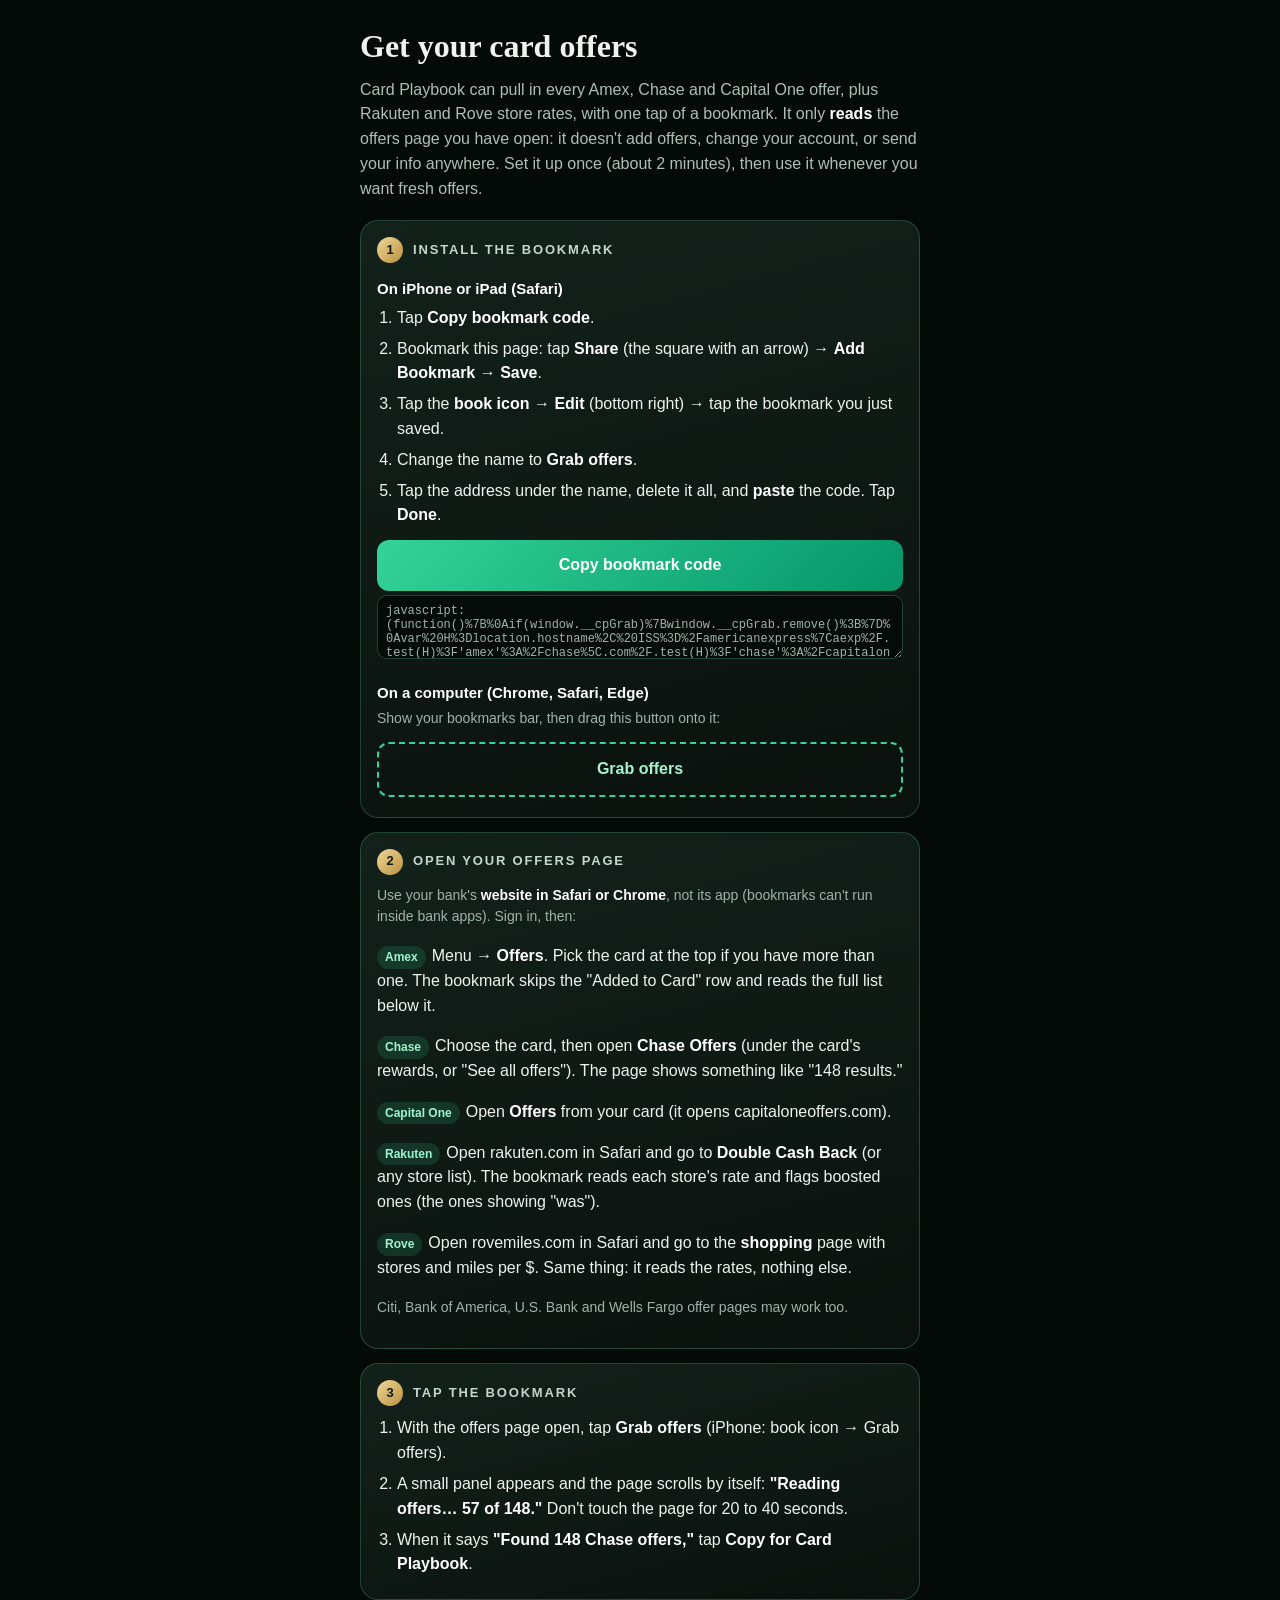
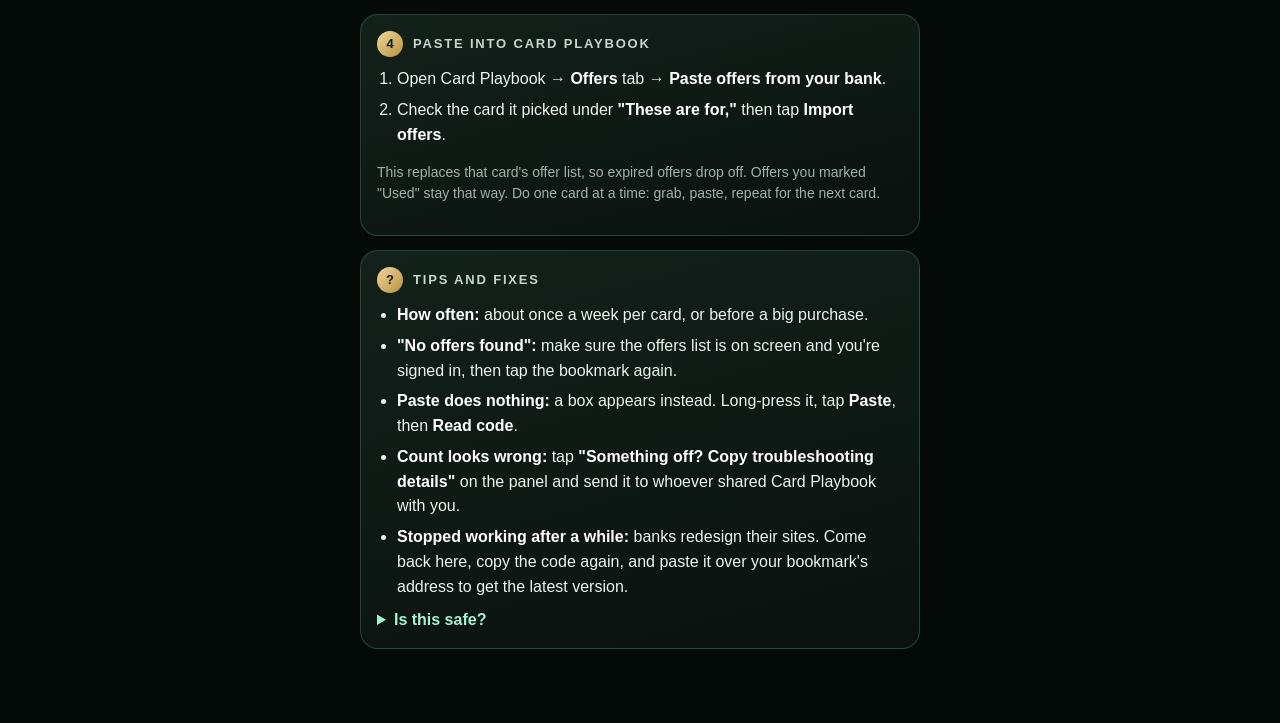
<file: offers.html>
<!DOCTYPE html>
<html lang="en"><head><meta charset="utf-8"><meta name="viewport" content="width=device-width, initial-scale=1">
<title>Get your card offers · Card Playbook</title><link rel="icon" href="icon-180.png"><link rel="apple-touch-icon" href="icon-180.png">
<style>
body{margin:0;background:#040a07;color:#eef3ef;font:16px/1.55 -apple-system,BlinkMacSystemFont,"Segoe UI",sans-serif}
.w{max-width:560px;margin:0 auto;padding:22px 16px 60px}h1{font-family:Georgia,serif;font-weight:600;font-size:32px;margin:0 0 6px}
.sub{color:#aebfb7;margin:0 0 18px}.c{background:linear-gradient(165deg,#13211b,#0a110e);border:1px solid rgba(110,231,183,.22);border-radius:18px;padding:16px;margin-bottom:14px}
h2{display:flex;align-items:center;gap:10px;font-size:13px;letter-spacing:.14em;text-transform:uppercase;color:#c4d6cd;margin:0 0 10px}
h2 i{font-style:normal;flex:none;width:26px;height:26px;border-radius:50%;display:grid;place-items:center;background:linear-gradient(135deg,#f1d79a,#b8913f);color:#0b1a14;font-size:13px;letter-spacing:0}
h3{font-size:15px;margin:14px 0 4px;color:#fff}ol,ul{margin:0;padding-left:20px}li{margin:6px 0}b{color:#fff}
.btn{display:block;width:100%;box-sizing:border-box;text-align:center;font:inherit;font-weight:700;padding:13px;border-radius:12px;border:0;background:linear-gradient(135deg,#34d399,#059669);color:#fff;text-decoration:none;margin:12px 0 4px;cursor:pointer}
.drag{background:none;border:2px dashed #34d399;color:#a7f3d0}.hint{color:#9fb3aa;font-size:14px}
.tag{display:inline-block;font-size:12px;font-weight:700;padding:2px 8px;border-radius:99px;background:rgba(52,211,153,.15);color:#9ff5d0;margin-right:6px}
textarea{width:100%;box-sizing:border-box;height:64px;background:#050b08;color:#9fb3aa;border:1px solid rgba(110,231,183,.26);border-radius:10px;font:12px ui-monospace,monospace;padding:8px}
details{margin-top:8px}summary{cursor:pointer;font-weight:600;color:#a7f3d0}
</style></head><body><div class="w">
<h1>Get your card offers</h1>
<p class="sub">Card Playbook can pull in every Amex, Chase and Capital One offer, plus Rakuten and Rove store rates, with one tap of a bookmark. It only <b>reads</b> the offers page you have open: it doesn't add offers, change your account, or send your info anywhere. Set it up once (about 2 minutes), then use it whenever you want fresh offers.</p>

<div class="c"><h2><i>1</i>Install the bookmark</h2>
<h3>On iPhone or iPad (Safari)</h3><ol>
<li>Tap <b>Copy bookmark code</b>.</li>
<li>Bookmark this page: tap <b>Share</b> (the square with an arrow) → <b>Add Bookmark</b> → <b>Save</b>.</li>
<li>Tap the <b>book icon</b> → <b>Edit</b> (bottom right) → tap the bookmark you just saved.</li>
<li>Change the name to <b>Grab offers</b>.</li>
<li>Tap the address under the name, delete it all, and <b>paste</b> the code. Tap <b>Done</b>.</li>
</ol>
<button class="btn" id="copy">Copy bookmark code</button><textarea id="code" readonly></textarea>
<h3>On a computer (Chrome, Safari, Edge)</h3><p class="hint" style="margin:0">Show your bookmarks bar, then drag this button onto it:</p><a class="btn drag" id="drag">Grab offers</a>
</div>

<div class="c"><h2><i>2</i>Open your offers page</h2>
<p class="hint" style="margin:0 0 8px">Use your bank's <b>website in Safari or Chrome</b>, not its app (bookmarks can't run inside bank apps). Sign in, then:</p>
<p><span class="tag">Amex</span>Menu → <b>Offers</b>. Pick the card at the top if you have more than one. The bookmark skips the "Added to Card" row and reads the full list below it.</p>
<p><span class="tag">Chase</span>Choose the card, then open <b>Chase Offers</b> (under the card's rewards, or "See all offers"). The page shows something like "148 results."</p>
<p><span class="tag">Capital One</span>Open <b>Offers</b> from your card (it opens capitaloneoffers.com).</p>
<p><span class="tag">Rakuten</span>Open rakuten.com in Safari and go to <b>Double Cash Back</b> (or any store list). The bookmark reads each store's rate and flags boosted ones (the ones showing "was").</p>
<p><span class="tag">Rove</span>Open rovemiles.com in Safari and go to the <b>shopping</b> page with stores and miles per $. Same thing: it reads the rates, nothing else.</p>
<p class="hint">Citi, Bank of America, U.S. Bank and Wells Fargo offer pages may work too.</p>
</div>

<div class="c"><h2><i>3</i>Tap the bookmark</h2><ol>
<li>With the offers page open, tap <b>Grab offers</b> (iPhone: book icon → Grab offers).</li>
<li>A small panel appears and the page scrolls by itself: <b>"Reading offers… 57 of 148."</b> Don't touch the page for 20 to 40 seconds.</li>
<li>When it says <b>"Found 148 Chase offers,"</b> tap <b>Copy for Card Playbook</b>.</li>
</ol></div>

<div class="c"><h2><i>4</i>Paste into Card Playbook</h2><ol>
<li>Open Card Playbook → <b>Offers</b> tab → <b>Paste offers from your bank</b>.</li>
<li>Check the card it picked under <b>"These are for,"</b> then tap <b>Import offers</b>.</li>
</ol><p class="hint">This replaces that card's offer list, so expired offers drop off. Offers you marked "Used" stay that way. Do one card at a time: grab, paste, repeat for the next card.</p></div>

<div class="c"><h2><i>?</i>Tips and fixes</h2><ul>
<li><b>How often:</b> about once a week per card, or before a big purchase.</li>
<li><b>"No offers found":</b> make sure the offers list is on screen and you're signed in, then tap the bookmark again.</li>
<li><b>Paste does nothing:</b> a box appears instead. Long-press it, tap <b>Paste</b>, then <b>Read code</b>.</li>
<li><b>Count looks wrong:</b> tap <b>"Something off? Copy troubleshooting details"</b> on the panel and send it to whoever shared Card Playbook with you.</li>
<li><b>Stopped working after a while:</b> banks redesign their sites. Come back here, copy the code again, and paste it over your bookmark's address to get the latest version.</li>
</ul>
<details><summary>Is this safe?</summary><p class="hint">The bookmark runs only on the page you're looking at, only when you tap it, and only reads the offers shown there. It can't see your password, doesn't click anything on your account, and the offers list goes only to your clipboard. You paste it into Card Playbook yourself, and it stays on your phone.</p></details>
</div>
</div><script>
var href="javascript:(function()%7B%0Aif(window.__cpGrab)%7Bwindow.__cpGrab.remove()%3B%7D%0Avar%20H%3Dlocation.hostname%2C%20ISS%3D%2Famericanexpress%7Caexp%2F.test(H)%3F'amex'%3A%2Fchase%5C.com%2F.test(H)%3F'chase'%3A%2Fcapitalone%2F.test(H)%3F'c1'%3A%2Fciti%2F.test(H)%3F'citi'%3A%2Fbankofamerica%2F.test(H)%3F'boa'%3A%2Fusbank%2F.test(H)%3F'usb'%3A%2Fwellsfargo%2F.test(H)%3F'wf'%3A%2Frakuten%5C.com%2F.test(H)%3F'rakuten'%3A%2Frovemiles%5C.com%7C(%5E%7C%5C.)rove%5C.com%2F.test(H)%3F'rove'%3A''%3B%0Avar%20PORTAL%3DISS%3D%3D%3D'rakuten'%7C%7CISS%3D%3D%3D'rove'%3B%0Avar%20NAMES%3D%7Bamex%3A'Amex'%2Cchase%3A'Chase'%2Cc1%3A'Capital%20One'%2Cciti%3A'Citi'%2Cboa%3A'Bank%20of%20America'%2Cusb%3A'U.S.%20Bank'%2Cwf%3A'Wells%20Fargo'%2Crakuten%3A'Rakuten'%2Crove%3A'Rove'%7D%3B%0Avar%20box%3Ddocument.createElement('div')%3Bwindow.__cpGrab%3Dbox%3B%0Abox.setAttribute('style'%2C'position%3Afixed%3Bz-index%3A2147483647%3Bleft%3A12px%3Bright%3A12px%3Bbottom%3A12px%3Bmax-width%3A420px%3Bmargin%3A0%20auto%3Bbackground%3A%2307120d%3Bcolor%3A%23eef3ef%3Bborder%3A1px%20solid%20%232f7a5c%3Bborder-radius%3A16px%3Bpadding%3A14px%2016px%3Bfont%3A15px%2F1.4%20-apple-system%2CBlinkMacSystemFont%2Csans-serif%3Bbox-shadow%3A0%2018px%2040px%20rgba(0%2C0%2C0%2C.5)')%3B%0Afunction%20btn(t%2Cid%2Cprimary)%7Breturn%20'%3Cbutton%20id%3D%22'%2Bid%2B'%22%20style%3D%22flex%3A1%3Bfont%3Ainherit%3Bfont-weight%3A600%3Bpadding%3A10px%208px%3Bborder-radius%3A10px%3Bborder%3A1px%20solid%20%232f7a5c%3Bbackground%3A'%2B(primary%3F'%2310b981'%3A'transparent')%2B'%3Bcolor%3A'%2B(primary%3F'%2304110b'%3A'%23a7f3d0')%2B'%22%3E'%2Bt%2B'%3C%2Fbutton%3E'%3B%7D%0Afunction%20ui(msg%2Cbuttons)%7Bbox.innerHTML%3D'%3Cdiv%20style%3D%22display%3Aflex%3Bjustify-content%3Aspace-between%3Balign-items%3Acenter%3Bmargin-bottom%3A6px%22%3E%3Cb%20style%3D%22font-size%3A16px%22%3ECard%20Playbook%20%C2%B7%20Grab%20offers%3C%2Fb%3E%3Cbutton%20id%3D%22cpx%22%20style%3D%22background%3Anone%3Bborder%3A0%3Bcolor%3A%239aa%3Bfont-size%3A20px%22%3E%C3%97%3C%2Fbutton%3E%3C%2Fdiv%3E%3Cdiv%20id%3D%22cpm%22%20style%3D%22color%3A%23cfe0d8%3Bfont-size%3A14px%22%3E'%2Bmsg%2B'%3C%2Fdiv%3E'%2B(buttons%3F'%3Cdiv%20style%3D%22display%3Aflex%3Bgap%3A8px%3Bmargin-top%3A10px%22%3E'%2Bbuttons%2B'%3C%2Fdiv%3E'%3A'')%3Bbox.querySelector('%23cpx').onclick%3Dfunction()%7Bbox.remove()%3B%7D%3B%7D%0Adocument.body.appendChild(box)%3B%0Aif(!ISS)%7Bui('Open%20your%20card%5C's%20offers%20page%20(Amex%2C%20Chase%2C%20Capital%20One%2C%20Citi%2C%20BofA%2C%20U.S.%20Bank%20or%20Wells%20Fargo)%2C%20or%20Rakuten%5C's%20or%20Rove%5C's%20store%20list%2C%20and%20tap%20this%20bookmark%20there.')%3Breturn%3B%7D%0Avar%20sleep%3Dfunction(ms)%7Breturn%20new%20Promise(function(r)%7BsetTimeout(r%2Cms)%3B%7D)%3B%7D%3B%0Avar%20VAL%3D%2F%5C%24%5Cs%3F%5Cd%7C%5Cd%2B(%5C.%5Cd%2B)%3F%5Cs%3F%25%7C%5Cd%5B%5Cd%2C%5D*%5Cs*(bonus%5Cs%2B)%3F(membership%20rewards%5CS*%5Cs%2B)%3F(points%7Cmiles%7Cpts)%7C%5Cd%2Bx%5Cb%7Ccash%20back%2Fi%3B%0Avar%20ADDRE%3D%2F%5E(%5C%2B%7Cadd%7Cadd%20to%20card%7Cadd%20offer%7Cadd%20to%20list%7Cactivate%7Cactivate%20offer%7Cenroll%7Csave%7Csave%20offer%7Cadd%20to%20my%20card)%24%2Fi%3B%0Avar%20DONERE%3D%2F%5E(added%7Cadded%20to%20card%7Coffer%20added%7Cenrolled%7Cactivated%7Csaved%7C%E2%9C%93%7Cin%20your%20list)%24%2Fi%3B%0Afunction%20txt(e)%7Breturn%20((e.innerText%7C%7Ce.textContent%7C%7C'')%2B'').trim()%3B%7D%0Afunction%20parts(e)%7Bvar%20out%3D%5B%5D%3B(function%20walk(n)%7Bfor(var%20c%3Dn.firstChild%3Bc%3Bc%3Dc.nextSibling)%7Bif(c.nodeType%3D%3D%3D3)%7Bvar%20t%3Dc.nodeValue.trim()%3Bif(t)out.push(t)%3B%7Delse%20if(c.nodeType%3D%3D%3D1%26%26!%2F%5E(SCRIPT%7CSTYLE%7CSVG%7CNOSCRIPT)%24%2Fi.test(c.tagName))%7Bvar%20st%3DgetComputedStyle(c)%3Bif(st.display%3D%3D%3D'none'%7C%7Cst.visibility%3D%3D%3D'hidden')continue%3Bvar%20blockish%3D!%2F%5E(inline)%24%2F.test(st.display)%7C%7Cc.children.length%3D%3D%3D0%3Bif(c.shadowRoot)walk(c.shadowRoot)%3Bif(c.children.length%3D%3D%3D0)%7Bvar%20t2%3D(c.textContent%7C%7C'').trim()%3Bif(t2%26%26out%5Bout.length-1%5D!%3D%3Dt2)out.push(t2)%3B%7Delse%20walk(c)%3B%7D%7D%7D)(e.shadowRoot%26%26!e.firstChild%3Fe.shadowRoot%3Ae)%3Breturn%20out.join('%5Cn')%3B%7D%0Afunction%20deepAll(root)%7Bvar%20out%3D%5B%5D%3B(function%20w(n)%7Bif(n.shadowRoot%26%26n%3D%3D%3Droot)w(n.shadowRoot)%3Bvar%20k%3Dn.children%7C%7C%5B%5D%3Bfor(var%20i%3D0%3Bi%3Ck.length%3Bi%2B%2B)%7Bout.push(k%5Bi%5D)%3Bif(k%5Bi%5D.shadowRoot)w(k%5Bi%5D.shadowRoot)%3Bw(k%5Bi%5D)%3B%7D%7D)(root)%3Breturn%20out%3B%7D%0Afunction%20up(e)%7Breturn%20e.parentElement%7C%7C(e.parentNode%26%26e.parentNode.host)%7C%7Cnull%3B%7D%0Avar%20VLINE%3D%2F%5E(%3F%3Aup%20to%5Cs%2B)%3F(%3F%3A%5C%24%5Cs%3F%5B%5Cd%2C%5D%2B(%3F%3A%5C.%5Cd%2B)%3F%7C%5B%5Cd.%5D%2B%5Cs%3F%25%7C%5C%2B%3F%5B%5Cd%2C%5D%2B%5Cs%3Fx%3F%5Cs%2B(%3F%3Abonus%5Cs%2B)%3F(%3F%3Amembership%20rewards%5CS*%5Cs%2B)%3F(%3F%3Apoints%7Cmiles%7Cpts))(%3F%3A%5Cs%2B(%3F%3Acash%5Cs%2B)%3F(%3F%3Aback%7Coff%7Cstatement%20credit%7Cpoints%7Cmiles))%3F%5Cb%2Fi%3B%0Afunction%20vis(e)%7Bvar%20r%3De.getBoundingClientRect()%3Breturn%20r.width%3E0%26%26r.height%3E0%3B%7D%0Afunction%20lab(e)%7Breturn%20(txt(e)%7C%7Ce.getAttribute('aria-label')%7C%7Ce.getAttribute('title')%7C%7C'').trim()%3B%7D%0Afunction%20isAdd(e)%7Bvar%20l%3Dlab(e)%3Breturn%20ADDRE.test(l)%7C%7C%2F%5Eadd%5Cb.%7B0%2C40%7D(offer%7Cto%20(your%20)%3Fcard)%2Fi.test(e.getAttribute('aria-label')%7C%7C'')%3B%7D%0Afunction%20isDone(e)%7Bvar%20l%3Dlab(e)%3Breturn%20DONERE.test(l)%7C%7C%2F%5E(added%7Cenrolled%7Cactivated)%5Cb%2Fi.test(e.getAttribute('aria-label')%7C%7C'')%3B%7D%0Afunction%20tileOf(e)%7Bvar%20n%3De%2Cbest%3Dnull%3Bfor(var%20i%3D0%3Bi%3C9%26%26n%26%26n!%3D%3Ddocument.body%3Bi%2B%2B)%7Bn%3Dn.parentElement%3Bif(!n)break%3Bvar%20t%3Dtxt(n)%3Bif(t.length%3E700)break%3Bif(VAL.test(t)%26%26parts(n).split('%5Cn').filter(Boolean).length%3E%3D2)%7Bbest%3Dn%3Bbreak%3B%7D%7Dreturn%20best%3B%7D%0Afunction%20controls()%7Breturn%20deepAll(document.body).filter(function(e)%7Breturn%20%2F%5E(BUTTON%7CA)%24%2F.test(e.tagName)%7C%7C%2F%5E(button%7Cswitch%7Ccheckbox)%24%2F.test(e.getAttribute('role')%7C%7C'')%3B%7D).filter(vis)%3B%7D%0Afunction%20valLeaves()%7Breturn%20deepAll(document.body).filter(function(e)%7Bif(e.children.length%26%26!(e.children.length%3D%3D%3D1%26%26%2F%5E(SPAN%7CB%7CSTRONG)%24%2F.test(e.children%5B0%5D.tagName)))return%20false%3Bvar%20t%3D(e.textContent%7C%7C'').trim()%3Breturn%20t.length%3C90%26%26(VLINE.test(t)%7C%7C%2F%5E(spend%7Cearn%7Cget%7Creceive)%5Cs%2B(%5C%24%5Cs%3F%5Cd%7C%5Cd)%2Fi.test(t))%26%26%2F(back%7Coff%7Ccash%7Cpoints%7Cmiles%7Cpts%7Ccredit%7C%25%7C%5Cdx%5Cb)%2Fi.test(t)%26%26vis(e)%26%26!(window.__cpGrab%26%26window.__cpGrab.contains(e))%3B%7D)%3B%7D%0Afunction%20tileOfVal(e)%7Bvar%20n%3De%3Bfor(var%20i%3D0%3Bi%3C10%26%26n%3Bi%2B%2B)%7Bn%3Dup(n)%3Bif(!n%7C%7Cn%3D%3D%3Ddocument.body%7C%7Cn%3D%3D%3Ddocument.documentElement)return%20null%3Bvar%20ls%3Dparts(n).split('%5Cn').filter(Boolean)%3Bif(ls.join('%20').length%3E500)return%20null%3Bif(ls.length%3E%3D2%26%26ls.some(function(l)%7Breturn%20!VAL.test(l)%26%26l.length%3E%3D2%26%26l.length%3C%3D60%26%26!ADDRE.test(l)%26%26!%2F%5E(new%7Coffer)%24%2Fi.test(l)%3B%7D))return%20n%3Bif(logoName(n))return%20n%3B%7Dreturn%20null%3B%7D%0Afunction%20logoName(n)%7Bvar%20im%3DdeepAll(n).filter(function(e)%7Breturn%20%2F%5E(IMG%7CSVG)%24%2Fi.test(e.tagName)%7C%7Ce.getAttribute('role')%3D%3D%3D'img'%3B%7D).map(function(e)%7Breturn%20(e.getAttribute('alt')%7C%7Ce.getAttribute('aria-label')%7C%7Ce.getAttribute('title')%7C%7C'').replace(%2F%5Cs*(logo%7Cimage%7Cicon%7Cbrand)%5Cs*%24%2Fi%2C'').trim()%3B%7D).filter(function(t)%7Breturn%20t.length%3E%3D2%26%26t.length%3C%3D60%26%26!VAL.test(t)%26%26!%2F%5E(offer%7Cmerchant%7Cclose%7Cplus%7Cadd)%24%2Fi.test(t)%3B%7D)%3Breturn%20im%5B0%5D%7C%7C(n.getAttribute%26%26(n.getAttribute('aria-label')%7C%7C'').replace(%2F%5B%2C.%5D.*%24%2F%2C'').trim())%7C%7C''%3B%7D%0Afunction%20expand(t)%7Bvar%20base%3Dparts(t).replace(%2F%5B%E2%9C%93%5Cs%5D%2Fg%2C'').length%2Cn%3Dt%3Bfor(var%20i%3D0%3Bi%3C4%3Bi%2B%2B)%7Bvar%20q%3Dup(n)%3Bif(!q%7C%7Cq%3D%3D%3Ddocument.body)break%3Bif(parts(q).replace(%2F%5B%E2%9C%93%5Cs%5D%2Fg%2C'').length%3Ebase%2B4)break%3Bn%3Dq%3B%7Dreturn%20n%3B%7D%0Afunction%20addCtl(t)%7Bvar%20r0%3Dt.getBoundingClientRect()%2Cc%3DdeepAll(t).filter(function(e)%7Bif(!vis(e))return%20false%3Bvar%20clk%3D%2F%5E(BUTTON%7CA)%24%2F.test(e.tagName)%7C%7Ce.getAttribute('role')%3D%3D%3D'button'%7C%7Ce.tabIndex%3E%3D0%7C%7Ce.onclick%3Bif(!clk)return%20false%3Bvar%20r%3De.getBoundingClientRect()%3Bif(r.width%3E96%7C%7Cr.height%3E96)return%20false%3Bif(r.width*r.height%3E0.25*r0.width*r0.height)return%20false%3Bvar%20l%3Dlab(e)%3Bif(isDone(e))return%20false%3Breturn%20isAdd(e)%7C%7C%2Fadd%7Cplus%7Cenroll%7Cactivate%2Fi.test((e.getAttribute('aria-label')%7C%7C'')%2B'%20'%2B(e.getAttribute('data-testid')%7C%7C'')%2B'%20'%2B(e.className%26%26e.className.baseVal!%3D%3Dundefined%3Fe.className.baseVal%3Ae.className%7C%7C''))%7C%7C(!l%26%26e.querySelector%26%26e.querySelector('svg%2Cimg%2Cmds-icon%2Ci'))%3B%7D)%3Breturn%20c%5B0%5D%7C%7Cnull%3B%7D%0Afunction%20doneIn(t)%7Breturn%20deepAll(t).some(function(e)%7Breturn%20isDone(e)%7C%7C%2F%5Cb(added%7Cenrolled%7Cactivated%7Coffer-added%7Cis-added)%5Cb%2Fi.test((e.getAttribute('aria-label')%7C%7C'')%2B'%20'%2B(e.getAttribute('data-testid')%7C%7C'')%2B'%20'%2B(typeof%20e.className%3D%3D%3D'string'%3Fe.className%3A''))%3B%7D)%3B%7D%0Afunction%20scroller()%7Bvar%20best%3Dnull%2Cbh%3D0%3BdeepAll(document.body).forEach(function(el)%7Bif(el.scrollHeight%3Eel.clientHeight%2B400%26%26el.clientHeight%3E250)%7Bvar%20oy%3DgetComputedStyle(el).overflowY%3Bif(%2F(auto%7Cscroll)%2F.test(oy)%26%26el.scrollHeight%3Ebh)%7Bbest%3Del%3Bbh%3Del.scrollHeight%3B%7D%7D%7D)%3Bvar%20de%3Ddocument.scrollingElement%7C%7Cdocument.documentElement%3Breturn%20(best%26%26bh%3Ede.scrollHeight*0.8)%3Fbest%3Anull%3B%7D%0Afunction%20clickMore()%7Bif(ISS%3D%3D%3D'amex')return%3Bcontrols().filter(function(b)%7Breturn%20b.tagName%3D%3D%3D'BUTTON'%26%26!b.closest('a%2Cform')%26%26%2F%5E(load%7Cshow%7Cview%7Csee)%5Cs%2Bmore(%5Cs%2Boffers)%3F%24%2Fi.test(lab(b))%3B%7D).slice(0%2C1).forEach(function(b)%7Btry%7Bb.click()%3B%7Dcatch(e)%7B%7D%7D)%3B%7D%0Aasync%20function%20collectAll()%7Bvar%20blk%3Dfunction(e)%7Bvar%20a%3De.target.closest%26%26e.target.closest('a%5Bhref%5D')%3Bif(a%26%26!(window.__cpGrab%26%26window.__cpGrab.contains(a)))%7Be.preventDefault()%3Be.stopPropagation()%3B%7D%7D%3Bdocument.addEventListener('click'%2Cblk%2Ctrue)%3Btry%7Breturn%20await%20collectAll2()%3B%7Dfinally%7Bdocument.removeEventListener('click'%2Cblk%2Ctrue)%3B%7D%7D%0Aasync%20function%20collectAll2()%7B%0Avar%20acc%3Dnew%20Map()%2Ctm%3D(document.body.innerText%7C%7C'').match(%2F(%5Cd%7B1%2C4%7D)%5Cs%2B(%3F%3Aresults%7Coffers)%5Cb%2Fi)%2Ctarget%3Dtm%3F%2Btm%5B1%5D%3A0%3B%0Avar%20sc%3Dscroller()%2Cpos%3Dfunction()%7Breturn%20sc%3Fsc.scrollTop%3Awindow.scrollY%3B%7D%2Cmax%3Dfunction()%7Breturn%20sc%3Fsc.scrollHeight-sc.clientHeight%3A(document.scrollingElement%7C%7Cdocument.documentElement).scrollHeight-innerHeight%3B%7D%3B%0Avar%20step%3Dfunction()%7Bvar%20d%3DMath.max(200%2CMath.round((sc%3Fsc.clientHeight%3AinnerHeight)*0.6))%3Bif(sc)sc.scrollTop%2B%3Dd%3Belse%20window.scrollBy(0%2Cd)%3B%7D%3B%0Avar%20SK0%3DskipRoots()%3B%0Aif(sc)sc.scrollTop%3D0%3Belse%20window.scrollTo(0%2C0)%3B%0Aif(SK0.length)%7Bvar%20yb%3D0%3BSK0.forEach(function(r)%7Bvar%20rb%3Dr.getBoundingClientRect().bottom%2B(sc%3Fsc.scrollTop%3Awindow.scrollY)%3Bif(rb%3Eyb)yb%3Drb%3B%7D)%3Bif(sc)sc.scrollTop%3Dyb%3Belse%20window.scrollTo(0%2Cyb)%3B%7D%0Aawait%20sleep(500)%3B%0Avar%20stall%3D0%3B%0Afor(var%20i%3D0%3Bi%3C600%3Bi%2B%2B)%7B%0AclickMore()%3B%0Avar%20grab%3Dfunction()%7Bscan().offers.forEach(function(o)%7Bvar%20k%3Do.merchant.toLowerCase()%2B(PORTAL%3F''%3A'%7C'%2B(o.amount%7C%7Co.pct%7C%7Co.note%7C%7C''))%3Bif(!acc.has(k))acc.set(k%2Co)%3Belse%20if(o.added)acc.get(k).added%3Dtrue%3B%7D)%3B%7D%3B%0Agrab()%3B%0Avar%20hs%3DISS%3D%3D%3D'amex'%3F%5B%5D%3AdeepAll(document.body).filter(function(el)%7Bif(!(el.scrollWidth%3Eel.clientWidth%2B80%26%26el.clientWidth%3E150))return%20false%3Bvar%20r%3Del.getBoundingClientRect()%3Bif(r.bottom%3C0%7C%7Cr.top%3EinnerHeight)return%20false%3Breturn%20%2F(auto%7Cscroll)%2F.test(getComputedStyle(el).overflowX)%26%26!el.__cpDone%3B%7D)%3B%0Afor(var%20h%3D0%3Bh%3Chs.length%3Bh%2B%2B)%7Bvar%20el%3Dhs%5Bh%5D%3Bel.__cpDone%3D1%3Bfor(var%20j%3D0%3Bj%3C40%26%26el.scrollLeft%3Cel.scrollWidth-el.clientWidth-2%3Bj%2B%2B)%7Bel.scrollLeft%2B%3DMath.max(120%2Cel.clientWidth*0.8)%3Bawait%20sleep(300)%3Bgrab()%3B%7Del.scrollLeft%3D0%3B%7D%0Aui('Reading%20offers%E2%80%A6%20'%2Bacc.size%2B(target%3F'%20of%20'%2Btarget%3A'')%2B'.%20Keep%20this%20page%20open.')%3B%0Aif(target%26%26acc.size%3E%3Dtarget)break%3B%0Aif(PORTAL%26%26acc.size%3E%3D500)break%3B%0Avar%20before%3Dpos()%3Bstep()%3Bawait%20sleep(420)%3B%0Aif(pos()%3C%3Dbefore%2B2%26%26pos()%3E%3Dmax()-4)%7Bstall%2B%2B%3Bawait%20sleep(900)%3Bif(stall%3E%3D4)break%3B%7Delse%20stall%3D0%3B%0A%7D%0Areturn%20%7Boffers%3AArray.from(acc.values())%2Ctarget%3Atarget%7D%3B%0A%7D%0Afunction%20money(s)%7Breturn%20parseFloat(String(s).replace(%2F%2C%2Fg%2C''))%3B%7D%0Afunction%20isoDate(s)%7B%0As%3Ds.trim()%3Bvar%20m%2CY%3Dnew%20Date().getFullYear()%3B%0Aif((m%3Ds.match(%2F%5E(%5Cd%7B1%2C2%7D)%5C%2F(%5Cd%7B1%2C2%7D)(%3F%3A%5C%2F(%5Cd%7B2%2C4%7D))%3F%24%2F)))%7Bvar%20y%3Dm%5B3%5D%3F(m%5B3%5D.length%3D%3D%3D2%3F2000%2B%20%2Bm%5B3%5D%3A%2Bm%5B3%5D)%3AY%3Breturn%20y%2B'-'%2B('0'%2Bm%5B1%5D).slice(-2)%2B'-'%2B('0'%2Bm%5B2%5D).slice(-2)%3B%7D%0Avar%20d%3Dnew%20Date(s.replace(%2F%5C.%2Fg%2C''))%3Bif(!isNaN(d))%7Bif(!%2F%5Cd%7B4%7D%2F.test(s))d.setFullYear(Y)%3Breturn%20d.getFullYear()%2B'-'%2B('0'%2B(d.getMonth()%2B1)).slice(-2)%2B'-'%2B('0'%2Bd.getDate()).slice(-2)%3B%7D%0Areturn%20''%3B%0A%7D%0Afunction%20parse(t%2Cadded)%7B%0Avar%20lines%3Dt.split('%5Cn').map(function(l)%7Breturn%20l.trim()%3B%7D).filter(function(l)%7Breturn%20l%26%26!ADDRE.test(l)%26%26!DONERE.test(l)%26%26!%2F%5E(new%7Coffer%7Cexpiring%20soon%7Conline%7Cin-store%7Conline%20%26%20in-store%7Cdetails%7Cterms%20apply%7Cview%20details%7C%5Cd%2B%20(days%3F%7Chours%3F)%20left)%24%2Fi.test(l)%3B%7D)%3B%0Avar%20vl%3Dlines.filter(function(l)%7Breturn%20VAL.test(l)%3B%7D)%5B0%5D%7C%7C''%3B%0Avar%20merchant%3Dlines.filter(function(l)%7Breturn%20l!%3D%3Dvl%26%26!VAL.test(l)%26%26!%2Fexpire%7Cexp%5Cb%7Cends%3F%5Cb%7Cvalid%7Cdays%3F%20left%2Fi.test(l)%26%26l.length%3E%3D2%26%26l.length%3C%3D60%3B%7D)%5B0%5D%7C%7C''%3B%0Aif(!merchant%7C%7C!vl)return%20null%3B%0Avar%20all%3Dlines.join('%20')%2Craw%3Dt.replace(%2F%5Cn%2Fg%2C'%20')%2Co%3D%7Bmerchant%3Amerchant%2Cadded%3A!!added%7D%2Cm%3B%0Avar%20em%3Dall.match(%2F(%3F%3Aexpires%3F%7Cexp%5C.%3F%7Cends%3F%7Cvalid%20(%3F%3Athrough%7Cuntil%7Cthru))%5Cs*%3A%3F%5Cs*(%3F%3Aon%5Cs%2B)%3F(%5BA-Za-z%5D%7B3%2C9%7D%5C.%3F%5Cs%2B%5Cd%7B1%2C2%7D(%3F%3A%2C%3F%5Cs%2B%5Cd%7B4%7D)%3F%7C%5Cd%7B1%2C2%7D%5C%2F%5Cd%7B1%2C2%7D(%3F%3A%5C%2F%5Cd%7B2%2C4%7D)%3F)%2Fi)%3B%0Aif(em)o.ends%3DisoDate(em%5B1%5D)%3B%0Avar%20dl%3Draw.match(%2F(%5Cd%2B)%5Cs%2Bdays%3F%5Cs%2Bleft%2Fi)%3Bif(!o.ends%26%26dl)%7Bvar%20d%3Dnew%20Date(Date.now()%2B%20%2Bdl%5B1%5D*864e5)%3Bo.ends%3Dd.toISOString().slice(0%2C10)%3B%7D%0Avar%20v%3Dvl%2B'%20'%2Ball%3B%0Aif((m%3Dv.match(%2Fspend%5Cs%2B%5C%24%5Cs%3F(%5B%5Cd%2C%5D%2B(%3F%3A%5C.%5Cd%2B)%3F)(%3F%3A%5Cs%2Bor%5Cs%2Bmore)%3F%5B%5E%24%5D%7B0%2C40%7D%3F(%3F%3Aget%7Cearn%7Creceive)%5Cs%2B%5C%24%5Cs%3F(%5B%5Cd%2C%5D%2B(%3F%3A%5C.%5Cd%2B)%3F)%2Fi)))%7Bo.kind%3D'cash'%3Bo.spend%3Dmoney(m%5B1%5D)%3Bo.amount%3Dmoney(m%5B2%5D)%3B%7D%0Aelse%20if((m%3Dv.match(%2F(%3F%3Aget%7Cearn%7Creceive)%5Cs%2B%5C%24%5Cs%3F(%5B%5Cd%2C%5D%2B(%3F%3A%5C.%5Cd%2B)%3F)%5B%5E%24%5D%7B0%2C50%7D%3F(%3F%3Aspend%7Cpurchase)s%3F%5Cs%2B(%3F%3Aof%5Cs%2B)%3F%5C%24%5Cs%3F(%5B%5Cd%2C%5D%2B(%3F%3A%5C.%5Cd%2B)%3F)%2Fi)))%7Bo.kind%3D'cash'%3Bo.amount%3Dmoney(m%5B1%5D)%3Bo.spend%3Dmoney(m%5B2%5D)%3B%7D%0Aelse%20if((m%3Dv.match(%2Fspend%5Cs%2B%5C%24%5Cs%3F(%5B%5Cd%2C%5D%2B)%5B%5E%24%5D%7B0%2C40%7D%3F(%3F%3Aget%7Cearn%7Creceive)%5Cs%2B(%5B%5Cd%2C%5D%2B)%5Cs%2B(%3F%3Abonus%5Cs%2B)%3F(%3F%3Amembership%20rewards%5CS*%5Cs%2B)%3F(%3F%3Apoints%7Cmiles)%2Fi)))%7Bo.kind%3D'points'%3Bo.spend%3Dmoney(m%5B1%5D)%3Bo.amount%3Dmoney(m%5B2%5D)%3B%7D%0Aelse%20if((m%3Dv.match(%2F(%3F%3Aget%7Cearn)%5Cs%2B(%5B%5Cd%2C%5D%2B)%5Cs%2B(%3F%3Abonus%5Cs%2B)%3F(%3F%3Amembership%20rewards%5CS*%5Cs%2B)%3F(%3F%3Apoints%7Cmiles)%5B%5E%24%5D%7B0%2C40%7D%3F%5C%24%5Cs%3F(%5B%5Cd%2C%5D%2B)%2Fi)))%7Bo.kind%3D'points'%3Bo.amount%3Dmoney(m%5B1%5D)%3Bo.spend%3Dmoney(m%5B2%5D)%3B%7D%0Aelse%20if((m%3Dv.match(%2F%5C%2B%3F%5Cs%3F(%5Cd%2B)%5Cs%3Fx%3F%5Cs%2B(%3F%3Aadditional%5Cs%2B%7Cbonus%5Cs%2B)%3F(%3F%3Amembership%20rewards%5CS*%5Cs%2B)%3F(%3F%3Apoints%7Cmiles)%5Cs%2B(%3F%3Aper%7Con%20each%7Cfor%20every%7C%5C%2F)%5Cs*(%3F%3Aeligible%5Cs%2B)%3F(%3F%3A%5C%241%7C%5C%24%7Cdollar)%2Fi))%7C%7C(m%3Dvl.match(%2F%5C%2B%3F%5Cs%3F(%5Cd%2B)x%5Cs%2B(%3F%3Apoints%7Cmiles)%2Fi)))%7Bo.kind%3D'points'%3Bo.note%3D'%2B'%2Bm%5B1%5D%2B'X%20'%2B(%2Fmile%2Fi.test(v)%3F'miles'%3A'pts')%2B'%20per%20%24'%3B%7D%0Aelse%20if((m%3Dv.match(%2F(%5Cd%2B(%3F%3A%5C.%5Cd%2B)%3F)%5Cs%3F%25%5Cs%2B(%3F%3Acash%5Cs%2B)%3F(%3F%3Aback%7Coff)%2Fi)))%7Bo.kind%3D'percent'%3Bo.pct%3Dmoney(m%5B1%5D)%3Bvar%20c%3Dv.match(%2Fup%20to%20(%3F%3Aa%20total%20of%20)%3F%5C%24%5Cs%3F(%5B%5Cd%2C%5D%2B(%3F%3A%5C.%5Cd%2B)%3F)%2Fi)%3Bif(c)o.cap%3Dmoney(c%5B1%5D)%3B%7D%0Aelse%20if((m%3Dv.match(%2Fup%20to%5Cs%2B(%5B%5Cd%2C%5D%2B)%5Cs%2B(points%7Cmiles)%2Fi)))%7Bo.kind%3D'points'%3Bo.amount%3Dmoney(m%5B1%5D)%3Bo.note%3D'up%20to'%3B%7D%0Aelse%20if((m%3Dvl.match(%2F%5E%5Cs*(%5B%5Cd%2C%5D%7B3%2C%7D)%5Cs%2B(%3F%3Abonus%5Cs%2B)%3F(points%7Cmiles)%5Cb%2Fi)))%7Bo.kind%3D'points'%3Bo.amount%3Dmoney(m%5B1%5D)%3B%7D%0Aelse%20if((m%3Dv.match(%2F%5C%24%5Cs%3F(%5B%5Cd%2C%5D%2B(%3F%3A%5C.%5Cd%2B)%3F)%5Cs%2B(%3F%3Acash%5Cs%2B)%3F(%3F%3Aback%7Cstatement%20credit%7Coff)%2Fi)))%7Bo.kind%3D'cash'%3Bo.amount%3Dmoney(m%5B1%5D)%3Bvar%20s%3Dv.match(%2F(%3F%3Apurchase%7Cspend)s%3F%5Cs%2Bof%5Cs%2B%5C%24%5Cs%3F(%5B%5Cd%2C%5D%2B)%7C%5C%24%5Cs%3F(%5B%5Cd%2C%5D%2B)%5Cs%2B(%3F%3Aor%20more%5Cs%2B)%3Fpurchase%2Fi)%3Bif(s)o.spend%3Dmoney(s%5B1%5D%7C%7Cs%5B2%5D)%3B%7D%0Aelse%20%7Bo.kind%3D'cash'%3Bo.note%3Dvl.slice(0%2C60)%3B%7D%0Avar%20t2%3Dv.match(%2F(%3F%3Aup%20to%7Climit)%5Cs%2B(%5Cd%2B)%5Cs%2Btimes%3F%2Fi)%3Bif(t2)o.note%3D(o.note%3Fo.note%2B'%20%C2%B7%20'%3A'')%2B'up%20to%20'%2Bt2%5B1%5D%2B'%20times'%3B%0Areturn%20o%3B%0A%7D%0Afunction%20skipRoots()%7Bif(ISS!%3D%3D'amex')return%20%5B%5D%3Breturn%20deepAll(document.body).filter(function(e)%7Breturn%20e.children.length%3C%3D2%26%26%2F%5Eadded%20to%20(your%20)%3Fcard%5Cs*(%5C(%5Cd%2B%5C))%3F%24%2Fi.test((e.textContent%7C%7C'').trim())%26%26vis(e)%3B%7D).map(function(h)%7Bvar%20n%3Dh%3Bfor(var%20i%3D0%3Bi%3C8%3Bi%2B%2B)%7Bvar%20q%3Dup(n)%3Bif(!q%7C%7Cq%3D%3D%3Ddocument.body)break%3Bvar%20r%3Dq.getBoundingClientRect()%3Bif(r.height%3E1400)break%3Bn%3Dq%3B%7Dreturn%20n%3B%7D)%3B%7D%0Afunction%20scan()%7Bif(PORTAL)return%20pscan()%3Bvar%20SK%3DskipRoots()%2Cskip%3Dfunction(t)%7Breturn%20SK.some(function(r)%7Breturn%20r.contains(t)%3B%7D)%3B%7D%3B%0Avar%20seen%3Dnew%20Set()%2Cout%3D%5B%5D%2Cadds%3D%5B%5D%3B%0Acontrols().forEach(function(b)%7B%0Avar%20a%3DisAdd(b)%2Cd%3D!a%26%26isDone(b)%3Bif(!a%26%26!d)return%3B%0Avar%20t%3DtileOf(b)%3Bif(!t%7C%7Cseen.has(t)%7C%7Cskip(t))return%3Bseen.add(t)%3B%0Avar%20o%3Dparse(parts(t)%2Cd)%3Bif(!o)return%3Bout.push(o)%3Bif(a%26%26!b.disabled%26%26b.getAttribute('aria-disabled')!%3D%3D'true')adds.push(%7Bb%3Ab%2Co%3Ao%7D)%3B%0A%7D)%3B%0AvalLeaves().forEach(function(v)%7B%0Avar%20t%3DtileOfVal(v)%3Bif(!t%7C%7Cseen.has(t)%7C%7Cskip(t))return%3B%0Avar%20inside%3Dfalse%3Bseen.forEach(function(x)%7Bif(x.contains%26%26(x.contains(t)%7C%7Ct.contains(x)))inside%3Dtrue%3B%7D)%3Bif(inside)return%3B%0Aseen.add(t)%3Bvar%20T%3Dexpand(t)%3Bseen.add(T)%3Bvar%20d%3DdoneIn(T)%2Cpt%3Dparts(t)%2Co%3Dparse(pt%2Cd)%3Bif(!o)%7Bvar%20ln%3DlogoName(T)%3Bif(ln)o%3Dparse(ln%2B'%5Cn'%2Bpt%2Cd)%3B%7Dif(!o)return%3Bout.push(o)%3B%0Aif(!d)%7Bvar%20b%3DaddCtl(T)%3Bif(b)adds.push(%7Bb%3Ab%2Co%3Ao%7D)%3B%7D%0A%7D)%3B%0Avar%20k%3D%7B%7D%3Bout%3Dout.filter(function(o)%7Bvar%20key%3Do.merchant%2B'%7C'%2B(o.amount%7C%7Co.pct%7C%7Co.note)%3Bif(k%5Bkey%5D)return%20false%3Bk%5Bkey%5D%3D1%3Breturn%20true%3B%7D)%3B%0Areturn%20%7Boffers%3Aout%2Cadds%3Aadds%7D%3B%0A%7D%0A%2F%2F%20Shopping%20portals%3A%20each%20store%20tile%20shows%20a%20rate%20like%20%228%25%20Cash%20Back%22%2C%20%22Was%204%25%22%2C%20%2212x%20miles%22%20or%20%2212%20miles%2F%24%22.%0Avar%20PRATE%3D%2F(%3F%3A%5E%7C%5Cs)(up%20to%5Cs%2B)%3F(%5Cd%2B(%3F%3A%5C.%5Cd%2B)%3F)%5Cs*(%25%7Cx%5Cb%7C%C3%97%7Cmiles%3F%5Cb%7Cpts%3F%5Cb%7Cpoints%3F%5Cb)%2Fi%3B%0Avar%20PNOISE%3D%2F%5E(shop%20now%7Cshop%7Csee%20all%7Cview%20all%7Cdetails%7Cterms%7Cterms%20apply%7Cexclusions%20apply%7Ccash%20back%7Cback%7Cmiles%7Cper%20%5C%241%3F%7C%5C%2F%5Cs*%5C%241%3F%7Cnew%7Cfeatured%7Cboosted%7Cbonus%7Cin-store%7Conline%7Cactivate%7Cadd%7Cfavorite%7Chot%20deal%7Climited%20time%7Cends%20.*%7Cexpires%20.*)%24%2Fi%3B%0Afunction%20pRateLeaf(e)%7B%20if(e.children.length%3E3)%20return%20false%3B%20var%20t%3Dtxt(e)%3B%20if(!t%7C%7Ct.length%3E48)%20return%20false%3B%20return%20%2F%5Cd%2F.test(t)%26%26(%2F%25%5Cs*(cash%5Cs*back%7Cback)%3F%2Fi.test(t)%7C%7C%2F%5Cd%5Cs*(x%5Cb%7C%C3%97)%2Fi.test(t)%7C%7C%2Fmiles%3F%5Cs*(%5C%2F%7Cper)%5Cs*%5C%24%2Fi.test(t)%7C%7C%2F%5Cd%5Cs*(miles%7Cpts%7Cpoints)%5Cb%2Fi.test(t))%3B%20%7D%0Afunction%20pTile(e)%7B%20var%20n%3De%2Cprev%3Dnull%3B%20for(var%20i%3D0%3Bi%3C8%26%26n%3Bi%2B%2B)%7B%20n%3Dup(n)%3B%20if(!n%7C%7Cn%3D%3D%3Ddocument.body)%20return%20prev%3B%20var%20t%3Dparts(n)%2C%20ls%3Dt.split('%5Cn').filter(Boolean)%3B%20if(t.length%3E400)%20return%20prev%3B%20if(ls.filter(function(l)%7B%20return%20PRATE.test(l)%26%26!%2F%5Ewas%5Cb%2Fi.test(l)%3B%20%7D).length%3E1)%20return%20prev%3B%20prev%3Dn%3B%20if(ls.some(function(l)%7B%20return%20!PRATE.test(l)%26%26!%2F%5Ewas%5Cb%2Fi.test(l)%26%26!PNOISE.test(l)%26%26%2F%5Ba-z%5D%2Fi.test(l)%26%26l.length%3E%3D2%26%26l.length%3C%3D50%3B%20%7D)%7C%7ClogoName(n))%20return%20n%3B%20%7D%20return%20prev%3B%20%7D%0Afunction%20pParse(t%2CT)%7B%0Avar%20ls%3Dparts(t).split('%5Cn').map(function(l)%7Breturn%20l.trim()%3B%7D).filter(Boolean)%3B%0Avar%20all%3Dls.join('%20')%2C%20was%3Dnull%2C%20m%3B%0Aif((m%3Dall.match(%2F%5Cbwas%5Cs%2B(%3F%3Aup%20to%5Cs%2B)%3F(%5Cd%2B(%3F%3A%5C.%5Cd%2B)%3F)%5Cs*(%25%7Cx%7C%C3%97%7Cmiles%3F)%2Fi)))%20was%3D%2Bm%5B1%5D%3B%0Avar%20rl%3Dls.filter(function(l)%7B%20return%20!%2F%5Ewas%5Cb%2Fi.test(l)%26%26!%2F%5Cbwas%5Cs%2B%5Cd%2Fi.test(l)%26%26PRATE.test(l)%3B%20%7D)%5B0%5D%7C%7C''%3B%0Avar%20nowM%3Drl.match(%2F(up%20to%5Cs%2B)%3F(%5Cd%2B(%3F%3A%5C.%5Cd%2B)%3F)%5Cs*(%25%7Cx%5Cb%7C%C3%97%7Cmiles%3F%7Cpts%3F%7Cpoints%3F)%2Fi)%3B%20if(!nowM)%20return%20null%3B%0Avar%20name%3Dls.filter(function(l)%7B%20return%20l!%3D%3Drl%26%26!PRATE.test(l)%26%26!%2F%5Ewas%5Cb%2Fi.test(l)%26%26!PNOISE.test(l)%26%26%2F%5Ba-z%5D%2Fi.test(l)%26%26l.length%3E%3D2%26%26l.length%3C%3D80%3B%20%7D).map(pClean).filter(Boolean)%5B0%5D%7C%7CpClean(logoName(T%7C%7Ct))%7C%7C''%3B%0Aif(!name)%20return%20null%3B%0Avar%20o%3D%7Bmerchant%3Aname%2C%20pct%3A%2BnowM%5B2%5D%2C%20unit%3AnowM%5B3%5D%3D%3D%3D'%25'%3F'pct'%3A'x'%7D%3B%20if(nowM%5B1%5D)%20o.upto%3D1%3B%20if(was%26%26was%3Co.pct)%20o.was%3Dwas%3B%20return%20o%3B%0A%7D%0Afunction%20pClean(m)%7B%0Am%3DString(m%7C%7C'').replace(%2F%5Cs%2B%2Fg%2C'%20').trim()%3B%0Am%3Dm.replace(%2F%5E(find%20out%20more%20at%7Cshop%20at%7Cshop%20now%20at%7Cvisit%7Cgo%20to%7Cearn%20(%3F%3Acash%20back%7Cpoints)%20at)%5Cs%2B%2Fi%2C'')%3B%0Am%3Dm.replace(%2F%5Cs%2B%5B-%E2%80%93%E2%80%94%7C%3A%5D%5Cs%2B(rakuten%7Crove%7Ccoupons%3F%7Ccash%20back%7Cpromo).*%24%2Fi%2C'').replace(%2F%5Cs%2B(coupons%3F%7Cpromo%20codes%3F)(%5Cs%2B(and%7C%26)%5Cs%2B.*)%3F%24%2Fi%2C'').replace(%2F%5Cs*(logo%7Cicon)%24%2Fi%2C'').trim()%3B%0Aif%20(!m%20%7C%7C%20%2F%5E%5Cd%2B%5Cs%2Bof%5Cs%2B%5Cd%2B%24%2Fi.test(m)%20%7C%7C%20%2F%5E(earn%7Cshop%7Csee%7Cview%7Cfind%7Cget%7Csave%7Cexclusive%7Cfeatured%7Climited%7Cnew%7Cmore%7Cselect%7Call)%5Cb%2Fi.test(m)%20%7C%7C%20%2F%5C.%24%2F.test(m)%20%7C%7C%20m.length%3E36)%20return%20''%3B%0Areturn%20m%3B%0A%7D%0Afunction%20pscan()%7B%0Avar%20seen%3Dnew%20Set()%2C%20out%3D%5B%5D%3B%0AdeepAll(document.body).filter(function(e)%7B%20return%20vis(e)%26%26pRateLeaf(e)%3B%20%7D).forEach(function(v)%7B%0Avar%20t%3DpTile(v)%3B%20if(!t%7C%7Cseen.has(t))%20return%3B%20var%20inside%3Dfalse%3B%20seen.forEach(function(x)%7B%20if(x.contains(t))%20inside%3Dtrue%3B%20%7D)%3B%20if(inside)%20return%3B%0Aseen.add(t)%3B%20var%20o%3DpParse(t%2Ct)%3B%20if(!o)%7B%20var%20q%3Dup(t)%3B%20if(q%26%26q!%3D%3Ddocument.body%26%26q.children.length%3C%3D4)%7B%20var%20lb%3DlogoName(q)%3B%20if(lb)%20o%3DpParse(lb%2B'%5Cn'%2Bparts(t)%2Cq)%3B%20%7D%20%7D%20if(o)%20out.push(o)%3B%0A%7D)%3B%0Avar%20k%3D%7B%7D%3B%20out%3Dout.filter(function(o)%7B%20var%20key%3Do.merchant.toLowerCase()%3B%20if(k%5Bkey%5D)%20return%20false%3B%20k%5Bkey%5D%3D1%3B%20return%20true%3B%20%7D)%3B%0Areturn%20%7Boffers%3Aout%2C%20adds%3A%5B%5D%7D%3B%0A%7D%0Afunction%20cardHint()%7B%0Avar%20t%3D(document.body.innerText%7C%7C'').slice(0%2C4000)%3B%0Avar%20m%3Dt.match(%2F(Platinum%7CGold%7CGreen%7CBlue%20Cash%20%5Cw%2B%7CDelta%20SkyMiles%20%5Cw%2B%7CHilton%20Honors%20%5Cw*%7CMarriott%20Bonvoy%20%5Cw%2B%7CSapphire%20(%3F%3APreferred%7CReserve)%7CFreedom%20(%3F%3AUnlimited%7CFlex)%7CPrime%20Visa%7CInk%20Business%20%5Cw%2B%7CUnited%20%5Cw%2B%7CSouthwest%20%5Cw%2B(%3F%3A%20%5Cw%2B)%3F%7CVenture%20X%7CVentureOne%7CVenture%7CSavor%7CQuicksilver%7CStrata%20%5Cw%2B%7CDouble%20Cash%7CCustom%20Cash%7CCostco%7CAAdvantage%20%5Cw%2B%7CAutograph(%3F%3A%20Journey)%3F%7CActive%20Cash%7CCustomized%20Cash%7CPremium%20Rewards%7CUnlimited%20Cash%7CAltitude%20%5Cw%2B%7CCash%5C%2B)%5B%5E%5Cn%5D%7B0%2C24%7D%2Fi)%3B%0Areturn%20m%3Fm%5B0%5D.trim()%3A''%3B%0A%7D%0Afunction%20code(offers)%7B%0Avar%20p%3D%7Bv%3A1%2Ciss%3AISS%2CcardHint%3AcardHint()%2Cat%3Anew%20Date().toISOString()%2Coffers%3Aoffers%7D%3B%0Avar%20s%3Dbtoa(unescape(encodeURIComponent(JSON.stringify(p)))).replace(%2F%5C%2B%2Fg%2C'-').replace(%2F%5C%2F%2Fg%2C'_').replace(%2F%3D%2B%24%2F%2C'')%3B%0Areturn%20'CPO1.'%2Bs%3B%0A%7D%0Afunction%20finish(offers%2CaddedNow%2Ctarget)%7B%0Avar%20c%3Dcode(offers)%2Cn%3Doffers.length%2Cna%3Doffers.filter(function(o)%7Breturn%20o.added%3B%7D).length%3B%0Aui('Found%20'%2Bn%2B'%20'%2BNAMES%5BISS%5D%2B(PORTAL%3F'%20store%20rates'%3A'%20offers')%2B(target%26%26n%3Ctarget%3F'%20(the%20page%20says%20'%2Btarget%2B'%3B%20scroll%20the%20list%20once%20by%20hand%20and%20tap%20the%20bookmark%20again%20if%20any%20are%20missing)'%3A'')%2B'.%20Tap%20Copy%2C%20then%20open%20Card%20Playbook%20%E2%86%92%20Offers%20%E2%86%92%20Paste%20offers%20from%20your%20bank.'%2Cbtn('Copy%20for%20Card%20Playbook'%2C'cpc'%2C1))%3B%0Avar%20dbgb%3Ddocument.createElement('button')%3Bdbgb.textContent%3D'Something%20off%3F%20Copy%20troubleshooting%20details'%3Bdbgb.setAttribute('style'%2C'display%3Ablock%3Bmargin%3A10px%20auto%200%3Bbackground%3Anone%3Bborder%3A0%3Bcolor%3A%239fb3aa%3Bfont%3A13px%20-apple-system%2Csans-serif%3Btext-decoration%3Aunderline')%3Bbox.appendChild(dbgb)%3B%0Adbgb.onclick%3Dfunction()%7Bvar%20sc%3Dscroller()%2Cde%3Ddocument.scrollingElement%7C%7Cdocument.documentElement%3Bvar%20d%3D'CPDBG2%20'%2Blocation.hostname%2Blocation.pathname%2B'%5Cnfound%3D'%2Bn%2B'%20target%3D'%2B(target%7C%7C0)%2B'%20scroller%3D'%2B(sc%3F(sc.tagName%2B'.'%2B(sc.className%7C%7C'').toString().slice(0%2C40)%2B'%20h%3D'%2Bsc.scrollHeight)%3A'window%20h%3D'%2Bde.scrollHeight)%2B'%20y%3D'%2B(sc%3Fsc.scrollTop%3AscrollY)%2B'%20skipRoots%3D'%2BskipRoots().length%2B'%20vals%3D'%2BvalLeaves().length%2B'%5Cnfirst%3A%20'%2Boffers.slice(0%2C4).map(function(o)%7Breturn%20o.merchant%2B'%20%2F%20'%2B(o.amount%7C%7Co.pct%7C%7Co.note%7C%7C'')%3B%7D).join('%20%7C%20')%2B'%5Cnlast%3A%20'%2Boffers.slice(-3).map(function(o)%7Breturn%20o.merchant%3B%7D).join('%20%7C%20')%3B(navigator.clipboard%3Fnavigator.clipboard.writeText(d)%3APromise.reject()).then(function()%7Bdbgb.textContent%3D'Copied.%20Send%20it%20to%20whoever%20shared%20Card%20Playbook%20with%20you.'%3B%7D).catch(function()%7Bvar%20ta%3Ddocument.createElement('textarea')%3Bta.value%3Dd%3Bdocument.body.appendChild(ta)%3Bta.select()%3Bdocument.execCommand('copy')%3Bta.remove()%3Bdbgb.textContent%3D'Copied.%20Send%20it%20to%20whoever%20shared%20Card%20Playbook%20with%20you.'%3B%7D)%3B%7D%3B%0Abox.querySelector('%23cpc').onclick%3Dfunction()%7B%0Avar%20done%3Dfunction()%7Bbox.querySelector('%23cpm').textContent%3D'Copied.%20Now%20open%20Card%20Playbook%20%E2%86%92%20Offers%20%E2%86%92%20Paste%20offers.'%3Bbox.querySelector('%23cpc').textContent%3D'Copied%20%E2%9C%93'%3B%7D%3B%0A(navigator.clipboard%3Fnavigator.clipboard.writeText(c)%3APromise.reject()).then(done).catch(function()%7Bvar%20ta%3Ddocument.createElement('textarea')%3Bta.value%3Dc%3Bta.setAttribute('style'%2C'position%3Afixed%3Btop%3A0%3Bleft%3A0%3Bopacity%3A0')%3Bdocument.body.appendChild(ta)%3Bta.focus()%3Bta.select()%3Btry%7Bdocument.execCommand('copy')%3Bdone()%3B%7Dcatch(e)%7B%7Dta.remove()%3B%7D)%3B%0A%7D%3B%0A%7D%0A(async%20function()%7B%0Aui(PORTAL%3F'Reading%20'%2BNAMES%5BISS%5D%2B'%20store%20rates%E2%80%A6'%3A'Loading%20your%20'%2BNAMES%5BISS%5D%2B'%20offers%E2%80%A6')%3B%0Avar%20r%3Dawait%20collectAll()%3B%0Aif(!r.offers.length)%7Bui('No%20offers%20found%20on%20this%20page.%20Make%20sure%20the%20offers%20list%20is%20showing%2C%20then%20tap%20the%20bookmark%20again.%20Still%20nothing%3F%20Tap%20the%20button%20and%20send%20the%20result%20to%20whoever%20shared%20Card%20Playbook%20with%20you%20so%20the%20bookmark%20can%20be%20fixed%20for%20this%20page.'%2Cbtn('Copy%20troubleshooting%20details'%2C'cpd'%2C1))%3Bbox.querySelector('%23cpd').onclick%3Dfunction()%7Bvar%20v%3DvalLeaves()%5B0%5D%7C%7CdeepAll(document.body).filter(function(e)%7Breturn%20%2Fcash%20back%7C%25%20back%7C%5C%24%5Cd%2F.test(e.textContent%7C%7C'')%26%26e.children.length%3C3%3B%7D)%5B0%5D%3Bvar%20t%3Dv%3F(tileOfVal(v)%7C%7Cup(up(up(v))))%3Anull%3Bvar%20h%3Dt%3Ft.outerHTML%3A'(no%20offer%20text%20found)%20'%2BdeepAll(document.body).slice(0%2C400).map(function(e)%7Breturn%20e.tagName.toLowerCase()%2B(e.shadowRoot%3F'%23shadow'%3A'')%3B%7D).join('%20')%3Bh%3Dh.replace(%2F%3C(svg%7Cimg%7Cpicture%7Csource)%5B%5E%3E%5D*%3E%5B%5Cs%5CS%5D*%3F%3C%5C%2F%5C1%3E%7C%3Cimg%5B%5E%3E%5D*%3E%2Fgi%2C'%3C%241%2F%3E').replace(%2F%5Cs(src%7Csrcset%7Cstyle%7Cd)%3D%22%5B%5E%22%5D*%22%2Fgi%2C'').slice(0%2C6000)%3Bvar%20dbg%3D'CPDBG%20'%2Blocation.hostname%2Blocation.pathname%2B'%20shadowHosts%3D'%2BdeepAll(document.body).filter(function(e)%7Breturn%20e.shadowRoot%3B%7D).length%2B'%20vals%3D'%2BvalLeaves().length%2B'%5Cn'%2Bh%3B(navigator.clipboard%3Fnavigator.clipboard.writeText(dbg)%3APromise.reject()).then(function()%7Bbox.querySelector('%23cpm').textContent%3D'Copied.%20Send%20it%20to%20whoever%20shared%20Card%20Playbook%20with%20you.'%3B%7D).catch(function()%7Bvar%20ta%3Ddocument.createElement('textarea')%3Bta.value%3Ddbg%3Bdocument.body.appendChild(ta)%3Bta.select()%3Bdocument.execCommand('copy')%3Bta.remove()%3Bbox.querySelector('%23cpm').textContent%3D'Copied.%20Send%20it%20to%20whoever%20shared%20Card%20Playbook%20with%20you.'%3B%7D)%3B%7D%3Breturn%3B%7D%0Afinish(r.offers%2C0%2Cr.target)%3B%0A%7D)()%3B%0A%7D)()%3B%0A";
document.getElementById('code').value=href;document.getElementById('drag').href=href;
document.getElementById('copy').onclick=function(){var b=this,ta=document.getElementById('code');(navigator.clipboard?navigator.clipboard.writeText(href):Promise.reject()).then(function(){b.textContent='Copied ✓';}).catch(function(){ta.focus();ta.select();document.execCommand('copy');b.textContent='Copied ✓';});};
</script></body></html>
</file>
